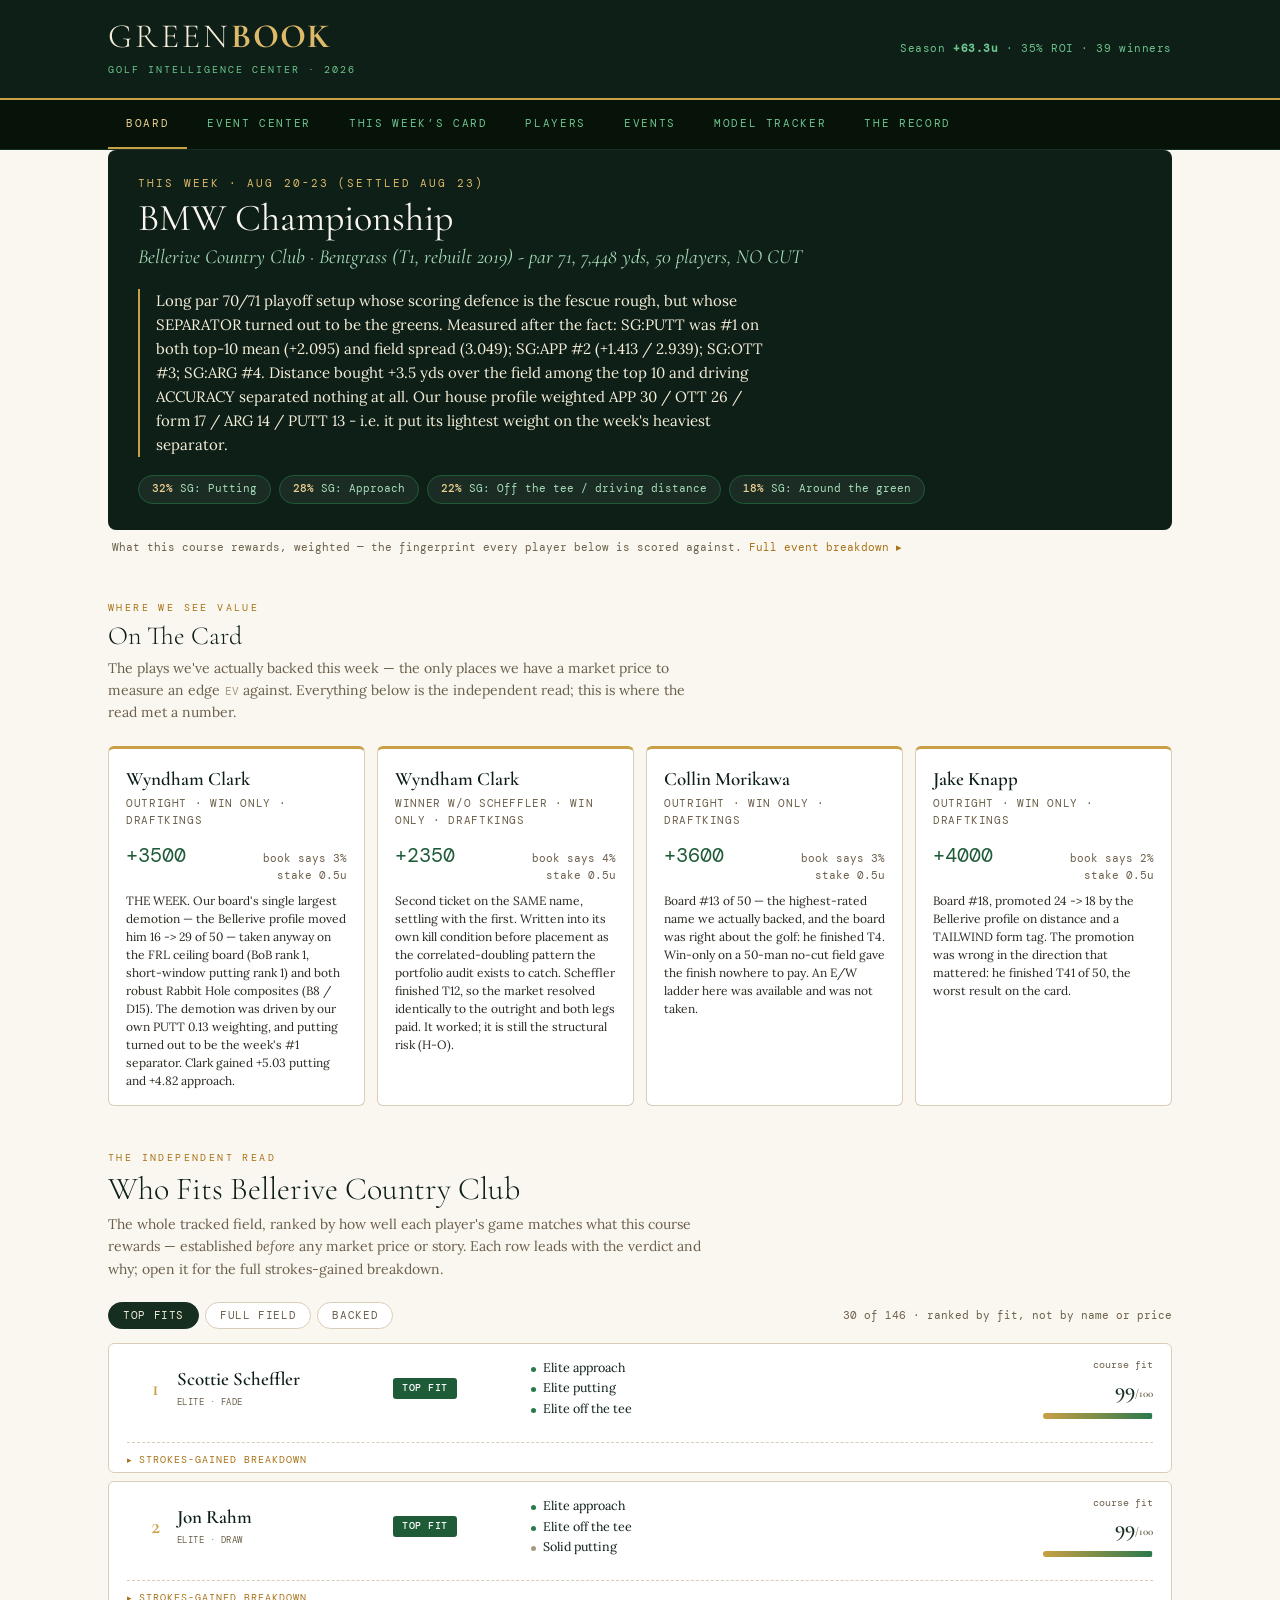
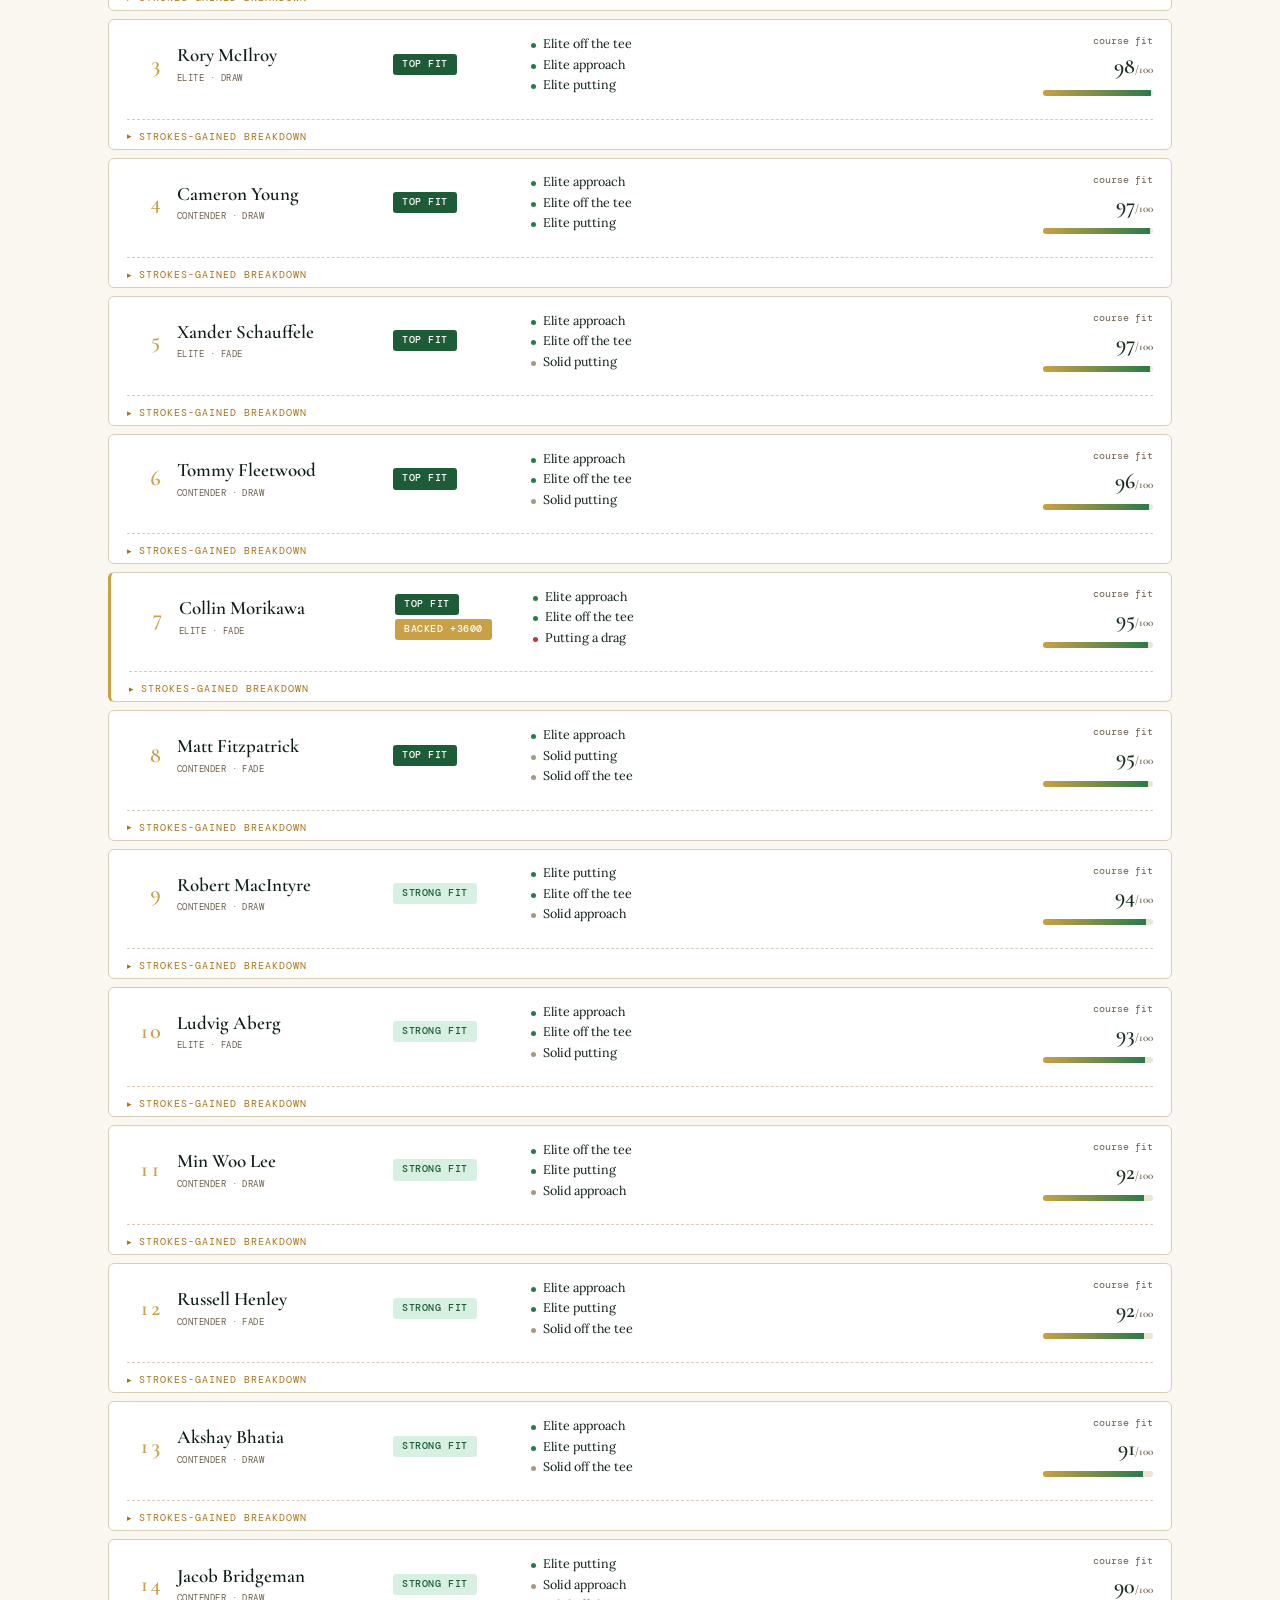
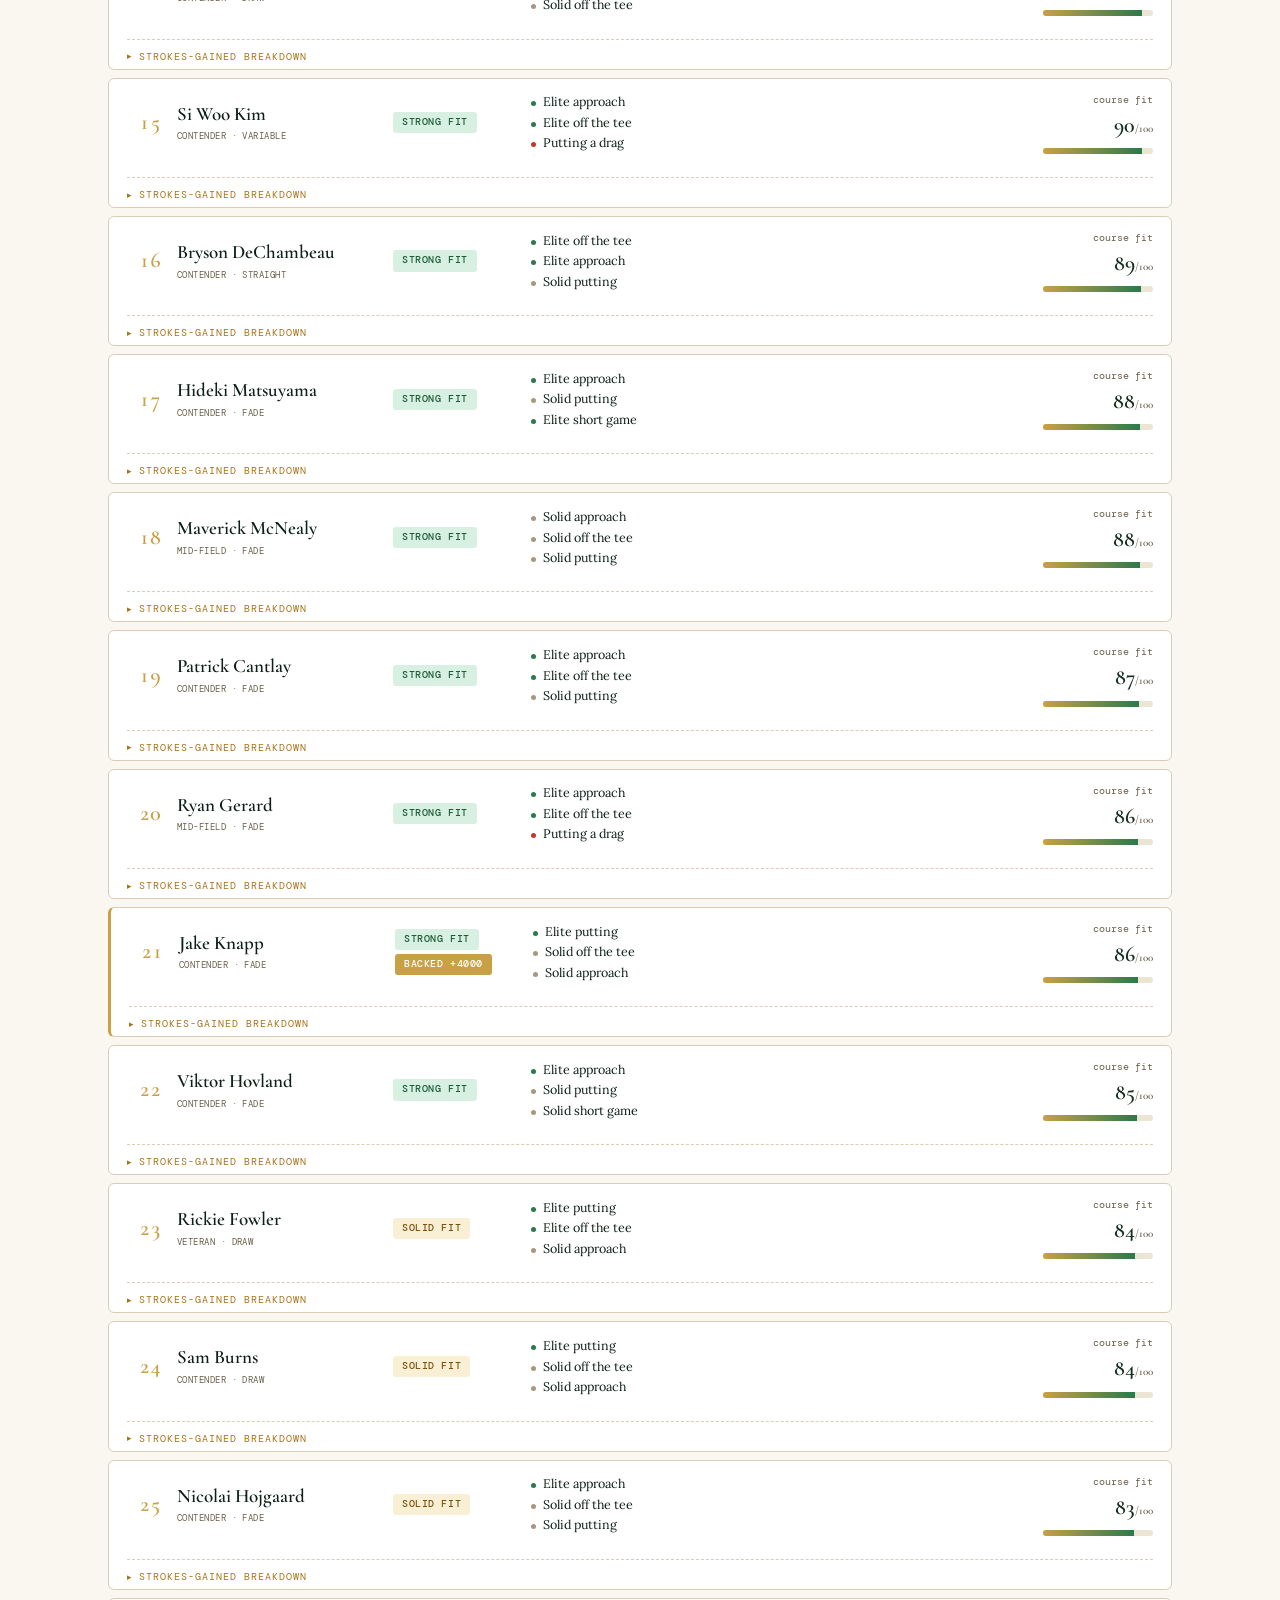
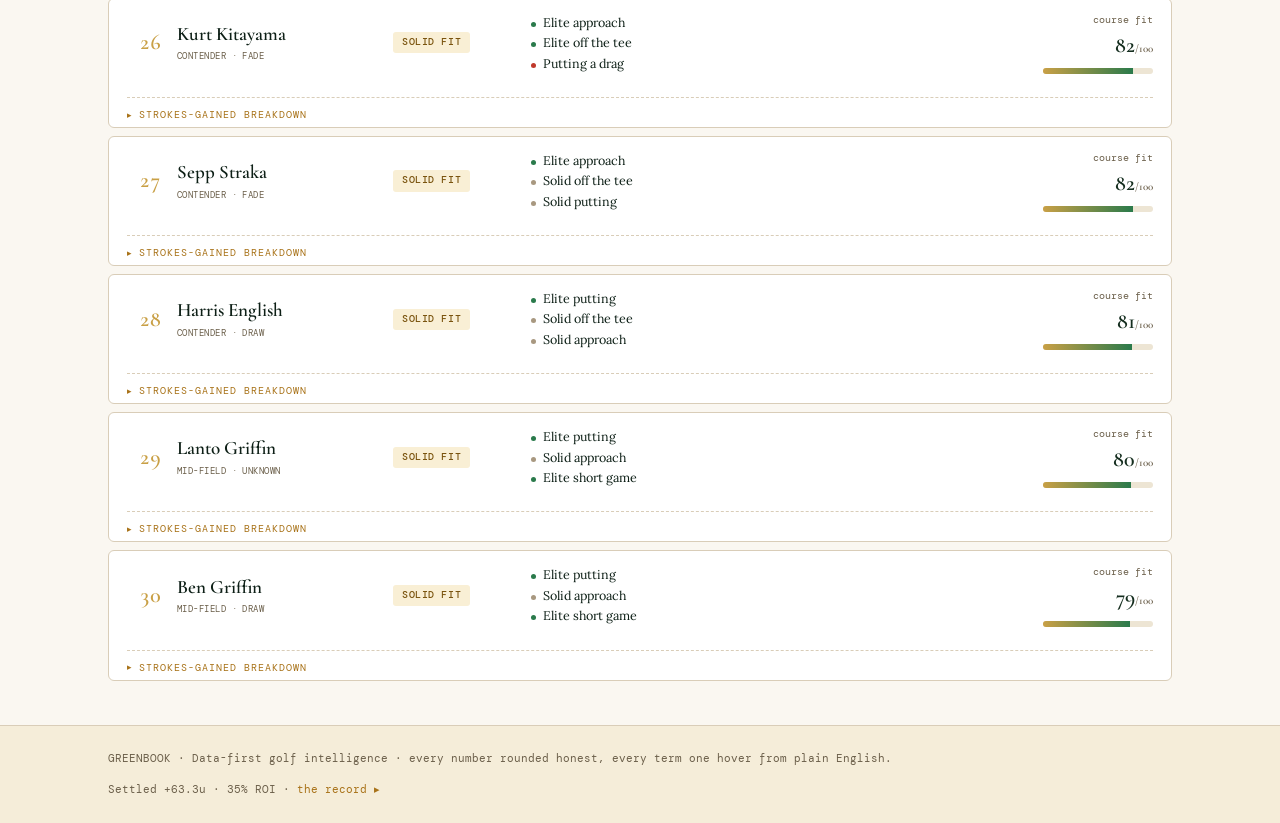
<file: index.html>
<!doctype html>
<html lang="en">
<head>
<meta charset="utf-8">
<meta name="viewport" content="width=device-width, initial-scale=1">
<title>Greenbook — The Board</title>
<link rel="preconnect" href="https://fonts.googleapis.com">
<link rel="preconnect" href="https://fonts.gstatic.com" crossorigin>
<link href="https://fonts.googleapis.com/css2?family=Cormorant+Garamond:ital,wght@0,300;0,400;0,600;0,700;1,400&family=DM+Mono:ital,wght@0,300;0,400;0,500&family=Lora:ital,wght@0,400;0,600;1,400&display=swap" rel="stylesheet">
<link rel="stylesheet" href="greenbook.css?v=211">
<style>
  /* Board-specific */
  .dna { background:var(--green-800); color:var(--cream-100); border-radius:8px; padding:26px 30px; margin-bottom:10px; }
  .dna .ev-when { font-family:var(--font-mono); font-size:10.5px; letter-spacing:.2em; text-transform:uppercase; color:var(--brass-400); }
  .dna h1 { font-family:var(--font-display); font-weight:400; font-size:38px; line-height:1.05; margin:6px 0 2px; color:var(--cream-50); text-wrap:balance; }
  .dna .ev-course { font-family:var(--font-display); font-size:20px; color:var(--green-200); font-style:italic; }
  .dna .read1 { font-size:15px; line-height:1.6; color:var(--cream-100); max-width:70ch; margin:16px 0 4px; border-left:2px solid var(--brass-500); padding-left:16px; }
  .dna .rewards { display:flex; gap:8px; flex-wrap:wrap; margin-top:18px; }
  .dna .rw { background:rgba(255,255,255,.06); border:1px solid var(--green-600); border-radius:20px; padding:5px 13px; font-family:var(--font-mono); font-size:10.5px; color:var(--green-200); }
  .dna .rw b { color:var(--brass-300); font-weight:500; }

  .cardstrip { display:grid; grid-template-columns:repeat(auto-fit,minmax(240px,1fr)); gap:12px; margin-top:14px; }
  .play { background:#fff; border:1px solid var(--cream-300); border-top:3px solid var(--brass-500); border-radius:6px; padding:15px 17px; }
  .play .pn { font-family:var(--font-display); font-size:19px; font-weight:600; color:var(--green-800); }
  .play .pmk { font-family:var(--font-mono); font-size:10.5px; color:var(--cream-700); text-transform:uppercase; letter-spacing:.06em; margin:2px 0 9px; }
  .play .prow { display:flex; justify-content:space-between; align-items:baseline; margin-bottom:8px; }
  .play .odds { font-family:var(--font-mono); font-size:20px; color:var(--green-600); }
  .play .imp { font-family:var(--font-mono); font-size:10.5px; color:var(--cream-700); text-align:right; }
  .play .th { font-size:12px; line-height:1.5; color:var(--cream-900); }

  .filters { display:flex; gap:6px; align-items:center; flex-wrap:wrap; margin-bottom:14px; }
  .fbtn { font-family:var(--font-mono); font-size:10.5px; letter-spacing:.06em; text-transform:uppercase; padding:6px 14px; border:1px solid var(--cream-300); border-radius:20px; background:#fff; color:var(--cream-700); cursor:pointer; }
  .fbtn.on { background:var(--green-700); color:var(--cream-100); border-color:var(--green-700); }
  .fcount { font-family:var(--font-mono); font-size:11px; color:var(--cream-700); margin-left:auto; }

  .brow { background:#fff; border:1px solid var(--cream-300); border-radius:6px; margin-bottom:8px; overflow:hidden; transition:box-shadow .14s,border-color .14s; }
  .brow:hover { box-shadow:0 3px 16px -8px rgba(13,31,22,.4); border-color:var(--brass-400); }
  .brow.backed { border-left:3px solid var(--brass-500); }
  .btop { display:grid; grid-template-columns:34px 200px 122px 1fr 128px; gap:16px; align-items:center; padding:13px 18px; }
  .brank { font-family:var(--font-display); font-size:22px; font-weight:600; color:var(--brass-500); text-align:right; font-variant-numeric:tabular-nums; }
  .bname a { font-family:var(--font-display); font-size:19px; font-weight:600; color:var(--green-800); text-decoration:none; line-height:1.05; }
  .bname a:hover { color:var(--brass-600); }
  .btier { font-family:var(--font-mono); font-size:9px; letter-spacing:.05em; text-transform:uppercase; color:var(--cream-700); margin-top:2px; }
  .bchips { display:flex; flex-direction:column; gap:4px; align-items:flex-start; }
  .breas { display:flex; flex-direction:column; gap:3px; }
  .breas .r { font-size:12.5px; line-height:1.4; display:flex; gap:7px; align-items:baseline; }
  .breas .r::before { content:""; width:5px; height:5px; border-radius:50%; flex:none; margin-top:6px; }
  .breas .r.good::before { background:var(--good); } .breas .r.bad::before { background:var(--bad); } .breas .r.neutral::before { background:var(--cream-500); }
  .bfit { text-align:right; }
  .bfit .fitv { font-family:var(--font-display); font-size:22px; font-weight:600; color:var(--green-700); }
  .bfit .fitv small { font-size:11px; color:var(--cream-700); }
  .bfit .fitbar { width:110px; height:6px; background:var(--cream-200); border-radius:4px; overflow:hidden; margin:5px 0 0 auto; }
  .bfit .fitbar > div { height:100%; background:linear-gradient(90deg,var(--brass-500),var(--green-500)); }
  .bexp { padding:0 18px; }
  .bexp .grid { display:grid; grid-template-columns:1fr 1fr; gap:18px 26px; padding:6px 0 16px; }
  @media (max-width:760px){ .btop{ grid-template-columns:28px 1fr; row-gap:10px; } .bchips{ flex-direction:row; } .breas,.bfit{ grid-column:1/-1; text-align:left; } .bfit .fitbar{ margin-left:0; } .bexp .grid{ grid-template-columns:1fr; } }
</style>
</head>
<body>
<div id="gb-head"></div>

<main class="wrap">

  <!-- COURSE DNA — course first, names second (anti-anchoring) -->
  <section class="sec">
    <div id="dnaHost"></div>
  </section>

  <!-- OUR CARD — where market data exists, show the real edge -->
  <section class="sec">
    <div class="sec-label">Where We See Value</div>
    <div class="sec-title" style="font-size:26px">On The Card</div>
    <div class="sec-sub">The plays we've actually backed this week — the only places we have a market price to measure an <span class="lab">edge <span class="tech">EV</span></span> against. Everything below is the independent read; this is where the read met a number.</div>
    <div class="cardstrip" id="cardHost"></div>
  </section>

  <!-- THE BOARD — field ranked by course fit -->
  <section class="sec">
    <div class="sec-label">The Independent Read</div>
    <div class="sec-title" id="boardTitle">Who Fits This Course</div>
    <div class="sec-sub">The whole tracked field, ranked by how well each player's game matches what this course rewards — established <em>before</em> any market price or story. Each row leads with the verdict and why; open it for the full strokes-gained breakdown.</div>
    <div class="filters">
      <button class="fbtn on" data-f="top">Top Fits</button>
      <button class="fbtn" data-f="all">Full Field</button>
      <button class="fbtn" data-f="backed">Backed</button>
      <span class="fcount" id="boardCount"></span>
    </div>
    <div id="boardHost"></div>
  </section>

</main>
<div id="gb-foot"></div>

<script src="data.js?v=210"></script>
<script src="tournament-data.js?v=210"></script>
<script src="settled-data.js?v=210"></script>
<script src="tools-data.js?v=210"></script>
<script src="player-kb.js?v=210"></script>
<script src="greenbook-core.js?v=211"></script>
<script>
GB.mountChrome('board');
(function(){
  /* Most recent event with capital on it. The TOUR Championship (Aug 27-30) was scanned but never
     carded, so the BMW stays the board's subject until a card is placed. Keep in step with CURRENT_INTEL. */
  const EV='bmwchampionship';
  const t = (typeof TOURNAMENT_DATA!=='undefined') ? TOURNAMENT_DATA[EV] : null;
  const CI = (typeof CURRENT_INTEL!=='undefined') ? CURRENT_INTEL : null;
  if(!t){ document.getElementById('dnaHost').innerHTML='<div class="card">No event data.</div>'; return; }

  /* ---- course DNA ---- */
  const fp = t.fingerprint||[];
  const topDemands = fp.slice().sort((a,b)=>(b.weight||0)-(a.weight||0)).slice(0,4);
  const read1 = CI ? CI.fingerprint : ((t.narrative&&t.narrative.description||'').split('. ').slice(0,2).join('. '));
  document.getElementById('dnaHost').innerHTML = `<div class="dna">
    <div class="ev-when">This Week · ${CI?CI.dates:''}</div>
    <h1>${GB.scrub(t.name.replace(' 2026',''))}</h1>
    <div class="ev-course">${GB.scrub(t.course)} · ${GB.scrub((CI&&CI.surface)||t.archetype)}</div>
    <div class="read1">${GB.scrub(read1)}</div>
    <div class="rewards">${topDemands.map(d=>`<span class="rw"><b>${Math.round((d.weight||0)*100)}%</b> ${GB.scrub(d.stat)}</span>`).join('')}</div>
  </div>
  <div style="font-family:var(--font-mono);font-size:10.5px;color:var(--cream-700);margin-top:10px;padding-left:4px">What this course rewards, weighted — the fingerprint every player below is scored against. <a href="events.html?ev=${EV}" style="color:var(--brass-600);text-decoration:none">Full event breakdown ▸</a></div>`;

  /* Board heading follows the event, so repointing EV can never leave a stale course name on screen. */
  const bt=document.getElementById('boardTitle');
  if(bt) bt.textContent='Who Fits '+t.course;

  /* ---- our card ---- */
  const card = (typeof BMW_CARD!=='undefined') ? BMW_CARD : [];
  document.getElementById('cardHost').innerHTML = card.map(b=>{
    const imp = GB.impliedPct(b.odds);
    const g = GB.findPlayer(b.player);
    const link = g ? `player.html?p=${encodeURIComponent(g.name)}` : null;
    return `<div class="play">
      <div class="pn">${link?`<a href="${link}" style="text-decoration:none;color:inherit">${GB.scrub(b.player)}</a>`:GB.scrub(b.player)}</div>
      <div class="pmk">${GB.scrub(b.market)} · ${GB.scrub(b.terms)} · ${b.book}</div>
      <div class="prow"><div class="odds">${b.odds}</div><div class="imp">book says ${imp}%<br>stake ${GB.ustk(b.stake)}</div></div>
      <div class="th">${GB.scrub(b.comp)}</div></div>`;
  }).join('') || '<div class="muted" style="font-family:var(--font-mono);font-size:12px">No open plays.</div>';

  /* ---- the board ---- */
  const ranked = GB.eventFitField(EV);
  const backedNames = new Set(card.map(b=>{ const g=GB.findPlayer(b.player); return g?g.name:b.player; }));
  const cardOdds = {}; card.forEach(b=>{ const g=GB.findPlayer(b.player); const n=g?g.name:b.player; if(!cardOdds[n]&&b.market==='Outright') cardOdds[n]=b.odds; });

  const sgLine = (key,g)=>{ const p=GB.FIELD?GB.FIELD.pct(key,g[key]):null;
    return GB.mbar(GB.label(key), p, `${GB.sg(g[key])} ${GB.pctPill(p)}`); };

  function rowHtml(e){
    const g=e.g, v=GB.verdict(e.fitPct), rs=GB.reasons(e);
    const backed = backedNames.has(g.name);
    return `<div class="brow ${backed?'backed':''}">
      <div class="btop">
        <div class="brank">${e.rank}</div>
        <div class="bname"><a href="player.html?p=${encodeURIComponent(g.name)}">${GB.scrub(g.name)}</a><div class="btier">${g.tier||''}${g.shape?` · ${g.shape}`:''}</div></div>
        <div class="bchips">${GB.chip(v.label, v.cls)}${backed?GB.chip('Backed '+(cardOdds[g.name]||''),'backed'):''}</div>
        <div class="breas">${rs.map(r=>`<div class="r ${r.t}">${r.s}</div>`).join('')||'<div class="r neutral">Middle of the field for this setup</div>'}</div>
        <div class="bfit"><div style="font-family:var(--font-mono);font-size:10px;color:var(--cream-700)">course fit</div><div class="fitv">${e.fitPct}<small>/100</small></div><div class="fitbar"><div style="width:${e.fitPct}%"></div></div></div>
      </div>
      <div class="bexp"><details class="disc"><summary>Strokes-gained breakdown</summary>
        <div class="grid">
          <div>${sgLine('app',g)}${sgLine('ott',g)}${sgLine('arg',g)}${sgLine('putt',g)}</div>
          <div style="font-size:12.5px;color:var(--cream-900);line-height:1.55">
            <div style="font-family:var(--font-mono);font-size:9px;color:var(--green-600);letter-spacing:.08em">STRENGTHS</div>${GB.scrub(g.strengths||'—')}
            <div style="font-family:var(--font-mono);font-size:9px;color:var(--scarlet);letter-spacing:.08em;margin-top:8px">WEAKNESSES</div>${GB.scrub(g.weaknesses||'—')}
            <div style="margin-top:10px"><a href="player.html?p=${encodeURIComponent(g.name)}" style="font-family:var(--font-mono);font-size:10px;letter-spacing:.08em;text-transform:uppercase;color:var(--brass-600);text-decoration:none">Full player page ▸</a></div>
          </div>
        </div>
      </details></div>
    </div>`;
  }

  let filter='top';
  const host=document.getElementById('boardHost');
  function render(){
    let rows = ranked;
    if(filter==='top') rows=ranked.slice(0,30);
    else if(filter==='backed') rows=ranked.filter(e=>backedNames.has(e.g.name));
    host.innerHTML = rows.map(rowHtml).join('');
    document.getElementById('boardCount').textContent = `${rows.length} of ${ranked.length} · ranked by fit, not by name or price`;
  }
  document.querySelector('.filters').addEventListener('click',e=>{ const b=e.target.closest('.fbtn'); if(!b)return;
    document.querySelectorAll('.fbtn').forEach(x=>x.classList.remove('on')); b.classList.add('on'); filter=b.dataset.f; render(); });
  render();
})();
</script>
</body>
</html>
</file>
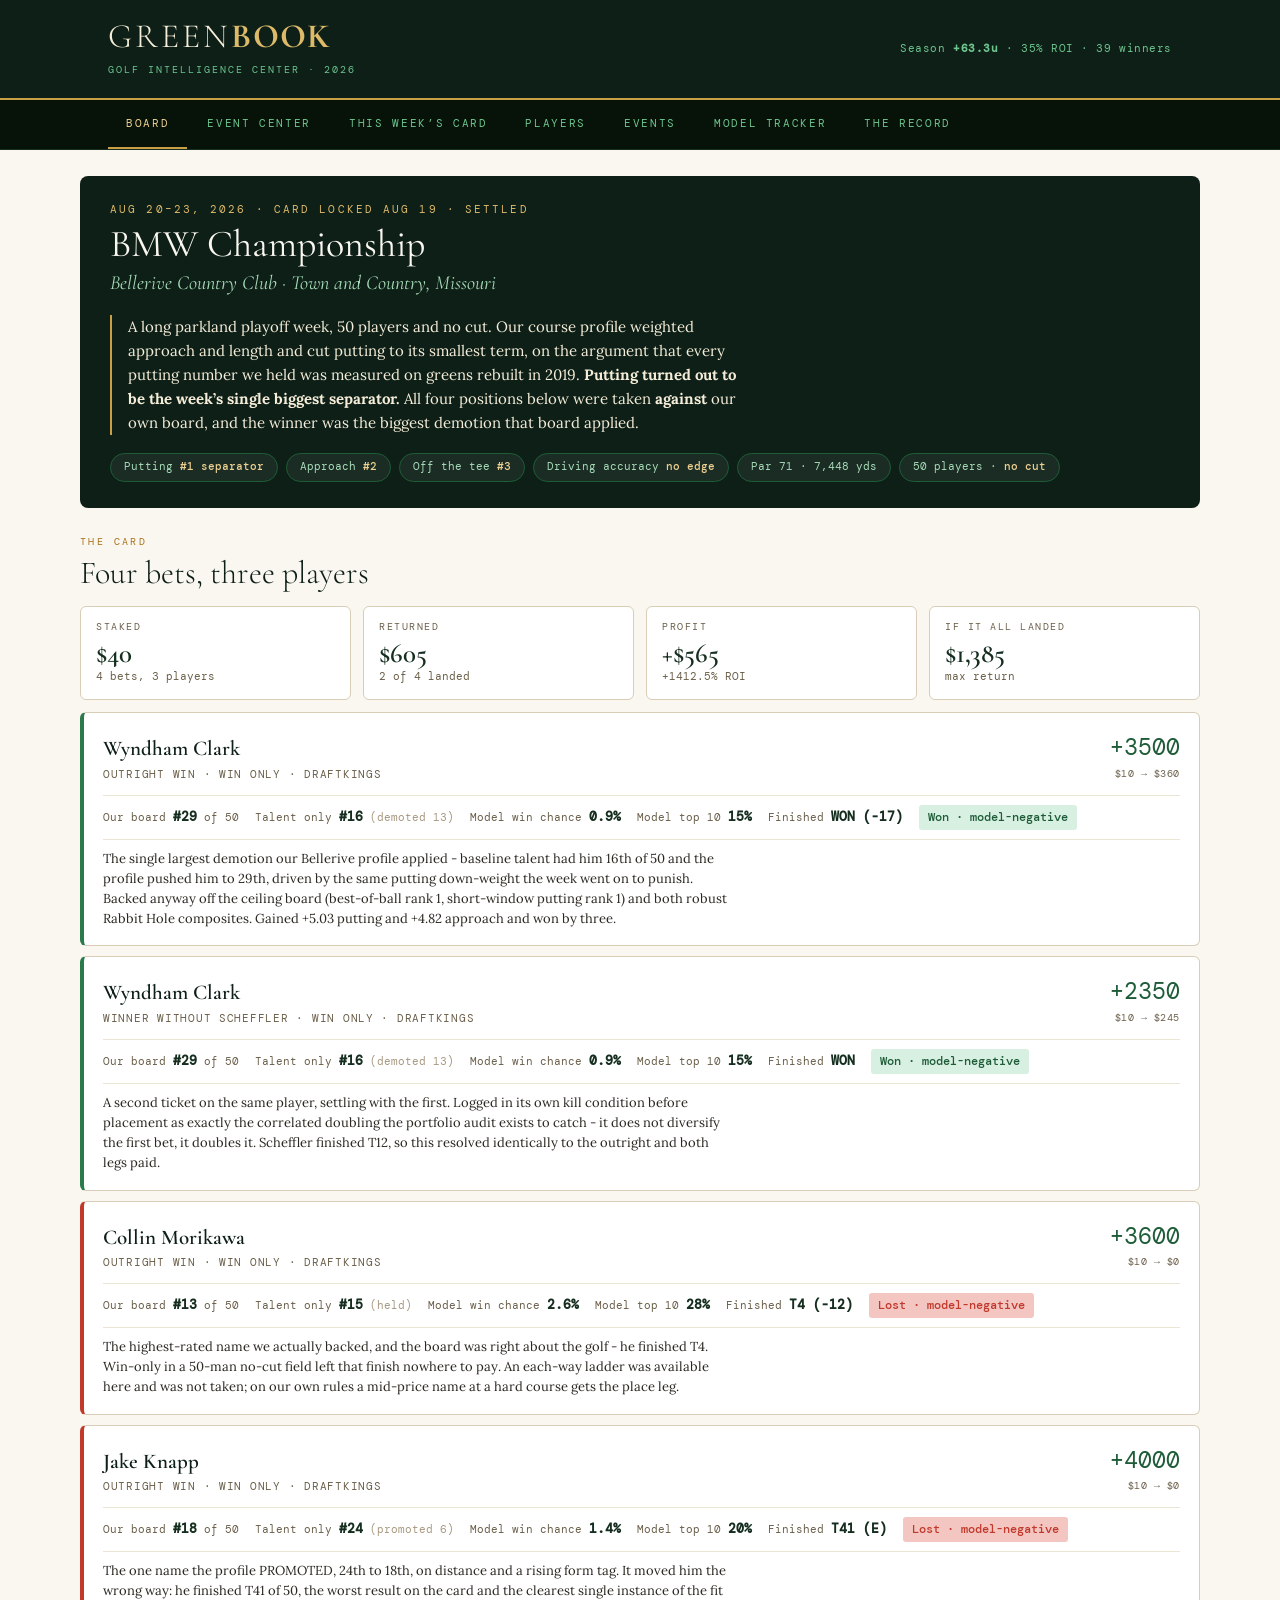
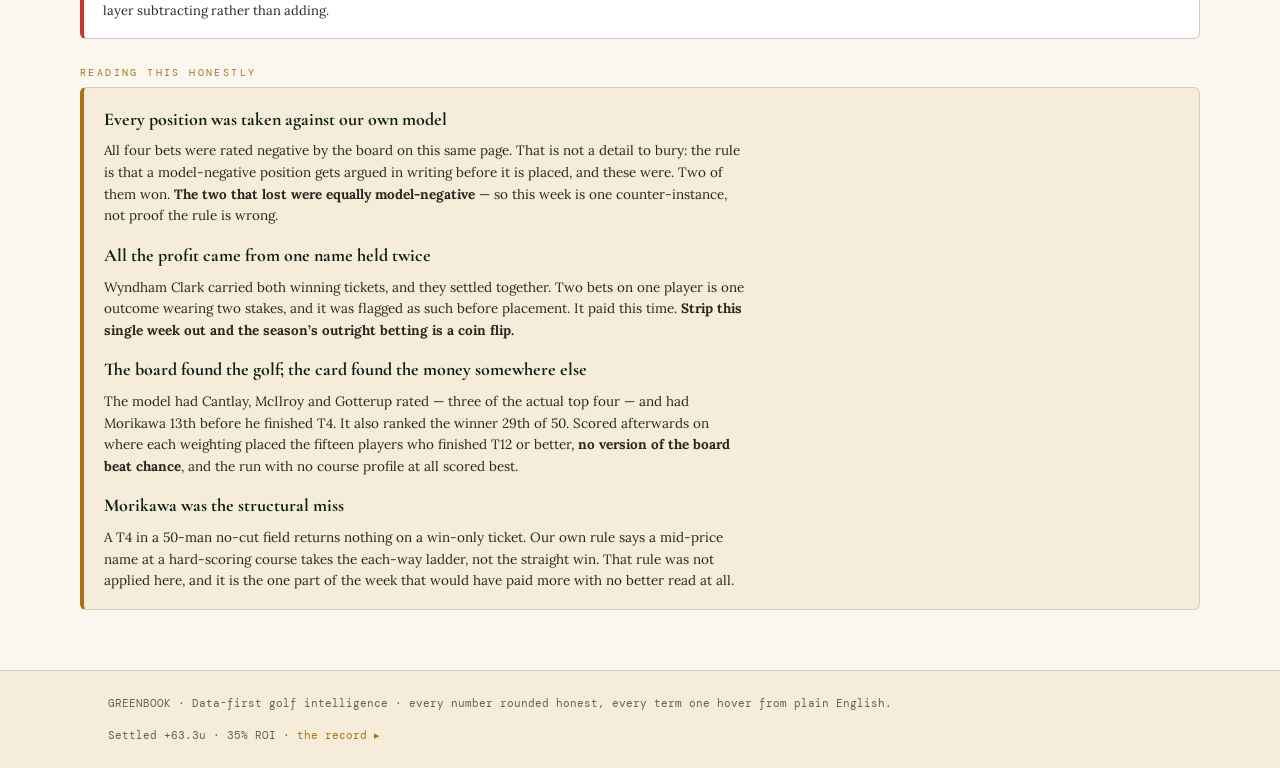
<file: card.html>
<!doctype html>
<html lang="en">
<head>
<meta charset="utf-8">
<meta name="viewport" content="width=device-width, initial-scale=1">
<title>Greenbook &mdash; BMW Championship Card</title>
<link rel="preconnect" href="https://fonts.googleapis.com">
<link rel="preconnect" href="https://fonts.gstatic.com" crossorigin>
<link href="https://fonts.googleapis.com/css2?family=Cormorant+Garamond:ital,wght@0,300;0,400;0,600;0,700;1,400&family=DM+Mono:ital,wght@0,300;0,400;0,500&family=Lora:ital,wght@0,400;0,600;1,400&display=swap" rel="stylesheet">
<link rel="stylesheet" href="greenbook.css?v=211">
<style>
  .dna { background:var(--green-800); color:var(--cream-100); border-radius:8px; padding:26px 30px; }
  .dna .ev-when { font-family:var(--font-mono); font-size:10.5px; letter-spacing:.2em; text-transform:uppercase; color:var(--brass-400); }
  .dna h1 { font-family:var(--font-display); font-weight:400; font-size:38px; line-height:1.05; margin:6px 0 2px; color:var(--cream-50); text-wrap:balance; }
  .dna .ev-course { font-family:var(--font-display); font-size:20px; color:var(--green-200); font-style:italic; }
  .dna .read1 { font-size:15px; line-height:1.6; color:var(--cream-100); max-width:70ch; margin:16px 0 4px; border-left:2px solid var(--brass-500); padding-left:16px; }
  .dna .rewards { display:flex; gap:8px; flex-wrap:wrap; margin-top:18px; }
  .dna .rw { background:rgba(255,255,255,.06); border:1px solid var(--green-600); border-radius:20px; padding:5px 13px; font-family:var(--font-mono); font-size:10.5px; color:var(--green-200); }
  .dna .rw b { color:var(--brass-300); font-weight:500; }

  .tot { display:grid; grid-template-columns:repeat(auto-fit,minmax(132px,1fr)); gap:12px; margin:16px 0 4px; }
  .tot .t { background:#fff; border:1px solid var(--cream-300); border-radius:6px; padding:13px 15px; }
  .tot .tl { font-family:var(--font-mono); font-size:9.5px; letter-spacing:.16em; text-transform:uppercase; color:var(--cream-700); }
  .tot .tv { font-family:var(--font-display); font-size:27px; font-weight:600; color:var(--green-700); line-height:1.15; margin-top:3px; }
  .tot .ts { font-family:var(--font-mono); font-size:10.5px; color:var(--cream-700); }

  .bets { display:flex; flex-direction:column; gap:10px; margin-top:12px; }
  .bet { background:#fff; border:1px solid var(--cream-300); border-left:4px solid var(--brass-500); border-radius:6px; padding:16px 19px; }
  .bet.neg { border-left-color:var(--scarlet); }
  .bet.hot { border-left-color:var(--green-500); }
  .bh { display:flex; justify-content:space-between; align-items:baseline; gap:14px; flex-wrap:wrap; }
  .bn { font-family:var(--font-display); font-size:21px; font-weight:600; color:var(--green-800); }
  .bm { font-family:var(--font-mono); font-size:10.5px; text-transform:uppercase; letter-spacing:.07em; color:var(--cream-700); margin-top:1px; }
  .bo { font-family:var(--font-mono); font-size:23px; color:var(--green-600); text-align:right; white-space:nowrap; }
  .bo small { display:block; font-size:10px; color:var(--cream-700); letter-spacing:.05em; }
  .bstat { display:flex; gap:16px; flex-wrap:wrap; align-items:center; margin:11px 0 9px; padding:9px 0; border-top:1px solid var(--cream-200); border-bottom:1px solid var(--cream-200); }
  .bstat div { font-family:var(--font-mono); font-size:11px; color:var(--cream-700); }
  .bstat b { color:var(--green-700); font-size:13px; }
  .bnote { font-size:13px; line-height:1.55; color:var(--cream-900); max-width:78ch; }
  .evp { font-family:var(--font-mono); font-size:12px; font-weight:500; padding:3px 9px; border-radius:3px; white-space:nowrap; }
  .evp.up { background:var(--green-100); color:var(--green-600); }
  .evp.dn { background:var(--scarlet-light); color:var(--scarlet); }
  .evp.mid { background:var(--cream-200); color:var(--cream-700); }

  .cav { background:var(--cream-100); border:1px solid var(--cream-300); border-left:4px solid var(--brass-600); border-radius:6px; padding:17px 20px; }
  .cav h4 { font-family:var(--font-display); font-size:18px; color:var(--green-800); margin:0 0 7px; }
  .cav h4+p { margin-top:0; }
  .cav p { font-size:13.5px; line-height:1.6; color:var(--cream-900); margin:0 0 14px; max-width:80ch; }
  .cav p:last-child { margin-bottom:0; }
  @media(max-width:640px){ .bo{text-align:left} .dna h1{font-size:29px} }
</style>
</head>
<body>
<div id="gb-head"></div>
<main class="wrap" style="padding:26px 0 60px; display:flex; flex-direction:column; gap:26px;">

  <section class="dna">
    <div class="ev-when">Aug 20&ndash;23, 2026 &middot; card locked Aug 19 &middot; SETTLED</div>
    <h1>BMW Championship</h1>
    <div class="ev-course">Bellerive Country Club &middot; Town and Country, Missouri</div>
    <p class="read1">A long parkland playoff week, 50 players and no cut. Our course profile weighted approach
      and length and cut putting to its smallest term, on the argument that every putting number we held was
      measured on greens rebuilt in 2019. <b>Putting turned out to be the week&rsquo;s single biggest separator.</b>
      All four positions below were taken <b>against</b> our own board, and the winner was the biggest demotion
      that board applied.</p>
    <div class="rewards">
      <span class="rw">Putting <b>#1 separator</b></span>
      <span class="rw">Approach <b>#2</b></span>
      <span class="rw">Off the tee <b>#3</b></span>
      <span class="rw">Driving accuracy <b>no edge</b></span>
      <span class="rw">Par 71 &middot; 7,448 yds</span>
      <span class="rw">50 players &middot; <b>no cut</b></span>
    </div>
  </section>

  <section>
    <div class="sec-label">The card</div>
    <h2 class="sec-title">Four bets, three players</h2>
    <div class="tot" id="totals"></div>
    <div class="bets" id="bets"></div>
  </section>

  <section>
    <div class="sec-label">Reading this honestly</div>
    <div class="cav">
      <h4>Every position was taken against our own model</h4>
      <p>All four bets were rated negative by the board on this same page. That is not a detail to bury: the
        rule is that a model-negative position gets argued in writing before it is placed, and these were.
        Two of them won. <b>The two that lost were equally model-negative</b> &mdash; so this week is one
        counter-instance, not proof the rule is wrong.</p>
      <h4>All the profit came from one name held twice</h4>
      <p>Wyndham Clark carried both winning tickets, and they settled together. Two bets on one player is one
        outcome wearing two stakes, and it was flagged as such before placement. It paid this time.
        <b>Strip this single week out and the season&rsquo;s outright betting is a coin flip.</b></p>
      <h4>The board found the golf; the card found the money somewhere else</h4>
      <p>The model had Cantlay, McIlroy and Gotterup rated &mdash; three of the actual top four &mdash; and had
        Morikawa 13th before he finished T4. It also ranked the winner 29th of 50. Scored afterwards on where
        each weighting placed the fifteen players who finished T12 or better, <b>no version of the board beat
        chance</b>, and the run with no course profile at all scored best.</p>
      <h4>Morikawa was the structural miss</h4>
      <p>A T4 in a 50-man no-cut field returns nothing on a win-only ticket. Our own rule says a mid-price name
        at a hard-scoring course takes the each-way ladder, not the straight win. That rule was not applied
        here, and it is the one part of the week that would have paid more with no better read at all.</p>
    </div>
  </section>
</main>
<div id="gb-foot"></div>

<script src="data.js?v=210"></script>
<script src="greenbook-core.js?v=211"></script>
<script id="cardpayload" type="application/json">[{"num": 1, "player": "Wyndham Clark", "market": "Outright win", "terms": "Win only", "book": "DraftKings", "odds": "+3500", "stake": 10, "ret": 360, "ev": "model-negative", "rank": 29, "base": 16, "win": 0.9, "t10": 15, "finish": "WON (-17)", "won": true, "note": "The single largest demotion our Bellerive profile applied - baseline talent had him 16th of 50 and the profile pushed him to 29th, driven by the same putting down-weight the week went on to punish. Backed anyway off the ceiling board (best-of-ball rank 1, short-window putting rank 1) and both robust Rabbit Hole composites. Gained +5.03 putting and +4.82 approach and won by three."}, {"num": 2, "player": "Wyndham Clark", "market": "Winner without Scheffler", "terms": "Win only", "book": "DraftKings", "odds": "+2350", "stake": 10, "ret": 245, "ev": "model-negative", "rank": 29, "base": 16, "win": 0.9, "t10": 15, "finish": "WON", "won": true, "note": "A second ticket on the same player, settling with the first. Logged in its own kill condition before placement as exactly the correlated doubling the portfolio audit exists to catch - it does not diversify the first bet, it doubles it. Scheffler finished T12, so this resolved identically to the outright and both legs paid."}, {"num": 3, "player": "Collin Morikawa", "market": "Outright win", "terms": "Win only", "book": "DraftKings", "odds": "+3600", "stake": 10, "ret": 370, "ev": "model-negative", "rank": 13, "base": 15, "win": 2.6, "t10": 28, "finish": "T4 (-12)", "won": false, "note": "The highest-rated name we actually backed, and the board was right about the golf - he finished T4. Win-only in a 50-man no-cut field left that finish nowhere to pay. An each-way ladder was available here and was not taken; on our own rules a mid-price name at a hard course gets the place leg."}, {"num": 4, "player": "Jake Knapp", "market": "Outright win", "terms": "Win only", "book": "DraftKings", "odds": "+4000", "stake": 10, "ret": 410, "ev": "model-negative", "rank": 18, "base": 24, "win": 1.4, "t10": 20, "finish": "T41 (E)", "won": false, "note": "The one name the profile PROMOTED, 24th to 18th, on distance and a rising form tag. It moved him the wrong way: he finished T41 of 50, the worst result on the card and the clearest single instance of the fit layer subtracting rather than adding."}]</script>
<script>
(function(){
  if (typeof GB !== 'undefined' && GB.mountChrome) GB.mountChrome('board');
  var D = JSON.parse(document.getElementById('cardpayload').textContent);
  function esc(s){ return String(s).replace(/[&<>"]/g, function(c){
    return {'&':'&amp;','<':'&lt;','>':'&gt;','"':'&quot;'}[c]; }); }
  var stake = D.reduce(function(a,b){ return a+b.stake; }, 0);
  var ret   = D.reduce(function(a,b){ return a+b.ret; }, 0);
  var seen = {}; D.forEach(function(b){ seen[b.player] = 1; });
  var players = Object.keys(seen).length;

  var won = D.filter(function(b){ return b.won; });
  var back = won.reduce(function(a,b){ return a+b.ret; }, 0);

  document.getElementById('totals').innerHTML = [
    ['Staked', '$'+stake, D.length+' bets, '+players+' players'],
    ['Returned', '$'+back.toLocaleString(), won.length+' of '+D.length+' landed'],
    ['Profit', '+$'+(back-stake).toLocaleString(), '+'+Math.round((back-stake)/stake*1000)/10+'% ROI'],
    ['If it all landed', '$'+ret.toLocaleString(), 'max return']
  ].map(function(t){
    return '<div class="t"><div class="tl">'+t[0]+'</div><div class="tv">'+t[1]+'</div><div class="ts">'+t[2]+'</div></div>';
  }).join('');

  document.getElementById('bets').innerHTML = D.map(function(b){
    var cls  = b.won ? 'hot' : 'neg';
    var move = b.base - b.rank;
    var moveTxt = move >= 5 ? ('promoted ' + move) : move <= -5 ? ('demoted ' + Math.abs(move)) : 'held';
    var terms = (b.terms && b.terms !== '—') ? (' &middot; ' + esc(b.terms)) : '';
    return '<div class="bet ' + cls + '">' +
      '<div class="bh"><div><div class="bn">' + esc(b.player) + '</div>' +
        '<div class="bm">' + esc(b.market) + terms + ' &middot; ' + esc(b.book) + '</div></div>' +
        '<div class="bo">' + esc(b.odds) + '<small>$' + b.stake + ' &rarr; $' + (b.won ? b.ret : 0) + '</small></div></div>' +
      '<div class="bstat">' +
        '<div>Our board <b>#' + b.rank + '</b> of 50</div>' +
        '<div>Talent only <b>#' + b.base + '</b> <span style="color:var(--cream-500)">(' + moveTxt + ')</span></div>' +
        '<div>Model win chance <b>' + b.win + '%</b></div>' +
        '<div>Model top 10 <b>' + b.t10 + '%</b></div>' +
        '<div>Finished <b>' + esc(b.finish) + '</b></div>' +
        '<span class="evp ' + (b.won ? 'up' : 'dn') + '">' + (b.won ? 'Won' : 'Lost') + ' &middot; ' + esc(b.ev) + '</span>' +
      '</div>' +
      '<div class="bnote">' + esc(b.note) + '</div></div>';
  }).join('');
})();
</script>
</body>
</html>
</file>
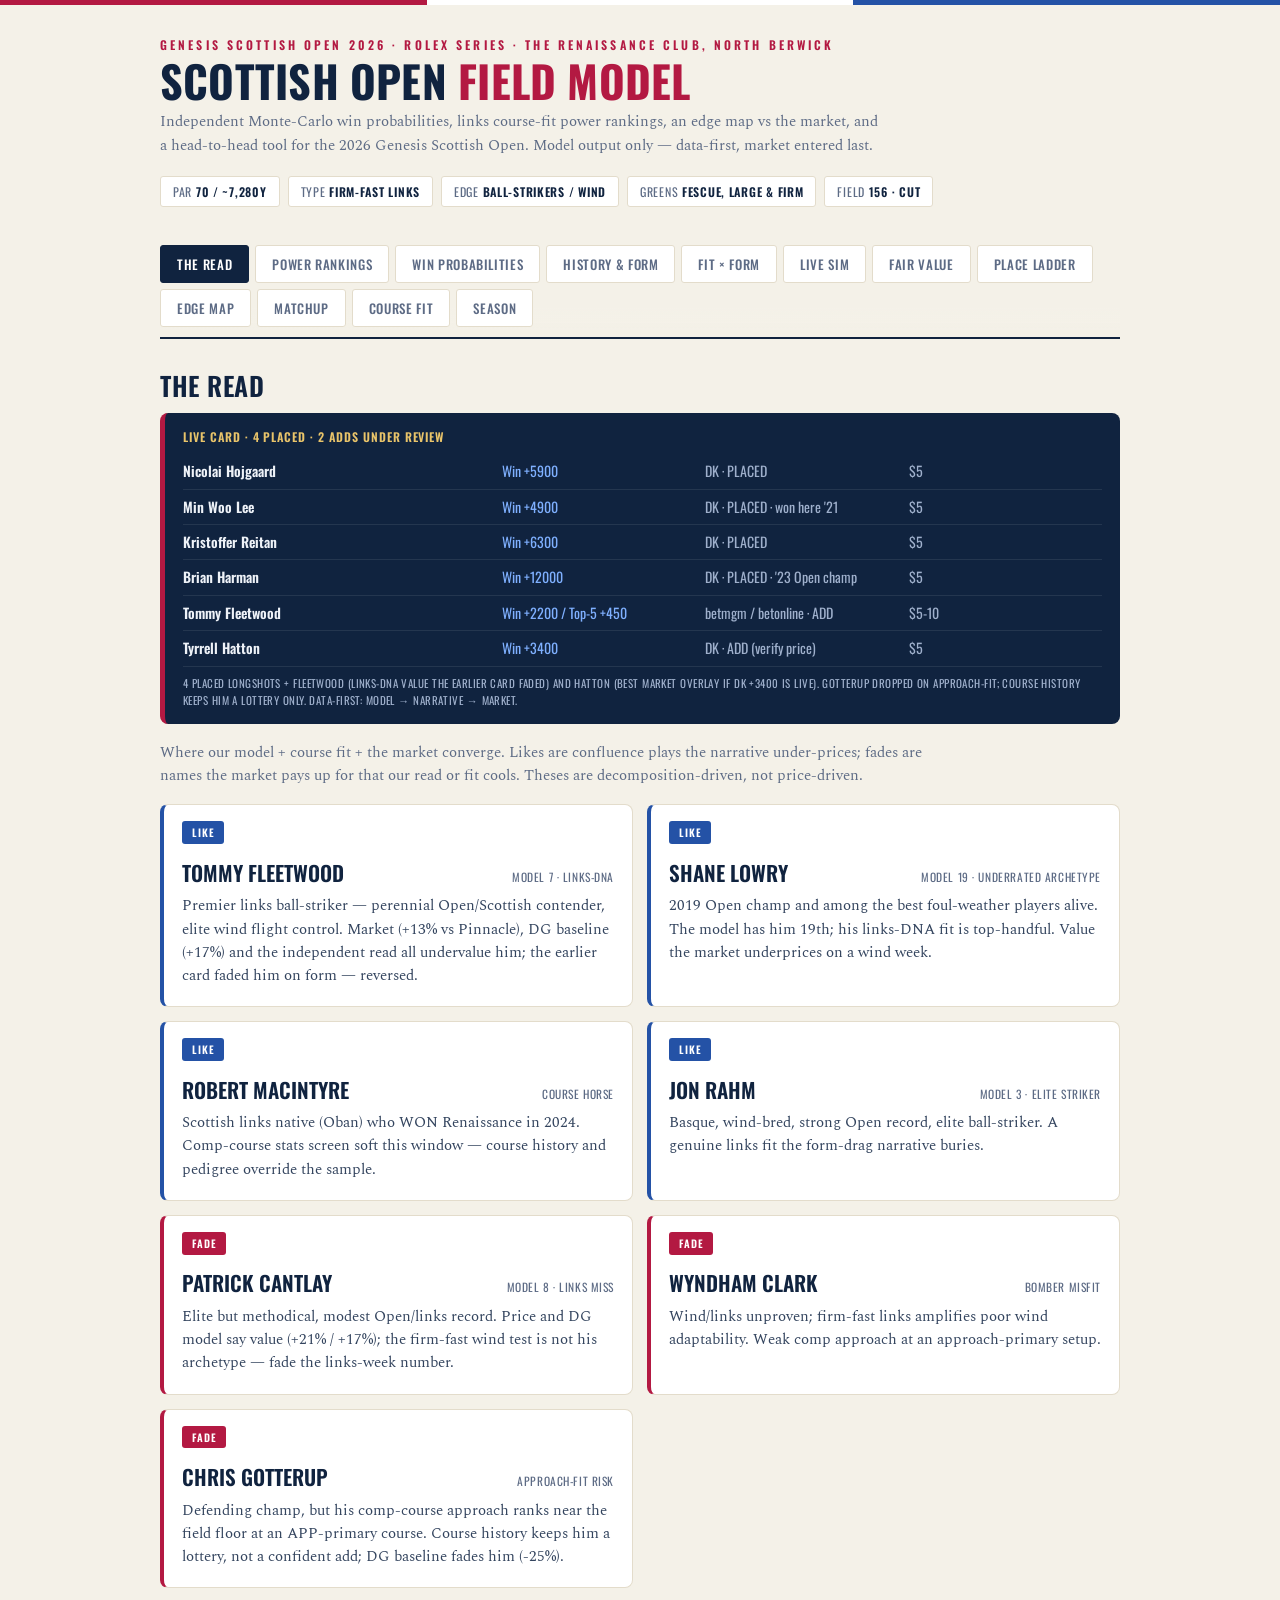
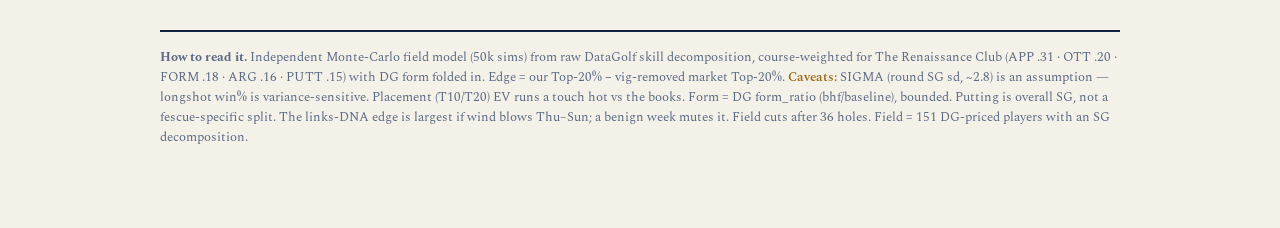
<file: field-model.html>
<!DOCTYPE html><html lang="en"><head><meta charset="utf-8">
<meta name="viewport" content="width=device-width,initial-scale=1">
<title>Scottish Open Field Model &#183; 2026</title>
<link rel="preconnect" href="https://fonts.googleapis.com"><link rel="preconnect" href="https://fonts.gstatic.com" crossorigin>
<link href="https://fonts.googleapis.com/css2?family=Oswald:wght@400;500;600;700&family=Spectral:ital,wght@0,400;0,500;0,600;1,400&display=swap" rel="stylesheet">
<style>
:root{--bg:#f4f1e8;--panel:#fff;--line:#e3dccb;--ink:#10233f;--mut:#5d6b85;--navy:#10233f;--blue:#2452a6;--red:#b31942;--red2:#8a1230;--disp:'Oswald',"Arial Narrow",sans-serif;--body:'Spectral',Georgia,serif}
*{box-sizing:border-box}body{margin:0;background:var(--bg);color:var(--ink);font-family:var(--body);font-size:16px;line-height:1.6}
.flagbar{height:5px;background:linear-gradient(90deg,var(--red) 0 33.34%,#fff 33.34% 66.66%,var(--blue) 66.66% 100%)}
.wrap{max-width:1000px;margin:0 auto;padding:0 20px 80px}
header{padding:30px 0 4px}
.kicker{font-family:var(--disp);letter-spacing:.26em;text-transform:uppercase;font-size:12px;color:var(--red);font-weight:600}
header h1{font-family:var(--disp);font-weight:700;margin:5px 0 8px;font-size:44px;line-height:.98;letter-spacing:.005em;color:var(--navy);text-transform:uppercase}
header h1 span{color:var(--red)}
header .sub{color:var(--mut);font-size:15px;max-width:720px}
.chips{margin:18px 0 2px;display:flex;flex-wrap:wrap;gap:8px}
.dna{font-family:var(--disp);text-transform:uppercase;letter-spacing:.06em;background:#fff;border:1px solid var(--line);border-radius:3px;padding:5px 12px;font-size:12px;color:var(--mut)}
.dna b{color:var(--navy);font-weight:600}
nav.tabs{position:sticky;top:0;z-index:9;display:flex;flex-wrap:wrap;gap:6px;margin:22px 0 26px;padding:10px 0;background:linear-gradient(180deg,var(--bg) 72%,rgba(244,241,232,0));border-bottom:2px solid var(--navy)}
.tab{font-family:var(--disp);text-transform:uppercase;letter-spacing:.05em;background:#fff;border:1px solid var(--line);color:var(--mut);border-radius:3px;padding:8px 16px;font-size:13px;font-weight:500;cursor:pointer;transition:.15s}
.tab:hover{color:var(--navy);border-color:var(--navy)}.tab.on{background:var(--navy);color:#fff;border-color:var(--navy)}
.panel-view{display:none}.panel-view.on{display:block;animation:fade .2s}@keyframes fade{from{opacity:0}to{opacity:1}}
h2{font-family:var(--disp);text-transform:uppercase;letter-spacing:.02em;font-weight:600;font-size:26px;margin:0 0 4px;color:var(--navy)}
.cap{color:var(--mut);font-size:14.5px;margin:0 0 16px;max-width:800px}
table{width:100%;border-collapse:collapse;font-size:14px}
thead th{font-family:var(--disp);text-transform:uppercase;letter-spacing:.05em;background:var(--navy);color:#cdd7e8;text-align:left;padding:10px 8px;font-size:11.5px;font-weight:500;position:sticky;top:0;cursor:pointer;user-select:none}
thead th.r{text-align:right}thead th:hover{color:#fff}
tbody td{padding:7px 8px;border-bottom:1px solid #ece7da}
tbody tr:nth-child(odd) td{background:#faf8f1}
td.r{text-align:right;font-variant-numeric:tabular-nums;font-family:var(--disp)}
td.b{font-family:var(--disp);font-weight:600;color:var(--red)}
.mut{color:var(--mut)}td.pos{color:var(--blue);font-weight:600}td.neg{color:var(--red);font-weight:600}
tbody tr:hover td{background:#eef2f8}
.tablewrap{max-height:600px;overflow:auto;border:1px solid var(--line);border-radius:6px;margin-top:8px}
.fit{font-family:var(--disp);font-size:11.5px;letter-spacing:.03em;color:#9a6a16}
.tw{color:var(--blue);font-weight:700;font-family:var(--disp);font-size:11px}.hw{color:var(--red);font-weight:700;font-family:var(--disp);font-size:11px}
.brow{display:flex;align-items:center;gap:13px;padding:7px 0;border-bottom:1px solid #ece7da}
.brk{font-family:var(--disp);width:30px;text-align:right;font-weight:700;color:var(--red);font-size:17px}
.bnm{width:200px;flex:none;font-size:14.5px;font-weight:500}
.btrack{position:relative;flex:1;height:18px;background:#eae5d8;border-radius:2px}
.bbar{position:absolute;left:0;top:0;bottom:0;border-radius:2px;background:linear-gradient(90deg,var(--navy),var(--blue))}
.bval{font-family:var(--disp);width:48px;text-align:right;font-size:13px;color:var(--navy);font-variant-numeric:tabular-nums}
.readgrid{display:grid;grid-template-columns:1fr 1fr;gap:14px;margin-top:10px}@media(max-width:680px){.readgrid{grid-template-columns:1fr}}
.readcard{background:var(--panel);border:1px solid var(--line);border-radius:8px;padding:15px 18px 16px}
.readcard.like{border-left:4px solid var(--blue)}.readcard.fade{border-left:4px solid var(--red)}
.rtag{font-family:var(--disp);text-transform:uppercase;letter-spacing:.08em;font-size:10.5px;font-weight:600;color:#fff;background:var(--blue);display:inline-block;padding:3px 10px;border-radius:3px}
.readcard.fade .rtag{background:var(--red)}
.rhead{display:flex;align-items:baseline;justify-content:space-between;gap:10px;margin:10px 0 2px}
.rname{font-family:var(--disp);text-transform:uppercase;font-size:21px;font-weight:600;color:var(--navy)}
.rrk{font-family:var(--disp);font-size:11.5px;color:var(--mut);text-transform:uppercase;letter-spacing:.05em}
.rthesis{font-size:14.5px;color:#33445e;margin:6px 0 2px}
.scatterbox{background:var(--panel);border:1px solid var(--line);border-radius:6px;padding:14px}
.scatter .grid{stroke:#e6e0d1;stroke-width:1}.scatter .diag{stroke:var(--navy);stroke-width:1.2;stroke-dasharray:5 5;opacity:.45}
.scatter text{font-family:var(--disp)}.axt{fill:#9aa2b4;font-size:11px}.axlab{fill:var(--navy);font-size:12px;letter-spacing:.05em}
.ptlab{fill:var(--navy);font-size:10.5px;font-weight:600}
.fpt{width:100%}.fpt td{padding:9px 8px;border-bottom:1px solid #ece7da;vertical-align:top}
.sk{font-family:var(--disp);text-transform:uppercase;letter-spacing:.03em;font-size:12.5px;color:var(--red);font-weight:600;white-space:nowrap;width:130px}
.fo{font-family:var(--disp);font-weight:600;color:var(--navy);font-size:14.5px;width:140px}.g{color:var(--mut);font-size:13.5px}
.mpick{display:flex;align-items:center;gap:14px;flex-wrap:wrap;margin:6px 0 18px}
.msel{appearance:none;-webkit-appearance:none;font-family:var(--disp);text-transform:uppercase;letter-spacing:.03em;font-size:14px;font-weight:500;color:var(--navy);background:#fff;border:1.5px solid var(--navy);border-radius:5px;padding:11px 16px;min-width:230px;cursor:pointer}
.mvs{font-family:var(--disp);text-transform:uppercase;color:var(--red);font-weight:700;font-size:15px}
.mcmp{display:grid;grid-template-columns:1fr 1fr;gap:16px}@media(max-width:680px){.mcmp{grid-template-columns:1fr}}
.pcard{background:var(--panel);border:1px solid var(--line);border-radius:6px;padding:16px 18px}
.pcard.fav{border-color:var(--blue);box-shadow:inset 0 0 0 1px var(--blue)}
.pcard .pn{font-family:var(--disp);text-transform:uppercase;font-size:21px;font-weight:600;color:var(--navy)}
.pcard .pr{font-family:var(--disp);color:var(--red);font-size:11.5px;text-transform:uppercase;letter-spacing:.06em;margin-bottom:12px}
.prob{display:flex;gap:16px;flex-wrap:wrap;margin-bottom:12px;padding-bottom:10px;border-bottom:1px solid #ece7da}
.prob .k{font-family:var(--disp);font-size:10px;color:var(--mut);text-transform:uppercase;letter-spacing:.05em}
.prob .vv{font-family:var(--disp);font-size:21px;color:var(--navy);font-weight:600}
.skill{margin:9px 0}.skill .sl{display:flex;justify-content:space-between;font-family:var(--disp);text-transform:uppercase;font-size:11px;color:var(--mut);margin-bottom:3px}.skill .sl b{color:var(--navy)}
.dvg{position:relative;height:13px;background:#eae5d8;border-radius:2px}.dvg .mid{position:absolute;left:50%;top:-3px;bottom:-3px;width:1px;background:#b9b09a}.dvg .fp{position:absolute;top:0;bottom:0;border-radius:2px}
.verdict{font-family:var(--disp);background:var(--navy);color:#eef2f8;border-radius:6px;padding:13px 18px;margin-bottom:16px;font-size:17px;border-left:5px solid var(--red)}
.verdict .vlab{text-transform:uppercase;letter-spacing:.12em;font-size:10.5px;color:#9fb0cc;display:block;margin-bottom:2px}.verdict b{color:#fff}
.simctl{display:flex;align-items:center;gap:14px;flex-wrap:wrap;margin:4px 0 10px}
.simbtn{font-family:var(--disp);text-transform:uppercase;letter-spacing:.05em;font-size:12px;color:#fff;background:var(--red);border:none;border-radius:4px;padding:8px 16px;cursor:pointer}.simbtn.sec{background:#fff;color:var(--navy);border:1px solid var(--navy)}
.simstat{font-family:var(--disp);text-transform:uppercase;font-size:13px;color:var(--navy)}.simstat b{color:var(--red);font-size:16px}
.lb td.pos{font-family:var(--disp);font-weight:600;color:var(--mut);width:42px}.lb td.tp{font-family:var(--disp);font-weight:700}.lb .tp.under{color:var(--blue)}.lb .tp.over{color:var(--red)}.lb .tp.even{color:var(--mut)}
.lb .leadrow td{background:rgba(233,196,106,.22)!important}
footer{margin-top:42px;color:var(--mut);font-size:12.5px;border-top:2px solid var(--navy);padding-top:16px}
.warn{color:#9a6a16;font-weight:600}
.posbox{background:var(--navy);color:#eef2f8;border-radius:8px;padding:14px 18px;margin:6px 0 18px;border-left:5px solid var(--red)}
.posttl{font-family:var(--disp);text-transform:uppercase;letter-spacing:.08em;font-size:12px;color:#e9c46a;font-weight:600;margin-bottom:8px}
.posrow{display:grid;grid-template-columns:1.6fr 1fr 1fr 1fr;gap:10px;padding:6px 0;border-bottom:1px solid #24364f;font-family:var(--disp);font-size:14px}
.posrow:last-of-type{border-bottom:none}.posn{font-weight:600}.posm{color:#7fb0ff}.posb,.poss{color:#9fb0cc}
.posfoot{font-family:var(--disp);text-transform:uppercase;letter-spacing:.04em;font-size:11px;color:#9fb0cc;margin-top:8px}
.betdot{color:#e9c46a;font-weight:700}
</style></head><body>
<div class="flagbar"></div><div class="wrap">
<header>
<div class="kicker">Genesis Scottish Open 2026 &#183; Rolex Series &#183; The Renaissance Club, North Berwick</div>
<h1>Scottish Open <span>Field Model</span></h1>
<div class="sub">Independent Monte-Carlo win probabilities, links course-fit power rankings, an edge map vs the market, and a head-to-head tool for the 2026 Genesis Scottish Open. Model output only &mdash; data-first, market entered last.</div>
<div class="chips"><span class="dna">Par <b>70 / ~7,280y</b></span><span class="dna">Type <b>Firm-fast links</b></span><span class="dna">Edge <b>Ball-strikers / wind</b></span><span class="dna">Greens <b>Fescue, large &amp; firm</b></span><span class="dna">Field <b>156 &#183; cut</b></span></div>
</header>
<nav class="tabs">
<button class="tab on" data-t="read">The Read</button>
<button class="tab" data-t="ranks">Power Rankings</button>
<button class="tab" data-t="probs">Win Probabilities</button>
<button class="tab" data-t="hist">History &amp; Form</button>
<button class="tab" data-t="ff">Fit &times; Form</button>
<button class="tab" data-t="sim">Live Sim</button>
<button class="tab" data-t="value">Fair Value</button>
<button class="tab" data-t="ladder">Place Ladder</button>
<button class="tab" data-t="edge">Edge Map</button>
<button class="tab" data-t="match">Matchup</button>
<button class="tab" data-t="fit">Course Fit</button>
<button class="tab" data-t="season">Season</button>
</nav>

<div class="panel-view on" id="v-read">
<h2>The Read</h2>
<div class="posbox"><div class="posttl">Live card &middot; 4 placed &middot; 2 adds under review</div><div class="posrow"><div class="posn">Nicolai Hojgaard</div><div class="posm">Win +5900</div><div class="posb">DK &middot; PLACED</div><div class="poss">$5</div></div><div class="posrow"><div class="posn">Min Woo Lee</div><div class="posm">Win +4900</div><div class="posb">DK &middot; PLACED &middot; won here '21</div><div class="poss">$5</div></div><div class="posrow"><div class="posn">Kristoffer Reitan</div><div class="posm">Win +6300</div><div class="posb">DK &middot; PLACED</div><div class="poss">$5</div></div><div class="posrow"><div class="posn">Brian Harman</div><div class="posm">Win +12000</div><div class="posb">DK &middot; PLACED &middot; '23 Open champ</div><div class="poss">$5</div></div><div class="posrow"><div class="posn">Tommy Fleetwood</div><div class="posm">Win +2200 / Top-5 +450</div><div class="posb">betmgm / betonline &middot; ADD</div><div class="poss">$5-10</div></div><div class="posrow"><div class="posn">Tyrrell Hatton</div><div class="posm">Win +3400</div><div class="posb">DK &middot; ADD (verify price)</div><div class="poss">$5</div></div><div class="posfoot">4 placed longshots + Fleetwood (links-DNA value the earlier card faded) and Hatton (best market overlay IF DK +3400 is live). Gotterup dropped on approach-fit; course history keeps him a lottery only. Data-first: model &rarr; narrative &rarr; market.</div></div>
<p class="cap">Where our model + course fit + the market converge. Likes are confluence plays the narrative under-prices; fades are names the market pays up for that our read or fit cools. Theses are decomposition-driven, not price-driven.</p>
<div class="readgrid"><div class="readcard like"><span class="rtag">Like</span><div class="rhead"><div class="rname">Tommy Fleetwood</div><div class="rrk">Model 7 &#183; links-DNA</div></div><div class="rthesis">Premier links ball-striker &mdash; perennial Open/Scottish contender, elite wind flight control. Market (+13% vs Pinnacle), DG baseline (+17%) and the independent read all undervalue him; the earlier card faded him on form &mdash; reversed.</div></div><div class="readcard like"><span class="rtag">Like</span><div class="rhead"><div class="rname">Shane Lowry</div><div class="rrk">Model 19 &#183; underrated archetype</div></div><div class="rthesis">2019 Open champ and among the best foul-weather players alive. The model has him 19th; his links-DNA fit is top-handful. Value the market underprices on a wind week.</div></div><div class="readcard like"><span class="rtag">Like</span><div class="rhead"><div class="rname">Robert MacIntyre</div><div class="rrk">Course horse</div></div><div class="rthesis">Scottish links native (Oban) who WON Renaissance in 2024. Comp-course stats screen soft this window &mdash; course history and pedigree override the sample.</div></div><div class="readcard like"><span class="rtag">Like</span><div class="rhead"><div class="rname">Jon Rahm</div><div class="rrk">Model 3 &#183; elite striker</div></div><div class="rthesis">Basque, wind-bred, strong Open record, elite ball-striker. A genuine links fit the form-drag narrative buries.</div></div><div class="readcard fade"><span class="rtag">Fade</span><div class="rhead"><div class="rname">Patrick Cantlay</div><div class="rrk">Model 8 &#183; links miss</div></div><div class="rthesis">Elite but methodical, modest Open/links record. Price and DG model say value (+21% / +17%); the firm-fast wind test is not his archetype &mdash; fade the links-week number.</div></div><div class="readcard fade"><span class="rtag">Fade</span><div class="rhead"><div class="rname">Wyndham Clark</div><div class="rrk">Bomber misfit</div></div><div class="rthesis">Wind/links unproven; firm-fast links amplifies poor wind adaptability. Weak comp approach at an approach-primary setup.</div></div><div class="readcard fade"><span class="rtag">Fade</span><div class="rhead"><div class="rname">Chris Gotterup</div><div class="rrk">Approach-fit risk</div></div><div class="rthesis">Defending champ, but his comp-course approach ranks near the field floor at an APP-primary course. Course history keeps him a lottery, not a confident add; DG baseline fades him (-25%).</div></div></div>
</div>

<div class="panel-view" id="v-ranks">
<h2>Power Rankings</h2>
<p class="cap">Our independent Monte-Carlo model (50k sims) on course-weighted DG skill + DG form. Click any header to sort. Fit tags from raw SG z-scores on the skills River Highlands rewards.</p>
<div class="tablewrap"><table id="rt"><thead><tr>
<th class="r" data-k="r">Rk</th><th data-k="n">Player</th><th class="r" data-k="pred">Proj SG</th>
<th class="r" data-k="win">Win%</th><th class="r" data-k="t10">T10%</th><th class="r" data-k="t20">T20%</th><th class="r" data-k="cons">Cons</th>
<th data-k="fit">Fit (APP/ARG/PUTT)</th><th class="r" data-k="dsg">7d &Delta;SG</th><th data-k="ft">Form</th></tr></thead><tbody></tbody></table></div>
<p class="cap" style="margin-top:10px"><b>Cons</b> = average rank across 5 independent models (comp-course 6mo &amp; 5yr, Betsperts A &amp; B, Klos/Noonan). Blue = our model is more bullish than consensus; red = more bearish. Big gaps either way are where our read diverges from the field of models.</p>
</div>

<div class="panel-view" id="v-ladder">
<h2>Place Ladder &#183; best market to attack</h2>
<p class="cap">For each player, our model&rsquo;s EV in the win, top-10 and top-20 markets at the best book price. The highest +EV market is highlighted &mdash; often the lower-variance placement, not the win. Sorted by best available edge. Only the markets the board prices are shown.</p>
<div class="tablewrap"><table id="lt"><thead><tr>
<th data-k="n">Player</th>
<th class="r" data-k="evw">Win EV</th><th class="r mut" data-k="winpx2">px</th>
<th class="r" data-k="ev10">T10 EV</th><th class="r mut" data-k="t10px2">px</th>
<th class="r" data-k="ev20">T20 EV</th><th class="r mut" data-k="t20px2">px</th>
<th data-k="best">Best market</th></tr></thead><tbody></tbody></table></div>
</div>

<div class="panel-view" id="v-hist">
<h2>Course History &#183; Recent Form</h2>
<p class="cap">Left: finish at The Renaissance Club by year (green = strong, red = poor, grey = did not play). Right: this season&rsquo;s last-5 and last-10 scoring-average finish. Course history is a HIGH-value signal here &mdash; recent champions repeat the flight-control links archetype. Sorted by course-history average; toggle to model rank.</p>
<div class="simctl"><button class="simbtn sec" id="hsortCH">Sort: course history</button><button class="simbtn sec" id="hsortRk">Sort: model rank</button></div>
<div class="scatterbox" id="heat" style="overflow:auto"></div>
</div>

<div class="panel-view" id="v-ff">
<h2>Fit &times; Form</h2>
<p class="cap">X = course-fit / talent (projected SG). Y = form (DG form-ratio z, TAILWIND up). <b>Top-right = in-form players who fit the course</b> &mdash; the model&rsquo;s sweet spot. Blue = we rate above the market (value); red = market higher (fade). Hover a dot for the name.</p>
<div class="scatterbox" id="ffmap"></div>
</div>

<div class="panel-view" id="v-probs">
<h2>Win Probabilities</h2>
<p class="cap">Model win probability, top 28. Bars to scale.</p>
<div class="scatterbox" id="probbars"></div>
</div>

<div class="panel-view" id="v-sim">
<h2>Live Simulation</h2>
<p class="cap">One simulated 72-hole tournament drawn from each player&rsquo;s projected SG and variance &mdash; refresh to redraw. &ldquo;Run 10k&rdquo; tallies win% over many sims (your browser, not pre-baked). No cut (signature event).</p>
<div class="simctl"><button class="simbtn" id="redraw">Redraw tournament</button><button class="simbtn sec" id="run10k">Run 10,000 sims</button><span class="simstat" id="simstat"></span></div>
<div class="tablewrap"><table class="lb" id="lbt"><thead><tr><th class="r">Pos</th><th>Player</th><th class="r">Score</th><th class="r">SG/rd</th></tr></thead><tbody></tbody></table></div>
</div>

<div class="panel-view" id="v-value">
<h2>Fair Value &#183; model vs market</h2>
<p class="cap">Our model probability vs the vig-removed market, with best-book price and the edge. Positive edge (blue) = we rate him higher than the price. EV is our model&rsquo;s, not DG&rsquo;s. Sortable.</p>
<div class="tablewrap"><table id="vt"><thead><tr>
<th data-k="n">Player</th><th class="r" data-k="win">Win%</th><th class="r" data-k="mwin">MktWin%</th>
<th class="r" data-k="t20">T20%</th><th class="r" data-k="mt20">MktT20%</th><th class="r" data-k="edge">T20 Edge</th>
<th class="r" data-k="winpxn">Win px</th><th class="r" data-k="t20px">T20 px</th></tr></thead><tbody></tbody></table></div>
</div>

<div class="panel-view" id="v-edge">
<h2>Edge Map &#183; model vs market</h2>
<p class="cap">Each dot = a player. X = vig-removed market Top-20%; Y = our model Top-20%. Above the dashed line = we rate him higher than the price (value); below = market higher (fade).</p>
<div class="scatterbox" id="edgemap"></div>
</div>

<div class="panel-view" id="v-match">
<h2>Head-to-Head</h2>
<p class="cap">Pick two players to compare model probabilities and the SG skill profile (z-scores). The favorite is highlighted.</p>
<div class="mpick"><select class="msel" id="mA"></select><span class="mvs">vs</span><select class="msel" id="mB"></select></div>
<div id="mout"></div>
</div>

<div class="panel-view" id="v-fit">
<h2>Course Fit &#183; The Renaissance Club</h2>
<p class="cap">The fingerprint our model is weighted to. Model weights: APP .31 &#183; OTT .20 &#183; FORM .18 &#183; ARG .16 &#183; PUTT .15.</p>
<div class="scatterbox"><table class="fpt"><tbody><tr><td class="sk">SG: APP</td><td class="fo">Primary differentiator</td><td class="g">Long-iron control into big, firm, undulating fescue greens. Elite approach is the recurring winner trait.</td></tr><tr><td class="sk">OTT / Length</td><td class="fo">Placement &gt; power</td><td class="g">Firm-fast fescue rewards flight and control; the fescue right is genuinely penal. Not a bomber's track.</td></tr><tr><td class="sk">Wind</td><td class="fo">The overriding variable</td><td class="g">Coastal East Lothian. 20+ mph turns it into survival (2022: -7). Flight control and adaptability decide the week.</td></tr><tr><td class="sk">SG: ARG</td><td class="fo">Matters in wind</td><td class="g">Closely-mown links surrounds; imaginative short game around the big greens separates in a breeze.</td></tr><tr><td class="sk">SG: PUTT</td><td class="fo">Modest</td><td class="g">Large undulating fescue greens &mdash; lag/speed control, not a make-everything contest.</td></tr><tr><td class="sk">Course history / links pedigree</td><td class="fo">HIGH value</td><td class="g">Open-rota &amp; Renaissance form transfers. Recent champs: Min Woo '21, Schauffele '22, McIlroy '23, MacIntyre '24, Gotterup '25.</td></tr></tbody></table></div>
</div>

<div class="panel-view" id="v-season">
<h2>Season Summary &#183; 2026</h2>
<p class="cap">Mirrored from the greenbook ledger (single source of truth). Realized P/L is settled-only; Travelers is open/pending and does not move it. Phase 2 = Genesis onward (post-process-change).</p>
<div class="prob" style="border:none;margin-bottom:14px"><div><div class="k">Settled P/L</div><div class="vv" style="color:var(--blue)">+$497.93</div></div><div><div class="k">ROI (settled)</div><div class="vv">16.2%</div></div><div><div class="k">Bets</div><div class="vv">286 / 11 open</div></div><div><div class="k">Winners</div><div class="vv">29</div></div><div><div class="k">Open risk</div><div class="vv" style="color:var(--red)">$80.00</div></div></div><div class="tablewrap"><table><thead><tr><th>Tournament</th><th class="r">Ph</th><th class="r">Bets</th><th class="r">Staked</th><th class="r">Returned</th><th class="r">P/L</th><th>Status</th></tr></thead><tbody><tr><td>AMEX</td><td class="r mut">1</td><td class="r">11</td><td class="r">$100.00</td><td class="r">$10.00</td><td class="r neg">-$90.00</td><td class="mut">settled</td></tr><tr><td>Farmers</td><td class="r mut">1</td><td class="r">20</td><td class="r">$142.00</td><td class="r">$0.00</td><td class="r neg">-$142.00</td><td class="mut">settled</td></tr><tr><td>WM Open</td><td class="r mut">1</td><td class="r">13</td><td class="r">$87.50</td><td class="r">$0.00</td><td class="r neg">-$87.50</td><td class="mut">settled</td></tr><tr><td>Genesis</td><td class="r mut">2</td><td class="r">16</td><td class="r">$160.00</td><td class="r">$114.40</td><td class="r neg">-$45.60</td><td class="mut">settled</td></tr><tr><td>Cognizant</td><td class="r mut">2</td><td class="r">17</td><td class="r">$184.50</td><td class="r">$526.25</td><td class="r pos">+$341.75</td><td class="mut">settled</td></tr><tr><td>Arnold Palmer</td><td class="r mut">2</td><td class="r">22</td><td class="r">$192.50</td><td class="r">$243.60</td><td class="r pos">+$51.10</td><td class="mut">settled</td></tr><tr><td>Puerto Rico</td><td class="r mut">2</td><td class="r">9</td><td class="r">$100.00</td><td class="r">$295.00</td><td class="r pos">+$195.00</td><td class="mut">settled</td></tr><tr><td>Players</td><td class="r mut">2</td><td class="r">17</td><td class="r">$125.00</td><td class="r">$15.00</td><td class="r neg">-$110.00</td><td class="mut">settled</td></tr><tr><td>Valspar</td><td class="r mut">2</td><td class="r">11</td><td class="r">$85.00</td><td class="r">$0.00</td><td class="r neg">-$85.00</td><td class="mut">settled</td></tr><tr><td>Houston</td><td class="r mut">2</td><td class="r">11</td><td class="r">$130.00</td><td class="r">$72.00</td><td class="r neg">-$58.00</td><td class="mut">settled</td></tr><tr><td>Valero</td><td class="r mut">2</td><td class="r">17</td><td class="r">$126.25</td><td class="r">$43.20</td><td class="r neg">-$83.05</td><td class="mut">settled</td></tr><tr><td>Masters</td><td class="r mut">2</td><td class="r">28</td><td class="r">$524.40</td><td class="r">$1,092.04</td><td class="r pos">+$567.64</td><td class="mut">settled</td></tr><tr><td>RBC Heritage</td><td class="r mut">2</td><td class="r">15</td><td class="r">$150.00</td><td class="r">$43.50</td><td class="r neg">-$106.50</td><td class="mut">settled</td></tr><tr><td>Zurich Classic</td><td class="r mut">2</td><td class="r">9</td><td class="r">$80.00</td><td class="r">$83.00</td><td class="r pos">+$3.00</td><td class="mut">settled</td></tr><tr><td>Cadillac</td><td class="r mut">2</td><td class="r">16</td><td class="r">$132.50</td><td class="r">$0.00</td><td class="r neg">-$132.50</td><td class="mut">settled</td></tr><tr><td>Truist</td><td class="r mut">2</td><td class="r">7</td><td class="r">$65.00</td><td class="r">$0.00</td><td class="r neg">-$65.00</td><td class="mut">settled</td></tr><tr><td>Myrtle Beach</td><td class="r mut">2</td><td class="r">1</td><td class="r">$10.00</td><td class="r">$0.00</td><td class="r neg">-$10.00</td><td class="mut">settled</td></tr><tr><td>PGA Championship</td><td class="r mut">2</td><td class="r">19</td><td class="r">$345.00</td><td class="r">$195.00</td><td class="r neg">-$150.00</td><td class="mut">settled</td></tr><tr><td>Memorial</td><td class="r mut">2</td><td class="r">6</td><td class="r">$80.00</td><td class="r">$161.25</td><td class="r pos">+$81.25</td><td class="mut">settled</td></tr><tr><td>US Open</td><td class="r mut">2</td><td class="r">9</td><td class="r">$110.00</td><td class="r">$635.00</td><td class="r pos">+$525.00</td><td class="mut">settled</td></tr><tr><td>Travelers</td><td class="r mut">2</td><td class="r">6</td><td class="r">$80.00</td><td class="r">$0.00</td><td class="r neg">-$80.00</td><td class="mut">settled</td></tr><tr><td>John Deere</td><td class="r mut">2</td><td class="r">6</td><td class="r">$65.00</td><td class="r">$43.34</td><td class="r neg">-$21.66</td><td class="mut">settled</td></tr><tr><td>ISCO</td><td class="r mut">2</td><td class="r">4</td><td class="r">$40.00</td><td class="r mut">—</td><td class="r" style="color:#9a6a16">pending</td><td style="color:#9a6a16;font-weight:600">OPEN</td></tr><tr><td>Scottish Open</td><td class="r mut">2</td><td class="r">7</td><td class="r">$40.00</td><td class="r mut">—</td><td class="r" style="color:#9a6a16">pending</td><td style="color:#9a6a16;font-weight:600">OPEN</td></tr><tr style="font-weight:700;border-top:2px solid var(--navy)"><td>Season Total</td><td></td><td class="r">286+11</td><td class="r">$3,154.65</td><td class="r">$3,572.58</td><td class="r pos">+$497.93</td><td>16.2% ROI</td></tr></tbody></table></div>
</div>

<footer><b>How to read it.</b> Independent Monte-Carlo field model (50k sims) from raw DataGolf skill decomposition, course-weighted for The Renaissance Club (APP .31 &#183; OTT .20 &#183; FORM .18 &#183; ARG .16 &#183; PUTT .15) with DG form folded in. Edge = our Top-20% &minus; vig-removed market Top-20%. <span class="warn">Caveats:</span> SIGMA (round SG sd, ~2.8) is an assumption &mdash; longshot win% is variance-sensitive. Placement (T10/T20) EV runs a touch hot vs the books. Form = DG form_ratio (bhf/baseline), bounded. Putting is overall SG, not a fescue-specific split. The links-DNA edge is largest if wind blows Thu&ndash;Sun; a benign week mutes it. Field cuts after 36 holes. Field = 151 DG-priced players with an SG decomposition.</footer>
</div>
<script>
const P=[{"n": "Scottie Scheffler", "r": 1, "win": 15.9, "t10": 58.5, "t20": 75.6, "pred": 3.072, "sd": 2.8, "z": {"ott": 1.97, "app": 2.52, "arg": 2.22, "putt": 2.15, "form": -0.74}, "ft": "HEADWIND", "mwin": 11.3, "mt20": 64.4, "mt10": 48.0, "winpx": "+671", "t20px": "-250", "t10px": "-120", "evw": 22.6, "ev10": 7.2, "ev20": 5.8, "cons": 1.0, "ncons": 2, "ch": {}, "l5": null, "f5": null, "f10": null, "dsg": 0.024}, {"n": "Rory McIlroy", "r": 2, "win": 6.2, "t10": 37.1, "t20": 55.9, "pred": 2.318, "sd": 2.8, "z": {"ott": 2.3, "app": 1.36, "arg": 1.0, "putt": 1.38, "form": 0.6}, "ft": "flat", "mwin": 7.6, "mt20": 53.3, "mt10": 36.7, "winpx": "+1050", "t20px": "-145", "t10px": "+140", "evw": -28.5, "ev10": -11.0, "ev20": -5.5, "cons": 2.5, "ncons": 2, "ch": {}, "l5": null, "f5": null, "f10": null, "dsg": -0.149}, {"n": "Jon Rahm", "r": 3, "win": 5.5, "t10": 35.5, "t20": 54.0, "pred": 2.232, "sd": 2.8, "z": {"ott": 1.85, "app": 1.65, "arg": 1.72, "putt": 0.78, "form": -0.22}, "ft": "flat", "mwin": 4.4, "mt20": 47.2, "mt10": 30.6, "winpx": "+1884", "t20px": "-110", "t10px": "+188", "evw": 9.9, "ev10": 2.3, "ev20": 3.1, "cons": 26.5, "ncons": 2, "ch": {}, "l5": null, "f5": null, "f10": null, "dsg": null}, {"n": "Xander Schauffele", "r": 4, "win": 4.5, "t10": 31.3, "t20": 49.4, "pred": 2.088, "sd": 2.8, "z": {"ott": 1.86, "app": 1.49, "arg": 0.92, "putt": 0.85, "form": 0.21}, "ft": "flat", "mwin": 3.8, "mt20": 41.9, "mt10": 25.2, "winpx": "+2200", "t20px": "+115", "t10px": "+250", "evw": 3.1, "ev10": 9.5, "ev20": 6.1, "cons": 11.5, "ncons": 2, "ch": {}, "l5": null, "f5": null, "f10": null, "dsg": -0.132}, {"n": "Matt Fitzpatrick", "r": 5, "win": 4.5, "t10": 31.4, "t20": 49.4, "pred": 2.087, "sd": 2.8, "z": {"ott": 0.6, "app": 1.89, "arg": 2.94, "putt": 0.9, "form": -0.44}, "ft": "flat", "mwin": 3.9, "mt20": 44.0, "mt10": 27.1, "winpx": "+2150", "t20px": "+105", "t10px": "+225", "evw": 0.8, "ev10": 1.9, "ev20": 1.3, "cons": 5.5, "ncons": 2, "ch": {}, "l5": null, "f5": null, "f10": null, "dsg": -0.002}, {"n": "Ludvig Aberg", "r": 6, "win": 4.1, "t10": 29.5, "t20": 47.6, "pred": 2.011, "sd": 2.8, "z": {"ott": 1.48, "app": 1.66, "arg": 0.73, "putt": 0.96, "form": -0.13}, "ft": "flat", "mwin": 3.8, "mt20": 40.1, "mt10": 23.5, "winpx": "+2200", "t20px": "+125", "t10px": "+275", "evw": -6.8, "ev10": 10.7, "ev20": 7.2, "cons": 16.5, "ncons": 2, "ch": {}, "l5": null, "f5": null, "f10": null, "dsg": -0.151}, {"n": "Tommy Fleetwood", "r": 7, "win": 3.4, "t10": 26.5, "t20": 44.1, "pred": 1.891, "sd": 2.8, "z": {"ott": 1.36, "app": 1.24, "arg": 1.79, "putt": 1.48, "form": -0.51}, "ft": "flat", "mwin": 3.8, "mt20": 42.9, "mt10": 25.9, "winpx": "+2200", "t20px": "+110", "t10px": "+240", "evw": -20.8, "ev10": -9.9, "ev20": -7.5, "cons": 5.0, "ncons": 2, "ch": {}, "l5": null, "f5": null, "f10": null, "dsg": -0.017}, {"n": "Patrick Cantlay", "r": 8, "win": 2.7, "t10": 23.7, "t20": 40.6, "pred": 1.779, "sd": 2.8, "z": {"ott": 0.94, "app": 1.71, "arg": 1.21, "putt": 0.46, "form": -0.49}, "ft": "flat", "mwin": 1.3, "mt20": 27.7, "mt10": 14.7, "winpx": "+6500", "t20px": "+225", "t10px": "+500", "evw": 79.4, "ev10": 42.2, "ev20": 31.9, "cons": 27.0, "ncons": 2, "ch": {}, "l5": null, "f5": null, "f10": null, "dsg": -0.035}, {"n": "Kurt Kitayama", "r": 9, "win": 2.7, "t10": 23.0, "t20": 39.9, "pred": 1.74, "sd": 2.8, "z": {"ott": 1.41, "app": 1.74, "arg": -0.17, "putt": -0.42, "form": 0.42}, "ft": "flat", "mwin": 1.5, "mt20": 26.5, "mt10": 14.7, "winpx": "+5513", "t20px": "+240", "t10px": "+500", "evw": 49.3, "ev10": 37.8, "ev20": 35.7, "cons": 41.5, "ncons": 2, "ch": {}, "l5": null, "f5": null, "f10": null, "dsg": -0.047}, {"n": "Si Woo Kim", "r": 10, "win": 2.5, "t10": 22.0, "t20": 38.5, "pred": 1.703, "sd": 2.8, "z": {"ott": 1.25, "app": 1.61, "arg": 1.22, "putt": 0.14, "form": -1.09}, "ft": "HEADWIND", "mwin": 1.0, "mt20": 24.0, "mt10": 12.6, "winpx": "+8298", "t20px": "+275", "t10px": "+600", "evw": 110.8, "ev10": 54.2, "ev20": 44.5, "cons": 33.0, "ncons": 2, "ch": {}, "l5": null, "f5": null, "f10": null, "dsg": -0.269}, {"n": "Chris Gotterup", "r": 11, "win": 2.4, "t10": 21.7, "t20": 37.6, "pred": 1.678, "sd": 2.8, "z": {"ott": 1.41, "app": 0.96, "arg": 0.27, "putt": 1.64, "form": 0.5}, "ft": "flat", "mwin": 2.9, "mt20": 36.8, "mt10": 22.0, "winpx": "+2900", "t20px": "+145", "t10px": "+300", "evw": -28.4, "ev10": -13.2, "ev20": -7.9, "cons": 14.5, "ncons": 2, "ch": {}, "l5": null, "f5": null, "f10": null, "dsg": 0.105}, {"n": "Viktor Hovland", "r": 12, "win": 2.2, "t10": 21.0, "t20": 37.1, "pred": 1.651, "sd": 2.8, "z": {"ott": 0.8, "app": 1.6, "arg": 0.9, "putt": 0.9, "form": -0.89}, "ft": "HEADWIND", "mwin": 2.0, "mt20": 32.8, "mt10": 17.6, "winpx": "+4251", "t20px": "+175", "t10px": "+400", "evw": -2.5, "ev10": 4.8, "ev20": 2.1, "cons": 38.5, "ncons": 2, "ch": {}, "l5": null, "f5": null, "f10": null, "dsg": 0.202}, {"n": "J.J. Spaun", "r": 13, "win": 2.1, "t10": 20.7, "t20": 36.7, "pred": 1.633, "sd": 2.8, "z": {"ott": 0.96, "app": 1.84, "arg": 0.78, "putt": -0.21, "form": -1.0}, "ft": "HEADWIND", "mwin": 0.8, "mt20": 24.0, "mt10": 12.6, "winpx": "+11052", "t20px": "+275", "t10px": "+600", "evw": 133.5, "ev10": 44.6, "ev20": 37.6, "cons": 32.5, "ncons": 2, "ch": {}, "l5": null, "f5": null, "f10": null, "dsg": -0.101}, {"n": "Justin Thomas", "r": 14, "win": 2.2, "t10": 20.2, "t20": 36.1, "pred": 1.597, "sd": 2.8, "z": {"ott": 0.57, "app": 1.01, "arg": 2.7, "putt": 1.25, "form": -0.08}, "ft": "flat", "mwin": 1.8, "mt20": 30.0, "mt10": 17.3, "winpx": "+4741", "t20px": "+200", "t10px": "+410", "evw": 8.9, "ev10": 3.2, "ev20": 8.3, "cons": 45.0, "ncons": 2, "ch": {}, "l5": null, "f5": null, "f10": null, "dsg": 0.09}, {"n": "Alex Fitzpatrick", "r": 15, "win": 1.8, "t10": 17.8, "t20": 32.7, "pred": 1.475, "sd": 2.8, "z": {"ott": 1.11, "app": 1.4, "arg": 0.56, "putt": 0.28, "form": -0.96}, "ft": "HEADWIND", "mwin": 1.6, "mt20": 26.5, "mt10": 14.7, "winpx": "+5500", "t20px": "+240", "t10px": "+500", "evw": -0.7, "ev10": 6.8, "ev20": 11.1, "cons": 13.0, "ncons": 2, "ch": {}, "l5": null, "f5": null, "f10": null, "dsg": null}, {"n": "Min Woo Lee", "r": 16, "win": 1.8, "t10": 17.5, "t20": 32.6, "pred": 1.47, "sd": 2.8, "z": {"ott": 1.38, "app": 0.81, "arg": 1.44, "putt": 0.33, "form": 0.28}, "ft": "flat", "mwin": 1.5, "mt20": 26.5, "mt10": 14.7, "winpx": "+5503", "t20px": "+240", "t10px": "+500", "evw": -1.7, "ev10": 5.0, "ev20": 10.7, "cons": 36.5, "ncons": 2, "ch": {}, "l5": null, "f5": null, "f10": null, "dsg": -0.14}, {"n": "Wyndham Clark", "r": 17, "win": 1.7, "t10": 17.0, "t20": 31.9, "pred": 1.452, "sd": 2.8, "z": {"ott": -0.04, "app": 0.83, "arg": 2.39, "putt": 2.33, "form": 0.28}, "ft": "flat", "mwin": 2.5, "mt20": 34.3, "mt10": 19.6, "winpx": "+3400", "t20px": "+163", "t10px": "+350", "evw": -39.0, "ev10": -23.3, "ev20": -16.0, "cons": 33.5, "ncons": 2, "ch": {}, "l5": null, "f5": null, "f10": null, "dsg": 0.248}, {"n": "Tyrrell Hatton", "r": 18, "win": 1.4, "t10": 16.1, "t20": 30.5, "pred": 1.387, "sd": 2.8, "z": {"ott": 0.4, "app": 1.25, "arg": 1.1, "putt": 0.51, "form": 0.31}, "ft": "flat", "mwin": 2.5, "mt20": 35.2, "mt10": 20.0, "winpx": "+3400", "t20px": "+156", "t10px": "+340", "evw": -49.9, "ev10": -29.1, "ev20": -21.9, "cons": 34.5, "ncons": 2, "ch": {}, "l5": null, "f5": null, "f10": null, "dsg": null}, {"n": "Shane Lowry", "r": 19, "win": 1.4, "t10": 15.6, "t20": 29.6, "pred": 1.348, "sd": 2.8, "z": {"ott": 0.73, "app": 1.59, "arg": 0.03, "putt": -0.09, "form": -0.69}, "ft": "flat", "mwin": 1.2, "mt20": 22.5, "mt10": 11.7, "winpx": "+7000", "t20px": "+300", "t10px": "+650", "evw": 1.5, "ev10": 16.9, "ev20": 18.3, "cons": 30.0, "ncons": 2, "ch": {}, "l5": null, "f5": null, "f10": null, "dsg": 0.076}, {"n": "Nicolai Hojgaard", "r": 20, "win": 1.2, "t10": 14.2, "t20": 27.3, "pred": 1.271, "sd": 2.8, "z": {"ott": 0.6, "app": 0.93, "arg": 0.41, "putt": 0.55, "form": 1.12}, "ft": "TAILWIND", "mwin": 1.7, "mt20": 27.7, "mt10": 16.0, "winpx": "+5000", "t20px": "+225", "t10px": "+450", "evw": -39.7, "ev10": -22.1, "ev20": -11.1, "cons": 34.0, "ncons": 2, "ch": {}, "l5": null, "f5": null, "f10": null, "dsg": -0.089}, {"n": "Bud Cauley", "r": 21, "win": 1.2, "t10": 13.9, "t20": 27.1, "pred": 1.263, "sd": 2.8, "z": {"ott": 0.73, "app": 1.13, "arg": 1.47, "putt": -0.06, "form": -0.68}, "ft": "flat", "mwin": 0.7, "mt20": 20.0, "mt10": 9.8, "winpx": "+12862", "t20px": "+350", "t10px": "+800", "evw": 51.4, "ev10": 25.3, "ev20": 21.9, "cons": 50.0, "ncons": 2, "ch": {}, "l5": null, "f5": null, "f10": null, "dsg": -0.001}, {"n": "Adam Scott", "r": 22, "win": 1.1, "t10": 13.4, "t20": 26.5, "pred": 1.236, "sd": 2.8, "z": {"ott": 0.78, "app": 1.32, "arg": 0.17, "putt": -0.7, "form": 0.37}, "ft": "flat", "mwin": 0.9, "mt20": 22.5, "mt10": 11.7, "winpx": "+10000", "t20px": "+300", "t10px": "+650", "evw": 11.3, "ev10": 0.1, "ev20": 6.1, "cons": 28.0, "ncons": 2, "ch": {}, "l5": null, "f5": null, "f10": null, "dsg": -0.346}, {"n": "Aaron Rai", "r": 23, "win": 1.1, "t10": 13.2, "t20": 26.2, "pred": 1.22, "sd": 2.8, "z": {"ott": 0.77, "app": 1.25, "arg": 1.09, "putt": -0.06, "form": -1.32}, "ft": "HEADWIND", "mwin": 0.9, "mt20": 20.0, "mt10": 10.4, "winpx": "+9072", "t20px": "+350", "t10px": "+750", "evw": -1.7, "ev10": 11.9, "ev20": 18.0, "cons": 20.0, "ncons": 2, "ch": {}, "l5": null, "f5": null, "f10": null, "dsg": 0.123}, {"n": "Robert MacIntyre", "r": 24, "win": 1.0, "t10": 12.0, "t20": 23.9, "pred": 1.113, "sd": 2.8, "z": {"ott": 0.8, "app": 0.21, "arg": 0.97, "putt": 1.92, "form": 0.33}, "ft": "flat", "mwin": 2.2, "mt20": 32.8, "mt10": 18.7, "winpx": "+3800", "t20px": "+175", "t10px": "+370", "evw": -62.8, "ev10": -43.6, "ev20": -34.4, "cons": 29.5, "ncons": 2, "ch": {}, "l5": null, "f5": null, "f10": null, "dsg": -0.026}, {"n": "Kristoffer Reitan", "r": 25, "win": 0.9, "t10": 11.7, "t20": 23.8, "pred": 1.106, "sd": 2.8, "z": {"ott": 1.38, "app": 0.47, "arg": -0.31, "putt": 0.97, "form": 0.04}, "ft": "flat", "mwin": 1.4, "mt20": 24.0, "mt10": 13.5, "winpx": "+6000", "t20px": "+275", "t10px": "+550", "evw": -46.2, "ev10": -24.3, "ev20": -10.9, "cons": 61.5, "ncons": 2, "ch": {}, "l5": null, "f5": null, "f10": null, "dsg": -0.051}, {"n": "Ryan Gerard", "r": 26, "win": 1.0, "t10": 11.7, "t20": 23.9, "pred": 1.096, "sd": 2.8, "z": {"ott": 0.48, "app": 1.05, "arg": -0.05, "putt": 1.04, "form": -0.8}, "ft": "HEADWIND", "mwin": 0.5, "mt20": 16.4, "mt10": 8.0, "winpx": "+17855", "t20px": "+450", "t10px": "+1000", "evw": 74.9, "ev10": 29.2, "ev20": 31.5, "cons": 48.0, "ncons": 2, "ch": {}, "l5": null, "f5": null, "f10": null, "dsg": -0.099}, {"n": "Eugenio Chacarra", "r": 27, "win": 0.9, "t10": 11.3, "t20": 23.1, "pred": 1.08, "sd": 2.8, "z": {"ott": 1.1, "app": 0.69, "arg": -0.16, "putt": 0.65, "form": -0.23}, "ft": "flat", "mwin": 0.6, "mt20": 18.0, "mt10": 8.8, "winpx": "+13379", "t20px": "+400", "t10px": "+900", "evw": 19.4, "ev10": 12.8, "ev20": 15.5, "cons": 119.0, "ncons": 1, "ch": {}, "l5": null, "f5": null, "f10": null, "dsg": null}, {"n": "Tom Kim", "r": 28, "win": 0.7, "t10": 10.2, "t20": 21.3, "pred": 0.996, "sd": 2.8, "z": {"ott": -0.17, "app": 1.1, "arg": 1.06, "putt": 0.24, "form": 0.02}, "ft": "flat", "mwin": 1.0, "mt20": 22.5, "mt10": 11.7, "winpx": "+8400", "t20px": "+300", "t10px": "+650", "evw": -37.4, "ev10": -23.7, "ev20": -14.6, "cons": 12.5, "ncons": 2, "ch": {}, "l5": null, "f5": null, "f10": null, "dsg": null}, {"n": "Doug Ghim", "r": 29, "win": 0.7, "t10": 9.7, "t20": 20.5, "pred": 0.959, "sd": 2.8, "z": {"ott": 1.15, "app": 0.7, "arg": 0.69, "putt": -0.57, "form": -0.57}, "ft": "flat", "mwin": 0.5, "mt20": 16.4, "mt10": 8.0, "winpx": "+17055", "t20px": "+450", "t10px": "+1000", "evw": 23.5, "ev10": 6.8, "ev20": 12.6, "cons": 64.5, "ncons": 2, "ch": {}, "l5": null, "f5": null, "f10": null, "dsg": null}, {"n": "Corey Conners", "r": 30, "win": 0.7, "t10": 9.6, "t20": 20.2, "pred": 0.938, "sd": 2.8, "z": {"ott": 0.47, "app": 1.08, "arg": 0.3, "putt": -0.53, "form": -0.33}, "ft": "flat", "mwin": 0.5, "mt20": 16.4, "mt10": 8.0, "winpx": "+16565", "t20px": "+450", "t10px": "+1000", "evw": 12.0, "ev10": 5.2, "ev20": 11.3, "cons": 70.5, "ncons": 2, "ch": {}, "l5": null, "f5": null, "f10": null, "dsg": 0.269}, {"n": "Jake Knapp", "r": 31, "win": 0.6, "t10": 9.3, "t20": 19.7, "pred": 0.916, "sd": 2.8, "z": {"ott": 0.58, "app": 0.32, "arg": -0.01, "putt": 1.5, "form": 0.52}, "ft": "flat", "mwin": 0.9, "mt20": 22.5, "mt10": 11.0, "winpx": "+9958", "t20px": "+300", "t10px": "+700", "evw": -41.5, "ev10": -25.8, "ev20": -21.0, "cons": 25.0, "ncons": 2, "ch": {}, "l5": null, "f5": null, "f10": null, "dsg": -0.427}, {"n": "Alex Smalley", "r": 32, "win": 0.6, "t10": 9.1, "t20": 19.3, "pred": 0.897, "sd": 2.8, "z": {"ott": 0.29, "app": 0.74, "arg": 0.01, "putt": 0.9, "form": -0.09}, "ft": "flat", "mwin": 0.4, "mt20": 15.0, "mt10": 7.0, "winpx": "+20647", "t20px": "+500", "t10px": "+1150", "evw": 27.8, "ev10": 14.3, "ev20": 16.0, "cons": 20.5, "ncons": 2, "ch": {}, "l5": null, "f5": null, "f10": null, "dsg": -0.197}, {"n": "Sahith Theegala", "r": 33, "win": 0.6, "t10": 8.8, "t20": 19.1, "pred": 0.875, "sd": 2.8, "z": {"ott": -0.1, "app": 0.63, "arg": 1.66, "putt": 0.3, "form": 0.47}, "ft": "flat", "mwin": 0.5, "mt20": 15.0, "mt10": 7.3, "winpx": "+17972", "t20px": "+500", "t10px": "+1100", "evw": 13.1, "ev10": 5.5, "ev20": 14.8, "cons": 57.0, "ncons": 2, "ch": {}, "l5": null, "f5": null, "f10": null, "dsg": 0.058}, {"n": "Andrew Novak", "r": 34, "win": 0.6, "t10": 8.6, "t20": 18.8, "pred": 0.869, "sd": 2.8, "z": {"ott": 0.55, "app": 0.78, "arg": 0.74, "putt": -0.71, "form": 0.19}, "ft": "flat", "mwin": 0.3, "mt20": 13.9, "mt10": 6.3, "winpx": "+24949", "t20px": "+550", "t10px": "+1300", "evw": 48.3, "ev10": 20.2, "ev20": 21.9, "cons": 60.0, "ncons": 2, "ch": {}, "l5": null, "f5": null, "f10": null, "dsg": -0.048}, {"n": "Harris English", "r": 35, "win": 0.6, "t10": 8.9, "t20": 19.0, "pred": 0.866, "sd": 2.8, "z": {"ott": 0.5, "app": 0.1, "arg": 1.01, "putt": 2.06, "form": -0.46}, "ft": "flat", "mwin": 0.7, "mt20": 22.0, "mt10": 10.7, "winpx": "+12765", "t20px": "+310", "t10px": "+725", "evw": -19.7, "ev10": -26.4, "ev20": -22.1, "cons": 20.0, "ncons": 2, "ch": {}, "l5": null, "f5": null, "f10": null, "dsg": -0.101}, {"n": "Michael Brennan", "r": 36, "win": 0.5, "t10": 8.5, "t20": 18.7, "pred": 0.852, "sd": 2.8, "z": {"ott": 2.09, "app": 0.27, "arg": -1.45, "putt": -0.75, "form": 0.64}, "ft": "flat", "mwin": 0.7, "mt20": 16.4, "mt10": 8.8, "winpx": "+12550", "t20px": "+450", "t10px": "+900", "evw": -35.7, "ev10": -14.8, "ev20": 2.7, "cons": 68.0, "ncons": 2, "ch": {}, "l5": null, "f5": null, "f10": null, "dsg": 0.118}, {"n": "Sam Stevens", "r": 37, "win": 0.5, "t10": 8.2, "t20": 18.0, "pred": 0.829, "sd": 2.8, "z": {"ott": 0.87, "app": 0.63, "arg": 0.18, "putt": -0.28, "form": -0.33}, "ft": "flat", "mwin": 0.3, "mt20": 12.9, "mt10": 5.9, "winpx": "+25000", "t20px": "+600", "t10px": "+1400", "evw": 32.0, "ev10": 22.7, "ev20": 26.2, "cons": 57.5, "ncons": 2, "ch": {}, "l5": null, "f5": null, "f10": null, "dsg": 0.069}, {"n": "Matt Wallace", "r": 38, "win": 0.5, "t10": 8.1, "t20": 17.7, "pred": 0.81, "sd": 2.8, "z": {"ott": -0.32, "app": 0.91, "arg": 0.81, "putt": 0.34, "form": 0.06}, "ft": "flat", "mwin": 0.6, "mt20": 18.0, "mt10": 8.6, "winpx": "+13500", "t20px": "+400", "t10px": "+920", "evw": -27.4, "ev10": -17.8, "ev20": -11.4, "cons": 60.5, "ncons": 2, "ch": {}, "l5": null, "f5": null, "f10": null, "dsg": null}, {"n": "Angel Ayora", "r": 39, "win": 0.5, "t10": 7.9, "t20": 17.4, "pred": 0.792, "sd": 2.8, "z": {"ott": 1.14, "app": 0.26, "arg": -0.24, "putt": -0.04, "form": 0.63}, "ft": "flat", "mwin": 0.7, "mt20": 16.4, "mt10": 8.0, "winpx": "+13000", "t20px": "+450", "t10px": "+1000", "evw": -31.1, "ev10": -13.4, "ev20": -4.4, "cons": 116.0, "ncons": 1, "ch": {}, "l5": null, "f5": null, "f10": null, "dsg": null}, {"n": "Jordan Smith", "r": 40, "win": 0.5, "t10": 7.6, "t20": 16.9, "pred": 0.776, "sd": 2.8, "z": {"ott": 1.03, "app": 0.64, "arg": -0.36, "putt": -1.08, "form": 0.5}, "ft": "flat", "mwin": 0.4, "mt20": 12.0, "mt10": 5.9, "winpx": "+20000", "t20px": "+650", "t10px": "+1400", "evw": -8.7, "ev10": 13.6, "ev20": 26.8, "cons": 58.5, "ncons": 2, "ch": {}, "l5": null, "f5": null, "f10": null, "dsg": null}, {"n": "Johnny Keefer", "r": 41, "win": 0.5, "t10": 7.6, "t20": 17.1, "pred": 0.775, "sd": 2.8, "z": {"ott": 1.32, "app": 0.79, "arg": -1.64, "putt": -1.28, "form": 0.54}, "ft": "flat", "mwin": 0.3, "mt20": 11.3, "mt10": 5.7, "winpx": "+30000", "t20px": "+700", "t10px": "+1450", "evw": 43.9, "ev10": 18.0, "ev20": 36.7, "cons": 38.0, "ncons": 2, "ch": {}, "l5": null, "f5": null, "f10": null, "dsg": null}, {"n": "Pierceson Coody", "r": 42, "win": 0.5, "t10": 7.6, "t20": 16.8, "pred": 0.754, "sd": 2.8, "z": {"ott": 1.03, "app": 0.25, "arg": -0.82, "putt": 0.79, "form": 0.14}, "ft": "flat", "mwin": 0.4, "mt20": 16.4, "mt10": 8.0, "winpx": "+20056", "t20px": "+450", "t10px": "+1000", "evw": -4.9, "ev10": -16.3, "ev20": -7.7, "cons": 36.5, "ncons": 2, "ch": {}, "l5": null, "f5": null, "f10": null, "dsg": 0.036}, {"n": "Patrick Reed", "r": 43, "win": 0.4, "t10": 7.1, "t20": 16.1, "pred": 0.724, "sd": 2.8, "z": {"ott": -0.49, "app": 0.98, "arg": 1.34, "putt": 0.19, "form": -0.9}, "ft": "HEADWIND", "mwin": 1.0, "mt20": 22.5, "mt10": 11.0, "winpx": "+8553", "t20px": "+300", "t10px": "+700", "evw": -62.1, "ev10": -43.2, "ev20": -35.4, "cons": 68.0, "ncons": 2, "ch": {}, "l5": null, "f5": null, "f10": null, "dsg": null}, {"n": "Mac Meissner", "r": 44, "win": 0.4, "t10": 7.1, "t20": 16.0, "pred": 0.717, "sd": 2.8, "z": {"ott": -0.3, "app": 0.43, "arg": 1.23, "putt": 1.44, "form": -0.36}, "ft": "flat", "mwin": 0.3, "mt20": 15.0, "mt10": 6.3, "winpx": "+25058", "t20px": "+500", "t10px": "+1300", "evw": -3.9, "ev10": -0.9, "ev20": -3.8, "cons": 47.5, "ncons": 2, "ch": {}, "l5": null, "f5": null, "f10": null, "dsg": 0.055}, {"n": "Eric Cole", "r": 45, "win": 0.4, "t10": 7.1, "t20": 15.9, "pred": 0.699, "sd": 2.8, "z": {"ott": -1.03, "app": 0.59, "arg": 1.7, "putt": 1.85, "form": -0.24}, "ft": "flat", "mwin": 0.5, "mt20": 18.0, "mt10": 8.0, "winpx": "+17932", "t20px": "+400", "t10px": "+1000", "evw": -27.2, "ev10": -22.4, "ev20": -20.7, "cons": 21.5, "ncons": 2, "ch": {}, "l5": null, "f5": null, "f10": null, "dsg": -0.046}, {"n": "Brooks Koepka", "r": 46, "win": 0.5, "t10": 6.8, "t20": 15.7, "pred": 0.698, "sd": 2.8, "z": {"ott": 0.47, "app": 0.57, "arg": 0.07, "putt": -0.2, "form": 0.17}, "ft": "flat", "mwin": 0.7, "mt20": 18.0, "mt10": 9.3, "winpx": "+12904", "t20px": "+400", "t10px": "+850", "evw": -37.8, "ev10": -35.1, "ev20": -21.6, "cons": 45.5, "ncons": 2, "ch": {}, "l5": null, "f5": null, "f10": null, "dsg": -0.224}, {"n": "Michael Thorbjornsen", "r": 47, "win": 0.4, "t10": 6.9, "t20": 15.8, "pred": 0.698, "sd": 2.8, "z": {"ott": 0.9, "app": 0.33, "arg": 0.54, "putt": -0.27, "form": -0.37}, "ft": "flat", "mwin": 0.5, "mt20": 15.0, "mt10": 7.3, "winpx": "+17500", "t20px": "+500", "t10px": "+1100", "evw": -23.3, "ev10": -17.1, "ev20": -5.3, "cons": 54.0, "ncons": 2, "ch": {}, "l5": null, "f5": null, "f10": null, "dsg": null}, {"n": "Ryan Fox", "r": 48, "win": 0.4, "t10": 6.8, "t20": 15.5, "pred": 0.687, "sd": 2.8, "z": {"ott": -0.06, "app": 0.52, "arg": 0.21, "putt": 0.41, "form": 0.83}, "ft": "TAILWIND", "mwin": 0.5, "mt20": 16.4, "mt10": 8.0, "winpx": "+16065", "t20px": "+450", "t10px": "+1000", "evw": -37.6, "ev10": -25.7, "ev20": -14.6, "cons": 40.0, "ncons": 2, "ch": {}, "l5": null, "f5": null, "f10": null, "dsg": -0.202}, {"n": "Hennie Du Plessis", "r": 49, "win": 0.4, "t10": 6.6, "t20": 15.1, "pred": 0.666, "sd": 2.8, "z": {"ott": 0.99, "app": 0.73, "arg": -0.67, "putt": -1.52, "form": 0.23}, "ft": "flat", "mwin": 0.5, "mt20": 15.0, "mt10": 6.3, "winpx": "+18055", "t20px": "+500", "t10px": "+1300", "evw": -28.1, "ev10": -7.9, "ev20": -9.2, "cons": 136.5, "ncons": 2, "ch": {}, "l5": null, "f5": null, "f10": null, "dsg": null}, {"n": "Daniel Hillier", "r": 50, "win": 0.4, "t10": 6.5, "t20": 14.7, "pred": 0.638, "sd": 2.8, "z": {"ott": 1.13, "app": 0.33, "arg": -1.91, "putt": 0.46, "form": 0.18}, "ft": "flat", "mwin": 0.4, "mt20": 14.5, "mt10": 6.3, "winpx": "+20000", "t20px": "+520", "t10px": "+1300", "evw": -24.4, "ev10": -9.5, "ev20": -8.8, "cons": 93.0, "ncons": 2, "ch": {}, "l5": null, "f5": null, "f10": null, "dsg": null}, {"n": "Victor Perez", "r": 51, "win": 0.3, "t10": 6.5, "t20": 14.8, "pred": 0.636, "sd": 2.8, "z": {"ott": 0.88, "app": 0.15, "arg": -0.39, "putt": 0.28, "form": 0.41}, "ft": "flat", "mwin": 0.5, "mt20": 15.0, "mt10": 7.3, "winpx": "+17500", "t20px": "+500", "t10px": "+1100", "evw": -41.2, "ev10": -21.9, "ev20": -11.0, "cons": 72.5, "ncons": 2, "ch": {}, "l5": null, "f5": null, "f10": null, "dsg": null}, {"n": "David Puig", "r": 52, "win": 0.4, "t10": 6.4, "t20": 14.7, "pred": 0.63, "sd": 2.8, "z": {"ott": 1.26, "app": -0.6, "arg": 0.08, "putt": 1.63, "form": 0.65}, "ft": "flat", "mwin": 0.9, "mt20": 22.5, "mt10": 11.7, "winpx": "+9677", "t20px": "+300", "t10px": "+650", "evw": -62.7, "ev10": -52.3, "ev20": -41.2, "cons": 92.0, "ncons": 2, "ch": {}, "l5": null, "f5": null, "f10": null, "dsg": null}, {"n": "Tom McKibbin", "r": 53, "win": 0.3, "t10": 6.2, "t20": 14.4, "pred": 0.618, "sd": 2.8, "z": {"ott": 1.4, "app": 0.07, "arg": 0.43, "putt": -0.98, "form": -0.0}, "ft": "flat", "mwin": 0.6, "mt20": 15.0, "mt10": 6.8, "winpx": "+15000", "t20px": "+500", "t10px": "+1200", "evw": -53.2, "ev10": -18.8, "ev20": -13.6, "cons": 93.5, "ncons": 2, "ch": {}, "l5": null, "f5": null, "f10": null, "dsg": null}, {"n": "Brian Harman", "r": 54, "win": 0.4, "t10": 6.4, "t20": 14.7, "pred": 0.613, "sd": 2.8, "z": {"ott": -0.2, "app": 0.74, "arg": 0.8, "putt": 0.64, "form": -1.5}, "ft": "HEADWIND", "mwin": 0.5, "mt20": 15.0, "mt10": 7.3, "winpx": "+15963", "t20px": "+500", "t10px": "+1100", "evw": -39.6, "ev10": -23.2, "ev20": -11.7, "cons": 18.5, "ncons": 2, "ch": {}, "l5": null, "f5": null, "f10": null, "dsg": 0.069}, {"n": "Nick Taylor", "r": 55, "win": 0.3, "t10": 6.1, "t20": 14.3, "pred": 0.604, "sd": 2.8, "z": {"ott": -0.24, "app": 0.39, "arg": 1.24, "putt": 0.89, "form": -0.47}, "ft": "flat", "mwin": 0.4, "mt20": 12.0, "mt10": 5.9, "winpx": "+22831", "t20px": "+650", "t10px": "+1400", "evw": -25.2, "ev10": -7.8, "ev20": 7.1, "cons": 67.0, "ncons": 2, "ch": {}, "l5": null, "f5": null, "f10": null, "dsg": 0.089}, {"n": "Michael Kim", "r": 56, "win": 0.3, "t10": 5.8, "t20": 13.6, "pred": 0.564, "sd": 2.8, "z": {"ott": -0.6, "app": 0.46, "arg": 0.8, "putt": 1.35, "form": -0.27}, "ft": "flat", "mwin": 0.3, "mt20": 12.0, "mt10": 5.9, "winpx": "+25058", "t20px": "+650", "t10px": "+1400", "evw": -17.0, "ev10": -13.1, "ev20": 1.7, "cons": 73.0, "ncons": 2, "ch": {}, "l5": null, "f5": null, "f10": null, "dsg": 0.045}, {"n": "Haotong Li", "r": 57, "win": 0.3, "t10": 5.7, "t20": 13.1, "pred": 0.534, "sd": 2.8, "z": {"ott": 0.72, "app": 0.39, "arg": -1.5, "putt": -0.69, "form": 1.43}, "ft": "TAILWIND", "mwin": 0.4, "mt20": 12.9, "mt10": 5.9, "winpx": "+20569", "t20px": "+600", "t10px": "+1400", "evw": -37.6, "ev10": -14.7, "ev20": -8.4, "cons": 61.0, "ncons": 2, "ch": {}, "l5": null, "f5": null, "f10": null, "dsg": -0.064}, {"n": "Matt McCarty", "r": 58, "win": 0.3, "t10": 5.5, "t20": 12.9, "pred": 0.531, "sd": 2.8, "z": {"ott": -0.21, "app": 0.57, "arg": -0.17, "putt": 0.77, "form": -0.32}, "ft": "flat", "mwin": 0.2, "mt20": 10.6, "mt10": 4.4, "winpx": "+40000", "t20px": "+750", "t10px": "+1900", "evw": 21.9, "ev10": 9.1, "ev20": 9.9, "cons": 68.0, "ncons": 2, "ch": {}, "l5": null, "f5": null, "f10": null, "dsg": -0.173}, {"n": "Oliver Lindell", "r": 59, "win": 0.3, "t10": 5.4, "t20": 12.8, "pred": 0.529, "sd": 2.8, "z": {"ott": -0.94, "app": 0.96, "arg": 0.3, "putt": 0.92, "form": -0.95}, "ft": "HEADWIND", "mwin": 0.2, "mt20": 12.3, "mt10": 4.9, "winpx": "+36000", "t20px": "+630", "t10px": "+1700", "evw": 12.6, "ev10": -3.3, "ev20": -6.6, "cons": null, "ncons": 0, "ch": {}, "l5": null, "f5": null, "f10": null, "dsg": null}, {"n": "Marco Penge", "r": 60, "win": 0.3, "t10": 5.6, "t20": 13.4, "pred": 0.524, "sd": 2.8, "z": {"ott": 1.23, "app": -0.14, "arg": -1.11, "putt": -0.2, "form": 1.43}, "ft": "TAILWIND", "mwin": 1.0, "mt20": 21.5, "mt10": 10.6, "winpx": "+8800", "t20px": "+320", "t10px": "+730", "evw": -77.0, "ev10": -53.8, "ev20": -43.8, "cons": 99.0, "ncons": 2, "ch": {}, "l5": null, "f5": null, "f10": null, "dsg": null}, {"n": "Aldrich Potgieter", "r": 61, "win": 0.3, "t10": 5.3, "t20": 12.5, "pred": 0.498, "sd": 2.8, "z": {"ott": 1.24, "app": -0.13, "arg": -1.23, "putt": -0.17, "form": 1.24}, "ft": "TAILWIND", "mwin": 0.6, "mt20": 15.0, "mt10": 6.8, "winpx": "+15000", "t20px": "+500", "t10px": "+1200", "evw": -53.5, "ev10": -31.5, "ev20": -24.9, "cons": 93.0, "ncons": 2, "ch": {}, "l5": null, "f5": null, "f10": null, "dsg": null}, {"n": "Alex Noren", "r": 62, "win": 0.3, "t10": 5.0, "t20": 12.1, "pred": 0.498, "sd": 2.8, "z": {"ott": -0.04, "app": -0.02, "arg": 0.74, "putt": 1.86, "form": -0.7}, "ft": "flat", "mwin": 0.5, "mt20": 16.4, "mt10": 8.0, "winpx": "+17679", "t20px": "+450", "t10px": "+1000", "evw": -54.5, "ev10": -45.0, "ev20": -33.6, "cons": 20.0, "ncons": 2, "ch": {}, "l5": null, "f5": null, "f10": null, "dsg": -0.213}, {"n": "Max Greyserman", "r": 63, "win": 0.3, "t10": 5.3, "t20": 12.6, "pred": 0.488, "sd": 2.8, "z": {"ott": 0.13, "app": 0.01, "arg": 0.66, "putt": 0.64, "form": 0.46}, "ft": "flat", "mwin": 0.4, "mt20": 15.0, "mt10": 6.3, "winpx": "+20589", "t20px": "+500", "t10px": "+1300", "evw": -44.6, "ev10": -25.8, "ev20": -24.3, "cons": 63.5, "ncons": 2, "ch": {}, "l5": null, "f5": null, "f10": null, "dsg": null}, {"n": "Ricky Castillo", "r": 64, "win": 0.3, "t10": 5.1, "t20": 12.3, "pred": 0.478, "sd": 2.8, "z": {"ott": 0.32, "app": 0.06, "arg": 0.64, "putt": 0.31, "form": 0.06}, "ft": "flat", "mwin": 0.2, "mt20": 11.3, "mt10": 4.2, "winpx": "+40062", "t20px": "+700", "t10px": "+2000", "evw": 8.4, "ev10": 6.9, "ev20": -1.9, "cons": 53.5, "ncons": 2, "ch": {}, "l5": null, "f5": null, "f10": null, "dsg": -0.027}, {"n": "Sepp Straka", "r": 65, "win": 0.2, "t10": 5.0, "t20": 12.0, "pred": 0.453, "sd": 2.8, "z": {"ott": 0.02, "app": 0.63, "arg": -0.67, "putt": -0.12, "form": -0.13}, "ft": "flat", "mwin": 0.4, "mt20": 13.9, "mt10": 6.3, "winpx": "+20535", "t20px": "+550", "t10px": "+1300", "evw": -50.5, "ev10": -30.6, "ev20": -22.0, "cons": 60.5, "ncons": 2, "ch": {}, "l5": null, "f5": null, "f10": null, "dsg": -0.581}, {"n": "Kevin Yu", "r": 66, "win": 0.3, "t10": 4.7, "t20": 11.5, "pred": 0.436, "sd": 2.8, "z": {"ott": 0.63, "app": 0.16, "arg": -0.19, "putt": -0.18, "form": -0.13}, "ft": "flat", "mwin": 0.3, "mt20": 11.3, "mt10": 4.6, "winpx": "+28839", "t20px": "+700", "t10px": "+1800", "evw": -23.6, "ev10": -11.6, "ev20": -7.8, "cons": 39.0, "ncons": 2, "ch": {}, "l5": null, "f5": null, "f10": null, "dsg": null}, {"n": "Max McGreevy", "r": 67, "win": 0.2, "t10": 4.8, "t20": 11.7, "pred": 0.427, "sd": 2.8, "z": {"ott": 0.17, "app": 0.7, "arg": 0.31, "putt": -0.82, "form": -1.26}, "ft": "HEADWIND", "mwin": 0.2, "mt20": 8.2, "mt10": 3.0, "winpx": "+40000", "t20px": "+1000", "t10px": "+2800", "evw": -9.4, "ev10": 40.6, "ev20": 29.2, "cons": 36.0, "ncons": 1, "ch": {}, "l5": null, "f5": null, "f10": null, "dsg": -0.094}, {"n": "Sudarshan Yellamaraju", "r": 68, "win": 0.2, "t10": 4.7, "t20": 11.3, "pred": 0.417, "sd": 2.8, "z": {"ott": 0.68, "app": -0.11, "arg": 0.06, "putt": 0.38, "form": -0.08}, "ft": "flat", "mwin": 0.3, "mt20": 11.3, "mt10": 4.6, "winpx": "+30060", "t20px": "+700", "t10px": "+1800", "evw": -32.4, "ev10": -10.9, "ev20": -9.6, "cons": 36.5, "ncons": 2, "ch": {}, "l5": null, "f5": null, "f10": null, "dsg": null}, {"n": "Austin Smotherman", "r": 69, "win": 0.3, "t10": 4.6, "t20": 11.5, "pred": 0.403, "sd": 2.8, "z": {"ott": 0.84, "app": 0.77, "arg": -1.56, "putt": -1.38, "form": -0.91}, "ft": "HEADWIND", "mwin": 0.2, "mt20": 9.5, "mt10": 3.8, "winpx": "+40000", "t20px": "+850", "t10px": "+2200", "evw": 9.9, "ev10": 6.7, "ev20": 9.4, "cons": 94.0, "ncons": 2, "ch": {}, "l5": null, "f5": null, "f10": null, "dsg": null}, {"n": "Harry Hall", "r": 70, "win": 0.2, "t10": 4.6, "t20": 11.2, "pred": 0.4, "sd": 2.8, "z": {"ott": -1.06, "app": 0.1, "arg": 1.76, "putt": 1.92, "form": -0.29}, "ft": "flat", "mwin": 0.5, "mt20": 15.0, "mt10": 7.3, "winpx": "+17354", "t20px": "+500", "t10px": "+1100", "evw": -62.3, "ev10": -44.2, "ev20": -33.0, "cons": 34.0, "ncons": 2, "ch": {}, "l5": null, "f5": null, "f10": null, "dsg": -0.248}, {"n": "Taylor Moore", "r": 71, "win": 0.2, "t10": 4.3, "t20": 10.7, "pred": 0.373, "sd": 2.8, "z": {"ott": 0.47, "app": -0.31, "arg": 1.05, "putt": 0.23, "form": 0.34}, "ft": "flat", "mwin": 0.3, "mt20": 12.9, "mt10": 5.2, "winpx": "+30060", "t20px": "+600", "t10px": "+1600", "evw": -33.6, "ev10": -26.9, "ev20": -25.3, "cons": 38.5, "ncons": 2, "ch": {}, "l5": null, "f5": null, "f10": null, "dsg": null}, {"n": "Zach Bauchou", "r": 72, "win": 0.2, "t10": 4.4, "t20": 10.8, "pred": 0.373, "sd": 2.8, "z": {"ott": -0.23, "app": 0.54, "arg": 0.1, "putt": -0.37, "form": -0.07}, "ft": "flat", "mwin": 0.2, "mt20": 7.5, "mt10": 3.0, "winpx": "+50000", "t20px": "+1100", "t10px": "+2800", "evw": 25.2, "ev10": 26.4, "ev20": 29.5, "cons": 81.5, "ncons": 2, "ch": {}, "l5": null, "f5": null, "f10": null, "dsg": null}, {"n": "Casey Jarvis", "r": 73, "win": 0.2, "t10": 4.3, "t20": 10.6, "pred": 0.353, "sd": 2.8, "z": {"ott": 0.37, "app": 0.6, "arg": -1.25, "putt": -0.48, "form": -0.68}, "ft": "flat", "mwin": 0.3, "mt20": 10.6, "mt10": 3.8, "winpx": "+32500", "t20px": "+750", "t10px": "+2200", "evw": -38.1, "ev10": -1.8, "ev20": -10.3, "cons": 74.0, "ncons": 1, "ch": {}, "l5": null, "f5": null, "f10": null, "dsg": null}, {"n": "Bernd Wiesberger", "r": 74, "win": 0.2, "t10": 4.1, "t20": 10.4, "pred": 0.351, "sd": 2.8, "z": {"ott": 0.05, "app": 0.47, "arg": 0.38, "putt": -1.13, "form": 0.04}, "ft": "flat", "mwin": 0.2, "mt20": 10.5, "mt10": 4.1, "winpx": "+41000", "t20px": "+760", "t10px": "+2050", "evw": -5.5, "ev10": -12.6, "ev20": -10.7, "cons": 103.5, "ncons": 2, "ch": {}, "l5": null, "f5": null, "f10": null, "dsg": null}, {"n": "John Parry", "r": 75, "win": 0.2, "t10": 4.1, "t20": 10.4, "pred": 0.336, "sd": 2.8, "z": {"ott": -0.43, "app": 0.71, "arg": 0.63, "putt": -0.87, "form": -0.57}, "ft": "flat", "mwin": 0.3, "mt20": 10.6, "mt10": 4.6, "winpx": "+30565", "t20px": "+750", "t10px": "+1800", "evw": -33.2, "ev10": -21.6, "ev20": -11.9, "cons": 35.0, "ncons": 2, "ch": {}, "l5": null, "f5": null, "f10": null, "dsg": null}, {"n": "Thorbjorn Olesen", "r": 76, "win": 0.2, "t10": 3.9, "t20": 10.0, "pred": 0.316, "sd": 2.8, "z": {"ott": 0.04, "app": 0.26, "arg": 0.1, "putt": -0.76, "form": 0.66}, "ft": "flat", "mwin": 0.2, "mt20": 10.6, "mt10": 4.2, "winpx": "+35000", "t20px": "+750", "t10px": "+2000", "evw": -42.4, "ev10": -17.8, "ev20": -14.9, "cons": 67.5, "ncons": 2, "ch": {}, "l5": null, "f5": null, "f10": null, "dsg": -0.175}, {"n": "Rasmus Neergaard-Petersen", "r": 77, "win": 0.2, "t10": 3.9, "t20": 9.9, "pred": 0.282, "sd": 2.8, "z": {"ott": 0.87, "app": 0.08, "arg": -0.93, "putt": -0.25, "form": -0.79}, "ft": "HEADWIND", "mwin": 0.3, "mt20": 12.0, "mt10": 5.9, "winpx": "+25000", "t20px": "+650", "t10px": "+1400", "evw": -55.8, "ev10": -40.9, "ev20": -26.0, "cons": 82.0, "ncons": 2, "ch": {}, "l5": null, "f5": null, "f10": null, "dsg": null}, {"n": "Rasmus Hojgaard", "r": 78, "win": 0.2, "t10": 3.7, "t20": 9.5, "pred": 0.257, "sd": 2.8, "z": {"ott": 0.31, "app": -0.39, "arg": -0.5, "putt": 0.56, "form": 1.5}, "ft": "TAILWIND", "mwin": 0.5, "mt20": 12.9, "mt10": 5.9, "winpx": "+18500", "t20px": "+600", "t10px": "+1400", "evw": -63.9, "ev10": -44.1, "ev20": -33.7, "cons": 66.5, "ncons": 2, "ch": {}, "l5": null, "f5": null, "f10": null, "dsg": null}, {"n": "Chris Kirk", "r": 79, "win": 0.2, "t10": 3.6, "t20": 9.2, "pred": 0.231, "sd": 2.8, "z": {"ott": -0.17, "app": 0.38, "arg": 0.44, "putt": -1.54, "form": 0.74}, "ft": "TAILWIND", "mwin": 0.2, "mt20": 6.0, "mt10": 2.1, "winpx": "+55000", "t20px": "+1400", "t10px": "+4000", "evw": -8.5, "ev10": 48.7, "ev20": 37.8, "cons": 79.5, "ncons": 2, "ch": {}, "l5": null, "f5": null, "f10": null, "dsg": null}, {"n": "Ewen Ferguson", "r": 80, "win": 0.1, "t10": 3.2, "t20": 8.6, "pred": 0.191, "sd": 2.8, "z": {"ott": 0.05, "app": 0.25, "arg": -0.97, "putt": 0.05, "form": -0.33}, "ft": "flat", "mwin": 0.2, "mt20": 10.4, "mt10": 3.8, "winpx": "+42000", "t20px": "+770", "t10px": "+2200", "evw": -39.4, "ev10": -25.8, "ev20": -25.4, "cons": 86.0, "ncons": 2, "ch": {}, "l5": null, "f5": null, "f10": null, "dsg": null}, {"n": "Nico Echavarria", "r": 81, "win": 0.1, "t10": 3.2, "t20": 8.3, "pred": 0.163, "sd": 2.8, "z": {"ott": -0.32, "app": 0.11, "arg": -0.34, "putt": 0.77, "form": -0.51}, "ft": "flat", "mwin": 0.2, "mt20": 8.2, "mt10": 3.0, "winpx": "+49062", "t20px": "+1000", "t10px": "+2800", "evw": -27.2, "ev10": -8.5, "ev20": -8.9, "cons": 80.0, "ncons": 2, "ch": {}, "l5": null, "f5": null, "f10": null, "dsg": 0.18}, {"n": "Sungjae Im", "r": 82, "win": 0.2, "t10": 3.1, "t20": 8.1, "pred": 0.139, "sd": 2.8, "z": {"ott": 0.22, "app": -0.83, "arg": 2.15, "putt": 1.03, "form": -0.53}, "ft": "flat", "mwin": 0.3, "mt20": 12.9, "mt10": 5.9, "winpx": "+25000", "t20px": "+600", "t10px": "+1400", "evw": -61.3, "ev10": -54.1, "ev20": -43.1, "cons": 44.0, "ncons": 2, "ch": {}, "l5": null, "f5": null, "f10": null, "dsg": -0.019}, {"n": "Laurie Canter", "r": 83, "win": 0.1, "t10": 2.9, "t20": 7.6, "pred": 0.11, "sd": 2.8, "z": {"ott": 1.01, "app": 0.14, "arg": -1.41, "putt": -1.49, "form": -0.56}, "ft": "flat", "mwin": 0.2, "mt20": 8.2, "mt10": 3.0, "winpx": "+47500", "t20px": "+1000", "t10px": "+2800", "evw": -41.9, "ev10": -16.0, "ev20": -15.9, "cons": 83.0, "ncons": 2, "ch": {}, "l5": null, "f5": null, "f10": null, "dsg": null}, {"n": "Jayden Schaper", "r": 84, "win": 0.1, "t10": 2.9, "t20": 7.8, "pred": 0.091, "sd": 2.8, "z": {"ott": 0.34, "app": -0.26, "arg": 0.34, "putt": 0.1, "form": -0.93}, "ft": "HEADWIND", "mwin": 0.3, "mt20": 11.3, "mt10": 4.6, "winpx": "+33220", "t20px": "+700", "t10px": "+1800", "evw": -62.0, "ev10": -45.3, "ev20": -37.5, "cons": 123.5, "ncons": 2, "ch": {}, "l5": null, "f5": null, "f10": null, "dsg": null}, {"n": "Jesper Svensson", "r": 85, "win": 0.1, "t10": 2.7, "t20": 7.3, "pred": 0.073, "sd": 2.8, "z": {"ott": 0.98, "app": -0.71, "arg": -0.49, "putt": -0.48, "form": 1.15}, "ft": "TAILWIND", "mwin": 0.4, "mt20": 12.9, "mt10": 5.9, "winpx": "+21000", "t20px": "+600", "t10px": "+1400", "evw": -80.2, "ev10": -59.1, "ev20": -49.1, "cons": 88.5, "ncons": 2, "ch": {}, "l5": null, "f5": null, "f10": null, "dsg": null}, {"n": "Antoine Rozner", "r": 86, "win": 0.1, "t10": 2.7, "t20": 7.3, "pred": 0.062, "sd": 2.8, "z": {"ott": -0.49, "app": 0.32, "arg": -0.56, "putt": -0.5, "form": 0.21}, "ft": "flat", "mwin": 0.2, "mt20": 6.4, "mt10": 2.4, "winpx": "+50000", "t20px": "+1300", "t10px": "+3500", "evw": -30.9, "ev10": -2.8, "ev20": 2.0, "cons": 110.0, "ncons": 2, "ch": {}, "l5": null, "f5": null, "f10": null, "dsg": null}, {"n": "Billy Horschel", "r": 87, "win": 0.1, "t10": 2.5, "t20": 6.8, "pred": 0.029, "sd": 2.8, "z": {"ott": -0.84, "app": 0.05, "arg": -0.52, "putt": 0.2, "form": 1.35}, "ft": "TAILWIND", "mwin": 0.2, "mt20": 7.5, "mt10": 2.8, "winpx": "+55000", "t20px": "+1100", "t10px": "+3000", "evw": -48.2, "ev10": -23.1, "ev20": -18.0, "cons": 39.5, "ncons": 2, "ch": {}, "l5": null, "f5": null, "f10": null, "dsg": null}, {"n": "Matti Schmid", "r": 88, "win": 0.1, "t10": 2.4, "t20": 6.7, "pred": 0.003, "sd": 2.8, "z": {"ott": -0.01, "app": -0.44, "arg": -0.42, "putt": 0.48, "form": 0.66}, "ft": "flat", "mwin": 0.3, "mt20": 9.5, "mt10": 4.2, "winpx": "+31393", "t20px": "+850", "t10px": "+2000", "evw": -69.1, "ev10": -48.8, "ev20": -36.7, "cons": 103.5, "ncons": 2, "ch": {}, "l5": null, "f5": null, "f10": null, "dsg": -0.225}, {"n": "Austin Eckroat", "r": 89, "win": 0.1, "t10": 2.3, "t20": 6.5, "pred": -0.011, "sd": 2.8, "z": {"ott": -0.53, "app": 0.14, "arg": -1.32, "putt": 0.09, "form": 0.64}, "ft": "flat", "mwin": 0.1, "mt20": 7.7, "mt10": 2.8, "winpx": "+65000", "t20px": "+1075", "t10px": "+3000", "evw": -40.1, "ev10": -29.8, "ev20": -24.1, "cons": 73.0, "ncons": 1, "ch": {}, "l5": null, "f5": null, "f10": null, "dsg": null}, {"n": "Kota Kaneko", "r": 90, "win": 0.1, "t10": 2.3, "t20": 6.2, "pred": -0.024, "sd": 2.8, "z": {"ott": -0.91, "app": 0.34, "arg": -0.3, "putt": 0.77, "form": -1.5}, "ft": "HEADWIND", "mwin": 0.1, "mt20": 6.0, "mt10": 2.1, "winpx": "+100000", "t20px": "+1400", "t10px": "+4000", "evw": -15.9, "ev10": -7.6, "ev20": -7.1, "cons": 85.0, "ncons": 1, "ch": {}, "l5": null, "f5": null, "f10": null, "dsg": null}, {"n": "Keita Nakajima", "r": 91, "win": 0.1, "t10": 2.3, "t20": 6.3, "pred": -0.025, "sd": 2.8, "z": {"ott": -0.3, "app": -0.18, "arg": -0.96, "putt": 0.8, "form": 0.06}, "ft": "flat", "mwin": 0.2, "mt20": 8.2, "mt10": 3.0, "winpx": "+44000", "t20px": "+1000", "t10px": "+2800", "evw": -62.1, "ev10": -34.4, "ev20": -31.1, "cons": 106.5, "ncons": 2, "ch": {}, "l5": null, "f5": null, "f10": null, "dsg": null}, {"n": "Dan Bradbury", "r": 92, "win": 0.1, "t10": 2.1, "t20": 6.1, "pred": -0.063, "sd": 2.8, "z": {"ott": 0.17, "app": 0.43, "arg": -1.83, "putt": -1.14, "form": -1.02}, "ft": "HEADWIND", "mwin": 0.1, "mt20": 6.0, "mt10": 2.4, "winpx": "+75000", "t20px": "+1400", "t10px": "+3500", "evw": -41.4, "ev10": -23.7, "ev20": -9.1, "cons": 140.0, "ncons": 2, "ch": {}, "l5": null, "f5": null, "f10": null, "dsg": null}, {"n": "Paul Waring", "r": 93, "win": 0.1, "t10": 2.2, "t20": 6.2, "pred": -0.068, "sd": 2.8, "z": {"ott": -0.09, "app": 0.22, "arg": -1.13, "putt": -1.6, "form": 0.7}, "ft": "flat", "mwin": 0.2, "mt20": 7.5, "mt10": 3.0, "winpx": "+52500", "t20px": "+1100", "t10px": "+2800", "evw": -46.3, "ev10": -37.4, "ev20": -26.2, "cons": 124.0, "ncons": 2, "ch": {}, "l5": null, "f5": null, "f10": null, "dsg": null}, {"n": "Dan Brown", "r": 94, "win": 0.1, "t10": 2.1, "t20": 5.8, "pred": -0.093, "sd": 2.8, "z": {"ott": -0.19, "app": 0.22, "arg": -1.44, "putt": -0.76, "form": -0.1}, "ft": "flat", "mwin": 0.2, "mt20": 7.5, "mt10": 2.8, "winpx": "+50000", "t20px": "+1100", "t10px": "+3000", "evw": -65.9, "ev10": -34.6, "ev20": -30.3, "cons": 66.5, "ncons": 2, "ch": {}, "l5": null, "f5": null, "f10": null, "dsg": null}, {"n": "Martin Couvra", "r": 95, "win": 0.1, "t10": 2.1, "t20": 6.0, "pred": -0.097, "sd": 2.8, "z": {"ott": -0.07, "app": -0.2, "arg": -0.14, "putt": -0.56, "form": -0.09}, "ft": "flat", "mwin": 0.1, "mt20": 6.0, "mt10": 2.1, "winpx": "+65000", "t20px": "+1400", "t10px": "+4000", "evw": -42.7, "ev10": -14.4, "ev20": -10.0, "cons": 125.5, "ncons": 2, "ch": {}, "l5": null, "f5": null, "f10": null, "dsg": null}, {"n": "Mikael Lindberg", "r": 96, "win": 0.1, "t10": 2.0, "t20": 5.9, "pred": -0.112, "sd": 2.8, "z": {"ott": 1.12, "app": -1.18, "arg": -0.57, "putt": 0.1, "form": 0.89}, "ft": "TAILWIND", "mwin": 0.3, "mt20": 10.6, "mt10": 4.6, "winpx": "+32500", "t20px": "+750", "t10px": "+1800", "evw": -66.7, "ev10": -61.3, "ev20": -49.8, "cons": 67.0, "ncons": 1, "ch": {}, "l5": null, "f5": null, "f10": null, "dsg": null}, {"n": "Calum Hill", "r": 97, "win": 0.1, "t10": 2.0, "t20": 5.5, "pred": -0.116, "sd": 2.8, "z": {"ott": -0.78, "app": -0.57, "arg": -0.1, "putt": 1.75, "form": 0.47}, "ft": "flat", "mwin": 0.3, "mt20": 12.7, "mt10": 5.3, "winpx": "+27000", "t20px": "+610", "t10px": "+1550", "evw": -80.5, "ev10": -67.1, "ev20": -61.2, "cons": 98.0, "ncons": 1, "ch": {}, "l5": null, "f5": null, "f10": null, "dsg": null}, {"n": "Andrew Putnam", "r": 98, "win": 0.1, "t10": 1.9, "t20": 5.6, "pred": -0.128, "sd": 2.8, "z": {"ott": -1.86, "app": 0.1, "arg": 1.85, "putt": 1.32, "form": -1.5}, "ft": "HEADWIND", "mwin": 0.1, "mt20": 8.2, "mt10": 3.0, "winpx": "+60000", "t20px": "+1000", "t10px": "+2800", "evw": -56.7, "ev10": -43.9, "ev20": -38.7, "cons": 50.5, "ncons": 2, "ch": {}, "l5": null, "f5": null, "f10": null, "dsg": null}, {"n": "Matthieu Pavon", "r": 99, "win": 0.1, "t10": 1.7, "t20": 4.9, "pred": -0.219, "sd": 2.8, "z": {"ott": 0.1, "app": -0.65, "arg": -0.46, "putt": -0.03, "form": 0.35}, "ft": "flat", "mwin": 0.2, "mt20": 8.2, "mt10": 3.0, "winpx": "+50000", "t20px": "+1000", "t10px": "+2800", "evw": -66.9, "ev10": -49.5, "ev20": -45.9, "cons": 74.0, "ncons": 2, "ch": {}, "l5": null, "f5": null, "f10": null, "dsg": null}, {"n": "Mark Hubbard", "r": 100, "win": 0.0, "t10": 1.7, "t20": 4.9, "pred": -0.22, "sd": 2.8, "z": {"ott": -0.62, "app": 0.21, "arg": -0.04, "putt": -1.3, "form": -0.58}, "ft": "flat", "mwin": 0.1, "mt20": 4.7, "mt10": 1.6, "winpx": "+87500", "t20px": "+1800", "t10px": "+5500", "evw": -58.0, "ev10": -4.2, "ev20": -7.3, "cons": 73.5, "ncons": 2, "ch": {}, "l5": null, "f5": null, "f10": null, "dsg": -0.128}, {"n": "Marcus Armitage", "r": 101, "win": 0.1, "t10": 1.5, "t20": 4.7, "pred": -0.247, "sd": 2.8, "z": {"ott": -0.9, "app": -0.23, "arg": 0.19, "putt": 0.25, "form": -0.18}, "ft": "flat", "mwin": 0.2, "mt20": 9.0, "mt10": 3.6, "winpx": "+46000", "t20px": "+900", "t10px": "+2350", "evw": -71.4, "ev10": -63.0, "ev20": -53.5, "cons": 138.0, "ncons": 1, "ch": {}, "l5": null, "f5": null, "f10": null, "dsg": null}, {"n": "Alejandro Del Rey", "r": 102, "win": 0.1, "t10": 1.5, "t20": 4.6, "pred": -0.26, "sd": 2.8, "z": {"ott": 0.58, "app": -1.25, "arg": -0.24, "putt": 0.14, "form": 1.23}, "ft": "TAILWIND", "mwin": 0.3, "mt20": 10.6, "mt10": 4.6, "winpx": "+30000", "t20px": "+750", "t10px": "+1800", "evw": -78.3, "ev10": -71.1, "ev20": -60.7, "cons": 108.0, "ncons": 2, "ch": {}, "l5": null, "f5": null, "f10": null, "dsg": null}, {"n": "Thriston Lawrence", "r": 103, "win": 0.1, "t10": 1.5, "t20": 4.4, "pred": -0.263, "sd": 2.8, "z": {"ott": -0.3, "app": -0.1, "arg": -1.14, "putt": -1.54, "form": 1.31}, "ft": "TAILWIND", "mwin": 0.1, "mt20": 5.3, "mt10": 2.1, "winpx": "+87500", "t20px": "+1600", "t10px": "+4000", "evw": -43.9, "ev10": -38.2, "ev20": -25.4, "cons": 72.0, "ncons": 2, "ch": {}, "l5": null, "f5": null, "f10": null, "dsg": null}, {"n": "Frederic LaCroix", "r": 104, "win": 0.0, "t10": 1.4, "t20": 4.3, "pred": -0.278, "sd": 2.8, "z": {"ott": 0.1, "app": -0.26, "arg": -0.75, "putt": -1.12, "form": -0.22}, "ft": "flat", "mwin": 0.1, "mt20": 5.3, "mt10": 2.1, "winpx": "+100000", "t20px": "+1600", "t10px": "+4000", "evw": -56.0, "ev10": -41.3, "ev20": -27.5, "cons": 142.0, "ncons": 1, "ch": {}, "l5": null, "f5": null, "f10": null, "dsg": null}, {"n": "Adrien Saddier", "r": 105, "win": 0.1, "t10": 1.6, "t20": 4.7, "pred": -0.278, "sd": 2.8, "z": {"ott": 0.07, "app": -0.34, "arg": -0.37, "putt": -0.43, "form": -1.19}, "ft": "HEADWIND", "mwin": 0.1, "mt20": 6.0, "mt10": 2.1, "winpx": "+60000", "t20px": "+1400", "t10px": "+4000", "evw": -65.1, "ev10": -36.0, "ev20": -30.2, "cons": 78.0, "ncons": 2, "ch": {}, "l5": null, "f5": null, "f10": null, "dsg": null}, {"n": "Niklas Norgaard", "r": 106, "win": 0.1, "t10": 1.4, "t20": 4.2, "pred": -0.311, "sd": 2.8, "z": {"ott": 0.52, "app": -0.77, "arg": -2.16, "putt": 0.05, "form": 0.76}, "ft": "TAILWIND", "mwin": 0.2, "mt20": 8.2, "mt10": 3.0, "winpx": "+50000", "t20px": "+1000", "t10px": "+2800", "evw": -72.9, "ev10": -60.0, "ev20": -54.3, "cons": 123.0, "ncons": 1, "ch": {}, "l5": null, "f5": null, "f10": null, "dsg": null}, {"n": "Brandt Snedeker", "r": 107, "win": 0.1, "t10": 1.4, "t20": 4.1, "pred": -0.349, "sd": 2.8, "z": {"ott": -1.51, "app": -0.05, "arg": 0.85, "putt": 0.67, "form": -1.5}, "ft": "HEADWIND", "mwin": 0.1, "mt20": 4.7, "mt10": 1.7, "winpx": "+100000", "t20px": "+1800", "t10px": "+5000", "evw": -49.9, "ev10": -29.6, "ev20": -22.4, "cons": 66.0, "ncons": 2, "ch": {}, "l5": null, "f5": null, "f10": null, "dsg": 0.027}, {"n": "Francesco Molinari", "r": 108, "win": 0.0, "t10": 1.3, "t20": 4.0, "pred": -0.355, "sd": 2.8, "z": {"ott": -0.17, "app": -0.03, "arg": -0.52, "putt": -2.08, "form": -0.13}, "ft": "flat", "mwin": 0.1, "mt20": 4.3, "mt10": 1.4, "winpx": "+150000", "t20px": "+2000", "t10px": "+6000", "evw": -31.0, "ev10": -22.2, "ev20": -16.4, "cons": 117.5, "ncons": 2, "ch": {}, "l5": null, "f5": null, "f10": null, "dsg": null}, {"n": "Julien Guerrier", "r": 109, "win": 0.0, "t10": 1.3, "t20": 3.7, "pred": -0.361, "sd": 2.8, "z": {"ott": -0.33, "app": -0.67, "arg": 0.27, "putt": -0.05, "form": -0.25}, "ft": "flat", "mwin": 0.1, "mt20": 6.0, "mt10": 2.1, "winpx": "+75000", "t20px": "+1400", "t10px": "+4000", "evw": -65.5, "ev10": -48.0, "ev20": -43.9, "cons": 100.0, "ncons": 2, "ch": {}, "l5": null, "f5": null, "f10": null, "dsg": null}, {"n": "Andy Sullivan", "r": 110, "win": 0.0, "t10": 1.3, "t20": 3.8, "pred": -0.389, "sd": 2.8, "z": {"ott": -0.32, "app": -0.54, "arg": -0.41, "putt": -0.32, "form": 0.02}, "ft": "flat", "mwin": 0.2, "mt20": 6.0, "mt10": 2.1, "winpx": "+55000", "t20px": "+1400", "t10px": "+4000", "evw": -78.0, "ev10": -47.1, "ev20": -42.9, "cons": 61.0, "ncons": 2, "ch": {}, "l5": null, "f5": null, "f10": null, "dsg": null}, {"n": "David Ravetto", "r": 111, "win": 0.0, "t10": 1.2, "t20": 3.7, "pred": -0.397, "sd": 2.8, "z": {"ott": 0.6, "app": -0.9, "arg": -0.75, "putt": -1.04, "form": 0.52}, "ft": "flat", "mwin": 0.1, "mt20": 4.3, "mt10": 1.6, "winpx": "+145000", "t20px": "+2000", "t10px": "+5500", "evw": -33.3, "ev10": -31.5, "ev20": -22.1, "cons": 95.0, "ncons": 1, "ch": {}, "l5": null, "f5": null, "f10": null, "dsg": null}, {"n": "Richard Mansell", "r": 112, "win": 0.0, "t10": 1.1, "t20": 3.5, "pred": -0.432, "sd": 2.8, "z": {"ott": 0.11, "app": -0.77, "arg": -0.48, "putt": -1.54, "form": 1.44}, "ft": "TAILWIND", "mwin": 0.1, "mt20": 6.0, "mt10": 2.6, "winpx": "+75000", "t20px": "+1400", "t10px": "+3300", "evw": -83.5, "ev10": -62.1, "ev20": -48.1, "cons": 93.0, "ncons": 2, "ch": {}, "l5": null, "f5": null, "f10": null, "dsg": null}, {"n": "Ignacio Elvira Mijares", "r": 113, "win": 0.0, "t10": 1.2, "t20": 3.5, "pred": -0.436, "sd": 2.8, "z": {"ott": -1.57, "app": -0.09, "arg": -0.5, "putt": 0.2, "form": 0.36}, "ft": "flat", "mwin": 0.1, "mt20": 3.9, "mt10": 1.3, "winpx": "+150000", "t20px": "+2200", "t10px": "+6600", "evw": -31.0, "ev10": -22.3, "ev20": -19.0, "cons": null, "ncons": 0, "ch": {}, "l5": null, "f5": null, "f10": null, "dsg": null}, {"n": "Kevin Roy", "r": 114, "win": 0.0, "t10": 1.0, "t20": 3.4, "pred": -0.468, "sd": 2.8, "z": {"ott": -0.35, "app": -0.92, "arg": 0.31, "putt": 0.23, "form": -0.18}, "ft": "flat", "mwin": 0.1, "mt20": 4.7, "mt10": 1.7, "winpx": "+100000", "t20px": "+1800", "t10px": "+5000", "evw": -66.0, "ev10": -46.7, "ev20": -35.5, "cons": 98.0, "ncons": 2, "ch": {}, "l5": null, "f5": null, "f10": null, "dsg": null}, {"n": "Matteo Manassero", "r": 115, "win": 0.0, "t10": 1.0, "t20": 3.3, "pred": -0.473, "sd": 2.8, "z": {"ott": -1.74, "app": 0.35, "arg": 1.0, "putt": -1.61, "form": -0.78}, "ft": "HEADWIND", "mwin": 0.0, "mt20": 2.2, "mt10": 0.8, "winpx": "+200000", "t20px": "+4000", "t10px": "+11000", "evw": -28.0, "ev10": 13.4, "ev20": 33.5, "cons": 78.5, "ncons": 2, "ch": {}, "l5": null, "f5": null, "f10": null, "dsg": null}, {"n": "Karl Vilips", "r": 116, "win": 0.0, "t10": 1.0, "t20": 3.1, "pred": -0.487, "sd": 2.8, "z": {"ott": -1.28, "app": -0.46, "arg": 0.07, "putt": 0.66, "form": -0.34}, "ft": "flat", "mwin": 0.2, "mt20": 8.0, "mt10": 2.9, "winpx": "+57500", "t20px": "+1025", "t10px": "+2900", "evw": -85.0, "ev10": -70.5, "ev20": -65.6, "cons": 112.0, "ncons": 1, "ch": {}, "l5": null, "f5": null, "f10": null, "dsg": null}, {"n": "Erik Van Rooyen", "r": 117, "win": 0.0, "t10": 1.0, "t20": 3.3, "pred": -0.503, "sd": 2.8, "z": {"ott": -0.76, "app": -1.13, "arg": 0.15, "putt": 0.97, "form": 0.92}, "ft": "TAILWIND", "mwin": 0.2, "mt20": 7.5, "mt10": 2.8, "winpx": "+48351", "t20px": "+1100", "t10px": "+3000", "evw": -87.4, "ev10": -67.9, "ev20": -61.0, "cons": 95.5, "ncons": 2, "ch": {}, "l5": null, "f5": null, "f10": null, "dsg": null}, {"n": "Grant Forrest", "r": 118, "win": 0.0, "t10": 1.0, "t20": 3.2, "pred": -0.507, "sd": 2.8, "z": {"ott": -0.62, "app": -0.86, "arg": -0.75, "putt": -0.0, "form": 1.5}, "ft": "TAILWIND", "mwin": 0.2, "mt20": 9.0, "mt10": 3.8, "winpx": "+39000", "t20px": "+900", "t10px": "+2200", "evw": -90.6, "ev10": -77.2, "ev20": -68.0, "cons": 97.0, "ncons": 1, "ch": {}, "l5": null, "f5": null, "f10": null, "dsg": null}, {"n": "Freddy Schott", "r": 119, "win": 0.0, "t10": 1.0, "t20": 3.0, "pred": -0.524, "sd": 2.8, "z": {"ott": 0.28, "app": -1.11, "arg": -1.09, "putt": -0.23, "form": 0.7}, "ft": "flat", "mwin": 0.2, "mt20": 8.2, "mt10": 3.0, "winpx": "+50000", "t20px": "+1000", "t10px": "+2800", "evw": -82.0, "ev10": -71.5, "ev20": -66.8, "cons": null, "ncons": 0, "ch": {}, "l5": null, "f5": null, "f10": null, "dsg": null}, {"n": "Guido Migliozzi", "r": 120, "win": 0.0, "t10": 0.9, "t20": 2.8, "pred": -0.525, "sd": 2.8, "z": {"ott": -1.25, "app": -0.72, "arg": 0.55, "putt": 0.29, "form": 0.67}, "ft": "flat", "mwin": 0.1, "mt20": 4.7, "mt10": 1.7, "winpx": "+105000", "t20px": "+1800", "t10px": "+5000", "evw": -72.7, "ev10": -53.7, "ev20": -46.1, "cons": 110.5, "ncons": 2, "ch": {}, "l5": null, "f5": null, "f10": null, "dsg": null}, {"n": "Dylan Frittelli", "r": 121, "win": 0.0, "t10": 1.0, "t20": 3.0, "pred": -0.546, "sd": 2.8, "z": {"ott": -0.74, "app": -0.91, "arg": 1.03, "putt": -1.13, "form": 1.49}, "ft": "TAILWIND", "mwin": 0.1, "mt20": 4.9, "mt10": 1.6, "winpx": "+120000", "t20px": "+1750", "t10px": "+5500", "evw": -49.6, "ev10": -45.2, "ev20": -45.1, "cons": 65.5, "ncons": 2, "ch": {}, "l5": null, "f5": null, "f10": null, "dsg": null}, {"n": "Padraig Harrington", "r": 122, "win": 0.0, "t10": 0.8, "t20": 2.6, "pred": -0.613, "sd": 2.8, "z": {"ott": -1.55, "app": -0.16, "arg": 0.37, "putt": -1.6, "form": 0.88}, "ft": "TAILWIND", "mwin": 0.1, "mt20": 4.7, "mt10": 1.7, "winpx": "+90000", "t20px": "+1800", "t10px": "+5000", "evw": -80.2, "ev10": -60.6, "ev20": -51.0, "cons": 96.0, "ncons": 2, "ch": {}, "l5": null, "f5": null, "f10": null, "dsg": null}, {"n": "Adrian Otaegui", "r": 123, "win": 0.0, "t10": 0.6, "t20": 2.0, "pred": -0.799, "sd": 2.8, "z": {"ott": -1.54, "app": -0.69, "arg": 0.59, "putt": -1.02, "form": 0.96}, "ft": "TAILWIND", "mwin": 0.0, "mt20": 3.2, "mt10": 0.9, "winpx": "+300000", "t20px": "+2700", "t10px": "+9400", "evw": -52.0, "ev10": -45.5, "ev20": -44.7, "cons": 100.5, "ncons": 2, "ch": {}, "l5": null, "f5": null, "f10": null, "dsg": null}, {"n": "Joakim Lagergren", "r": 124, "win": 0.0, "t10": 0.5, "t20": 1.6, "pred": -0.87, "sd": 2.8, "z": {"ott": -0.69, "app": -1.39, "arg": -1.01, "putt": 0.46, "form": 1.12}, "ft": "TAILWIND", "mwin": 0.2, "mt20": 6.9, "mt10": 2.6, "winpx": "+55000", "t20px": "+1200", "t10px": "+3300", "evw": -94.5, "ev10": -83.7, "ev20": -79.0, "cons": 83.0, "ncons": 1, "ch": {}, "l5": null, "f5": null, "f10": null, "dsg": null}, {"n": "Darius Van Driel", "r": 125, "win": 0.0, "t10": 0.4, "t20": 1.7, "pred": -0.894, "sd": 2.8, "z": {"ott": -0.89, "app": -0.86, "arg": -0.35, "putt": -0.48, "form": -0.61}, "ft": "flat", "mwin": 0.0, "mt20": 2.9, "mt10": 1.0, "winpx": "+180000", "t20px": "+3000", "t10px": "+9000", "evw": -78.4, "ev10": -59.4, "ev20": -48.5, "cons": 140.0, "ncons": 1, "ch": {}, "l5": null, "f5": null, "f10": null, "dsg": null}, {"n": "Richard Sterne", "r": 126, "win": 0.0, "t10": 0.4, "t20": 1.5, "pred": -0.933, "sd": 2.8, "z": {"ott": -0.8, "app": -0.71, "arg": -0.79, "putt": -0.84, "form": -0.96}, "ft": "HEADWIND", "mwin": 0.0, "mt20": 2.9, "mt10": 1.0, "winpx": "+180000", "t20px": "+3000", "t10px": "+9000", "evw": -92.8, "ev10": -64.5, "ev20": -52.6, "cons": 132.0, "ncons": 1, "ch": {}, "l5": null, "f5": null, "f10": null, "dsg": null}, {"n": "Angel Hidalgo Portillo", "r": 127, "win": 0.0, "t10": 0.5, "t20": 1.6, "pred": -0.938, "sd": 2.8, "z": {"ott": -0.12, "app": -0.93, "arg": -1.6, "putt": -0.68, "form": -1.25}, "ft": "HEADWIND", "mwin": 0.0, "mt20": 2.5, "mt10": 0.9, "winpx": "+300000", "t20px": "+3500", "t10px": "+10000", "evw": -58.0, "ev10": -51.9, "ev20": -43.2, "cons": null, "ncons": 0, "ch": {}, "l5": null, "f5": null, "f10": null, "dsg": null}, {"n": "Yuto Katsuragawa", "r": 128, "win": 0.0, "t10": 0.4, "t20": 1.3, "pred": -1.005, "sd": 2.8, "z": {"ott": -0.38, "app": -1.32, "arg": -0.63, "putt": -0.74, "form": 0.04}, "ft": "flat", "mwin": 0.0, "mt20": 2.2, "mt10": 0.7, "winpx": "+250000", "t20px": "+4000", "t10px": "+12500", "evw": -75.0, "ev10": -49.9, "ev20": -46.6, "cons": 111.0, "ncons": 2, "ch": {}, "l5": null, "f5": null, "f10": null, "dsg": null}, {"n": "Nicolai Von Dellingshausen", "r": 129, "win": 0.0, "t10": 0.4, "t20": 1.3, "pred": -1.025, "sd": 2.8, "z": {"ott": -0.3, "app": -1.43, "arg": -0.23, "putt": -0.55, "form": -0.56}, "ft": "flat", "mwin": 0.1, "mt20": 2.7, "mt10": 0.9, "winpx": "+150000", "t20px": "+3300", "t10px": "+10000", "evw": -94.0, "ev10": -63.4, "ev20": -54.9, "cons": 120.0, "ncons": 1, "ch": {}, "l5": null, "f5": null, "f10": null, "dsg": null}, {"n": "Joost Luiten", "r": 130, "win": 0.0, "t10": 0.3, "t20": 1.3, "pred": -1.025, "sd": 2.8, "z": {"ott": -0.6, "app": -1.05, "arg": -0.95, "putt": -0.59, "form": -0.78}, "ft": "HEADWIND", "mwin": 0.1, "mt20": 3.1, "mt10": 1.0, "winpx": "+170000", "t20px": "+2800", "t10px": "+9000", "evw": -83.0, "ev10": -71.6, "ev20": -63.4, "cons": 133.0, "ncons": 2, "ch": {}, "l5": null, "f5": null, "f10": null, "dsg": null}, {"n": "Ashun Wu", "r": 131, "win": 0.0, "t10": 0.3, "t20": 1.2, "pred": -1.041, "sd": 2.8, "z": {"ott": -1.66, "app": -1.06, "arg": 0.3, "putt": 0.38, "form": -0.51}, "ft": "flat", "mwin": 0.0, "mt20": 2.2, "mt10": 0.8, "winpx": "+200000", "t20px": "+4000", "t10px": "+11000", "evw": -96.0, "ev10": -65.1, "ev20": -50.8, "cons": 92.0, "ncons": 1, "ch": {}, "l5": null, "f5": null, "f10": null, "dsg": null}, {"n": "Adrian Meronk", "r": 132, "win": 0.0, "t10": 0.3, "t20": 1.1, "pred": -1.052, "sd": 2.8, "z": {"ott": -1.01, "app": -1.09, "arg": -0.91, "putt": -0.04, "form": -0.37}, "ft": "flat", "mwin": 0.1, "mt20": 4.7, "mt10": 1.6, "winpx": "+105000", "t20px": "+1800", "t10px": "+5500", "evw": -93.7, "ev10": -81.7, "ev20": -78.2, "cons": 87.0, "ncons": 2, "ch": {}, "l5": null, "f5": null, "f10": null, "dsg": null}, {"n": "Shaun Norris", "r": 133, "win": 0.0, "t10": 0.3, "t20": 1.2, "pred": -1.085, "sd": 2.8, "z": {"ott": -1.38, "app": -1.19, "arg": -0.61, "putt": 1.25, "form": -1.27}, "ft": "HEADWIND", "mwin": 0.1, "mt20": 4.3, "mt10": 1.7, "winpx": "+130000", "t20px": "+2000", "t10px": "+5100", "evw": -92.2, "ev10": -84.5, "ev20": -75.7, "cons": 125.5, "ncons": 2, "ch": {}, "l5": null, "f5": null, "f10": null, "dsg": null}, {"n": "Jordan Gumberg", "r": 134, "win": 0.0, "t10": 0.3, "t20": 1.1, "pred": -1.093, "sd": 2.8, "z": {"ott": 0.87, "app": -1.5, "arg": -1.93, "putt": -2.37, "form": 0.29}, "ft": "flat", "mwin": 0.0, "mt20": 1.5, "mt10": 0.5, "winpx": "+275000", "t20px": "+6000", "t10px": "+17500", "evw": -94.5, "ev10": -43.3, "ev20": -32.3, "cons": 88.0, "ncons": 2, "ch": {}, "l5": null, "f5": null, "f10": null, "dsg": null}, {"n": "Jacques Kruyswijk", "r": 135, "win": 0.0, "t10": 0.3, "t20": 1.0, "pred": -1.136, "sd": 2.8, "z": {"ott": -1.54, "app": -1.1, "arg": -0.11, "putt": -0.19, "form": -0.13}, "ft": "flat", "mwin": 0.0, "mt20": 2.4, "mt10": 0.7, "winpx": "+400000", "t20px": "+3600", "t10px": "+12500", "evw": -68.0, "ev10": -68.0, "ev20": -63.9, "cons": 109.0, "ncons": 1, "ch": {}, "l5": null, "f5": null, "f10": null, "dsg": null}, {"n": "Joe Highsmith", "r": 136, "win": 0.0, "t10": 0.3, "t20": 1.0, "pred": -1.145, "sd": 2.8, "z": {"ott": -1.18, "app": -0.93, "arg": -0.3, "putt": -0.99, "form": -0.78}, "ft": "HEADWIND", "mwin": 0.0, "mt20": 1.8, "mt10": 0.6, "winpx": "+200000", "t20px": "+5000", "t10px": "+15000", "evw": -84.0, "ev10": -60.4, "ev20": -49.0, "cons": 76.5, "ncons": 2, "ch": {}, "l5": null, "f5": null, "f10": null, "dsg": null}, {"n": "Brian Campbell", "r": 137, "win": 0.0, "t10": 0.3, "t20": 1.0, "pred": -1.188, "sd": 2.8, "z": {"ott": -1.93, "app": -1.01, "arg": 0.05, "putt": 0.42, "form": -0.92}, "ft": "HEADWIND", "mwin": 0.0, "mt20": 2.0, "mt10": 0.6, "winpx": "+250000", "t20px": "+4500", "t10px": "+15000", "evw": -95.0, "ev10": -58.3, "ev20": -52.4, "cons": 111.5, "ncons": 2, "ch": {}, "l5": null, "f5": null, "f10": null, "dsg": 0.078}, {"n": "Rikuya Hoshino", "r": 138, "win": 0.0, "t10": 0.2, "t20": 0.7, "pred": -1.339, "sd": 2.8, "z": {"ott": -1.18, "app": -1.55, "arg": -0.97, "putt": 0.77, "form": -1.01}, "ft": "HEADWIND", "mwin": 0.0, "mt20": 3.2, "mt10": 1.0, "winpx": "+275000", "t20px": "+2700", "t10px": "+9000", "evw": -89.0, "ev10": -82.7, "ev20": -79.1, "cons": 131.0, "ncons": 2, "ch": {}, "l5": null, "f5": null, "f10": null, "dsg": null}, {"n": "Davis Riley", "r": 139, "win": 0.0, "t10": 0.1, "t20": 0.7, "pred": -1.365, "sd": 2.8, "z": {"ott": -2.34, "app": -1.53, "arg": 0.0, "putt": 1.03, "form": 0.74}, "ft": "TAILWIND", "mwin": 0.1, "mt20": 2.5, "mt10": 0.7, "winpx": "+160000", "t20px": "+3500", "t10px": "+12500", "evw": -96.8, "ev10": -82.1, "ev20": -76.2, "cons": 76.5, "ncons": 2, "ch": {}, "l5": null, "f5": null, "f10": null, "dsg": null}, {"n": "Charley Hoffman", "r": 140, "win": 0.0, "t10": 0.1, "t20": 0.6, "pred": -1.442, "sd": 2.8, "z": {"ott": -1.19, "app": -1.27, "arg": -1.01, "putt": -2.43, "form": 1.5}, "ft": "TAILWIND", "mwin": 0.0, "mt20": 2.2, "mt10": 0.6, "winpx": "+400000", "t20px": "+4000", "t10px": "+13500", "evw": -84.0, "ev10": -81.2, "ev20": -75.9, "cons": 110.0, "ncons": 2, "ch": {}, "l5": null, "f5": null, "f10": null, "dsg": null}, {"n": "Cam Davis", "r": 141, "win": 0.0, "t10": 0.2, "t20": 0.6, "pred": -1.463, "sd": 2.8, "z": {"ott": -1.41, "app": -1.51, "arg": -0.37, "putt": -0.32, "form": -0.6}, "ft": "flat", "mwin": 0.0, "mt20": 2.2, "mt10": 0.7, "winpx": "+200000", "t20px": "+4000", "t10px": "+12500", "evw": -96.0, "ev10": -80.6, "ev20": -77.0, "cons": 106.5, "ncons": 2, "ch": {}, "l5": null, "f5": null, "f10": null, "dsg": null}, {"n": "Junghwan Lee", "r": 142, "win": 0.0, "t10": 0.1, "t20": 0.5, "pred": -1.465, "sd": 2.8, "z": {"ott": -1.5, "app": -1.91, "arg": -0.85, "putt": 0.47, "form": 1.14}, "ft": "TAILWIND", "mwin": 0.0, "mt20": 1.6, "mt10": 0.4, "winpx": "+500000", "t20px": "+5600", "t10px": "+21000", "evw": -90.0, "ev10": -73.0, "ev20": -69.2, "cons": 105.0, "ncons": 1, "ch": {}, "l5": null, "f5": null, "f10": null, "dsg": null}, {"n": "Connor Syme", "r": 143, "win": 0.0, "t10": 0.1, "t20": 0.5, "pred": -1.488, "sd": 2.8, "z": {"ott": -1.07, "app": -1.18, "arg": -1.97, "putt": -2.39, "form": 1.27}, "ft": "TAILWIND", "mwin": 0.0, "mt20": 2.5, "mt10": 0.8, "winpx": "+275000", "t20px": "+3500", "t10px": "+11000", "evw": -94.5, "ev10": -88.2, "ev20": -82.3, "cons": 120.0, "ncons": 2, "ch": {}, "l5": null, "f5": null, "f10": null, "dsg": null}, {"n": "Scott Jamieson", "r": 144, "win": 0.0, "t10": 0.1, "t20": 0.5, "pred": -1.504, "sd": 2.8, "z": {"ott": -0.82, "app": -1.86, "arg": -0.59, "putt": -0.86, "form": 0.17}, "ft": "flat", "mwin": 0.0, "mt20": 2.5, "mt10": 0.8, "winpx": "+225000", "t20px": "+3500", "t10px": "+11000", "evw": -91.0, "ev10": -85.1, "ev20": -80.8, "cons": 144.0, "ncons": 1, "ch": {}, "l5": null, "f5": null, "f10": null, "dsg": null}, {"n": "Danny Willett", "r": 145, "win": 0.0, "t10": 0.1, "t20": 0.4, "pred": -1.634, "sd": 2.8, "z": {"ott": -1.96, "app": -1.67, "arg": -0.0, "putt": 0.5, "form": -1.13}, "ft": "HEADWIND", "mwin": 0.0, "mt20": 2.2, "mt10": 0.6, "winpx": "+200000", "t20px": "+4000", "t10px": "+15000", "evw": -92.0, "ev10": -90.0, "ev20": -85.5, "cons": 78.5, "ncons": 2, "ch": {}, "l5": null, "f5": null, "f10": null, "dsg": null}, {"n": "Johannes Veerman", "r": 146, "win": 0.0, "t10": 0.1, "t20": 0.4, "pred": -1.673, "sd": 2.8, "z": {"ott": -1.97, "app": -1.94, "arg": -1.17, "putt": 0.35, "form": 1.5}, "ft": "TAILWIND", "mwin": 0.0, "mt20": 2.2, "mt10": 0.6, "winpx": "+450000", "t20px": "+4000", "t10px": "+13500", "evw": null, "ev10": -88.3, "ev20": -85.2, "cons": 117.0, "ncons": 2, "ch": {}, "l5": null, "f5": null, "f10": null, "dsg": null}, {"n": "Marcel Siem", "r": 147, "win": 0.0, "t10": 0.1, "t20": 0.3, "pred": -1.778, "sd": 2.8, "z": {"ott": -1.04, "app": -1.9, "arg": -0.93, "putt": -1.62, "form": 0.26}, "ft": "flat", "mwin": 0.0, "mt20": 1.6, "mt10": 0.5, "winpx": "+350000", "t20px": "+5500", "t10px": "+17500", "evw": -93.0, "ev10": -90.8, "ev20": -83.6, "cons": 77.0, "ncons": 2, "ch": {}, "l5": null, "f5": null, "f10": null, "dsg": null}, {"n": "Ryggs Johnston", "r": 148, "win": 0.0, "t10": 0.0, "t20": 0.2, "pred": -1.909, "sd": 2.8, "z": {"ott": -1.49, "app": -2.25, "arg": -1.07, "putt": -0.95, "form": 1.5}, "ft": "TAILWIND", "mwin": 0.0, "mt20": 1.5, "mt10": 0.4, "winpx": "+500000", "t20px": "+5800", "t10px": "+21000", "evw": null, "ev10": -91.1, "ev20": -86.5, "cons": 118.5, "ncons": 2, "ch": {}, "l5": null, "f5": null, "f10": null, "dsg": null}, {"n": "Pablo Larrazabal", "r": 149, "win": 0.0, "t10": 0.0, "t20": 0.1, "pred": -2.123, "sd": 2.8, "z": {"ott": -1.81, "app": -1.86, "arg": -0.33, "putt": -1.4, "form": -1.5}, "ft": "HEADWIND", "mwin": 0.0, "mt20": 1.4, "mt10": 0.4, "winpx": "+500000", "t20px": "+6300", "t10px": "+24000", "evw": -90.0, "ev10": -92.3, "ev20": -90.8, "cons": 129.0, "ncons": 2, "ch": {}, "l5": null, "f5": null, "f10": null, "dsg": null}, {"n": "Dylan Naidoo", "r": 150, "win": 0.0, "t10": 0.0, "t20": 0.1, "pred": -2.276, "sd": 2.8, "z": {"ott": -1.34, "app": -2.36, "arg": -0.48, "putt": -1.35, "form": -1.5}, "ft": "HEADWIND", "mwin": 0.0, "mt20": 1.0, "mt10": 0.3, "winpx": "+500000", "t20px": "+8600", "t10px": "+33000", "evw": null, "ev10": -92.7, "ev20": -91.1, "cons": 113.5, "ncons": 2, "ch": {}, "l5": null, "f5": null, "f10": null, "dsg": null}, {"n": "Ockie Strydom", "r": 151, "win": 0.0, "t10": 0.0, "t20": 0.0, "pred": -2.935, "sd": 2.8, "z": {"ott": -2.1, "app": -2.88, "arg": -1.54, "putt": -1.79, "form": -0.13}, "ft": "flat", "mwin": 0.0, "mt20": 0.4, "mt10": 0.2, "winpx": "+500000", "t20px": "+24000", "t10px": "+40000", "evw": null, "ev10": -98.4, "ev20": -93.3, "cons": null, "ncons": 0, "ch": {}, "l5": null, "f5": null, "f10": null, "dsg": null}];
const BET=["Brian Harman", "Kristoffer Reitan", "Min Woo Lee", "Nicolai Hojgaard", "Tommy Fleetwood", "Tyrrell Hatton"];
function betmark(n){return BET.indexOf(n)>=0?' <span class="betdot">&#9679;</span>':'';}
// tabs
document.querySelectorAll('.tab').forEach(t=>t.onclick=()=>{
 document.querySelectorAll('.tab').forEach(x=>x.classList.remove('on'));t.classList.add('on');
 document.querySelectorAll('.panel-view').forEach(v=>v.classList.remove('on'));
 document.getElementById('v-'+t.dataset.t).classList.add('on');});
function fitstr(z){let o=[];[['APP','app'],['ARG','arg'],['PUTT','putt']].forEach(([L,k])=>{if(z[k]>0.5)o.push(L+'+');else if(z[k]<-0.5)o.push(L+'-');});return o.join(' ');}
function formspan(ft){return ft==='TAILWIND'?'<span class="tw">TW</span>':ft==='HEADWIND'?'<span class="hw">HW</span>':'';}
// power rankings table (sortable)
function paint(tid,rowsHTML){document.querySelector('#'+tid+' tbody').innerHTML=rowsHTML;}
function dsgcell(d){if(d===null||d===undefined)return '<td class="r mut">—</td>';const c=d>0.04?'pos':d<-0.04?'neg':'mut';const ar=d>0.04?'▲':d<-0.04?'▼':'·';return `<td class="r ${c}">${ar}${d>=0?'+':''}${d.toFixed(2)}</td>`;}
function conscell(p){if(p.cons==null)return '<td class="r mut">—</td>';const d=p.cons-p.r;const c=d>=6?'pos':d<=-6?'neg':'';return `<td class="r ${c}">${p.cons.toFixed(0)}</td>`;}
function rkRow(p){return `<tr><td class="r b">${p.r}</td><td>${p.n}${betmark(p.n)} ${formspan(p.ft)}</td><td class="r">${p.pred.toFixed(2)}</td><td class="r">${p.win.toFixed(1)}</td><td class="r">${p.t10.toFixed(1)}</td><td class="r">${p.t20.toFixed(1)}</td>${conscell(p)}<td class="fit">${fitstr(p.z)}</td>${dsgcell(p.dsg)}<td>${formspan(p.ft)}</td></tr>`;}
paint('rt',P.map(rkRow).join(''));
function vRow(p){const e=(p.t20-p.mt20);const ec=e>=0?'pos':'neg';return `<tr><td>${p.n}</td><td class="r">${p.win.toFixed(1)}</td><td class="r mut">${p.mwin.toFixed(1)}</td><td class="r">${p.t20.toFixed(1)}</td><td class="r mut">${p.mt20.toFixed(1)}</td><td class="r ${ec}">${e>=0?'+':''}${e.toFixed(1)}</td><td class="r">${p.winpx||'—'}</td><td class="r">${p.t20px||'—'}</td></tr>`;}
paint('vt',P.map(vRow).join(''));
// sortable headers
function sortable(tid,rowfn){document.querySelectorAll('#'+tid+' thead th').forEach(th=>{let asc=true;th.onclick=()=>{const k=th.dataset.k;const arr=[...P];const num=k!=='n'&&k!=='fit'&&k!=='ft';arr.sort((a,b)=>{let x=k==='edge'?(a.t20-a.mt20):k==='winpxn'?parsePx(a.winpx):a[k];let y=k==='edge'?(b.t20-b.mt20):k==='winpxn'?parsePx(b.winpx):b[k];if(num){if(x==null)x=-999;if(y==null)y=-999;return asc?x-y:y-x;}return asc?(''+x).localeCompare(''+y):(''+y).localeCompare(''+x);});asc=!asc;paint(tid,arr.map(rowfn).join(''));};});}
function parsePx(s){if(!s)return 99999;let v=parseInt(s.replace('+',''));return v;}
sortable('rt',rkRow);sortable('vt',vRow);
// place ladder
function evfmt(e){if(e==null)return '<td class="r mut">—</td>';return `<td class="r ${e>=0?'pos':'neg'}">${e>=0?'+':''}${e.toFixed(1)}%</td>`;}
function bestmkt(p){let best=null;[['Win',p.evw],['Top 10',p.ev10],['Top 20',p.ev20]].forEach(a=>{if(a[1]!=null&&(best==null||a[1]>best[1]))best=a;});return best;}
function ldRow(p){const b=bestmkt(p);const bl=b?(b[1]>=5?`<b style="color:var(--blue)">${b[0]} ${b[1]>=0?'+':''}${b[1].toFixed(1)}%</b>`:`<span class="mut">${b[0]} ${b[1].toFixed(1)}%</span>`):'—';
 return `<tr><td>${p.n}${betmark(p.n)} ${formspan(p.ft)}</td>${evfmt(p.evw)}<td class="r mut">${p.winpx||'—'}</td>${evfmt(p.ev10)}<td class="r mut">${p.t10px||'—'}</td>${evfmt(p.ev20)}<td class="r mut">${p.t20px||'—'}</td><td class="fo">${bl}</td></tr>`;}
paint('lt',[...P].sort((a,b)=>{const x=bestmkt(b),y=bestmkt(a);return (x?x[1]:-99)-(y?y[1]:-99);}).map(ldRow).join(''));
document.querySelectorAll('#lt thead th').forEach(th=>{let asc=true;th.onclick=()=>{const k=th.dataset.k;const arr=[...P];
 const key=p=>k==='n'?p.n:k==='best'?(bestmkt(p)?bestmkt(p)[1]:-99):k==='evw'?(p.evw??-99):k==='ev10'?(p.ev10??-99):k==='ev20'?(p.ev20??-99):k.indexOf('px')>=0?parsePx(p[k.replace('2','')]):0;
 arr.sort((a,b)=>{let x=key(a),y=key(b);if(typeof x==='number')return asc?x-y:y-x;return asc?(''+x).localeCompare(''+y):(''+y).localeCompare(''+x);});asc=!asc;paint('lt',arr.map(ldRow).join(''));};});
// win prob bars (top 28)
(function(){const top=[...P].sort((a,b)=>b.win-a.win).slice(0,28);const mx=top[0].win;
 document.getElementById('probbars').innerHTML=top.map(p=>`<div class="brow"><div class="brk">${p.r}</div><div class="bnm">${p.n} ${formspan(p.ft)}</div><div class="btrack"><div class="bbar" style="width:${(p.win/mx*100).toFixed(1)}%"></div></div><div class="bval">${p.win.toFixed(1)}%</div></div>`).join('');})();
// edge map scatter
(function(){const W=920,H=440,m=46;const xs=P.map(p=>p.mt20),ys=P.map(p=>p.t20);const mx=Math.max(...xs,...ys)*1.05;
 function X(v){return m+v/mx*(W-2*m);}function Y(v){return H-m-v/mx*(H-2*m);}
 let s=`<svg class="scatter" viewBox="0 0 ${W} ${H}">`;
 for(let g=0;g<=mx;g+=20){s+=`<line class="grid" x1="${X(g)}" y1="${m}" x2="${X(g)}" y2="${H-m}"/><line class="grid" x1="${m}" y1="${Y(g)}" x2="${W-m}" y2="${Y(g)}"/>`;s+=`<text class="axt" x="${X(g)}" y="${H-m+16}" text-anchor="middle">${g}</text><text class="axt" x="${m-8}" y="${Y(g)+4}" text-anchor="end">${g}</text>;`}
 s+=`<line class="diag" x1="${X(0)}" y1="${Y(0)}" x2="${X(mx)}" y2="${Y(mx)}"/>`;
 s+=`<text class="axlab" x="${W/2}" y="${H-8}" text-anchor="middle">Market Top-20% (vig-removed)</text>`;
 s+=`<text class="axlab" transform="translate(14,${H/2}) rotate(-90)" text-anchor="middle">Our model Top-20%</text>`;
 P.forEach(p=>{const e=p.t20-p.mt20;const c=e>=2?'#2452a6':e<=-2?'#b31942':'#9aa2b4';s+=`<circle cx="${X(p.mt20)}" cy="${Y(p.t20)}" r="4" fill="${c}" opacity=".85"/>`;
  if(Math.abs(e)>=4||p.r<=6){s+=`<text class="ptlab" x="${X(p.mt20)+6}" y="${Y(p.t20)-5}">${p.n.split(' ').slice(-1)[0]}</text>`;}});
 s+='</svg>';document.getElementById('edgemap').innerHTML=s;})();
// matchup
(function(){const sa=document.getElementById('mA'),sb=document.getElementById('mB');
 P.forEach((p,i)=>{sa.add(new Option(p.n,i));sb.add(new Option(p.n,i));});
 const _ia=P.findIndex(p=>p.n.includes('Henley')),_ib=P.findIndex(p=>p.n.includes('Burns'));
 sa.value=_ia>=0?_ia:0;sb.value=_ib>=0?_ib:(P.length>1?1:0);
 const SK=[['OTT','ott'],['APP','app'],['ARG','arg'],['PUTT','putt'],['FORM','form']];
 function radar(a,b){const cx=120,cy=115,R=82,N=5;const ang=i=>-Math.PI/2+i*2*Math.PI/N;
  const rad=z=>Math.max(8,Math.min(R,(z+3)/6*R));// z in [-3,3] -> [0,R]
  function poly(p,col){let pts=SK.map(([L,k],i)=>{const r=rad(p.z[k]);return [cx+r*Math.cos(ang(i)),cy+r*Math.sin(ang(i))];});
   return `<polygon points="${pts.map(q=>q[0].toFixed(1)+','+q[1].toFixed(1)).join(' ')}" fill="${col}" fill-opacity=".16" stroke="${col}" stroke-width="2"/>`;}
  let g='';for(let ring=1;ring<=3;ring++){let pts=SK.map((_,i)=>{const r=ring/3*R;return [cx+r*Math.cos(ang(i)),cy+r*Math.sin(ang(i))];});g+=`<polygon points="${pts.map(q=>q[0].toFixed(1)+','+q[1].toFixed(1)).join(' ')}" fill="none" stroke="#e0d9c7" stroke-width="1"/>`;}
  let ax=SK.map(([L,k],i)=>{const r=R+14;const x=cx+r*Math.cos(ang(i)),y=cy+r*Math.sin(ang(i));return `<line x1="${cx}" y1="${cy}" x2="${cx+R*Math.cos(ang(i))}" y2="${cy+R*Math.sin(ang(i))}" stroke="#e0d9c7"/><text class="ptlab" x="${x}" y="${y+3}" text-anchor="middle">${L}</text>`;}).join('');
  return `<svg viewBox="0 0 240 230" style="width:100%;max-width:300px;display:block;margin:0 auto">${g}${ax}${poly(b,'#b31942')}${poly(a,'#2452a6')}</svg>`;}
 function pc(p,fav){let sk=SK.map(([L,k])=>{const z=p.z[k];const w=Math.min(Math.abs(z)/3*50,50);const side=z>=0?`left:50%;width:${w}%;background:var(--blue)`:`right:50%;width:${w}%;background:var(--red)`;return `<div class="skill"><div class="sl">${L} <b>${z>=0?'+':''}${z}</b></div><div class="dvg"><div class="mid"></div><div class="fp" style="${side}"></div></div></div>`;}).join('');
  return `<div class="pcard ${fav?'fav':''}"><div class="pn">${p.n}</div><div class="pr">Model rank ${p.r}</div><div class="prob"><div><div class="k">Win</div><div class="vv">${p.win.toFixed(1)}%</div></div><div><div class="k">Top 10</div><div class="vv">${p.t10.toFixed(1)}%</div></div><div><div class="k">Top 20</div><div class="vv">${p.t20.toFixed(1)}%</div></div><div><div class="k">Proj SG</div><div class="vv">${p.pred.toFixed(2)}</div></div></div>${sk}</div>`;}
 function render(){const a=P[sa.value],b=P[sb.value];const fa=a.pred>=b.pred;const fav=fa?a:b;
  document.getElementById('mout').innerHTML=`<div class="verdict"><span class="vlab">Model edge</span><b>${fav.n}</b> &mdash; ${(fa?a.win:b.win).toFixed(1)}% vs ${(fa?b.win:a.win).toFixed(1)}% to win, proj SG ${fav.pred.toFixed(2)} vs ${(fa?b:a).pred.toFixed(2)}.</div><div class="scatterbox" style="margin-bottom:16px"><div style="font-family:var(--disp);text-transform:uppercase;font-size:12px;color:var(--mut);letter-spacing:.05em;text-align:center;margin-bottom:4px"><span style="color:#2452a6">&#9632;</span> ${a.n} &nbsp; <span style="color:#b31942">&#9632;</span> ${b.n} &mdash; SG skill profile (z)</div>${radar(a,b)}</div><div class="mcmp">${pc(a,fa)}${pc(b,!fa)}</div>`;}
 sa.onchange=render;sb.onchange=render;render();})();
// live sim
(function(){function randn(){let u=0,v=0;while(!u)u=Math.random();while(!v)v=Math.random();return Math.sqrt(-2*Math.log(u))*Math.cos(2*Math.PI*v);}
 function draw(){return P.map(p=>{let tot=0;for(let r=0;r<4;r++)tot+=p.pred+randn()*p.sd;return{n:p.n,sg:tot,r4:tot};}).sort((a,b)=>b.sg-a.sg);}
 function toPar(sg){return Math.round(-sg*0.85);} // rough SG->to-par for a -15ish winner feel
 function paintLB(){const d=draw();const tb=document.querySelector('#lbt tbody');let pos=0,prev=null,out='';
  d.slice(0,40).forEach((x,i)=>{if(x.sg!==prev){pos=i+1;}prev=x.sg;const tp=toPar(x.sg);const cls=tp<0?'under':tp>0?'over':'even';
   out+=`<tr class="${i===0?'leadrow':''}"><td class="pos">${i===0?'1':pos}</td><td>${x.n}</td><td class="r tp ${cls}">${tp===0?'E':tp>0?'+'+tp:tp}</td><td class="r">${(x.sg/4).toFixed(2)}</td></tr>`;});
  tb.innerHTML=out;}
 document.getElementById('redraw').onclick=paintLB;paintLB();
 document.getElementById('run10k').onclick=()=>{const w={};P.forEach(p=>w[p.n]=0);const N=10000;
  for(let s=0;s<N;s++){let best=null,bs=-1e9;P.forEach(p=>{let t=0;for(let r=0;r<4;r++)t+=p.pred+randn()*p.sd;if(t>bs){bs=t;best=p.n;}});w[best]++;}
  const top=Object.entries(w).sort((a,b)=>b[1]-a[1]).slice(0,5).map(([n,c])=>`${n} ${(c/N*100).toFixed(1)}%`).join(' · ');
  document.getElementById('simstat').innerHTML='10k sims · win%: <b>'+top+'</b>';};})();
// course-history heatmap
(function(){function col(f){if(f==null)return '#e7e1d3';if(f<=5)return '#1f6b43';if(f<=12)return '#5a9e6f';if(f<=25)return '#cdbf7a';if(f<=45)return '#d99b6c';return '#b66b6b';}
 function fg(f){return f==null?'#9aa2b4':(f<=25?'#fff':'#3a2a18');}
 const YRS=['2025','2024','2023','2022','2021'];
 function render(mode){const arr=P.filter(p=>p.l5!=null||p.f10!=null);
  arr.sort(mode==='ch'?(a,b)=>((a.l5??99)-(b.l5??99)):(a,b)=>a.r-b.r);
  let h='<table style="border-collapse:separate;border-spacing:3px;font-family:var(--disp)"><thead><tr><th style="text-align:left;font-size:11px;color:var(--mut);padding:2px 8px">Player</th>';
  YRS.forEach(y=>h+=`<th style="font-size:11px;color:var(--mut);width:42px">${y}</th>`);
  h+='<th style="font-size:11px;color:var(--red);width:48px;padding-left:10px">Form L5</th><th style="font-size:11px;color:var(--red);width:48px">L10</th></tr></thead><tbody>';
  function cell(f,w,extra){return `<td style="${extra?extra+';':''}background:${col(f)};color:${fg(f)};text-align:center;border-radius:3px;font-size:12.5px;font-weight:600;width:${w||42}px;height:26px">${f==null?'·':f}</td>`;}
  arr.forEach(p=>{h+=`<tr><td style="font-size:13px;font-family:var(--body);white-space:nowrap;padding-right:6px">${p.r}. ${p.n} ${formspan(p.ft)}</td>`;
   YRS.forEach(y=>h+=cell(p.ch&&p.ch[y]!==undefined?p.ch[y]:null));
   h+=cell(p.f5,48,'padding-left:10px')+cell(p.f10,48)+'</tr>';});
  h+='</tbody></table><div style="margin-top:10px;font-family:var(--disp);text-transform:uppercase;font-size:11px;color:var(--mut);letter-spacing:.05em">'+
   ['≤5','≤12','≤25','≤45','46+','DNP'].map((l,i)=>`<span style="display:inline-block;width:13px;height:13px;border-radius:2px;background:${['#1f6b43','#5a9e6f','#cdbf7a','#d99b6c','#b66b6b','#e7e1d3'][i]};vertical-align:-2px;margin:0 4px 0 12px"></span>${l}`).join('')+'</div>';
  document.getElementById('heat').innerHTML=h;}
 render('ch');document.getElementById('hsortCH').onclick=()=>render('ch');document.getElementById('hsortRk').onclick=()=>render('rk');})();
// Fit x Form quadrant
(function(){const W=920,H=470,m=52;const xs=P.map(p=>p.pred),ys=P.map(p=>p.z.form);
 const xmin=Math.min(...xs),xmax=Math.max(...xs),ymin=-2,ymax=2;
 function X(v){return m+(v-xmin)/(xmax-xmin)*(W-2*m);}function Y(v){return H-m-(v-ymin)/(ymax-ymin)*(H-2*m);}
 let s=`<svg class="scatter" viewBox="0 0 ${W} ${H}">`;
 s+=`<rect x="${X((xmin+xmax)/2)}" y="${m}" width="${W-m-X((xmin+xmax)/2)}" height="${Y(0)-m}" fill="rgba(36,82,166,.06)"/>`;
 s+=`<line class="grid" x1="${X((xmin+xmax)/2)}" y1="${m}" x2="${X((xmin+xmax)/2)}" y2="${H-m}"/><line class="grid" x1="${m}" y1="${Y(0)}" x2="${W-m}" y2="${Y(0)}"/>`;
 s+=`<text class="axt" x="${X((xmin+xmax)/2)}" y="${m-6}" text-anchor="middle">in-form &amp; fits &rarr; sweet spot</text>`;
 s+=`<text class="axlab" x="${W/2}" y="${H-12}" text-anchor="middle">Projected SG (course fit / talent) &rarr;</text>`;
 s+=`<text class="axlab" transform="translate(16,${H/2}) rotate(-90)" text-anchor="middle">Form (DG ratio z) &rarr; tailwind</text>`;
 P.forEach(p=>{const e=p.t20-p.mt20;const c=e>=2?'#2452a6':e<=-2?'#b31942':'#9aa2b4';const big=p.r<=10||Math.abs(e)>=4||p.z.form>0.8;
  s+=`<circle cx="${X(p.pred).toFixed(1)}" cy="${Y(p.z.form).toFixed(1)}" r="${big?5:3.5}" fill="${c}" opacity=".85"><title>${p.n} — projSG ${p.pred.toFixed(2)}, form z ${p.z.form}, T20 edge ${e>=0?'+':''}${e.toFixed(1)}</title></circle>`;
  if(big)s+=`<text class="ptlab" x="${(X(p.pred)+6).toFixed(1)}" y="${(Y(p.z.form)-5).toFixed(1)}">${p.n.split(' ').slice(-1)[0]}</text>`;});
 s+='</svg>';document.getElementById('ffmap').innerHTML=s;})();
</script></body></html>
</file>
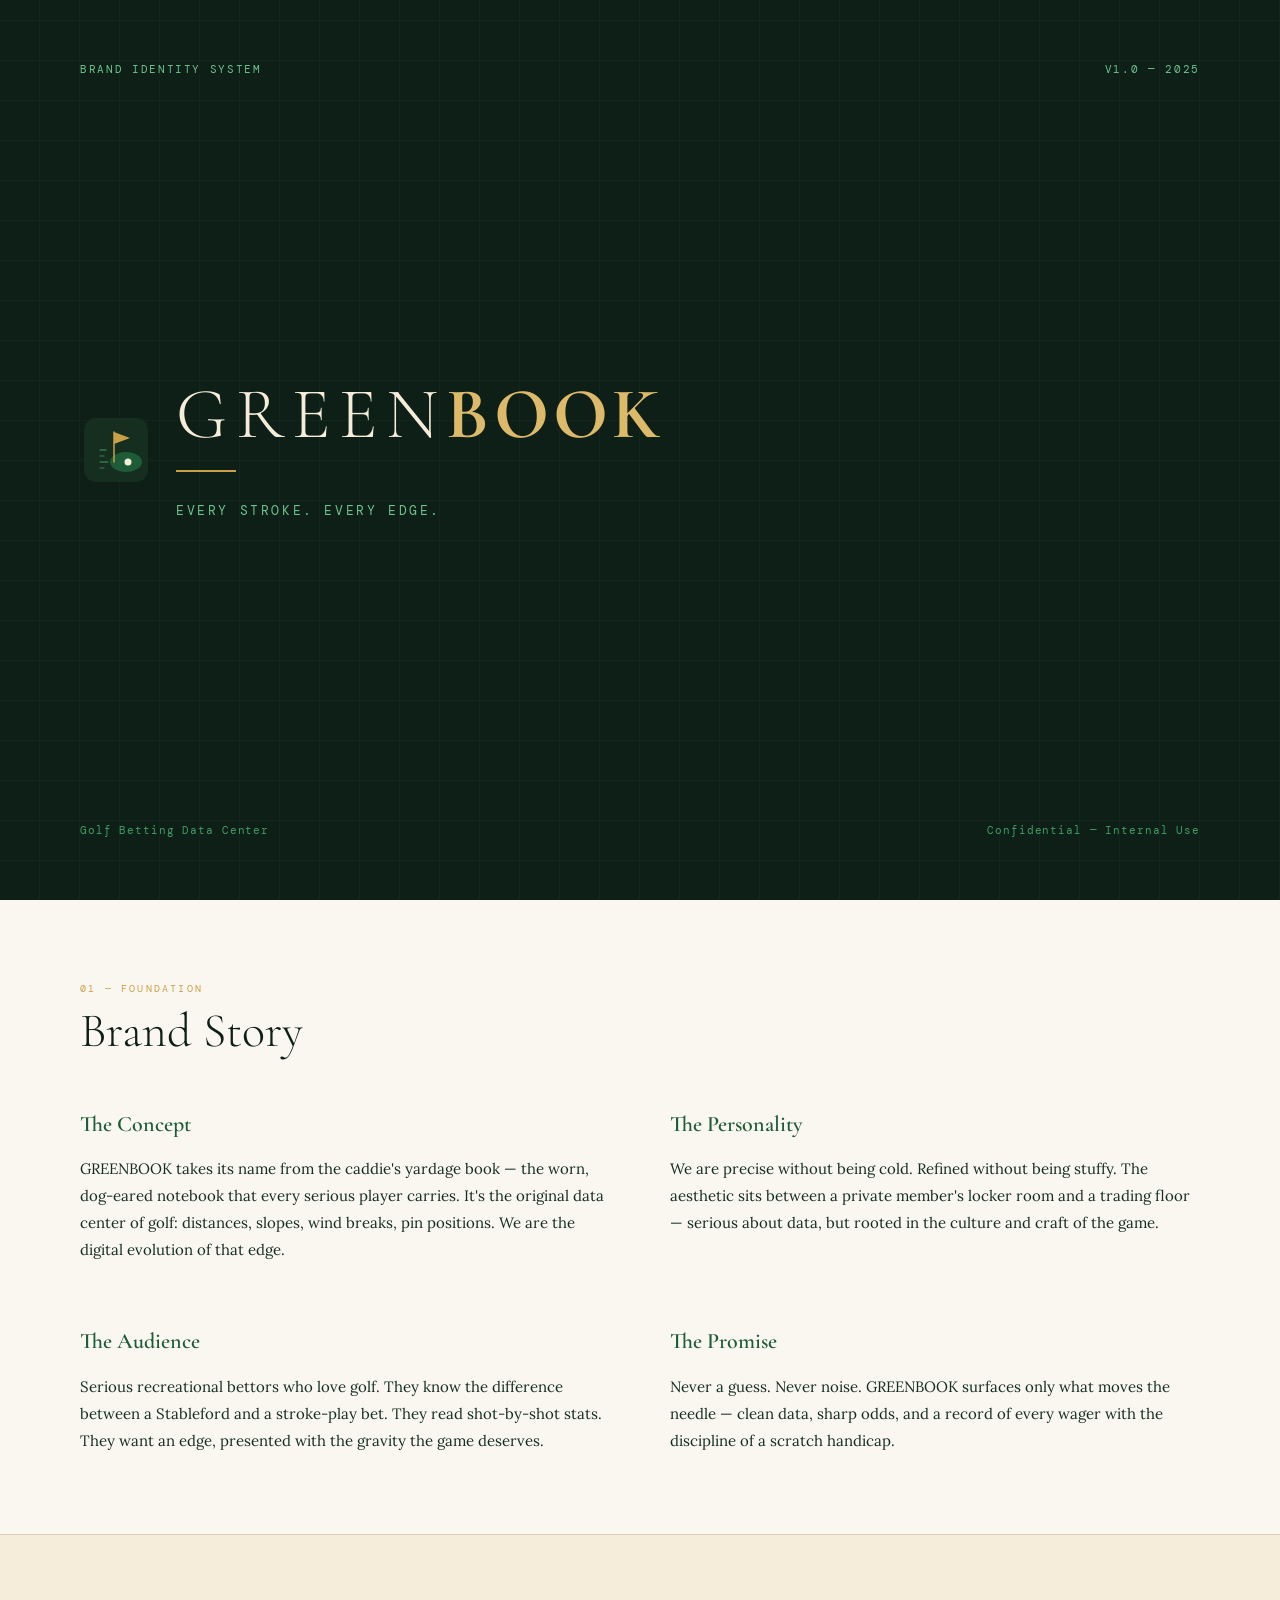
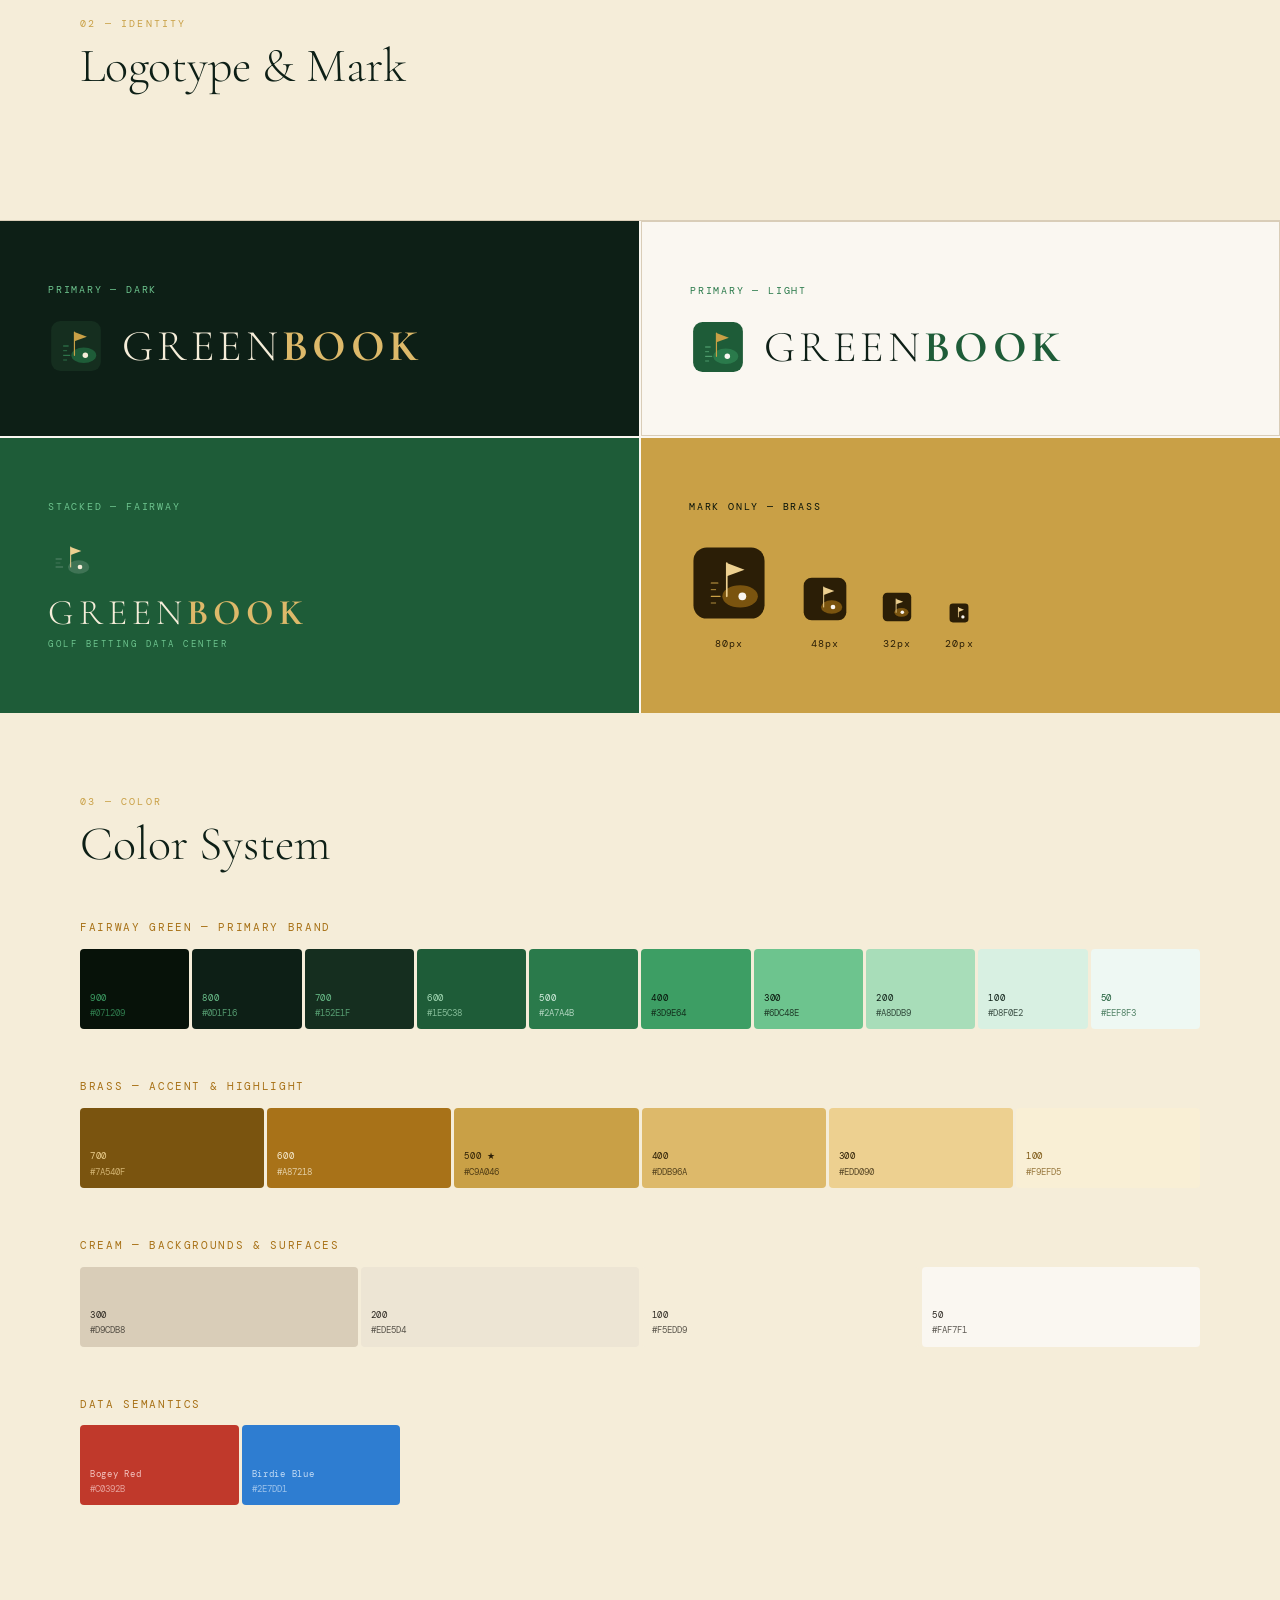
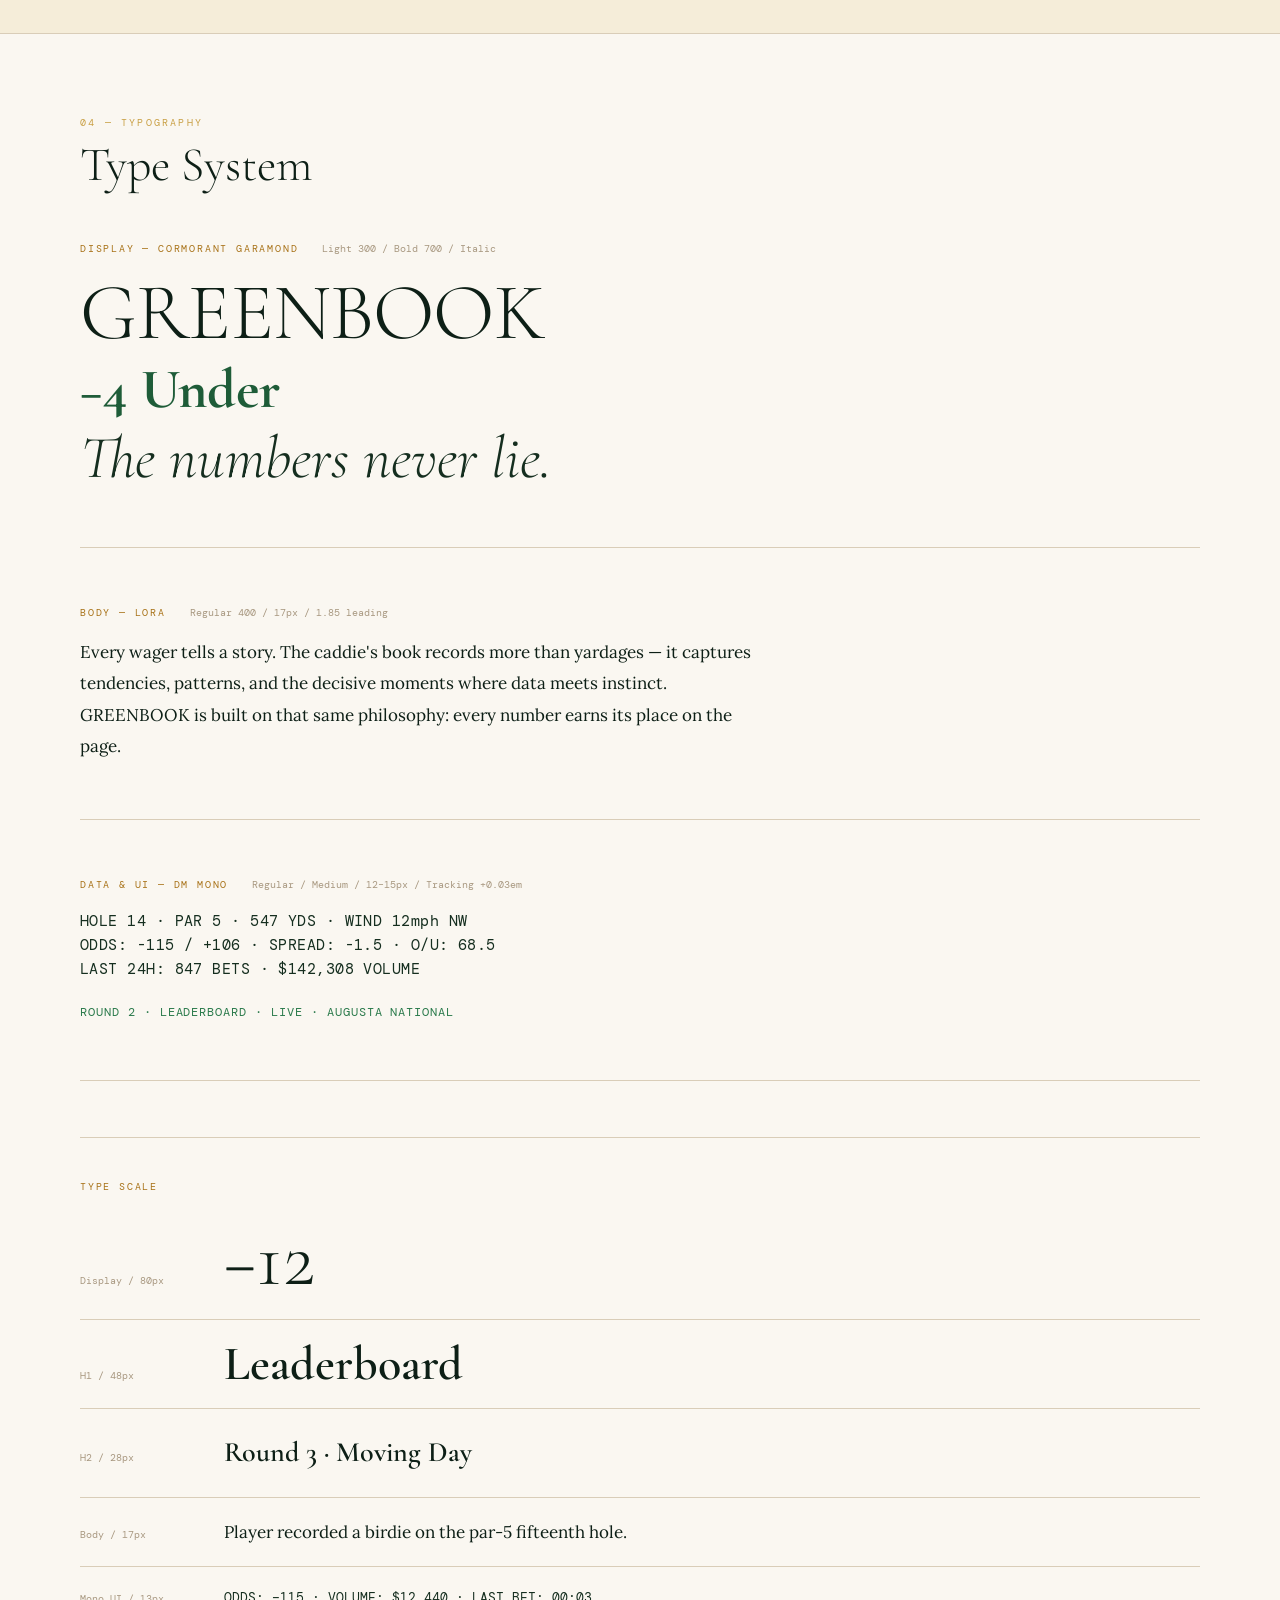
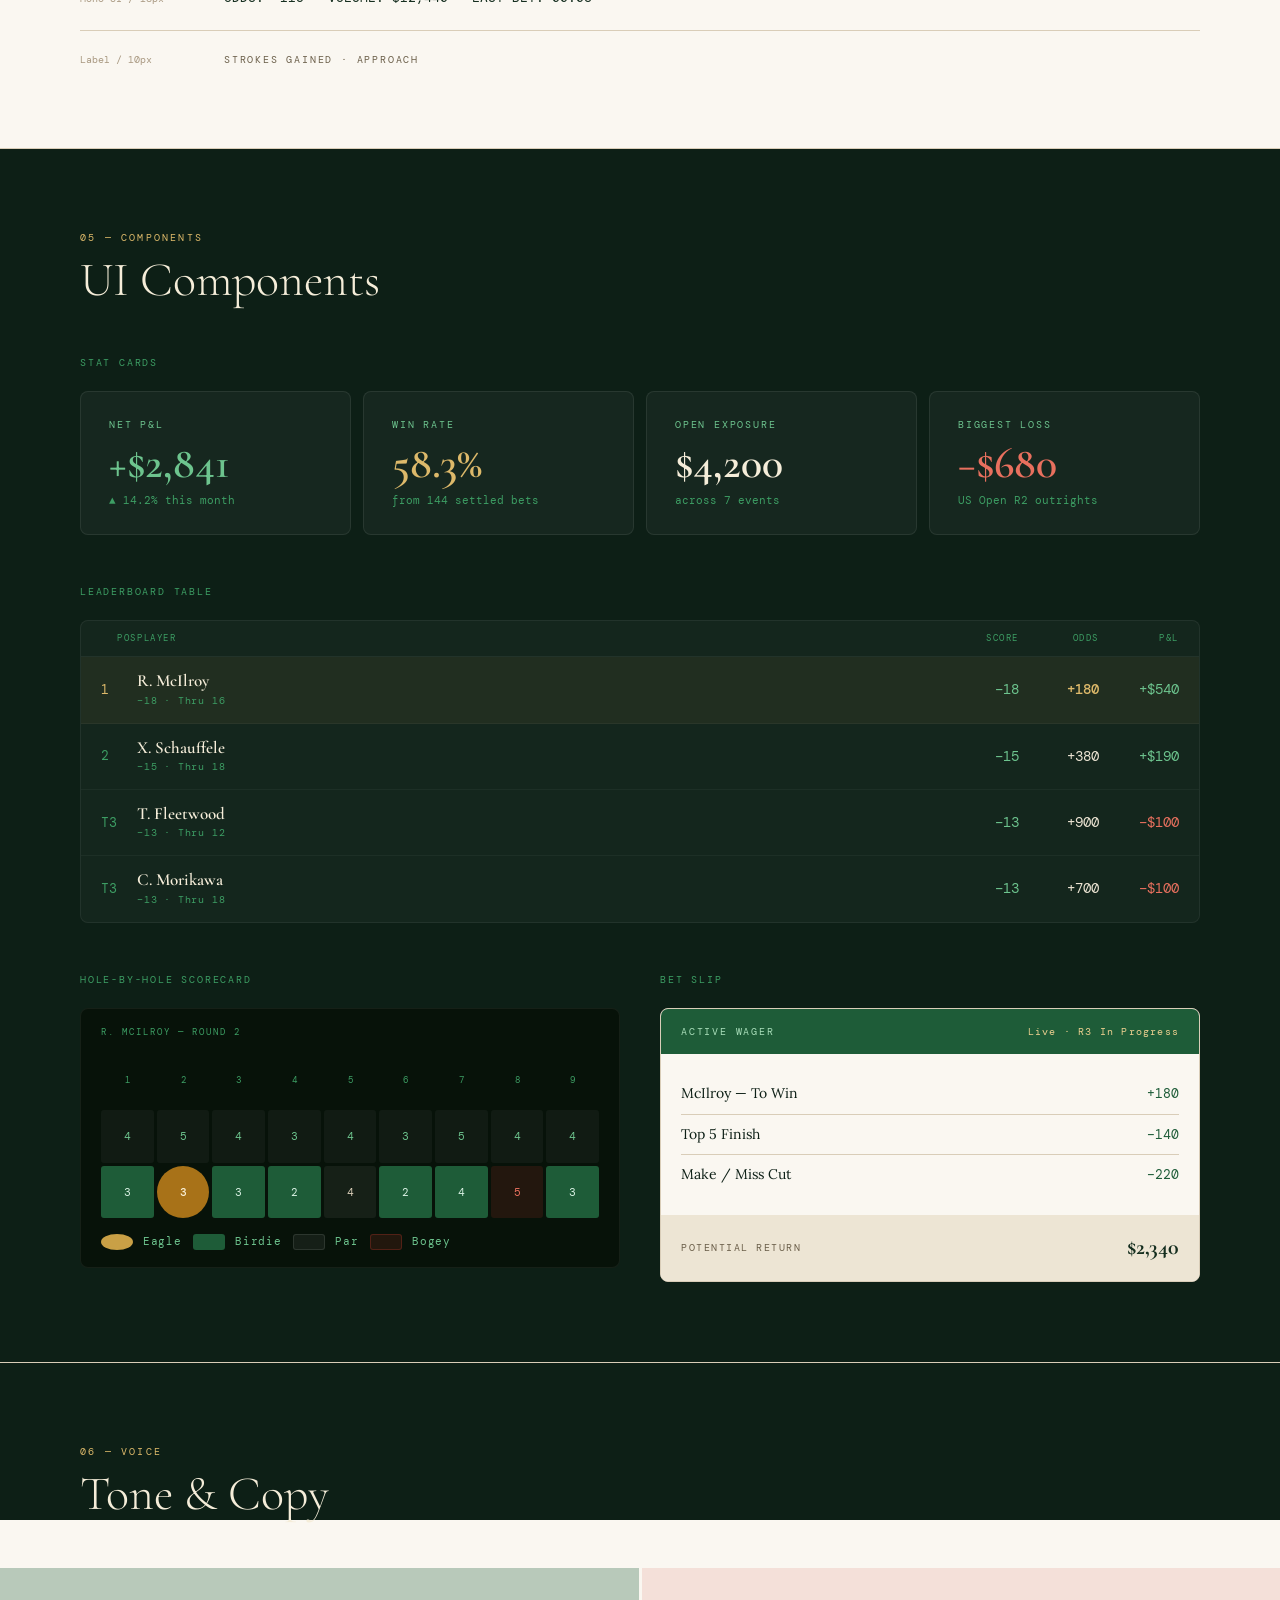
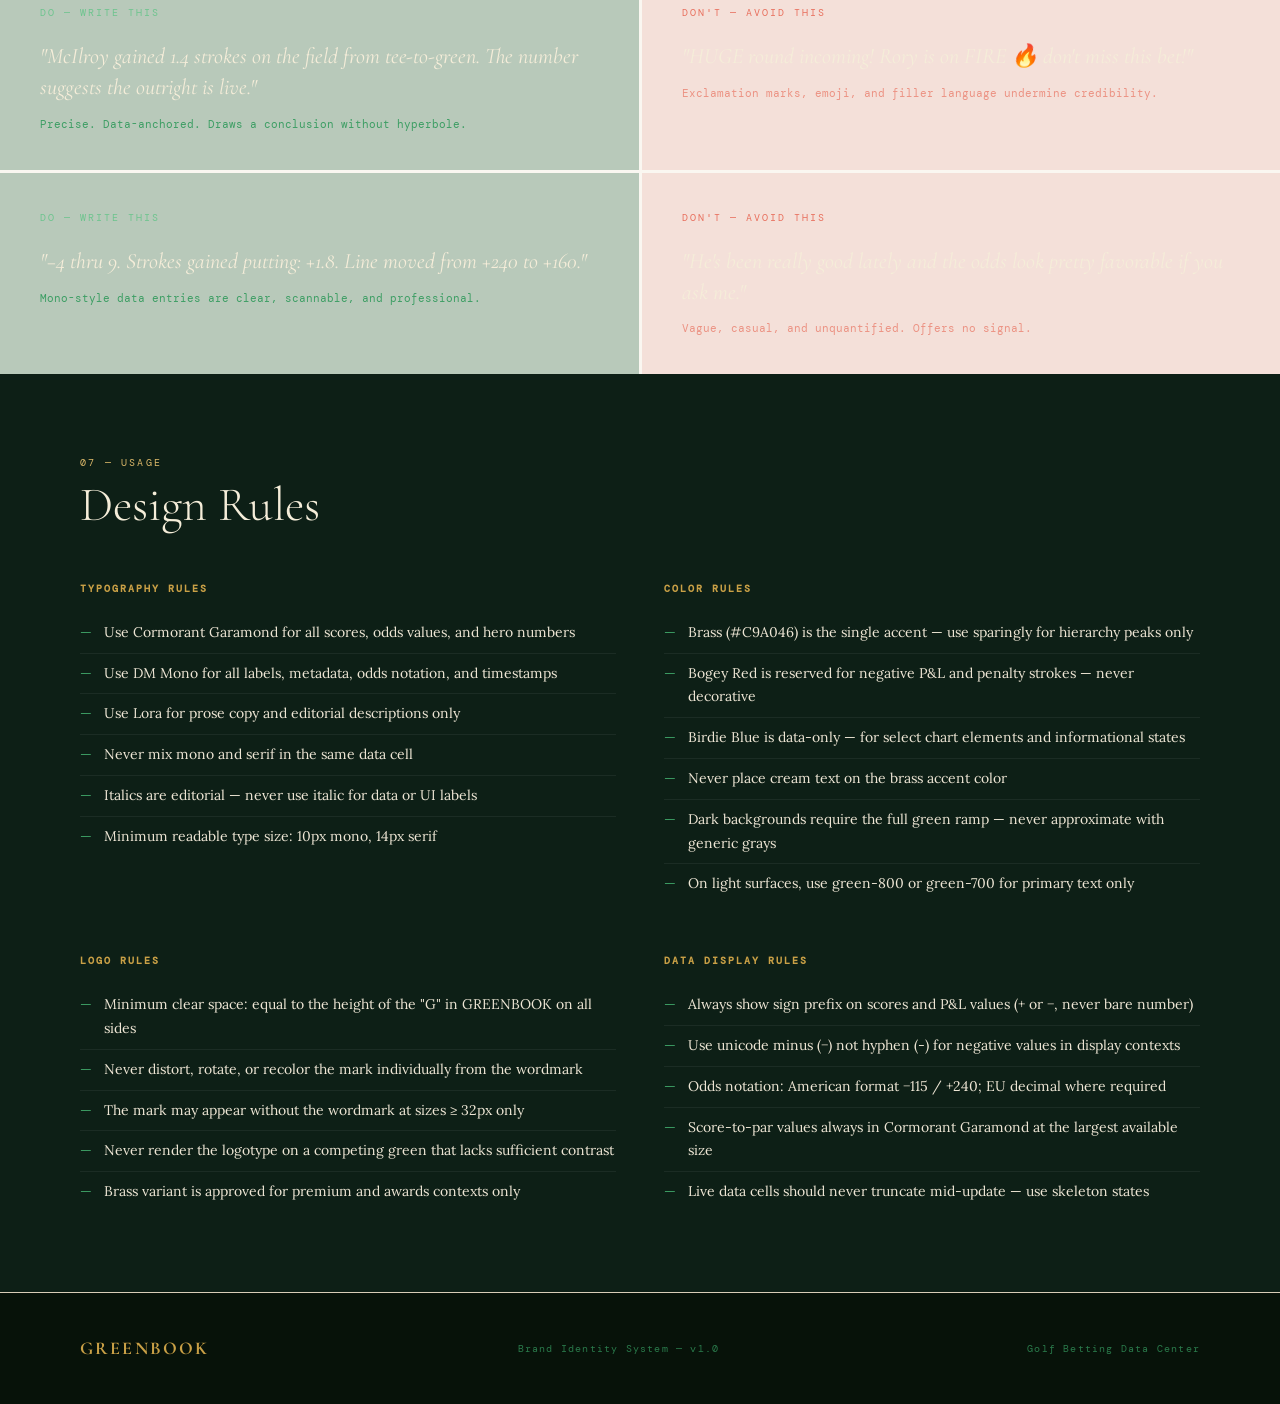
<file: greenbook-brand-guide.html>
<!DOCTYPE html>
<html lang="en">
<head>
<meta charset="UTF-8">
<meta name="viewport" content="width=device-width, initial-scale=1.0">
<title>GREENBOOK — Brand Guide</title>
<link rel="preconnect" href="https://fonts.googleapis.com">
<link rel="preconnect" href="https://fonts.gstatic.com" crossorigin>
<link href="https://fonts.googleapis.com/css2?family=Cormorant+Garamond:ital,wght@0,300;0,400;0,600;0,700;1,300;1,400;1,600&family=DM+Mono:ital,wght@0,300;0,400;0,500;1,400&family=Lora:ital,wght@0,400;0,600;1,400&display=swap" rel="stylesheet">
<style>
  *, *::before, *::after { box-sizing: border-box; margin: 0; padding: 0; }

  :root {
    --green-900: #071209;
    --green-800: #0D1F16;
    --green-700: #152E1F;
    --green-600: #1E5C38;
    --green-500: #2A7A4B;
    --green-400: #3D9E64;
    --green-300: #6DC48E;
    --green-200: #A8DDB9;
    --green-100: #D8F0E2;
    --green-50:  #EEF8F3;

    --brass-900: #2B1E06;
    --brass-700: #7A540F;
    --brass-600: #A87218;
    --brass-500: #C9A046;
    --brass-400: #DDB96A;
    --brass-300: #EDD090;
    --brass-100: #F9EFD5;

    --cream-900: #2B2720;
    --cream-700: #6B5F4A;
    --cream-500: #A89880;
    --cream-300: #D9CDB8;
    --cream-200: #EDE5D4;
    --cream-100: #F5EDD9;
    --cream-50:  #FAF7F1;

    --scarlet: #C0392B;
    --scarlet-light: #F4C6C2;
    --birdie: #2E7DD1;
    --birdie-light: #C4DCF5;

    --font-display: 'Cormorant Garamond', Georgia, serif;
    --font-body: 'Lora', Georgia, serif;
    --font-mono: 'DM Mono', 'Courier New', monospace;
  }

  body {
    font-family: var(--font-body);
    background: var(--cream-50);
    color: var(--green-800);
    line-height: 1.7;
  }

  /* ─── COVER ─────────────────────────────────────────────────── */
  .cover {
    background: var(--green-800);
    color: var(--cream-100);
    min-height: 100vh;
    display: flex;
    flex-direction: column;
    justify-content: space-between;
    padding: 60px 80px;
    position: relative;
    overflow: hidden;
  }

  .cover::before {
    content: '';
    position: absolute;
    inset: 0;
    background-image:
      repeating-linear-gradient(0deg, transparent, transparent 39px, rgba(255,255,255,0.025) 39px, rgba(255,255,255,0.025) 40px),
      repeating-linear-gradient(90deg, transparent, transparent 39px, rgba(255,255,255,0.025) 39px, rgba(255,255,255,0.025) 40px);
    pointer-events: none;
  }

  .cover-top { display: flex; justify-content: space-between; align-items: flex-start; position: relative; }
  .cover-label { font-family: var(--font-mono); font-size: 11px; letter-spacing: 0.15em; color: var(--green-300); text-transform: uppercase; }

  .cover-center { position: relative; padding: 80px 0; }

  .logo-lockup { display: flex; align-items: center; gap: 24px; }

  .logo-mark {
    width: 72px;
    height: 72px;
    flex-shrink: 0;
  }

  .logo-wordmark {
    font-family: var(--font-display);
    font-weight: 300;
    font-size: 72px;
    line-height: 1;
    letter-spacing: 0.12em;
    color: var(--cream-100);
  }

  .logo-wordmark strong {
    font-weight: 700;
    color: var(--brass-400);
    letter-spacing: 0.06em;
  }

  .cover-tagline {
    font-family: var(--font-mono);
    font-size: 13px;
    letter-spacing: 0.2em;
    color: var(--green-300);
    margin-top: 28px;
    text-transform: uppercase;
  }

  .cover-bottom {
    display: flex;
    justify-content: space-between;
    align-items: flex-end;
    position: relative;
    font-family: var(--font-mono);
    font-size: 11px;
    color: var(--green-400);
    letter-spacing: 0.08em;
  }

  .brass-rule {
    width: 60px;
    height: 2px;
    background: var(--brass-500);
    margin: 20px 0;
  }

  /* ─── SECTIONS ───────────────────────────────────────────────── */
  .section {
    padding: 80px;
    border-bottom: 1px solid var(--cream-300);
  }
  .section:last-child { border-bottom: none; }
  .section--dark {
    background: var(--green-800);
    color: var(--cream-100);
  }
  .section--cream {
    background: var(--cream-100);
  }
  .section--mid {
    background: var(--green-700);
    color: var(--cream-100);
  }

  .section-label {
    font-family: var(--font-mono);
    font-size: 10px;
    letter-spacing: 0.22em;
    text-transform: uppercase;
    color: var(--brass-500);
    margin-bottom: 8px;
  }
  .section--dark .section-label,
  .section--mid .section-label { color: var(--brass-400); }

  .section-title {
    font-family: var(--font-display);
    font-size: 48px;
    font-weight: 300;
    line-height: 1.1;
    margin-bottom: 48px;
    color: var(--green-800);
  }
  .section--dark .section-title,
  .section--mid .section-title { color: var(--cream-100); }

  /* ─── BRAND STORY ────────────────────────────────────────────── */
  .story-grid { display: grid; grid-template-columns: 1fr 1fr; gap: 60px; }
  .story-block h3 {
    font-family: var(--font-display);
    font-size: 22px;
    font-weight: 600;
    color: var(--green-600);
    margin-bottom: 12px;
  }
  .section--dark .story-block h3 { color: var(--brass-400); }
  .story-block p {
    font-size: 15px;
    color: var(--green-700);
    line-height: 1.8;
  }
  .section--dark .story-block p { color: var(--cream-300); }

  /* ─── LOGOTYPE SECTION ───────────────────────────────────────── */
  .logo-grid {
    display: grid;
    grid-template-columns: 1fr 1fr;
    gap: 2px;
  }
  .logo-cell {
    padding: 60px 48px;
    display: flex;
    flex-direction: column;
    align-items: flex-start;
    gap: 20px;
  }
  .logo-cell--dark { background: var(--green-800); }
  .logo-cell--mid  { background: var(--green-600); }
  .logo-cell--light { background: var(--cream-50); border: 1px solid var(--cream-300); }
  .logo-cell--brass { background: var(--brass-500); }

  .cell-label {
    font-family: var(--font-mono);
    font-size: 10px;
    letter-spacing: 0.18em;
    text-transform: uppercase;
    color: var(--green-300);
  }
  .logo-cell--light .cell-label { color: var(--green-500); }
  .logo-cell--brass .cell-label { color: var(--green-800); }

  /* Logo sizes for cells */
  .logo-lg { display: flex; align-items: center; gap: 18px; }
  .logo-lg .wm {
    font-family: var(--font-display);
    font-weight: 300;
    font-size: 44px;
    line-height: 1;
    letter-spacing: 0.1em;
    color: var(--cream-100);
  }
  .logo-lg .wm strong { font-weight: 700; color: var(--brass-400); }
  .logo-cell--light .logo-lg .wm { color: var(--green-800); }
  .logo-cell--light .logo-lg .wm strong { color: var(--green-600); }
  .logo-cell--brass .logo-lg .wm { color: var(--green-900); }
  .logo-cell--brass .logo-lg .wm strong { color: var(--green-800); }
  .logo-cell--mid .logo-lg .wm { color: var(--cream-50); }
  .logo-cell--mid .logo-lg .wm strong { color: var(--brass-300); }

  /* Icon mark variants */
  .icon-sm { width: 40px; height: 40px; flex-shrink: 0; }
  .icon-lg { width: 56px; height: 56px; flex-shrink: 0; }

  /* Horizontal rule variant */
  .logo-stacked { display: flex; flex-direction: column; align-items: flex-start; }
  .logo-stacked .wm {
    font-family: var(--font-display);
    font-weight: 300;
    font-size: 36px;
    letter-spacing: 0.14em;
    line-height: 1;
    color: var(--cream-100);
  }
  .logo-stacked .wm strong { font-weight: 700; color: var(--brass-400); }
  .logo-stacked .sub {
    font-family: var(--font-mono);
    font-size: 9px;
    letter-spacing: 0.28em;
    text-transform: uppercase;
    color: var(--green-300);
    margin-top: 6px;
  }

  /* ─── COLORS ─────────────────────────────────────────────────── */
  .color-family { margin-bottom: 48px; }
  .color-family-name {
    font-family: var(--font-mono);
    font-size: 11px;
    letter-spacing: 0.15em;
    text-transform: uppercase;
    color: var(--brass-600);
    margin-bottom: 12px;
  }
  .swatch-row { display: flex; gap: 3px; }
  .swatch {
    flex: 1;
    height: 80px;
    position: relative;
    border-radius: 4px;
    overflow: hidden;
  }
  .swatch-info {
    position: absolute;
    bottom: 8px;
    left: 10px;
    right: 4px;
  }
  .swatch-name {
    font-family: var(--font-mono);
    font-size: 9px;
    letter-spacing: 0.08em;
    display: block;
    white-space: nowrap;
  }
  .swatch-hex {
    font-family: var(--font-mono);
    font-size: 9px;
    opacity: 0.75;
    display: block;
    white-space: nowrap;
  }

  /* Primary green ramp */
  .sw-g900 { background: #071209; } .sw-g900 .swatch-name, .sw-g900 .swatch-hex { color: #3D9E64; }
  .sw-g800 { background: #0D1F16; } .sw-g800 .swatch-name, .sw-g800 .swatch-hex { color: #6DC48E; }
  .sw-g700 { background: #152E1F; } .sw-g700 .swatch-name, .sw-g700 .swatch-hex { color: #6DC48E; }
  .sw-g600 { background: #1E5C38; } .sw-g600 .swatch-name, .sw-g600 .swatch-hex { color: #A8DDB9; }
  .sw-g500 { background: #2A7A4B; } .sw-g500 .swatch-name, .sw-g500 .swatch-hex { color: #D8F0E2; }
  .sw-g400 { background: #3D9E64; } .sw-g400 .swatch-name, .sw-g400 .swatch-hex { color: #071209; }
  .sw-g300 { background: #6DC48E; } .sw-g300 .swatch-name, .sw-g300 .swatch-hex { color: #071209; }
  .sw-g200 { background: #A8DDB9; } .sw-g200 .swatch-name, .sw-g200 .swatch-hex { color: #0D1F16; }
  .sw-g100 { background: #D8F0E2; } .sw-g100 .swatch-name, .sw-g100 .swatch-hex { color: #0D1F16; }
  .sw-g50  { background: #EEF8F3; } .sw-g50  .swatch-name, .sw-g50  .swatch-hex { color: #1E5C38; }

  /* Brass ramp */
  .sw-b700 { background: #7A540F; } .sw-b700 .swatch-name, .sw-b700 .swatch-hex { color: #EDD090; }
  .sw-b600 { background: #A87218; } .sw-b600 .swatch-name, .sw-b600 .swatch-hex { color: #F9EFD5; }
  .sw-b500 { background: #C9A046; } .sw-b500 .swatch-name, .sw-b500 .swatch-hex { color: #2B1E06; }
  .sw-b400 { background: #DDB96A; } .sw-b400 .swatch-name, .sw-b400 .swatch-hex { color: #2B1E06; }
  .sw-b300 { background: #EDD090; } .sw-b300 .swatch-name, .sw-b300 .swatch-hex { color: #2B1E06; }
  .sw-b100 { background: #F9EFD5; } .sw-b100 .swatch-name, .sw-b100 .swatch-hex { color: #7A540F; }

  /* Cream ramp */
  .sw-c300 { background: #D9CDB8; } .sw-c300 .swatch-name, .sw-c300 .swatch-hex { color: #2B2720; }
  .sw-c200 { background: #EDE5D4; } .sw-c200 .swatch-name, .sw-c200 .swatch-hex { color: #2B2720; }
  .sw-c100 { background: #F5EDD9; } .sw-c100 .swatch-name, .sw-c100 .swatch-hex { color: #2B2720; }
  .sw-c50  { background: #FAF7F1; } .sw-c50  .swatch-name, .sw-c50  .swatch-hex { color: #2B2720; }

  /* Data colors */
  .sw-scarlet { background: #C0392B; } .sw-scarlet .swatch-name, .sw-scarlet .swatch-hex { color: #F4C6C2; }
  .sw-birdie  { background: #2E7DD1; } .sw-birdie .swatch-name, .sw-birdie .swatch-hex { color: #C4DCF5; }

  /* ─── TYPOGRAPHY ─────────────────────────────────────────────── */
  .type-specimen { margin-bottom: 56px; padding-bottom: 56px; border-bottom: 1px solid var(--cream-300); }
  .type-specimen:last-child { border-bottom: none; margin-bottom: 0; padding-bottom: 0; }

  .type-meta {
    display: flex;
    gap: 24px;
    align-items: baseline;
    margin-bottom: 16px;
  }
  .type-role {
    font-family: var(--font-mono);
    font-size: 10px;
    letter-spacing: 0.18em;
    text-transform: uppercase;
    color: var(--brass-600);
  }
  .type-spec {
    font-family: var(--font-mono);
    font-size: 10px;
    color: var(--cream-500);
  }

  .specimen-display {
    font-family: var(--font-display);
    font-size: 80px;
    font-weight: 300;
    line-height: 1;
    color: var(--green-800);
    letter-spacing: -0.01em;
  }
  .specimen-display-bold {
    font-family: var(--font-display);
    font-size: 80px;
    font-weight: 700;
    line-height: 1;
    color: var(--green-600);
  }
  .specimen-display-italic {
    font-family: var(--font-display);
    font-size: 60px;
    font-weight: 300;
    font-style: italic;
    line-height: 1.1;
    color: var(--green-700);
  }
  .specimen-body {
    font-family: var(--font-body);
    font-size: 17px;
    line-height: 1.85;
    color: var(--green-800);
    max-width: 680px;
  }
  .specimen-mono {
    font-family: var(--font-mono);
    font-size: 15px;
    line-height: 1.6;
    color: var(--green-700);
    letter-spacing: 0.03em;
  }
  .specimen-mono-sm {
    font-family: var(--font-mono);
    font-size: 12px;
    line-height: 1.6;
    color: var(--green-500);
    letter-spacing: 0.08em;
    text-transform: uppercase;
  }

  /* ─── UI COMPONENTS ──────────────────────────────────────────── */
  .components-grid { display: grid; grid-template-columns: 1fr 1fr; gap: 40px; }

  /* Stat card */
  .stat-card {
    background: rgba(255,255,255,0.04);
    border: 1px solid rgba(255,255,255,0.08);
    border-radius: 8px;
    padding: 24px 28px;
  }
  .stat-label {
    font-family: var(--font-mono);
    font-size: 10px;
    letter-spacing: 0.18em;
    text-transform: uppercase;
    color: var(--green-300);
    margin-bottom: 8px;
  }
  .stat-value {
    font-family: var(--font-display);
    font-size: 44px;
    font-weight: 600;
    line-height: 1;
    color: var(--cream-100);
  }
  .stat-value.positive { color: var(--green-300); }
  .stat-value.negative { color: #E8705E; }
  .stat-value.brass { color: var(--brass-400); }
  .stat-sub {
    font-family: var(--font-mono);
    font-size: 11px;
    color: var(--green-400);
    margin-top: 6px;
  }

  /* Leaderboard row */
  .leaderboard {
    background: rgba(255,255,255,0.03);
    border: 1px solid rgba(255,255,255,0.06);
    border-radius: 8px;
    overflow: hidden;
  }
  .lb-header {
    display: grid;
    grid-template-columns: 36px 1fr 80px 80px 80px;
    gap: 0;
    padding: 10px 20px;
    border-bottom: 1px solid rgba(255,255,255,0.06);
  }
  .lb-hcell {
    font-family: var(--font-mono);
    font-size: 9px;
    letter-spacing: 0.18em;
    text-transform: uppercase;
    color: var(--green-400);
    text-align: right;
  }
  .lb-hcell:nth-child(2) { text-align: left; }

  .lb-row {
    display: grid;
    grid-template-columns: 36px 1fr 80px 80px 80px;
    gap: 0;
    padding: 14px 20px;
    border-bottom: 1px solid rgba(255,255,255,0.04);
    transition: background 0.15s;
  }
  .lb-row:last-child { border-bottom: none; }
  .lb-row.top { background: rgba(201,160,70,0.07); }

  .lb-rank {
    font-family: var(--font-mono);
    font-size: 13px;
    color: var(--green-400);
    display: flex;
    align-items: center;
  }
  .lb-rank.gold { color: var(--brass-400); }

  .lb-player { display: flex; flex-direction: column; justify-content: center; }
  .lb-name {
    font-family: var(--font-display);
    font-size: 17px;
    font-weight: 600;
    color: var(--cream-100);
    line-height: 1.2;
  }
  .lb-detail {
    font-family: var(--font-mono);
    font-size: 10px;
    color: var(--green-400);
    letter-spacing: 0.08em;
  }

  .lb-cell {
    font-family: var(--font-mono);
    font-size: 14px;
    color: var(--cream-200);
    text-align: right;
    display: flex;
    align-items: center;
    justify-content: flex-end;
  }
  .lb-cell.pos { color: var(--green-300); }
  .lb-cell.neg { color: #E8705E; }
  .lb-cell.brass { color: var(--brass-400); font-weight: 500; }

  /* Bet slip */
  .bet-slip {
    background: var(--cream-50);
    border: 1px solid var(--cream-300);
    border-radius: 8px;
    overflow: hidden;
  }
  .bet-slip-header {
    background: var(--green-600);
    padding: 14px 20px;
    display: flex;
    justify-content: space-between;
    align-items: center;
  }
  .bet-slip-title {
    font-family: var(--font-mono);
    font-size: 10px;
    letter-spacing: 0.18em;
    text-transform: uppercase;
    color: var(--green-200);
  }
  .bet-slip-status {
    font-family: var(--font-mono);
    font-size: 10px;
    letter-spacing: 0.12em;
    color: var(--brass-300);
  }
  .bet-slip-body { padding: 20px; }
  .bet-line {
    display: flex;
    justify-content: space-between;
    align-items: baseline;
    padding: 8px 0;
    border-bottom: 1px solid var(--cream-300);
  }
  .bet-line:last-child { border-bottom: none; }
  .bet-desc {
    font-family: var(--font-body);
    font-size: 14px;
    color: var(--green-800);
  }
  .bet-odds {
    font-family: var(--font-mono);
    font-size: 13px;
    color: var(--green-600);
  }
  .bet-slip-footer {
    background: var(--cream-200);
    padding: 14px 20px;
    display: flex;
    justify-content: space-between;
    align-items: center;
  }
  .bet-total-label {
    font-family: var(--font-mono);
    font-size: 10px;
    letter-spacing: 0.15em;
    text-transform: uppercase;
    color: var(--cream-700);
  }
  .bet-total {
    font-family: var(--font-display);
    font-size: 22px;
    font-weight: 700;
    color: var(--green-700);
  }

  /* Score ticker */
  .score-ticker {
    background: var(--green-900);
    border: 1px solid rgba(255,255,255,0.06);
    border-radius: 8px;
    padding: 16px 20px;
  }
  .ticker-label {
    font-family: var(--font-mono);
    font-size: 9px;
    letter-spacing: 0.22em;
    text-transform: uppercase;
    color: var(--green-400);
    margin-bottom: 14px;
  }
  .hole-grid {
    display: grid;
    grid-template-columns: repeat(9, 1fr);
    gap: 3px;
    margin-bottom: 3px;
  }
  .hole-cell {
    aspect-ratio: 1;
    display: flex;
    align-items: center;
    justify-content: center;
    font-family: var(--font-mono);
    font-size: 11px;
    border-radius: 3px;
  }
  .hole-cell.header { color: var(--green-400); font-size: 9px; }
  .hole-cell.par { background: rgba(255,255,255,0.04); color: var(--green-300); }
  .hole-cell.eagle { background: var(--brass-600); color: var(--brass-100); font-weight: 500; border-radius: 50%; }
  .hole-cell.birdie { background: var(--green-600); color: var(--green-100); }
  .hole-cell.bogey { color: #E8705E; background: rgba(192,57,43,0.15); }
  .hole-cell.double { color: #E8705E; background: rgba(192,57,43,0.3); font-weight: 500; }
  .hole-cell.even { color: var(--cream-300); background: rgba(255,255,255,0.06); }

  /* ─── DATA VIZ COLORS ────────────────────────────────────────── */
  .data-palette {
    display: flex;
    gap: 16px;
    flex-wrap: wrap;
    margin-top: 24px;
  }
  .dp-item { display: flex; align-items: center; gap: 10px; }
  .dp-swatch {
    width: 32px;
    height: 16px;
    border-radius: 3px;
  }
  .dp-label {
    font-family: var(--font-mono);
    font-size: 11px;
    color: var(--green-300);
    letter-spacing: 0.06em;
  }
  .dp-use {
    font-family: var(--font-mono);
    font-size: 10px;
    color: var(--green-500);
    margin-left: 4px;
  }

  /* ─── RULES & SPACING ────────────────────────────────────────── */
  .rule-section {
    display: grid;
    grid-template-columns: 1fr 1fr;
    gap: 48px;
    margin-top: 0;
  }
  .rule-block h4 {
    font-family: var(--font-mono);
    font-size: 10px;
    letter-spacing: 0.2em;
    text-transform: uppercase;
    color: var(--brass-500);
    margin-bottom: 16px;
  }
  .rule-block ul {
    list-style: none;
  }
  .rule-block li {
    font-family: var(--font-body);
    font-size: 14px;
    color: var(--cream-200);
    padding: 8px 0;
    border-bottom: 1px solid rgba(255,255,255,0.06);
    display: flex;
    gap: 12px;
  }
  .rule-block li::before {
    content: '—';
    color: var(--green-400);
    flex-shrink: 0;
  }
  .rule-block li:last-child { border-bottom: none; }

  /* ─── VOICE ──────────────────────────────────────────────────── */
  .voice-grid { display: grid; grid-template-columns: 1fr 1fr; gap: 3px; }
  .voice-card {
    padding: 36px 40px;
  }
  .voice-card.do { background: rgba(30, 92, 56, 0.3); }
  .voice-card.dont { background: rgba(192, 57, 43, 0.12); }
  .voice-tag {
    font-family: var(--font-mono);
    font-size: 10px;
    letter-spacing: 0.2em;
    text-transform: uppercase;
    margin-bottom: 20px;
  }
  .voice-tag.do { color: var(--green-300); }
  .voice-tag.dont { color: #E8705E; }
  .voice-example {
    font-family: var(--font-display);
    font-style: italic;
    font-size: 22px;
    line-height: 1.4;
    color: var(--cream-100);
  }
  .voice-note {
    font-family: var(--font-mono);
    font-size: 11px;
    color: var(--green-400);
    margin-top: 12px;
  }
  .voice-card.dont .voice-note { color: rgba(232,112,94,0.7); }

  /* ─── ICON MARK CONSTRUCTION ─────────────────────────────────── */
  .mark-grid {
    display: flex;
    gap: 48px;
    flex-wrap: wrap;
    align-items: flex-end;
  }
  .mark-item { display: flex; flex-direction: column; align-items: center; gap: 12px; }
  .mark-size-label {
    font-family: var(--font-mono);
    font-size: 10px;
    color: var(--cream-500);
    letter-spacing: 0.12em;
  }

  /* ─── FOOTER ─────────────────────────────────────────────────── */
  .footer {
    background: var(--green-900);
    color: var(--green-500);
    padding: 40px 80px;
    display: flex;
    justify-content: space-between;
    align-items: center;
    font-family: var(--font-mono);
    font-size: 10px;
    letter-spacing: 0.12em;
  }
  .footer-logo {
    font-family: var(--font-display);
    font-weight: 700;
    font-size: 18px;
    letter-spacing: 0.12em;
    color: var(--brass-500);
  }

  @media print {
    .section { page-break-inside: avoid; }
  }
</style>
</head>
<body>

<!-- ═══════════════════════════════════════════════════ COVER -->
<div class="cover">
  <div class="cover-top">
    <span class="cover-label">Brand Identity System</span>
    <span class="cover-label">v1.0 — 2025</span>
  </div>

  <div class="cover-center">
    <div class="logo-lockup">
      <!-- Icon Mark -->
      <svg class="logo-mark" viewBox="0 0 72 72" fill="none" xmlns="http://www.w3.org/2000/svg">
        <!-- Fairway shape -->
        <rect x="4" y="4" width="64" height="64" rx="12" fill="#152E1F"/>
        <!-- Green circle -->
        <ellipse cx="46" cy="48" rx="16" ry="10" fill="#1E5C38"/>
        <!-- Flag pin -->
        <line x1="34" y1="48" x2="34" y2="18" stroke="#C9A046" stroke-width="1.5" stroke-linecap="round"/>
        <!-- Flag -->
        <path d="M34 18 L50 24 L34 30 Z" fill="#C9A046"/>
        <!-- Ball -->
        <circle cx="48" cy="48" r="3.5" fill="#F5EDD9"/>
        <!-- Yardage ticks -->
        <line x1="20" y1="36" x2="26" y2="36" stroke="#3D9E64" stroke-width="1" stroke-linecap="round"/>
        <line x1="20" y1="42" x2="24" y2="42" stroke="#3D9E64" stroke-width="0.75" stroke-linecap="round"/>
        <line x1="20" y1="48" x2="28" y2="48" stroke="#3D9E64" stroke-width="1" stroke-linecap="round"/>
        <line x1="20" y1="54" x2="24" y2="54" stroke="#3D9E64" stroke-width="0.75" stroke-linecap="round"/>
      </svg>
      <div>
        <div class="logo-wordmark">GREEN<strong>BOOK</strong></div>
        <div class="brass-rule"></div>
        <div class="cover-tagline">Every stroke. Every edge.</div>
      </div>
    </div>
  </div>

  <div class="cover-bottom">
    <span>Golf Betting Data Center</span>
    <span>Confidential — Internal Use</span>
  </div>
</div>

<!-- ═══════════════════════════════════════════════════ BRAND STORY -->
<div class="section">
  <div class="section-label">01 — Foundation</div>
  <div class="section-title">Brand Story</div>
  <div class="story-grid">
    <div class="story-block">
      <h3>The Concept</h3>
      <p>GREENBOOK takes its name from the caddie's yardage book — the worn, dog-eared notebook that every serious player carries. It's the original data center of golf: distances, slopes, wind breaks, pin positions. We are the digital evolution of that edge.</p>
    </div>
    <div class="story-block">
      <h3>The Personality</h3>
      <p>We are precise without being cold. Refined without being stuffy. The aesthetic sits between a private member's locker room and a trading floor — serious about data, but rooted in the culture and craft of the game.</p>
    </div>
    <div class="story-block">
      <h3>The Audience</h3>
      <p>Serious recreational bettors who love golf. They know the difference between a Stableford and a stroke-play bet. They read shot-by-shot stats. They want an edge, presented with the gravity the game deserves.</p>
    </div>
    <div class="story-block">
      <h3>The Promise</h3>
      <p>Never a guess. Never noise. GREENBOOK surfaces only what moves the needle — clean data, sharp odds, and a record of every wager with the discipline of a scratch handicap.</p>
    </div>
  </div>
</div>

<!-- ═══════════════════════════════════════════════════ LOGOTYPE -->
<div class="section section--cream">
  <div class="section-label">02 — Identity</div>
  <div class="section-title">Logotype &amp; Mark</div>
</div>

<div class="logo-grid">
  <div class="logo-cell logo-cell--dark">
    <div class="cell-label">Primary — Dark</div>
    <div class="logo-lg">
      <svg class="icon-lg" viewBox="0 0 72 72" fill="none">
        <rect x="4" y="4" width="64" height="64" rx="12" fill="#152E1F"/>
        <ellipse cx="46" cy="48" rx="16" ry="10" fill="#1E5C38"/>
        <line x1="34" y1="48" x2="34" y2="18" stroke="#C9A046" stroke-width="1.5" stroke-linecap="round"/>
        <path d="M34 18 L50 24 L34 30 Z" fill="#C9A046"/>
        <circle cx="48" cy="48" r="3.5" fill="#F5EDD9"/>
        <line x1="20" y1="36" x2="26" y2="36" stroke="#3D9E64" stroke-width="1" stroke-linecap="round"/>
        <line x1="20" y1="42" x2="24" y2="42" stroke="#3D9E64" stroke-width="0.75" stroke-linecap="round"/>
        <line x1="20" y1="48" x2="28" y2="48" stroke="#3D9E64" stroke-width="1" stroke-linecap="round"/>
        <line x1="20" y1="54" x2="24" y2="54" stroke="#3D9E64" stroke-width="0.75" stroke-linecap="round"/>
      </svg>
      <div class="wm">GREEN<strong>BOOK</strong></div>
    </div>
  </div>
  <div class="logo-cell logo-cell--light">
    <div class="cell-label">Primary — Light</div>
    <div class="logo-lg">
      <svg class="icon-lg" viewBox="0 0 72 72" fill="none">
        <rect x="4" y="4" width="64" height="64" rx="12" fill="#1E5C38"/>
        <ellipse cx="46" cy="48" rx="16" ry="10" fill="#2A7A4B"/>
        <line x1="34" y1="48" x2="34" y2="18" stroke="#C9A046" stroke-width="1.5" stroke-linecap="round"/>
        <path d="M34 18 L50 24 L34 30 Z" fill="#C9A046"/>
        <circle cx="48" cy="48" r="3.5" fill="#FAF7F1"/>
        <line x1="20" y1="36" x2="26" y2="36" stroke="#6DC48E" stroke-width="1" stroke-linecap="round"/>
        <line x1="20" y1="42" x2="24" y2="42" stroke="#6DC48E" stroke-width="0.75" stroke-linecap="round"/>
        <line x1="20" y1="48" x2="28" y2="48" stroke="#6DC48E" stroke-width="1" stroke-linecap="round"/>
        <line x1="20" y1="54" x2="24" y2="54" stroke="#6DC48E" stroke-width="0.75" stroke-linecap="round"/>
      </svg>
      <div class="wm">GREEN<strong>BOOK</strong></div>
    </div>
  </div>
  <div class="logo-cell logo-cell--mid">
    <div class="cell-label">Stacked — Fairway</div>
    <div class="logo-stacked">
      <svg style="width:48px;height:48px;margin-bottom:12px;" viewBox="0 0 72 72" fill="none">
        <ellipse cx="46" cy="48" rx="16" ry="10" fill="rgba(255,255,255,0.15)"/>
        <line x1="34" y1="48" x2="34" y2="18" stroke="#EDD090" stroke-width="1.5" stroke-linecap="round"/>
        <path d="M34 18 L50 24 L34 30 Z" fill="#EDD090"/>
        <circle cx="48" cy="48" r="3.5" fill="#F5EDD9"/>
        <line x1="12" y1="36" x2="20" y2="36" stroke="rgba(255,255,255,0.4)" stroke-width="1" stroke-linecap="round"/>
        <line x1="12" y1="42" x2="18" y2="42" stroke="rgba(255,255,255,0.3)" stroke-width="0.75" stroke-linecap="round"/>
        <line x1="12" y1="48" x2="22" y2="48" stroke="rgba(255,255,255,0.4)" stroke-width="1" stroke-linecap="round"/>
      </svg>
      <div class="wm">GREEN<strong>BOOK</strong></div>
      <div class="sub">Golf Betting Data Center</div>
    </div>
  </div>
  <div class="logo-cell logo-cell--brass">
    <div class="cell-label" style="color:#071209">Mark Only — Brass</div>
    <div class="mark-grid" style="gap:32px;margin-top:8px;">
      <div class="mark-item">
        <svg style="width:80px;height:80px;" viewBox="0 0 72 72" fill="none">
          <rect x="4" y="4" width="64" height="64" rx="12" fill="#2B1E06"/>
          <ellipse cx="46" cy="48" rx="16" ry="10" fill="#7A540F"/>
          <line x1="34" y1="48" x2="34" y2="18" stroke="#EDD090" stroke-width="1.5" stroke-linecap="round"/>
          <path d="M34 18 L50 24 L34 30 Z" fill="#EDD090"/>
          <circle cx="48" cy="48" r="3.5" fill="#FAF7F1"/>
          <line x1="20" y1="36" x2="26" y2="36" stroke="#C9A046" stroke-width="1" stroke-linecap="round"/>
          <line x1="20" y1="42" x2="24" y2="42" stroke="#C9A046" stroke-width="0.75" stroke-linecap="round"/>
          <line x1="20" y1="48" x2="28" y2="48" stroke="#C9A046" stroke-width="1" stroke-linecap="round"/>
          <line x1="20" y1="54" x2="24" y2="54" stroke="#C9A046" stroke-width="0.75" stroke-linecap="round"/>
        </svg>
        <span class="mark-size-label" style="color:#2B1E06">80px</span>
      </div>
      <div class="mark-item">
        <svg style="width:48px;height:48px;" viewBox="0 0 72 72" fill="none">
          <rect x="4" y="4" width="64" height="64" rx="12" fill="#2B1E06"/>
          <ellipse cx="46" cy="48" rx="16" ry="10" fill="#7A540F"/>
          <line x1="34" y1="48" x2="34" y2="18" stroke="#EDD090" stroke-width="1.5" stroke-linecap="round"/>
          <path d="M34 18 L50 24 L34 30 Z" fill="#EDD090"/>
          <circle cx="48" cy="48" r="3.5" fill="#FAF7F1"/>
        </svg>
        <span class="mark-size-label" style="color:#2B1E06">48px</span>
      </div>
      <div class="mark-item">
        <svg style="width:32px;height:32px;" viewBox="0 0 72 72" fill="none">
          <rect x="4" y="4" width="64" height="64" rx="10" fill="#2B1E06"/>
          <ellipse cx="46" cy="48" rx="16" ry="10" fill="#7A540F"/>
          <line x1="34" y1="48" x2="34" y2="18" stroke="#EDD090" stroke-width="2" stroke-linecap="round"/>
          <path d="M34 18 L50 24 L34 30 Z" fill="#EDD090"/>
          <circle cx="48" cy="48" r="4" fill="#FAF7F1"/>
        </svg>
        <span class="mark-size-label" style="color:#2B1E06">32px</span>
      </div>
      <div class="mark-item">
        <svg style="width:20px;height:20px;" viewBox="0 0 72 72" fill="none">
          <rect x="2" y="2" width="68" height="68" rx="12" fill="#2B1E06"/>
          <line x1="34" y1="50" x2="34" y2="16" stroke="#EDD090" stroke-width="3" stroke-linecap="round"/>
          <path d="M34 16 L54 24 L34 32 Z" fill="#EDD090"/>
          <circle cx="50" cy="50" r="6" fill="#FAF7F1"/>
        </svg>
        <span class="mark-size-label" style="color:#2B1E06">20px</span>
      </div>
    </div>
  </div>
</div>

<!-- ═══════════════════════════════════════════════════ COLORS -->
<div class="section section--cream">
  <div class="section-label">03 — Color</div>
  <div class="section-title">Color System</div>

  <div class="color-family">
    <div class="color-family-name">Fairway Green — Primary Brand</div>
    <div class="swatch-row">
      <div class="swatch sw-g900"><div class="swatch-info"><span class="swatch-name">900</span><span class="swatch-hex">#071209</span></div></div>
      <div class="swatch sw-g800"><div class="swatch-info"><span class="swatch-name">800</span><span class="swatch-hex">#0D1F16</span></div></div>
      <div class="swatch sw-g700"><div class="swatch-info"><span class="swatch-name">700</span><span class="swatch-hex">#152E1F</span></div></div>
      <div class="swatch sw-g600"><div class="swatch-info"><span class="swatch-name">600</span><span class="swatch-hex">#1E5C38</span></div></div>
      <div class="swatch sw-g500"><div class="swatch-info"><span class="swatch-name">500</span><span class="swatch-hex">#2A7A4B</span></div></div>
      <div class="swatch sw-g400"><div class="swatch-info"><span class="swatch-name">400</span><span class="swatch-hex">#3D9E64</span></div></div>
      <div class="swatch sw-g300"><div class="swatch-info"><span class="swatch-name">300</span><span class="swatch-hex">#6DC48E</span></div></div>
      <div class="swatch sw-g200"><div class="swatch-info"><span class="swatch-name">200</span><span class="swatch-hex">#A8DDB9</span></div></div>
      <div class="swatch sw-g100"><div class="swatch-info"><span class="swatch-name">100</span><span class="swatch-hex">#D8F0E2</span></div></div>
      <div class="swatch sw-g50"><div class="swatch-info"><span class="swatch-name">50</span><span class="swatch-hex">#EEF8F3</span></div></div>
    </div>
  </div>

  <div class="color-family">
    <div class="color-family-name">Brass — Accent &amp; Highlight</div>
    <div class="swatch-row">
      <div class="swatch sw-b700"><div class="swatch-info"><span class="swatch-name">700</span><span class="swatch-hex">#7A540F</span></div></div>
      <div class="swatch sw-b600"><div class="swatch-info"><span class="swatch-name">600</span><span class="swatch-hex">#A87218</span></div></div>
      <div class="swatch sw-b500"><div class="swatch-info"><span class="swatch-name">500 ★</span><span class="swatch-hex">#C9A046</span></div></div>
      <div class="swatch sw-b400"><div class="swatch-info"><span class="swatch-name">400</span><span class="swatch-hex">#DDB96A</span></div></div>
      <div class="swatch sw-b300"><div class="swatch-info"><span class="swatch-name">300</span><span class="swatch-hex">#EDD090</span></div></div>
      <div class="swatch sw-b100"><div class="swatch-info"><span class="swatch-name">100</span><span class="swatch-hex">#F9EFD5</span></div></div>
    </div>
  </div>

  <div class="color-family">
    <div class="color-family-name">Cream — Backgrounds &amp; Surfaces</div>
    <div class="swatch-row">
      <div class="swatch sw-c300"><div class="swatch-info"><span class="swatch-name">300</span><span class="swatch-hex">#D9CDB8</span></div></div>
      <div class="swatch sw-c200"><div class="swatch-info"><span class="swatch-name">200</span><span class="swatch-hex">#EDE5D4</span></div></div>
      <div class="swatch sw-c100"><div class="swatch-info"><span class="swatch-name">100</span><span class="swatch-hex">#F5EDD9</span></div></div>
      <div class="swatch sw-c50"><div class="swatch-info"><span class="swatch-name">50</span><span class="swatch-hex">#FAF7F1</span></div></div>
    </div>
  </div>

  <div class="color-family">
    <div class="color-family-name">Data Semantics</div>
    <div class="swatch-row" style="max-width:320px;">
      <div class="swatch sw-scarlet"><div class="swatch-info"><span class="swatch-name">Bogey Red</span><span class="swatch-hex">#C0392B</span></div></div>
      <div class="swatch sw-birdie"><div class="swatch-info"><span class="swatch-name">Birdie Blue</span><span class="swatch-hex">#2E7DD1</span></div></div>
    </div>
  </div>
</div>

<!-- ═══════════════════════════════════════════════════ TYPOGRAPHY -->
<div class="section">
  <div class="section-label">04 — Typography</div>
  <div class="section-title">Type System</div>

  <div class="type-specimen">
    <div class="type-meta">
      <span class="type-role">Display — Cormorant Garamond</span>
      <span class="type-spec">Light 300 / Bold 700 / Italic</span>
    </div>
    <div class="specimen-display">GREENBOOK</div>
    <div style="margin-top:8px;">
      <span class="specimen-display-bold" style="font-size:56px;">−4 Under</span>
    </div>
    <div style="margin-top:8px;">
      <span class="specimen-display-italic">The numbers never lie.</span>
    </div>
  </div>

  <div class="type-specimen">
    <div class="type-meta">
      <span class="type-role">Body — Lora</span>
      <span class="type-spec">Regular 400 / 17px / 1.85 leading</span>
    </div>
    <p class="specimen-body">
      Every wager tells a story. The caddie's book records more than yardages — it captures tendencies, patterns, and the decisive moments where data meets instinct. GREENBOOK is built on that same philosophy: every number earns its place on the page.
    </p>
  </div>

  <div class="type-specimen">
    <div class="type-meta">
      <span class="type-role">Data &amp; UI — DM Mono</span>
      <span class="type-spec">Regular / Medium / 12–15px / Tracking +0.03em</span>
    </div>
    <div class="specimen-mono">
      HOLE 14 · PAR 5 · 547 YDS · WIND 12mph NW<br>
      ODDS: -115 / +106 · SPREAD: -1.5 · O/U: 68.5<br>
      LAST 24H: 847 BETS · $142,308 VOLUME
    </div>
    <div style="margin-top:16px;">
      <span class="specimen-mono-sm">Round 2 · Leaderboard · Live · Augusta National</span>
    </div>
  </div>

  <!-- Type scale -->
  <div style="margin-top:40px;padding-top:40px;border-top:1px solid var(--cream-300);">
    <div class="type-role" style="margin-bottom:24px;">Type Scale</div>
    <div style="display:flex;flex-direction:column;gap:20px;">
      <div style="display:flex;align-items:baseline;gap:24px;border-bottom:1px solid var(--cream-300);padding-bottom:20px;">
        <span style="font-family:var(--font-mono);font-size:10px;color:var(--cream-500);width:120px;flex-shrink:0;">Display / 80px</span>
        <span style="font-family:var(--font-display);font-size:80px;font-weight:300;line-height:1;color:var(--green-800);">−12</span>
      </div>
      <div style="display:flex;align-items:baseline;gap:24px;border-bottom:1px solid var(--cream-300);padding-bottom:20px;">
        <span style="font-family:var(--font-mono);font-size:10px;color:var(--cream-500);width:120px;flex-shrink:0;">H1 / 48px</span>
        <span style="font-family:var(--font-display);font-size:48px;font-weight:600;line-height:1;color:var(--green-800);">Leaderboard</span>
      </div>
      <div style="display:flex;align-items:baseline;gap:24px;border-bottom:1px solid var(--cream-300);padding-bottom:20px;">
        <span style="font-family:var(--font-mono);font-size:10px;color:var(--cream-500);width:120px;flex-shrink:0;">H2 / 28px</span>
        <span style="font-family:var(--font-display);font-size:28px;font-weight:600;color:var(--green-800);">Round 3 · Moving Day</span>
      </div>
      <div style="display:flex;align-items:baseline;gap:24px;border-bottom:1px solid var(--cream-300);padding-bottom:20px;">
        <span style="font-family:var(--font-mono);font-size:10px;color:var(--cream-500);width:120px;flex-shrink:0;">Body / 17px</span>
        <span style="font-family:var(--font-body);font-size:17px;color:var(--green-800);">Player recorded a birdie on the par-5 fifteenth hole.</span>
      </div>
      <div style="display:flex;align-items:baseline;gap:24px;border-bottom:1px solid var(--cream-300);padding-bottom:20px;">
        <span style="font-family:var(--font-mono);font-size:10px;color:var(--cream-500);width:120px;flex-shrink:0;">Mono UI / 13px</span>
        <span style="font-family:var(--font-mono);font-size:13px;color:var(--green-700);">ODDS: −115 · VOLUME: $12,440 · LAST BET: 00:03</span>
      </div>
      <div style="display:flex;align-items:baseline;gap:24px;">
        <span style="font-family:var(--font-mono);font-size:10px;color:var(--cream-500);width:120px;flex-shrink:0;">Label / 10px</span>
        <span style="font-family:var(--font-mono);font-size:10px;letter-spacing:0.18em;text-transform:uppercase;color:var(--cream-700);">Strokes Gained · Approach</span>
      </div>
    </div>
  </div>
</div>

<!-- ═══════════════════════════════════════════════════ UI COMPONENTS -->
<div class="section section--dark">
  <div class="section-label">05 — Components</div>
  <div class="section-title">UI Components</div>

  <!-- Stat cards -->
  <div style="margin-bottom:48px;">
    <div style="font-family:var(--font-mono);font-size:10px;letter-spacing:0.18em;text-transform:uppercase;color:var(--green-400);margin-bottom:20px;">Stat Cards</div>
    <div style="display:grid;grid-template-columns:repeat(4,1fr);gap:12px;">
      <div class="stat-card">
        <div class="stat-label">Net P&amp;L</div>
        <div class="stat-value positive">+$2,841</div>
        <div class="stat-sub">▲ 14.2% this month</div>
      </div>
      <div class="stat-card">
        <div class="stat-label">Win Rate</div>
        <div class="stat-value brass">58.3%</div>
        <div class="stat-sub">from 144 settled bets</div>
      </div>
      <div class="stat-card">
        <div class="stat-label">Open Exposure</div>
        <div class="stat-value">$4,200</div>
        <div class="stat-sub">across 7 events</div>
      </div>
      <div class="stat-card">
        <div class="stat-label">Biggest Loss</div>
        <div class="stat-value negative">−$680</div>
        <div class="stat-sub">US Open R2 outrights</div>
      </div>
    </div>
  </div>

  <!-- Leaderboard -->
  <div style="margin-bottom:48px;">
    <div style="font-family:var(--font-mono);font-size:10px;letter-spacing:0.18em;text-transform:uppercase;color:var(--green-400);margin-bottom:20px;">Leaderboard Table</div>
    <div class="leaderboard">
      <div class="lb-header">
        <div class="lb-hcell">Pos</div>
        <div class="lb-hcell">Player</div>
        <div class="lb-hcell">Score</div>
        <div class="lb-hcell">Odds</div>
        <div class="lb-hcell">P&amp;L</div>
      </div>
      <div class="lb-row top">
        <div class="lb-rank gold">1</div>
        <div class="lb-player">
          <span class="lb-name">R. McIlroy</span>
          <span class="lb-detail">−18 · Thru 16</span>
        </div>
        <div class="lb-cell pos">−18</div>
        <div class="lb-cell brass">+180</div>
        <div class="lb-cell pos">+$540</div>
      </div>
      <div class="lb-row">
        <div class="lb-rank">2</div>
        <div class="lb-player">
          <span class="lb-name">X. Schauffele</span>
          <span class="lb-detail">−15 · Thru 18</span>
        </div>
        <div class="lb-cell pos">−15</div>
        <div class="lb-cell">+380</div>
        <div class="lb-cell pos">+$190</div>
      </div>
      <div class="lb-row">
        <div class="lb-rank">T3</div>
        <div class="lb-player">
          <span class="lb-name">T. Fleetwood</span>
          <span class="lb-detail">−13 · Thru 12</span>
        </div>
        <div class="lb-cell pos">−13</div>
        <div class="lb-cell">+900</div>
        <div class="lb-cell neg">−$100</div>
      </div>
      <div class="lb-row">
        <div class="lb-rank">T3</div>
        <div class="lb-player">
          <span class="lb-name">C. Morikawa</span>
          <span class="lb-detail">−13 · Thru 18</span>
        </div>
        <div class="lb-cell pos">−13</div>
        <div class="lb-cell">+700</div>
        <div class="lb-cell neg">−$100</div>
      </div>
    </div>
  </div>

  <!-- Score ticker + bet slip side by side -->
  <div class="components-grid">
    <div>
      <div style="font-family:var(--font-mono);font-size:10px;letter-spacing:0.18em;text-transform:uppercase;color:var(--green-400);margin-bottom:20px;">Hole-by-Hole Scorecard</div>
      <div class="score-ticker">
        <div class="ticker-label">R. McIlroy — Round 2</div>
        <div class="hole-grid">
          <div class="hole-cell header">1</div><div class="hole-cell header">2</div><div class="hole-cell header">3</div>
          <div class="hole-cell header">4</div><div class="hole-cell header">5</div><div class="hole-cell header">6</div>
          <div class="hole-cell header">7</div><div class="hole-cell header">8</div><div class="hole-cell header">9</div>
        </div>
        <div class="hole-grid">
          <div class="hole-cell par">4</div><div class="hole-cell par">5</div><div class="hole-cell par">4</div>
          <div class="hole-cell par">3</div><div class="hole-cell par">4</div><div class="hole-cell par">3</div>
          <div class="hole-cell par">5</div><div class="hole-cell par">4</div><div class="hole-cell par">4</div>
        </div>
        <div class="hole-grid">
          <div class="hole-cell birdie">3</div><div class="hole-cell eagle">3</div><div class="hole-cell birdie">3</div>
          <div class="hole-cell birdie">2</div><div class="hole-cell even">4</div><div class="hole-cell birdie">2</div>
          <div class="hole-cell birdie">4</div><div class="hole-cell bogey">5</div><div class="hole-cell birdie">3</div>
        </div>
        <div style="margin-top:14px;display:flex;justify-content:space-between;">
          <div class="data-palette" style="margin-top:0;gap:12px;flex-wrap:wrap;">
            <div class="dp-item"><div class="dp-swatch" style="background:#C9A046;border-radius:50%;"></div><span class="dp-label">Eagle</span></div>
            <div class="dp-item"><div class="dp-swatch" style="background:#1E5C38;"></div><span class="dp-label">Birdie</span></div>
            <div class="dp-item"><div class="dp-swatch" style="background:rgba(255,255,255,0.06);border:1px solid rgba(255,255,255,0.1);"></div><span class="dp-label">Par</span></div>
            <div class="dp-item"><div class="dp-swatch" style="background:rgba(192,57,43,0.15);border:1px solid rgba(192,57,43,0.3);"></div><span class="dp-label">Bogey</span></div>
          </div>
        </div>
      </div>
    </div>

    <div>
      <div style="font-family:var(--font-mono);font-size:10px;letter-spacing:0.18em;text-transform:uppercase;color:var(--green-400);margin-bottom:20px;">Bet Slip</div>
      <div class="bet-slip">
        <div class="bet-slip-header">
          <span class="bet-slip-title">Active Wager</span>
          <span class="bet-slip-status">Live · R3 In Progress</span>
        </div>
        <div class="bet-slip-body">
          <div class="bet-line">
            <span class="bet-desc">McIlroy — To Win</span>
            <span class="bet-odds">+180</span>
          </div>
          <div class="bet-line">
            <span class="bet-desc">Top 5 Finish</span>
            <span class="bet-odds">−140</span>
          </div>
          <div class="bet-line">
            <span class="bet-desc">Make / Miss Cut</span>
            <span class="bet-odds">−220</span>
          </div>
        </div>
        <div class="bet-slip-footer">
          <span class="bet-total-label">Potential Return</span>
          <span class="bet-total">$2,340</span>
        </div>
      </div>
    </div>
  </div>
</div>

<!-- ═══════════════════════════════════════════════════ VOICE -->
<div class="section section--dark" style="padding-bottom:0;border-bottom:none;">
  <div class="section-label">06 — Voice</div>
  <div class="section-title">Tone &amp; Copy</div>
</div>
<div class="voice-grid">
  <div class="voice-card do">
    <div class="voice-tag do">Do — Write This</div>
    <div class="voice-example">"McIlroy gained 1.4 strokes on the field from tee-to-green. The number suggests the outright is live."</div>
    <div class="voice-note">Precise. Data-anchored. Draws a conclusion without hyperbole.</div>
  </div>
  <div class="voice-card dont">
    <div class="voice-tag dont">Don't — Avoid This</div>
    <div class="voice-example">"HUGE round incoming! Rory is on FIRE 🔥 don't miss this bet!"</div>
    <div class="voice-note">Exclamation marks, emoji, and filler language undermine credibility.</div>
  </div>
  <div class="voice-card do">
    <div class="voice-tag do">Do — Write This</div>
    <div class="voice-example">"−4 thru 9. Strokes gained putting: +1.8. Line moved from +240 to +160."</div>
    <div class="voice-note">Mono-style data entries are clear, scannable, and professional.</div>
  </div>
  <div class="voice-card dont">
    <div class="voice-tag dont">Don't — Avoid This</div>
    <div class="voice-example">"He's been really good lately and the odds look pretty favorable if you ask me."</div>
    <div class="voice-note">Vague, casual, and unquantified. Offers no signal.</div>
  </div>
</div>

<!-- ═══════════════════════════════════════════════════ RULES -->
<div class="section section--dark">
  <div class="section-label">07 — Usage</div>
  <div class="section-title">Design Rules</div>

  <div class="rule-section">
    <div class="rule-block">
      <h4>Typography Rules</h4>
      <ul>
        <li>Use Cormorant Garamond for all scores, odds values, and hero numbers</li>
        <li>Use DM Mono for all labels, metadata, odds notation, and timestamps</li>
        <li>Use Lora for prose copy and editorial descriptions only</li>
        <li>Never mix mono and serif in the same data cell</li>
        <li>Italics are editorial — never use italic for data or UI labels</li>
        <li>Minimum readable type size: 10px mono, 14px serif</li>
      </ul>
    </div>
    <div class="rule-block">
      <h4>Color Rules</h4>
      <ul>
        <li>Brass (#C9A046) is the single accent — use sparingly for hierarchy peaks only</li>
        <li>Bogey Red is reserved for negative P&amp;L and penalty strokes — never decorative</li>
        <li>Birdie Blue is data-only — for select chart elements and informational states</li>
        <li>Never place cream text on the brass accent color</li>
        <li>Dark backgrounds require the full green ramp — never approximate with generic grays</li>
        <li>On light surfaces, use green-800 or green-700 for primary text only</li>
      </ul>
    </div>
    <div class="rule-block">
      <h4>Logo Rules</h4>
      <ul>
        <li>Minimum clear space: equal to the height of the "G" in GREENBOOK on all sides</li>
        <li>Never distort, rotate, or recolor the mark individually from the wordmark</li>
        <li>The mark may appear without the wordmark at sizes ≥ 32px only</li>
        <li>Never render the logotype on a competing green that lacks sufficient contrast</li>
        <li>Brass variant is approved for premium and awards contexts only</li>
      </ul>
    </div>
    <div class="rule-block">
      <h4>Data Display Rules</h4>
      <ul>
        <li>Always show sign prefix on scores and P&amp;L values (+ or −, never bare number)</li>
        <li>Use unicode minus (−) not hyphen (-) for negative values in display contexts</li>
        <li>Odds notation: American format −115 / +240; EU decimal where required</li>
        <li>Score-to-par values always in Cormorant Garamond at the largest available size</li>
        <li>Live data cells should never truncate mid-update — use skeleton states</li>
      </ul>
    </div>
  </div>
</div>

<!-- ═══════════════════════════════════════════════════ FOOTER -->
<div class="footer">
  <span class="footer-logo">GREENBOOK</span>
  <span>Brand Identity System — v1.0</span>
  <span>Golf Betting Data Center</span>
</div>

</body>
</html>
</file>
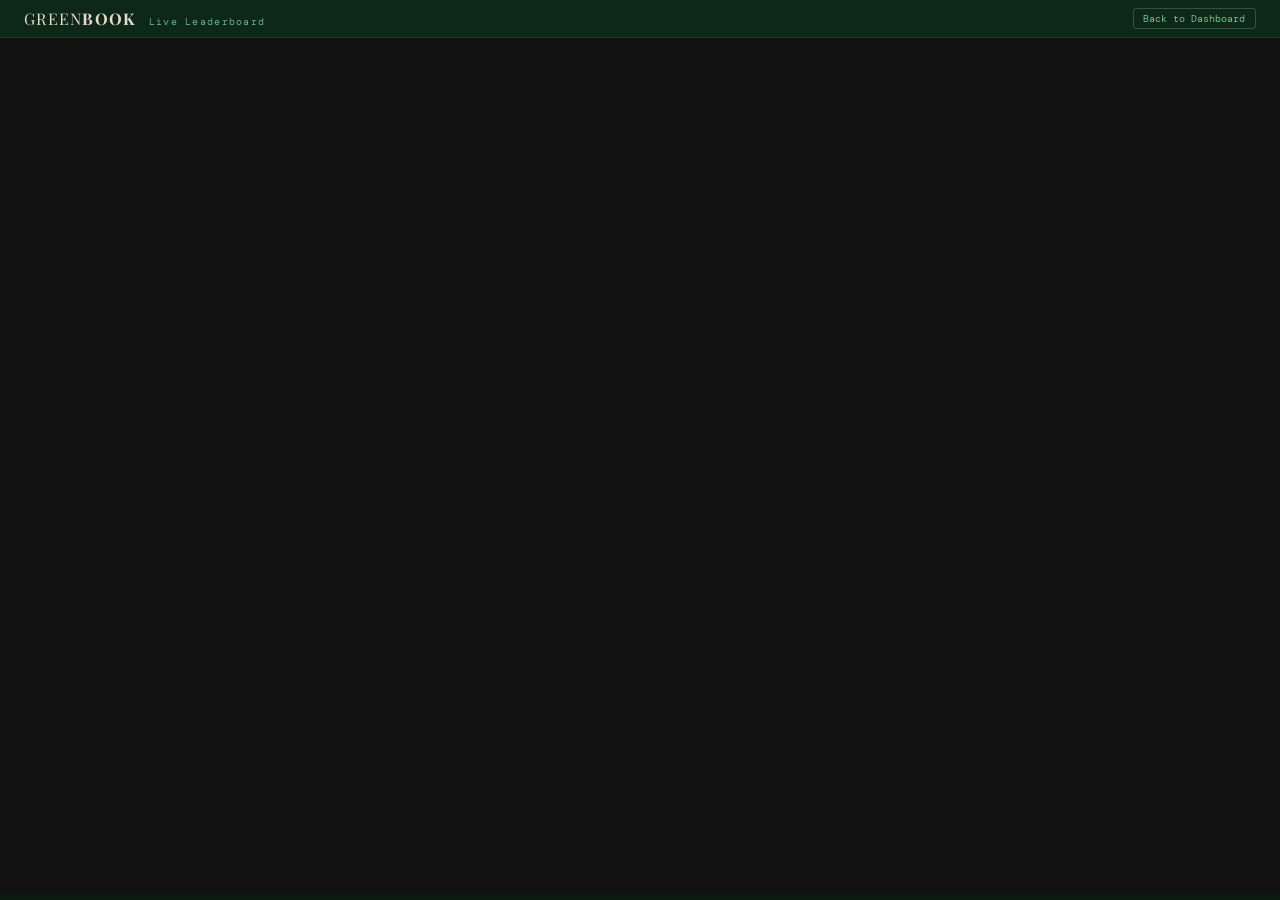
<file: leaderboard.html>
<!DOCTYPE html>
<html lang="en">
<head>
    <meta charset="UTF-8">
    <meta name="viewport" content="width=device-width, initial-scale=1.0">
    <title>Live Leaderboard — Greenbook</title>
    <style>
        * { margin: 0; padding: 0; box-sizing: border-box; }
        body { background: #0a1a0f; font-family: 'DM Mono', 'Courier New', monospace; }
        .topbar {
            background: #0d2818;
            border-bottom: 1px solid rgba(109,196,142,0.15);
            padding: 0.5rem 1.5rem;
            display: flex;
            align-items: center;
            justify-content: space-between;
        }
        .topbar h1 { font-family: 'Playfair Display', Georgia, serif; font-size: 1rem; color: #e8dcc8; font-weight: 300; letter-spacing: 0.08em; }
        .topbar h1 strong { font-weight: 700; }
        .topbar a { color: #6dc48e; font-size: 0.65rem; text-decoration: none; border: 1px solid rgba(109,196,142,0.3); padding: 0.2rem 0.6rem; border-radius: 3px; }
        .topbar a:hover { background: rgba(109,196,142,0.15); }
        iframe { width: 100%; height: calc(100vh - 45px); border: none; background: #111; }
    </style>
    <link href="https://fonts.googleapis.com/css2?family=Playfair+Display:wght@300;700&family=DM+Mono:wght@400;500&display=swap" rel="stylesheet">
</head>
<body>
    <div class="topbar">
        <h1>GREEN<strong>BOOK</strong> <span style="font-family:'DM Mono',monospace;font-size:0.6rem;color:#6dc48e;margin-left:0.5rem">Live Leaderboard</span></h1>
        <a href="index.html">Back to Dashboard</a>
    </div>
    <iframe src="https://draftkings.apps.imgarena.com/golf/6.x/full/?eventId=1383&operator=draftkings&theme=default&language=en&env=prod&targetModule=full&options=eyJ2aWRlb1BsYXliYWNrRW5hYmxlZCI6dHJ1ZX0=" allowfullscreen></iframe>
</body>
</html>
</file>
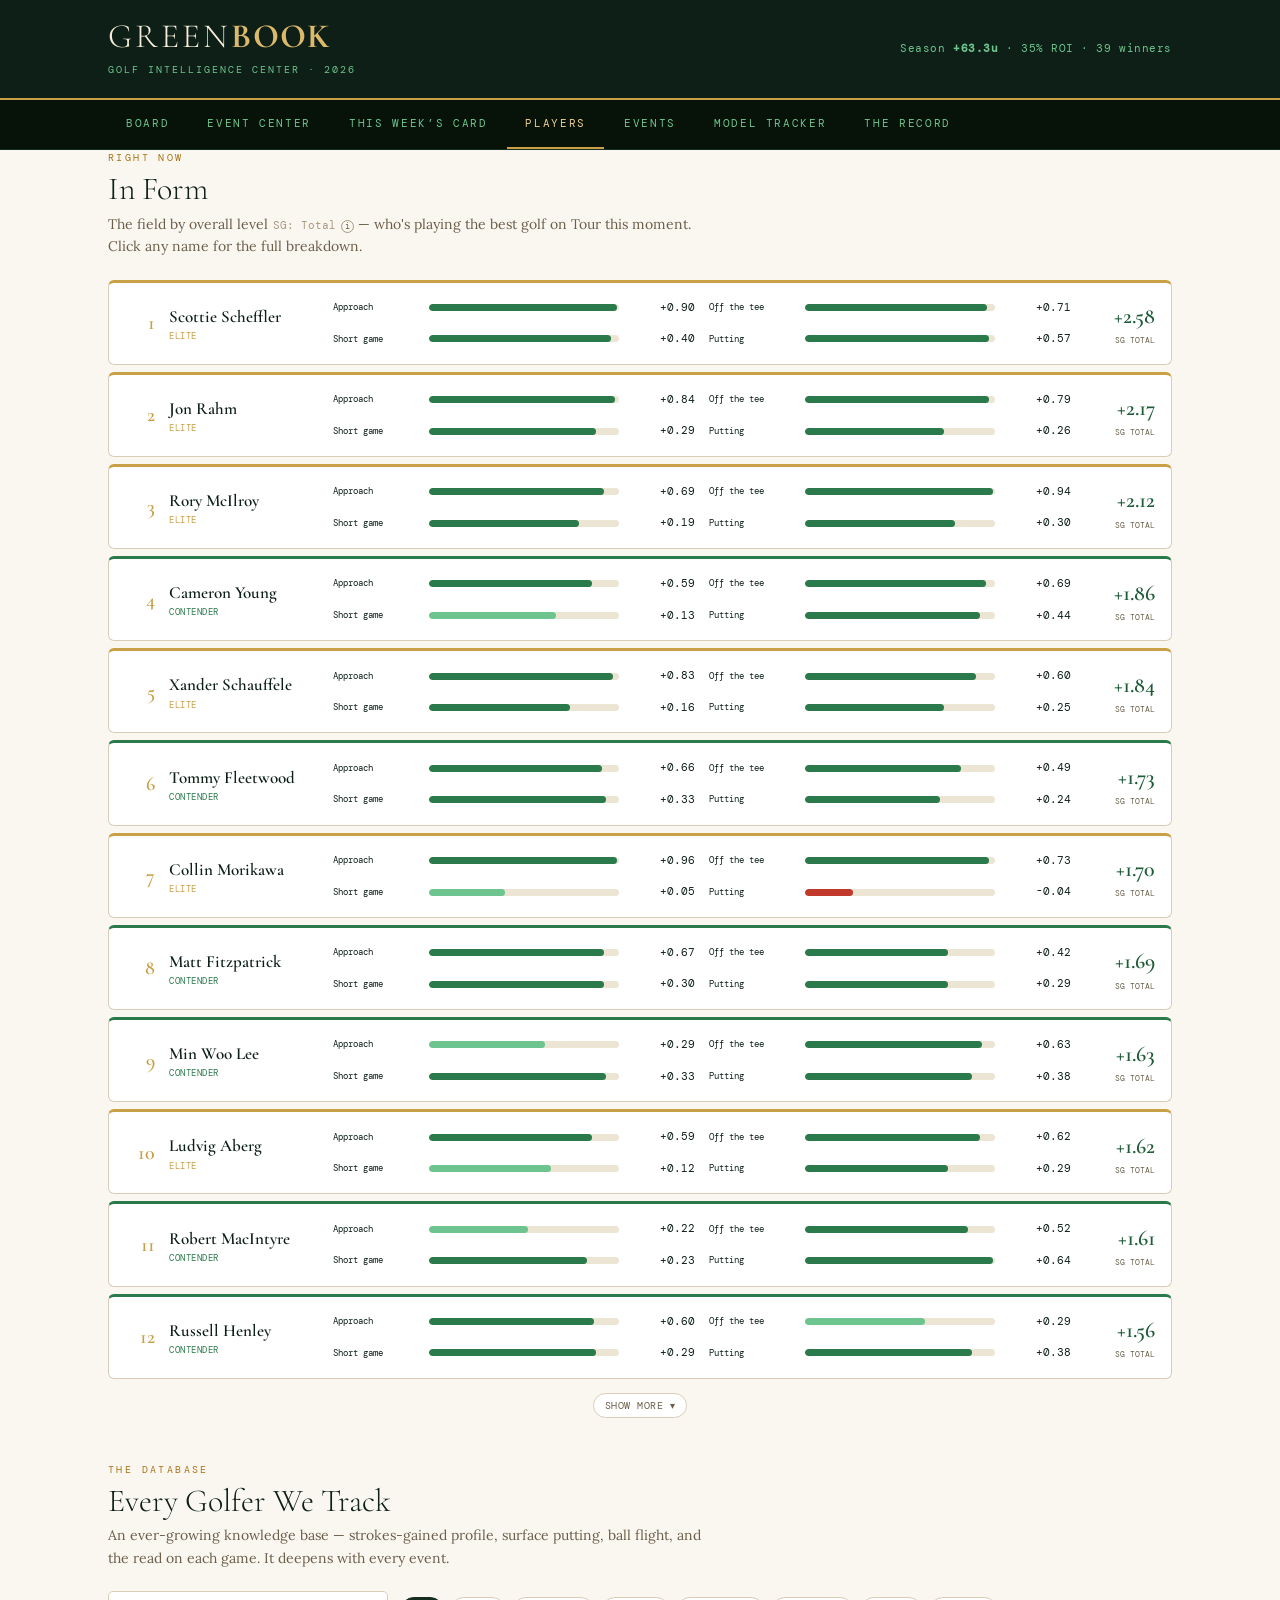
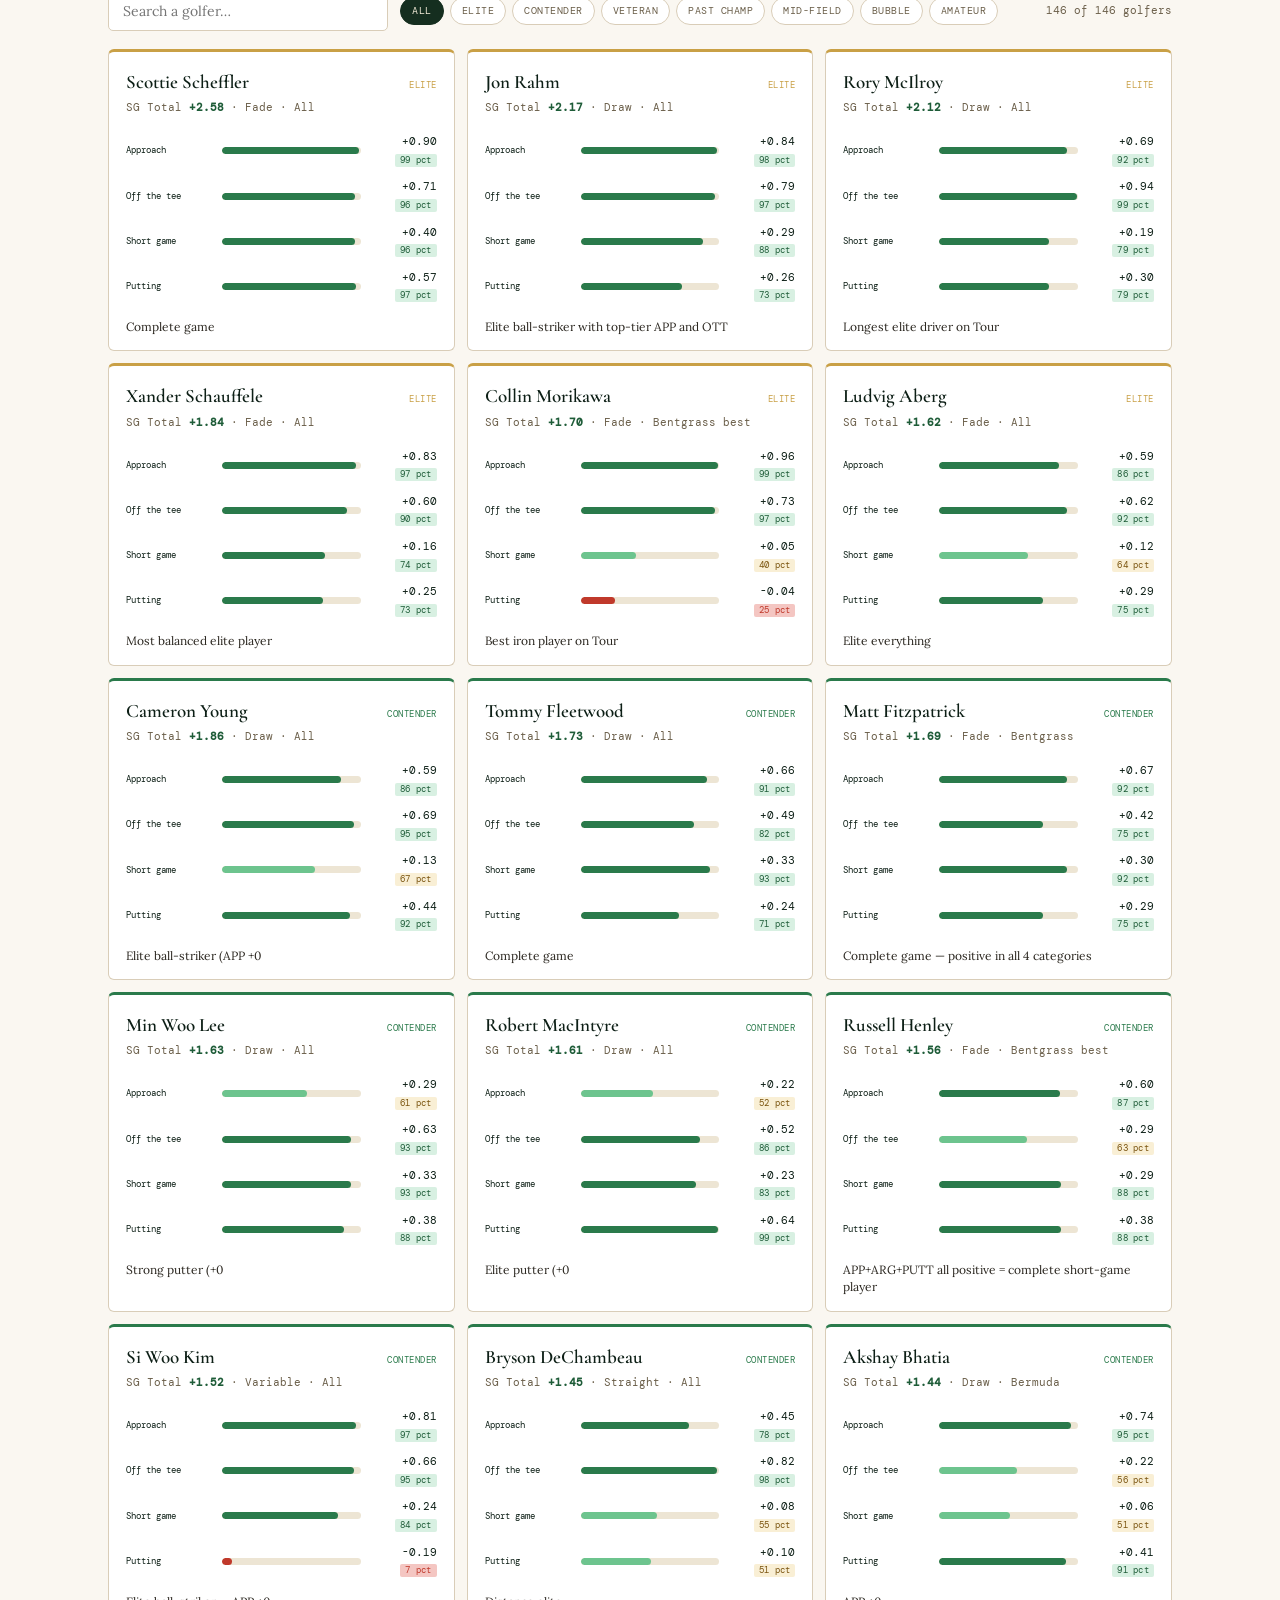
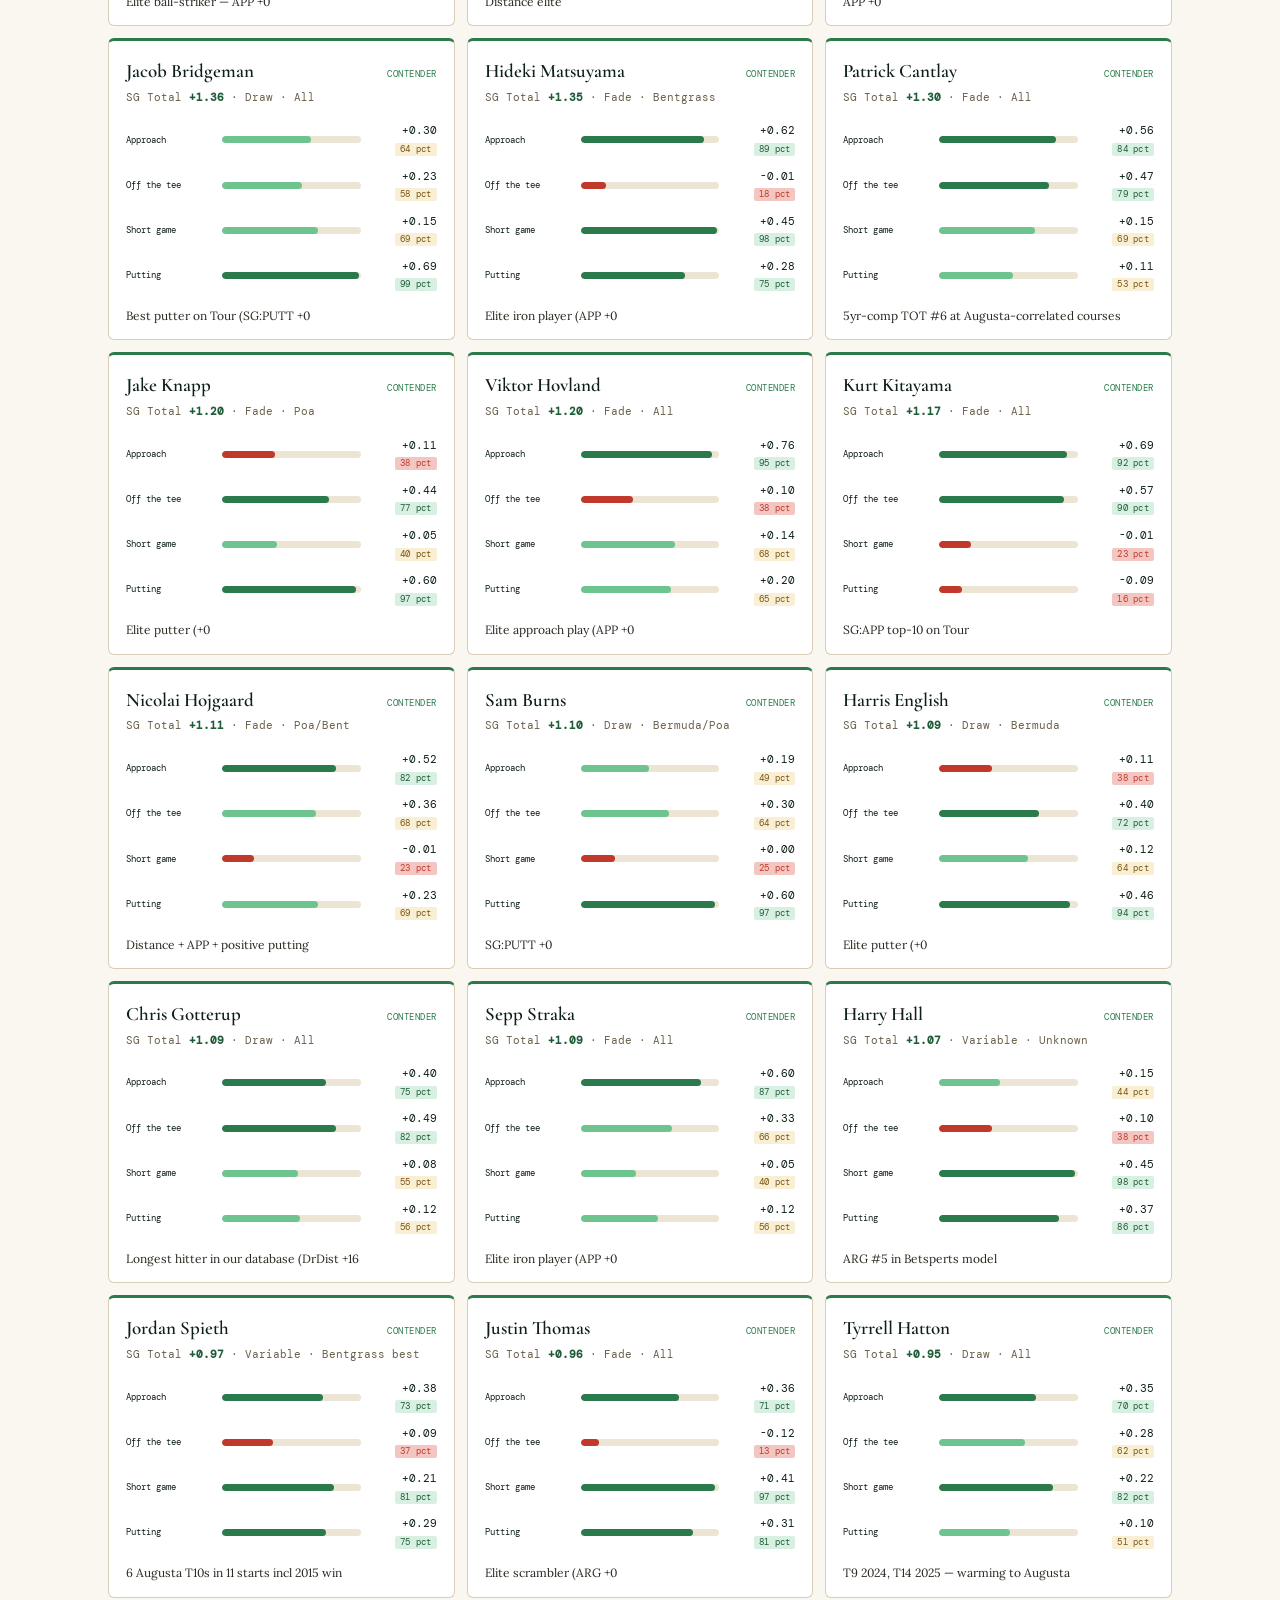
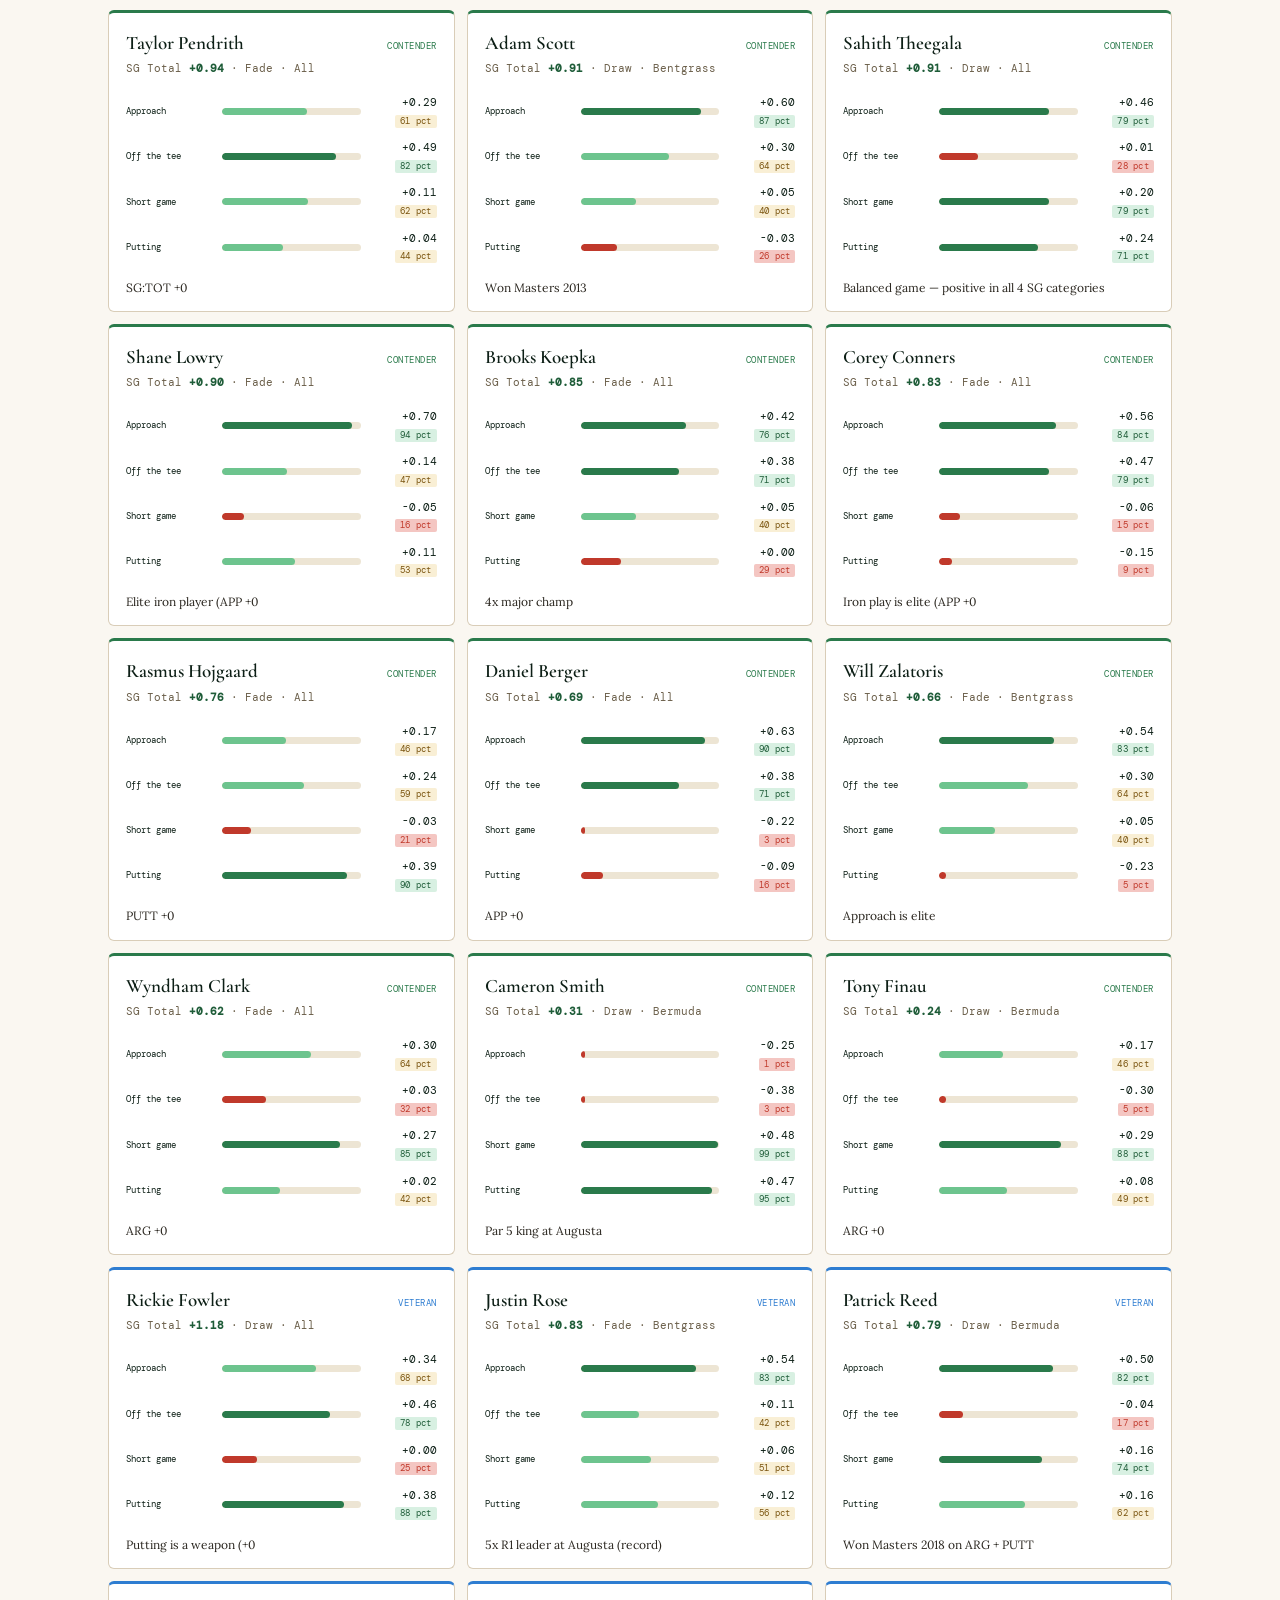
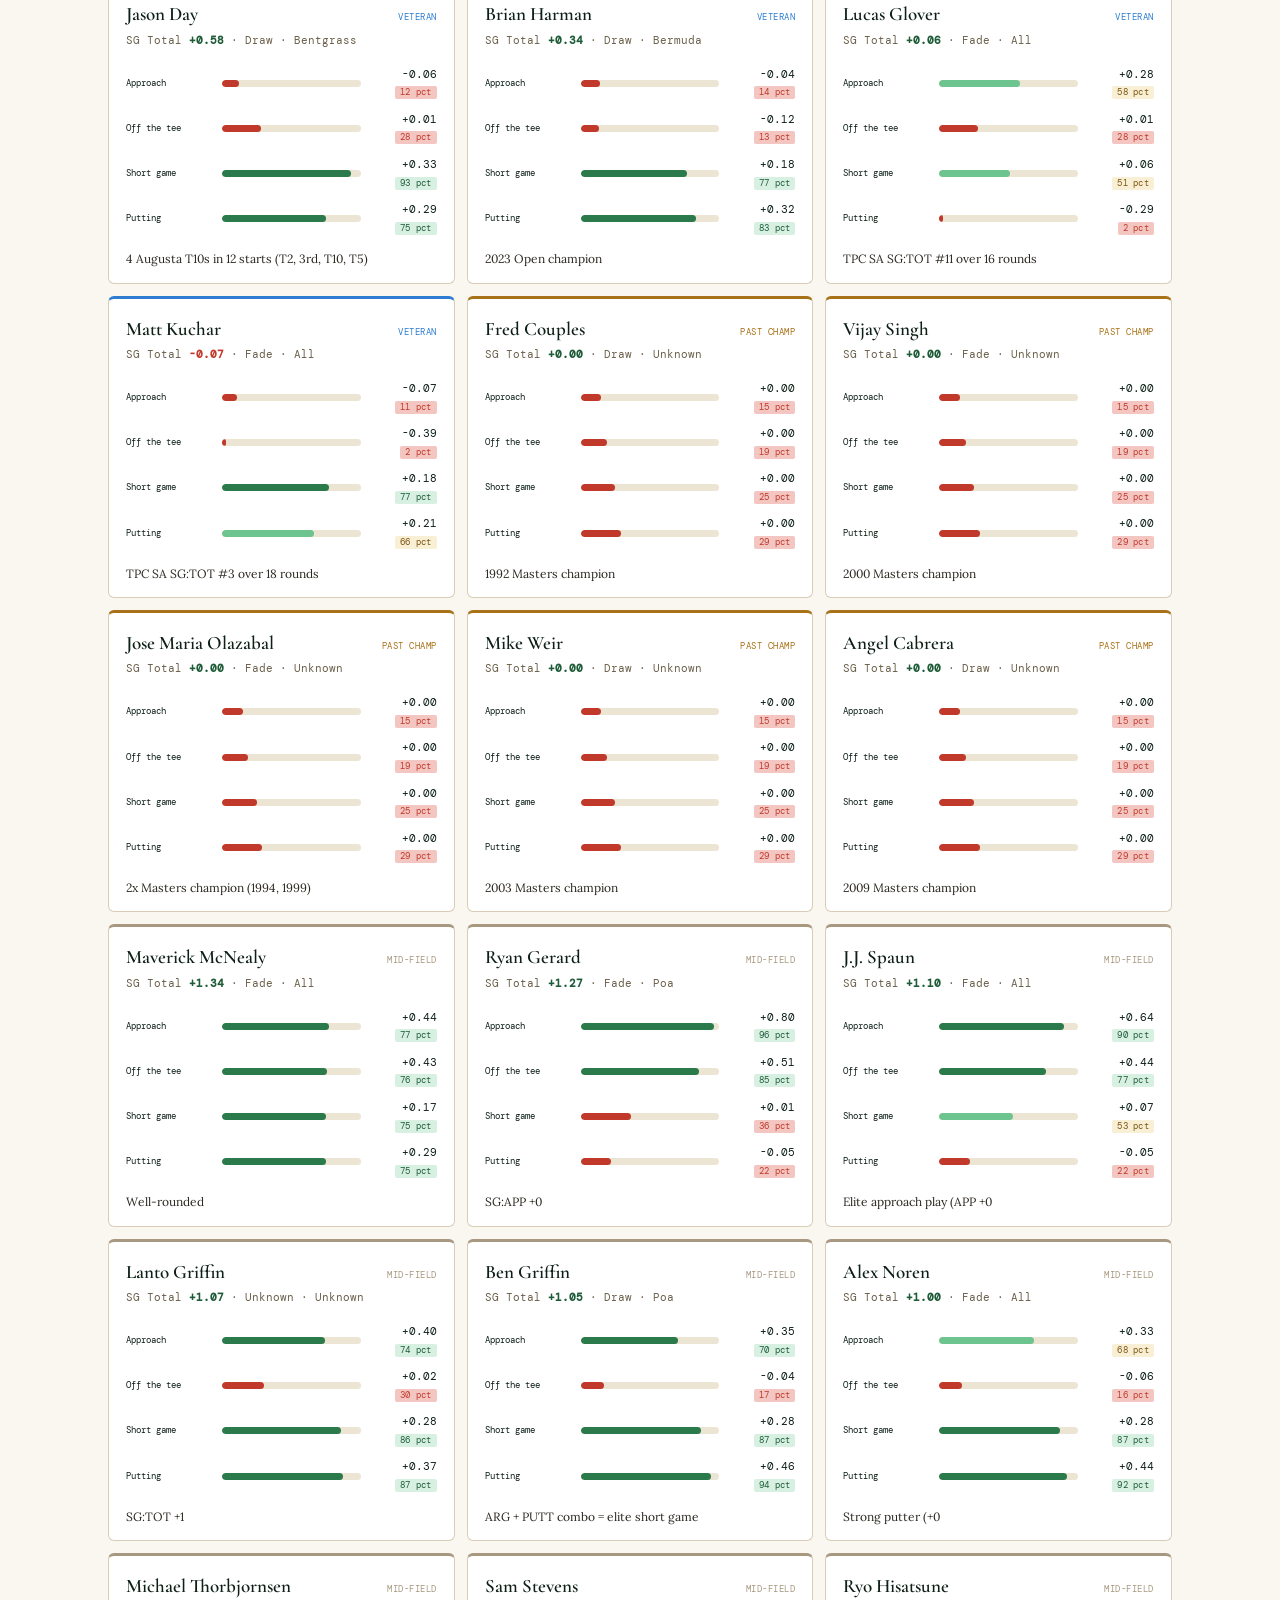
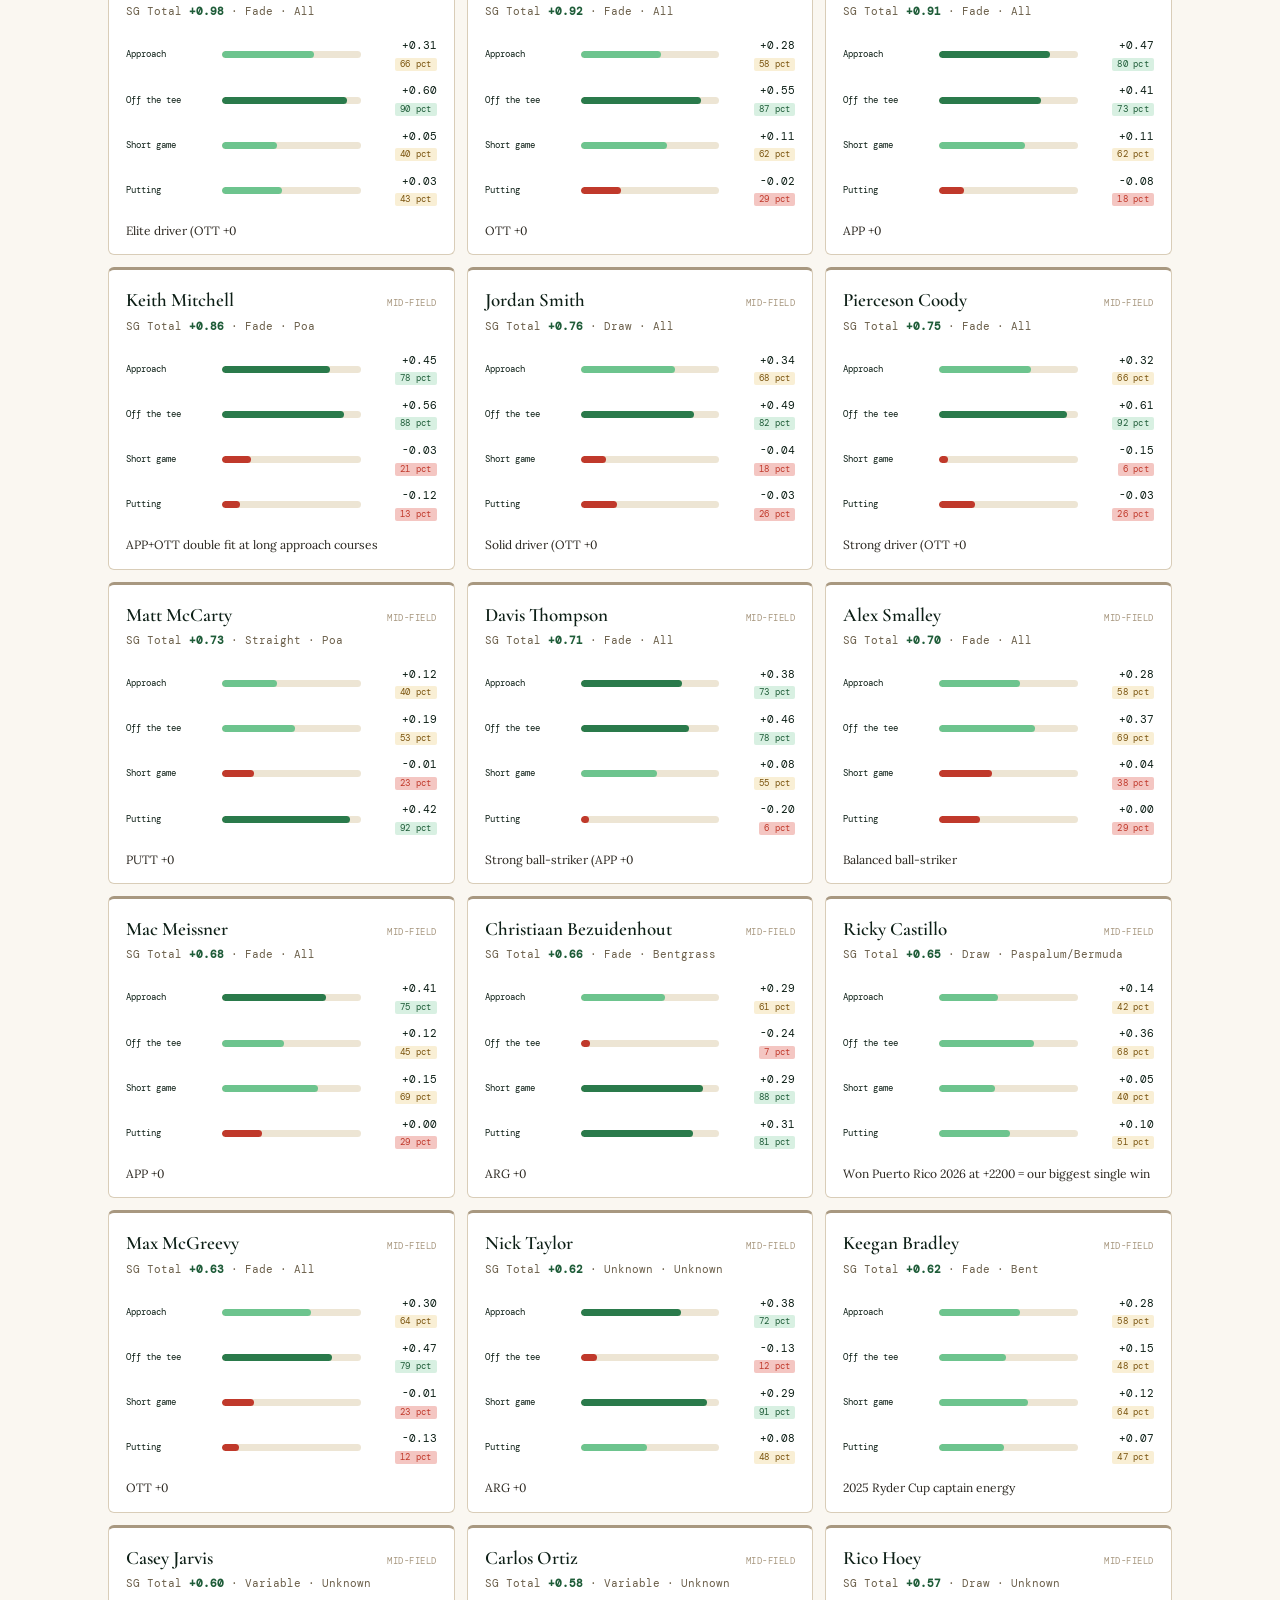
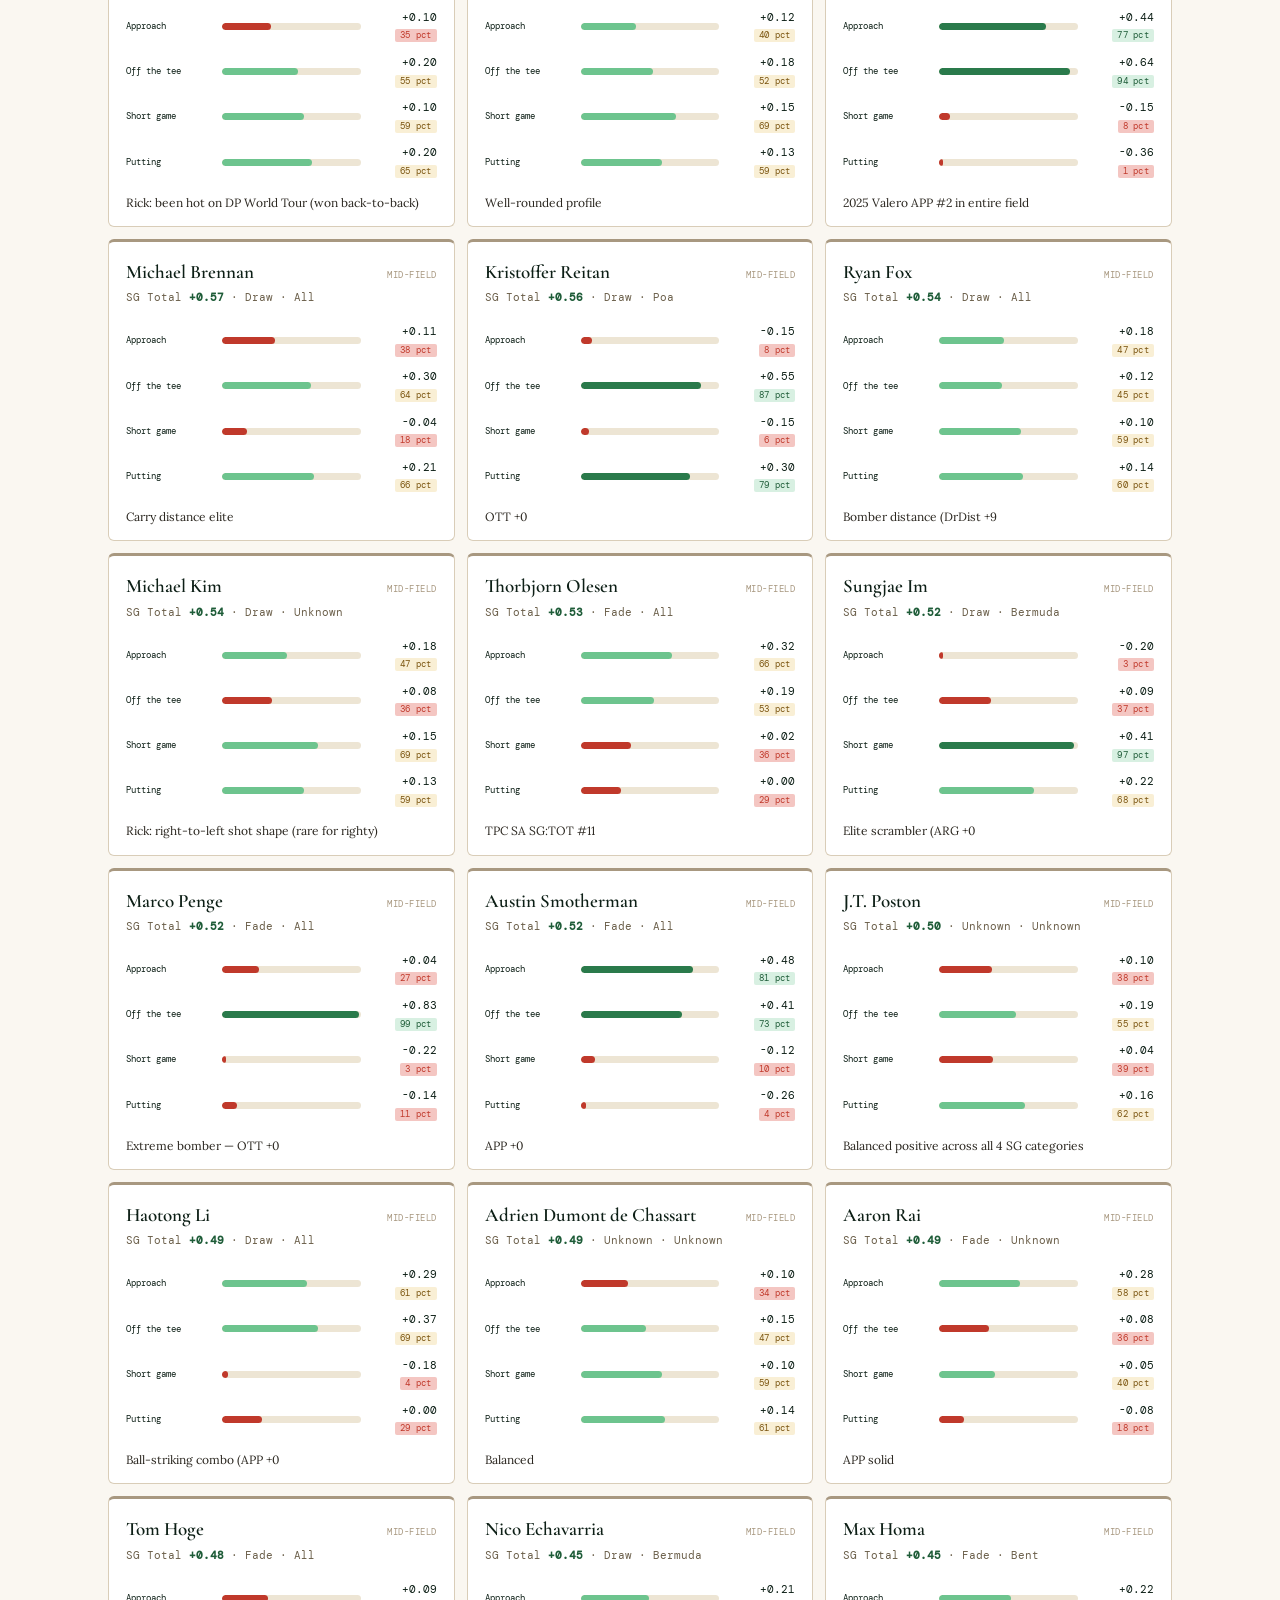
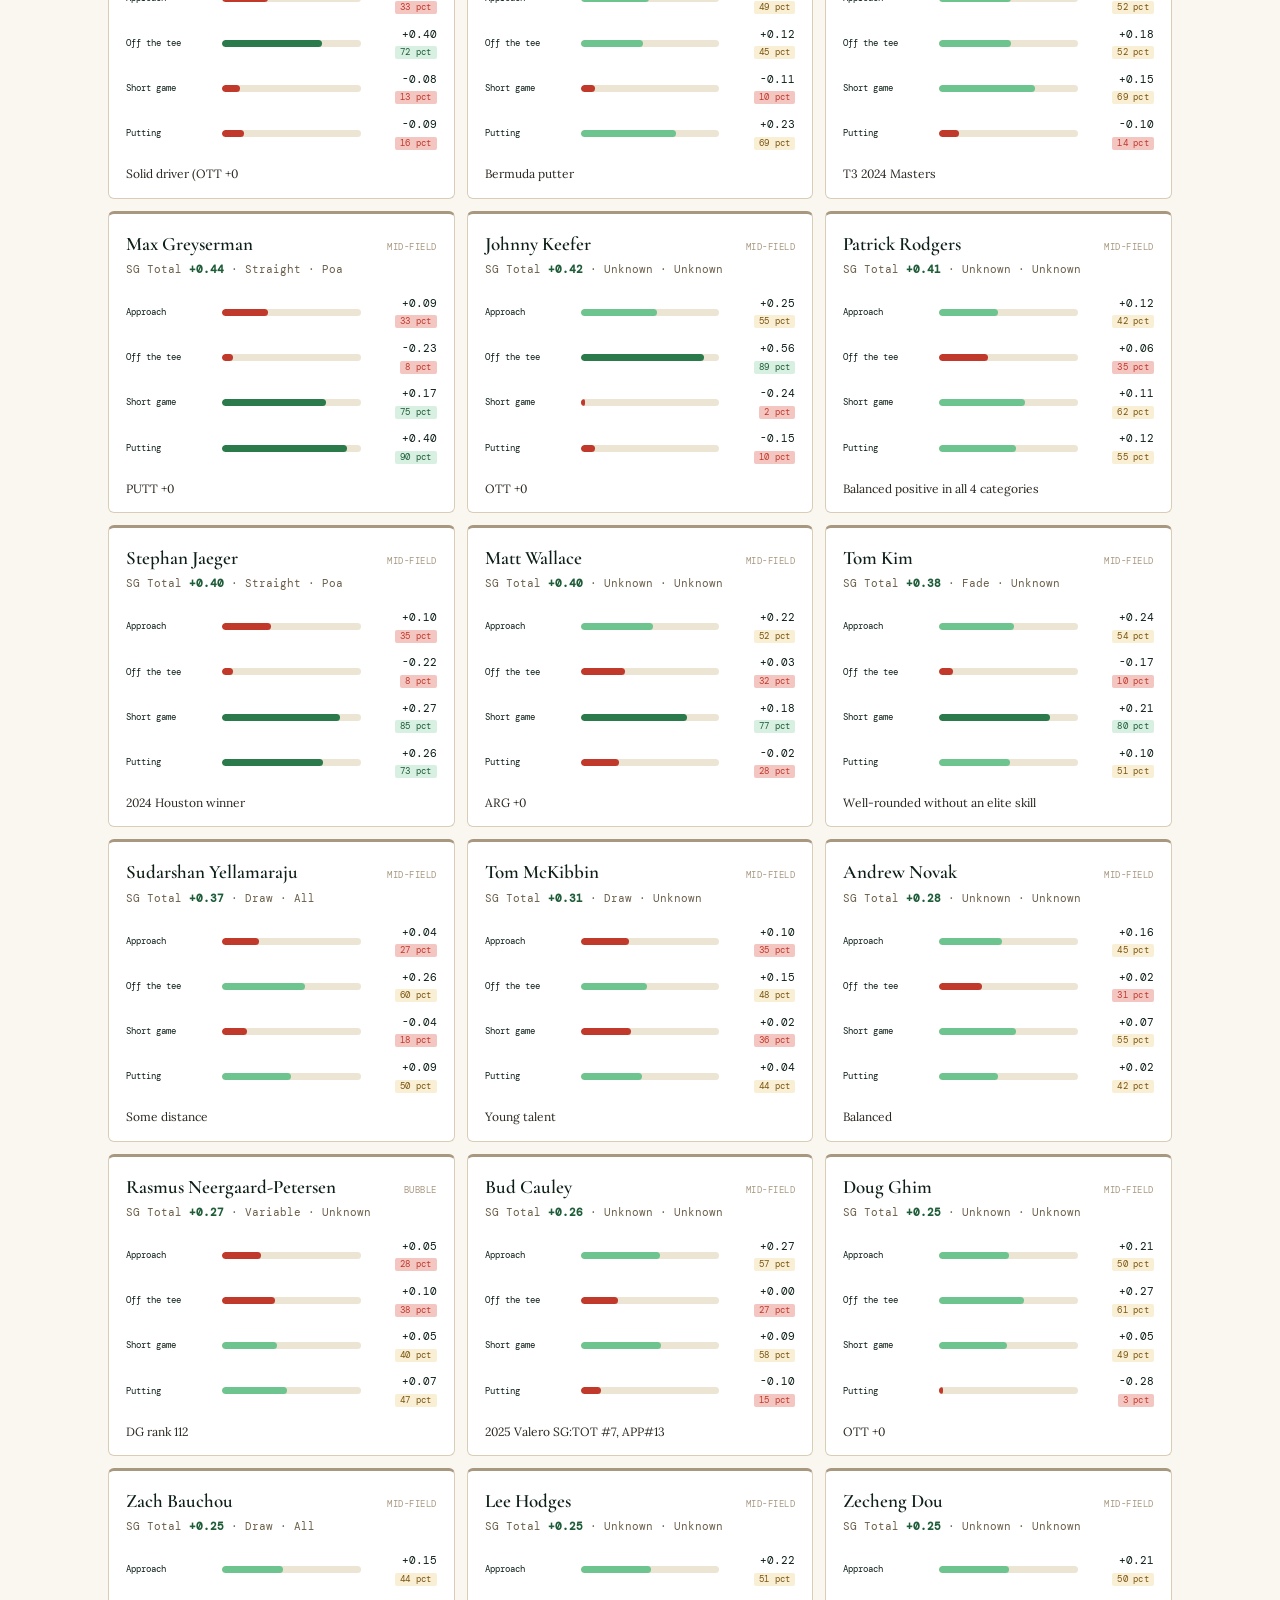
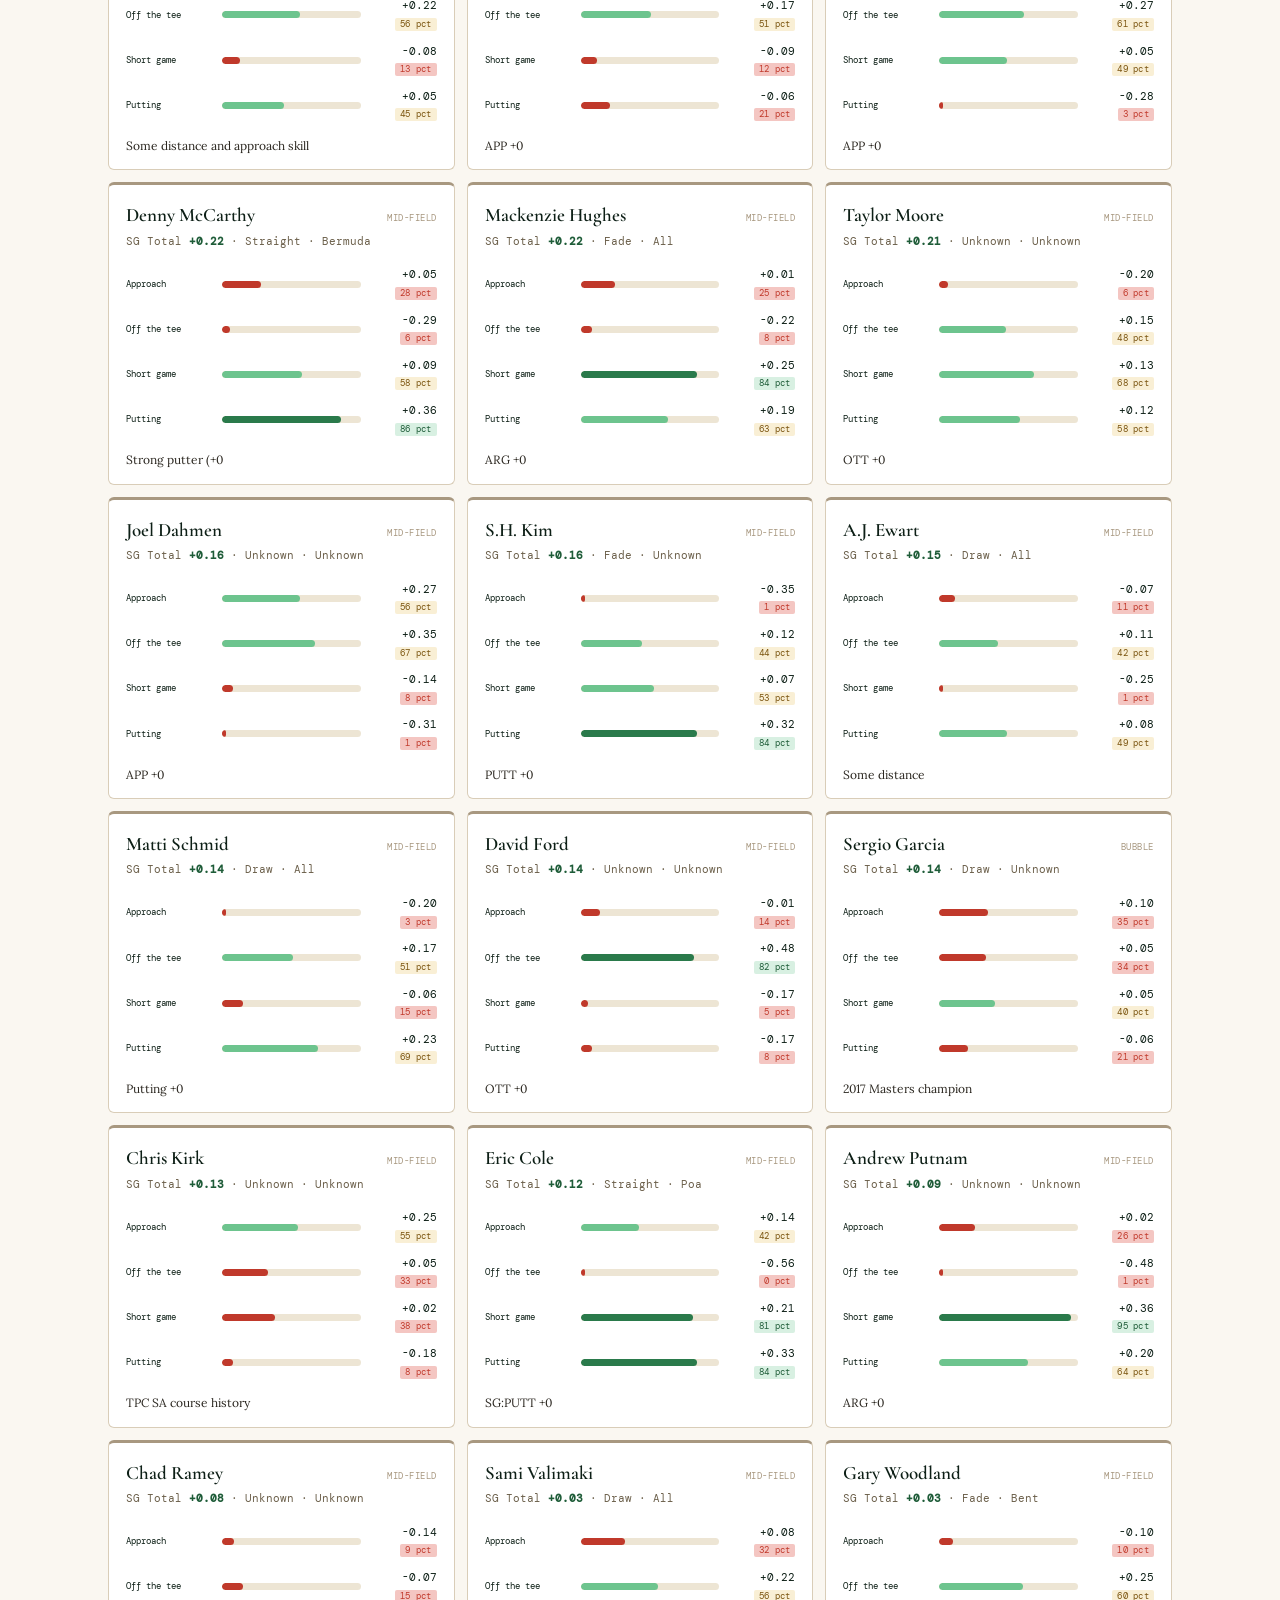
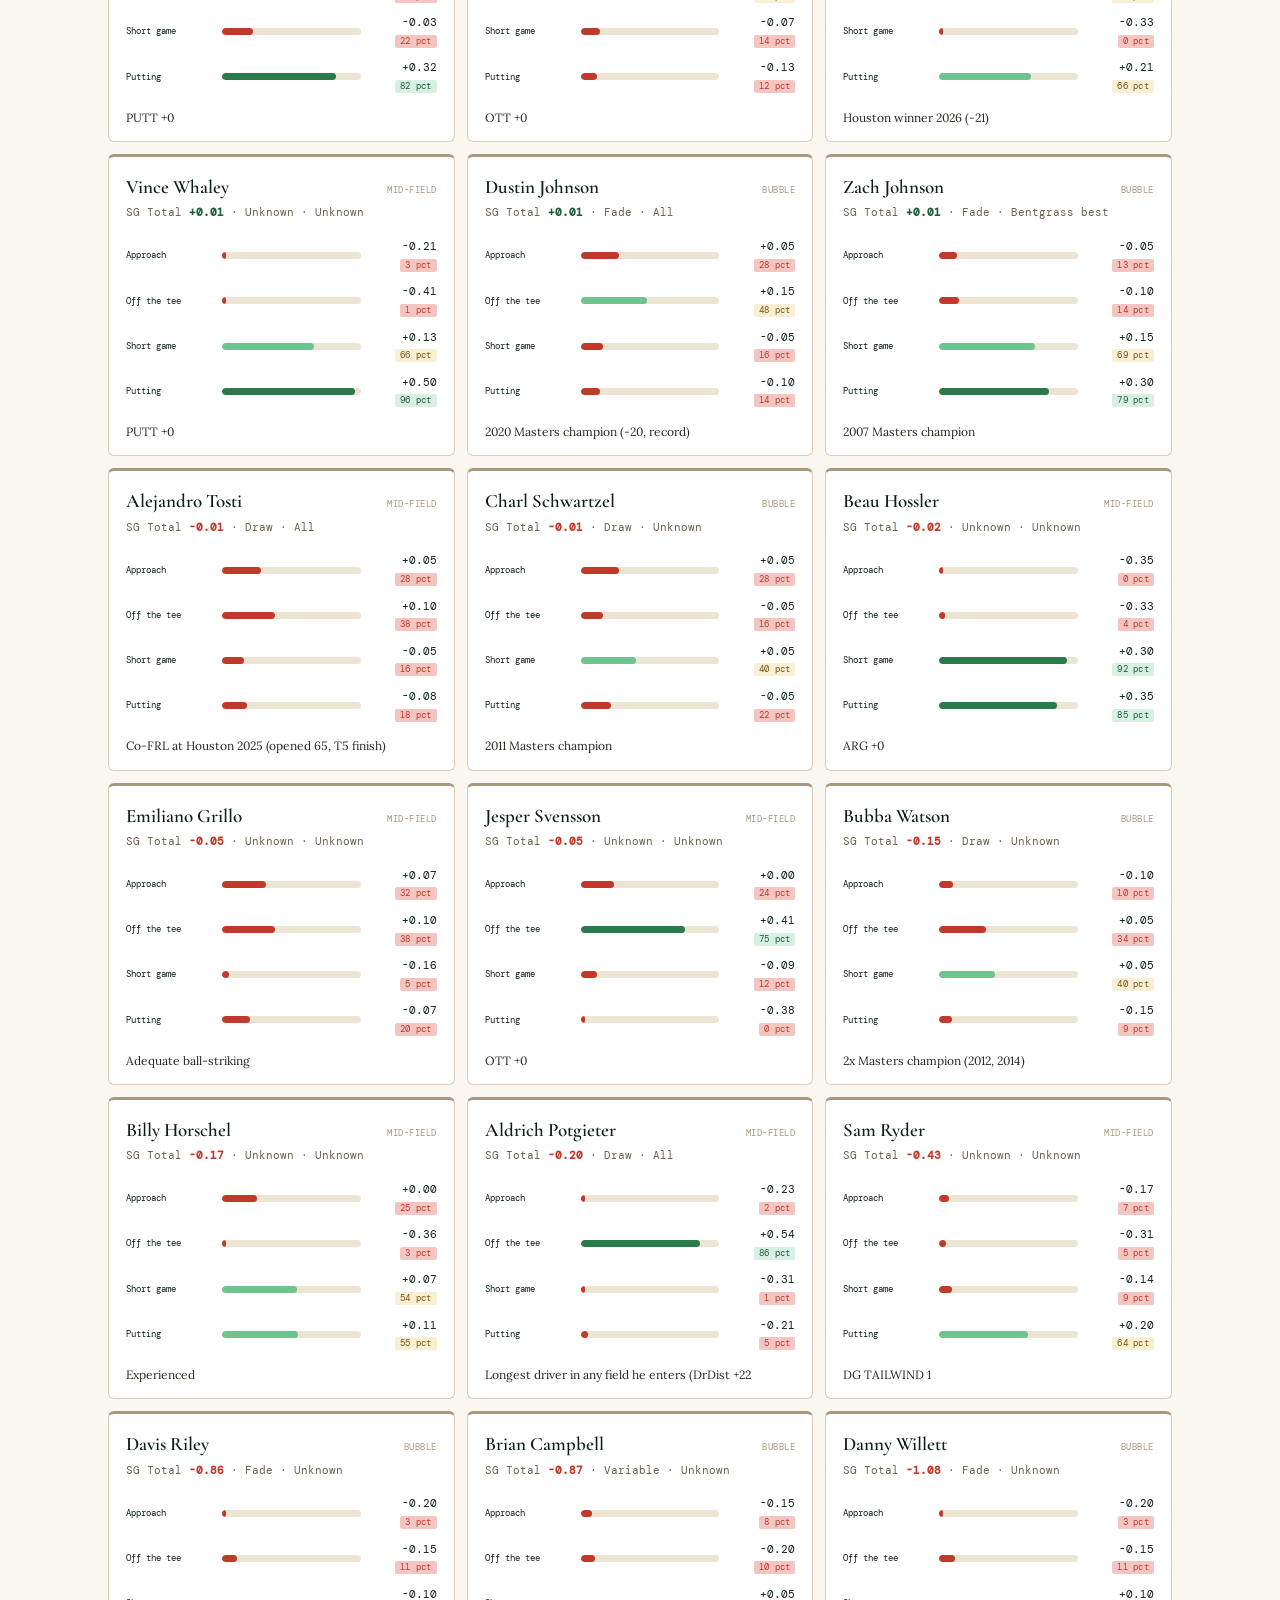
<file: players.html>
<!doctype html>
<html lang="en">
<head>
<meta charset="utf-8">
<meta name="viewport" content="width=device-width, initial-scale=1">
<title>Greenbook — Players</title>
<link rel="preconnect" href="https://fonts.googleapis.com">
<link rel="preconnect" href="https://fonts.gstatic.com" crossorigin>
<link href="https://fonts.googleapis.com/css2?family=Cormorant+Garamond:ital,wght@0,300;0,400;0,600;0,700;1,400&family=DM+Mono:ital,wght@0,300;0,400;0,500&family=Lora:ital,wght@0,400;0,600;1,400&display=swap" rel="stylesheet">
<link rel="stylesheet" href="greenbook.css?v=211">
<style>
  .search { font-family:var(--font-body); font-size:14px; padding:10px 14px; border:1px solid var(--cream-300); border-radius:5px; width:280px; background:#fff; color:var(--green-800); }
  .search:focus { outline:none; border-color:var(--brass-500); }
  .gchips { display:flex; gap:6px; flex-wrap:wrap; }
  .gchip { font-family:var(--font-mono); font-size:10px; letter-spacing:.05em; text-transform:uppercase; padding:5px 11px; border:1px solid var(--cream-300); border-radius:20px; background:#fff; color:var(--cream-700); cursor:pointer; }
  .gchip.on { background:var(--green-700); color:var(--cream-100); border-color:var(--green-700); }
  .ggrid { display:grid; grid-template-columns:repeat(auto-fill,minmax(300px,1fr)); gap:12px; }
  .gc { display:block; background:#fff; border:1px solid var(--cream-300); border-top:3px solid var(--tc,var(--cream-500)); border-radius:6px; padding:15px 17px; text-decoration:none; color:inherit; transition:box-shadow .14s,transform .14s; }
  .gc:hover { box-shadow:0 4px 16px -8px rgba(13,31,22,.4); transform:translateY(-1px); }
  .gc .top { display:flex; justify-content:space-between; align-items:baseline; gap:8px; }
  .gc .nm { font-family:var(--font-display); font-size:19px; font-weight:600; color:var(--green-800); }
  .gc .ti { font-family:var(--font-mono); font-size:8.5px; letter-spacing:.06em; text-transform:uppercase; color:var(--cream-700); }
  .gc .sub { font-family:var(--font-mono); font-size:10.5px; color:var(--cream-700); margin:3px 0 11px; }
  .lead-grid { display:grid; grid-template-columns:repeat(auto-fill,minmax(210px,1fr)); gap:14px; }
  .lead-card { background:#fff; border:1px solid var(--cream-300); border-top:3px solid var(--brass-500); border-radius:5px; padding:13px 15px; }
  .lead-card h4 { font-family:var(--font-mono); font-size:10px; letter-spacing:.09em; text-transform:uppercase; color:var(--brass-600); margin:0 0 9px; }
  .lead-row { display:flex; justify-content:space-between; padding:4px 0; font-size:13px; border-bottom:1px solid var(--cream-100); }
  .lead-row a { color:var(--green-800); text-decoration:none; } .lead-row a:hover{ color:var(--brass-600); }
  .lead-row b { font-family:var(--font-mono); font-size:10px; color:var(--brass-600); margin-right:6px; }
  .lead-row .v { font-family:var(--font-mono); font-size:12px; }
</style>
</head>
<body>
<div id="gb-head"></div>
<main class="wrap">

  <section class="sec">
    <div class="sec-label">Right Now</div>
    <div class="sec-title">In Form</div>
    <div class="sec-sub">The field by <span class="lab">overall level <span class="tech">SG: Total</span> <i class="info" data-def="How many shots better or worse than an average tour pro, per round, all parts of the game combined.">i</i></span> — who's playing the best golf on Tour this moment. Click any name for the full breakdown.</div>
    <div id="inform"></div>
    <div style="text-align:center;margin-top:12px"><button id="ifMore" class="gchip">Show more ▾</button></div>
  </section>

  <section class="sec">
    <div class="sec-label">The Database</div>
    <div class="sec-title">Every Golfer We Track</div>
    <div class="sec-sub">An ever-growing knowledge base — strokes-gained profile, surface putting, ball flight, and the read on each game. It deepens with every event.</div>
    <div style="display:flex;gap:12px;flex-wrap:wrap;align-items:center;margin-bottom:18px">
      <input class="search" id="q" placeholder="Search a golfer…" autocomplete="off">
      <div class="gchips" id="tiers"></div>
      <span id="gcount" style="font-family:var(--font-mono);font-size:11px;color:var(--cream-700);margin-left:auto"></span>
    </div>
    <div class="ggrid" id="grid"></div>
  </section>

  <section class="sec">
    <details class="disc" open>
      <summary style="font-size:11px">Stat leaders — who's best in each part of the game</summary>
      <div class="lead-grid" id="leaders" style="margin-top:14px"></div>
    </details>
  </section>

</main>
<div id="gb-foot"></div>

<script src="data.js?v=210"></script>
<script src="tournament-data.js?v=210"></script>
<script src="settled-data.js?v=210"></script>
<script src="tools-data.js?v=210"></script>
<script src="player-kb.js?v=210"></script>
<script src="greenbook-core.js?v=211"></script>
<script>
GB.mountChrome('players');
(function(){
  if(typeof SCOUTING==='undefined'){ return; }
  const F=GB.FIELD, link=n=>`player.html?p=${encodeURIComponent(n)}`;
  const tierColor={ Elite:'var(--brass-500)', Contender:'var(--green-500)', Veteran:'var(--birdie)', 'Past Champ':'var(--brass-600)', 'Mid-field':'var(--cream-500)', Bubble:'var(--cream-500)', Amateur:'var(--birdie)' };

  /* In Form */
  const byTot=SCOUTING.filter(p=>p.sg_tot!=null).sort((a,b)=>b.sg_tot-a.sg_tot);
  const mini=(k,v)=>{ const p=F.pct(k,v); return GB.mbar(`<span style="font-size:9px">${GB.LABELS[k].plain}</span>`, p, `${GB.sg(v)}`); };
  const ifRow=(p,i)=>`<a class="gc" href="${link(p.name)}" style="--tc:${tierColor[p.tier]||'var(--cream-500)'};display:grid;grid-template-columns:30px 150px 1fr 70px;gap:14px;align-items:center;padding:11px 16px;margin-bottom:7px">
    <div style="font-family:var(--font-display);font-size:20px;font-weight:600;color:var(--brass-500);text-align:right">${i+1}</div>
    <div><div class="nm" style="font-size:17px">${GB.scrub(p.name)}</div><div class="ti" style="color:${tierColor[p.tier]||'var(--cream-500)'}">${p.tier||''}</div></div>
    <div style="display:grid;grid-template-columns:1fr 1fr;gap:4px 14px">${['app','ott','arg','putt'].map(k=>mini(k,p[k])).join('')}</div>
    <div style="text-align:right"><div style="font-family:var(--font-display);font-size:22px;font-weight:600;color:${p.sg_tot>=0?'var(--green-600)':'var(--scarlet)'}">${GB.sg(p.sg_tot)}</div><div style="font-family:var(--font-mono);font-size:8px;text-transform:uppercase;color:var(--cream-700)">SG Total</div></div></a>`;
  let ifN=12;
  const renderIf=()=>{ document.getElementById('inform').innerHTML=byTot.slice(0,ifN).map(ifRow).join('');
    document.getElementById('ifMore').textContent = ifN>=byTot.length?'':'Show more ▾'; document.getElementById('ifMore').style.display=ifN>=byTot.length?'none':''; };
  document.getElementById('ifMore').addEventListener('click',()=>{ ifN=Math.min(ifN+20,byTot.length); renderIf(); });
  renderIf();

  /* Directory */
  const rk=t=>({Elite:0,Contender:1,Veteran:2,'Past Champ':2,Bubble:3,'Mid-field':3,Amateur:4}[t]??3);
  const data=SCOUTING.slice().sort((a,b)=>rk(a.tier)-rk(b.tier)||(b.sg_tot||-9)-(a.sg_tot||-9));
  const tiers=['All',...Array.from(new Set(data.map(p=>p.tier).filter(Boolean)))];
  const sgb=(k,v)=>{ const p=F.pct(k,v); return GB.mbar(`<span style="font-size:9px">${GB.LABELS[k].plain}</span>`, p, `${GB.sg(v)} ${GB.pctPill(p)}`); };
  const card=p=>`<a class="gc" href="${link(p.name)}" style="--tc:${tierColor[p.tier]||'var(--cream-500)'}">
    <div class="top"><div class="nm">${GB.scrub(p.name)}</div><div class="ti" style="color:${tierColor[p.tier]||'var(--cream-500)'}">${p.tier||''}</div></div>
    <div class="sub">SG Total <b style="color:${p.sg_tot>=0?'var(--green-600)':'var(--scarlet)'}">${GB.sg(p.sg_tot)}</b>${p.shape?` · ${p.shape}`:''}${p.surface?` · ${p.surface}`:''}</div>
    ${['app','ott','arg','putt'].map(k=>sgb(k,p[k])).join('')}
    <div style="font-size:12px;line-height:1.45;margin-top:9px;color:var(--cream-900)">${GB.scrub((p.strengths||'').split('.')[0])}</div></a>`;
  let tier='All', q='';
  const render=()=>{ const rows=data.filter(p=>(tier==='All'||p.tier===tier)&&(!q||p.name.toLowerCase().includes(q)));
    document.getElementById('grid').innerHTML=rows.map(card).join('')||'<div class="muted">No golfers match.</div>';
    document.getElementById('gcount').textContent=`${rows.length} of ${data.length} golfers`; };
  document.getElementById('tiers').innerHTML=tiers.map((t,i)=>`<div class="gchip ${i===0?'on':''}" data-t="${t}">${t}</div>`).join('');
  document.getElementById('tiers').addEventListener('click',e=>{ const c=e.target.closest('.gchip'); if(!c)return;
    document.querySelectorAll('#tiers .gchip').forEach(x=>x.classList.remove('on')); c.classList.add('on'); tier=c.dataset.t; render(); });
  document.getElementById('q').addEventListener('input',e=>{ q=e.target.value.toLowerCase().trim(); render(); });
  render();

  /* Stat leaders */
  const board=(title,key,n=7)=>{ const rows=SCOUTING.filter(p=>p[key]!=null).sort((a,b)=>b[key]-a[key]).slice(0,n);
    return `<div class="lead-card"><h4>${title}</h4>`+rows.map((p,i)=>`<div class="lead-row"><a href="${link(p.name)}"><b>${i+1}</b>${GB.scrub(p.name)}</a><span class="v" style="color:${p[key]>=0?'var(--green-600)':'var(--scarlet)'}">${GB.sg(p[key])}</span></div>`).join('')+`</div>`; };
  document.getElementById('leaders').innerHTML=[
    board('Overall (SG: Total)','sg_tot'),board('Approach (SG: APP)','app'),board('Off the tee (SG: OTT)','ott'),
    board('Short game (SG: ARG)','arg'),board('Putting (SG: PUTT)','putt'),board('Driving distance','dd'),
    board('Bermuda putting','putt_bermuda'),board('Bentgrass putting','putt_bent'),board('Poa putting','putt_poa')
  ].join('');
})();
</script>
</body>
</html>
</file>
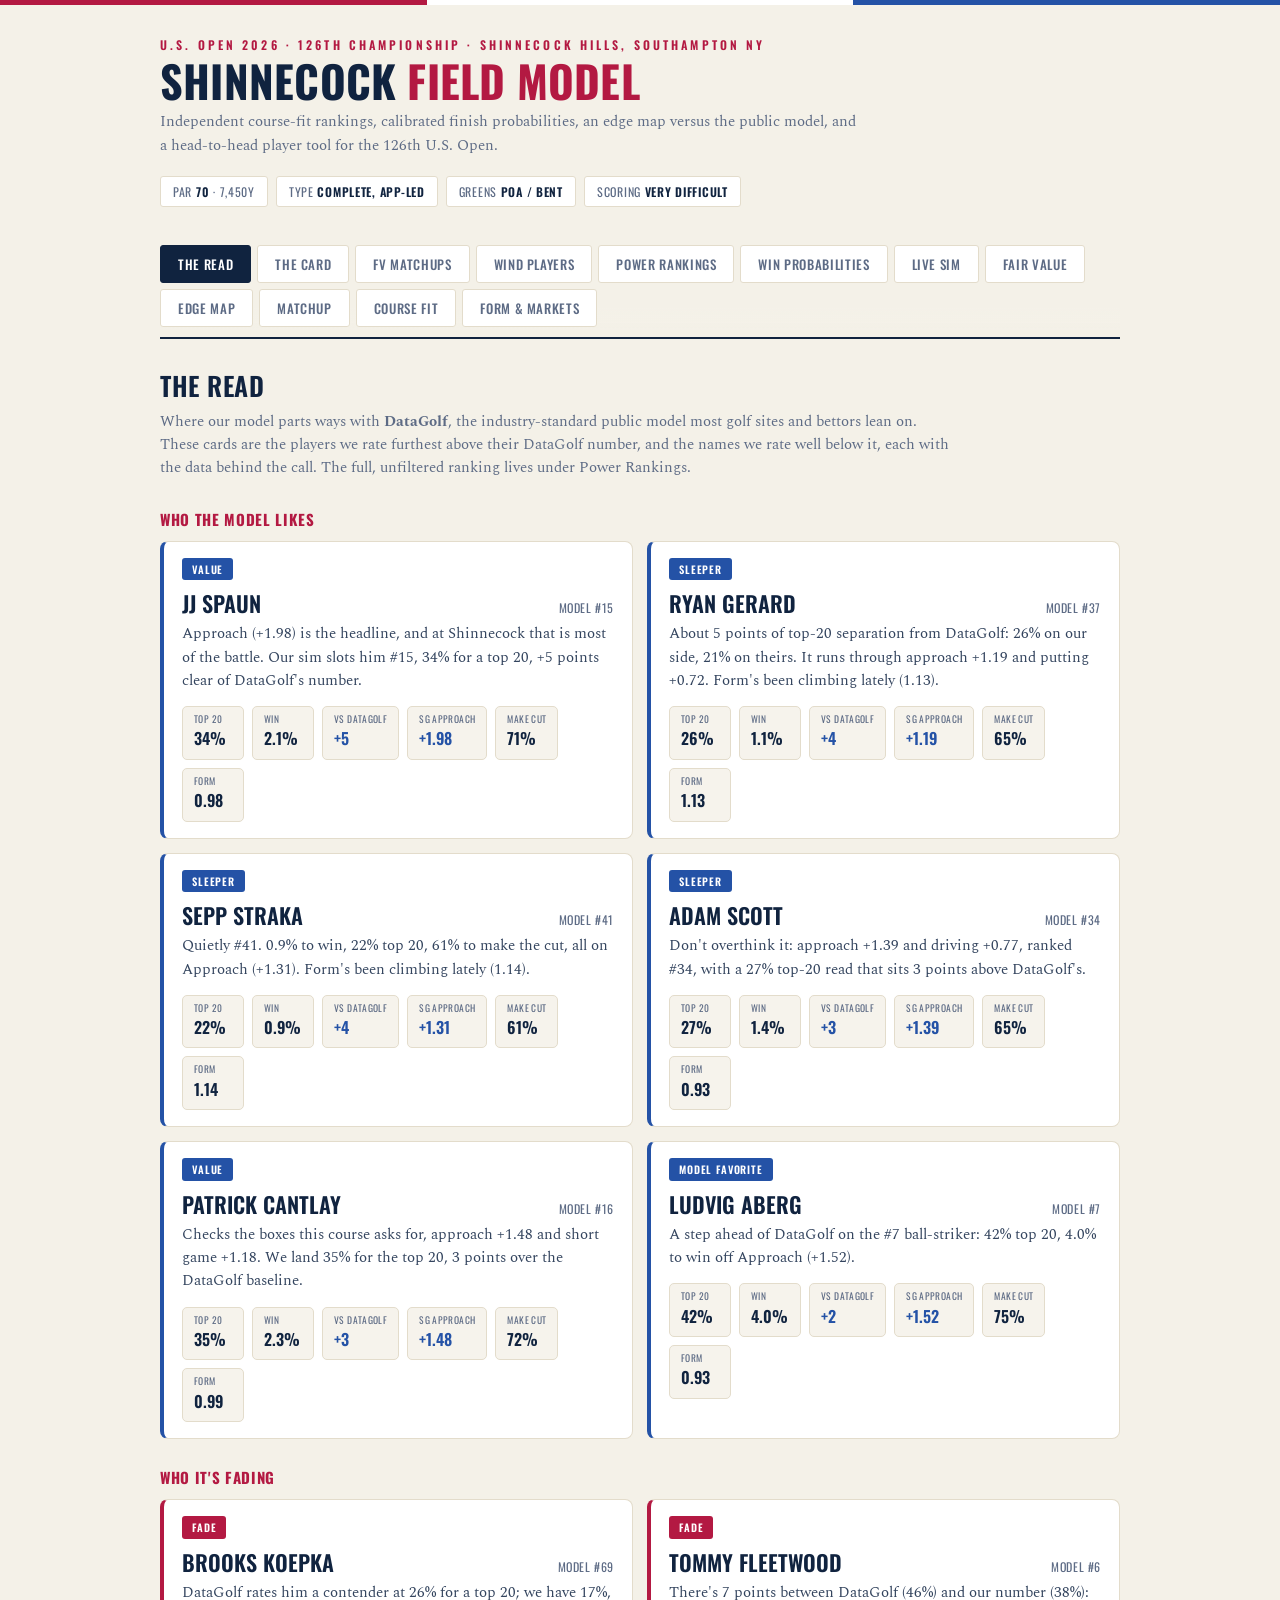
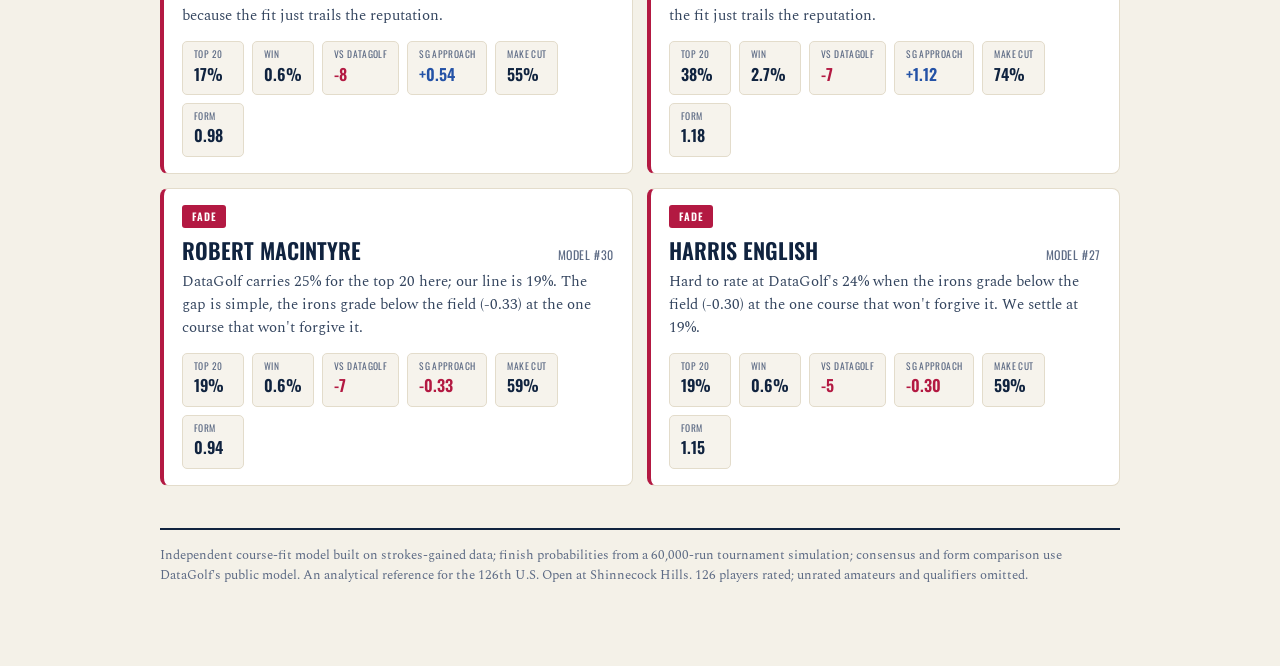
<file: reading-the-field.html>
<!DOCTYPE html><html lang="en"><head><meta charset="utf-8">
<meta name="viewport" content="width=device-width,initial-scale=1">
<title>U.S. Open 2026 · Shinnecock Field Model</title>
<meta name="description" content="Independent course-fit rankings, calibrated win probabilities, and an edge map vs consensus for the 126th U.S. Open at Shinnecock Hills. Model output only.">
<meta property="og:type" content="website">
<meta property="og:site_name" content="Shinnecock Field Model">
<meta property="og:title" content="U.S. Open 2026 · Shinnecock Field Model">
<meta property="og:description" content="Course-fit rankings, calibrated win probabilities, edge map vs consensus, and a head-to-head player tool for the 126th U.S. Open.">
<meta property="og:url" content="https://cba70118.github.io/greenbook/reading-the-field.html">
<meta property="og:image" content="https://cba70118.github.io/greenbook/og-field-model.png">
<meta property="og:image:width" content="1200">
<meta property="og:image:height" content="630">
<meta name="twitter:card" content="summary_large_image">
<meta name="twitter:title" content="U.S. Open 2026 · Shinnecock Field Model">
<meta name="twitter:description" content="Course-fit rankings, win probabilities, edge map, and a head-to-head tool for the 126th U.S. Open.">
<meta name="twitter:image" content="https://cba70118.github.io/greenbook/og-field-model.png">
<link rel="preconnect" href="https://fonts.googleapis.com">
<link rel="preconnect" href="https://fonts.gstatic.com" crossorigin>
<link href="https://fonts.googleapis.com/css2?family=Oswald:wght@400;500;600;700&family=Spectral:ital,wght@0,400;0,500;0,600;1,400&display=swap" rel="stylesheet">
<style>
:root{
--bg:#f4f1e8;--panel:#ffffff;--line:#e3dccb;--ink:#10233f;--mut:#5d6b85;
--navy:#10233f;--blue:#2452a6;--red:#b31942;--red2:#8a1230;
--disp:'Oswald',"Arial Narrow",sans-serif;--body:'Spectral',Georgia,"Times New Roman",serif}
*{box-sizing:border-box}
body{margin:0;background:var(--bg);color:var(--ink);font-family:var(--body);font-size:16px;line-height:1.6}
.flagbar{height:5px;background:linear-gradient(90deg,var(--red) 0 33.34%,#fff 33.34% 66.66%,var(--blue) 66.66% 100%)}
.wrap{max-width:1000px;margin:0 auto;padding:0 20px 80px}
header{padding:30px 0 4px}
.kicker{font-family:var(--disp);letter-spacing:.26em;text-transform:uppercase;font-size:12px;color:var(--red);font-weight:600}
header h1{font-family:var(--disp);font-weight:700;margin:5px 0 8px;font-size:44px;line-height:.98;letter-spacing:.005em;color:var(--navy);text-transform:uppercase}
header h1 span{color:var(--red)}
header .sub{color:var(--mut);font-size:15px;max-width:700px}
.chips{margin:18px 0 2px;display:flex;flex-wrap:wrap;gap:8px}
.dna{font-family:var(--disp);text-transform:uppercase;letter-spacing:.06em;background:#fff;border:1px solid var(--line);border-radius:3px;padding:5px 12px;font-size:12px;color:var(--mut)}
.dna b{color:var(--navy);font-weight:600}
nav.tabs{position:sticky;top:0;z-index:9;display:flex;flex-wrap:wrap;gap:6px;margin:22px 0 26px;padding:10px 0;background:linear-gradient(180deg,var(--bg) 72%,rgba(244,241,232,0));border-bottom:2px solid var(--navy)}
.tab{font-family:var(--disp);text-transform:uppercase;letter-spacing:.05em;background:#fff;border:1px solid var(--line);color:var(--mut);border-radius:3px;padding:8px 17px;font-size:13px;font-weight:500;cursor:pointer;transition:.15s}
.tab:hover{color:var(--navy);border-color:var(--navy)}
.tab.on{background:var(--navy);color:#fff;border-color:var(--navy)}
.panel-view{display:none}.panel-view.on{display:block;animation:fade .2s}
@keyframes fade{from{opacity:0}to{opacity:1}}
h2{font-family:var(--disp);text-transform:uppercase;letter-spacing:.02em;font-weight:600;font-size:26px;margin:0 0 4px;color:var(--navy)}
h3{font-family:var(--disp);text-transform:uppercase;letter-spacing:.045em;font-size:15px;margin:26px 0 8px;color:var(--red)}
.cap{color:var(--mut);font-size:14.5px;margin:0 0 16px;max-width:790px}
code{font-family:ui-monospace,Menlo,monospace;background:#eceef3;border:1px solid var(--line);border-radius:3px;padding:1px 6px;font-size:13px;color:var(--navy)}
.panelbox{background:var(--panel);border:1px solid var(--line);border-radius:6px;padding:12px 20px}
table{width:100%;border-collapse:collapse;font-size:14px}
thead th{font-family:var(--disp);text-transform:uppercase;letter-spacing:.05em;background:var(--navy);color:#cdd7e8;text-align:left;padding:10px 8px;font-size:11.5px;font-weight:500;position:sticky;top:0;cursor:pointer;user-select:none}
thead th.r{text-align:right}thead th:hover{color:#fff}thead th .ar{opacity:.8;font-size:9px}
tbody td{padding:7px 8px;border-bottom:1px solid #ece7da}
tbody tr:nth-child(odd) td{background:#faf8f1}
td.r{text-align:right;font-variant-numeric:tabular-nums;font-family:var(--disp)}
td.b{font-family:var(--disp);font-weight:600;color:var(--red)}
td.mut,.mut{color:var(--mut)}td.pos{color:var(--blue);font-weight:600}td.neg{color:var(--red);font-weight:600}
td.hm{text-align:center;font-variant-numeric:tabular-nums;font-family:var(--disp);font-size:12.5px;color:var(--navy);width:54px}
tbody tr:hover td{background:#eef2f8}
.tablewrap{max-height:600px;overflow:auto;border:1px solid var(--line);border-radius:6px;margin-top:8px}
.mbar{position:relative;height:18px;background:#eae5d8;border-radius:2px;min-width:120px}
.mbar i{position:absolute;left:0;top:0;bottom:0;border-radius:2px;display:block}
.mbar i.gw{background:linear-gradient(90deg,var(--navy),var(--blue))}
.mbar i.gt{background:linear-gradient(90deg,var(--red2),var(--red))}
.mbar span{position:absolute;right:6px;top:0;font-family:var(--disp);font-size:12px;line-height:18px;color:#fff;font-variant-numeric:tabular-nums;mix-blend-mode:difference}
.ok{color:var(--blue);font-weight:600}.bad{color:var(--red);font-weight:600}.warn2{color:#9a6a16;font-weight:600}
.brow{display:flex;align-items:center;gap:13px;padding:8px 0;border-bottom:1px solid #ece7da}
.brow:last-child{border-bottom:none}
.brk{font-family:var(--disp);width:30px;text-align:right;font-weight:700;color:var(--red);font-variant-numeric:tabular-nums;font-size:18px}
.bnm{width:256px;flex:none;font-size:15px;display:flex;flex-direction:column;font-weight:500}
.bsub{font-family:var(--disp);text-transform:uppercase;letter-spacing:.04em;color:var(--mut);font-size:11px}
.btrack{position:relative;flex:1;height:18px;background:#eae5d8;border-radius:2px}
.bbar{position:absolute;left:0;top:0;bottom:0;border-radius:2px;background:linear-gradient(90deg,var(--navy),var(--blue))}
.scale{display:flex;align-items:center;gap:8px;color:var(--mut);font-size:12px;margin:10px 2px;font-family:var(--disp);text-transform:uppercase;letter-spacing:.05em}
.swatch{width:120px;height:12px;border-radius:2px;background:linear-gradient(90deg,rgba(179,25,66,.72),rgba(170,170,170,.22),rgba(36,82,166,.78))}
.scatterbox{background:var(--panel);border:1px solid var(--line);border-radius:6px;padding:14px}
.scatter{width:100%;height:auto;display:block}
.scatter .grid{stroke:#e6e0d1;stroke-width:1}
.scatter .diag{stroke:var(--navy);stroke-width:1.2;stroke-dasharray:5 5;opacity:.45}
.scatter .diaglab{font-family:var(--disp);fill:#9aa2b4;font-size:11px;text-transform:uppercase}
.scatter .axt{font-family:var(--disp);fill:#9aa2b4;font-size:11px}
.scatter .axlab{font-family:var(--disp);letter-spacing:.05em;fill:var(--navy);font-size:12px}
.scatter .ptlab{font-family:var(--disp);fill:var(--navy);font-size:11px;font-weight:600}
.legend{display:flex;gap:18px;flex-wrap:wrap;color:var(--mut);font-size:12px;margin:10px 2px 0;font-family:var(--disp);text-transform:uppercase;letter-spacing:.04em}
.legend i{display:inline-block;width:10px;height:10px;border-radius:50%;margin-right:5px;vertical-align:-1px}
.grid2{display:grid;grid-template-columns:1fr 1fr;gap:18px}@media(max-width:680px){.grid2{grid-template-columns:1fr}}
.wbar{display:flex;align-items:center;gap:10px;margin:8px 0}
.wbar .lab{font-family:var(--disp);text-transform:uppercase;letter-spacing:.03em;width:108px;font-size:13px;color:var(--navy)}
.wbar .tr{flex:1;height:18px;background:#eae5d8;border-radius:2px;position:relative}
.wbar .fl{position:absolute;left:0;top:0;bottom:0;border-radius:2px;background:linear-gradient(90deg,var(--navy),var(--blue))}
.wbar .pc{font-family:var(--disp);width:42px;text-align:right;font-size:13px;color:var(--mut);font-variant-numeric:tabular-nums}
.fp{width:100%;font-size:14px}.fp td{padding:7px 8px;border-bottom:1px solid #ece7da}
.fp .g{color:var(--mut);font-size:13px}
.pill{font-family:var(--disp);text-transform:uppercase;letter-spacing:.03em;display:inline-block;border-radius:3px;padding:2px 9px;font-size:11.5px;font-weight:600}
.p-vd{background:rgba(179,25,66,.14);color:var(--red)}.p-d{background:rgba(179,25,66,.07);color:#c2516a}
.p-a{background:rgba(93,107,133,.14);color:var(--mut)}.p-e{background:rgba(36,82,166,.12);color:var(--blue)}
/* matchup */
.mpick{display:flex;align-items:center;gap:14px;flex-wrap:wrap;margin:6px 0 18px}
.msel{font-family:var(--disp);text-transform:uppercase;letter-spacing:.02em;font-size:14px;color:var(--navy);background:#fff;border:1px solid var(--navy);border-radius:4px;padding:9px 12px;min-width:240px}
.mvs{font-family:var(--disp);text-transform:uppercase;color:var(--red);font-weight:700;font-size:15px}
.mcmp{display:grid;grid-template-columns:1fr 1fr;gap:16px}@media(max-width:680px){.mcmp{grid-template-columns:1fr}}
.pcard{background:var(--panel);border:1px solid var(--line);border-radius:6px;padding:16px 18px}
.pcard .pn{font-family:var(--disp);text-transform:uppercase;font-size:22px;font-weight:600;color:var(--navy);line-height:1.05}
.pcard .pr{font-family:var(--disp);color:var(--red);font-size:12px;text-transform:uppercase;letter-spacing:.06em;margin-bottom:14px}
.prob{display:flex;gap:16px;flex-wrap:wrap;margin-bottom:14px;padding-bottom:12px;border-bottom:1px solid #ece7da}
.prob .k{font-family:var(--disp);font-size:10.5px;color:var(--mut);text-transform:uppercase;letter-spacing:.05em}
.prob .vv{font-family:var(--disp);font-size:22px;color:var(--navy);font-weight:600;line-height:1}
.skill{margin:10px 0}
.skill .sl{display:flex;justify-content:space-between;font-family:var(--disp);text-transform:uppercase;font-size:11px;letter-spacing:.04em;color:var(--mut);margin-bottom:3px}
.skill .sl b{color:var(--navy)}
.dvg{position:relative;height:14px;background:#eae5d8;border-radius:2px}
.dvg .mid{position:absolute;left:50%;top:-3px;bottom:-3px;width:1px;background:#b9b09a}
.dvg .fp{position:absolute;top:0;bottom:0;border-radius:2px}
.skill.lead .sl b{color:var(--blue)}.skill.lead .dvg{box-shadow:0 0 0 1.5px var(--blue)}
.mbar i.gt10{background:linear-gradient(90deg,#7a3350,#c2516a)}
/* custom dropdowns */
.mwrap{position:relative;display:inline-block}
.mwrap::after{content:"";position:absolute;right:14px;top:50%;width:8px;height:8px;border-right:2px solid var(--red);border-bottom:2px solid var(--red);transform:translateY(-70%) rotate(45deg);pointer-events:none}
.msel{appearance:none;-webkit-appearance:none;-moz-appearance:none;font-family:var(--disp);text-transform:uppercase;letter-spacing:.03em;font-size:14px;font-weight:500;color:var(--navy);background:#fff;border:1.5px solid var(--navy);border-radius:5px;padding:11px 40px 11px 14px;min-width:248px;cursor:pointer;transition:.15s;box-shadow:0 1px 0 rgba(16,35,63,.06)}
.msel:hover{border-color:var(--red)}.msel:focus{outline:none;border-color:var(--blue);box-shadow:0 0 0 3px rgba(36,82,166,.15)}
.msel option{font-family:Arial,sans-serif;text-transform:none;color:var(--navy)}
/* head-to-head verdict */
.verdict{font-family:var(--disp);background:var(--navy);color:#eef2f8;border-radius:6px;padding:14px 18px;margin-bottom:16px;font-size:18px;letter-spacing:.02em;border-left:5px solid var(--red)}
.verdict .vlab{text-transform:uppercase;letter-spacing:.12em;font-size:11px;color:var(--mut);display:block;margin-bottom:2px}
.verdict b{color:#fff}.verdict .pctd{color:#7fb0ff}
.pcard.fav{border-color:var(--blue);box-shadow:inset 0 0 0 1px var(--blue),0 6px 22px -12px rgba(36,82,166,.55)}
.pcard.fav .pn::after{content:" \2713";color:var(--blue)}
.sk{font-family:var(--disp);text-transform:uppercase;letter-spacing:.03em;font-size:12px;color:var(--red);font-weight:600;white-space:nowrap;width:150px}
.namebox{font-size:15px;line-height:1.9;color:var(--navy)}
tbody td:first-child{color:var(--navy)}
/* custom scrollbars */
.tablewrap::-webkit-scrollbar{width:10px;height:10px}
.tablewrap::-webkit-scrollbar-track{background:#efeadd;border-radius:8px}
.tablewrap::-webkit-scrollbar-thumb{background:linear-gradient(var(--navy),#27406b);border-radius:8px;border:2px solid #efeadd}
.tablewrap::-webkit-scrollbar-thumb:hover{background:var(--red)}
.tablewrap{scrollbar-width:thin;scrollbar-color:var(--navy) #efeadd}
.fo{font-family:var(--disp);font-weight:600;color:var(--navy);font-size:14.5px}
/* The Read */
.readgrid{display:grid;grid-template-columns:1fr 1fr;gap:14px;margin-top:10px}
@media(max-width:680px){.readgrid{grid-template-columns:1fr}}
.readcard{background:var(--panel);border:1px solid var(--line);border-radius:8px;padding:15px 18px 16px}
.readcard.like{border-left:4px solid var(--blue)}.readcard.fade{border-left:4px solid var(--red)}
.rtag{font-family:var(--disp);text-transform:uppercase;letter-spacing:.08em;font-size:10.5px;font-weight:600;color:#fff;background:var(--blue);display:inline-block;padding:3px 10px;border-radius:3px}
.readcard.fade .rtag{background:var(--red)}
.rhead{display:flex;align-items:baseline;justify-content:space-between;gap:10px;margin:10px 0 2px}
.rname{font-family:var(--disp);text-transform:uppercase;font-size:22px;font-weight:600;color:var(--navy);line-height:1}
.rrk{font-family:var(--disp);font-size:12px;color:var(--mut);text-transform:uppercase;letter-spacing:.05em;white-space:nowrap}
.rthesis{font-size:14.5px;color:#33445e;margin:6px 0 13px}
.chips2{display:flex;flex-wrap:wrap;gap:8px}
.chip{background:#f6f3ec;border:1px solid var(--line);border-radius:5px;padding:5px 11px;min-width:62px}
.chip .ck{font-family:var(--disp);text-transform:uppercase;letter-spacing:.04em;font-size:9.5px;color:var(--mut);display:block;margin-bottom:1px}
.chip .cv{font-family:var(--disp);font-size:16px;font-weight:600;color:var(--navy);line-height:1.05}
.chip .cv.pos{color:var(--blue)}.chip .cv.neg{color:var(--red)}
/* simulated leaderboard */
.lb td.pos{font-family:var(--disp);font-weight:600;color:var(--mut);width:46px}
.lb td.tot{font-family:var(--disp);font-weight:600;color:var(--navy)}
.lb td.tp{font-family:var(--disp);font-weight:700}
.lb .tp.under{color:var(--blue)}.lb .tp.over{color:var(--red)}.lb .tp.even{color:var(--mut)}
.lb td.r{font-family:var(--disp)}
.lb .leadrow td{background:rgba(233,196,106,.20)!important}
.lb .leadrow td.pos{color:#a07d18}
.lb .cutrow td{background:var(--navy);color:#cdd7e8;font-family:var(--disp);text-transform:uppercase;letter-spacing:.08em;font-size:11px;text-align:center;padding:8px}
.lb .mc td{color:var(--mut)}
.lb .mc td.pos{color:var(--red);font-size:11px}
.simwait{color:var(--mut);text-align:center;padding:24px;font-style:italic}
.simctl{display:flex;align-items:center;gap:14px;flex-wrap:wrap;margin:4px 0 6px}
.simstat{font-family:var(--disp);text-transform:uppercase;letter-spacing:.04em;font-size:13px;color:var(--navy)}
.simstat b{color:var(--red);font-size:17px;font-variant-numeric:tabular-nums}
.simbtn{font-family:var(--disp);text-transform:uppercase;letter-spacing:.05em;font-size:12px;font-weight:500;color:var(--navy);background:#fff;border:1px solid var(--navy);border-radius:4px;padding:6px 14px;cursor:pointer;transition:.15s}
.simbtn:hover{background:var(--navy);color:#fff}
.simbtn.primary{background:var(--red);color:#fff;border-color:var(--red)}
.simbtn.primary:hover{background:#8a1230}
.simbtn:disabled{opacity:.45;cursor:default}
.simdone{font-family:var(--disp);text-transform:uppercase;letter-spacing:.06em;font-size:12px;color:var(--blue);margin-left:8px}
footer{margin-top:42px;color:var(--mut);font-size:12.5px;border-top:2px solid var(--navy);padding-top:16px}
</style></head><body>
<div class="flagbar"></div>
<div class="wrap">

<header>
<div class="kicker">U.S. Open 2026 &#183; 126th Championship &#183; Shinnecock Hills, Southampton NY</div>
<h1>Shinnecock <span>Field Model</span></h1>
<div class="sub">Independent course-fit rankings, calibrated finish probabilities, an edge map versus the public model, and a head-to-head player tool for the 126th U.S. Open.</div>
<div class="chips">
<span class="dna">Par <b>70</b> &#183; 7,450y</span><span class="dna">Type <b>Complete, APP-led</b></span>
<span class="dna">Greens <b>Poa / Bent</b></span><span class="dna">Scoring <b>Very Difficult</b></span>
</div>
</header>

<nav class="tabs" id="tabs">
<button class="tab on" data-t="read">The Read</button><button class="tab" data-t="card">The Card</button><button class="tab" data-t="fvm">FV Matchups</button><button class="tab" data-t="wind">Wind Players</button>
<button class="tab" data-t="ranks">Power Rankings</button>
<button class="tab" data-t="probs">Win Probabilities</button>
<button class="tab" data-t="board">Live Sim</button>
<button class="tab" data-t="value">Fair Value</button>
<button class="tab" data-t="edge">Edge Map</button>
<button class="tab" data-t="match">Matchup</button>
<button class="tab" data-t="fit">Course Fit</button>
<button class="tab" data-t="story">Form &amp; Markets</button>
</nav>

<!-- THE READ -->
<div class="panel-view on" data-v="read">
<h2>The Read</h2>
<p class="cap">Where our model parts ways with <b>DataGolf</b>, the industry-standard public model most golf sites and bettors lean on. These cards are the players we rate furthest above their DataGolf number, and the names we rate well below it, each with the data behind the call. The full, unfiltered ranking lives under Power Rankings.</p>
<h3>Who the model likes</h3>
<div class="readgrid"><div class="readcard like"><span class="rtag">VALUE</span><div class="rhead"><span class="rname">JJ Spaun</span><span class="rrk">Model #15</span></div><p class="rthesis">Approach (+1.98) is the headline, and at Shinnecock that is most of the battle. Our sim slots him #15, 34% for a top 20, +5 points clear of DataGolf's number.</p><div class="chips2"><div class="chip"><span class="ck">Top 20</span><span class="cv ">34%</span></div><div class="chip"><span class="ck">Win</span><span class="cv ">2.1%</span></div><div class="chip"><span class="ck">vs DataGolf</span><span class="cv pos">+5</span></div><div class="chip"><span class="ck">SG Approach</span><span class="cv pos">+1.98</span></div><div class="chip"><span class="ck">Make Cut</span><span class="cv ">71%</span></div><div class="chip"><span class="ck">Form</span><span class="cv ">0.98</span></div></div></div><div class="readcard like"><span class="rtag">SLEEPER</span><div class="rhead"><span class="rname">Ryan Gerard</span><span class="rrk">Model #37</span></div><p class="rthesis">About 5 points of top-20 separation from DataGolf: 26% on our side, 21% on theirs. It runs through approach +1.19 and putting +0.72. Form's been climbing lately (1.13).</p><div class="chips2"><div class="chip"><span class="ck">Top 20</span><span class="cv ">26%</span></div><div class="chip"><span class="ck">Win</span><span class="cv ">1.1%</span></div><div class="chip"><span class="ck">vs DataGolf</span><span class="cv pos">+4</span></div><div class="chip"><span class="ck">SG Approach</span><span class="cv pos">+1.19</span></div><div class="chip"><span class="ck">Make Cut</span><span class="cv ">65%</span></div><div class="chip"><span class="ck">Form</span><span class="cv ">1.13</span></div></div></div><div class="readcard like"><span class="rtag">SLEEPER</span><div class="rhead"><span class="rname">Sepp Straka</span><span class="rrk">Model #41</span></div><p class="rthesis">Quietly #41. 0.9% to win, 22% top 20, 61% to make the cut, all on Approach (+1.31). Form's been climbing lately (1.14).</p><div class="chips2"><div class="chip"><span class="ck">Top 20</span><span class="cv ">22%</span></div><div class="chip"><span class="ck">Win</span><span class="cv ">0.9%</span></div><div class="chip"><span class="ck">vs DataGolf</span><span class="cv pos">+4</span></div><div class="chip"><span class="ck">SG Approach</span><span class="cv pos">+1.31</span></div><div class="chip"><span class="ck">Make Cut</span><span class="cv ">61%</span></div><div class="chip"><span class="ck">Form</span><span class="cv ">1.14</span></div></div></div><div class="readcard like"><span class="rtag">SLEEPER</span><div class="rhead"><span class="rname">Adam Scott</span><span class="rrk">Model #34</span></div><p class="rthesis">Don't overthink it: approach +1.39 and driving +0.77, ranked #34, with a 27% top-20 read that sits 3 points above DataGolf's.</p><div class="chips2"><div class="chip"><span class="ck">Top 20</span><span class="cv ">27%</span></div><div class="chip"><span class="ck">Win</span><span class="cv ">1.4%</span></div><div class="chip"><span class="ck">vs DataGolf</span><span class="cv pos">+3</span></div><div class="chip"><span class="ck">SG Approach</span><span class="cv pos">+1.39</span></div><div class="chip"><span class="ck">Make Cut</span><span class="cv ">65%</span></div><div class="chip"><span class="ck">Form</span><span class="cv ">0.93</span></div></div></div><div class="readcard like"><span class="rtag">VALUE</span><div class="rhead"><span class="rname">Patrick Cantlay</span><span class="rrk">Model #16</span></div><p class="rthesis">Checks the boxes this course asks for, approach +1.48 and short game +1.18. We land 35% for the top 20, 3 points over the DataGolf baseline.</p><div class="chips2"><div class="chip"><span class="ck">Top 20</span><span class="cv ">35%</span></div><div class="chip"><span class="ck">Win</span><span class="cv ">2.3%</span></div><div class="chip"><span class="ck">vs DataGolf</span><span class="cv pos">+3</span></div><div class="chip"><span class="ck">SG Approach</span><span class="cv pos">+1.48</span></div><div class="chip"><span class="ck">Make Cut</span><span class="cv ">72%</span></div><div class="chip"><span class="ck">Form</span><span class="cv ">0.99</span></div></div></div><div class="readcard like"><span class="rtag">MODEL FAVORITE</span><div class="rhead"><span class="rname">Ludvig Aberg</span><span class="rrk">Model #7</span></div><p class="rthesis">A step ahead of DataGolf on the #7 ball-striker: 42% top 20, 4.0% to win off Approach (+1.52).</p><div class="chips2"><div class="chip"><span class="ck">Top 20</span><span class="cv ">42%</span></div><div class="chip"><span class="ck">Win</span><span class="cv ">4.0%</span></div><div class="chip"><span class="ck">vs DataGolf</span><span class="cv pos">+2</span></div><div class="chip"><span class="ck">SG Approach</span><span class="cv pos">+1.52</span></div><div class="chip"><span class="ck">Make Cut</span><span class="cv ">75%</span></div><div class="chip"><span class="ck">Form</span><span class="cv ">0.93</span></div></div></div></div>
<h3>Who it's fading</h3>
<div class="readgrid"><div class="readcard fade"><span class="rtag">FADE</span><div class="rhead"><span class="rname">Brooks Koepka</span><span class="rrk">Model #69</span></div><p class="rthesis">DataGolf rates him a contender at 26% for a top 20; we have 17%, because the fit just trails the reputation.</p><div class="chips2"><div class="chip"><span class="ck">Top 20</span><span class="cv ">17%</span></div><div class="chip"><span class="ck">Win</span><span class="cv ">0.6%</span></div><div class="chip"><span class="ck">vs DataGolf</span><span class="cv neg">-8</span></div><div class="chip"><span class="ck">SG Approach</span><span class="cv pos">+0.54</span></div><div class="chip"><span class="ck">Make Cut</span><span class="cv ">55%</span></div><div class="chip"><span class="ck">Form</span><span class="cv ">0.98</span></div></div></div><div class="readcard fade"><span class="rtag">FADE</span><div class="rhead"><span class="rname">Tommy Fleetwood</span><span class="rrk">Model #6</span></div><p class="rthesis">There's 7 points between DataGolf (46%) and our number (38%): the fit just trails the reputation.</p><div class="chips2"><div class="chip"><span class="ck">Top 20</span><span class="cv ">38%</span></div><div class="chip"><span class="ck">Win</span><span class="cv ">2.7%</span></div><div class="chip"><span class="ck">vs DataGolf</span><span class="cv neg">-7</span></div><div class="chip"><span class="ck">SG Approach</span><span class="cv pos">+1.12</span></div><div class="chip"><span class="ck">Make Cut</span><span class="cv ">74%</span></div><div class="chip"><span class="ck">Form</span><span class="cv ">1.18</span></div></div></div><div class="readcard fade"><span class="rtag">FADE</span><div class="rhead"><span class="rname">Robert Macintyre</span><span class="rrk">Model #30</span></div><p class="rthesis">DataGolf carries 25% for the top 20 here; our line is 19%. The gap is simple, the irons grade below the field (-0.33) at the one course that won't forgive it.</p><div class="chips2"><div class="chip"><span class="ck">Top 20</span><span class="cv ">19%</span></div><div class="chip"><span class="ck">Win</span><span class="cv ">0.6%</span></div><div class="chip"><span class="ck">vs DataGolf</span><span class="cv neg">-7</span></div><div class="chip"><span class="ck">SG Approach</span><span class="cv neg">-0.33</span></div><div class="chip"><span class="ck">Make Cut</span><span class="cv ">59%</span></div><div class="chip"><span class="ck">Form</span><span class="cv ">0.94</span></div></div></div><div class="readcard fade"><span class="rtag">FADE</span><div class="rhead"><span class="rname">Harris English</span><span class="rrk">Model #27</span></div><p class="rthesis">Hard to rate at DataGolf's 24% when the irons grade below the field (-0.30) at the one course that won't forgive it. We settle at 19%.</p><div class="chips2"><div class="chip"><span class="ck">Top 20</span><span class="cv ">19%</span></div><div class="chip"><span class="ck">Win</span><span class="cv ">0.6%</span></div><div class="chip"><span class="ck">vs DataGolf</span><span class="cv neg">-5</span></div><div class="chip"><span class="ck">SG Approach</span><span class="cv neg">-0.30</span></div><div class="chip"><span class="ck">Make Cut</span><span class="cv ">59%</span></div><div class="chip"><span class="ck">Form</span><span class="cv ">1.15</span></div></div></div></div>
</div>

<!-- RANKINGS -->
<div class="panel-view" data-v="ranks">
<h2>Power Rankings</h2>
<p class="cap">Each player's overall course-fit score from strokes-gained, weighted to what Shinnecock rewards (approach play first, driving least). Bar length is the composite score; the tag underneath names the player's standout strengths. <b>Complete game</b> flags players strong across three or more areas, the profile this course favors most, while a <b>specialist</b> leans on a single skill. Top 30 of the field shown.</p>
<div class="panelbox"><div class="brow"><div class="brk">1</div><div class="bnm">Scottie Scheffler<span class="bsub">complete game, elite irons</span></div><div class="btrack"><div class="bbar" style="width:100.0%"></div></div></div><div class="brow"><div class="brk">2</div><div class="bnm">Jon Rahm<span class="bsub">complete game, elite irons</span></div><div class="btrack"><div class="bbar" style="width:86.0%"></div></div></div><div class="brow"><div class="brk">3</div><div class="bnm">Rory McIlroy<span class="bsub">complete game, elite irons</span></div><div class="btrack"><div class="bbar" style="width:80.9%"></div></div></div><div class="brow"><div class="brk">4</div><div class="bnm">Matt Fitzpatrick<span class="bsub">complete game, elite irons</span></div><div class="btrack"><div class="bbar" style="width:80.1%"></div></div></div><div class="brow"><div class="brk">5</div><div class="bnm">Xander Schauffele<span class="bsub">complete game, elite irons</span></div><div class="btrack"><div class="bbar" style="width:75.5%"></div></div></div><div class="brow"><div class="brk">6</div><div class="bnm">Tommy Fleetwood<span class="bsub">complete game, elite irons</span></div><div class="btrack"><div class="bbar" style="width:74.5%"></div></div></div><div class="brow"><div class="brk">7</div><div class="bnm">Ludvig Aberg<span class="bsub">complete game, elite irons</span></div><div class="btrack"><div class="bbar" style="width:73.8%"></div></div></div><div class="brow"><div class="brk">8</div><div class="bnm">Ben Griffin<span class="bsub">putting + around the green &middot; hot form</span></div><div class="btrack"><div class="bbar" style="width:71.3%"></div></div></div><div class="brow"><div class="brk">9</div><div class="bnm">Sam Burns<span class="bsub">putting + approach play</span></div><div class="btrack"><div class="bbar" style="width:70.4%"></div></div></div><div class="brow"><div class="brk">10</div><div class="bnm">Justin Thomas<span class="bsub">complete game, elite irons</span></div><div class="btrack"><div class="bbar" style="width:70.4%"></div></div></div><div class="brow"><div class="brk">11</div><div class="bnm">Russell Henley<span class="bsub">complete game, elite irons</span></div><div class="btrack"><div class="bbar" style="width:70.4%"></div></div></div><div class="brow"><div class="brk">12</div><div class="bnm">Si Woo Kim<span class="bsub">complete game, elite irons</span></div><div class="btrack"><div class="bbar" style="width:69.6%"></div></div></div><div class="brow"><div class="brk">13</div><div class="bnm">Viktor Hovland<span class="bsub">approach play specialist &middot; hot form</span></div><div class="btrack"><div class="bbar" style="width:69.6%"></div></div></div><div class="brow"><div class="brk">14</div><div class="bnm">Cameron Young<span class="bsub">complete game, elite irons</span></div><div class="btrack"><div class="bbar" style="width:68.9%"></div></div></div><div class="brow"><div class="brk">15</div><div class="bnm">JJ Spaun<span class="bsub">complete game, elite irons</span></div><div class="btrack"><div class="bbar" style="width:68.2%"></div></div></div><div class="brow"><div class="brk">16</div><div class="bnm">Patrick Cantlay<span class="bsub">complete game, elite irons</span></div><div class="btrack"><div class="bbar" style="width:67.8%"></div></div></div><div class="brow"><div class="brk">17</div><div class="bnm">Maverick McNealy<span class="bsub">putting + around the green</span></div><div class="btrack"><div class="bbar" style="width:66.7%"></div></div></div><div class="brow"><div class="brk">18</div><div class="bnm">Collin Morikawa<span class="bsub">approach play + off the tee</span></div><div class="btrack"><div class="bbar" style="width:64.1%"></div></div></div><div class="brow"><div class="brk">19</div><div class="bnm">Harry Hall<span class="bsub">around the green + putting &middot; hot form</span></div><div class="btrack"><div class="bbar" style="width:63.8%"></div></div></div><div class="brow"><div class="brk">20</div><div class="bnm">Patrick Reed<span class="bsub">approach play + around the green</span></div><div class="btrack"><div class="bbar" style="width:63.6%"></div></div></div><div class="brow"><div class="brk">21</div><div class="bnm">Wyndham Clark<span class="bsub">complete game, elite irons</span></div><div class="btrack"><div class="bbar" style="width:63.4%"></div></div></div><div class="brow"><div class="brk">22</div><div class="bnm">Keegan Bradley<span class="bsub">around the green specialist &middot; hot form</span></div><div class="btrack"><div class="bbar" style="width:62.5%"></div></div></div><div class="brow"><div class="brk">23</div><div class="bnm">Bryson DeChambeau<span class="bsub">off the tee specialist &middot; hot form</span></div><div class="btrack"><div class="bbar" style="width:62.4%"></div></div></div><div class="brow"><div class="brk">24</div><div class="bnm">Tyrrell Hatton<span class="bsub">approach play specialist</span></div><div class="btrack"><div class="bbar" style="width:61.6%"></div></div></div><div class="brow"><div class="brk">25</div><div class="bnm">Chris Gotterup<span class="bsub">complete game, elite irons</span></div><div class="btrack"><div class="bbar" style="width:61.6%"></div></div></div><div class="brow"><div class="brk">26</div><div class="bnm">Hideki Matsuyama<span class="bsub">around the green + approach play</span></div><div class="btrack"><div class="bbar" style="width:61.6%"></div></div></div><div class="brow"><div class="brk">27</div><div class="bnm">Harris English<span class="bsub">putting specialist</span></div><div class="btrack"><div class="bbar" style="width:61.4%"></div></div></div><div class="brow"><div class="brk">28</div><div class="bnm">Aaron Rai<span class="bsub">approach play specialist &middot; hot form</span></div><div class="btrack"><div class="bbar" style="width:60.9%"></div></div></div><div class="brow"><div class="brk">29</div><div class="bnm">Jordan Spieth<span class="bsub">off the tee + around the green</span></div><div class="btrack"><div class="bbar" style="width:60.0%"></div></div></div><div class="brow"><div class="brk">30</div><div class="bnm">Robert Macintyre<span class="bsub">putting + off the tee</span></div><div class="btrack"><div class="bbar" style="width:59.8%"></div></div></div></div>
<h3>Skill map &#183; full field</h3>
<p class="cap">Each player's SG profile as z-scores versus the field. Blue is a strength, red a weakness. Click any column to sort.</p>
<div class="scale">weaker<span class="swatch"></span>stronger</div>
<div class="tablewrap"><table class="sortable">
<thead><tr><th class="r" data-k="num">#<span class="ar"></span></th><th data-k="txt">Player<span class="ar"></span></th>
<th class="r" data-k="num">Driving<span class="ar"></span></th><th class="r" data-k="num">Approach<span class="ar"></span></th>
<th class="r" data-k="num">Short<span class="ar"></span></th><th class="r" data-k="num">Putting<span class="ar"></span></th>
<th class="r" data-k="num">Form<span class="ar"></span></th></tr></thead>
<tbody><tr><td class="r b" data-v="1">1</td><td>Scottie Scheffler</td><td class="hm" style="background:rgba(36,82,166,0.40)" title="z +1.67" data-v="1.669">+1.7</td><td class="hm" style="background:rgba(36,82,166,0.51)" title="z +2.44" data-v="2.445">+2.4</td><td class="hm" style="background:rgba(36,82,166,0.47)" title="z +2.02" data-v="2.018">+2.0</td><td class="hm" style="background:rgba(36,82,166,0.40)" title="z +1.67" data-v="1.674">+1.7</td><td class="hm" style="background:rgba(36,82,166,0.05)" title="z +0.02" data-v="0.020">+0.0</td></tr><tr><td class="r b" data-v="2">2</td><td>Jon Rahm</td><td class="hm" style="background:rgba(36,82,166,0.37)" title="z +1.52" data-v="1.521">+1.5</td><td class="hm" style="background:rgba(36,82,166,0.44)" title="z +1.85" data-v="1.846">+1.8</td><td class="hm" style="background:rgba(36,82,166,0.36)" title="z +1.48" data-v="1.477">+1.5</td><td class="hm" style="background:rgba(36,82,166,0.15)" title="z +0.50" data-v="0.502">+0.5</td><td class="hm" style="background:rgba(36,82,166,0.19)" title="z +0.69" data-v="0.692">+0.7</td></tr><tr><td class="r b" data-v="3">3</td><td>Rory McIlroy</td><td class="hm" style="background:rgba(36,82,166,0.47)" title="z +1.99" data-v="1.991">+2.0</td><td class="hm" style="background:rgba(36,82,166,0.38)" title="z +1.58" data-v="1.580">+1.6</td><td class="hm" style="background:rgba(36,82,166,0.21)" title="z +0.77" data-v="0.774">+0.8</td><td class="hm" style="background:rgba(36,82,166,0.24)" title="z +0.91" data-v="0.912">+0.9</td><td class="hm" style="background:rgba(36,82,166,0.05)" title="z +0.02" data-v="0.020">+0.0</td></tr><tr><td class="r b" data-v="4">4</td><td>Matt Fitzpatrick</td><td class="hm" style="background:rgba(36,82,166,0.15)" title="z +0.49" data-v="0.490">+0.5</td><td class="hm" style="background:rgba(36,82,166,0.41)" title="z +1.72" data-v="1.724">+1.7</td><td class="hm" style="background:rgba(36,82,166,0.51)" title="z +2.23" data-v="2.233">+2.2</td><td class="hm" style="background:rgba(36,82,166,0.17)" title="z +0.58" data-v="0.576">+0.6</td><td class="hm" style="background:rgba(179,25,66,0.10)" title="z -0.25" data-v="-0.253">-0.3</td></tr><tr><td class="r b" data-v="5">5</td><td>Xander Schauffele</td><td class="hm" style="background:rgba(36,82,166,0.40)" title="z +1.66" data-v="1.655">+1.7</td><td class="hm" style="background:rgba(36,82,166,0.39)" title="z +1.62" data-v="1.623">+1.6</td><td class="hm" style="background:rgba(36,82,166,0.13)" title="z +0.39" data-v="0.391">+0.4</td><td class="hm" style="background:rgba(36,82,166,0.16)" title="z +0.53" data-v="0.526">+0.5</td><td class="hm" style="background:rgba(36,82,166,0.07)" title="z +0.09" data-v="0.092">+0.1</td></tr><tr><td class="r b" data-v="6">6</td><td>Tommy Fleetwood</td><td class="hm" style="background:rgba(36,82,166,0.29)" title="z +1.15" data-v="1.148">+1.1</td><td class="hm" style="background:rgba(36,82,166,0.28)" title="z +1.12" data-v="1.119">+1.1</td><td class="hm" style="background:rgba(36,82,166,0.32)" title="z +1.27" data-v="1.274">+1.3</td><td class="hm" style="background:rgba(36,82,166,0.26)" title="z +0.99" data-v="0.994">+1.0</td><td class="hm" style="background:rgba(179,25,66,0.10)" title="z -0.22" data-v="-0.217">-0.2</td></tr><tr><td class="r b" data-v="7">7</td><td>Ludvig Aberg</td><td class="hm" style="background:rgba(36,82,166,0.34)" title="z +1.39" data-v="1.392">+1.4</td><td class="hm" style="background:rgba(36,82,166,0.37)" title="z +1.52" data-v="1.515">+1.5</td><td class="hm" style="background:rgba(36,82,166,0.11)" title="z +0.27" data-v="0.274">+0.3</td><td class="hm" style="background:rgba(36,82,166,0.24)" title="z +0.93" data-v="0.932">+0.9</td><td class="hm" style="background:rgba(179,25,66,0.08)" title="z -0.16" data-v="-0.162">-0.2</td></tr><tr><td class="r b" data-v="8">8</td><td>Ben Griffin</td><td class="hm" style="background:rgba(179,25,66,0.06)" title="z -0.04" data-v="-0.045">-0.0</td><td class="hm" style="background:rgba(36,82,166,0.08)" title="z +0.15" data-v="0.150">+0.2</td><td class="hm" style="background:rgba(36,82,166,0.39)" title="z +1.62" data-v="1.623">+1.6</td><td class="hm" style="background:rgba(36,82,166,0.42)" title="z +1.77" data-v="1.768">+1.8</td><td class="hm" style="background:rgba(36,82,166,0.24)" title="z +0.91" data-v="0.910">+0.9</td></tr><tr><td class="r b" data-v="9">9</td><td>Sam Burns</td><td class="hm" style="background:rgba(36,82,166,0.12)" title="z +0.34" data-v="0.337">+0.3</td><td class="hm" style="background:rgba(36,82,166,0.17)" title="z +0.57" data-v="0.574">+0.6</td><td class="hm" style="background:rgba(36,82,166,0.10)" title="z +0.22" data-v="0.222">+0.2</td><td class="hm" style="background:rgba(36,82,166,0.51)" title="z +2.24" data-v="2.240">+2.2</td><td class="hm" style="background:rgba(36,82,166,0.15)" title="z +0.49" data-v="0.492">+0.5</td></tr><tr><td class="r b" data-v="10">10</td><td>Justin Thomas</td><td class="hm" style="background:rgba(36,82,166,0.12)" title="z +0.33" data-v="0.331">+0.3</td><td class="hm" style="background:rgba(36,82,166,0.22)" title="z +0.80" data-v="0.800">+0.8</td><td class="hm" style="background:rgba(36,82,166,0.45)" title="z +1.92" data-v="1.919">+1.9</td><td class="hm" style="background:rgba(36,82,166,0.18)" title="z +0.64" data-v="0.641">+0.6</td><td class="hm" style="background:rgba(36,82,166,0.07)" title="z +0.11" data-v="0.111">+0.1</td></tr><tr><td class="r b" data-v="11">11</td><td>Russell Henley</td><td class="hm" style="background:rgba(36,82,166,0.18)" title="z +0.61" data-v="0.608">+0.6</td><td class="hm" style="background:rgba(36,82,166,0.29)" title="z +1.15" data-v="1.151">+1.2</td><td class="hm" style="background:rgba(36,82,166,0.26)" title="z +1.02" data-v="1.018">+1.0</td><td class="hm" style="background:rgba(36,82,166,0.19)" title="z +0.68" data-v="0.682">+0.7</td><td class="hm" style="background:rgba(36,82,166,0.07)" title="z +0.11" data-v="0.111">+0.1</td></tr><tr><td class="r b" data-v="12">12</td><td>Si Woo Kim</td><td class="hm" style="background:rgba(36,82,166,0.30)" title="z +1.19" data-v="1.188">+1.2</td><td class="hm" style="background:rgba(36,82,166,0.34)" title="z +1.40" data-v="1.405">+1.4</td><td class="hm" style="background:rgba(36,82,166,0.34)" title="z +1.40" data-v="1.396">+1.4</td><td class="hm" style="background:rgba(36,82,166,0.09)" title="z +0.20" data-v="0.198">+0.2</td><td class="hm" style="background:rgba(179,25,66,0.25)" title="z -0.98" data-v="-0.980">-1.0</td></tr><tr><td class="r b" data-v="13">13</td><td>Viktor Hovland</td><td class="hm" style="background:rgba(36,82,166,0.11)" title="z +0.29" data-v="0.294">+0.3</td><td class="hm" style="background:rgba(36,82,166,0.33)" title="z +1.33" data-v="1.329">+1.3</td><td class="hm" style="background:rgba(36,82,166,0.11)" title="z +0.28" data-v="0.280">+0.3</td><td class="hm" style="background:rgba(36,82,166,0.12)" title="z +0.36" data-v="0.358">+0.4</td><td class="hm" style="background:rgba(36,82,166,0.30)" title="z +1.20" data-v="1.201">+1.2</td></tr><tr><td class="r b" data-v="14">14</td><td>Cameron Young</td><td class="hm" style="background:rgba(36,82,166,0.32)" title="z +1.30" data-v="1.301">+1.3</td><td class="hm" style="background:rgba(36,82,166,0.31)" title="z +1.26" data-v="1.255">+1.3</td><td class="hm" style="background:rgba(36,82,166,0.22)" title="z +0.80" data-v="0.803">+0.8</td><td class="hm" style="background:rgba(36,82,166,0.22)" title="z +0.83" data-v="0.830">+0.8</td><td class="hm" style="background:rgba(179,25,66,0.27)" title="z -1.05" data-v="-1.053">-1.1</td></tr><tr><td class="r b" data-v="15">15</td><td>JJ Spaun</td><td class="hm" style="background:rgba(36,82,166,0.23)" title="z +0.85" data-v="0.852">+0.9</td><td class="hm" style="background:rgba(36,82,166,0.46)" title="z +1.98" data-v="1.976">+2.0</td><td class="hm" style="background:rgba(36,82,166,0.17)" title="z +0.59" data-v="0.588">+0.6</td><td class="hm" style="background:rgba(179,25,66,0.25)" title="z -0.94" data-v="-0.937">-0.9</td><td class="hm" style="background:rgba(36,82,166,0.12)" title="z +0.33" data-v="0.329">+0.3</td></tr><tr><td class="r b" data-v="16">16</td><td>Patrick Cantlay</td><td class="hm" style="background:rgba(36,82,166,0.17)" title="z +0.56" data-v="0.562">+0.6</td><td class="hm" style="background:rgba(36,82,166,0.36)" title="z +1.48" data-v="1.476">+1.5</td><td class="hm" style="background:rgba(36,82,166,0.30)" title="z +1.18" data-v="1.181">+1.2</td><td class="hm" style="background:rgba(36,82,166,0.10)" title="z +0.25" data-v="0.247">+0.2</td><td class="hm" style="background:rgba(179,25,66,0.19)" title="z -0.69" data-v="-0.689">-0.7</td></tr><tr><td class="r b" data-v="17">17</td><td>Maverick McNealy</td><td class="hm" style="background:rgba(179,25,66,0.09)" title="z -0.20" data-v="-0.200">-0.2</td><td class="hm" style="background:rgba(36,82,166,0.06)" title="z +0.05" data-v="0.054">+0.1</td><td class="hm" style="background:rgba(36,82,166,0.38)" title="z +1.56" data-v="1.564">+1.6</td><td class="hm" style="background:rgba(36,82,166,0.48)" title="z +2.06" data-v="2.063">+2.1</td><td class="hm" style="background:rgba(179,25,66,0.05)" title="z -0.02" data-v="-0.017">-0.0</td></tr><tr><td class="r b" data-v="18">18</td><td>Collin Morikawa</td><td class="hm" style="background:rgba(36,82,166,0.18)" title="z +0.63" data-v="0.632">+0.6</td><td class="hm" style="background:rgba(36,82,166,0.35)" title="z +1.42" data-v="1.419">+1.4</td><td class="hm" style="background:rgba(36,82,166,0.14)" title="z +0.42" data-v="0.420">+0.4</td><td class="hm" style="background:rgba(179,25,66,0.06)" title="z -0.03" data-v="-0.027">-0.0</td><td class="hm" style="background:rgba(179,25,66,0.08)" title="z -0.14" data-v="-0.144">-0.1</td></tr><tr><td class="r b" data-v="19">19</td><td>Harry Hall</td><td class="hm" style="background:rgba(179,25,66,0.28)" title="z -1.12" data-v="-1.121">-1.1</td><td class="hm" style="background:rgba(36,82,166,0.07)" title="z +0.11" data-v="0.111">+0.1</td><td class="hm" style="background:rgba(36,82,166,0.38)" title="z +1.56" data-v="1.564">+1.6</td><td class="hm" style="background:rgba(36,82,166,0.35)" title="z +1.44" data-v="1.440">+1.4</td><td class="hm" style="background:rgba(36,82,166,0.26)" title="z +1.00" data-v="1.001">+1.0</td></tr><tr><td class="r b" data-v="20">20</td><td>Patrick Reed</td><td class="hm" style="background:rgba(179,25,66,0.10)" title="z -0.25" data-v="-0.249">-0.2</td><td class="hm" style="background:rgba(36,82,166,0.27)" title="z +1.03" data-v="1.029">+1.0</td><td class="hm" style="background:rgba(36,82,166,0.25)" title="z +0.97" data-v="0.972">+1.0</td><td class="hm" style="background:rgba(36,82,166,0.14)" title="z +0.42" data-v="0.416">+0.4</td><td class="hm" style="background:rgba(36,82,166,0.09)" title="z +0.20" data-v="0.202">+0.2</td></tr><tr><td class="r b" data-v="21">21</td><td>Wyndham Clark</td><td class="hm" style="background:rgba(179,25,66,0.12)" title="z -0.35" data-v="-0.348">-0.3</td><td class="hm" style="background:rgba(36,82,166,0.18)" title="z +0.64" data-v="0.645">+0.6</td><td class="hm" style="background:rgba(36,82,166,0.39)" title="z +1.62" data-v="1.623">+1.6</td><td class="hm" style="background:rgba(36,82,166,0.27)" title="z +1.07" data-v="1.067">+1.1</td><td class="hm" style="background:rgba(179,25,66,0.17)" title="z -0.56" data-v="-0.562">-0.6</td></tr><tr><td class="r b" data-v="22">22</td><td>Keegan Bradley</td><td class="hm" style="background:rgba(179,25,66,0.06)" title="z -0.07" data-v="-0.066">-0.1</td><td class="hm" style="background:rgba(36,82,166,0.08)" title="z +0.16" data-v="0.159">+0.2</td><td class="hm" style="background:rgba(36,82,166,0.29)" title="z +1.16" data-v="1.163">+1.2</td><td class="hm" style="background:rgba(36,82,166,0.12)" title="z +0.35" data-v="0.354">+0.4</td><td class="hm" style="background:rgba(36,82,166,0.36)" title="z +1.50" data-v="1.500">+1.5</td></tr><tr><td class="r b" data-v="23">23</td><td>Bryson DeChambeau</td><td class="hm" style="background:rgba(36,82,166,0.42)" title="z +1.77" data-v="1.773">+1.8</td><td class="hm" style="background:rgba(36,82,166,0.13)" title="z +0.39" data-v="0.390">+0.4</td><td class="hm" style="background:rgba(179,25,66,0.19)" title="z -0.69" data-v="-0.690">-0.7</td><td class="hm" style="background:rgba(36,82,166,0.10)" title="z +0.26" data-v="0.256">+0.3</td><td class="hm" style="background:rgba(36,82,166,0.36)" title="z +1.50" data-v="1.500">+1.5</td></tr><tr><td class="r b" data-v="24">24</td><td>Tyrrell Hatton</td><td class="hm" style="background:rgba(36,82,166,0.13)" title="z +0.37" data-v="0.372">+0.4</td><td class="hm" style="background:rgba(36,82,166,0.26)" title="z +1.01" data-v="1.015">+1.0</td><td class="hm" style="background:rgba(36,82,166,0.15)" title="z +0.48" data-v="0.478">+0.5</td><td class="hm" style="background:rgba(179,25,66,0.09)" title="z -0.17" data-v="-0.175">-0.2</td><td class="hm" style="background:rgba(36,82,166,0.17)" title="z +0.58" data-v="0.583">+0.6</td></tr><tr><td class="r b" data-v="25">25</td><td>Chris Gotterup</td><td class="hm" style="background:rgba(36,82,166,0.24)" title="z +0.92" data-v="0.922">+0.9</td><td class="hm" style="background:rgba(36,82,166,0.18)" title="z +0.60" data-v="0.602">+0.6</td><td class="hm" style="background:rgba(36,82,166,0.07)" title="z +0.08" data-v="0.083">+0.1</td><td class="hm" style="background:rgba(36,82,166,0.28)" title="z +1.10" data-v="1.104">+1.1</td><td class="hm" style="background:rgba(179,25,66,0.12)" title="z -0.33" data-v="-0.326">-0.3</td></tr><tr><td class="r b" data-v="26">26</td><td>Hideki Matsuyama</td><td class="hm" style="background:rgba(179,25,66,0.22)" title="z -0.82" data-v="-0.818">-0.8</td><td class="hm" style="background:rgba(36,82,166,0.20)" title="z +0.72" data-v="0.724">+0.7</td><td class="hm" style="background:rgba(36,82,166,0.40)" title="z +1.67" data-v="1.675">+1.7</td><td class="hm" style="background:rgba(36,82,166,0.15)" title="z +0.46" data-v="0.465">+0.5</td><td class="hm" style="background:rgba(36,82,166,0.07)" title="z +0.09" data-v="0.092">+0.1</td></tr><tr><td class="r b" data-v="27">27</td><td>Harris English</td><td class="hm" style="background:rgba(36,82,166,0.13)" title="z +0.39" data-v="0.390">+0.4</td><td class="hm" style="background:rgba(179,25,66,0.11)" title="z -0.30" data-v="-0.302">-0.3</td><td class="hm" style="background:rgba(36,82,166,0.14)" title="z +0.43" data-v="0.425">+0.4</td><td class="hm" style="background:rgba(36,82,166,0.45)" title="z +1.92" data-v="1.920">+1.9</td><td class="hm" style="background:rgba(36,82,166,0.18)" title="z +0.60" data-v="0.601">+0.6</td></tr><tr><td class="r b" data-v="28">28</td><td>Aaron Rai</td><td class="hm" style="background:rgba(36,82,166,0.13)" title="z +0.41" data-v="0.406">+0.4</td><td class="hm" style="background:rgba(36,82,166,0.30)" title="z +1.20" data-v="1.196">+1.2</td><td class="hm" style="background:rgba(36,82,166,0.10)" title="z +0.26" data-v="0.263">+0.3</td><td class="hm" style="background:rgba(179,25,66,0.21)" title="z -0.75" data-v="-0.749">-0.7</td><td class="hm" style="background:rgba(36,82,166,0.26)" title="z +1.02" data-v="1.020">+1.0</td></tr><tr><td class="r b" data-v="29">29</td><td>Jordan Spieth</td><td class="hm" style="background:rgba(36,82,166,0.18)" title="z +0.64" data-v="0.643">+0.6</td><td class="hm" style="background:rgba(36,82,166,0.10)" title="z +0.26" data-v="0.260">+0.3</td><td class="hm" style="background:rgba(36,82,166,0.18)" title="z +0.61" data-v="0.606">+0.6</td><td class="hm" style="background:rgba(36,82,166,0.14)" title="z +0.43" data-v="0.432">+0.4</td><td class="hm" style="background:rgba(36,82,166,0.18)" title="z +0.62" data-v="0.620">+0.6</td></tr><tr><td class="r b" data-v="30">30</td><td>Robert Macintyre</td><td class="hm" style="background:rgba(36,82,166,0.23)" title="z +0.87" data-v="0.866">+0.9</td><td class="hm" style="background:rgba(179,25,66,0.12)" title="z -0.33" data-v="-0.327">-0.3</td><td class="hm" style="background:rgba(36,82,166,0.15)" title="z +0.47" data-v="0.466">+0.5</td><td class="hm" style="background:rgba(36,82,166,0.34)" title="z +1.38" data-v="1.383">+1.4</td><td class="hm" style="background:rgba(36,82,166,0.16)" title="z +0.51" data-v="0.510">+0.5</td></tr><tr><td class="r b" data-v="31">31</td><td>Alex Noren</td><td class="hm" style="background:rgba(179,25,66,0.12)" title="z -0.33" data-v="-0.332">-0.3</td><td class="hm" style="background:rgba(36,82,166,0.09)" title="z +0.22" data-v="0.215">+0.2</td><td class="hm" style="background:rgba(36,82,166,0.15)" title="z +0.48" data-v="0.483">+0.5</td><td class="hm" style="background:rgba(36,82,166,0.32)" title="z +1.28" data-v="1.280">+1.3</td><td class="hm" style="background:rgba(36,82,166,0.18)" title="z +0.60" data-v="0.601">+0.6</td></tr><tr><td class="r b" data-v="32">32</td><td>Min Woo Lee</td><td class="hm" style="background:rgba(36,82,166,0.28)" title="z +1.10" data-v="1.099">+1.1</td><td class="hm" style="background:rgba(36,82,166,0.11)" title="z +0.30" data-v="0.300">+0.3</td><td class="hm" style="background:rgba(36,82,166,0.34)" title="z +1.39" data-v="1.390">+1.4</td><td class="hm" style="background:rgba(36,82,166,0.17)" title="z +0.58" data-v="0.576">+0.6</td><td class="hm" style="background:rgba(179,25,66,0.36)" title="z -1.50" data-v="-1.500">-1.5</td></tr><tr><td class="r b" data-v="33">33</td><td>Kurt Kitayama</td><td class="hm" style="background:rgba(36,82,166,0.27)" title="z +1.06" data-v="1.064">+1.1</td><td class="hm" style="background:rgba(36,82,166,0.31)" title="z +1.23" data-v="1.232">+1.2</td><td class="hm" style="background:rgba(179,25,66,0.16)" title="z -0.52" data-v="-0.522">-0.5</td><td class="hm" style="background:rgba(36,82,166,0.05)" title="z +0.01" data-v="0.010">+0.0</td><td class="hm" style="background:rgba(179,25,66,0.17)" title="z -0.56" data-v="-0.562">-0.6</td></tr><tr><td class="r b" data-v="34">34</td><td>Adam Scott</td><td class="hm" style="background:rgba(36,82,166,0.21)" title="z +0.77" data-v="0.766">+0.8</td><td class="hm" style="background:rgba(36,82,166,0.34)" title="z +1.39" data-v="1.385">+1.4</td><td class="hm" style="background:rgba(36,82,166,0.07)" title="z +0.09" data-v="0.094">+0.1</td><td class="hm" style="background:rgba(179,25,66,0.19)" title="z -0.67" data-v="-0.675">-0.7</td><td class="hm" style="background:rgba(179,25,66,0.18)" title="z -0.62" data-v="-0.617">-0.6</td></tr><tr><td class="r b" data-v="35">35</td><td>Kristoffer Reitan</td><td class="hm" style="background:rgba(36,82,166,0.29)" title="z +1.14" data-v="1.140">+1.1</td><td class="hm" style="background:rgba(36,82,166,0.12)" title="z +0.35" data-v="0.345">+0.3</td><td class="hm" style="background:rgba(179,25,66,0.17)" title="z -0.56" data-v="-0.562">-0.6</td><td class="hm" style="background:rgba(36,82,166,0.11)" title="z +0.28" data-v="0.280">+0.3</td><td class="hm" style="background:rgba(36,82,166,0.18)" title="z +0.62" data-v="0.620">+0.6</td></tr><tr><td class="r b" data-v="36">36</td><td>Justin Rose</td><td class="hm" style="background:rgba(36,82,166,0.10)" title="z +0.22" data-v="0.224">+0.2</td><td class="hm" style="background:rgba(36,82,166,0.25)" title="z +0.97" data-v="0.970">+1.0</td><td class="hm" style="background:rgba(36,82,166,0.07)" title="z +0.08" data-v="0.077">+0.1</td><td class="hm" style="background:rgba(179,25,66,0.14)" title="z -0.44" data-v="-0.437">-0.4</td><td class="hm" style="background:rgba(36,82,166,0.13)" title="z +0.38" data-v="0.383">+0.4</td></tr><tr><td class="r b" data-v="37">37</td><td>Ryan Gerard</td><td class="hm" style="background:rgba(36,82,166,0.09)" title="z +0.17" data-v="0.173">+0.2</td><td class="hm" style="background:rgba(36,82,166,0.30)" title="z +1.19" data-v="1.187">+1.2</td><td class="hm" style="background:rgba(179,25,66,0.20)" title="z -0.70" data-v="-0.702">-0.7</td><td class="hm" style="background:rgba(36,82,166,0.20)" title="z +0.72" data-v="0.719">+0.7</td><td class="hm" style="background:rgba(179,25,66,0.21)" title="z -0.74" data-v="-0.744">-0.7</td></tr><tr><td class="r b" data-v="38">38</td><td>Shane Lowry</td><td class="hm" style="background:rgba(36,82,166,0.08)" title="z +0.14" data-v="0.143">+0.1</td><td class="hm" style="background:rgba(36,82,166,0.29)" title="z +1.15" data-v="1.153">+1.2</td><td class="hm" style="background:rgba(179,25,66,0.10)" title="z -0.25" data-v="-0.255">-0.3</td><td class="hm" style="background:rgba(36,82,166,0.05)" title="z +0.01" data-v="0.014">+0.0</td><td class="hm" style="background:rgba(179,25,66,0.12)" title="z -0.33" data-v="-0.326">-0.3</td></tr><tr><td class="r b" data-v="39">39</td><td>Joaquin Niemann</td><td class="hm" style="background:rgba(36,82,166,0.36)" title="z +1.49" data-v="1.494">+1.5</td><td class="hm" style="background:rgba(36,82,166,0.20)" title="z +0.74" data-v="0.735">+0.7</td><td class="hm" style="background:rgba(179,25,66,0.11)" title="z -0.27" data-v="-0.266">-0.3</td><td class="hm" style="background:rgba(179,25,66,0.19)" title="z -0.66" data-v="-0.662">-0.7</td><td class="hm" style="background:rgba(36,82,166,0.06)" title="z +0.04" data-v="0.038">+0.0</td></tr><tr><td class="r b" data-v="40">40</td><td>Jason Day</td><td class="hm" style="background:rgba(179,25,66,0.19)" title="z -0.65" data-v="-0.654">-0.7</td><td class="hm" style="background:rgba(179,25,66,0.25)" title="z -0.98" data-v="-0.980">-1.0</td><td class="hm" style="background:rgba(36,82,166,0.45)" title="z +1.91" data-v="1.913">+1.9</td><td class="hm" style="background:rgba(36,82,166,0.22)" title="z +0.80" data-v="0.797">+0.8</td><td class="hm" style="background:rgba(36,82,166,0.32)" title="z +1.27" data-v="1.274">+1.3</td></tr><tr><td class="r b" data-v="41">41</td><td>Sepp Straka</td><td class="hm" style="background:rgba(36,82,166,0.06)" title="z +0.04" data-v="0.036">+0.0</td><td class="hm" style="background:rgba(36,82,166,0.32)" title="z +1.31" data-v="1.306">+1.3</td><td class="hm" style="background:rgba(179,25,66,0.17)" title="z -0.59" data-v="-0.586">-0.6</td><td class="hm" style="background:rgba(179,25,66,0.13)" title="z -0.37" data-v="-0.367">-0.4</td><td class="hm" style="background:rgba(36,82,166,0.09)" title="z +0.20" data-v="0.202">+0.2</td></tr><tr><td class="r b" data-v="42">42</td><td>Jake Knapp</td><td class="hm" style="background:rgba(36,82,166,0.24)" title="z +0.92" data-v="0.917">+0.9</td><td class="hm" style="background:rgba(36,82,166,0.13)" title="z +0.36" data-v="0.359">+0.4</td><td class="hm" style="background:rgba(179,25,66,0.10)" title="z -0.24" data-v="-0.243">-0.2</td><td class="hm" style="background:rgba(36,82,166,0.30)" title="z +1.18" data-v="1.182">+1.2</td><td class="hm" style="background:rgba(179,25,66,0.30)" title="z -1.18" data-v="-1.180">-1.2</td></tr><tr><td class="r b" data-v="43">43</td><td>Brian Harman</td><td class="hm" style="background:rgba(179,25,66,0.15)" title="z -0.47" data-v="-0.474">-0.5</td><td class="hm" style="background:rgba(36,82,166,0.10)" title="z +0.26" data-v="0.260">+0.3</td><td class="hm" style="background:rgba(36,82,166,0.13)" title="z +0.40" data-v="0.396">+0.4</td><td class="hm" style="background:rgba(36,82,166,0.10)" title="z +0.23" data-v="0.231">+0.2</td><td class="hm" style="background:rgba(36,82,166,0.24)" title="z +0.89" data-v="0.892">+0.9</td></tr><tr><td class="r b" data-v="44">44</td><td>Alex Smalley</td><td class="hm" style="background:rgba(36,82,166,0.05)" title="z +0.01" data-v="0.012">+0.0</td><td class="hm" style="background:rgba(36,82,166,0.19)" title="z +0.69" data-v="0.687">+0.7</td><td class="hm" style="background:rgba(179,25,66,0.07)" title="z -0.09" data-v="-0.086">-0.1</td><td class="hm" style="background:rgba(36,82,166,0.20)" title="z +0.73" data-v="0.727">+0.7</td><td class="hm" style="background:rgba(179,25,66,0.18)" title="z -0.63" data-v="-0.635">-0.6</td></tr><tr><td class="r b" data-v="45">45</td><td>J.T. Poston</td><td class="hm" style="background:rgba(36,82,166,0.07)" title="z +0.08" data-v="0.082">+0.1</td><td class="hm" style="background:rgba(36,82,166,0.18)" title="z +0.60" data-v="0.602">+0.6</td><td class="hm" style="background:rgba(179,25,66,0.08)" title="z -0.12" data-v="-0.121">-0.1</td><td class="hm" style="background:rgba(36,82,166,0.12)" title="z +0.31" data-v="0.313">+0.3</td><td class="hm" style="background:rgba(36,82,166,0.05)" title="z +0.00" data-v="0.000">+0.0</td></tr><tr><td class="r b" data-v="46">46</td><td>Michael Kim</td><td class="hm" style="background:rgba(179,25,66,0.26)" title="z -1.02" data-v="-1.022">-1.0</td><td class="hm" style="background:rgba(36,82,166,0.06)" title="z +0.05" data-v="0.048">+0.0</td><td class="hm" style="background:rgba(36,82,166,0.12)" title="z +0.32" data-v="0.315">+0.3</td><td class="hm" style="background:rgba(36,82,166,0.29)" title="z +1.14" data-v="1.137">+1.1</td><td class="hm" style="background:rgba(36,82,166,0.18)" title="z +0.62" data-v="0.620">+0.6</td></tr><tr><td class="r b" data-v="47">47</td><td>Alex Fitzpatrick</td><td class="hm" style="background:rgba(36,82,166,0.18)" title="z +0.65" data-v="0.645">+0.6</td><td class="hm" style="background:rgba(36,82,166,0.20)" title="z +0.70" data-v="0.698">+0.7</td><td class="hm" style="background:rgba(36,82,166,0.11)" title="z +0.27" data-v="0.269">+0.3</td><td class="hm" style="background:rgba(36,82,166,0.06)" title="z +0.03" data-v="0.030">+0.0</td><td class="hm" style="background:rgba(179,25,66,0.26)" title="z -1.00" data-v="-0.998">-1.0</td></tr><tr><td class="r b" data-v="48">48</td><td>Ryan Fox</td><td class="hm" style="background:rgba(36,82,166,0.09)" title="z +0.20" data-v="0.202">+0.2</td><td class="hm" style="background:rgba(36,82,166,0.09)" title="z +0.20" data-v="0.195">+0.2</td><td class="hm" style="background:rgba(179,25,66,0.07)" title="z -0.10" data-v="-0.098">-0.1</td><td class="hm" style="background:rgba(179,25,66,0.06)" title="z -0.06" data-v="-0.056">-0.1</td><td class="hm" style="background:rgba(36,82,166,0.25)" title="z +0.95" data-v="0.947">+0.9</td></tr><tr><td class="r b" data-v="49">49</td><td>Andrew Putnam</td><td class="hm" style="background:rgba(179,25,66,0.39)" title="z -1.64" data-v="-1.643">-1.6</td><td class="hm" style="background:rgba(179,25,66,0.09)" title="z -0.17" data-v="-0.169">-0.2</td><td class="hm" style="background:rgba(36,82,166,0.46)" title="z +1.97" data-v="1.965">+2.0</td><td class="hm" style="background:rgba(36,82,166,0.24)" title="z +0.91" data-v="0.912">+0.9</td><td class="hm" style="background:rgba(179,25,66,0.11)" title="z -0.31" data-v="-0.308">-0.3</td></tr><tr><td class="r b" data-v="50">50</td><td>Max Greyserman</td><td class="hm" style="background:rgba(179,25,66,0.13)" title="z -0.39" data-v="-0.386">-0.4</td><td class="hm" style="background:rgba(179,25,66,0.11)" title="z -0.27" data-v="-0.271">-0.3</td><td class="hm" style="background:rgba(36,82,166,0.10)" title="z +0.22" data-v="0.216">+0.2</td><td class="hm" style="background:rgba(36,82,166,0.12)" title="z +0.31" data-v="0.313">+0.3</td><td class="hm" style="background:rgba(36,82,166,0.35)" title="z +1.44" data-v="1.438">+1.4</td></tr><tr><td class="r b" data-v="51">51</td><td>Jacob Bridgeman</td><td class="hm" style="background:rgba(36,82,166,0.05)" title="z +0.00" data-v="0.004">+0.0</td><td class="hm" style="background:rgba(36,82,166,0.12)" title="z +0.35" data-v="0.348">+0.3</td><td class="hm" style="background:rgba(36,82,166,0.09)" title="z +0.17" data-v="0.170">+0.2</td><td class="hm" style="background:rgba(36,82,166,0.30)" title="z +1.19" data-v="1.190">+1.2</td><td class="hm" style="background:rgba(179,25,66,0.36)" title="z -1.50" data-v="-1.500">-1.5</td></tr><tr><td class="r b" data-v="52">52</td><td>Akshay Bhatia</td><td class="hm" style="background:rgba(179,25,66,0.25)" title="z -0.97" data-v="-0.966">-1.0</td><td class="hm" style="background:rgba(36,82,166,0.11)" title="z +0.26" data-v="0.263">+0.3</td><td class="hm" style="background:rgba(36,82,166,0.14)" title="z +0.41" data-v="0.408">+0.4</td><td class="hm" style="background:rgba(36,82,166,0.37)" title="z +1.51" data-v="1.510">+1.5</td><td class="hm" style="background:rgba(179,25,66,0.27)" title="z -1.07" data-v="-1.071">-1.1</td></tr><tr><td class="r b" data-v="53">53</td><td>Sungjae Im</td><td class="hm" style="background:rgba(179,25,66,0.07)" title="z -0.09" data-v="-0.093">-0.1</td><td class="hm" style="background:rgba(179,25,66,0.32)" title="z -1.31" data-v="-1.308">-1.3</td><td class="hm" style="background:rgba(36,82,166,0.44)" title="z +1.84" data-v="1.843">+1.8</td><td class="hm" style="background:rgba(36,82,166,0.16)" title="z +0.54" data-v="0.543">+0.5</td><td class="hm" style="background:rgba(36,82,166,0.22)" title="z +0.82" data-v="0.820">+0.8</td></tr><tr><td class="r b" data-v="54">54</td><td>Nicolai Hojgaard</td><td class="hm" style="background:rgba(36,82,166,0.15)" title="z +0.47" data-v="0.474">+0.5</td><td class="hm" style="background:rgba(36,82,166,0.23)" title="z +0.87" data-v="0.871">+0.9</td><td class="hm" style="background:rgba(179,25,66,0.06)" title="z -0.06" data-v="-0.063">-0.1</td><td class="hm" style="background:rgba(36,82,166,0.06)" title="z +0.05" data-v="0.051">+0.1</td><td class="hm" style="background:rgba(179,25,66,0.36)" title="z -1.50" data-v="-1.500">-1.5</td></tr><tr><td class="r b" data-v="55">55</td><td>Corey Conners</td><td class="hm" style="background:rgba(179,25,66,0.05)" title="z -0.01" data-v="-0.007">-0.0</td><td class="hm" style="background:rgba(36,82,166,0.14)" title="z +0.41" data-v="0.410">+0.4</td><td class="hm" style="background:rgba(179,25,66,0.15)" title="z -0.47" data-v="-0.469">-0.5</td><td class="hm" style="background:rgba(179,25,66,0.22)" title="z -0.83" data-v="-0.827">-0.8</td><td class="hm" style="background:rgba(36,82,166,0.36)" title="z +1.50" data-v="1.500">+1.5</td></tr><tr><td class="r b" data-v="56">56</td><td>Thomas Detry</td><td class="hm" style="background:rgba(36,82,166,0.10)" title="z +0.22" data-v="0.221">+0.2</td><td class="hm" style="background:rgba(36,82,166,0.08)" title="z +0.14" data-v="0.142">+0.1</td><td class="hm" style="background:rgba(179,25,66,0.11)" title="z -0.27" data-v="-0.272">-0.3</td><td class="hm" style="background:rgba(36,82,166,0.13)" title="z +0.38" data-v="0.379">+0.4</td><td class="hm" style="background:rgba(36,82,166,0.05)" title="z +0.00" data-v="0.000">+0.0</td></tr><tr><td class="r b" data-v="57">57</td><td>Nick Taylor</td><td class="hm" style="background:rgba(179,25,66,0.18)" title="z -0.60" data-v="-0.601">-0.6</td><td class="hm" style="background:rgba(179,25,66,0.05)" title="z -0.01" data-v="-0.008">-0.0</td><td class="hm" style="background:rgba(36,82,166,0.25)" title="z +0.97" data-v="0.972">+1.0</td><td class="hm" style="background:rgba(36,82,166,0.10)" title="z +0.22" data-v="0.223">+0.2</td><td class="hm" style="background:rgba(179,25,66,0.11)" title="z -0.27" data-v="-0.271">-0.3</td></tr><tr><td class="r b" data-v="58">58</td><td>Tony Finau</td><td class="hm" style="background:rgba(179,25,66,0.11)" title="z -0.27" data-v="-0.268">-0.3</td><td class="hm" style="background:rgba(179,25,66,0.09)" title="z -0.19" data-v="-0.189">-0.2</td><td class="hm" style="background:rgba(36,82,166,0.30)" title="z +1.20" data-v="1.204">+1.2</td><td class="hm" style="background:rgba(179,25,66,0.08)" title="z -0.17" data-v="-0.167">-0.2</td><td class="hm" style="background:rgba(36,82,166,0.05)" title="z +0.00" data-v="0.000">+0.0</td></tr><tr><td class="r b" data-v="59">59</td><td>Sam Stevens</td><td class="hm" style="background:rgba(36,82,166,0.15)" title="z +0.50" data-v="0.500">+0.5</td><td class="hm" style="background:rgba(36,82,166,0.12)" title="z +0.34" data-v="0.340">+0.3</td><td class="hm" style="background:rgba(179,25,66,0.09)" title="z -0.20" data-v="-0.196">-0.2</td><td class="hm" style="background:rgba(179,25,66,0.23)" title="z -0.85" data-v="-0.851">-0.9</td><td class="hm" style="background:rgba(36,82,166,0.19)" title="z +0.67" data-v="0.674">+0.7</td></tr><tr><td class="r b" data-v="60">60</td><td>Andrew Novak</td><td class="hm" style="background:rgba(36,82,166,0.09)" title="z +0.20" data-v="0.200">+0.2</td><td class="hm" style="background:rgba(36,82,166,0.20)" title="z +0.70" data-v="0.698">+0.7</td><td class="hm" style="background:rgba(36,82,166,0.10)" title="z +0.23" data-v="0.228">+0.2</td><td class="hm" style="background:rgba(179,25,66,0.26)" title="z -1.00" data-v="-0.999">-1.0</td><td class="hm" style="background:rgba(179,25,66,0.09)" title="z -0.20" data-v="-0.199">-0.2</td></tr><tr><td class="r b" data-v="61">61</td><td>Denny McCarthy</td><td class="hm" style="background:rgba(179,25,66,0.37)" title="z -1.51" data-v="-1.514">-1.5</td><td class="hm" style="background:rgba(179,25,66,0.12)" title="z -0.34" data-v="-0.336">-0.3</td><td class="hm" style="background:rgba(36,82,166,0.14)" title="z +0.41" data-v="0.414">+0.4</td><td class="hm" style="background:rgba(36,82,166,0.36)" title="z +1.46" data-v="1.461">+1.5</td><td class="hm" style="background:rgba(36,82,166,0.05)" title="z +0.00" data-v="0.000">+0.0</td></tr><tr><td class="r b" data-v="62">62</td><td>Daniel Berger</td><td class="hm" style="background:rgba(36,82,166,0.12)" title="z +0.32" data-v="0.318">+0.3</td><td class="hm" style="background:rgba(36,82,166,0.19)" title="z +0.67" data-v="0.673">+0.7</td><td class="hm" style="background:rgba(179,25,66,0.34)" title="z -1.37" data-v="-1.370">-1.4</td><td class="hm" style="background:rgba(179,25,66,0.17)" title="z -0.56" data-v="-0.556">-0.6</td><td class="hm" style="background:rgba(36,82,166,0.20)" title="z +0.73" data-v="0.729">+0.7</td></tr><tr><td class="r b" data-v="63">63</td><td>Jayden Schaper</td><td class="hm" style="background:rgba(36,82,166,0.12)" title="z +0.31" data-v="0.312">+0.3</td><td class="hm" style="background:rgba(179,25,66,0.06)" title="z -0.06" data-v="-0.056">-0.1</td><td class="hm" style="background:rgba(36,82,166,0.09)" title="z +0.17" data-v="0.170">+0.2</td><td class="hm" style="background:rgba(179,25,66,0.08)" title="z -0.15" data-v="-0.154">-0.2</td><td class="hm" style="background:rgba(179,25,66,0.08)" title="z -0.13" data-v="-0.126">-0.1</td></tr><tr><td class="r b" data-v="64">64</td><td>Sahith Theegala</td><td class="hm" style="background:rgba(179,25,66,0.12)" title="z -0.34" data-v="-0.343">-0.3</td><td class="hm" style="background:rgba(36,82,166,0.06)" title="z +0.06" data-v="0.063">+0.1</td><td class="hm" style="background:rgba(36,82,166,0.28)" title="z +1.12" data-v="1.117">+1.1</td><td class="hm" style="background:rgba(36,82,166,0.07)" title="z +0.09" data-v="0.088">+0.1</td><td class="hm" style="background:rgba(179,25,66,0.31)" title="z -1.25" data-v="-1.253">-1.3</td></tr><tr><td class="r b" data-v="65">65</td><td>Tom Kim</td><td class="hm" style="background:rgba(179,25,66,0.21)" title="z -0.75" data-v="-0.748">-0.7</td><td class="hm" style="background:rgba(36,82,166,0.15)" title="z +0.46" data-v="0.464">+0.5</td><td class="hm" style="background:rgba(36,82,166,0.20)" title="z +0.70" data-v="0.699">+0.7</td><td class="hm" style="background:rgba(179,25,66,0.10)" title="z -0.26" data-v="-0.257">-0.3</td><td class="hm" style="background:rgba(179,25,66,0.22)" title="z -0.83" data-v="-0.835">-0.8</td></tr><tr><td class="r b" data-v="66">66</td><td>David Puig</td><td class="hm" style="background:rgba(36,82,166,0.25)" title="z +0.95" data-v="0.954">+1.0</td><td class="hm" style="background:rgba(179,25,66,0.21)" title="z -0.76" data-v="-0.760">-0.8</td><td class="hm" style="background:rgba(179,25,66,0.11)" title="z -0.27" data-v="-0.272">-0.3</td><td class="hm" style="background:rgba(36,82,166,0.40)" title="z +1.67" data-v="1.670">+1.7</td><td class="hm" style="background:rgba(179,25,66,0.35)" title="z -1.43" data-v="-1.435">-1.4</td></tr><tr><td class="r b" data-v="67">67</td><td>Matt McCarty</td><td class="hm" style="background:rgba(179,25,66,0.09)" title="z -0.20" data-v="-0.198">-0.2</td><td class="hm" style="background:rgba(36,82,166,0.07)" title="z +0.07" data-v="0.074">+0.1</td><td class="hm" style="background:rgba(179,25,66,0.10)" title="z -0.24" data-v="-0.243">-0.2</td><td class="hm" style="background:rgba(36,82,166,0.18)" title="z +0.63" data-v="0.633">+0.6</td><td class="hm" style="background:rgba(179,25,66,0.20)" title="z -0.73" data-v="-0.726">-0.7</td></tr><tr><td class="r b" data-v="68">68</td><td>Rickie Fowler</td><td class="hm" style="background:rgba(36,82,166,0.07)" title="z +0.08" data-v="0.082">+0.1</td><td class="hm" style="background:rgba(179,25,66,0.09)" title="z -0.19" data-v="-0.186">-0.2</td><td class="hm" style="background:rgba(179,25,66,0.10)" title="z -0.24" data-v="-0.237">-0.2</td><td class="hm" style="background:rgba(36,82,166,0.13)" title="z +0.39" data-v="0.391">+0.4</td><td class="hm" style="background:rgba(179,25,66,0.09)" title="z -0.18" data-v="-0.180">-0.2</td></tr><tr><td class="r b" data-v="69">69</td><td>Brooks Koepka</td><td class="hm" style="background:rgba(36,82,166,0.12)" title="z +0.34" data-v="0.339">+0.3</td><td class="hm" style="background:rgba(36,82,166,0.16)" title="z +0.54" data-v="0.540">+0.5</td><td class="hm" style="background:rgba(179,25,66,0.11)" title="z -0.28" data-v="-0.283">-0.3</td><td class="hm" style="background:rgba(179,25,66,0.13)" title="z -0.38" data-v="-0.376">-0.4</td><td class="hm" style="background:rgba(179,25,66,0.27)" title="z -1.05" data-v="-1.053">-1.1</td></tr><tr><td class="r b" data-v="70">70</td><td>Cameron Smith</td><td class="hm" style="background:rgba(179,25,66,0.51)" title="z -2.18" data-v="-2.180">-2.2</td><td class="hm" style="background:rgba(179,25,66,0.26)" title="z -0.99" data-v="-0.986">-1.0</td><td class="hm" style="background:rgba(36,82,166,0.51)" title="z +2.29" data-v="2.291">+2.3</td><td class="hm" style="background:rgba(36,82,166,0.45)" title="z +1.91" data-v="1.908">+1.9</td><td class="hm" style="background:rgba(179,25,66,0.36)" title="z -1.50" data-v="-1.500">-1.5</td></tr><tr><td class="r b" data-v="71">71</td><td>Carlos Ortiz</td><td class="hm" style="background:rgba(179,25,66,0.10)" title="z -0.24" data-v="-0.243">-0.2</td><td class="hm" style="background:rgba(179,25,66,0.09)" title="z -0.21" data-v="-0.209">-0.2</td><td class="hm" style="background:rgba(36,82,166,0.06)" title="z +0.07" data-v="0.071">+0.1</td><td class="hm" style="background:rgba(179,25,66,0.29)" title="z -1.14" data-v="-1.142">-1.1</td><td class="hm" style="background:rgba(36,82,166,0.36)" title="z +1.50" data-v="1.500">+1.5</td></tr><tr><td class="r b" data-v="72">72</td><td>Lucas Herbert</td><td class="hm" style="background:rgba(36,82,166,0.05)" title="z +0.00" data-v="0.001">+0.0</td><td class="hm" style="background:rgba(179,25,66,0.09)" title="z -0.17" data-v="-0.172">-0.2</td><td class="hm" style="background:rgba(36,82,166,0.06)" title="z +0.02" data-v="0.024">+0.0</td><td class="hm" style="background:rgba(179,25,66,0.10)" title="z -0.22" data-v="-0.220">-0.2</td><td class="hm" style="background:rgba(36,82,166,0.05)" title="z +0.00" data-v="0.000">+0.0</td></tr><tr><td class="r b" data-v="73">73</td><td>Davis Thompson</td><td class="hm" style="background:rgba(179,25,66,0.06)" title="z -0.03" data-v="-0.029">-0.0</td><td class="hm" style="background:rgba(36,82,166,0.06)" title="z +0.04" data-v="0.040">+0.0</td><td class="hm" style="background:rgba(36,82,166,0.11)" title="z +0.27" data-v="0.269">+0.3</td><td class="hm" style="background:rgba(179,25,66,0.11)" title="z -0.29" data-v="-0.294">-0.3</td><td class="hm" style="background:rgba(179,25,66,0.19)" title="z -0.69" data-v="-0.689">-0.7</td></tr><tr><td class="r b" data-v="74">74</td><td>Keith Mitchell</td><td class="hm" style="background:rgba(36,82,166,0.27)" title="z +1.07" data-v="1.073">+1.1</td><td class="hm" style="background:rgba(36,82,166,0.13)" title="z +0.40" data-v="0.399">+0.4</td><td class="hm" style="background:rgba(179,25,66,0.15)" title="z -0.46" data-v="-0.464">-0.5</td><td class="hm" style="background:rgba(179,25,66,0.23)" title="z -0.85" data-v="-0.847">-0.8</td><td class="hm" style="background:rgba(179,25,66,0.27)" title="z -1.05" data-v="-1.053">-1.1</td></tr><tr><td class="r b" data-v="75">75</td><td>Max Homa</td><td class="hm" style="background:rgba(179,25,66,0.08)" title="z -0.16" data-v="-0.158">-0.2</td><td class="hm" style="background:rgba(179,25,66,0.19)" title="z -0.65" data-v="-0.647">-0.6</td><td class="hm" style="background:rgba(179,25,66,0.11)" title="z -0.27" data-v="-0.272">-0.3</td><td class="hm" style="background:rgba(36,82,166,0.20)" title="z +0.74" data-v="0.739">+0.7</td><td class="hm" style="background:rgba(36,82,166,0.05)" title="z +0.00" data-v="0.000">+0.0</td></tr><tr><td class="r b" data-v="76">76</td><td>Ryo Hisatsune</td><td class="hm" style="background:rgba(36,82,166,0.20)" title="z +0.74" data-v="0.740">+0.7</td><td class="hm" style="background:rgba(36,82,166,0.10)" title="z +0.23" data-v="0.232">+0.2</td><td class="hm" style="background:rgba(179,25,66,0.20)" title="z -0.70" data-v="-0.702">-0.7</td><td class="hm" style="background:rgba(179,25,66,0.17)" title="z -0.57" data-v="-0.572">-0.6</td><td class="hm" style="background:rgba(179,25,66,0.17)" title="z -0.56" data-v="-0.562">-0.6</td></tr><tr><td class="r b" data-v="77">77</td><td>Taylor Pendrith</td><td class="hm" style="background:rgba(36,82,166,0.21)" title="z +0.74" data-v="0.745">+0.7</td><td class="hm" style="background:rgba(179,25,66,0.06)" title="z -0.06" data-v="-0.059">-0.1</td><td class="hm" style="background:rgba(179,25,66,0.16)" title="z -0.52" data-v="-0.522">-0.5</td><td class="hm" style="background:rgba(179,25,66,0.20)" title="z -0.71" data-v="-0.712">-0.7</td><td class="hm" style="background:rgba(36,82,166,0.05)" title="z +0.00" data-v="0.000">+0.0</td></tr><tr><td class="r b" data-v="78">78</td><td>Chris Kirk</td><td class="hm" style="background:rgba(179,25,66,0.12)" title="z -0.32" data-v="-0.324">-0.3</td><td class="hm" style="background:rgba(36,82,166,0.07)" title="z +0.11" data-v="0.113">+0.1</td><td class="hm" style="background:rgba(36,82,166,0.06)" title="z +0.07" data-v="0.071">+0.1</td><td class="hm" style="background:rgba(179,25,66,0.42)" title="z -1.75" data-v="-1.753">-1.8</td><td class="hm" style="background:rgba(36,82,166,0.30)" title="z +1.20" data-v="1.201">+1.2</td></tr><tr><td class="r b" data-v="79">79</td><td>Dustin Johnson</td><td class="hm" style="background:rgba(36,82,166,0.07)" title="z +0.10" data-v="0.095">+0.1</td><td class="hm" style="background:rgba(179,25,66,0.23)" title="z -0.85" data-v="-0.850">-0.9</td><td class="hm" style="background:rgba(179,25,66,0.18)" title="z -0.63" data-v="-0.632">-0.6</td><td class="hm" style="background:rgba(36,82,166,0.33)" title="z +1.32" data-v="1.321">+1.3</td><td class="hm" style="background:rgba(179,25,66,0.16)" title="z -0.51" data-v="-0.507">-0.5</td></tr><tr><td class="r b" data-v="80">80</td><td>Tom McKibbin</td><td class="hm" style="background:rgba(36,82,166,0.33)" title="z +1.34" data-v="1.344">+1.3</td><td class="hm" style="background:rgba(179,25,66,0.15)" title="z -0.49" data-v="-0.486">-0.5</td><td class="hm" style="background:rgba(179,25,66,0.07)" title="z -0.10" data-v="-0.098">-0.1</td><td class="hm" style="background:rgba(179,25,66,0.30)" title="z -1.19" data-v="-1.191">-1.2</td><td class="hm" style="background:rgba(36,82,166,0.05)" title="z +0.00" data-v="0.000">+0.0</td></tr><tr><td class="r b" data-v="81">81</td><td>Matti Schmid</td><td class="hm" style="background:rgba(179,25,66,0.08)" title="z -0.13" data-v="-0.125">-0.1</td><td class="hm" style="background:rgba(179,25,66,0.22)" title="z -0.82" data-v="-0.822">-0.8</td><td class="hm" style="background:rgba(179,25,66,0.17)" title="z -0.60" data-v="-0.597">-0.6</td><td class="hm" style="background:rgba(36,82,166,0.14)" title="z +0.41" data-v="0.411">+0.4</td><td class="hm" style="background:rgba(36,82,166,0.18)" title="z +0.62" data-v="0.620">+0.6</td></tr><tr><td class="r b" data-v="82">82</td><td>Will Zalatoris</td><td class="hm" style="background:rgba(36,82,166,0.06)" title="z +0.07" data-v="0.068">+0.1</td><td class="hm" style="background:rgba(36,82,166,0.15)" title="z +0.49" data-v="0.495">+0.5</td><td class="hm" style="background:rgba(179,25,66,0.13)" title="z -0.36" data-v="-0.359">-0.4</td><td class="hm" style="background:rgba(179,25,66,0.39)" title="z -1.63" data-v="-1.630">-1.6</td><td class="hm" style="background:rgba(36,82,166,0.05)" title="z +0.00" data-v="0.000">+0.0</td></tr><tr><td class="r b" data-v="83">83</td><td>Gary Woodland</td><td class="hm" style="background:rgba(36,82,166,0.36)" title="z +1.49" data-v="1.491">+1.5</td><td class="hm" style="background:rgba(36,82,166,0.06)" title="z +0.06" data-v="0.060">+0.1</td><td class="hm" style="background:rgba(179,25,66,0.40)" title="z -1.68" data-v="-1.684">-1.7</td><td class="hm" style="background:rgba(36,82,166,0.06)" title="z +0.03" data-v="0.034">+0.0</td><td class="hm" style="background:rgba(179,25,66,0.30)" title="z -1.20" data-v="-1.198">-1.2</td></tr><tr><td class="r b" data-v="84">84</td><td>Jackson Suber</td><td class="hm" style="background:rgba(36,82,166,0.06)" title="z +0.05" data-v="0.049">+0.0</td><td class="hm" style="background:rgba(36,82,166,0.06)" title="z +0.05" data-v="0.054">+0.1</td><td class="hm" style="background:rgba(179,25,66,0.24)" title="z -0.92" data-v="-0.917">-0.9</td><td class="hm" style="background:rgba(179,25,66,0.22)" title="z -0.80" data-v="-0.802">-0.8</td><td class="hm" style="background:rgba(36,82,166,0.12)" title="z +0.35" data-v="0.347">+0.3</td></tr><tr><td class="r b" data-v="85">85</td><td>Max McGreevy</td><td class="hm" style="background:rgba(36,82,166,0.10)" title="z +0.23" data-v="0.229">+0.2</td><td class="hm" style="background:rgba(36,82,166,0.15)" title="z +0.49" data-v="0.492">+0.5</td><td class="hm" style="background:rgba(179,25,66,0.06)" title="z -0.06" data-v="-0.063">-0.1</td><td class="hm" style="background:rgba(179,25,66,0.36)" title="z -1.49" data-v="-1.486">-1.5</td><td class="hm" style="background:rgba(179,25,66,0.24)" title="z -0.93" data-v="-0.926">-0.9</td></tr><tr><td class="r b" data-v="86">86</td><td>Adrien Dumont De Chassart</td><td class="hm" style="background:rgba(179,25,66,0.23)" title="z -0.84" data-v="-0.845">-0.8</td><td class="hm" style="background:rgba(179,25,66,0.24)" title="z -0.92" data-v="-0.918">-0.9</td><td class="hm" style="background:rgba(36,82,166,0.18)" title="z +0.64" data-v="0.640">+0.6</td><td class="hm" style="background:rgba(36,82,166,0.10)" title="z +0.24" data-v="0.243">+0.2</td><td class="hm" style="background:rgba(36,82,166,0.05)" title="z +0.00" data-v="0.000">+0.0</td></tr><tr><td class="r b" data-v="87">87</td><td>Rasmus Neergaard-Petersen</td><td class="hm" style="background:rgba(36,82,166,0.18)" title="z +0.61" data-v="0.608">+0.6</td><td class="hm" style="background:rgba(179,25,66,0.11)" title="z -0.29" data-v="-0.288">-0.3</td><td class="hm" style="background:rgba(179,25,66,0.28)" title="z -1.10" data-v="-1.097">-1.1</td><td class="hm" style="background:rgba(179,25,66,0.13)" title="z -0.36" data-v="-0.363">-0.4</td><td class="hm" style="background:rgba(36,82,166,0.05)" title="z +0.00" data-v="0.000">+0.0</td></tr><tr><td class="r b" data-v="88">88</td><td>Emiliano Grillo</td><td class="hm" style="background:rgba(36,82,166,0.08)" title="z +0.16" data-v="0.157">+0.2</td><td class="hm" style="background:rgba(179,25,66,0.13)" title="z -0.37" data-v="-0.367">-0.4</td><td class="hm" style="background:rgba(179,25,66,0.26)" title="z -1.03" data-v="-1.027">-1.0</td><td class="hm" style="background:rgba(179,25,66,0.28)" title="z -1.12" data-v="-1.122">-1.1</td><td class="hm" style="background:rgba(36,82,166,0.36)" title="z +1.50" data-v="1.500">+1.5</td></tr><tr><td class="r b" data-v="89">89</td><td>William Mouw</td><td class="hm" style="background:rgba(36,82,166,0.13)" title="z +0.37" data-v="0.369">+0.4</td><td class="hm" style="background:rgba(179,25,66,0.10)" title="z -0.25" data-v="-0.254">-0.3</td><td class="hm" style="background:rgba(179,25,66,0.21)" title="z -0.79" data-v="-0.789">-0.8</td><td class="hm" style="background:rgba(179,25,66,0.17)" title="z -0.56" data-v="-0.564">-0.6</td><td class="hm" style="background:rgba(179,25,66,0.09)" title="z -0.20" data-v="-0.199">-0.2</td></tr><tr><td class="r b" data-v="90">90</td><td>Ben Kohles</td><td class="hm" style="background:rgba(36,82,166,0.06)" title="z +0.07" data-v="0.065">+0.1</td><td class="hm" style="background:rgba(36,82,166,0.19)" title="z +0.66" data-v="0.662">+0.7</td><td class="hm" style="background:rgba(179,25,66,0.23)" title="z -0.87" data-v="-0.871">-0.9</td><td class="hm" style="background:rgba(179,25,66,0.46)" title="z -1.96" data-v="-1.958">-2.0</td><td class="hm" style="background:rgba(36,82,166,0.06)" title="z +0.06" data-v="0.056">+0.1</td></tr><tr><td class="r b" data-v="91">91</td><td>Billy Horschel</td><td class="hm" style="background:rgba(179,25,66,0.29)" title="z -1.16" data-v="-1.159">-1.2</td><td class="hm" style="background:rgba(179,25,66,0.15)" title="z -0.46" data-v="-0.457">-0.5</td><td class="hm" style="background:rgba(179,25,66,0.23)" title="z -0.86" data-v="-0.865">-0.9</td><td class="hm" style="background:rgba(179,25,66,0.05)" title="z -0.02" data-v="-0.023">-0.0</td><td class="hm" style="background:rgba(36,82,166,0.27)" title="z +1.07" data-v="1.074">+1.1</td></tr><tr><td class="r b" data-v="92">92</td><td>Pierceson Coody</td><td class="hm" style="background:rgba(36,82,166,0.26)" title="z +0.99" data-v="0.995">+1.0</td><td class="hm" style="background:rgba(179,25,66,0.13)" title="z -0.40" data-v="-0.404">-0.4</td><td class="hm" style="background:rgba(179,25,66,0.39)" title="z -1.62" data-v="-1.620">-1.6</td><td class="hm" style="background:rgba(36,82,166,0.16)" title="z +0.54" data-v="0.539">+0.5</td><td class="hm" style="background:rgba(179,25,66,0.27)" title="z -1.05" data-v="-1.053">-1.1</td></tr><tr><td class="r b" data-v="93">93</td><td>Michael Brennan</td><td class="hm" style="background:rgba(36,82,166,0.41)" title="z +1.72" data-v="1.717">+1.7</td><td class="hm" style="background:rgba(179,25,66,0.17)" title="z -0.55" data-v="-0.553">-0.6</td><td class="hm" style="background:rgba(179,25,66,0.40)" title="z -1.69" data-v="-1.690">-1.7</td><td class="hm" style="background:rgba(179,25,66,0.25)" title="z -0.95" data-v="-0.954">-1.0</td><td class="hm" style="background:rgba(36,82,166,0.15)" title="z +0.47" data-v="0.474">+0.5</td></tr><tr><td class="r b" data-v="94">94</td><td>Sudarshan Yellamaraju</td><td class="hm" style="background:rgba(36,82,166,0.21)" title="z +0.77" data-v="0.772">+0.8</td><td class="hm" style="background:rgba(179,25,66,0.09)" title="z -0.19" data-v="-0.195">-0.2</td><td class="hm" style="background:rgba(179,25,66,0.21)" title="z -0.78" data-v="-0.777">-0.8</td><td class="hm" style="background:rgba(179,25,66,0.09)" title="z -0.20" data-v="-0.203">-0.2</td><td class="hm" style="background:rgba(179,25,66,0.36)" title="z -1.50" data-v="-1.500">-1.5</td></tr><tr><td class="r b" data-v="95">95</td><td>Zac Blair</td><td class="hm" style="background:rgba(179,25,66,0.31)" title="z -1.25" data-v="-1.250">-1.3</td><td class="hm" style="background:rgba(36,82,166,0.10)" title="z +0.25" data-v="0.255">+0.3</td><td class="hm" style="background:rgba(179,25,66,0.15)" title="z -0.50" data-v="-0.498">-0.5</td><td class="hm" style="background:rgba(179,25,66,0.28)" title="z -1.11" data-v="-1.113">-1.1</td><td class="hm" style="background:rgba(36,82,166,0.13)" title="z +0.37" data-v="0.365">+0.4</td></tr><tr><td class="r b" data-v="96">96</td><td>Byeong-Hun An</td><td class="hm" style="background:rgba(179,25,66,0.12)" title="z -0.35" data-v="-0.351">-0.4</td><td class="hm" style="background:rgba(179,25,66,0.14)" title="z -0.42" data-v="-0.423">-0.4</td><td class="hm" style="background:rgba(36,82,166,0.16)" title="z +0.51" data-v="0.507">+0.5</td><td class="hm" style="background:rgba(179,25,66,0.35)" title="z -1.45" data-v="-1.454">-1.5</td><td class="hm" style="background:rgba(36,82,166,0.05)" title="z +0.00" data-v="0.000">+0.0</td></tr><tr><td class="r b" data-v="97">97</td><td>Rasmus Hojgaard</td><td class="hm" style="background:rgba(36,82,166,0.06)" title="z +0.06" data-v="0.057">+0.1</td><td class="hm" style="background:rgba(179,25,66,0.24)" title="z -0.90" data-v="-0.901">-0.9</td><td class="hm" style="background:rgba(179,25,66,0.23)" title="z -0.86" data-v="-0.865">-0.9</td><td class="hm" style="background:rgba(36,82,166,0.10)" title="z +0.23" data-v="0.231">+0.2</td><td class="hm" style="background:rgba(36,82,166,0.05)" title="z +0.00" data-v="0.000">+0.0</td></tr><tr><td class="r b" data-v="98">98</td><td>Nico Echavarria</td><td class="hm" style="background:rgba(179,25,66,0.21)" title="z -0.78" data-v="-0.775">-0.8</td><td class="hm" style="background:rgba(179,25,66,0.16)" title="z -0.55" data-v="-0.545">-0.5</td><td class="hm" style="background:rgba(179,25,66,0.24)" title="z -0.93" data-v="-0.929">-0.9</td><td class="hm" style="background:rgba(36,82,166,0.13)" title="z +0.40" data-v="0.399">+0.4</td><td class="hm" style="background:rgba(179,25,66,0.07)" title="z -0.09" data-v="-0.089">-0.1</td></tr><tr><td class="r b" data-v="99">99</td><td>Patrick Rodgers</td><td class="hm" style="background:rgba(179,25,66,0.21)" title="z -0.75" data-v="-0.754">-0.8</td><td class="hm" style="background:rgba(179,25,66,0.26)" title="z -0.99" data-v="-0.986">-1.0</td><td class="hm" style="background:rgba(36,82,166,0.06)" title="z +0.07" data-v="0.065">+0.1</td><td class="hm" style="background:rgba(36,82,166,0.17)" title="z +0.59" data-v="0.592">+0.6</td><td class="hm" style="background:rgba(179,25,66,0.21)" title="z -0.74" data-v="-0.744">-0.7</td></tr><tr><td class="r b" data-v="100">100</td><td>John Parry</td><td class="hm" style="background:rgba(179,25,66,0.19)" title="z -0.67" data-v="-0.673">-0.7</td><td class="hm" style="background:rgba(36,82,166,0.08)" title="z +0.12" data-v="0.125">+0.1</td><td class="hm" style="background:rgba(179,25,66,0.07)" title="z -0.08" data-v="-0.080">-0.1</td><td class="hm" style="background:rgba(179,25,66,0.37)" title="z -1.55" data-v="-1.552">-1.6</td><td class="hm" style="background:rgba(179,25,66,0.08)" title="z -0.16" data-v="-0.162">-0.2</td></tr><tr><td class="r b" data-v="101">101</td><td>Ugo Coussaud</td><td class="hm" style="background:rgba(179,25,66,0.10)" title="z -0.22" data-v="-0.219">-0.2</td><td class="hm" style="background:rgba(179,25,66,0.24)" title="z -0.93" data-v="-0.929">-0.9</td><td class="hm" style="background:rgba(179,25,66,0.23)" title="z -0.87" data-v="-0.871">-0.9</td><td class="hm" style="background:rgba(36,82,166,0.08)" title="z +0.15" data-v="0.153">+0.2</td><td class="hm" style="background:rgba(36,82,166,0.05)" title="z +0.00" data-v="0.000">+0.0</td></tr><tr><td class="r b" data-v="102">102</td><td>Adrien Saddier</td><td class="hm" style="background:rgba(179,25,66,0.07)" title="z -0.09" data-v="-0.093">-0.1</td><td class="hm" style="background:rgba(179,25,66,0.21)" title="z -0.76" data-v="-0.757">-0.8</td><td class="hm" style="background:rgba(179,25,66,0.20)" title="z -0.70" data-v="-0.696">-0.7</td><td class="hm" style="background:rgba(179,25,66,0.18)" title="z -0.63" data-v="-0.630">-0.6</td><td class="hm" style="background:rgba(36,82,166,0.11)" title="z +0.27" data-v="0.274">+0.3</td></tr><tr><td class="r b" data-v="103">103</td><td>Marco Penge</td><td class="hm" style="background:rgba(36,82,166,0.24)" title="z +0.89" data-v="0.890">+0.9</td><td class="hm" style="background:rgba(179,25,66,0.20)" title="z -0.71" data-v="-0.709">-0.7</td><td class="hm" style="background:rgba(179,25,66,0.34)" title="z -1.41" data-v="-1.405">-1.4</td><td class="hm" style="background:rgba(179,25,66,0.20)" title="z -0.70" data-v="-0.704">-0.7</td><td class="hm" style="background:rgba(36,82,166,0.05)" title="z +0.00" data-v="0.000">+0.0</td></tr><tr><td class="r b" data-v="104">104</td><td>Nathan Kimsey</td><td class="hm" style="background:rgba(36,82,166,0.17)" title="z +0.57" data-v="0.568">+0.6</td><td class="hm" style="background:rgba(179,25,66,0.26)" title="z -1.02" data-v="-1.020">-1.0</td><td class="hm" style="background:rgba(179,25,66,0.11)" title="z -0.27" data-v="-0.272">-0.3</td><td class="hm" style="background:rgba(179,25,66,0.27)" title="z -1.05" data-v="-1.052">-1.1</td><td class="hm" style="background:rgba(36,82,166,0.05)" title="z +0.00" data-v="0.000">+0.0</td></tr><tr><td class="r b" data-v="105">105</td><td>Kevin Roy</td><td class="hm" style="background:rgba(179,25,66,0.25)" title="z -0.93" data-v="-0.934">-0.9</td><td class="hm" style="background:rgba(179,25,66,0.35)" title="z -1.44" data-v="-1.441">-1.4</td><td class="hm" style="background:rgba(36,82,166,0.12)" title="z +0.32" data-v="0.321">+0.3</td><td class="hm" style="background:rgba(36,82,166,0.08)" title="z +0.14" data-v="0.137">+0.1</td><td class="hm" style="background:rgba(179,25,66,0.08)" title="z -0.16" data-v="-0.162">-0.2</td></tr><tr><td class="r b" data-v="106">106</td><td>Tom Hoge</td><td class="hm" style="background:rgba(179,25,66,0.28)" title="z -1.08" data-v="-1.079">-1.1</td><td class="hm" style="background:rgba(36,82,166,0.06)" title="z +0.06" data-v="0.057">+0.1</td><td class="hm" style="background:rgba(179,25,66,0.25)" title="z -0.97" data-v="-0.969">-1.0</td><td class="hm" style="background:rgba(179,25,66,0.32)" title="z -1.31" data-v="-1.310">-1.3</td><td class="hm" style="background:rgba(36,82,166,0.05)" title="z +0.00" data-v="0.000">+0.0</td></tr><tr><td class="r b" data-v="107">107</td><td>Dylan Wu</td><td class="hm" style="background:rgba(179,25,66,0.25)" title="z -0.97" data-v="-0.971">-1.0</td><td class="hm" style="background:rgba(179,25,66,0.17)" title="z -0.59" data-v="-0.590">-0.6</td><td class="hm" style="background:rgba(179,25,66,0.20)" title="z -0.71" data-v="-0.714">-0.7</td><td class="hm" style="background:rgba(179,25,66,0.28)" title="z -1.12" data-v="-1.122">-1.1</td><td class="hm" style="background:rgba(36,82,166,0.18)" title="z +0.60" data-v="0.601">+0.6</td></tr><tr><td class="r b" data-v="108">108</td><td>Matthew Jordan</td><td class="hm" style="background:rgba(179,25,66,0.19)" title="z -0.65" data-v="-0.649">-0.6</td><td class="hm" style="background:rgba(179,25,66,0.28)" title="z -1.09" data-v="-1.088">-1.1</td><td class="hm" style="background:rgba(36,82,166,0.07)" title="z +0.12" data-v="0.117">+0.1</td><td class="hm" style="background:rgba(179,25,66,0.24)" title="z -0.90" data-v="-0.900">-0.9</td><td class="hm" style="background:rgba(36,82,166,0.05)" title="z +0.00" data-v="0.000">+0.0</td></tr><tr><td class="r b" data-v="109">109</td><td>Johnny Keefer</td><td class="hm" style="background:rgba(36,82,166,0.27)" title="z +1.08" data-v="1.075">+1.1</td><td class="hm" style="background:rgba(36,82,166,0.07)" title="z +0.12" data-v="0.116">+0.1</td><td class="hm" style="background:rgba(179,25,66,0.44)" title="z -1.89" data-v="-1.887">-1.9</td><td class="hm" style="background:rgba(179,25,66,0.38)" title="z -1.56" data-v="-1.560">-1.6</td><td class="hm" style="background:rgba(179,25,66,0.26)" title="z -1.02" data-v="-1.017">-1.0</td></tr><tr><td class="r b" data-v="110">110</td><td>Lucas Glover</td><td class="hm" style="background:rgba(179,25,66,0.13)" title="z -0.39" data-v="-0.391">-0.4</td><td class="hm" style="background:rgba(179,25,66,0.06)" title="z -0.06" data-v="-0.059">-0.1</td><td class="hm" style="background:rgba(179,25,66,0.16)" title="z -0.54" data-v="-0.539">-0.5</td><td class="hm" style="background:rgba(179,25,66,0.51)" title="z -2.43" data-v="-2.429">-2.4</td><td class="hm" style="background:rgba(36,82,166,0.05)" title="z +0.00" data-v="0.000">+0.0</td></tr><tr><td class="r b" data-v="111">111</td><td>Chandler Phillips</td><td class="hm" style="background:rgba(179,25,66,0.34)" title="z -1.38" data-v="-1.379">-1.4</td><td class="hm" style="background:rgba(179,25,66,0.46)" title="z -1.97" data-v="-1.966">-2.0</td><td class="hm" style="background:rgba(36,82,166,0.14)" title="z +0.42" data-v="0.420">+0.4</td><td class="hm" style="background:rgba(36,82,166,0.17)" title="z +0.57" data-v="0.571">+0.6</td><td class="hm" style="background:rgba(179,25,66,0.10)" title="z -0.23" data-v="-0.235">-0.2</td></tr><tr><td class="r b" data-v="112">112</td><td>Neal Shipley</td><td class="hm" style="background:rgba(36,82,166,0.19)" title="z +0.68" data-v="0.680">+0.7</td><td class="hm" style="background:rgba(179,25,66,0.31)" title="z -1.25" data-v="-1.249">-1.2</td><td class="hm" style="background:rgba(179,25,66,0.47)" title="z -1.99" data-v="-1.986">-2.0</td><td class="hm" style="background:rgba(179,25,66,0.32)" title="z -1.29" data-v="-1.294">-1.3</td><td class="hm" style="background:rgba(36,82,166,0.36)" title="z +1.50" data-v="1.500">+1.5</td></tr><tr><td class="r b" data-v="113">113</td><td>Taylor Montgomery</td><td class="hm" style="background:rgba(179,25,66,0.51)" title="z -3.31" data-v="-3.313">-3.3</td><td class="hm" style="background:rgba(179,25,66,0.49)" title="z -2.09" data-v="-2.088">-2.1</td><td class="hm" style="background:rgba(36,82,166,0.20)" title="z +0.73" data-v="0.733">+0.7</td><td class="hm" style="background:rgba(36,82,166,0.33)" title="z +1.36" data-v="1.358">+1.4</td><td class="hm" style="background:rgba(36,82,166,0.06)" title="z +0.06" data-v="0.056">+0.1</td></tr><tr><td class="r b" data-v="114">114</td><td>Laurie Canter</td><td class="hm" style="background:rgba(36,82,166,0.15)" title="z +0.49" data-v="0.487">+0.5</td><td class="hm" style="background:rgba(179,25,66,0.12)" title="z -0.32" data-v="-0.322">-0.3</td><td class="hm" style="background:rgba(179,25,66,0.45)" title="z -1.93" data-v="-1.928">-1.9</td><td class="hm" style="background:rgba(179,25,66,0.48)" title="z -2.06" data-v="-2.060">-2.1</td><td class="hm" style="background:rgba(36,82,166,0.05)" title="z +0.00" data-v="0.000">+0.0</td></tr><tr><td class="r b" data-v="115">115</td><td>Peter Uihlein</td><td class="hm" style="background:rgba(179,25,66,0.51)" title="z -3.33" data-v="-3.329">-3.3</td><td class="hm" style="background:rgba(179,25,66,0.41)" title="z -1.74" data-v="-1.740">-1.7</td><td class="hm" style="background:rgba(36,82,166,0.17)" title="z +0.55" data-v="0.553">+0.6</td><td class="hm" style="background:rgba(36,82,166,0.22)" title="z +0.81" data-v="0.805">+0.8</td><td class="hm" style="background:rgba(36,82,166,0.05)" title="z +0.00" data-v="0.000">+0.0</td></tr><tr><td class="r b" data-v="116">116</td><td>Caleb Surratt</td><td class="hm" style="background:rgba(179,25,66,0.07)" title="z -0.10" data-v="-0.098">-0.1</td><td class="hm" style="background:rgba(179,25,66,0.49)" title="z -2.08" data-v="-2.082">-2.1</td><td class="hm" style="background:rgba(179,25,66,0.36)" title="z -1.50" data-v="-1.504">-1.5</td><td class="hm" style="background:rgba(36,82,166,0.15)" title="z +0.46" data-v="0.461">+0.5</td><td class="hm" style="background:rgba(36,82,166,0.05)" title="z +0.00" data-v="0.000">+0.0</td></tr><tr><td class="r b" data-v="117">117</td><td>Nick Hardy</td><td class="hm" style="background:rgba(179,25,66,0.24)" title="z -0.92" data-v="-0.923">-0.9</td><td class="hm" style="background:rgba(179,25,66,0.32)" title="z -1.29" data-v="-1.285">-1.3</td><td class="hm" style="background:rgba(179,25,66,0.31)" title="z -1.25" data-v="-1.254">-1.3</td><td class="hm" style="background:rgba(179,25,66,0.39)" title="z -1.65" data-v="-1.646">-1.6</td><td class="hm" style="background:rgba(36,82,166,0.36)" title="z +1.50" data-v="1.500">+1.5</td></tr><tr><td class="r b" data-v="118">118</td><td>Ben Silverman</td><td class="hm" style="background:rgba(179,25,66,0.34)" title="z -1.39" data-v="-1.393">-1.4</td><td class="hm" style="background:rgba(179,25,66,0.39)" title="z -1.63" data-v="-1.633">-1.6</td><td class="hm" style="background:rgba(179,25,66,0.21)" title="z -0.75" data-v="-0.754">-0.8</td><td class="hm" style="background:rgba(36,82,166,0.06)" title="z +0.05" data-v="0.047">+0.0</td><td class="hm" style="background:rgba(179,25,66,0.27)" title="z -1.07" data-v="-1.071">-1.1</td></tr><tr><td class="r b" data-v="119">119</td><td>Davis Riley</td><td class="hm" style="background:rgba(179,25,66,0.51)" title="z -2.53" data-v="-2.526">-2.5</td><td class="hm" style="background:rgba(179,25,66,0.51)" title="z -2.40" data-v="-2.396">-2.4</td><td class="hm" style="background:rgba(179,25,66,0.07)" title="z -0.08" data-v="-0.080">-0.1</td><td class="hm" style="background:rgba(36,82,166,0.17)" title="z +0.59" data-v="0.588">+0.6</td><td class="hm" style="background:rgba(36,82,166,0.05)" title="z +0.00" data-v="0.000">+0.0</td></tr><tr><td class="r b" data-v="120">120</td><td>Niklas Norgaard</td><td class="hm" style="background:rgba(179,25,66,0.08)" title="z -0.16" data-v="-0.160">-0.2</td><td class="hm" style="background:rgba(179,25,66,0.37)" title="z -1.53" data-v="-1.528">-1.5</td><td class="hm" style="background:rgba(179,25,66,0.51)" title="z -2.89" data-v="-2.887">-2.9</td><td class="hm" style="background:rgba(179,25,66,0.14)" title="z -0.43" data-v="-0.433">-0.4</td><td class="hm" style="background:rgba(36,82,166,0.05)" title="z +0.00" data-v="0.000">+0.0</td></tr><tr><td class="r b" data-v="121">121</td><td>Alejandro Tosti</td><td class="hm" style="background:rgba(36,82,166,0.06)" title="z +0.03" data-v="0.033">+0.0</td><td class="hm" style="background:rgba(179,25,66,0.43)" title="z -1.82" data-v="-1.822">-1.8</td><td class="hm" style="background:rgba(179,25,66,0.21)" title="z -0.78" data-v="-0.777">-0.8</td><td class="hm" style="background:rgba(179,25,66,0.51)" title="z -2.31" data-v="-2.306">-2.3</td><td class="hm" style="background:rgba(36,82,166,0.12)" title="z +0.35" data-v="0.347">+0.3</td></tr><tr><td class="r b" data-v="122">122</td><td>Brandon Wu</td><td class="hm" style="background:rgba(179,25,66,0.51)" title="z -2.78" data-v="-2.776">-2.8</td><td class="hm" style="background:rgba(179,25,66,0.44)" title="z -1.88" data-v="-1.885">-1.9</td><td class="hm" style="background:rgba(179,25,66,0.11)" title="z -0.27" data-v="-0.272">-0.3</td><td class="hm" style="background:rgba(179,25,66,0.16)" title="z -0.52" data-v="-0.523">-0.5</td><td class="hm" style="background:rgba(36,82,166,0.05)" title="z +0.00" data-v="0.000">+0.0</td></tr><tr><td class="r b" data-v="123">123</td><td>Graeme McDowell</td><td class="hm" style="background:rgba(179,25,66,0.43)" title="z -1.82" data-v="-1.823">-1.8</td><td class="hm" style="background:rgba(179,25,66,0.30)" title="z -1.21" data-v="-1.212">-1.2</td><td class="hm" style="background:rgba(179,25,66,0.40)" title="z -1.69" data-v="-1.690">-1.7</td><td class="hm" style="background:rgba(179,25,66,0.32)" title="z -1.31" data-v="-1.306">-1.3</td><td class="hm" style="background:rgba(36,82,166,0.05)" title="z +0.00" data-v="0.000">+0.0</td></tr><tr><td class="r b" data-v="124">124</td><td>Padraig Harrington</td><td class="hm" style="background:rgba(179,25,66,0.50)" title="z -2.13" data-v="-2.134">-2.1</td><td class="hm" style="background:rgba(179,25,66,0.27)" title="z -1.04" data-v="-1.037">-1.0</td><td class="hm" style="background:rgba(179,25,66,0.09)" title="z -0.21" data-v="-0.214">-0.2</td><td class="hm" style="background:rgba(179,25,66,0.50)" title="z -2.18" data-v="-2.175">-2.2</td><td class="hm" style="background:rgba(179,25,66,0.36)" title="z -1.50" data-v="-1.500">-1.5</td></tr><tr><td class="r b" data-v="125">125</td><td>Angel Hidalgo Portillo</td><td class="hm" style="background:rgba(179,25,66,0.20)" title="z -0.69" data-v="-0.695">-0.7</td><td class="hm" style="background:rgba(179,25,66,0.51)" title="z -2.48" data-v="-2.484">-2.5</td><td class="hm" style="background:rgba(179,25,66,0.41)" title="z -1.71" data-v="-1.707">-1.7</td><td class="hm" style="background:rgba(179,25,66,0.24)" title="z -0.90" data-v="-0.896">-0.9</td><td class="hm" style="background:rgba(36,82,166,0.05)" title="z +0.00" data-v="0.000">+0.0</td></tr><tr><td class="r b" data-v="126">126</td><td>Filippo Celli</td><td class="hm" style="background:rgba(179,25,66,0.30)" title="z -1.21" data-v="-1.208">-1.2</td><td class="hm" style="background:rgba(179,25,66,0.51)" title="z -2.50" data-v="-2.501">-2.5</td><td class="hm" style="background:rgba(179,25,66,0.43)" title="z -1.84" data-v="-1.835">-1.8</td><td class="hm" style="background:rgba(179,25,66,0.18)" title="z -0.61" data-v="-0.605">-0.6</td><td class="hm" style="background:rgba(36,82,166,0.05)" title="z +0.00" data-v="0.000">+0.0</td></tr></tbody></table></div>
</div>

<!-- PROBABILITIES -->
<div class="panel-view" data-v="probs">
<h2>Win Probabilities</h2>
<p class="cap">Calibrated from the DataGolf 60,000-run simulation off our <code>my_pred</code> (course variance, weather, waves, cut all handled). Sorted by win; click a header to re-sort.</p>
<div class="tablewrap"><table class="sortable">
<thead><tr><th data-k="txt">Player<span class="ar"></span></th><th data-k="num">Win %<span class="ar">&#9660;</span></th>
<th data-k="num">Top 10 %<span class="ar"></span></th><th data-k="num">Top 20 %<span class="ar"></span></th>
<th class="r" data-k="num">Cut %<span class="ar"></span></th></tr></thead>
<tbody><tr><td>Scottie Scheffler</td><td data-v="12.1350"><div class="mbar"><i class="gw" style="width:100%"></i><span>12.1</span></div></td><td data-v="49.2219"><div class="mbar"><i class="gt10" style="width:100%"></i><span>49.2</span></div></td><td data-v="65.9769"><div class="mbar"><i class="gt" style="width:94%"></i><span>66.0</span></div></td><td class="r mut" data-v="87.29">87</td></tr><tr><td>Rory McIlroy</td><td data-v="5.4533"><div class="mbar"><i class="gw" style="width:45%"></i><span>5.5</span></div></td><td data-v="31.6675"><div class="mbar"><i class="gt10" style="width:64%"></i><span>31.7</span></div></td><td data-v="48.0888"><div class="mbar"><i class="gt" style="width:69%"></i><span>48.1</span></div></td><td class="r mut" data-v="78.11">78</td></tr><tr><td>Jon Rahm</td><td data-v="5.1733"><div class="mbar"><i class="gw" style="width:43%"></i><span>5.2</span></div></td><td data-v="31.4020"><div class="mbar"><i class="gt10" style="width:64%"></i><span>31.4</span></div></td><td data-v="48.4565"><div class="mbar"><i class="gt" style="width:69%"></i><span>48.5</span></div></td><td class="r mut" data-v="79.22">79</td></tr><tr><td>Ludvig Aberg</td><td data-v="4.0167"><div class="mbar"><i class="gw" style="width:33%"></i><span>4.0</span></div></td><td data-v="26.0891"><div class="mbar"><i class="gt10" style="width:53%"></i><span>26.1</span></div></td><td data-v="41.7609"><div class="mbar"><i class="gt" style="width:60%"></i><span>41.8</span></div></td><td class="r mut" data-v="74.91">75</td></tr><tr><td>Xander Schauffele</td><td data-v="4.0017"><div class="mbar"><i class="gw" style="width:33%"></i><span>4.0</span></div></td><td data-v="26.8487"><div class="mbar"><i class="gt10" style="width:55%"></i><span>26.8</span></div></td><td data-v="43.0099"><div class="mbar"><i class="gt" style="width:61%"></i><span>43.0</span></div></td><td class="r mut" data-v="76.12">76</td></tr><tr><td>Matt Fitzpatrick</td><td data-v="3.4883"><div class="mbar"><i class="gw" style="width:29%"></i><span>3.5</span></div></td><td data-v="26.5259"><div class="mbar"><i class="gt10" style="width:54%"></i><span>26.5</span></div></td><td data-v="43.4588"><div class="mbar"><i class="gt" style="width:62%"></i><span>43.5</span></div></td><td class="r mut" data-v="77.00">77</td></tr><tr><td>Cameron Young</td><td data-v="3.2300"><div class="mbar"><i class="gw" style="width:27%"></i><span>3.2</span></div></td><td data-v="23.5966"><div class="mbar"><i class="gt10" style="width:48%"></i><span>23.6</span></div></td><td data-v="38.9237"><div class="mbar"><i class="gt" style="width:56%"></i><span>38.9</span></div></td><td class="r mut" data-v="73.36">73</td></tr><tr><td>Tommy Fleetwood</td><td data-v="2.7117"><div class="mbar"><i class="gw" style="width:22%"></i><span>2.7</span></div></td><td data-v="22.4689"><div class="mbar"><i class="gt10" style="width:46%"></i><span>22.5</span></div></td><td data-v="38.4640"><div class="mbar"><i class="gt" style="width:55%"></i><span>38.5</span></div></td><td class="r mut" data-v="74.02">74</td></tr><tr><td>Si Woo Kim</td><td data-v="2.5700"><div class="mbar"><i class="gw" style="width:21%"></i><span>2.6</span></div></td><td data-v="22.2674"><div class="mbar"><i class="gt10" style="width:45%"></i><span>22.3</span></div></td><td data-v="38.4811"><div class="mbar"><i class="gt" style="width:55%"></i><span>38.5</span></div></td><td class="r mut" data-v="74.06">74</td></tr><tr><td>Patrick Cantlay</td><td data-v="2.2617"><div class="mbar"><i class="gw" style="width:19%"></i><span>2.3</span></div></td><td data-v="19.7491"><div class="mbar"><i class="gt10" style="width:40%"></i><span>19.7</span></div></td><td data-v="35.0296"><div class="mbar"><i class="gt" style="width:50%"></i><span>35.0</span></div></td><td class="r mut" data-v="71.56">72</td></tr><tr><td>JJ Spaun</td><td data-v="2.0900"><div class="mbar"><i class="gw" style="width:17%"></i><span>2.1</span></div></td><td data-v="19.2812"><div class="mbar"><i class="gt10" style="width:39%"></i><span>19.3</span></div></td><td data-v="34.3614"><div class="mbar"><i class="gt" style="width:49%"></i><span>34.4</span></div></td><td class="r mut" data-v="71.20">71</td></tr><tr><td>Sam Burns</td><td data-v="1.7933"><div class="mbar"><i class="gw" style="width:15%"></i><span>1.8</span></div></td><td data-v="16.4324"><div class="mbar"><i class="gt10" style="width:33%"></i><span>16.4</span></div></td><td data-v="29.9573"><div class="mbar"><i class="gt" style="width:43%"></i><span>30.0</span></div></td><td class="r mut" data-v="67.48">67</td></tr><tr><td>Justin Thomas</td><td data-v="1.7900"><div class="mbar"><i class="gw" style="width:15%"></i><span>1.8</span></div></td><td data-v="16.8256"><div class="mbar"><i class="gt10" style="width:34%"></i><span>16.8</span></div></td><td data-v="30.5211"><div class="mbar"><i class="gt" style="width:44%"></i><span>30.5</span></div></td><td class="r mut" data-v="67.45">67</td></tr><tr><td>Russell Henley</td><td data-v="1.7650"><div class="mbar"><i class="gw" style="width:15%"></i><span>1.8</span></div></td><td data-v="17.7987"><div class="mbar"><i class="gt10" style="width:36%"></i><span>17.8</span></div></td><td data-v="32.5873"><div class="mbar"><i class="gt" style="width:47%"></i><span>32.6</span></div></td><td class="r mut" data-v="70.30">70</td></tr><tr><td>Collin Morikawa</td><td data-v="1.7017"><div class="mbar"><i class="gw" style="width:14%"></i><span>1.7</span></div></td><td data-v="16.4556"><div class="mbar"><i class="gt10" style="width:33%"></i><span>16.5</span></div></td><td data-v="30.6011"><div class="mbar"><i class="gt" style="width:44%"></i><span>30.6</span></div></td><td class="r mut" data-v="68.41">68</td></tr><tr><td>Kurt Kitayama</td><td data-v="1.6183"><div class="mbar"><i class="gw" style="width:13%"></i><span>1.6</span></div></td><td data-v="15.7179"><div class="mbar"><i class="gt10" style="width:32%"></i><span>15.7</span></div></td><td data-v="28.6403"><div class="mbar"><i class="gt" style="width:41%"></i><span>28.6</span></div></td><td class="r mut" data-v="66.12">66</td></tr><tr><td>Viktor Hovland</td><td data-v="1.6083"><div class="mbar"><i class="gw" style="width:13%"></i><span>1.6</span></div></td><td data-v="15.9409"><div class="mbar"><i class="gt10" style="width:32%"></i><span>15.9</span></div></td><td data-v="29.6188"><div class="mbar"><i class="gt" style="width:42%"></i><span>29.6</span></div></td><td class="r mut" data-v="67.46">67</td></tr><tr><td>Chris Gotterup</td><td data-v="1.5800"><div class="mbar"><i class="gw" style="width:13%"></i><span>1.6</span></div></td><td data-v="14.9800"><div class="mbar"><i class="gt10" style="width:30%"></i><span>15.0</span></div></td><td data-v="27.6340"><div class="mbar"><i class="gt" style="width:39%"></i><span>27.6</span></div></td><td class="r mut" data-v="65.18">65</td></tr><tr><td>Adam Scott</td><td data-v="1.3967"><div class="mbar"><i class="gw" style="width:12%"></i><span>1.4</span></div></td><td data-v="14.3047"><div class="mbar"><i class="gt10" style="width:29%"></i><span>14.3</span></div></td><td data-v="27.1465"><div class="mbar"><i class="gt" style="width:39%"></i><span>27.1</span></div></td><td class="r mut" data-v="65.39">65</td></tr><tr><td>Jake Knapp</td><td data-v="1.3933"><div class="mbar"><i class="gw" style="width:11%"></i><span>1.4</span></div></td><td data-v="13.3282"><div class="mbar"><i class="gt10" style="width:27%"></i><span>13.3</span></div></td><td data-v="24.9138"><div class="mbar"><i class="gt" style="width:36%"></i><span>24.9</span></div></td><td class="r mut" data-v="62.76">63</td></tr><tr><td>Min Woo Lee</td><td data-v="1.3600"><div class="mbar"><i class="gw" style="width:11%"></i><span>1.4</span></div></td><td data-v="14.0728"><div class="mbar"><i class="gt10" style="width:29%"></i><span>14.1</span></div></td><td data-v="26.8959"><div class="mbar"><i class="gt" style="width:38%"></i><span>26.9</span></div></td><td class="r mut" data-v="64.92">65</td></tr><tr><td>Wyndham Clark</td><td data-v="1.3317"><div class="mbar"><i class="gw" style="width:11%"></i><span>1.3</span></div></td><td data-v="13.4493"><div class="mbar"><i class="gt10" style="width:27%"></i><span>13.4</span></div></td><td data-v="25.6710"><div class="mbar"><i class="gt" style="width:37%"></i><span>25.7</span></div></td><td class="r mut" data-v="63.89">64</td></tr><tr><td>Bryson DeChambeau</td><td data-v="1.2533"><div class="mbar"><i class="gw" style="width:10%"></i><span>1.3</span></div></td><td data-v="13.1473"><div class="mbar"><i class="gt10" style="width:27%"></i><span>13.1</span></div></td><td data-v="24.8466"><div class="mbar"><i class="gt" style="width:35%"></i><span>24.8</span></div></td><td class="r mut" data-v="62.16">62</td></tr><tr><td>Tyrrell Hatton</td><td data-v="1.1650"><div class="mbar"><i class="gw" style="width:10%"></i><span>1.2</span></div></td><td data-v="12.5533"><div class="mbar"><i class="gt10" style="width:26%"></i><span>12.6</span></div></td><td data-v="24.5084"><div class="mbar"><i class="gt" style="width:35%"></i><span>24.5</span></div></td><td class="r mut" data-v="63.15">63</td></tr><tr><td>Maverick McNealy</td><td data-v="1.1017"><div class="mbar"><i class="gw" style="width:9%"></i><span>1.1</span></div></td><td data-v="12.5396"><div class="mbar"><i class="gt10" style="width:25%"></i><span>12.5</span></div></td><td data-v="24.7956"><div class="mbar"><i class="gt" style="width:35%"></i><span>24.8</span></div></td><td class="r mut" data-v="63.37">63</td></tr><tr><td>Ryan Gerard</td><td data-v="1.0617"><div class="mbar"><i class="gw" style="width:9%"></i><span>1.1</span></div></td><td data-v="12.7593"><div class="mbar"><i class="gt10" style="width:26%"></i><span>12.8</span></div></td><td data-v="25.5949"><div class="mbar"><i class="gt" style="width:37%"></i><span>25.6</span></div></td><td class="r mut" data-v="64.58">65</td></tr><tr><td>Joaquin Niemann</td><td data-v="1.0217"><div class="mbar"><i class="gw" style="width:8%"></i><span>1.0</span></div></td><td data-v="11.7385"><div class="mbar"><i class="gt10" style="width:24%"></i><span>11.7</span></div></td><td data-v="23.1719"><div class="mbar"><i class="gt" style="width:33%"></i><span>23.2</span></div></td><td class="r mut" data-v="61.61">62</td></tr><tr><td>Patrick Reed</td><td data-v="0.9767"><div class="mbar"><i class="gw" style="width:8%"></i><span>1.0</span></div></td><td data-v="11.9761"><div class="mbar"><i class="gt10" style="width:24%"></i><span>12.0</span></div></td><td data-v="24.7090"><div class="mbar"><i class="gt" style="width:35%"></i><span>24.7</span></div></td><td class="r mut" data-v="64.57">65</td></tr><tr><td>Justin Rose</td><td data-v="0.9633"><div class="mbar"><i class="gw" style="width:8%"></i><span>1.0</span></div></td><td data-v="10.6446"><div class="mbar"><i class="gt10" style="width:22%"></i><span>10.6</span></div></td><td data-v="21.4115"><div class="mbar"><i class="gt" style="width:31%"></i><span>21.4</span></div></td><td class="r mut" data-v="59.79">60</td></tr><tr><td>Nicolai Hojgaard</td><td data-v="0.9600"><div class="mbar"><i class="gw" style="width:8%"></i><span>1.0</span></div></td><td data-v="11.6330"><div class="mbar"><i class="gt10" style="width:24%"></i><span>11.6</span></div></td><td data-v="22.9844"><div class="mbar"><i class="gt" style="width:33%"></i><span>23.0</span></div></td><td class="r mut" data-v="61.62">62</td></tr><tr><td>Ben Griffin</td><td data-v="0.9400"><div class="mbar"><i class="gw" style="width:8%"></i><span>0.9</span></div></td><td data-v="12.1326"><div class="mbar"><i class="gt10" style="width:25%"></i><span>12.1</span></div></td><td data-v="24.6536"><div class="mbar"><i class="gt" style="width:35%"></i><span>24.7</span></div></td><td class="r mut" data-v="64.48">64</td></tr><tr><td>Bud Cauley</td><td data-v="0.9183"><div class="mbar"><i class="gw" style="width:8%"></i><span>0.9</span></div></td><td data-v="11.6175"><div class="mbar"><i class="gt10" style="width:24%"></i><span>11.6</span></div></td><td data-v="23.5611"><div class="mbar"><i class="gt" style="width:34%"></i><span>23.6</span></div></td><td class="r mut" data-v="62.57">63</td></tr><tr><td>Sepp Straka</td><td data-v="0.8783"><div class="mbar"><i class="gw" style="width:7%"></i><span>0.9</span></div></td><td data-v="10.9181"><div class="mbar"><i class="gt10" style="width:22%"></i><span>10.9</span></div></td><td data-v="21.9952"><div class="mbar"><i class="gt" style="width:31%"></i><span>22.0</span></div></td><td class="r mut" data-v="60.75">61</td></tr><tr><td>Shane Lowry</td><td data-v="0.8750"><div class="mbar"><i class="gw" style="width:7%"></i><span>0.9</span></div></td><td data-v="11.3117"><div class="mbar"><i class="gt10" style="width:23%"></i><span>11.3</span></div></td><td data-v="23.0800"><div class="mbar"><i class="gt" style="width:33%"></i><span>23.1</span></div></td><td class="r mut" data-v="62.62">63</td></tr><tr><td>Kristoffer Reitan</td><td data-v="0.8533"><div class="mbar"><i class="gw" style="width:7%"></i><span>0.9</span></div></td><td data-v="10.3834"><div class="mbar"><i class="gt10" style="width:21%"></i><span>10.4</span></div></td><td data-v="20.8865"><div class="mbar"><i class="gt" style="width:30%"></i><span>20.9</span></div></td><td class="r mut" data-v="59.35">59</td></tr><tr><td>Alex Smalley</td><td data-v="0.8483"><div class="mbar"><i class="gw" style="width:7%"></i><span>0.8</span></div></td><td data-v="10.4262"><div class="mbar"><i class="gt10" style="width:21%"></i><span>10.4</span></div></td><td data-v="21.5187"><div class="mbar"><i class="gt" style="width:31%"></i><span>21.5</span></div></td><td class="r mut" data-v="60.69">61</td></tr><tr><td>Aaron Rai</td><td data-v="0.8283"><div class="mbar"><i class="gw" style="width:7%"></i><span>0.8</span></div></td><td data-v="10.7522"><div class="mbar"><i class="gt10" style="width:22%"></i><span>10.8</span></div></td><td data-v="22.3036"><div class="mbar"><i class="gt" style="width:32%"></i><span>22.3</span></div></td><td class="r mut" data-v="62.29">62</td></tr><tr><td>Alex Fitzpatrick</td><td data-v="0.7983"><div class="mbar"><i class="gw" style="width:7%"></i><span>0.8</span></div></td><td data-v="10.8670"><div class="mbar"><i class="gt10" style="width:22%"></i><span>10.9</span></div></td><td data-v="22.3658"><div class="mbar"><i class="gt" style="width:32%"></i><span>22.4</span></div></td><td class="r mut" data-v="61.85">62</td></tr><tr><td>Hideki Matsuyama</td><td data-v="0.7933"><div class="mbar"><i class="gw" style="width:7%"></i><span>0.8</span></div></td><td data-v="10.0108"><div class="mbar"><i class="gt10" style="width:20%"></i><span>10.0</span></div></td><td data-v="20.8909"><div class="mbar"><i class="gt" style="width:30%"></i><span>20.9</span></div></td><td class="r mut" data-v="60.24">60</td></tr><tr><td>Jacob Bridgeman</td><td data-v="0.7733"><div class="mbar"><i class="gw" style="width:6%"></i><span>0.8</span></div></td><td data-v="10.0162"><div class="mbar"><i class="gt10" style="width:20%"></i><span>10.0</span></div></td><td data-v="20.8644"><div class="mbar"><i class="gt" style="width:30%"></i><span>20.9</span></div></td><td class="r mut" data-v="60.08">60</td></tr><tr><td>Jordan Spieth</td><td data-v="0.7150"><div class="mbar"><i class="gw" style="width:6%"></i><span>0.7</span></div></td><td data-v="10.0461"><div class="mbar"><i class="gt10" style="width:20%"></i><span>10.0</span></div></td><td data-v="20.8039"><div class="mbar"><i class="gt" style="width:30%"></i><span>20.8</span></div></td><td class="r mut" data-v="60.08">60</td></tr><tr><td>Robert Macintyre</td><td data-v="0.6467"><div class="mbar"><i class="gw" style="width:5%"></i><span>0.6</span></div></td><td data-v="8.9544"><div class="mbar"><i class="gt10" style="width:18%"></i><span>9.0</span></div></td><td data-v="19.0358"><div class="mbar"><i class="gt" style="width:27%"></i><span>19.0</span></div></td><td class="r mut" data-v="58.77">59</td></tr><tr><td>Keegan Bradley</td><td data-v="0.6350"><div class="mbar"><i class="gw" style="width:5%"></i><span>0.6</span></div></td><td data-v="8.1498"><div class="mbar"><i class="gt10" style="width:17%"></i><span>8.1</span></div></td><td data-v="17.8544"><div class="mbar"><i class="gt" style="width:26%"></i><span>17.9</span></div></td><td class="r mut" data-v="56.84">57</td></tr><tr><td>Brooks Koepka</td><td data-v="0.6167"><div class="mbar"><i class="gw" style="width:5%"></i><span>0.6</span></div></td><td data-v="8.1217"><div class="mbar"><i class="gt10" style="width:17%"></i><span>8.1</span></div></td><td data-v="17.2609"><div class="mbar"><i class="gt" style="width:25%"></i><span>17.3</span></div></td><td class="r mut" data-v="55.28">55</td></tr><tr><td>J.T. Poston</td><td data-v="0.6150"><div class="mbar"><i class="gw" style="width:5%"></i><span>0.6</span></div></td><td data-v="8.8711"><div class="mbar"><i class="gt10" style="width:18%"></i><span>8.9</span></div></td><td data-v="19.2542"><div class="mbar"><i class="gt" style="width:28%"></i><span>19.3</span></div></td><td class="r mut" data-v="58.70">59</td></tr><tr><td>Harris English</td><td data-v="0.6033"><div class="mbar"><i class="gw" style="width:5%"></i><span>0.6</span></div></td><td data-v="8.6596"><div class="mbar"><i class="gt10" style="width:18%"></i><span>8.7</span></div></td><td data-v="19.1973"><div class="mbar"><i class="gt" style="width:27%"></i><span>19.2</span></div></td><td class="r mut" data-v="59.35">59</td></tr><tr><td>David Puig</td><td data-v="0.5783"><div class="mbar"><i class="gw" style="width:5%"></i><span>0.6</span></div></td><td data-v="7.5354"><div class="mbar"><i class="gt10" style="width:15%"></i><span>7.5</span></div></td><td data-v="16.5269"><div class="mbar"><i class="gt" style="width:24%"></i><span>16.5</span></div></td><td class="r mut" data-v="53.82">54</td></tr><tr><td>Gary Woodland</td><td data-v="0.5500"><div class="mbar"><i class="gw" style="width:5%"></i><span>0.5</span></div></td><td data-v="7.3587"><div class="mbar"><i class="gt10" style="width:15%"></i><span>7.4</span></div></td><td data-v="16.1869"><div class="mbar"><i class="gt" style="width:23%"></i><span>16.2</span></div></td><td class="r mut" data-v="54.32">54</td></tr><tr><td>Alex Noren</td><td data-v="0.5483"><div class="mbar"><i class="gw" style="width:5%"></i><span>0.5</span></div></td><td data-v="8.3533"><div class="mbar"><i class="gt10" style="width:17%"></i><span>8.4</span></div></td><td data-v="18.4937"><div class="mbar"><i class="gt" style="width:26%"></i><span>18.5</span></div></td><td class="r mut" data-v="58.77">59</td></tr><tr><td>Jackson Koivun</td><td data-v="0.5400"><div class="mbar"><i class="gw" style="width:4%"></i><span>0.5</span></div></td><td data-v="7.6049"><div class="mbar"><i class="gt10" style="width:15%"></i><span>7.6</span></div></td><td data-v="16.6172"><div class="mbar"><i class="gt" style="width:24%"></i><span>16.6</span></div></td><td class="r mut" data-v="55.22">55</td></tr><tr><td>Akshay Bhatia</td><td data-v="0.5333"><div class="mbar"><i class="gw" style="width:4%"></i><span>0.5</span></div></td><td data-v="7.8592"><div class="mbar"><i class="gt10" style="width:16%"></i><span>7.9</span></div></td><td data-v="17.3908"><div class="mbar"><i class="gt" style="width:25%"></i><span>17.4</span></div></td><td class="r mut" data-v="56.17">56</td></tr><tr><td>Andrew Novak</td><td data-v="0.5217"><div class="mbar"><i class="gw" style="width:4%"></i><span>0.5</span></div></td><td data-v="7.6546"><div class="mbar"><i class="gt10" style="width:16%"></i><span>7.7</span></div></td><td data-v="16.5647"><div class="mbar"><i class="gt" style="width:24%"></i><span>16.6</span></div></td><td class="r mut" data-v="54.94">55</td></tr><tr><td>Keith Mitchell</td><td data-v="0.4867"><div class="mbar"><i class="gw" style="width:4%"></i><span>0.5</span></div></td><td data-v="7.4625"><div class="mbar"><i class="gt10" style="width:15%"></i><span>7.5</span></div></td><td data-v="16.3734"><div class="mbar"><i class="gt" style="width:23%"></i><span>16.4</span></div></td><td class="r mut" data-v="55.14">55</td></tr><tr><td>Harry Hall</td><td data-v="0.4800"><div class="mbar"><i class="gw" style="width:4%"></i><span>0.5</span></div></td><td data-v="7.6453"><div class="mbar"><i class="gt10" style="width:16%"></i><span>7.6</span></div></td><td data-v="17.1247"><div class="mbar"><i class="gt" style="width:24%"></i><span>17.1</span></div></td><td class="r mut" data-v="57.04">57</td></tr><tr><td>Sahith Theegala</td><td data-v="0.4467"><div class="mbar"><i class="gw" style="width:4%"></i><span>0.4</span></div></td><td data-v="6.6380"><div class="mbar"><i class="gt10" style="width:13%"></i><span>6.6</span></div></td><td data-v="14.8105"><div class="mbar"><i class="gt" style="width:21%"></i><span>14.8</span></div></td><td class="r mut" data-v="53.21">53</td></tr><tr><td>Daniel Berger</td><td data-v="0.3767"><div class="mbar"><i class="gw" style="width:3%"></i><span>0.4</span></div></td><td data-v="6.4010"><div class="mbar"><i class="gt10" style="width:13%"></i><span>6.4</span></div></td><td data-v="14.7213"><div class="mbar"><i class="gt" style="width:21%"></i><span>14.7</span></div></td><td class="r mut" data-v="53.11">53</td></tr><tr><td>Tom Kim</td><td data-v="0.3533"><div class="mbar"><i class="gw" style="width:3%"></i><span>0.4</span></div></td><td data-v="6.0575"><div class="mbar"><i class="gt10" style="width:12%"></i><span>6.1</span></div></td><td data-v="14.0228"><div class="mbar"><i class="gt" style="width:20%"></i><span>14.0</span></div></td><td class="r mut" data-v="52.68">53</td></tr><tr><td>Ryo Hisatsune</td><td data-v="0.3450"><div class="mbar"><i class="gw" style="width:3%"></i><span>0.3</span></div></td><td data-v="5.8775"><div class="mbar"><i class="gt10" style="width:12%"></i><span>5.9</span></div></td><td data-v="13.7871"><div class="mbar"><i class="gt" style="width:20%"></i><span>13.8</span></div></td><td class="r mut" data-v="52.34">52</td></tr><tr><td>Brian Harman</td><td data-v="0.3433"><div class="mbar"><i class="gw" style="width:3%"></i><span>0.3</span></div></td><td data-v="6.0717"><div class="mbar"><i class="gt10" style="width:12%"></i><span>6.1</span></div></td><td data-v="14.4489"><div class="mbar"><i class="gt" style="width:21%"></i><span>14.4</span></div></td><td class="r mut" data-v="53.23">53</td></tr><tr><td>Rickie Fowler</td><td data-v="0.3400"><div class="mbar"><i class="gw" style="width:3%"></i><span>0.3</span></div></td><td data-v="5.4603"><div class="mbar"><i class="gt10" style="width:11%"></i><span>5.5</span></div></td><td data-v="13.1605"><div class="mbar"><i class="gt" style="width:19%"></i><span>13.2</span></div></td><td class="r mut" data-v="50.76">51</td></tr><tr><td>Ryan Fox</td><td data-v="0.3400"><div class="mbar"><i class="gw" style="width:3%"></i><span>0.3</span></div></td><td data-v="6.1886"><div class="mbar"><i class="gt10" style="width:13%"></i><span>6.2</span></div></td><td data-v="14.3585"><div class="mbar"><i class="gt" style="width:21%"></i><span>14.4</span></div></td><td class="r mut" data-v="53.51">54</td></tr><tr><td>Matt McCarty</td><td data-v="0.3217"><div class="mbar"><i class="gw" style="width:3%"></i><span>0.3</span></div></td><td data-v="5.9758"><div class="mbar"><i class="gt10" style="width:12%"></i><span>6.0</span></div></td><td data-v="14.2702"><div class="mbar"><i class="gt" style="width:20%"></i><span>14.3</span></div></td><td class="r mut" data-v="52.65">53</td></tr><tr><td>Michael Kim</td><td data-v="0.3150"><div class="mbar"><i class="gw" style="width:3%"></i><span>0.3</span></div></td><td data-v="5.5679"><div class="mbar"><i class="gt10" style="width:11%"></i><span>5.6</span></div></td><td data-v="13.5208"><div class="mbar"><i class="gt" style="width:19%"></i><span>13.5</span></div></td><td class="r mut" data-v="51.89">52</td></tr><tr><td>Sam Stevens</td><td data-v="0.3150"><div class="mbar"><i class="gw" style="width:3%"></i><span>0.3</span></div></td><td data-v="5.7488"><div class="mbar"><i class="gt10" style="width:12%"></i><span>5.7</span></div></td><td data-v="13.5417"><div class="mbar"><i class="gt" style="width:19%"></i><span>13.5</span></div></td><td class="r mut" data-v="51.90">52</td></tr><tr><td>Davis Thompson</td><td data-v="0.3083"><div class="mbar"><i class="gw" style="width:3%"></i><span>0.3</span></div></td><td data-v="5.3126"><div class="mbar"><i class="gt10" style="width:11%"></i><span>5.3</span></div></td><td data-v="12.7278"><div class="mbar"><i class="gt" style="width:18%"></i><span>12.7</span></div></td><td class="r mut" data-v="50.62">51</td></tr><tr><td>Max Greyserman</td><td data-v="0.3017"><div class="mbar"><i class="gw" style="width:2%"></i><span>0.3</span></div></td><td data-v="5.0999"><div class="mbar"><i class="gt10" style="width:10%"></i><span>5.1</span></div></td><td data-v="11.8274"><div class="mbar"><i class="gt" style="width:17%"></i><span>11.8</span></div></td><td class="r mut" data-v="48.30">48</td></tr><tr><td>Sudarshan Yellamaraju</td><td data-v="0.2950"><div class="mbar"><i class="gw" style="width:2%"></i><span>0.3</span></div></td><td data-v="5.0358"><div class="mbar"><i class="gt10" style="width:10%"></i><span>5.0</span></div></td><td data-v="12.1356"><div class="mbar"><i class="gt" style="width:17%"></i><span>12.1</span></div></td><td class="r mut" data-v="49.41">49</td></tr><tr><td>Corey Conners</td><td data-v="0.2950"><div class="mbar"><i class="gw" style="width:2%"></i><span>0.3</span></div></td><td data-v="5.2018"><div class="mbar"><i class="gt10" style="width:11%"></i><span>5.2</span></div></td><td data-v="12.2616"><div class="mbar"><i class="gt" style="width:18%"></i><span>12.3</span></div></td><td class="r mut" data-v="49.97">50</td></tr><tr><td>Lucas Herbert</td><td data-v="0.2867"><div class="mbar"><i class="gw" style="width:2%"></i><span>0.3</span></div></td><td data-v="4.8584"><div class="mbar"><i class="gt10" style="width:10%"></i><span>4.9</span></div></td><td data-v="11.6648"><div class="mbar"><i class="gt" style="width:17%"></i><span>11.7</span></div></td><td class="r mut" data-v="48.50">49</td></tr><tr><td>Jayden Schaper</td><td data-v="0.2783"><div class="mbar"><i class="gw" style="width:2%"></i><span>0.3</span></div></td><td data-v="5.2769"><div class="mbar"><i class="gt10" style="width:11%"></i><span>5.3</span></div></td><td data-v="12.8659"><div class="mbar"><i class="gt" style="width:18%"></i><span>12.9</span></div></td><td class="r mut" data-v="51.29">51</td></tr><tr><td>Nick Taylor</td><td data-v="0.2650"><div class="mbar"><i class="gw" style="width:2%"></i><span>0.3</span></div></td><td data-v="5.0715"><div class="mbar"><i class="gt10" style="width:10%"></i><span>5.1</span></div></td><td data-v="12.4972"><div class="mbar"><i class="gt" style="width:18%"></i><span>12.5</span></div></td><td class="r mut" data-v="51.08">51</td></tr><tr><td>Jackson Suber</td><td data-v="0.2583"><div class="mbar"><i class="gw" style="width:2%"></i><span>0.3</span></div></td><td data-v="4.3098"><div class="mbar"><i class="gt10" style="width:9%"></i><span>4.3</span></div></td><td data-v="10.2659"><div class="mbar"><i class="gt" style="width:15%"></i><span>10.3</span></div></td><td class="r mut" data-v="46.10">46</td></tr><tr><td>Dustin Johnson</td><td data-v="0.2567"><div class="mbar"><i class="gw" style="width:2%"></i><span>0.3</span></div></td><td data-v="4.4045"><div class="mbar"><i class="gt10" style="width:9%"></i><span>4.4</span></div></td><td data-v="10.8152"><div class="mbar"><i class="gt" style="width:15%"></i><span>10.8</span></div></td><td class="r mut" data-v="46.72">47</td></tr><tr><td>Pierceson Coody</td><td data-v="0.2567"><div class="mbar"><i class="gw" style="width:2%"></i><span>0.3</span></div></td><td data-v="4.9225"><div class="mbar"><i class="gt10" style="width:10%"></i><span>4.9</span></div></td><td data-v="12.0602"><div class="mbar"><i class="gt" style="width:17%"></i><span>12.1</span></div></td><td class="r mut" data-v="49.41">49</td></tr><tr><td>Jason Day</td><td data-v="0.2333"><div class="mbar"><i class="gw" style="width:2%"></i><span>0.2</span></div></td><td data-v="4.0616"><div class="mbar"><i class="gt10" style="width:8%"></i><span>4.1</span></div></td><td data-v="10.1504"><div class="mbar"><i class="gt" style="width:15%"></i><span>10.2</span></div></td><td class="r mut" data-v="46.55">47</td></tr><tr><td>Michael Brennan</td><td data-v="0.2200"><div class="mbar"><i class="gw" style="width:2%"></i><span>0.2</span></div></td><td data-v="3.8899"><div class="mbar"><i class="gt10" style="width:8%"></i><span>3.9</span></div></td><td data-v="9.4838"><div class="mbar"><i class="gt" style="width:14%"></i><span>9.5</span></div></td><td class="r mut" data-v="44.62">45</td></tr><tr><td>Max McGreevy</td><td data-v="0.2133"><div class="mbar"><i class="gw" style="width:2%"></i><span>0.2</span></div></td><td data-v="4.7061"><div class="mbar"><i class="gt10" style="width:10%"></i><span>4.7</span></div></td><td data-v="11.8677"><div class="mbar"><i class="gt" style="width:17%"></i><span>11.9</span></div></td><td class="r mut" data-v="50.27">50</td></tr><tr><td>Johnny Keefer</td><td data-v="0.2067"><div class="mbar"><i class="gw" style="width:2%"></i><span>0.2</span></div></td><td data-v="3.8949"><div class="mbar"><i class="gt10" style="width:8%"></i><span>3.9</span></div></td><td data-v="9.7804"><div class="mbar"><i class="gt" style="width:14%"></i><span>9.8</span></div></td><td class="r mut" data-v="45.71">46</td></tr><tr><td>Ben James</td><td data-v="0.1950"><div class="mbar"><i class="gw" style="width:2%"></i><span>0.2</span></div></td><td data-v="3.8167"><div class="mbar"><i class="gt10" style="width:8%"></i><span>3.8</span></div></td><td data-v="9.6888"><div class="mbar"><i class="gt" style="width:14%"></i><span>9.7</span></div></td><td class="r mut" data-v="45.22">45</td></tr><tr><td>Andrew Putnam</td><td data-v="0.1667"><div class="mbar"><i class="gw" style="width:1%"></i><span>0.2</span></div></td><td data-v="4.2078"><div class="mbar"><i class="gt10" style="width:9%"></i><span>4.2</span></div></td><td data-v="11.0604"><div class="mbar"><i class="gt" style="width:16%"></i><span>11.1</span></div></td><td class="r mut" data-v="50.28">50</td></tr><tr><td>Sungjae Im</td><td data-v="0.1550"><div class="mbar"><i class="gw" style="width:1%"></i><span>0.2</span></div></td><td data-v="3.4683"><div class="mbar"><i class="gt10" style="width:7%"></i><span>3.5</span></div></td><td data-v="8.9911"><div class="mbar"><i class="gt" style="width:13%"></i><span>9.0</span></div></td><td class="r mut" data-v="44.56">45</td></tr><tr><td>Matti Schmid</td><td data-v="0.1500"><div class="mbar"><i class="gw" style="width:1%"></i><span>0.1</span></div></td><td data-v="3.1193"><div class="mbar"><i class="gt10" style="width:6%"></i><span>3.1</span></div></td><td data-v="8.0496"><div class="mbar"><i class="gt" style="width:11%"></i><span>8.0</span></div></td><td class="r mut" data-v="41.94">42</td></tr><tr><td>Cameron Smith</td><td data-v="0.1467"><div class="mbar"><i class="gw" style="width:1%"></i><span>0.1</span></div></td><td data-v="3.3936"><div class="mbar"><i class="gt10" style="width:7%"></i><span>3.4</span></div></td><td data-v="8.8397"><div class="mbar"><i class="gt" style="width:13%"></i><span>8.8</span></div></td><td class="r mut" data-v="44.18">44</td></tr><tr><td>Ben Kohles</td><td data-v="0.1467"><div class="mbar"><i class="gw" style="width:1%"></i><span>0.1</span></div></td><td data-v="3.6609"><div class="mbar"><i class="gt10" style="width:7%"></i><span>3.7</span></div></td><td data-v="9.7938"><div class="mbar"><i class="gt" style="width:14%"></i><span>9.8</span></div></td><td class="r mut" data-v="46.71">47</td></tr><tr><td>Carlos Ortiz</td><td data-v="0.1417"><div class="mbar"><i class="gw" style="width:1%"></i><span>0.1</span></div></td><td data-v="3.1777"><div class="mbar"><i class="gt10" style="width:6%"></i><span>3.2</span></div></td><td data-v="8.1838"><div class="mbar"><i class="gt" style="width:12%"></i><span>8.2</span></div></td><td class="r mut" data-v="42.73">43</td></tr><tr><td>William Mouw</td><td data-v="0.1383"><div class="mbar"><i class="gw" style="width:1%"></i><span>0.1</span></div></td><td data-v="3.7779"><div class="mbar"><i class="gt10" style="width:8%"></i><span>3.8</span></div></td><td data-v="9.5814"><div class="mbar"><i class="gt" style="width:14%"></i><span>9.6</span></div></td><td class="r mut" data-v="45.80">46</td></tr><tr><td>Preston Stout</td><td data-v="0.1300"><div class="mbar"><i class="gw" style="width:1%"></i><span>0.1</span></div></td><td data-v="2.5942"><div class="mbar"><i class="gt10" style="width:5%"></i><span>2.6</span></div></td><td data-v="7.0206"><div class="mbar"><i class="gt" style="width:10%"></i><span>7.0</span></div></td><td class="r mut" data-v="40.01">40</td></tr><tr><td>Chris Kirk</td><td data-v="0.1267"><div class="mbar"><i class="gw" style="width:1%"></i><span>0.1</span></div></td><td data-v="2.9291"><div class="mbar"><i class="gt10" style="width:6%"></i><span>2.9</span></div></td><td data-v="7.9105"><div class="mbar"><i class="gt" style="width:11%"></i><span>7.9</span></div></td><td class="r mut" data-v="42.99">43</td></tr><tr><td>Nico Echavarria</td><td data-v="0.1100"><div class="mbar"><i class="gw" style="width:1%"></i><span>0.1</span></div></td><td data-v="2.5314"><div class="mbar"><i class="gt10" style="width:5%"></i><span>2.5</span></div></td><td data-v="7.0648"><div class="mbar"><i class="gt" style="width:10%"></i><span>7.1</span></div></td><td class="r mut" data-v="40.75">41</td></tr><tr><td>Ugo Coussaud</td><td data-v="0.1000"><div class="mbar"><i class="gw" style="width:1%"></i><span>0.1</span></div></td><td data-v="2.3489"><div class="mbar"><i class="gt10" style="width:5%"></i><span>2.3</span></div></td><td data-v="6.2948"><div class="mbar"><i class="gt" style="width:9%"></i><span>6.3</span></div></td><td class="r mut" data-v="38.78">39</td></tr></tbody></table></div>
</div>

<!-- SIM LEADERBOARD -->
<div class="panel-view" data-v="board">
<h2>Live Simulation</h2>
<p class="cap">The model plays the championship over and over, right here in your browser, tallying how often each player wins or finishes top 5/10/20. Watch the percentages settle as the count climbs: that convergence is the Monte Carlo at work, and it is exactly how the win odds are built. It runs to 25,000 tournaments and then locks; hit Re-run to build it again from zero.</p>
<div class="simctl">
<span class="simstat">Tournaments simulated: <b id="simcount">0</b><span id="simstatus" class="simdone"></span></span>
<button id="simpause" class="simbtn">Pause</button>
<button id="simrerun" class="simbtn primary">Re-run</button>
</div>
<div class="tablewrap" style="max-height:620px"><table class="lb">
<thead><tr><th>Pos</th><th>Player</th><th class="r">Win %</th><th class="r">Top 5</th><th class="r">Top 10</th><th class="r">Top 20</th></tr></thead>
<tbody id="livebody"><tr><td colspan="6" class="simwait">Open this tab to start simulating&#8230;</td></tr></tbody></table></div>

<h3>One example run</h3>
<p class="cap">A single simulated tournament from the same engine, four rounds and a 36-hole cut: what one roll of the dice actually looks like.</p>
<div class="verdict"><span class="vlab">Simulated champion</span><b>Rory McIlroy</b> wins at <b class="pctd">-10</b>, 69 rated players made the cut</div>
<div class="tablewrap" style="max-height:540px"><table class="lb">
<thead><tr><th>Pos</th><th>Player</th><th class="r">R1</th><th class="r">R2</th><th class="r">R3</th><th class="r">R4</th><th class="r">Total</th><th class="r">To Par</th></tr></thead>
<tbody><tr class="leadrow"><td class="pos">1</td><td>Rory McIlroy</td><td class="r">67</td><td class="r">70</td><td class="r">67</td><td class="r">66</td><td class="r tot">270</td><td class="r tp under">-10</td></tr><tr><td class="pos">2</td><td>Wyndham Clark</td><td class="r">64</td><td class="r">70</td><td class="r">68</td><td class="r">69</td><td class="r tot">271</td><td class="r tp under">-9</td></tr><tr><td class="pos">3</td><td>Patrick Reed</td><td class="r">67</td><td class="r">70</td><td class="r">69</td><td class="r">69</td><td class="r tot">275</td><td class="r tp under">-5</td></tr><tr><td class="pos">4</td><td>Jake Knapp</td><td class="r">70</td><td class="r">72</td><td class="r">63</td><td class="r">71</td><td class="r tot">276</td><td class="r tp under">-4</td></tr><tr><td class="pos">5</td><td>Patrick Cantlay</td><td class="r">72</td><td class="r">67</td><td class="r">69</td><td class="r">69</td><td class="r tot">277</td><td class="r tp under">-3</td></tr><tr><td class="pos">T6</td><td>Hideki Matsuyama</td><td class="r">67</td><td class="r">68</td><td class="r">72</td><td class="r">71</td><td class="r tot">278</td><td class="r tp under">-2</td></tr><tr><td class="pos">T6</td><td>Ludvig Aberg</td><td class="r">70</td><td class="r">70</td><td class="r">66</td><td class="r">72</td><td class="r tot">278</td><td class="r tp under">-2</td></tr><tr><td class="pos">T6</td><td>Maverick McNealy</td><td class="r">72</td><td class="r">68</td><td class="r">68</td><td class="r">70</td><td class="r tot">278</td><td class="r tp under">-2</td></tr><tr><td class="pos">T9</td><td>Min Woo Lee</td><td class="r">71</td><td class="r">67</td><td class="r">72</td><td class="r">69</td><td class="r tot">279</td><td class="r tp under">-1</td></tr><tr><td class="pos">T9</td><td>Viktor Hovland</td><td class="r">69</td><td class="r">73</td><td class="r">66</td><td class="r">71</td><td class="r tot">279</td><td class="r tp under">-1</td></tr><tr><td class="pos">T11</td><td>Sam Burns</td><td class="r">70</td><td class="r">66</td><td class="r">74</td><td class="r">70</td><td class="r tot">280</td><td class="r tp even">E</td></tr><tr><td class="pos">T11</td><td>Alex Noren</td><td class="r">70</td><td class="r">68</td><td class="r">69</td><td class="r">73</td><td class="r tot">280</td><td class="r tp even">E</td></tr><tr><td class="pos">T11</td><td>Chris Gotterup</td><td class="r">68</td><td class="r">71</td><td class="r">70</td><td class="r">71</td><td class="r tot">280</td><td class="r tp even">E</td></tr><tr><td class="pos">T11</td><td>Jon Rahm</td><td class="r">71</td><td class="r">70</td><td class="r">72</td><td class="r">67</td><td class="r tot">280</td><td class="r tp even">E</td></tr><tr><td class="pos">T11</td><td>Russell Henley</td><td class="r">75</td><td class="r">67</td><td class="r">67</td><td class="r">71</td><td class="r tot">280</td><td class="r tp even">E</td></tr><tr><td class="pos">T11</td><td>Sahith Theegala</td><td class="r">71</td><td class="r">73</td><td class="r">69</td><td class="r">67</td><td class="r tot">280</td><td class="r tp even">E</td></tr><tr><td class="pos">T17</td><td>Tyrrell Hatton</td><td class="r">72</td><td class="r">66</td><td class="r">75</td><td class="r">68</td><td class="r tot">281</td><td class="r tp over">+1</td></tr><tr><td class="pos">T17</td><td>Joaquin Niemann</td><td class="r">68</td><td class="r">71</td><td class="r">69</td><td class="r">73</td><td class="r tot">281</td><td class="r tp over">+1</td></tr><tr><td class="pos">T17</td><td>Nicolai Hojgaard</td><td class="r">75</td><td class="r">67</td><td class="r">73</td><td class="r">66</td><td class="r tot">281</td><td class="r tp over">+1</td></tr><tr><td class="pos">T20</td><td>Alex Smalley</td><td class="r">70</td><td class="r">68</td><td class="r">70</td><td class="r">74</td><td class="r tot">282</td><td class="r tp over">+2</td></tr><tr><td class="pos">T20</td><td>Tommy Fleetwood</td><td class="r">67</td><td class="r">72</td><td class="r">71</td><td class="r">72</td><td class="r tot">282</td><td class="r tp over">+2</td></tr><tr><td class="pos">T20</td><td>Harris English</td><td class="r">71</td><td class="r">68</td><td class="r">71</td><td class="r">72</td><td class="r tot">282</td><td class="r tp over">+2</td></tr><tr><td class="pos">T20</td><td>Brian Harman</td><td class="r">72</td><td class="r">68</td><td class="r">73</td><td class="r">69</td><td class="r tot">282</td><td class="r tp over">+2</td></tr><tr><td class="pos">T20</td><td>Sam Stevens</td><td class="r">72</td><td class="r">69</td><td class="r">70</td><td class="r">71</td><td class="r tot">282</td><td class="r tp over">+2</td></tr><tr><td class="pos">T20</td><td>Neal Shipley</td><td class="r">69</td><td class="r">72</td><td class="r">71</td><td class="r">70</td><td class="r tot">282</td><td class="r tp over">+2</td></tr><tr><td class="pos">T26</td><td>Tom Kim</td><td class="r">63</td><td class="r">72</td><td class="r">72</td><td class="r">76</td><td class="r tot">283</td><td class="r tp over">+3</td></tr><tr><td class="pos">T26</td><td>Pierceson Coody</td><td class="r">69</td><td class="r">70</td><td class="r">71</td><td class="r">73</td><td class="r tot">283</td><td class="r tp over">+3</td></tr><tr><td class="pos">T26</td><td>Sepp Straka</td><td class="r">72</td><td class="r">71</td><td class="r">71</td><td class="r">69</td><td class="r tot">283</td><td class="r tp over">+3</td></tr><tr><td class="pos">T26</td><td>David Puig</td><td class="r">72</td><td class="r">71</td><td class="r">75</td><td class="r">65</td><td class="r tot">283</td><td class="r tp over">+3</td></tr><tr><td class="pos">T30</td><td>Michael Kim</td><td class="r">73</td><td class="r">66</td><td class="r">70</td><td class="r">75</td><td class="r tot">284</td><td class="r tp over">+4</td></tr><tr><td class="pos">T30</td><td>Patrick Rodgers</td><td class="r">71</td><td class="r">68</td><td class="r">72</td><td class="r">73</td><td class="r tot">284</td><td class="r tp over">+4</td></tr><tr><td class="pos">T30</td><td>Justin Thomas</td><td class="r">73</td><td class="r">67</td><td class="r">69</td><td class="r">75</td><td class="r tot">284</td><td class="r tp over">+4</td></tr><tr><td class="pos">T30</td><td>Gary Woodland</td><td class="r">70</td><td class="r">71</td><td class="r">77</td><td class="r">66</td><td class="r tot">284</td><td class="r tp over">+4</td></tr><tr><td class="pos">T30</td><td>Adrien Saddier</td><td class="r">75</td><td class="r">66</td><td class="r">75</td><td class="r">68</td><td class="r tot">284</td><td class="r tp over">+4</td></tr><tr><td class="pos">T30</td><td>Filippo Celli</td><td class="r">71</td><td class="r">70</td><td class="r">67</td><td class="r">76</td><td class="r tot">284</td><td class="r tp over">+4</td></tr><tr><td class="pos">T30</td><td>Collin Morikawa</td><td class="r">73</td><td class="r">71</td><td class="r">72</td><td class="r">68</td><td class="r tot">284</td><td class="r tp over">+4</td></tr><tr><td class="pos">T30</td><td>Cameron Smith</td><td class="r">70</td><td class="r">75</td><td class="r">69</td><td class="r">70</td><td class="r tot">284</td><td class="r tp over">+4</td></tr><tr><td class="pos">T38</td><td>Max McGreevy</td><td class="r">70</td><td class="r">68</td><td class="r">72</td><td class="r">75</td><td class="r tot">285</td><td class="r tp over">+5</td></tr><tr><td class="pos">T38</td><td>Sudarshan Yellamaraju</td><td class="r">72</td><td class="r">71</td><td class="r">71</td><td class="r">71</td><td class="r tot">285</td><td class="r tp over">+5</td></tr><tr><td class="pos">T40</td><td>Taylor Montgomery</td><td class="r">71</td><td class="r">68</td><td class="r">70</td><td class="r">77</td><td class="r tot">286</td><td class="r tp over">+6</td></tr><tr><td class="pos">T40</td><td>Si Woo Kim</td><td class="r">71</td><td class="r">74</td><td class="r">70</td><td class="r">71</td><td class="r tot">286</td><td class="r tp over">+6</td></tr><tr><td class="pos">T40</td><td>Billy Horschel</td><td class="r">72</td><td class="r">73</td><td class="r">71</td><td class="r">70</td><td class="r tot">286</td><td class="r tp over">+6</td></tr><tr><td class="pos">T43</td><td>Robert Macintyre</td><td class="r">72</td><td class="r">68</td><td class="r">72</td><td class="r">75</td><td class="r tot">287</td><td class="r tp over">+7</td></tr><tr><td class="pos">T43</td><td>Nick Hardy</td><td class="r">71</td><td class="r">69</td><td class="r">71</td><td class="r">76</td><td class="r tot">287</td><td class="r tp over">+7</td></tr><tr><td class="pos">T43</td><td>Keegan Bradley</td><td class="r">68</td><td class="r">74</td><td class="r">70</td><td class="r">75</td><td class="r tot">287</td><td class="r tp over">+7</td></tr><tr><td class="pos">T43</td><td>Chandler Phillips</td><td class="r">73</td><td class="r">69</td><td class="r">77</td><td class="r">68</td><td class="r tot">287</td><td class="r tp over">+7</td></tr><tr><td class="pos">T43</td><td>Nick Taylor</td><td class="r">66</td><td class="r">77</td><td class="r">74</td><td class="r">70</td><td class="r tot">287</td><td class="r tp over">+7</td></tr><tr><td class="pos">T43</td><td>Nathan Kimsey</td><td class="r">72</td><td class="r">71</td><td class="r">71</td><td class="r">73</td><td class="r tot">287</td><td class="r tp over">+7</td></tr><tr><td class="pos">T43</td><td>Cameron Young</td><td class="r">71</td><td class="r">73</td><td class="r">72</td><td class="r">71</td><td class="r tot">287</td><td class="r tp over">+7</td></tr><tr><td class="pos">T43</td><td>Rickie Fowler</td><td class="r">70</td><td class="r">74</td><td class="r">74</td><td class="r">69</td><td class="r tot">287</td><td class="r tp over">+7</td></tr><tr><td class="pos">T43</td><td>Matt Fitzpatrick</td><td class="r">74</td><td class="r">71</td><td class="r">73</td><td class="r">69</td><td class="r tot">287</td><td class="r tp over">+7</td></tr><tr><td class="pos">T52</td><td>Dylan Wu</td><td class="r">71</td><td class="r">68</td><td class="r">73</td><td class="r">76</td><td class="r tot">288</td><td class="r tp over">+8</td></tr><tr><td class="pos">T52</td><td>Zac Blair</td><td class="r">74</td><td class="r">70</td><td class="r">70</td><td class="r">74</td><td class="r tot">288</td><td class="r tp over">+8</td></tr><tr><td class="pos">T54</td><td>Caleb Surratt</td><td class="r">71</td><td class="r">73</td><td class="r">70</td><td class="r">75</td><td class="r tot">289</td><td class="r tp over">+9</td></tr><tr><td class="pos">T54</td><td>Daniel Berger</td><td class="r">74</td><td class="r">71</td><td class="r">75</td><td class="r">69</td><td class="r tot">289</td><td class="r tp over">+9</td></tr><tr><td class="pos">T54</td><td>John Parry</td><td class="r">74</td><td class="r">71</td><td class="r">73</td><td class="r">71</td><td class="r tot">289</td><td class="r tp over">+9</td></tr><tr><td class="pos">T57</td><td>Jordan Spieth</td><td class="r">70</td><td class="r">68</td><td class="r">73</td><td class="r">79</td><td class="r tot">290</td><td class="r tp over">+10</td></tr><tr><td class="pos">T57</td><td>Dustin Johnson</td><td class="r">72</td><td class="r">72</td><td class="r">74</td><td class="r">72</td><td class="r tot">290</td><td class="r tp over">+10</td></tr><tr><td class="pos">T57</td><td>Laurie Canter</td><td class="r">72</td><td class="r">72</td><td class="r">72</td><td class="r">74</td><td class="r tot">290</td><td class="r tp over">+10</td></tr><tr><td class="pos">T57</td><td>Matthew Jordan</td><td class="r">69</td><td class="r">75</td><td class="r">73</td><td class="r">73</td><td class="r tot">290</td><td class="r tp over">+10</td></tr><tr><td class="pos">T57</td><td>Ben Kohles</td><td class="r">72</td><td class="r">73</td><td class="r">72</td><td class="r">73</td><td class="r tot">290</td><td class="r tp over">+10</td></tr><tr><td class="pos">62</td><td>Johnny Keefer</td><td class="r">71</td><td class="r">74</td><td class="r">74</td><td class="r">73</td><td class="r tot">292</td><td class="r tp over">+12</td></tr><tr><td class="pos">T63</td><td>Carlos Ortiz</td><td class="r">71</td><td class="r">72</td><td class="r">76</td><td class="r">74</td><td class="r tot">293</td><td class="r tp over">+13</td></tr><tr><td class="pos">T63</td><td>Justin Rose</td><td class="r">73</td><td class="r">72</td><td class="r">73</td><td class="r">75</td><td class="r tot">293</td><td class="r tp over">+13</td></tr><tr><td class="pos">T63</td><td>Max Greyserman</td><td class="r">75</td><td class="r">70</td><td class="r">71</td><td class="r">77</td><td class="r tot">293</td><td class="r tp over">+13</td></tr><tr><td class="pos">T63</td><td>Emiliano Grillo</td><td class="r">73</td><td class="r">72</td><td class="r">70</td><td class="r">78</td><td class="r tot">293</td><td class="r tp over">+13</td></tr><tr><td class="pos">67</td><td>Ugo Coussaud</td><td class="r">74</td><td class="r">70</td><td class="r">75</td><td class="r">75</td><td class="r tot">294</td><td class="r tp over">+14</td></tr><tr><td class="pos">68</td><td>Matt McCarty</td><td class="r">72</td><td class="r">72</td><td class="r">77</td><td class="r">74</td><td class="r tot">295</td><td class="r tp over">+15</td></tr><tr><td class="pos">69</td><td>Angel Hidalgo Portillo</td><td class="r">75</td><td class="r">70</td><td class="r">73</td><td class="r">80</td><td class="r tot">298</td><td class="r tp over">+18</td></tr><tr class="cutrow"><td colspan="8">Projected cut &#183; +5 to par &#183; 69 made the weekend</td></tr><tr class="mc"><td class="pos">MC</td><td>Scottie Scheffler</td><td class="r">73</td><td class="r">73</td><td class="r" colspan="2"></td><td class="r tot">146</td><td class="r tp over">+6</td></tr><tr class="mc"><td class="pos">MC</td><td>JJ Spaun</td><td class="r">76</td><td class="r">70</td><td class="r" colspan="2"></td><td class="r tot">146</td><td class="r tp over">+6</td></tr><tr class="mc"><td class="pos">MC</td><td>Bryson DeChambeau</td><td class="r">71</td><td class="r">75</td><td class="r" colspan="2"></td><td class="r tot">146</td><td class="r tp over">+6</td></tr><tr class="mc"><td class="pos">MC</td><td>Aaron Rai</td><td class="r">74</td><td class="r">72</td><td class="r" colspan="2"></td><td class="r tot">146</td><td class="r tp over">+6</td></tr><tr class="mc"><td class="pos">MC</td><td>Brooks Koepka</td><td class="r">74</td><td class="r">72</td><td class="r" colspan="2"></td><td class="r tot">146</td><td class="r tp over">+6</td></tr><tr class="mc"><td class="pos">MC</td><td>J.T. Poston</td><td class="r">69</td><td class="r">77</td><td class="r" colspan="2"></td><td class="r tot">146</td><td class="r tp over">+6</td></tr><tr class="mc"><td class="pos">MC</td><td>Keith Mitchell</td><td class="r">69</td><td class="r">77</td><td class="r" colspan="2"></td><td class="r tot">146</td><td class="r tp over">+6</td></tr><tr class="mc"><td class="pos">MC</td><td>Harry Hall</td><td class="r">72</td><td class="r">74</td><td class="r" colspan="2"></td><td class="r tot">146</td><td class="r tp over">+6</td></tr><tr class="mc"><td class="pos">MC</td><td>Ryo Hisatsune</td><td class="r">73</td><td class="r">73</td><td class="r" colspan="2"></td><td class="r tot">146</td><td class="r tp over">+6</td></tr><tr class="mc"><td class="pos">MC</td><td>Andrew Putnam</td><td class="r">75</td><td class="r">71</td><td class="r" colspan="2"></td><td class="r tot">146</td><td class="r tp over">+6</td></tr><tr class="mc"><td class="pos">MC</td><td>Sungjae Im</td><td class="r">75</td><td class="r">71</td><td class="r" colspan="2"></td><td class="r tot">146</td><td class="r tp over">+6</td></tr><tr class="mc"><td class="pos">MC</td><td>Nico Echavarria</td><td class="r">74</td><td class="r">72</td><td class="r" colspan="2"></td><td class="r tot">146</td><td class="r tp over">+6</td></tr></tbody></table></div>
</div>

<!-- FAIR VALUE -->
<div class="panel-view" data-v="value">
<h2>Fair Value</h2>
<p class="cap">The model's probabilities converted to fair, no-vig American odds for each market. This is what a price <em>should</em> be if the model is right: a sportsbook number longer than fair value is potential value, shorter is an edge against you. Click a market to sort.</p>
<div class="tablewrap"><table class="sortable">
<thead><tr><th data-k="txt">Player<span class="ar"></span></th>
<th class="r" data-k="num">Win<span class="ar">&#9660;</span></th><th class="r" data-k="num">Top 5<span class="ar"></span></th>
<th class="r" data-k="num">Top 10<span class="ar"></span></th><th class="r" data-k="num">Top 20<span class="ar"></span></th></tr></thead>
<tbody><tr><td>Scottie Scheffler</td><td class="r fo" data-v="12.1350">+725</td><td class="r fo" data-v="34.3565">+190</td><td class="r fo" data-v="49.2219">+105</td><td class="r fo" data-v="65.9769">&minus;195</td></tr><tr><td>Rory McIlroy</td><td class="r fo" data-v="5.4533">+1735</td><td class="r fo" data-v="19.5977">+410</td><td class="r fo" data-v="31.6675">+215</td><td class="r fo" data-v="48.0888">+110</td></tr><tr><td>Jon Rahm</td><td class="r fo" data-v="5.1733">+1835</td><td class="r fo" data-v="19.1754">+420</td><td class="r fo" data-v="31.4020">+220</td><td class="r fo" data-v="48.4565">+105</td></tr><tr><td>Ludvig Aberg</td><td class="r fo" data-v="4.0167">+2390</td><td class="r fo" data-v="15.4526">+545</td><td class="r fo" data-v="26.0891">+285</td><td class="r fo" data-v="41.7609">+140</td></tr><tr><td>Xander Schauffele</td><td class="r fo" data-v="4.0017">+2400</td><td class="r fo" data-v="15.7441">+535</td><td class="r fo" data-v="26.8487">+270</td><td class="r fo" data-v="43.0099">+135</td></tr><tr><td>Matt Fitzpatrick</td><td class="r fo" data-v="3.4883">+2765</td><td class="r fo" data-v="15.2215">+555</td><td class="r fo" data-v="26.5259">+275</td><td class="r fo" data-v="43.4588">+130</td></tr><tr><td>Cameron Young</td><td class="r fo" data-v="3.2300">+2995</td><td class="r fo" data-v="13.5637">+635</td><td class="r fo" data-v="23.5966">+325</td><td class="r fo" data-v="38.9237">+155</td></tr><tr><td>Tommy Fleetwood</td><td class="r fo" data-v="2.7117">+3590</td><td class="r fo" data-v="12.3966">+705</td><td class="r fo" data-v="22.4689">+345</td><td class="r fo" data-v="38.4640">+160</td></tr><tr><td>Si Woo Kim</td><td class="r fo" data-v="2.5700">+3790</td><td class="r fo" data-v="12.1944">+720</td><td class="r fo" data-v="22.2674">+350</td><td class="r fo" data-v="38.4811">+160</td></tr><tr><td>Patrick Cantlay</td><td class="r fo" data-v="2.2617">+4320</td><td class="r fo" data-v="10.5040">+850</td><td class="r fo" data-v="19.7491">+405</td><td class="r fo" data-v="35.0296">+185</td></tr><tr><td>JJ Spaun</td><td class="r fo" data-v="2.0900">+4685</td><td class="r fo" data-v="10.3629">+865</td><td class="r fo" data-v="19.2812">+420</td><td class="r fo" data-v="34.3614">+190</td></tr><tr><td>Sam Burns</td><td class="r fo" data-v="1.7933">+5475</td><td class="r fo" data-v="8.6154">+1060</td><td class="r fo" data-v="16.4324">+510</td><td class="r fo" data-v="29.9573">+235</td></tr><tr><td>Justin Thomas</td><td class="r fo" data-v="1.7900">+5485</td><td class="r fo" data-v="8.8463">+1030</td><td class="r fo" data-v="16.8256">+495</td><td class="r fo" data-v="30.5211">+230</td></tr><tr><td>Russell Henley</td><td class="r fo" data-v="1.7650">+5565</td><td class="r fo" data-v="9.1855">+990</td><td class="r fo" data-v="17.7987">+460</td><td class="r fo" data-v="32.5873">+205</td></tr><tr><td>Collin Morikawa</td><td class="r fo" data-v="1.7017">+5775</td><td class="r fo" data-v="8.5428">+1070</td><td class="r fo" data-v="16.4556">+510</td><td class="r fo" data-v="30.6011">+225</td></tr><tr><td>Kurt Kitayama</td><td class="r fo" data-v="1.6183">+6080</td><td class="r fo" data-v="8.2516">+1110</td><td class="r fo" data-v="15.7179">+535</td><td class="r fo" data-v="28.6403">+250</td></tr><tr><td>Viktor Hovland</td><td class="r fo" data-v="1.6083">+6120</td><td class="r fo" data-v="8.2021">+1120</td><td class="r fo" data-v="15.9409">+525</td><td class="r fo" data-v="29.6188">+240</td></tr><tr><td>Chris Gotterup</td><td class="r fo" data-v="1.5800">+6230</td><td class="r fo" data-v="7.7537">+1190</td><td class="r fo" data-v="14.9800">+570</td><td class="r fo" data-v="27.6340">+260</td></tr><tr><td>Adam Scott</td><td class="r fo" data-v="1.3967">+7060</td><td class="r fo" data-v="7.1182">+1305</td><td class="r fo" data-v="14.3047">+600</td><td class="r fo" data-v="27.1465">+270</td></tr><tr><td>Jake Knapp</td><td class="r fo" data-v="1.3933">+7075</td><td class="r fo" data-v="6.8340">+1365</td><td class="r fo" data-v="13.3282">+650</td><td class="r fo" data-v="24.9138">+300</td></tr><tr><td>Min Woo Lee</td><td class="r fo" data-v="1.3600">+7255</td><td class="r fo" data-v="7.1571">+1295</td><td class="r fo" data-v="14.0728">+610</td><td class="r fo" data-v="26.8959">+270</td></tr><tr><td>Wyndham Clark</td><td class="r fo" data-v="1.3317">+7410</td><td class="r fo" data-v="6.9006">+1350</td><td class="r fo" data-v="13.4493">+645</td><td class="r fo" data-v="25.6710">+290</td></tr><tr><td>Bryson DeChambeau</td><td class="r fo" data-v="1.2533">+7880</td><td class="r fo" data-v="6.5937">+1415</td><td class="r fo" data-v="13.1473">+660</td><td class="r fo" data-v="24.8466">+300</td></tr><tr><td>Tyrrell Hatton</td><td class="r fo" data-v="1.1650">+8485</td><td class="r fo" data-v="6.2185">+1510</td><td class="r fo" data-v="12.5533">+695</td><td class="r fo" data-v="24.5084">+310</td></tr><tr><td>Maverick McNealy</td><td class="r fo" data-v="1.1017">+8975</td><td class="r fo" data-v="6.2066">+1510</td><td class="r fo" data-v="12.5396">+695</td><td class="r fo" data-v="24.7956">+305</td></tr><tr><td>Ryan Gerard</td><td class="r fo" data-v="1.0617">+9320</td><td class="r fo" data-v="6.1733">+1520</td><td class="r fo" data-v="12.7593">+685</td><td class="r fo" data-v="25.5949">+290</td></tr><tr><td>Joaquin Niemann</td><td class="r fo" data-v="1.0217">+9690</td><td class="r fo" data-v="5.7827">+1630</td><td class="r fo" data-v="11.7385">+750</td><td class="r fo" data-v="23.1719">+330</td></tr><tr><td>Patrick Reed</td><td class="r fo" data-v="0.9767">+10140</td><td class="r fo" data-v="5.6082">+1685</td><td class="r fo" data-v="11.9761">+735</td><td class="r fo" data-v="24.7090">+305</td></tr><tr><td>Justin Rose</td><td class="r fo" data-v="0.9633">+10280</td><td class="r fo" data-v="5.2674">+1800</td><td class="r fo" data-v="10.6446">+840</td><td class="r fo" data-v="21.4115">+365</td></tr><tr><td>Nicolai Hojgaard</td><td class="r fo" data-v="0.9600">+10315</td><td class="r fo" data-v="5.5639">+1695</td><td class="r fo" data-v="11.6330">+760</td><td class="r fo" data-v="22.9844">+335</td></tr><tr><td>Ben Griffin</td><td class="r fo" data-v="0.9400">+10540</td><td class="r fo" data-v="5.6991">+1655</td><td class="r fo" data-v="12.1326">+725</td><td class="r fo" data-v="24.6536">+305</td></tr><tr><td>Bud Cauley</td><td class="r fo" data-v="0.9183">+10790</td><td class="r fo" data-v="5.6494">+1670</td><td class="r fo" data-v="11.6175">+760</td><td class="r fo" data-v="23.5611">+325</td></tr><tr><td>Sepp Straka</td><td class="r fo" data-v="0.8783">+11285</td><td class="r fo" data-v="5.2191">+1815</td><td class="r fo" data-v="10.9181">+815</td><td class="r fo" data-v="21.9952">+355</td></tr><tr><td>Shane Lowry</td><td class="r fo" data-v="0.8750">+11330</td><td class="r fo" data-v="5.3161">+1780</td><td class="r fo" data-v="11.3117">+785</td><td class="r fo" data-v="23.0800">+335</td></tr><tr><td>Kristoffer Reitan</td><td class="r fo" data-v="0.8533">+11620</td><td class="r fo" data-v="5.0438">+1885</td><td class="r fo" data-v="10.3834">+865</td><td class="r fo" data-v="20.8865">+380</td></tr><tr><td>Alex Smalley</td><td class="r fo" data-v="0.8483">+11690</td><td class="r fo" data-v="4.9036">+1940</td><td class="r fo" data-v="10.4262">+860</td><td class="r fo" data-v="21.5187">+365</td></tr><tr><td>Aaron Rai</td><td class="r fo" data-v="0.8283">+11970</td><td class="r fo" data-v="5.0504">+1880</td><td class="r fo" data-v="10.7522">+830</td><td class="r fo" data-v="22.3036">+350</td></tr><tr><td>Alex Fitzpatrick</td><td class="r fo" data-v="0.7983">+12425</td><td class="r fo" data-v="5.1189">+1855</td><td class="r fo" data-v="10.8670">+820</td><td class="r fo" data-v="22.3658">+345</td></tr><tr><td>Hideki Matsuyama</td><td class="r fo" data-v="0.7933">+12505</td><td class="r fo" data-v="4.6692">+2040</td><td class="r fo" data-v="10.0108">+900</td><td class="r fo" data-v="20.8909">+380</td></tr><tr><td>Jacob Bridgeman</td><td class="r fo" data-v="0.7733">+12830</td><td class="r fo" data-v="4.6818">+2035</td><td class="r fo" data-v="10.0162">+900</td><td class="r fo" data-v="20.8644">+380</td></tr><tr><td>Jordan Spieth</td><td class="r fo" data-v="0.7150">+13885</td><td class="r fo" data-v="4.7012">+2025</td><td class="r fo" data-v="10.0461">+895</td><td class="r fo" data-v="20.8039">+380</td></tr><tr><td>Robert Macintyre</td><td class="r fo" data-v="0.6467">+15365</td><td class="r fo" data-v="4.0222">+2385</td><td class="r fo" data-v="8.9544">+1015</td><td class="r fo" data-v="19.0358">+425</td></tr><tr><td>Keegan Bradley</td><td class="r fo" data-v="0.6350">+15650</td><td class="r fo" data-v="3.6728">+2625</td><td class="r fo" data-v="8.1498">+1125</td><td class="r fo" data-v="17.8544">+460</td></tr><tr><td>Brooks Koepka</td><td class="r fo" data-v="0.6167">+16115</td><td class="r fo" data-v="3.7832">+2545</td><td class="r fo" data-v="8.1217">+1130</td><td class="r fo" data-v="17.2609">+480</td></tr><tr><td>J.T. Poston</td><td class="r fo" data-v="0.6150">+16160</td><td class="r fo" data-v="3.9706">+2420</td><td class="r fo" data-v="8.8711">+1025</td><td class="r fo" data-v="19.2542">+420</td></tr><tr><td>Harris English</td><td class="r fo" data-v="0.6033">+16475</td><td class="r fo" data-v="3.9089">+2460</td><td class="r fo" data-v="8.6596">+1055</td><td class="r fo" data-v="19.1973">+420</td></tr><tr><td>David Puig</td><td class="r fo" data-v="0.5783">+17190</td><td class="r fo" data-v="3.3915">+2850</td><td class="r fo" data-v="7.5354">+1225</td><td class="r fo" data-v="16.5269">+505</td></tr><tr><td>Gary Woodland</td><td class="r fo" data-v="0.5500">+18080</td><td class="r fo" data-v="3.3465">+2890</td><td class="r fo" data-v="7.3587">+1260</td><td class="r fo" data-v="16.1869">+520</td></tr><tr><td>Alex Noren</td><td class="r fo" data-v="0.5483">+18135</td><td class="r fo" data-v="3.6678">+2625</td><td class="r fo" data-v="8.3533">+1095</td><td class="r fo" data-v="18.4937">+440</td></tr><tr><td>Jackson Koivun</td><td class="r fo" data-v="0.5400">+18420</td><td class="r fo" data-v="3.3710">+2865</td><td class="r fo" data-v="7.6049">+1215</td><td class="r fo" data-v="16.6172">+500</td></tr><tr><td>Akshay Bhatia</td><td class="r fo" data-v="0.5333">+18650</td><td class="r fo" data-v="3.4767">+2775</td><td class="r fo" data-v="7.8592">+1170</td><td class="r fo" data-v="17.3908">+475</td></tr><tr><td>Andrew Novak</td><td class="r fo" data-v="0.5217">+19070</td><td class="r fo" data-v="3.4393">+2810</td><td class="r fo" data-v="7.6546">+1205</td><td class="r fo" data-v="16.5647">+505</td></tr><tr><td>Keith Mitchell</td><td class="r fo" data-v="0.4867">+20450</td><td class="r fo" data-v="3.3253">+2905</td><td class="r fo" data-v="7.4625">+1240</td><td class="r fo" data-v="16.3734">+510</td></tr><tr><td>Harry Hall</td><td class="r fo" data-v="0.4800">+20735</td><td class="r fo" data-v="3.3839">+2855</td><td class="r fo" data-v="7.6453">+1210</td><td class="r fo" data-v="17.1247">+485</td></tr><tr><td>Sahith Theegala</td><td class="r fo" data-v="0.4467">+22290</td><td class="r fo" data-v="2.9598">+3280</td><td class="r fo" data-v="6.6380">+1405</td><td class="r fo" data-v="14.8105">+575</td></tr><tr><td>Daniel Berger</td><td class="r fo" data-v="0.3767">+26450</td><td class="r fo" data-v="2.7146">+3585</td><td class="r fo" data-v="6.4010">+1460</td><td class="r fo" data-v="14.7213">+580</td></tr><tr><td>Tom Kim</td><td class="r fo" data-v="0.3533">+28200</td><td class="r fo" data-v="2.6144">+3725</td><td class="r fo" data-v="6.0575">+1550</td><td class="r fo" data-v="14.0228">+615</td></tr><tr><td>Ryo Hisatsune</td><td class="r fo" data-v="0.3450">+28885</td><td class="r fo" data-v="2.4971">+3905</td><td class="r fo" data-v="5.8775">+1600</td><td class="r fo" data-v="13.7871">+625</td></tr><tr><td>Brian Harman</td><td class="r fo" data-v="0.3433">+29025</td><td class="r fo" data-v="2.5237">+3860</td><td class="r fo" data-v="6.0717">+1545</td><td class="r fo" data-v="14.4489">+590</td></tr><tr><td>Rickie Fowler</td><td class="r fo" data-v="0.3400">+29310</td><td class="r fo" data-v="2.3647">+4130</td><td class="r fo" data-v="5.4603">+1730</td><td class="r fo" data-v="13.1605">+660</td></tr><tr><td>Ryan Fox</td><td class="r fo" data-v="0.3400">+29310</td><td class="r fo" data-v="2.5872">+3765</td><td class="r fo" data-v="6.1886">+1515</td><td class="r fo" data-v="14.3585">+595</td></tr><tr><td>Matt McCarty</td><td class="r fo" data-v="0.3217">+30990</td><td class="r fo" data-v="2.4648">+3955</td><td class="r fo" data-v="5.9758">+1575</td><td class="r fo" data-v="14.2702">+600</td></tr><tr><td>Michael Kim</td><td class="r fo" data-v="0.3150">+31645</td><td class="r fo" data-v="2.2708">+4305</td><td class="r fo" data-v="5.5679">+1695</td><td class="r fo" data-v="13.5208">+640</td></tr><tr><td>Sam Stevens</td><td class="r fo" data-v="0.3150">+31645</td><td class="r fo" data-v="2.3301">+4190</td><td class="r fo" data-v="5.7488">+1640</td><td class="r fo" data-v="13.5417">+640</td></tr><tr><td>Davis Thompson</td><td class="r fo" data-v="0.3083">+32330</td><td class="r fo" data-v="2.1577">+4535</td><td class="r fo" data-v="5.3126">+1780</td><td class="r fo" data-v="12.7278">+685</td></tr><tr><td>Max Greyserman</td><td class="r fo" data-v="0.3017">+33050</td><td class="r fo" data-v="2.1552">+4540</td><td class="r fo" data-v="5.0999">+1860</td><td class="r fo" data-v="11.8274">+745</td></tr><tr><td>Sudarshan Yellamaraju</td><td class="r fo" data-v="0.2950">+33800</td><td class="r fo" data-v="2.1033">+4655</td><td class="r fo" data-v="5.0358">+1885</td><td class="r fo" data-v="12.1356">+725</td></tr><tr><td>Corey Conners</td><td class="r fo" data-v="0.2950">+33800</td><td class="r fo" data-v="2.2120">+4420</td><td class="r fo" data-v="5.2018">+1820</td><td class="r fo" data-v="12.2616">+715</td></tr><tr><td>Lucas Herbert</td><td class="r fo" data-v="0.2867">+34785</td><td class="r fo" data-v="2.0533">+4770</td><td class="r fo" data-v="4.8584">+1960</td><td class="r fo" data-v="11.6648">+755</td></tr><tr><td>Jayden Schaper</td><td class="r fo" data-v="0.2783">+35830</td><td class="r fo" data-v="2.0510">+4775</td><td class="r fo" data-v="5.2769">+1795</td><td class="r fo" data-v="12.8659">+675</td></tr><tr><td>Nick Taylor</td><td class="r fo" data-v="0.2650">+37635</td><td class="r fo" data-v="2.0007">+4900</td><td class="r fo" data-v="5.0715">+1870</td><td class="r fo" data-v="12.4972">+700</td></tr><tr><td>Jackson Suber</td><td class="r fo" data-v="0.2583">+38610</td><td class="r fo" data-v="1.7871">+5495</td><td class="r fo" data-v="4.3098">+2220</td><td class="r fo" data-v="10.2659">+875</td></tr><tr><td>Dustin Johnson</td><td class="r fo" data-v="0.2567">+38860</td><td class="r fo" data-v="1.8550">+5290</td><td class="r fo" data-v="4.4045">+2170</td><td class="r fo" data-v="10.8152">+825</td></tr><tr><td>Pierceson Coody</td><td class="r fo" data-v="0.2567">+38860</td><td class="r fo" data-v="2.0462">+4785</td><td class="r fo" data-v="4.9225">+1930</td><td class="r fo" data-v="12.0602">+730</td></tr><tr><td>Jason Day</td><td class="r fo" data-v="0.2333">+42755</td><td class="r fo" data-v="1.6908">+5815</td><td class="r fo" data-v="4.0616">+2360</td><td class="r fo" data-v="10.1504">+885</td></tr><tr><td>Michael Brennan</td><td class="r fo" data-v="0.2200">+45355</td><td class="r fo" data-v="1.6548">+5945</td><td class="r fo" data-v="3.8899">+2470</td><td class="r fo" data-v="9.4838">+955</td></tr><tr><td>Max McGreevy</td><td class="r fo" data-v="0.2133">+46775</td><td class="r fo" data-v="1.8781">+5225</td><td class="r fo" data-v="4.7061">+2025</td><td class="r fo" data-v="11.8677">+745</td></tr><tr><td>Johnny Keefer</td><td class="r fo" data-v="0.2067">+48285</td><td class="r fo" data-v="1.5762">+6245</td><td class="r fo" data-v="3.8949">+2465</td><td class="r fo" data-v="9.7804">+920</td></tr><tr><td>Ben James</td><td class="r fo" data-v="0.1950">+51180</td><td class="r fo" data-v="1.5709">+6265</td><td class="r fo" data-v="3.8167">+2520</td><td class="r fo" data-v="9.6888">+930</td></tr><tr><td>Andrew Putnam</td><td class="r fo" data-v="0.1667">+59900</td><td class="r fo" data-v="1.5909">+6185</td><td class="r fo" data-v="4.2078">+2275</td><td class="r fo" data-v="11.0604">+805</td></tr><tr><td>Sungjae Im</td><td class="r fo" data-v="0.1550">+64415</td><td class="r fo" data-v="1.3898">+7095</td><td class="r fo" data-v="3.4683">+2785</td><td class="r fo" data-v="8.9911">+1010</td></tr><tr><td>Matti Schmid</td><td class="r fo" data-v="0.1500">+66565</td><td class="r fo" data-v="1.2314">+8020</td><td class="r fo" data-v="3.1193">+3105</td><td class="r fo" data-v="8.0496">+1140</td></tr><tr><td>Cameron Smith</td><td class="r fo" data-v="0.1467">+68080</td><td class="r fo" data-v="1.3390">+7370</td><td class="r fo" data-v="3.3936">+2845</td><td class="r fo" data-v="8.8397">+1030</td></tr><tr><td>Ben Kohles</td><td class="r fo" data-v="0.1467">+68080</td><td class="r fo" data-v="1.3438">+7340</td><td class="r fo" data-v="3.6609">+2630</td><td class="r fo" data-v="9.7938">+920</td></tr><tr><td>Carlos Ortiz</td><td class="r fo" data-v="0.1417">+70490</td><td class="r fo" data-v="1.2460">+7925</td><td class="r fo" data-v="3.1777">+3045</td><td class="r fo" data-v="8.1838">+1120</td></tr><tr><td>William Mouw</td><td class="r fo" data-v="0.1383">+72190</td><td class="r fo" data-v="1.5201">+6480</td><td class="r fo" data-v="3.7779">+2545</td><td class="r fo" data-v="9.5814">+945</td></tr><tr><td>Preston Stout</td><td class="r fo" data-v="0.1300">+76825</td><td class="r fo" data-v="1.0194">+9710</td><td class="r fo" data-v="2.5942">+3755</td><td class="r fo" data-v="7.0206">+1325</td></tr><tr><td>Chris Kirk</td><td class="r fo" data-v="0.1267">+78845</td><td class="r fo" data-v="1.0776">+9180</td><td class="r fo" data-v="2.9291">+3315</td><td class="r fo" data-v="7.9105">+1165</td></tr><tr><td>Nico Echavarria</td><td class="r fo" data-v="0.1100">+90810</td><td class="r fo" data-v="0.9940">+9960</td><td class="r fo" data-v="2.5314">+3850</td><td class="r fo" data-v="7.0648">+1315</td></tr><tr><td>Ugo Coussaud</td><td class="r fo" data-v="0.1000">+99900</td><td class="r fo" data-v="0.8516">+11645</td><td class="r fo" data-v="2.3489">+4155</td><td class="r fo" data-v="6.2948">+1490</td></tr></tbody></table></div>
<p class="cap" style="margin-top:10px">Fair odds carry no bookmaker margin, so real market prices look shorter across the board. The comparison that matters is each price against its fair value here.</p>
</div>

<!-- EDGE MAP -->
<div class="panel-view" data-v="edge">
<h2>Edge Map &#183; Model vs Consensus</h2>
<p class="cap">Each point is a player: our simulated top-20% (vertical) against <b>DataGolf</b>, the industry-standard public model (horizontal). Above the dashed line we rate higher than DataGolf; below, lower. Distance from the line is the size of the disagreement.</p>
<div class="scatterbox"><svg viewBox="0 0 820 540" class="scatter" preserveAspectRatio="xMidYMid meet"><line x1="58.0" y1="494.0" x2="58.0" y2="18.0" class="grid"/><line x1="58.0" y1="494.0" x2="802.0" y2="494.0" class="grid"/><text x="58.0" y="510.0" class="axt" text-anchor="middle">0</text><line x1="164.3" y1="494.0" x2="164.3" y2="18.0" class="grid"/><line x1="58.0" y1="426.0" x2="802.0" y2="426.0" class="grid"/><text x="164.3" y="510.0" class="axt" text-anchor="middle">10</text><text x="50.0" y="430.0" class="axt" text-anchor="end">10</text><line x1="270.6" y1="494.0" x2="270.6" y2="18.0" class="grid"/><line x1="58.0" y1="358.0" x2="802.0" y2="358.0" class="grid"/><text x="270.6" y="510.0" class="axt" text-anchor="middle">20</text><text x="50.0" y="362.0" class="axt" text-anchor="end">20</text><line x1="376.9" y1="494.0" x2="376.9" y2="18.0" class="grid"/><line x1="58.0" y1="290.0" x2="802.0" y2="290.0" class="grid"/><text x="376.9" y="510.0" class="axt" text-anchor="middle">30</text><text x="50.0" y="294.0" class="axt" text-anchor="end">30</text><line x1="483.1" y1="494.0" x2="483.1" y2="18.0" class="grid"/><line x1="58.0" y1="222.0" x2="802.0" y2="222.0" class="grid"/><text x="483.1" y="510.0" class="axt" text-anchor="middle">40</text><text x="50.0" y="226.0" class="axt" text-anchor="end">40</text><line x1="589.4" y1="494.0" x2="589.4" y2="18.0" class="grid"/><line x1="58.0" y1="154.0" x2="802.0" y2="154.0" class="grid"/><text x="589.4" y="510.0" class="axt" text-anchor="middle">50</text><text x="50.0" y="158.0" class="axt" text-anchor="end">50</text><line x1="695.7" y1="494.0" x2="695.7" y2="18.0" class="grid"/><line x1="58.0" y1="86.0" x2="802.0" y2="86.0" class="grid"/><text x="695.7" y="510.0" class="axt" text-anchor="middle">60</text><text x="50.0" y="90.0" class="axt" text-anchor="end">60</text><line x1="802.0" y1="494.0" x2="802.0" y2="18.0" class="grid"/><line x1="58.0" y1="18.0" x2="802.0" y2="18.0" class="grid"/><text x="802.0" y="510.0" class="axt" text-anchor="middle">70</text><text x="50.0" y="22.0" class="axt" text-anchor="end">70</text><line x1="58.0" y1="494.0" x2="802.0" y2="18.0" class="diag"/><text x="796.0" y="10.0" class="diaglab" text-anchor="end">agree</text><circle cx="262.0" cy="324.6" r="4.4" fill="#2452a6" fill-opacity="0.66" stroke="#2452a6" stroke-opacity="0.6"><title>Jake Knapp: ours 25% vs consensus 19% (+6)</title></circle><text x="269.0" y="327.6" class="ptlab" text-anchor="start">Knapp</text><circle cx="371.5" cy="260.3" r="4.4" fill="#2452a6" fill-opacity="0.62" stroke="#2452a6" stroke-opacity="0.6"><title>JJ Spaun: ours 34% vs consensus 30% (+5)</title></circle><text x="378.5" y="263.3" class="ptlab" text-anchor="start">Spaun</text><circle cx="282.3" cy="320.0" r="4.4" fill="#2452a6" fill-opacity="0.61" stroke="#2452a6" stroke-opacity="0.6"><title>Ryan Gerard: ours 26% vs consensus 21% (+4)</title></circle><text x="289.3" y="323.0" class="ptlab" text-anchor="start">Gerard</text><circle cx="244.7" cy="344.4" r="4.4" fill="#2452a6" fill-opacity="0.60" stroke="#2452a6" stroke-opacity="0.6"><title>Sepp Straka: ours 22% vs consensus 18% (+4)</title></circle><text x="251.7" y="347.4" class="ptlab" text-anchor="start">Straka</text><circle cx="193.7" cy="381.4" r="4.4" fill="#2452a6" fill-opacity="0.57" stroke="#2452a6" stroke-opacity="0.6"><title>Andrew Novak: ours 17% vs consensus 13% (+4)</title></circle><text x="200.7" y="384.4" class="ptlab" text-anchor="start">Novak</text><circle cx="310.4" cy="309.4" r="4.4" fill="#2452a6" fill-opacity="0.56" stroke="#2452a6" stroke-opacity="0.6"><title>Adam Scott: ours 27% vs consensus 24% (+3)</title></circle><text x="317.4" y="312.4" class="ptlab" text-anchor="start">Scott</text><circle cx="208.7" cy="375.7" r="4.4" fill="#2452a6" fill-opacity="0.55" stroke="#2452a6" stroke-opacity="0.6"><title>Akshay Bhatia: ours 17% vs consensus 14% (+3)</title></circle><circle cx="330.5" cy="299.2" r="4.4" fill="#2452a6" fill-opacity="0.54" stroke="#2452a6" stroke-opacity="0.6"><title>Kurt Kitayama: ours 29% vs consensus 26% (+3)</title></circle><circle cx="254.8" cy="347.7" r="4.4" fill="#2452a6" fill-opacity="0.54" stroke="#2452a6" stroke-opacity="0.6"><title>Alex Smalley: ours 22% vs consensus 19% (+3)</title></circle><circle cx="401.9" cy="255.8" r="4.4" fill="#2452a6" fill-opacity="0.52" stroke="#2452a6" stroke-opacity="0.6"><title>Patrick Cantlay: ours 35% vs consensus 32% (+3)</title></circle><circle cx="235.7" cy="363.1" r="4.4" fill="#2452a6" fill-opacity="0.52" stroke="#2452a6" stroke-opacity="0.6"><title>J.T. Poston: ours 19% vs consensus 17% (+3)</title></circle><circle cx="183.9" cy="397.0" r="4.4" fill="#2452a6" fill-opacity="0.51" stroke="#2452a6" stroke-opacity="0.6"><title>Matt McCarty: ours 14% vs consensus 12% (+2)</title></circle><circle cx="278.5" cy="337.7" r="4.4" fill="#2452a6" fill-opacity="0.50" stroke="#2452a6" stroke-opacity="0.6"><title>Nicolai Hojgaard: ours 23% vs consensus 21% (+2)</title></circle><circle cx="478.1" cy="210.0" r="4.4" fill="#2452a6" fill-opacity="0.50" stroke="#2452a6" stroke-opacity="0.6"><title>Ludvig Aberg: ours 42% vs consensus 40% (+2)</title></circle><circle cx="360.0" cy="286.5" r="4.4" fill="#2452a6" fill-opacity="0.50" stroke="#2452a6" stroke-opacity="0.6"><title>Justin Thomas: ours 31% vs consensus 28% (+2)</title></circle><circle cx="105.0" cy="451.2" r="4.4" fill="#2452a6" fill-opacity="0.49" stroke="#2452a6" stroke-opacity="0.6"><title>Ugo Coussaud: ours 6% vs consensus 4% (+2)</title></circle><circle cx="182.6" cy="402.1" r="4.4" fill="#2452a6" fill-opacity="0.48" stroke="#2452a6" stroke-opacity="0.6"><title>Michael Kim: ours 14% vs consensus 12% (+2)</title></circle><circle cx="195.6" cy="393.9" r="4.4" fill="#2452a6" fill-opacity="0.48" stroke="#2452a6" stroke-opacity="0.6"><title>Daniel Berger: ours 15% vs consensus 13% (+2)</title></circle><circle cx="287.6" cy="336.4" r="4.4" fill="#2452a6" fill-opacity="0.47" stroke="#2452a6" stroke-opacity="0.6"><title>Joaquin Niemann: ours 23% vs consensus 22% (+2)</title></circle><circle cx="185.8" cy="401.9" r="4.4" fill="#2452a6" fill-opacity="0.47" stroke="#2452a6" stroke-opacity="0.6"><title>Sam Stevens: ours 14% vs consensus 12% (+2)</title></circle><circle cx="168.1" cy="413.3" r="4.4" fill="#2452a6" fill-opacity="0.47" stroke="#2452a6" stroke-opacity="0.6"><title>Max McGreevy: ours 12% vs consensus 10% (+2)</title></circle><circle cx="557.0" cy="164.5" r="4.4" fill="#2452a6" fill-opacity="0.47" stroke="#2452a6" stroke-opacity="0.6"><title>Jon Rahm: ours 48% vs consensus 47% (+2)</title></circle><text x="564.0" y="167.5" class="ptlab" text-anchor="start">Rahm</text><circle cx="108.6" cy="451.7" r="4.4" fill="#2452a6" fill-opacity="0.47" stroke="#2452a6" stroke-opacity="0.6"><title>Zac Blair: ours 6% vs consensus 5% (+1)</title></circle><circle cx="151.5" cy="424.2" r="4.4" fill="#2452a6" fill-opacity="0.47" stroke="#2452a6" stroke-opacity="0.6"><title>Jackson Suber: ours 10% vs consensus 9% (+1)</title></circle><circle cx="225.9" cy="377.6" r="4.4" fill="#2452a6" fill-opacity="0.46" stroke="#2452a6" stroke-opacity="0.6"><title>Harry Hall: ours 17% vs consensus 16% (+1)</title></circle><circle cx="130.9" cy="438.4" r="4.4" fill="#2452a6" fill-opacity="0.46" stroke="#2452a6" stroke-opacity="0.6"><title>Carlos Ortiz: ours 8% vs consensus 7% (+1)</title></circle><circle cx="266.9" cy="352.1" r="4.4" fill="#2452a6" fill-opacity="0.46" stroke="#2452a6" stroke-opacity="0.6"><title>Jacob Bridgeman: ours 21% vs consensus 20% (+1)</title></circle><circle cx="173.5" cy="412.0" r="4.4" fill="#2452a6" fill-opacity="0.45" stroke="#2452a6" stroke-opacity="0.6"><title>Pierceson Coody: ours 12% vs consensus 11% (+1)</title></circle><circle cx="182.6" cy="406.5" r="4.4" fill="#2452a6" fill-opacity="0.45" stroke="#2452a6" stroke-opacity="0.6"><title>Jayden Schaper: ours 13% vs consensus 12% (+1)</title></circle><circle cx="340.0" cy="306.1" r="4.4" fill="#2452a6" fill-opacity="0.45" stroke="#2452a6" stroke-opacity="0.6"><title>Chris Gotterup: ours 28% vs consensus 27% (+1)</title></circle><circle cx="100.3" cy="459.5" r="4.4" fill="#2452a6" fill-opacity="0.45" stroke="#2452a6" stroke-opacity="0.6"><title>Laurie Canter: ours 5% vs consensus 4% (+1)</title></circle><circle cx="150.8" cy="427.5" r="4.4" fill="#2452a6" fill-opacity="0.45" stroke="#2452a6" stroke-opacity="0.6"><title>Johnny Keefer: ours 10% vs consensus 9% (+1)</title></circle><circle cx="112.6" cy="451.9" r="4.4" fill="#2452a6" fill-opacity="0.45" stroke="#2452a6" stroke-opacity="0.6"><title>Adrien Saddier: ours 6% vs consensus 5% (+1)</title></circle><circle cx="151.0" cy="427.4" r="4.4" fill="#2452a6" fill-opacity="0.45" stroke="#2452a6" stroke-opacity="0.6"><title>Ben Kohles: ours 10% vs consensus 9% (+1)</title></circle><circle cx="194.8" cy="400.2" r="4.4" fill="#2452a6" fill-opacity="0.44" stroke="#2452a6" stroke-opacity="0.6"><title>Ryo Hisatsune: ours 14% vs consensus 13% (+1)</title></circle><circle cx="123.8" cy="446.0" r="4.4" fill="#2452a6" fill-opacity="0.44" stroke="#2452a6" stroke-opacity="0.6"><title>Nico Echavarria: ours 7% vs consensus 6% (+1)</title></circle><circle cx="238.8" cy="372.6" r="4.4" fill="#2452a6" fill-opacity="0.44" stroke="#2452a6" stroke-opacity="0.6"><title>Keegan Bradley: ours 18% vs consensus 17% (+1)</title></circle><circle cx="323.7" cy="319.4" r="4.4" fill="#2452a6" fill-opacity="0.43" stroke="#2452a6" stroke-opacity="0.6"><title>Wyndham Clark: ours 26% vs consensus 25% (+1)</title></circle><circle cx="122.2" cy="448.5" r="4.4" fill="#2452a6" fill-opacity="0.43" stroke="#2452a6" stroke-opacity="0.6"><title>John Parry: ours 7% vs consensus 6% (+1)</title></circle><circle cx="78.1" cy="476.9" r="4.4" fill="#2452a6" fill-opacity="0.43" stroke="#2452a6" stroke-opacity="0.6"><title>Niklas Norgaard: ours 3% vs consensus 2% (+1)</title></circle><circle cx="460.6" cy="232.3" r="4.4" fill="#2452a6" fill-opacity="0.43" stroke="#2452a6" stroke-opacity="0.6"><title>Si Woo Kim: ours 38% vs consensus 38% (+1)</title></circle><circle cx="97.6" cy="464.8" r="4.4" fill="#2452a6" fill-opacity="0.43" stroke="#2452a6" stroke-opacity="0.6"><title>Matthew Jordan: ours 4% vs consensus 4% (+1)</title></circle><circle cx="73.6" cy="480.9" r="4.4" fill="#2452a6" fill-opacity="0.42" stroke="#2452a6" stroke-opacity="0.6"><title>Nick Hardy: ours 2% vs consensus 1% (+0)</title></circle><circle cx="72.1" cy="481.9" r="4.4" fill="#2452a6" fill-opacity="0.42" stroke="#2452a6" stroke-opacity="0.6"><title>Peter Uihlein: ours 2% vs consensus 1% (+0)</title></circle><circle cx="137.6" cy="440.2" r="4.4" fill="#2452a6" fill-opacity="0.42" stroke="#2452a6" stroke-opacity="0.6"><title>Chris Kirk: ours 8% vs consensus 7% (+0)</title></circle><circle cx="93.5" cy="468.7" r="4.4" fill="#2452a6" fill-opacity="0.42" stroke="#2452a6" stroke-opacity="0.6"><title>Dylan Wu: ours 4% vs consensus 3% (+0)</title></circle><circle cx="203.2" cy="398.6" r="4.4" fill="#2452a6" fill-opacity="0.42" stroke="#2452a6" stroke-opacity="0.6"><title>Tom Kim: ours 14% vs consensus 14% (+0)</title></circle><circle cx="126.4" cy="448.0" r="4.4" fill="#2452a6" fill-opacity="0.41" stroke="#2452a6" stroke-opacity="0.6"><title>Adrien Dumont De Chassart: ours 7% vs consensus 6% (+0)</title></circle><circle cx="179.0" cy="414.7" r="4.4" fill="#2452a6" fill-opacity="0.41" stroke="#2452a6" stroke-opacity="0.6"><title>Lucas Herbert: ours 12% vs consensus 11% (+0)</title></circle><circle cx="116.2" cy="454.9" r="4.4" fill="#2452a6" fill-opacity="0.41" stroke="#2452a6" stroke-opacity="0.6"><title>Billy Horschel: ours 6% vs consensus 5% (+0)</title></circle><circle cx="71.8" cy="484.0" r="4.4" fill="#2452a6" fill-opacity="0.41" stroke="#2452a6" stroke-opacity="0.6"><title>Graeme McDowell: ours 1% vs consensus 1% (+0)</title></circle><circle cx="191.5" cy="407.5" r="4.4" fill="#2452a6" fill-opacity="0.41" stroke="#2452a6" stroke-opacity="0.6"><title>Davis Thompson: ours 13% vs consensus 13% (+0)</title></circle><circle cx="470.0" cy="229.3" r="4.4" fill="#2452a6" fill-opacity="0.41" stroke="#2452a6" stroke-opacity="0.6"><title>Cameron Young: ours 39% vs consensus 39% (+0)</title></circle><circle cx="75.7" cy="482.0" r="4.4" fill="#2452a6" fill-opacity="0.40" stroke="#2452a6" stroke-opacity="0.6"><title>Taylor Montgomery: ours 2% vs consensus 2% (+0)</title></circle><circle cx="214.8" cy="393.3" r="4.4" fill="#2452a6" fill-opacity="0.40" stroke="#2452a6" stroke-opacity="0.6"><title>Sahith Theegala: ours 15% vs consensus 15% (+0)</title></circle><circle cx="67.1" cy="487.9" r="4.4" fill="#2452a6" fill-opacity="0.40" stroke="#2452a6" stroke-opacity="0.6"><title>Filippo Celli: ours 1% vs consensus 1% (+0)</title></circle><circle cx="73.7" cy="484.1" r="4.4" fill="#b31942" fill-opacity="0.40" stroke="#b31942" stroke-opacity="0.6"><title>Padraig Harrington: ours 1% vs consensus 1% (-0)</title></circle><circle cx="320.4" cy="326.4" r="4.4" fill="#b31942" fill-opacity="0.40" stroke="#b31942" stroke-opacity="0.6"><title>Ben Griffin: ours 25% vs consensus 25% (-0)</title></circle><circle cx="232.5" cy="382.7" r="4.4" fill="#b31942" fill-opacity="0.40" stroke="#b31942" stroke-opacity="0.6"><title>Keith Mitchell: ours 16% vs consensus 16% (-0)</title></circle><circle cx="296.3" cy="341.9" r="4.4" fill="#b31942" fill-opacity="0.40" stroke="#b31942" stroke-opacity="0.6"><title>Alex Fitzpatrick: ours 22% vs consensus 22% (-0)</title></circle><circle cx="160.8" cy="428.8" r="4.4" fill="#b31942" fill-opacity="0.40" stroke="#b31942" stroke-opacity="0.6"><title>William Mouw: ours 10% vs consensus 10% (-0)</title></circle><circle cx="70.2" cy="487.1" r="4.4" fill="#b31942" fill-opacity="0.41" stroke="#b31942" stroke-opacity="0.6"><title>Angel Hidalgo Portillo: ours 1% vs consensus 1% (-0)</title></circle><circle cx="323.1" cy="325.4" r="4.4" fill="#b31942" fill-opacity="0.41" stroke="#b31942" stroke-opacity="0.6"><title>Maverick McNealy: ours 25% vs consensus 25% (-0)</title></circle><circle cx="761.9" cy="45.4" r="4.4" fill="#b31942" fill-opacity="0.41" stroke="#b31942" stroke-opacity="0.6"><title>Scottie Scheffler: ours 66% vs consensus 66% (-0)</title></circle><text x="754.9" y="48.4" class="ptlab" text-anchor="end">Scheffler</text><circle cx="146.9" cy="439.3" r="4.4" fill="#b31942" fill-opacity="0.41" stroke="#b31942" stroke-opacity="0.6"><title>Matti Schmid: ours 8% vs consensus 8% (-0)</title></circle><circle cx="187.3" cy="413.6" r="4.4" fill="#b31942" fill-opacity="0.42" stroke="#b31942" stroke-opacity="0.6"><title>Max Greyserman: ours 12% vs consensus 12% (-0)</title></circle><circle cx="85.0" cy="479.1" r="4.4" fill="#b31942" fill-opacity="0.42" stroke="#b31942" stroke-opacity="0.6"><title>Ben Silverman: ours 2% vs consensus 3% (-0)</title></circle><circle cx="94.2" cy="473.3" r="4.4" fill="#b31942" fill-opacity="0.42" stroke="#b31942" stroke-opacity="0.6"><title>Caleb Surratt: ours 3% vs consensus 3% (-0)</title></circle><circle cx="104.7" cy="466.7" r="4.4" fill="#b31942" fill-opacity="0.42" stroke="#b31942" stroke-opacity="0.6"><title>Kevin Roy: ours 4% vs consensus 4% (-0)</title></circle><circle cx="192.3" cy="410.6" r="4.4" fill="#b31942" fill-opacity="0.42" stroke="#b31942" stroke-opacity="0.6"><title>Corey Conners: ours 12% vs consensus 13% (-0)</title></circle><circle cx="191.5" cy="411.5" r="4.4" fill="#b31942" fill-opacity="0.42" stroke="#b31942" stroke-opacity="0.6"><title>Sudarshan Yellamaraju: ours 12% vs consensus 13% (-0)</title></circle><circle cx="85.2" cy="479.6" r="4.4" fill="#b31942" fill-opacity="0.42" stroke="#b31942" stroke-opacity="0.6"><title>Alejandro Tosti: ours 2% vs consensus 3% (-0)</title></circle><circle cx="349.2" cy="311.1" r="4.4" fill="#b31942" fill-opacity="0.42" stroke="#b31942" stroke-opacity="0.6"><title>Min Woo Lee: ours 27% vs consensus 27% (-1)</title></circle><circle cx="132.3" cy="450.5" r="4.4" fill="#b31942" fill-opacity="0.43" stroke="#b31942" stroke-opacity="0.6"><title>Patrick Rodgers: ours 6% vs consensus 7% (-1)</title></circle><circle cx="309.9" cy="337.1" r="4.4" fill="#b31942" fill-opacity="0.43" stroke="#b31942" stroke-opacity="0.6"><title>Shane Lowry: ours 23% vs consensus 24% (-1)</title></circle><circle cx="219.6" cy="395.7" r="4.4" fill="#b31942" fill-opacity="0.43" stroke="#b31942" stroke-opacity="0.6"><title>Brian Harman: ours 14% vs consensus 15% (-1)</title></circle><circle cx="381.1" cy="292.6" r="4.4" fill="#b31942" fill-opacity="0.44" stroke="#b31942" stroke-opacity="0.6"><title>Viktor Hovland: ours 30% vs consensus 30% (-1)</title></circle><circle cx="127.8" cy="454.7" r="4.4" fill="#b31942" fill-opacity="0.44" stroke="#b31942" stroke-opacity="0.6"><title>Nathan Kimsey: ours 6% vs consensus 7% (-1)</title></circle><circle cx="304.6" cy="342.3" r="4.4" fill="#b31942" fill-opacity="0.44" stroke="#b31942" stroke-opacity="0.6"><title>Aaron Rai: ours 22% vs consensus 23% (-1)</title></circle><circle cx="94.3" cy="477.1" r="4.4" fill="#b31942" fill-opacity="0.44" stroke="#b31942" stroke-opacity="0.6"><title>Chandler Phillips: ours 2% vs consensus 3% (-1)</title></circle><circle cx="168.9" cy="429.5" r="4.4" fill="#b31942" fill-opacity="0.44" stroke="#b31942" stroke-opacity="0.6"><title>Michael Brennan: ours 9% vs consensus 10% (-1)</title></circle><circle cx="240.3" cy="383.9" r="4.4" fill="#b31942" fill-opacity="0.44" stroke="#b31942" stroke-opacity="0.6"><title>Gary Woodland: ours 16% vs consensus 17% (-1)</title></circle><circle cx="290.6" cy="352.0" r="4.4" fill="#b31942" fill-opacity="0.45" stroke="#b31942" stroke-opacity="0.6"><title>Kristoffer Reitan: ours 21% vs consensus 22% (-1)</title></circle><circle cx="108.6" cy="468.6" r="4.4" fill="#b31942" fill-opacity="0.45" stroke="#b31942" stroke-opacity="0.6"><title>Neal Shipley: ours 4% vs consensus 5% (-1)</title></circle><circle cx="222.0" cy="396.4" r="4.4" fill="#b31942" fill-opacity="0.45" stroke="#b31942" stroke-opacity="0.6"><title>Ryan Fox: ours 14% vs consensus 15% (-1)</title></circle><circle cx="136.2" cy="451.3" r="4.4" fill="#b31942" fill-opacity="0.45" stroke="#b31942" stroke-opacity="0.6"><title>Emiliano Grillo: ours 6% vs consensus 7% (-1)</title></circle><circle cx="204.8" cy="409.0" r="4.4" fill="#b31942" fill-opacity="0.46" stroke="#b31942" stroke-opacity="0.6"><title>Nick Taylor: ours 12% vs consensus 14% (-1)</title></circle><circle cx="584.1" cy="167.0" r="4.4" fill="#b31942" fill-opacity="0.46" stroke="#b31942" stroke-opacity="0.6"><title>Rory McIlroy: ours 48% vs consensus 50% (-1)</title></circle><text x="577.1" y="170.0" class="ptlab" text-anchor="end">McIlroy</text><circle cx="303.4" cy="348.4" r="4.4" fill="#b31942" fill-opacity="0.48" stroke="#b31942" stroke-opacity="0.6"><title>Justin Rose: ours 21% vs consensus 23% (-2)</title></circle><circle cx="297.9" cy="351.9" r="4.4" fill="#b31942" fill-opacity="0.48" stroke="#b31942" stroke-opacity="0.6"><title>Hideki Matsuyama: ours 21% vs consensus 23% (-2)</title></circle><circle cx="196.6" cy="418.8" r="4.4" fill="#b31942" fill-opacity="0.49" stroke="#b31942" stroke-opacity="0.6"><title>Andrew Putnam: ours 11% vs consensus 13% (-2)</title></circle><circle cx="340.0" cy="327.3" r="4.4" fill="#b31942" fill-opacity="0.49" stroke="#b31942" stroke-opacity="0.6"><title>Tyrrell Hatton: ours 25% vs consensus 27% (-2)</title></circle><circle cx="277.2" cy="368.2" r="4.4" fill="#b31942" fill-opacity="0.50" stroke="#b31942" stroke-opacity="0.6"><title>Alex Noren: ours 18% vs consensus 21% (-2)</title></circle><circle cx="174.8" cy="433.9" r="4.4" fill="#b31942" fill-opacity="0.50" stroke="#b31942" stroke-opacity="0.6"><title>Cameron Smith: ours 9% vs consensus 11% (-2)</title></circle><circle cx="406.5" cy="285.9" r="4.4" fill="#b31942" fill-opacity="0.50" stroke="#b31942" stroke-opacity="0.6"><title>Collin Morikawa: ours 31% vs consensus 33% (-2)</title></circle><circle cx="221.3" cy="404.5" r="4.4" fill="#b31942" fill-opacity="0.50" stroke="#b31942" stroke-opacity="0.6"><title>Rickie Fowler: ours 13% vs consensus 15% (-2)</title></circle><circle cx="346.8" cy="326.0" r="4.4" fill="#b31942" fill-opacity="0.51" stroke="#b31942" stroke-opacity="0.6"><title>Patrick Reed: ours 25% vs consensus 27% (-2)</title></circle><circle cx="180.1" cy="432.9" r="4.4" fill="#b31942" fill-opacity="0.51" stroke="#b31942" stroke-opacity="0.6"><title>Sungjae Im: ours 9% vs consensus 11% (-2)</title></circle><circle cx="262.0" cy="381.6" r="4.4" fill="#b31942" fill-opacity="0.52" stroke="#b31942" stroke-opacity="0.6"><title>David Puig: ours 17% vs consensus 19% (-3)</title></circle><circle cx="196.4" cy="425.0" r="4.4" fill="#b31942" fill-opacity="0.53" stroke="#b31942" stroke-opacity="0.6"><title>Jason Day: ours 10% vs consensus 13% (-3)</title></circle><circle cx="311.1" cy="352.5" r="4.4" fill="#b31942" fill-opacity="0.54" stroke="#b31942" stroke-opacity="0.6"><title>Jordan Spieth: ours 21% vs consensus 24% (-3)</title></circle><circle cx="552.3" cy="198.5" r="4.4" fill="#b31942" fill-opacity="0.54" stroke="#b31942" stroke-opacity="0.6"><title>Matt Fitzpatrick: ours 43% vs consensus 47% (-3)</title></circle><text x="545.3" y="201.5" class="ptlab" text-anchor="end">Fitzpatrick</text><circle cx="409.9" cy="290.3" r="4.4" fill="#b31942" fill-opacity="0.54" stroke="#b31942" stroke-opacity="0.6"><title>Sam Burns: ours 30% vs consensus 33% (-3)</title></circle><circle cx="441.7" cy="272.4" r="4.4" fill="#b31942" fill-opacity="0.56" stroke="#b31942" stroke-opacity="0.6"><title>Russell Henley: ours 33% vs consensus 36% (-4)</title></circle><circle cx="211.8" cy="420.5" r="4.4" fill="#b31942" fill-opacity="0.57" stroke="#b31942" stroke-opacity="0.6"><title>Dustin Johnson: ours 11% vs consensus 14% (-4)</title></circle><circle cx="557.0" cy="201.5" r="4.4" fill="#b31942" fill-opacity="0.58" stroke="#b31942" stroke-opacity="0.6"><title>Xander Schauffele: ours 43% vs consensus 47% (-4)</title></circle><text x="550.0" y="204.5" class="ptlab" text-anchor="end">Schauffele</text><circle cx="368.8" cy="325.0" r="4.4" fill="#b31942" fill-opacity="0.60" stroke="#b31942" stroke-opacity="0.6"><title>Bryson DeChambeau: ours 25% vs consensus 29% (-4)</title></circle><text x="361.8" y="328.0" class="ptlab" text-anchor="end">DeChambeau</text><circle cx="314.7" cy="363.5" r="4.4" fill="#b31942" fill-opacity="0.63" stroke="#b31942" stroke-opacity="0.6"><title>Harris English: ours 19% vs consensus 24% (-5)</title></circle><text x="307.7" y="366.5" class="ptlab" text-anchor="end">English</text><circle cx="336.3" cy="364.6" r="4.4" fill="#b31942" fill-opacity="0.73" stroke="#b31942" stroke-opacity="0.6"><title>Robert Macintyre: ours 19% vs consensus 26% (-7)</title></circle><text x="329.3" y="367.6" class="ptlab" text-anchor="end">Macintyre</text><circle cx="545.5" cy="232.4" r="4.4" fill="#b31942" fill-opacity="0.74" stroke="#b31942" stroke-opacity="0.6"><title>Tommy Fleetwood: ours 38% vs consensus 46% (-7)</title></circle><text x="538.5" y="235.4" class="ptlab" text-anchor="end">Fleetwood</text><circle cx="328.5" cy="376.6" r="4.4" fill="#b31942" fill-opacity="0.78" stroke="#b31942" stroke-opacity="0.6"><title>Brooks Koepka: ours 17% vs consensus 25% (-8)</title></circle><text x="321.5" y="379.6" class="ptlab" text-anchor="end">Koepka</text><text x="430.0" y="534.0" class="axlab" text-anchor="middle">CONSENSUS &#183; DATAGOLF TOP-20%</text><text x="16" y="256.0" class="axlab" text-anchor="middle" transform="rotate(-90 16 256.0)">OUR MODEL &#183; TOP-20%</text></svg></div>
<div class="legend"><span><i style="background:#2452a6"></i>we rate higher</span>
<span><i style="background:#b31942"></i>we rate lower</span><span>dashed line = agreement</span></div>
<div class="grid2" style="margin-top:24px">
<div><h3>Largest positive gaps</h3>
<div class="tablewrap" style="max-height:none"><table class="sortable">
<thead><tr><th data-k="txt">Player</th><th class="r" data-k="num">Ours</th><th class="r" data-k="num">DataGolf</th>
<th class="r" data-k="num">Gap</th><th class="r" data-k="num">Form</th><th data-k="txt">Rests on</th></tr></thead>
<tbody><tr><td>Jake Knapp</td><td class="r" data-v="24.91">25</td><td class="r mut">19</td><td class="r pos" data-v="5.72">+6</td><td class="r">0.91</td><td><span class="bad">putting-led</span></td></tr><tr><td>JJ Spaun</td><td class="r" data-v="34.36">34</td><td class="r mut">30</td><td class="r pos" data-v="4.86">+5</td><td class="r">0.98</td><td><span class="ok">approach</span></td></tr><tr><td>Ryan Gerard</td><td class="r" data-v="25.59">26</td><td class="r mut">21</td><td class="r pos" data-v="4.49">+4</td><td class="r">1.13</td><td><span class="ok">approach</span></td></tr><tr><td>Sepp Straka</td><td class="r" data-v="22.00">22</td><td class="r mut">18</td><td class="r pos" data-v="4.43">+4</td><td class="r">1.14</td><td><span class="ok">approach</span></td></tr><tr><td>Andrew Novak</td><td class="r" data-v="16.56">17</td><td class="r mut">13</td><td class="r pos" data-v="3.79">+4</td><td class="r">0.91</td><td><span class="ok">approach</span></td></tr><tr><td>Adam Scott</td><td class="r" data-v="27.15">27</td><td class="r mut">24</td><td class="r pos" data-v="3.40">+3</td><td class="r">0.93</td><td><span class="ok">approach</span></td></tr><tr><td>Akshay Bhatia</td><td class="r" data-v="17.39">17</td><td class="r mut">14</td><td class="r pos" data-v="3.21">+3</td><td class="r">1.11</td><td><span class="bad">putting-led</span></td></tr><tr><td>Kurt Kitayama</td><td class="r" data-v="28.64">29</td><td class="r mut">26</td><td class="r pos" data-v="3.00">+3</td><td class="r">0.94</td><td><span class="ok">approach</span></td></tr><tr><td>Alex Smalley</td><td class="r" data-v="21.52">22</td><td class="r mut">19</td><td class="r pos" data-v="3.00">+3</td><td class="r">1.06</td><td><span class="ok">approach</span></td></tr><tr><td>Patrick Cantlay</td><td class="r" data-v="35.03">35</td><td class="r mut">32</td><td class="r pos" data-v="2.67">+3</td><td class="r">0.99</td><td><span class="ok">approach</span></td></tr><tr><td>J.T. Poston</td><td class="r" data-v="19.25">19</td><td class="r mut">17</td><td class="r pos" data-v="2.53">+3</td><td class="r">1.14</td><td><span class="ok">approach</span></td></tr><tr><td>Matt McCarty</td><td class="r" data-v="14.27">14</td><td class="r mut">12</td><td class="r pos" data-v="2.42">+2</td><td class="r">1.23</td><td><span class="mut">mixed</span></td></tr></tbody></table></div></div>
<div><h3>Largest negative gaps</h3>
<div class="tablewrap" style="max-height:none"><table class="sortable">
<thead><tr><th data-k="txt">Player</th><th class="r" data-k="num">Ours</th><th class="r" data-k="num">DataGolf</th>
<th class="r" data-k="num">Gap</th><th class="r" data-k="num">Form</th><th data-k="txt">Why cooler</th></tr></thead>
<tbody><tr><td>Brooks Koepka</td><td class="r" data-v="17.26">17</td><td class="r mut">25</td><td class="r neg" data-v="-8.19">-8</td><td class="r">0.98</td><td><span class="mut">mixed</span></td></tr><tr><td>Tommy Fleetwood</td><td class="r" data-v="38.46">38</td><td class="r mut">46</td><td class="r neg" data-v="-7.41">-7</td><td class="r">1.18</td><td><span class="ok">approach</span></td></tr><tr><td>Robert Macintyre</td><td class="r" data-v="19.04">19</td><td class="r mut">26</td><td class="r neg" data-v="-7.14">-7</td><td class="r">0.94</td><td><span class="bad">putting-led</span></td></tr><tr><td>Harris English</td><td class="r" data-v="19.20">19</td><td class="r mut">24</td><td class="r neg" data-v="-4.95">-5</td><td class="r">1.15</td><td><span class="bad">putting-led</span></td></tr><tr><td>Bryson DeChambeau</td><td class="r" data-v="24.85">25</td><td class="r mut">29</td><td class="r neg" data-v="-4.39">-4</td><td class="r">0.93</td><td><span class="mut">mixed</span></td></tr><tr><td>Xander Schauffele</td><td class="r" data-v="43.01">43</td><td class="r mut">47</td><td class="r neg" data-v="-3.94">-4</td><td class="r">0.94</td><td><span class="ok">approach</span></td></tr><tr><td>Dustin Johnson</td><td class="r" data-v="10.82">11</td><td class="r mut">14</td><td class="r neg" data-v="-3.65">-4</td><td class="r">1.18</td><td><span class="bad">putting-led</span></td></tr><tr><td>Russell Henley</td><td class="r" data-v="32.59">33</td><td class="r mut">36</td><td class="r neg" data-v="-3.51">-4</td><td class="r">1.33</td><td><span class="ok">approach</span></td></tr><tr><td>Sam Burns</td><td class="r" data-v="29.96">30</td><td class="r mut">33</td><td class="r neg" data-v="-3.15">-3</td><td class="r">1.04</td><td><span class="mut">mixed</span></td></tr><tr><td>Matt Fitzpatrick</td><td class="r" data-v="43.46">43</td><td class="r mut">47</td><td class="r neg" data-v="-3.05">-3</td><td class="r">1.10</td><td><span class="ok">approach</span></td></tr><tr><td>Jordan Spieth</td><td class="r" data-v="20.80">21</td><td class="r mut">24</td><td class="r neg" data-v="-3.01">-3</td><td class="r">0.95</td><td><span class="mut">mixed</span></td></tr><tr><td>Jason Day</td><td class="r" data-v="10.15">10</td><td class="r mut">13</td><td class="r neg" data-v="-2.87">-3</td><td class="r">0.93</td><td><span class="mut">mixed</span></td></tr></tbody></table></div></div>
</div>
<p class="cap" style="margin-top:14px"><b>Rests on / why cooler</b> flags whether a gap is built on the skill the course rewards. <span class="ok">approach</span> = solid ground here; <span class="bad">putting-led</span> = fragile (putting is least repeatable); <span class="warn2">iron, weak ARG</span> = good irons, exposed short game.</p>
</div>

<!-- MATCHUP -->
<div class="panel-view" data-v="match">
<h2>Head-to-Head</h2>
<p class="cap">Pick any two players to compare skill profiles and simulated finish odds side by side. Skill bars run from center: blue right = above field average, red left = below. A blue outline marks who leads that skill.</p>
<div class="mpick"><span class="mwrap"><select id="pA" class="msel"></select></span><span class="mvs">vs</span><span class="mwrap"><select id="pB" class="msel"></select></span></div>
<div id="mout"></div>
</div>

<!-- COURSE FIT -->
<div class="panel-view" data-v="fit">
<h2>Course Fit &#183; Shinnecock Fingerprint</h2>
<p class="cap">What the model is weighting, and why. The composite tilts toward the skills this course grades hardest.</p>
<h3>Model weights</h3>
<div class="panelbox">
<div class="wbar"><span class="lab">Approach</span><div class="tr"><div class="fl" style="width:84%"></div></div><span class="pc">0.38</span></div>
<div class="wbar"><span class="lab">Putting</span><div class="tr"><div class="fl" style="width:52%"></div></div><span class="pc">0.24</span></div>
<div class="wbar"><span class="lab">Short game</span><div class="tr"><div class="fl" style="width:47%"></div></div><span class="pc">0.21</span></div>
<div class="wbar"><span class="lab">Driving</span><div class="tr"><div class="fl" style="width:40%"></div></div><span class="pc">0.18</span></div>
</div>
<p class="cap" style="margin-top:8px">Approach play carries the most weight; driving the least. A bomber's edge is largely neutralized here.</p>
<h3>Difficulty fingerprint</h3>
<p class="cap">Shinnecock's category ratings. Nearly everything grades hard, which is why one-dimensional profiles get exposed.</p>
<div class="panelbox"><table class="fp">
<tr><td>Approach (SG: APP)</td><td><span class="pill p-vd">Very difficult</span></td><td class="g">the primary separator</td></tr>
<tr><td>Around the green (SG: ARG)</td><td><span class="pill p-vd">Very difficult</span></td><td class="g">run-offs, deep bunkers</td></tr>
<tr><td>Putting (SG: PUTT)</td><td><span class="pill p-vd">Very difficult</span></td><td class="g">sloped poa/bent at speed</td></tr>
<tr><td>GIR accuracy</td><td><span class="pill p-d">Difficult</span></td><td class="g">pins hidden on slopes</td></tr>
<tr><td>Scrambling (rough &amp; short grass)</td><td><span class="pill p-d">Difficult</span></td><td class="g">fescue recovery brutal</td></tr>
<tr><td>Sand saves</td><td><span class="pill p-d">Difficult</span></td><td class="g">160 links-style bunkers</td></tr>
<tr><td>3-putt avoidance</td><td><span class="pill p-d">Difficult</span></td><td class="g">three-putt threat real</td></tr>
<tr><td>Missed-fairway penalty</td><td><span class="pill p-d">High</span></td><td class="g">4-inch fescue</td></tr>
<tr><td>Off the tee (SG: OTT)</td><td><span class="pill p-a">Average</span></td><td class="g">distance plays, accuracy findable</td></tr>
<tr><td>Fairway accuracy</td><td><span class="pill p-e">Easy</span></td><td class="g">fairways are hittable</td></tr>
</table></div>
<p class="cap" style="margin-top:10px">Read: a complete game with elite irons fits. A driving- or putting-only profile does not.</p>

<h3>Who leads each skill</h3>
<p class="cap">The field's top five in each category, by strokes-gained versus the field. Approach is the one that matters most this week.</p>
<div class="panelbox"><table class="fp"><tbody><tr><td class="sk">Approach play</td><td>Scottie Scheffler, JJ Spaun, Jon Rahm, Matt Fitzpatrick, Xander Schauffele</td></tr><tr><td class="sk">Putting</td><td>Sam Burns, Maverick McNealy, Harris English, Cameron Smith, Ben Griffin</td></tr><tr><td class="sk">Around the green</td><td>Cameron Smith, Matt Fitzpatrick, Scottie Scheffler, Andrew Putnam, Justin Thomas</td></tr><tr><td class="sk">Off the tee</td><td>Rory McIlroy, Bryson DeChambeau, Michael Brennan, Scottie Scheffler, Xander Schauffele</td></tr></tbody></table></div>

<h3>Best overall fits</h3>
<p class="cap">Elite irons plus a viable short game &mdash; the profile Shinnecock rewards most.</p>
<div class="panelbox namebox">Scottie Scheffler, Jon Rahm, Rory McIlroy, Matt Fitzpatrick, Xander Schauffele, Tommy Fleetwood, Ludvig Aberg, Justin Thomas, Russell Henley</div>

<h3>Talented but exposed</h3>
<p class="cap">Top-45 by overall talent, yet carrying a weakness at a skill this course grades hard. Fade candidates relative to their ranking.</p>
<div class="panelbox namebox">Bryson DeChambeau <span class="mut">(soft short game)</span> &nbsp;&#183;&nbsp; Harris English <span class="mut">(soft approach)</span> &nbsp;&#183;&nbsp; Robert Macintyre <span class="mut">(soft approach)</span> &nbsp;&#183;&nbsp; Ryan Gerard <span class="mut">(soft short game)</span> &nbsp;&#183;&nbsp; Jason Day <span class="mut">(soft approach)</span></div>
</div>

<!-- FORM & MARKETS -->
<div class="panel-view" data-v="story">
<h2>Form &amp; Markets</h2>
<p class="cap">Recent-form trends and two secondary markets straight from the simulation: first-round-leader probability and projected make-cut rate.</p>
<div class="grid2">
<div><h3>Trending up</h3><p class="cap">Recent scoring above a player's baseline (DataGolf form ratio &gt; 1.00). Top-75 by rank only, so these are relevant names.</p>
<div class="tablewrap" style="max-height:none"><table class="sortable">
<thead><tr><th data-k="txt">Player</th><th class="r" data-k="num">Rank</th><th class="r" data-k="num">Form<span class="ar">&#9660;</span></th></tr></thead>
<tbody><tr><td>Andrew Putnam</td><td class="r mut">#49</td><td class="r pos" data-v="1.44">1.44</td></tr><tr><td>Russell Henley</td><td class="r mut">#11</td><td class="r pos" data-v="1.33">1.33</td></tr><tr><td>Alex Noren</td><td class="r mut">#31</td><td class="r pos" data-v="1.32">1.32</td></tr><tr><td>Aaron Rai</td><td class="r mut">#28</td><td class="r pos" data-v="1.27">1.27</td></tr><tr><td>Brian Harman</td><td class="r mut">#43</td><td class="r pos" data-v="1.27">1.27</td></tr><tr><td>Patrick Reed</td><td class="r mut">#20</td><td class="r pos" data-v="1.26">1.26</td></tr><tr><td>Matt McCarty</td><td class="r mut">#67</td><td class="r pos" data-v="1.23">1.23</td></tr><tr><td>Alex Fitzpatrick</td><td class="r mut">#47</td><td class="r pos" data-v="1.20">1.20</td></tr><tr><td>Nick Taylor</td><td class="r mut">#57</td><td class="r pos" data-v="1.19">1.19</td></tr><tr><td>Cameron Smith</td><td class="r mut">#70</td><td class="r pos" data-v="1.19">1.19</td></tr></tbody></table></div></div>
<div><h3>Trending down</h3><p class="cap">Recent scoring below baseline among ranked contenders.</p>
<div class="tablewrap" style="max-height:none"><table class="sortable">
<thead><tr><th data-k="txt">Player</th><th class="r" data-k="num">Rank</th><th class="r" data-k="num">Form<span class="ar">&#9650;</span></th></tr></thead>
<tbody><tr><td>Sam Stevens</td><td class="r mut">#59</td><td class="r neg" data-v="0.83">0.83</td></tr><tr><td>Nicolai Hojgaard</td><td class="r mut">#54</td><td class="r neg" data-v="0.85">0.85</td></tr><tr><td>Rory McIlroy</td><td class="r mut">#3</td><td class="r neg" data-v="0.87">0.87</td></tr><tr><td>Joaquin Niemann</td><td class="r mut">#39</td><td class="r neg" data-v="0.87">0.87</td></tr><tr><td>Wyndham Clark</td><td class="r mut">#21</td><td class="r neg" data-v="0.88">0.88</td></tr><tr><td>Jon Rahm</td><td class="r mut">#2</td><td class="r neg" data-v="0.89">0.89</td></tr><tr><td>David Puig</td><td class="r mut">#66</td><td class="r neg" data-v="0.89">0.89</td></tr><tr><td>Jake Knapp</td><td class="r mut">#42</td><td class="r neg" data-v="0.91">0.91</td></tr><tr><td>Andrew Novak</td><td class="r mut">#60</td><td class="r neg" data-v="0.91">0.91</td></tr><tr><td>Max Greyserman</td><td class="r mut">#50</td><td class="r neg" data-v="0.92">0.92</td></tr></tbody></table></div></div>
</div>
<div class="grid2" style="margin-top:8px">
<div><h3>First-round leader</h3><p class="cap">Simulated probability of leading after round one. A live outright market with its own price.</p>
<div class="tablewrap" style="max-height:none"><table class="sortable">
<thead><tr><th data-k="txt">Player</th><th data-k="num">FRL %<span class="ar">&#9660;</span></th></tr></thead>
<tbody><tr><td>Scottie Scheffler</td><td data-v="4.813"><div class="mbar"><i class="gw" style="width:100%"></i><span>4.8</span></div></td></tr><tr><td>Rory McIlroy</td><td data-v="3.213"><div class="mbar"><i class="gw" style="width:67%"></i><span>3.2</span></div></td></tr><tr><td>Jon Rahm</td><td data-v="2.777"><div class="mbar"><i class="gw" style="width:58%"></i><span>2.8</span></div></td></tr><tr><td>Ludvig Aberg</td><td data-v="2.648"><div class="mbar"><i class="gw" style="width:55%"></i><span>2.6</span></div></td></tr><tr><td>Xander Schauffele</td><td data-v="2.430"><div class="mbar"><i class="gw" style="width:50%"></i><span>2.4</span></div></td></tr><tr><td>Matt Fitzpatrick</td><td data-v="2.255"><div class="mbar"><i class="gw" style="width:47%"></i><span>2.3</span></div></td></tr><tr><td>Cameron Young</td><td data-v="2.193"><div class="mbar"><i class="gw" style="width:46%"></i><span>2.2</span></div></td></tr><tr><td>Si Woo Kim</td><td data-v="1.803"><div class="mbar"><i class="gw" style="width:37%"></i><span>1.8</span></div></td></tr><tr><td>Tommy Fleetwood</td><td data-v="1.798"><div class="mbar"><i class="gw" style="width:37%"></i><span>1.8</span></div></td></tr><tr><td>Patrick Cantlay</td><td data-v="1.702"><div class="mbar"><i class="gw" style="width:35%"></i><span>1.7</span></div></td></tr><tr><td>Chris Gotterup</td><td data-v="1.630"><div class="mbar"><i class="gw" style="width:34%"></i><span>1.6</span></div></td></tr><tr><td>JJ Spaun</td><td data-v="1.580"><div class="mbar"><i class="gw" style="width:33%"></i><span>1.6</span></div></td></tr><tr><td>Justin Thomas</td><td data-v="1.573"><div class="mbar"><i class="gw" style="width:33%"></i><span>1.6</span></div></td></tr><tr><td>Sam Burns</td><td data-v="1.500"><div class="mbar"><i class="gw" style="width:31%"></i><span>1.5</span></div></td></tr></tbody></table></div></div>
<div><h3>Make-cut watch</h3><p class="cap">Ranked names projected near the cut line (44&ndash;58% to play the weekend).</p>
<div class="tablewrap" style="max-height:none"><table class="sortable">
<thead><tr><th data-k="txt">Player</th><th class="r" data-k="num">Cut %</th><th class="r" data-k="num">Win %</th></tr></thead>
<tbody><tr><td>Keegan Bradley</td><td class="r" data-v="56.8">57</td><td class="r mut" data-v="0.64">0.6</td></tr><tr><td>Brooks Koepka</td><td class="r" data-v="55.3">55</td><td class="r mut" data-v="0.62">0.6</td></tr><tr><td>David Puig</td><td class="r" data-v="53.8">54</td><td class="r mut" data-v="0.58">0.6</td></tr><tr><td>Gary Woodland</td><td class="r" data-v="54.3">54</td><td class="r mut" data-v="0.55">0.5</td></tr><tr><td>Jackson Koivun</td><td class="r" data-v="55.2">55</td><td class="r mut" data-v="0.54">0.5</td></tr><tr><td>Akshay Bhatia</td><td class="r" data-v="56.2">56</td><td class="r mut" data-v="0.53">0.5</td></tr><tr><td>Andrew Novak</td><td class="r" data-v="54.9">55</td><td class="r mut" data-v="0.52">0.5</td></tr><tr><td>Keith Mitchell</td><td class="r" data-v="55.1">55</td><td class="r mut" data-v="0.49">0.5</td></tr><tr><td>Harry Hall</td><td class="r" data-v="57.0">57</td><td class="r mut" data-v="0.48">0.5</td></tr><tr><td>Sahith Theegala</td><td class="r" data-v="53.2">53</td><td class="r mut" data-v="0.45">0.4</td></tr><tr><td>Daniel Berger</td><td class="r" data-v="53.1">53</td><td class="r mut" data-v="0.38">0.4</td></tr><tr><td>Tom Kim</td><td class="r" data-v="52.7">53</td><td class="r mut" data-v="0.35">0.4</td></tr><tr><td>Ryo Hisatsune</td><td class="r" data-v="52.3">52</td><td class="r mut" data-v="0.34">0.3</td></tr><tr><td>Brian Harman</td><td class="r" data-v="53.2">53</td><td class="r mut" data-v="0.34">0.3</td></tr></tbody></table></div></div>
</div>
</div>

<div class="panel-view" data-v="card">
<h2>The Card</h2>
<p class="cap">Our live U.S. Open positions, staked in <b>units</b> (1u = one standard bet). Edges are drawn from the model (Fair Value tab) and DG's matchup markets (FV Matchups tab). <em>Card in progress &mdash; more selections likely to come.</em></p>
<div style="margin:4px 0 14px;font-family:'DM Mono',monospace;font-size:13px;color:var(--mut)">Open positions: <b style="color:var(--ink)">9</b> &nbsp;&middot;&nbsp; Staked: <b style="color:var(--ink)">6.25u</b> &nbsp;&middot;&nbsp; Updated: Jun 17, eve of R1</div>
<div class="tablewrap"><table class="sortable">
<thead><tr><th data-k="txt">Selection<span class="ar"></span></th><th data-k="txt">Market<span class="ar"></span></th><th data-k="num">Price<span class="ar"></span></th><th data-k="txt">Book<span class="ar"></span></th><th data-k="num">Stake<span class="ar"></span></th><th data-k="num">Edge<span class="ar"></span></th><th data-k="txt">Status<span class="ar"></span></th></tr></thead>
<tbody>
<tr><td><b>Russell Henley</b></td><td>Top-20</td><td class="r" data-v="115">+115</td><td>DraftKings</td><td class="r" data-v="1.0">1.0u</td><td class="r">read #4</td><td>OPEN</td></tr>
<tr><td><b>J.J. Spaun</b></td><td>Top-10</td><td class="r" data-v="600">+600</td><td>FanDuel</td><td class="r" data-v="1.0">1.0u</td><td class="r" data-v="7.7">+7.7%</td><td>OPEN</td></tr>
<tr><td><b>Russell Henley</b></td><td>E/W 1/4 T5</td><td class="r" data-v="4000">40/1</td><td>bet365</td><td class="r" data-v="0.75">0.75u</td><td class="r" data-v="1.9">+1.9%</td><td>OPEN</td></tr>
<tr><td><b>Patrick Reed</b></td><td>E/W 1/5 T8</td><td class="r" data-v="4000">40/1</td><td>bet365</td><td class="r" data-v="0.75">0.75u</td><td class="r">ARG fit</td><td>OPEN</td></tr>
<tr><td><b>MacIntyre v. Rose</b></td><td>R1 Matchup</td><td class="r" data-v="100">+100</td><td>FanDuel</td><td class="r" data-v="1.0">1.0u</td><td class="r" data-v="2.9">+2.9%</td><td>OPEN</td></tr>
<tr><td><b>Wyndham Clark</b></td><td>E/W 1/4 T5</td><td class="r" data-v="10000">100/1</td><td>bet365</td><td class="r" data-v="0.5">0.5u</td><td class="r">'23 champ</td><td>OPEN</td></tr>
<tr><td><b>Alex Noren</b></td><td>E/W 1/4 T5</td><td class="r" data-v="10000">100/1</td><td>bet365</td><td class="r" data-v="0.25">0.25u</td><td class="r">fit dart</td><td>OPEN</td></tr>
<tr><td><b>Brian Harman</b></td><td>E/W 1/4 T5</td><td class="r" data-v="17500">175/1</td><td>bet365</td><td class="r" data-v="0.25">0.25u</td><td class="r">links dart</td><td>OPEN</td></tr>
<tr><td><b>Ludvig Aberg</b></td><td>Win</td><td class="r" data-v="2500">+2500</td><td>DraftKings</td><td class="r" data-v="0.75">0.75u</td><td class="r" data-v="4.4">+4.4%</td><td>OPEN</td></tr>
</tbody></table></div>
<p class="cap"><b>Portfolio.</b> Eight positions, 5.5u, diversified across archetypes &mdash; complete-test ball-striker (Henley), defending-champ iron play (Spaun), elite scrambler (Reed), a model-edge round-one matchup (MacIntyre +100 over a fast-fading Rose), plus three long-shot each-way fit darts at b365 (Clark, Noren, Harman) sized at 0.25&ndash;0.5u. Anchors are the Henley and Spaun placements; the darts are sized down because their each-way EV is variance-sensitive, not model-priced.</p>
<p class="cap"><b>Aberg note.</b> Added as a win-only ceiling ticket (+2500 DK, 0.75u). The intended win+placement stack was trimmed: at DK-only, top-5 (+590) was the lone leg clearing the 5% threshold and top-10/20 were priced fair-to-short, so the second leg wasn't worth forcing.</p>
<h3>On deck &middot; watching</h3>
<p class="cap">Model + market flag these as the next likely adds (not yet staked): <b>J.J. Spaun</b> Top-10 +600 &middot; <b>Patrick Cantlay</b> Top-10 +500 &middot; <b>Jayden Schaper</b> 3-ball +137. Full card pending.</p>
</div>
<div class="panel-view" data-v="fvm">
<h2>Fair-Value Matchups</h2>
<p class="cap">DataGolf's live matchup &amp; 3-ball markets converted to fair, no-vig odds, against the best price at books we use (b365 / DK / FD / MGM / Caesars / Pinnacle). <b>+EV</b> means the book price is longer than fair value &mdash; the value side. Sorted by edge; click a header to re-sort. Larger raw edges exist at offshore books and are filtered out here. Updated Jun 17, eve of R1.</p>
<div class="tablewrap" style="max-height:640px"><table class="sortable">
<thead><tr><th data-k="txt">Type<span class="ar"></span></th><th data-k="txt">Pick &middot; value side<span class="ar"></span></th><th data-k="txt">Field (fair win%)<span class="ar"></span></th><th data-k="txt">Book<span class="ar"></span></th><th data-k="num">Price<span class="ar"></span></th><th data-k="num">Fair<span class="ar"></span></th><th data-k="num">EV %<span class="ar">&#9660;</span></th></tr></thead>
<tbody><tr><td>3-ball</td><td><b>J. Schaper</b></td><td class="bsub">J. Suber 39% · E. Fang 16%</td><td>Bet365</td><td class="r" data-v="137">+137</td><td class="r">+123</td><td class="r" data-v="6.3">+6.3%</td></tr><tr><td>2-ball</td><td><b>R. Fowler</b></td><td class="bsub">C. Smith 46%</td><td>Betmgm</td><td class="r" data-v="-105">-105</td><td class="r">-116</td><td class="r" data-v="4.9">+4.9%</td></tr><tr><td>2-ball</td><td><b>B. Koepka</b></td><td class="bsub">B. DeChambeau 52%</td><td>Pinnacle</td><td class="r" data-v="118">+118</td><td class="r">+108</td><td class="r" data-v="4.8">+4.8%</td></tr><tr><td>2-ball</td><td><b>S. Kim</b></td><td class="bsub">J. Rose 38%</td><td>Fanduel</td><td class="r" data-v="-150">-150</td><td class="r">-166</td><td class="r" data-v="4.0">+4.0%</td></tr><tr><td>2-ball</td><td><b>B. Koepka</b></td><td class="bsub">W. Clark 49%</td><td>Pinnacle</td><td class="r" data-v="102">+102</td><td class="r">-105</td><td class="r" data-v="3.5">+3.5%</td></tr><tr><td>3-ball</td><td><b>S. Yellamaraju</b></td><td class="bsub">N. Norgaard 27% · R. Repetto Taylor 21%</td><td>Fanduel</td><td class="r" data-v="100">+100</td><td class="r">-106</td><td class="r" data-v="2.9">+2.9%</td></tr><tr><td>R1</td><td><b>R. MacIntyre</b></td><td class="bsub">J. Rose 49%</td><td>Fanduel</td><td class="r" data-v="100">+100</td><td class="r">-106</td><td class="r" data-v="2.9">+2.9%</td></tr><tr><td>2-ball</td><td><b>T. Fleetwood</b></td><td class="bsub">C. Young 45%</td><td>Draftkings</td><td class="r" data-v="-114">-114</td><td class="r">-121</td><td class="r" data-v="2.8">+2.8%</td></tr><tr><td>2-ball</td><td><b>M. Fitzpatrick</b></td><td class="bsub">W. Clark 34%</td><td>Draftkings</td><td class="r" data-v="-176">-176</td><td class="r">-190</td><td class="r" data-v="2.7">+2.7%</td></tr><tr><td>3-ball</td><td><b>C. Dossey</b></td><td class="bsub">N. Kimsey 44% · J. Herrington 14%</td><td>Bet365</td><td class="r" data-v="140">+140</td><td class="r">+134</td><td class="r" data-v="2.6">+2.6%</td></tr><tr><td>2-ball</td><td><b>T. Kim</b></td><td class="bsub">S. Im 49%</td><td>Caesars</td><td class="r" data-v="100">+100</td><td class="r">-105</td><td class="r" data-v="2.4">+2.4%</td></tr><tr><td>2-ball</td><td><b>S. Burns</b></td><td class="bsub">J. Thomas 45%</td><td>Betmgm</td><td class="r" data-v="-118">-118</td><td class="r">-124</td><td class="r" data-v="2.3">+2.3%</td></tr><tr><td>2-ball</td><td><b>K. Bradley</b></td><td class="bsub">C. Smith 44%</td><td>Draftkings</td><td class="r" data-v="-120">-120</td><td class="r">-126</td><td class="r" data-v="2.2">+2.2%</td></tr><tr><td>2-ball</td><td><b>C. Morikawa</b></td><td class="bsub">T. Hatton 47%</td><td>Fanduel</td><td class="r" data-v="-110">-110</td><td class="r">-115</td><td class="r" data-v="2.1">+2.1%</td></tr><tr><td>2-ball</td><td><b>J. Spaun</b></td><td class="bsub">C. Gotterup 46%</td><td>Bet365</td><td class="r" data-v="105">+105</td><td class="r">+101</td><td class="r" data-v="2.0">+2.0%</td></tr><tr><td>3-ball</td><td><b>E. Grillo</b></td><td class="bsub">B. Silverman 26% · A. Dumont De Chassart 36%</td><td>Fanduel</td><td class="r" data-v="170">+170</td><td class="r">+165</td><td class="r" data-v="1.9">+1.9%</td></tr><tr><td>2-ball</td><td><b>X. Schauffele</b></td><td class="bsub">J. Rahm 50%</td><td>Draftkings</td><td class="r" data-v="104">+104</td><td class="r">+101</td><td class="r" data-v="1.5">+1.5%</td></tr><tr><td>R1</td><td><b>M. Fitzpatrick</b></td><td class="bsub">J. Rahm 50%</td><td>Draftkings</td><td class="r" data-v="104">+104</td><td class="r">+101</td><td class="r" data-v="1.5">+1.5%</td></tr><tr><td>2-ball</td><td><b>N. Hojgaard</b></td><td class="bsub">S. Straka 48%</td><td>Caesars</td><td class="r" data-v="-105">-105</td><td class="r">-108</td><td class="r" data-v="1.4">+1.4%</td></tr><tr><td>2-ball</td><td><b>D. Johnson</b></td><td class="bsub">J. Day 49%</td><td>Draftkings</td><td class="r" data-v="-102">-102</td><td class="r">-104</td><td class="r" data-v="1.0">+1.0%</td></tr><tr><td>2-ball</td><td><b>P. Reed</b></td><td class="bsub">J. Rose 43%</td><td>Bet365</td><td class="r" data-v="-110">-110</td><td class="r">-112</td><td class="r" data-v="0.9">+0.9%</td></tr><tr><td>3-ball</td><td><b>S. Kim</b></td><td class="bsub">T. Hatton 29% · S. Burns 34%</td><td>Fanduel</td><td class="r" data-v="175">+175</td><td class="r">+173</td><td class="r" data-v="0.7">+0.7%</td></tr><tr><td>3-ball</td><td><b>K. Mitchell</b></td><td class="bsub">G. McDowell 19% · P. Rodgers 34%</td><td>Draftkings</td><td class="r" data-v="116">+116</td><td class="r">+115</td><td class="r" data-v="0.5">+0.5%</td></tr><tr><td>2-ball</td><td><b>H. Matsuyama</b></td><td class="bsub">J. Niemann 49%</td><td>Betmgm</td><td class="r" data-v="-105">-105</td><td class="r">-106</td><td class="r" data-v="0.5">+0.5%</td></tr><tr><td>R1</td><td><b>C. Morikawa</b></td><td class="bsub">B. DeChambeau 49%</td><td>Betmgm</td><td class="r" data-v="-105">-105</td><td class="r">-106</td><td class="r" data-v="0.5">+0.5%</td></tr><tr><td>R1</td><td><b>J. Thomas</b></td><td class="bsub">W. Clark 49%</td><td>Betmgm</td><td class="r" data-v="-105">-105</td><td class="r">-106</td><td class="r" data-v="0.5">+0.5%</td></tr><tr><td>3-ball</td><td><b>J. Parry</b></td><td class="bsub">L. Canter 39% · B. Lee 16%</td><td>Bet365</td><td class="r" data-v="120">+120</td><td class="r">+119</td><td class="r" data-v="0.5">+0.5%</td></tr><tr><td>3-ball</td><td><b>R. MacIntyre</b></td><td class="bsub">N. Echavarria 22% · N. Hojgaard 37%</td><td>Fanduel</td><td class="r" data-v="145">+145</td><td class="r">+144</td><td class="r" data-v="0.4">+0.4%</td></tr><tr><td>R1</td><td><b>A. Fitzpatrick</b></td><td class="bsub">C. Smith 45%</td><td>Bet365</td><td class="r" data-v="-120">-120</td><td class="r">-121</td><td class="r" data-v="0.4">+0.4%</td></tr><tr><td>3-ball</td><td><b>J. Nicholas</b></td><td class="bsub">T. Montgomery 30% · C. Surratt 36%</td><td>Betmgm</td><td class="r" data-v="200">+200</td><td class="r">+199</td><td class="r" data-v="0.3">+0.3%</td></tr><tr><td>3-ball</td><td><b>Z. Blair</b></td><td class="bsub">K. Roy 29% · P. Coody 40%</td><td>Fanduel</td><td class="r" data-v="230">+230</td><td class="r">+229</td><td class="r" data-v="0.3">+0.3%</td></tr><tr><td>2-ball</td><td><b>M. Fitzpatrick</b></td><td class="bsub">T. Fleetwood 50%</td><td>Pinnacle</td><td class="r" data-v="-101">-101</td><td class="r">-101</td><td class="r" data-v="0.0">+0.0%</td></tr><tr><td>2-ball</td><td><b>K. Bradley</b></td><td class="bsub">R. Fowler 48%</td><td>Caesars</td><td class="r" data-v="-110">-110</td><td class="r">-110</td><td class="r" data-v="0.0">+0.0%</td></tr><tr><td>2-ball</td><td><b>B. Cauley</b></td><td class="bsub">A. Scott 51%</td><td>Pinnacle</td><td class="r" data-v="103">+103</td><td class="r">+103</td><td class="r" data-v="0.0">+0.0%</td></tr><tr><td>2-ball</td><td><b>R. MacIntyre</b></td><td class="bsub">J. Rose 48%</td><td>Draftkings</td><td class="r" data-v="-110">-110</td><td class="r">-110</td><td class="r" data-v="0.0">+0.0%</td></tr><tr><td>2-ball</td><td><b>M. McNealy</b></td><td class="bsub">R. Gerard 47%</td><td>Caesars</td><td class="r" data-v="-115">-115</td><td class="r">-115</td><td class="r" data-v="0.0">+0.0%</td></tr><tr><td>3-ball</td><td><b>A. Tosti</b></td><td class="bsub">M. Jordan 45% · C. Kyes 17%</td><td>Bet365</td><td class="r" data-v="160">+160</td><td class="r">+160</td><td class="r" data-v="0.0">+0.0%</td></tr><tr><td>3-ball</td><td><b>F. Celli</b></td><td class="bsub">J. Holmes 29% · J. Ormond 21%</td><td>Bet365</td><td class="r" data-v="100">+100</td><td class="r">+100</td><td class="r" data-v="0.0">+0.0%</td></tr><tr><td>3-ball</td><td><b>C. Morikawa</b></td><td class="bsub">J. Day 25% · A. Rai 34%</td><td>Fanduel</td><td class="r" data-v="145">+145</td><td class="r">+145</td><td class="r" data-v="0.0">+0.0%</td></tr><tr><td>3-ball</td><td><b>D. Johnson</b></td><td class="bsub">G. Woodland 32% · W. Clark 39%</td><td>Fanduel</td><td class="r" data-v="240">+240</td><td class="r">+240</td><td class="r" data-v="0.0">+0.0%</td></tr></tbody></table></div>
</div>
<div class="panel-view" data-v="wind">
<h2>Wind Players</h2>
<p class="cap">Shinnecock's forecast carries <b>35&ndash;40 mph gusts Thursday</b>, and the triangle routing exposes every direction. This board ranks the field by strokes-gained at <b>wind-comparable courses</b> &mdash; the primary column is a 4-year sample (rounds shown; treat the 1&ndash;5 round names as noise), with a low-sample 9-month column for corroboration only. Lower rank = better. <b>Edge</b> = our field-model rank minus the wind rank: <span style="color:#1a7a4a;font-weight:600">green</span> = the model under-rates him in wind, <span style="color:#b3261e;font-weight:600">red</span> = the model over-rates him for these conditions. <span style="color:#1a7a4a;font-weight:600">&#9679;</span> marks a current card position. Updated Jun 17.</p>
<h3>Angles</h3>
<div class="readgrid"><div class="readcard like"><span class="rtag">VALUE</span><div class="rhead"><span class="rname">Shane Lowry</span><span class="rrk">Wind #3 / Model #38</span></div><p class="rthesis">The headline wind angle. Elite at wind/comp courses over 14 rounds (tee-to-green #2 in the sample), yet our talent model buries him at #38. If it blows, his number is badly off &mdash; and he's cheap.</p></div><div class="readcard like"><span class="rtag">VALUE</span><div class="rhead"><span class="rname">Ryan Fox</span><span class="rrk">Wind #10 / Model #48</span></div><p class="rthesis">Proven heavy-air player (14 rounds) the model has nowhere near the top. A longshot whose case is specifically the forecast.</p></div><div class="readcard like"><span class="rtag">SUPPORTS CARD</span><div class="rhead"><span class="rname">Robert MacIntyre</span><span class="rrk">Wind #11</span></div><p class="rthesis">Reconciles the matchup bet: The Read fades his irons, but he is a genuine wind performer (#11, 11 rounds). Thursday's gusts strengthen the +100 over Rose beyond the head-to-head.</p></div><div class="readcard fade"><span class="rtag">WIND RISK</span><div class="rhead"><span class="rname">Justin Thomas</span><span class="rrk">Model #10 / Wind #86</span></div><p class="rthesis">The biggest gap on the board the wrong way. A top-10 talent read who collapses to #86 across 12 wind/comp rounds. Fade his short price if the forecast holds.</p></div><div class="readcard fade"><span class="rtag">WIND RISK</span><div class="rhead"><span class="rname">Young / Hovland / Griffin</span><span class="rrk">Model top-15 / Wind 60s&ndash;70s</span></div><p class="rthesis">Three names the model likes that the wind sample distrusts: C. Young (#14&rarr;#78), Hovland (#13&rarr;#62), B. Griffin (#8&rarr;#67). Discount in heavy air.</p></div><div class="readcard fade"><span class="rtag">CARD CAUTION</span><div class="rhead"><span class="rname">Wyndham Clark</span><span class="rrk">Wind #63</span></div><p class="rthesis">Our own each-way dart is wind-fragile (#63 over 13 rounds). The Noren (#13) and Aberg (#7) tickets, by contrast, are wind-validated.</p></div></div>
<div class="tablewrap" style="max-height:640px"><table class="sortable">
<thead><tr><th data-k="num">Wind&#9660;<span class="ar">&#9650;</span></th><th data-k="txt">Player<span class="ar"></span></th><th data-k="num">Rds<span class="ar"></span></th><th data-k="num">9mo<span class="ar"></span></th><th data-k="num">Model<span class="ar"></span></th><th data-k="num">Edge<span class="ar"></span></th><th data-k="num">DK<span class="ar"></span></th><th data-k="txt">Wave<span class="ar"></span></th></tr></thead>
<tbody><tr><td>1</td><td><b>Scottie Scheffler</b></td><td class="r">16</td><td class="r">2</td><td class="r">1</td><td class="r" data-v="0">+0</td><td class="r">14900</td><td>AM</td></tr><tr><td>2</td><td><b>Rory McIlroy</b></td><td class="r">14</td><td class="r">14</td><td class="r">3</td><td class="r" data-v="1">+1</td><td class="r">12200</td><td>AM</td></tr><tr><td>3</td><td><b>Shane Lowry</b></td><td class="r">14</td><td class="r">6</td><td class="r">38</td><td class="r" style="color:#1a7a4a;font-weight:600" data-v="35">+35</td><td class="r">7100</td><td>PM</td></tr><tr><td>4</td><td><b>Collin Morikawa</b></td><td class="r">15</td><td class="r">1</td><td class="r">18</td><td class="r" data-v="14">+14</td><td class="r">8500</td><td>PM</td></tr><tr><td>5</td><td><b>Bryson DeChambeau</b></td><td class="r">5</td><td class="r">&ndash;</td><td class="r">23</td><td class="r" data-v="18">+18</td><td class="r">11000</td><td>PM</td></tr><tr><td>5</td><td><b>Tommy Fleetwood</b></td><td class="r">17</td><td class="r">4</td><td class="r">6</td><td class="r" data-v="1">+1</td><td class="r">9700</td><td>AM</td></tr><tr><td>7</td><td><b>Patrick Reed</b><span style="color:#1a7a4a;font-weight:600"> &#9679;EW</span></td><td class="r">5</td><td class="r">&ndash;</td><td class="r">20</td><td class="r" data-v="13">+13</td><td class="r">7900</td><td>AM</td></tr><tr><td>7</td><td><b>Ludvig Aberg</b><span style="color:#1a7a4a;font-weight:600"> &#9679;win</span></td><td class="r">8</td><td class="r">4</td><td class="r">7</td><td class="r" data-v="0">+0</td><td class="r">9200</td><td>AM</td></tr><tr><td>9</td><td><b>Patrick Cantlay</b></td><td class="r">15</td><td class="r">7</td><td class="r">16</td><td class="r" data-v="7">+7</td><td class="r">7300</td><td>PM</td></tr><tr><td>10</td><td><b>Ryan Fox</b></td><td class="r">14</td><td class="r">25</td><td class="r">48</td><td class="r" style="color:#1a7a4a;font-weight:600" data-v="38">+38</td><td class="r">6300</td><td>PM</td></tr><tr><td>11</td><td><b>Robert MacIntyre</b><span style="color:#1a7a4a;font-weight:600"> &#9679;matchup</span></td><td class="r">11</td><td class="r">25</td><td class="r">&ndash;</td><td class="r" data-v="0"></td><td class="r">7000</td><td>PM</td></tr><tr><td>12</td><td><b>Xander Schauffele</b></td><td class="r">15</td><td class="r">36</td><td class="r">5</td><td class="r" data-v="-7">-7</td><td class="r">10100</td><td>PM</td></tr><tr><td>13</td><td><b>Alex Noren</b><span style="color:#1a7a4a;font-weight:600"> &#9679;EW</span></td><td class="r">7</td><td class="r">18</td><td class="r">31</td><td class="r" style="color:#1a7a4a;font-weight:600" data-v="18">+18</td><td class="r">6400</td><td>AM</td></tr><tr><td>14</td><td><b>Russell Henley</b><span style="color:#1a7a4a;font-weight:600"> &#9679;T20/EW</span></td><td class="r">13</td><td class="r">25</td><td class="r">11</td><td class="r" data-v="-3">-3</td><td class="r">8000</td><td>PM</td></tr><tr><td>15</td><td><b>Joaquin Niemann</b></td><td class="r">8</td><td class="r">&ndash;</td><td class="r">39</td><td class="r" style="color:#1a7a4a;font-weight:600" data-v="24">+24</td><td class="r">7400</td><td>PM</td></tr><tr><td>16</td><td><b>Jason Day</b></td><td class="r">11</td><td class="r">14</td><td class="r">40</td><td class="r" style="color:#1a7a4a;font-weight:600" data-v="24">+24</td><td class="r">6700</td><td>PM</td></tr><tr><td>16</td><td><b>Kevin Roy</b></td><td class="r">1</td><td class="r">&ndash;</td><td class="r">105</td><td class="r" data-v="89">+89</td><td class="r">5700</td><td>PM</td></tr><tr><td>18</td><td><b>Matt Fitzpatrick</b></td><td class="r">15</td><td class="r">21</td><td class="r">4</td><td class="r" data-v="-14">-14</td><td class="r">8900</td><td>PM</td></tr><tr><td>19</td><td><b>Bud Cauley</b></td><td class="r">5</td><td class="r">47</td><td class="r">&ndash;</td><td class="r" data-v="0"></td><td class="r">6700</td><td>PM</td></tr><tr><td>20</td><td><b>Hideki Matsuyama</b></td><td class="r">12</td><td class="r">12</td><td class="r">26</td><td class="r" data-v="6">+6</td><td class="r">7600</td><td>PM</td></tr><tr><td>21</td><td><b>Brandon Wu</b></td><td class="r">4</td><td class="r">&ndash;</td><td class="r">122</td><td class="r" data-v="101">+101</td><td class="r">5300</td><td>AM</td></tr><tr><td>22</td><td><b>Jon Rahm</b></td><td class="r">8</td><td class="r">&ndash;</td><td class="r">2</td><td class="r" style="color:#b3261e;font-weight:600" data-v="-20">-20</td><td class="r">11500</td><td>PM</td></tr><tr><td>23</td><td><b>Corey Conners</b></td><td class="r">16</td><td class="r">42</td><td class="r">55</td><td class="r" style="color:#1a7a4a;font-weight:600" data-v="32">+32</td><td class="r">6500</td><td>PM</td></tr><tr><td>24</td><td><b>Adam Scott</b></td><td class="r">10</td><td class="r">&ndash;</td><td class="r">34</td><td class="r" data-v="10">+10</td><td class="r">6600</td><td>AM</td></tr><tr><td>25</td><td><b>J.J. Spaun</b><span style="color:#1a7a4a;font-weight:600"> &#9679;T10</span></td><td class="r">11</td><td class="r">8</td><td class="r">15</td><td class="r" data-v="-10">-10</td><td class="r">7500</td><td>AM</td></tr><tr><td>26</td><td><b>Si Woo Kim</b></td><td class="r">14</td><td class="r">18</td><td class="r">12</td><td class="r" data-v="-14">-14</td><td class="r">7200</td><td>AM</td></tr><tr><td>27</td><td><b>Alejandro Tosti</b></td><td class="r">1</td><td class="r">&ndash;</td><td class="r">121</td><td class="r" data-v="94">+94</td><td class="r">5400</td><td>AM</td></tr><tr><td>27</td><td><b>Ugo Coussaud</b></td><td class="r">1</td><td class="r">&ndash;</td><td class="r">101</td><td class="r" data-v="74">+74</td><td class="r">5600</td><td>PM</td></tr><tr><td>29</td><td><b>Matt McCarty</b></td><td class="r">6</td><td class="r">42</td><td class="r">67</td><td class="r" style="color:#1a7a4a;font-weight:600" data-v="38">+38</td><td class="r">6000</td><td>PM</td></tr><tr><td>30</td><td><b>Sepp Straka</b></td><td class="r">15</td><td class="r">8</td><td class="r">41</td><td class="r" data-v="11">+11</td><td class="r">7000</td><td>AM</td></tr><tr><td>31</td><td><b>Nicolai Hojgaard</b></td><td class="r">8</td><td class="r">&ndash;</td><td class="r">54</td><td class="r" style="color:#1a7a4a;font-weight:600" data-v="23">+23</td><td class="r">6700</td><td>PM</td></tr><tr><td>32</td><td><b>Tyrrell Hatton</b></td><td class="r">10</td><td class="r">&ndash;</td><td class="r">24</td><td class="r" data-v="-8">-8</td><td class="r">8700</td><td>AM</td></tr><tr><td>33</td><td><b>Ben Silverman</b></td><td class="r">1</td><td class="r">&ndash;</td><td class="r">118</td><td class="r" data-v="85">+85</td><td class="r">5600</td><td>AM</td></tr><tr><td>34</td><td><b>Ryan Gerard</b></td><td class="r">5</td><td class="r">25</td><td class="r">37</td><td class="r" data-v="3">+3</td><td class="r">6600</td><td>PM</td></tr><tr><td>35</td><td><b>Tom Kim</b></td><td class="r">15</td><td class="r">&ndash;</td><td class="r">65</td><td class="r" style="color:#1a7a4a;font-weight:600" data-v="30">+30</td><td class="r">6200</td><td>AM</td></tr><tr><td>36</td><td><b>Maverick McNealy</b></td><td class="r">10</td><td class="r">14</td><td class="r">17</td><td class="r" style="color:#b3261e;font-weight:600" data-v="-19">-19</td><td class="r">6800</td><td>AM</td></tr><tr><td>37</td><td><b>Gary Woodland</b></td><td class="r">11</td><td class="r">&ndash;</td><td class="r">83</td><td class="r" style="color:#1a7a4a;font-weight:600" data-v="46">+46</td><td class="r">6600</td><td>PM</td></tr><tr><td>38</td><td><b>Davis Thompson</b></td><td class="r">7</td><td class="r">&ndash;</td><td class="r">73</td><td class="r" style="color:#1a7a4a;font-weight:600" data-v="35">+35</td><td class="r">6200</td><td>PM</td></tr><tr><td>39</td><td><b>Justin Rose</b></td><td class="r">13</td><td class="r">22</td><td class="r">36</td><td class="r" data-v="-3">-3</td><td class="r">8400</td><td>PM</td></tr><tr><td>40</td><td><b>Daniel Berger</b></td><td class="r">6</td><td class="r">53</td><td class="r">62</td><td class="r" style="color:#1a7a4a;font-weight:600" data-v="22">+22</td><td class="r">6500</td><td>AM</td></tr><tr><td>41</td><td><b>Sungjae Im</b></td><td class="r">12</td><td class="r">&ndash;</td><td class="r">53</td><td class="r" data-v="12">+12</td><td class="r">6400</td><td>AM</td></tr><tr><td>42</td><td><b>Alex Smalley</b></td><td class="r">9</td><td class="r">17</td><td class="r">44</td><td class="r" data-v="2">+2</td><td class="r">6800</td><td>PM</td></tr><tr><td>43</td><td><b>Kurt Kitayama</b></td><td class="r">12</td><td class="r">40</td><td class="r">33</td><td class="r" data-v="-10">-10</td><td class="r">6500</td><td>AM</td></tr><tr><td>44</td><td><b>J.T. Poston</b></td><td class="r">14</td><td class="r">31</td><td class="r">45</td><td class="r" data-v="1">+1</td><td class="r">6300</td><td>PM</td></tr><tr><td>45</td><td><b>Brian Harman</b><span style="color:#1a7a4a;font-weight:600"> &#9679;EW</span></td><td class="r">12</td><td class="r">12</td><td class="r">43</td><td class="r" data-v="-2">-2</td><td class="r">6200</td><td>AM</td></tr><tr><td>46</td><td><b>Dylan Wu</b></td><td class="r">1</td><td class="r">&ndash;</td><td class="r">107</td><td class="r" data-v="61">+61</td><td class="r">5600</td><td>AM</td></tr><tr><td>46</td><td><b>Taylor Montgomery</b></td><td class="r">1</td><td class="r">&ndash;</td><td class="r">113</td><td class="r" data-v="67">+67</td><td class="r">5500</td><td>AM</td></tr><tr><td>46</td><td><b>Nick Hardy</b></td><td class="r">1</td><td class="r">&ndash;</td><td class="r">117</td><td class="r" data-v="71">+71</td><td class="r">5500</td><td>PM</td></tr><tr><td>49</td><td><b>Nico Echavarria</b></td><td class="r">7</td><td class="r">3</td><td class="r">98</td><td class="r" style="color:#1a7a4a;font-weight:600" data-v="49">+49</td><td class="r">5900</td><td>PM</td></tr><tr><td>50</td><td><b>Jake Knapp</b></td><td class="r">10</td><td class="r">18</td><td class="r">42</td><td class="r" data-v="-8">-8</td><td class="r">6800</td><td>PM</td></tr><tr><td>50</td><td><b>Sam Burns</b></td><td class="r">14</td><td class="r">31</td><td class="r">9</td><td class="r" style="color:#b3261e;font-weight:600" data-v="-41">-41</td><td class="r">7700</td><td>AM</td></tr><tr><td>52</td><td><b>Matti Schmid</b></td><td class="r">3</td><td class="r">53</td><td class="r">81</td><td class="r" data-v="29">+29</td><td class="r">6000</td><td>PM</td></tr><tr><td>53</td><td><b>Keith Mitchell</b></td><td class="r">10</td><td class="r">31</td><td class="r">74</td><td class="r" style="color:#1a7a4a;font-weight:600" data-v="21">+21</td><td class="r">6200</td><td>AM</td></tr><tr><td>53</td><td><b>Min Woo Lee</b></td><td class="r">14</td><td class="r">11</td><td class="r">32</td><td class="r" style="color:#b3261e;font-weight:600" data-v="-21">-21</td><td class="r">6900</td><td>PM</td></tr><tr><td>55</td><td><b>Akshay Bhatia</b></td><td class="r">11</td><td class="r">38</td><td class="r">52</td><td class="r" data-v="-3">-3</td><td class="r">6600</td><td>PM</td></tr><tr><td>56</td><td><b>Harry Hall</b></td><td class="r">6</td><td class="r">8</td><td class="r">19</td><td class="r" style="color:#b3261e;font-weight:600" data-v="-37">-37</td><td class="r">6200</td><td>PM</td></tr><tr><td>57</td><td><b>Aaron Rai</b></td><td class="r">11</td><td class="r">47</td><td class="r">28</td><td class="r" style="color:#b3261e;font-weight:600" data-v="-29">-29</td><td class="r">6800</td><td>PM</td></tr><tr><td>58</td><td><b>Harris English</b></td><td class="r">16</td><td class="r">25</td><td class="r">27</td><td class="r" style="color:#b3261e;font-weight:600" data-v="-31">-31</td><td class="r">6700</td><td>AM</td></tr><tr><td>59</td><td><b>Cameron Smith</b></td><td class="r">8</td><td class="r">&ndash;</td><td class="r">70</td><td class="r" data-v="11">+11</td><td class="r">6900</td><td>AM</td></tr><tr><td>60</td><td><b>Billy Horschel</b></td><td class="r">12</td><td class="r">25</td><td class="r">91</td><td class="r" style="color:#1a7a4a;font-weight:600" data-v="31">+31</td><td class="r">5900</td><td>PM</td></tr><tr><td>61</td><td><b>Andrew Putnam</b></td><td class="r">3</td><td class="r">&ndash;</td><td class="r">49</td><td class="r" data-v="-12">-12</td><td class="r">5900</td><td>PM</td></tr><tr><td>62</td><td><b>Viktor Hovland</b></td><td class="r">14</td><td class="r">53</td><td class="r">13</td><td class="r" style="color:#b3261e;font-weight:600" data-v="-49">-49</td><td class="r">8100</td><td>PM</td></tr><tr><td>63</td><td><b>Wyndham Clark</b><span style="color:#1a7a4a;font-weight:600"> &#9679;EW</span></td><td class="r">13</td><td class="r">53</td><td class="r">21</td><td class="r" style="color:#b3261e;font-weight:600" data-v="-42">-42</td><td class="r">7800</td><td>PM</td></tr><tr><td>64</td><td><b>Chris Gotterup</b></td><td class="r">3</td><td class="r">49</td><td class="r">25</td><td class="r" data-v="-39">-39</td><td class="r">8200</td><td>AM</td></tr><tr><td>65</td><td><b>Nick Taylor</b></td><td class="r">13</td><td class="r">37</td><td class="r">57</td><td class="r" data-v="-8">-8</td><td class="r">6300</td><td>AM</td></tr><tr><td>66</td><td><b>Sam Stevens</b></td><td class="r">5</td><td class="r">38</td><td class="r">59</td><td class="r" data-v="-7">-7</td><td class="r">6200</td><td>AM</td></tr><tr><td>67</td><td><b>Ben Griffin</b></td><td class="r">7</td><td class="r">31</td><td class="r">8</td><td class="r" style="color:#b3261e;font-weight:600" data-v="-59">-59</td><td class="r">7000</td><td>PM</td></tr><tr><td>68</td><td><b>Chris Kirk</b></td><td class="r">15</td><td class="r">49</td><td class="r">78</td><td class="r" data-v="10">+10</td><td class="r">6000</td><td>PM</td></tr><tr><td>69</td><td><b>Brooks Koepka</b></td><td class="r">6</td><td class="r">&ndash;</td><td class="r">69</td><td class="r" data-v="0">+0</td><td class="r">9400</td><td>AM</td></tr><tr><td>70</td><td><b>David Puig</b></td><td class="r">1</td><td class="r">&ndash;</td><td class="r">66</td><td class="r" data-v="-4">-4</td><td class="r">6500</td><td>PM</td></tr><tr><td>71</td><td><b>John Parry</b></td><td class="r">1</td><td class="r">&ndash;</td><td class="r">100</td><td class="r" data-v="29">+29</td><td class="r">5800</td><td>PM</td></tr><tr><td>71</td><td><b>Kristoffer Reitan</b></td><td class="r">1</td><td class="r">&ndash;</td><td class="r">35</td><td class="r" data-v="-36">-36</td><td class="r">6900</td><td>AM</td></tr><tr><td>73</td><td><b>Jacob Bridgeman</b></td><td class="r">5</td><td class="r">22</td><td class="r">51</td><td class="r" data-v="-22">-22</td><td class="r">6500</td><td>AM</td></tr><tr><td>73</td><td><b>Jordan Spieth</b></td><td class="r">15</td><td class="r">45</td><td class="r">29</td><td class="r" style="color:#b3261e;font-weight:600" data-v="-44">-44</td><td class="r">7100</td><td>PM</td></tr><tr><td>75</td><td><b>Padraig Harrington</b></td><td class="r">4</td><td class="r">&ndash;</td><td class="r">124</td><td class="r" data-v="49">+49</td><td class="r">5500</td><td>AM</td></tr><tr><td>75</td><td><b>Laurie Canter</b></td><td class="r">3</td><td class="r">&ndash;</td><td class="r">114</td><td class="r" data-v="39">+39</td><td class="r">5800</td><td>PM</td></tr><tr><td>77</td><td><b>Sahith Theegala</b></td><td class="r">13</td><td class="r">53</td><td class="r">64</td><td class="r" data-v="-13">-13</td><td class="r">6400</td><td>AM</td></tr><tr><td>78</td><td><b>Cameron Young</b></td><td class="r">14</td><td class="r">53</td><td class="r">14</td><td class="r" style="color:#b3261e;font-weight:600" data-v="-64">-64</td><td class="r">10500</td><td>AM</td></tr><tr><td>78</td><td><b>Pierceson Coody</b></td><td class="r">2</td><td class="r">49</td><td class="r">92</td><td class="r" data-v="14">+14</td><td class="r">6000</td><td>PM</td></tr><tr><td>80</td><td><b>Andrew Novak</b></td><td class="r">7</td><td class="r">31</td><td class="r">60</td><td class="r" style="color:#b3261e;font-weight:600" data-v="-20">-20</td><td class="r">6100</td><td>AM</td></tr><tr><td>81</td><td><b>Keegan Bradley</b></td><td class="r">14</td><td class="r">41</td><td class="r">22</td><td class="r" style="color:#b3261e;font-weight:600" data-v="-59">-59</td><td class="r">6400</td><td>AM</td></tr><tr><td>82</td><td><b>Dustin Johnson</b></td><td class="r">5</td><td class="r">&ndash;</td><td class="r">79</td><td class="r" data-v="-3">-3</td><td class="r">6300</td><td>PM</td></tr><tr><td>83</td><td><b>Rickie Fowler</b></td><td class="r">14</td><td class="r">52</td><td class="r">68</td><td class="r" style="color:#b3261e;font-weight:600" data-v="-15">-15</td><td class="r">6700</td><td>AM</td></tr><tr><td>84</td><td><b>Alex Fitzpatrick</b></td><td class="r">1</td><td class="r">&ndash;</td><td class="r">47</td><td class="r" data-v="-37">-37</td><td class="r">6600</td><td>AM</td></tr><tr><td>85</td><td><b>Neal Shipley</b></td><td class="r">3</td><td class="r">&ndash;</td><td class="r">112</td><td class="r" data-v="27">+27</td><td class="r">5700</td><td>PM</td></tr><tr><td>86</td><td><b>Justin Thomas</b></td><td class="r">12</td><td class="r">&ndash;</td><td class="r">10</td><td class="r" style="color:#b3261e;font-weight:600" data-v="-76">-76</td><td class="r">8300</td><td>PM</td></tr><tr><td>87</td><td><b>Matthew Jordan</b></td><td class="r">5</td><td class="r">&ndash;</td><td class="r">108</td><td class="r" data-v="21">+21</td><td class="r">5900</td><td>AM</td></tr><tr><td>88</td><td><b>Niklas Norgaard</b></td><td class="r">1</td><td class="r">&ndash;</td><td class="r">120</td><td class="r" data-v="32">+32</td><td class="r">5700</td><td>PM</td></tr><tr><td>89</td><td><b>Angel Hidalgo Portillo</b></td><td class="r">2</td><td class="r">&ndash;</td><td class="r">125</td><td class="r" data-v="36">+36</td><td class="r">5400</td><td>PM</td></tr><tr><td>90</td><td><b>Michael Kim</b></td><td class="r">4</td><td class="r">61</td><td class="r">46</td><td class="r" data-v="-44">-44</td><td class="r">6100</td><td>AM</td></tr><tr><td>91</td><td><b>Zac Blair</b></td><td class="r">1</td><td class="r">&ndash;</td><td class="r">95</td><td class="r" data-v="4">+4</td><td class="r">5800</td><td>PM</td></tr><tr><td>92</td><td><b>Patrick Rodgers</b></td><td class="r">7</td><td class="r">60</td><td class="r">99</td><td class="r" data-v="7">+7</td><td class="r">5900</td><td>AM</td></tr><tr><td>93</td><td><b>Ryo Hisatsune</b></td><td class="r">6</td><td class="r">42</td><td class="r">76</td><td class="r" style="color:#b3261e;font-weight:600" data-v="-17">-17</td><td class="r">6100</td><td>PM</td></tr><tr><td>94</td><td><b>Adrien Saddier</b></td><td class="r">1</td><td class="r">&ndash;</td><td class="r">102</td><td class="r" data-v="8">+8</td><td class="r">5400</td><td>PM</td></tr><tr><td>94</td><td><b>Chandler Phillips</b></td><td class="r">2</td><td class="r">&ndash;</td><td class="r">111</td><td class="r" data-v="17">+17</td><td class="r">5600</td><td>AM</td></tr><tr><td>96</td><td><b>Max McGreevy</b></td><td class="r">6</td><td class="r">22</td><td class="r">85</td><td class="r" data-v="-11">-11</td><td class="r">5800</td><td>PM</td></tr><tr><td>97</td><td><b>Max Greyserman</b></td><td class="r">5</td><td class="r">45</td><td class="r">50</td><td class="r" data-v="-47">-47</td><td class="r">6100</td><td>AM</td></tr><tr><td>98</td><td><b>Carl Yuan</b></td><td class="r">1</td><td class="r">&ndash;</td><td class="r">&ndash;</td><td class="r" data-v="0"></td><td class="r">5400</td><td>AM</td></tr><tr><td>99</td><td><b>Emiliano Grillo</b></td><td class="r">8</td><td class="r">59</td><td class="r">88</td><td class="r" data-v="-11">-11</td><td class="r">5800</td><td>AM</td></tr><tr><td>100</td><td><b>Lucas Herbert</b></td><td class="r">3</td><td class="r">&ndash;</td><td class="r">72</td><td class="r" data-v="-28">-28</td><td class="r">6300</td><td>AM</td></tr></tbody></table></div>
</div>
<footer>
Independent course-fit model built on strokes-gained data; finish probabilities from a 60,000-run tournament simulation; consensus and form comparison use DataGolf's public model. An analytical reference for the 126th U.S. Open at Shinnecock Hills. 126 players rated; unrated amateurs and qualifiers omitted.
</footer>
</div>

<script>
const PLAYERS=[{"n":"Scottie Scheffler","r":1,"win":12.1,"t10":49.2,"t20":66.0,"mc":87,"pred":2.99,"sd":2.878,"z":{"ott":1.67,"app":2.44,"arg":2.02,"putt":1.67,"form":0.02}},{"n":"Jon Rahm","r":2,"win":5.2,"t10":31.4,"t20":48.5,"mc":79,"pred":2.284,"sd":2.881,"z":{"ott":1.52,"app":1.85,"arg":1.48,"putt":0.5,"form":0.69}},{"n":"Rory McIlroy","r":3,"win":5.5,"t10":31.7,"t20":48.1,"mc":78,"pred":2.257,"sd":2.99,"z":{"ott":1.99,"app":1.58,"arg":0.77,"putt":0.91,"form":0.02}},{"n":"Matt Fitzpatrick","r":4,"win":3.5,"t10":26.5,"t20":43.5,"mc":77,"pred":2.075,"sd":2.841,"z":{"ott":0.49,"app":1.72,"arg":2.23,"putt":0.58,"form":-0.25}},{"n":"Xander Schauffele","r":5,"win":4.0,"t10":26.8,"t20":43.0,"mc":76,"pred":2.047,"sd":2.948,"z":{"ott":1.66,"app":1.62,"arg":0.39,"putt":0.53,"form":0.09}},{"n":"Tommy Fleetwood","r":6,"win":2.7,"t10":22.5,"t20":38.5,"mc":74,"pred":1.881,"sd":2.856,"z":{"ott":1.15,"app":1.12,"arg":1.27,"putt":0.99,"form":-0.22}},{"n":"Ludvig Aberg","r":7,"win":4.0,"t10":26.1,"t20":41.8,"mc":75,"pred":1.997,"sd":2.991,"z":{"ott":1.39,"app":1.52,"arg":0.27,"putt":0.93,"form":-0.16}},{"n":"Ben Griffin","r":8,"win":0.9,"t10":12.1,"t20":24.7,"mc":64,"pred":1.281,"sd":2.83,"z":{"ott":-0.04,"app":0.15,"arg":1.62,"putt":1.77,"form":0.91}},{"n":"Sam Burns","r":9,"win":1.8,"t10":16.4,"t20":30.0,"mc":67,"pred":1.512,"sd":2.932,"z":{"ott":0.34,"app":0.57,"arg":0.22,"putt":2.24,"form":0.49}},{"n":"Justin Thomas","r":10,"win":1.8,"t10":16.8,"t20":30.5,"mc":67,"pred":1.51,"sd":2.97,"z":{"ott":0.33,"app":0.8,"arg":1.92,"putt":0.64,"form":0.11}},{"n":"Russell Henley","r":11,"win":1.8,"t10":17.8,"t20":32.6,"mc":70,"pred":1.648,"sd":2.811,"z":{"ott":0.61,"app":1.15,"arg":1.02,"putt":0.68,"form":0.11}},{"n":"Si Woo Kim","r":12,"win":2.6,"t10":22.3,"t20":38.5,"mc":74,"pred":1.881,"sd":2.843,"z":{"ott":1.19,"app":1.4,"arg":1.4,"putt":0.2,"form":-0.98}},{"n":"Viktor Hovland","r":13,"win":1.6,"t10":15.9,"t20":29.6,"mc":67,"pred":1.479,"sd":2.89,"z":{"ott":0.29,"app":1.33,"arg":0.28,"putt":0.36,"form":1.2}},{"n":"Cameron Young","r":14,"win":3.2,"t10":23.6,"t20":38.9,"mc":73,"pred":1.888,"sd":2.975,"z":{"ott":1.3,"app":1.26,"arg":0.8,"putt":0.83,"form":-1.05}},{"n":"JJ Spaun","r":15,"win":2.1,"t10":19.3,"t20":34.4,"mc":71,"pred":1.716,"sd":2.868,"z":{"ott":0.85,"app":1.98,"arg":0.59,"putt":-0.94,"form":0.33}},{"n":"Patrick Cantlay","r":16,"win":2.3,"t10":19.7,"t20":35.0,"mc":72,"pred":1.733,"sd":2.854,"z":{"ott":0.56,"app":1.48,"arg":1.18,"putt":0.25,"form":-0.69}},{"n":"Maverick McNealy","r":17,"win":1.1,"t10":12.5,"t20":24.8,"mc":63,"pred":1.248,"sd":2.93,"z":{"ott":-0.2,"app":0.05,"arg":1.56,"putt":2.06,"form":-0.02}},{"n":"Collin Morikawa","r":18,"win":1.7,"t10":16.5,"t20":30.6,"mc":68,"pred":1.547,"sd":2.874,"z":{"ott":0.63,"app":1.42,"arg":0.42,"putt":-0.03,"form":-0.14}},{"n":"Harry Hall","r":19,"win":0.5,"t10":7.6,"t20":17.1,"mc":57,"pred":0.894,"sd":2.816,"z":{"ott":-1.12,"app":0.11,"arg":1.56,"putt":1.44,"form":1.0}},{"n":"Patrick Reed","r":20,"win":1.0,"t10":12.0,"t20":24.7,"mc":65,"pred":1.29,"sd":2.804,"z":{"ott":-0.25,"app":1.03,"arg":0.97,"putt":0.42,"form":0.2}},{"n":"Wyndham Clark","r":21,"win":1.3,"t10":13.4,"t20":25.7,"mc":64,"pred":1.305,"sd":2.968,"z":{"ott":-0.35,"app":0.64,"arg":1.62,"putt":1.07,"form":-0.56}},{"n":"Keegan Bradley","r":22,"win":0.6,"t10":8.1,"t20":17.9,"mc":57,"pred":0.888,"sd":2.901,"z":{"ott":-0.07,"app":0.16,"arg":1.16,"putt":0.35,"form":1.5}},{"n":"Bryson DeChambeau","r":23,"win":1.3,"t10":13.1,"t20":24.8,"mc":62,"pred":1.202,"sd":3.026,"z":{"ott":1.77,"app":0.39,"arg":-0.69,"putt":0.26,"form":1.5}},{"n":"Tyrrell Hatton","r":24,"win":1.2,"t10":12.6,"t20":24.5,"mc":63,"pred":1.237,"sd":2.94,"z":{"ott":0.37,"app":1.01,"arg":0.48,"putt":-0.17,"form":0.58}},{"n":"Chris Gotterup","r":25,"win":1.6,"t10":15.0,"t20":27.6,"mc":65,"pred":1.399,"sd":3.004,"z":{"ott":0.92,"app":0.6,"arg":0.08,"putt":1.1,"form":-0.33}},{"n":"Hideki Matsuyama","r":26,"win":0.8,"t10":10.0,"t20":20.9,"mc":60,"pred":1.091,"sd":2.882,"z":{"ott":-0.82,"app":0.72,"arg":1.67,"putt":0.46,"form":0.09}},{"n":"Harris English","r":27,"win":0.6,"t10":8.7,"t20":19.2,"mc":59,"pred":1.014,"sd":2.818,"z":{"ott":0.39,"app":-0.3,"arg":0.43,"putt":1.92,"form":0.6}},{"n":"Aaron Rai","r":28,"win":0.8,"t10":10.8,"t20":22.3,"mc":62,"pred":1.18,"sd":2.803,"z":{"ott":0.41,"app":1.2,"arg":0.26,"putt":-0.75,"form":1.02}},{"n":"Jordan Spieth","r":29,"win":0.7,"t10":10.0,"t20":20.8,"mc":60,"pred":1.065,"sd":2.896,"z":{"ott":0.64,"app":0.26,"arg":0.61,"putt":0.43,"form":0.62}},{"n":"Robert Macintyre","r":30,"win":0.6,"t10":9.0,"t20":19.0,"mc":59,"pred":1.009,"sd":2.872,"z":{"ott":0.87,"app":-0.33,"arg":0.47,"putt":1.38,"form":0.51}},{"n":"Alex Noren","r":31,"win":0.5,"t10":8.4,"t20":18.5,"mc":59,"pred":0.963,"sd":2.837,"z":{"ott":-0.33,"app":0.22,"arg":0.48,"putt":1.28,"form":0.6}},{"n":"Min Woo Lee","r":32,"win":1.4,"t10":14.1,"t20":26.9,"mc":65,"pred":1.353,"sd":2.945,"z":{"ott":1.1,"app":0.3,"arg":1.39,"putt":0.58,"form":-1.5}},{"n":"Kurt Kitayama","r":33,"win":1.6,"t10":15.7,"t20":28.6,"mc":66,"pred":1.433,"sd":2.98,"z":{"ott":1.06,"app":1.23,"arg":-0.52,"putt":0.01,"form":-0.56}},{"n":"Adam Scott","r":34,"win":1.4,"t10":14.3,"t20":27.1,"mc":65,"pred":1.369,"sd":2.925,"z":{"ott":0.77,"app":1.39,"arg":0.09,"putt":-0.67,"form":-0.62}},{"n":"Kristoffer Reitan","r":35,"win":0.9,"t10":10.4,"t20":20.9,"mc":59,"pred":1.036,"sd":3.011,"z":{"ott":1.14,"app":0.35,"arg":-0.56,"putt":0.28,"form":0.62}},{"n":"Justin Rose","r":36,"win":1.0,"t10":10.6,"t20":21.4,"mc":60,"pred":1.057,"sd":2.97,"z":{"ott":0.22,"app":0.97,"arg":0.08,"putt":-0.44,"form":0.38}},{"n":"Ryan Gerard","r":37,"win":1.1,"t10":12.8,"t20":25.6,"mc":65,"pred":1.311,"sd":2.899,"z":{"ott":0.17,"app":1.19,"arg":-0.7,"putt":0.72,"form":-0.74}},{"n":"Shane Lowry","r":38,"win":0.9,"t10":11.3,"t20":23.1,"mc":63,"pred":1.188,"sd":2.867,"z":{"ott":0.14,"app":1.15,"arg":-0.25,"putt":0.01,"form":-0.33}},{"n":"Joaquin Niemann","r":39,"win":1.0,"t10":11.7,"t20":23.2,"mc":62,"pred":1.163,"sd":2.953,"z":{"ott":1.49,"app":0.74,"arg":-0.27,"putt":-0.66,"form":0.04}},{"n":"Jason Day","r":40,"win":0.2,"t10":4.1,"t20":10.2,"mc":47,"pred":0.337,"sd":2.909,"z":{"ott":-0.65,"app":-0.98,"arg":1.91,"putt":0.8,"form":1.27}},{"n":"Sepp Straka","r":41,"win":0.9,"t10":10.9,"t20":22.0,"mc":61,"pred":1.106,"sd":2.92,"z":{"ott":0.04,"app":1.31,"arg":-0.59,"putt":-0.37,"form":0.2}},{"n":"Jake Knapp","r":42,"win":1.4,"t10":13.3,"t20":24.9,"mc":63,"pred":1.238,"sd":3.0,"z":{"ott":0.92,"app":0.36,"arg":-0.24,"putt":1.18,"form":-1.18}},{"n":"Brian Harman","r":43,"win":0.3,"t10":6.1,"t20":14.4,"mc":53,"pred":0.694,"sd":2.859,"z":{"ott":-0.47,"app":0.26,"arg":0.4,"putt":0.23,"form":0.89}},{"n":"Alex Smalley","r":44,"win":0.8,"t10":10.4,"t20":21.5,"mc":61,"pred":1.095,"sd":2.919,"z":{"ott":0.01,"app":0.69,"arg":-0.09,"putt":0.73,"form":-0.63}},{"n":"J.T. Poston","r":45,"win":0.6,"t10":8.9,"t20":19.3,"mc":59,"pred":0.967,"sd":2.851,"z":{"ott":0.08,"app":0.6,"arg":-0.12,"putt":0.31,"form":0.0}},{"n":"Michael Kim","r":46,"win":0.3,"t10":5.6,"t20":13.5,"mc":52,"pred":0.634,"sd":2.893,"z":{"ott":-1.02,"app":0.05,"arg":0.32,"putt":1.14,"form":0.62}},{"n":"Alex Fitzpatrick","r":47,"win":0.8,"t10":10.9,"t20":22.4,"mc":62,"pred":1.158,"sd":2.886,"z":{"ott":0.65,"app":0.7,"arg":0.27,"putt":0.03,"form":-1.0}},{"n":"Ryan Fox","r":48,"win":0.3,"t10":6.2,"t20":14.4,"mc":54,"pred":0.7,"sd":2.873,"z":{"ott":0.2,"app":0.2,"arg":-0.1,"putt":-0.06,"form":0.95}},{"n":"Andrew Putnam","r":49,"win":0.2,"t10":4.2,"t20":11.1,"mc":50,"pred":0.544,"sd":2.742,"z":{"ott":-1.64,"app":-0.17,"arg":1.97,"putt":0.91,"form":-0.31}},{"n":"Max Greyserman","r":50,"win":0.3,"t10":5.1,"t20":11.8,"mc":48,"pred":0.428,"sd":2.999,"z":{"ott":-0.39,"app":-0.27,"arg":0.22,"putt":0.31,"form":1.44}},{"n":"Jacob Bridgeman","r":51,"win":0.8,"t10":10.0,"t20":20.9,"mc":60,"pred":1.055,"sd":2.911,"z":{"ott":0.0,"app":0.35,"arg":0.17,"putt":1.19,"form":-1.5}},{"n":"Akshay Bhatia","r":52,"win":0.5,"t10":7.9,"t20":17.4,"mc":56,"pred":0.862,"sd":2.897,"z":{"ott":-0.97,"app":0.26,"arg":0.41,"putt":1.51,"form":-1.07}},{"n":"Sungjae Im","r":53,"win":0.2,"t10":3.5,"t20":9.0,"mc":45,"pred":0.242,"sd":2.915,"z":{"ott":-0.09,"app":-1.31,"arg":1.84,"putt":0.54,"form":0.82}},{"n":"Nicolai Hojgaard","r":54,"win":1.0,"t10":11.6,"t20":23.0,"mc":62,"pred":1.16,"sd":2.964,"z":{"ott":0.47,"app":0.87,"arg":-0.06,"putt":0.05,"form":-1.5}},{"n":"Corey Conners","r":55,"win":0.3,"t10":5.2,"t20":12.3,"mc":50,"pred":0.528,"sd":2.89,"z":{"ott":-0.01,"app":0.41,"arg":-0.47,"putt":-0.83,"form":1.5}},{"n":"Nick Taylor","r":57,"win":0.3,"t10":5.1,"t20":12.5,"mc":51,"pred":0.6,"sd":2.817,"z":{"ott":-0.6,"app":-0.01,"arg":0.97,"putt":0.22,"form":-0.27}},{"n":"Sam Stevens","r":59,"win":0.3,"t10":5.7,"t20":13.5,"mc":52,"pred":0.657,"sd":2.888,"z":{"ott":0.5,"app":0.34,"arg":-0.2,"putt":-0.85,"form":0.67}},{"n":"Andrew Novak","r":60,"win":0.5,"t10":7.7,"t20":16.6,"mc":55,"pred":0.798,"sd":2.953,"z":{"ott":0.2,"app":0.7,"arg":0.23,"putt":-1.0,"form":-0.2}},{"n":"Daniel Berger","r":62,"win":0.4,"t10":6.4,"t20":14.7,"mc":53,"pred":0.685,"sd":2.904,"z":{"ott":0.32,"app":0.67,"arg":-1.37,"putt":-0.56,"form":0.73}},{"n":"Jayden Schaper","r":63,"win":0.3,"t10":5.3,"t20":12.9,"mc":51,"pred":0.611,"sd":2.845,"z":{"ott":0.31,"app":-0.06,"arg":0.17,"putt":-0.15,"form":-0.13}},{"n":"Sahith Theegala","r":64,"win":0.4,"t10":6.6,"t20":14.8,"mc":53,"pred":0.697,"sd":2.943,"z":{"ott":-0.34,"app":0.06,"arg":1.12,"putt":0.09,"form":-1.25}},{"n":"Tom Kim","r":65,"win":0.4,"t10":6.1,"t20":14.0,"mc":53,"pred":0.663,"sd":2.881,"z":{"ott":-0.75,"app":0.46,"arg":0.7,"putt":-0.26,"form":-0.83}},{"n":"David Puig","r":66,"win":0.6,"t10":7.5,"t20":16.5,"mc":54,"pred":0.759,"sd":2.995,"z":{"ott":0.95,"app":-0.76,"arg":-0.27,"putt":1.67,"form":-1.43}},{"n":"Matt McCarty","r":67,"win":0.3,"t10":6.0,"t20":14.3,"mc":53,"pred":0.667,"sd":2.888,"z":{"ott":-0.2,"app":0.07,"arg":-0.24,"putt":0.63,"form":-0.73}},{"n":"Rickie Fowler","r":68,"win":0.3,"t10":5.5,"t20":13.2,"mc":51,"pred":0.548,"sd":2.934,"z":{"ott":0.08,"app":-0.19,"arg":-0.24,"putt":0.39,"form":-0.18}},{"n":"Brooks Koepka","r":69,"win":0.6,"t10":8.1,"t20":17.3,"mc":55,"pred":0.82,"sd":2.973,"z":{"ott":0.34,"app":0.54,"arg":-0.28,"putt":-0.38,"form":-1.05}},{"n":"Cameron Smith","r":70,"win":0.1,"t10":3.4,"t20":8.8,"mc":44,"pred":0.244,"sd":2.86,"z":{"ott":-2.18,"app":-0.99,"arg":2.29,"putt":1.91,"form":-1.5}},{"n":"Carlos Ortiz","r":71,"win":0.1,"t10":3.2,"t20":8.2,"mc":43,"pred":0.143,"sd":2.947,"z":{"ott":-0.24,"app":-0.21,"arg":0.07,"putt":-1.14,"form":1.5}},{"n":"Lucas Herbert","r":72,"win":0.3,"t10":4.9,"t20":11.7,"mc":49,"pred":0.432,"sd":2.983,"z":{"ott":0.0,"app":-0.17,"arg":0.02,"putt":-0.22,"form":0.0}},{"n":"Davis Thompson","r":73,"win":0.3,"t10":5.3,"t20":12.7,"mc":51,"pred":0.555,"sd":2.89,"z":{"ott":-0.03,"app":0.04,"arg":0.27,"putt":-0.29,"form":-0.69}},{"n":"Keith Mitchell","r":74,"win":0.5,"t10":7.5,"t20":16.4,"mc":55,"pred":0.803,"sd":2.94,"z":{"ott":1.07,"app":0.4,"arg":-0.46,"putt":-0.85,"form":-1.05}},{"n":"Ryo Hisatsune","r":76,"win":0.3,"t10":5.9,"t20":13.8,"mc":52,"pred":0.654,"sd":2.914,"z":{"ott":0.74,"app":0.23,"arg":-0.7,"putt":-0.57,"form":-0.56}},{"n":"Chris Kirk","r":78,"win":0.1,"t10":2.9,"t20":7.9,"mc":43,"pred":0.153,"sd":2.882,"z":{"ott":-0.32,"app":0.11,"arg":0.07,"putt":-1.75,"form":1.2}},{"n":"Dustin Johnson","r":79,"win":0.3,"t10":4.4,"t20":10.8,"mc":47,"pred":0.354,"sd":2.974,"z":{"ott":0.1,"app":-0.85,"arg":-0.63,"putt":1.32,"form":-0.51}},{"n":"Matti Schmid","r":81,"win":0.1,"t10":3.1,"t20":8.0,"mc":42,"pred":0.106,"sd":2.993,"z":{"ott":-0.13,"app":-0.82,"arg":-0.6,"putt":0.41,"form":0.62}},{"n":"Gary Woodland","r":83,"win":0.5,"t10":7.4,"t20":16.2,"mc":54,"pred":0.756,"sd":2.956,"z":{"ott":1.49,"app":0.06,"arg":-1.68,"putt":0.03,"form":-1.2}},{"n":"Jackson Suber","r":84,"win":0.3,"t10":4.3,"t20":10.3,"mc":46,"pred":0.294,"sd":2.993,"z":{"ott":0.05,"app":0.05,"arg":-0.92,"putt":-0.8,"form":0.35}},{"n":"Max McGreevy","r":85,"win":0.2,"t10":4.7,"t20":11.9,"mc":50,"pred":0.541,"sd":2.853,"z":{"ott":0.23,"app":0.49,"arg":-0.06,"putt":-1.49,"form":-0.93}},{"n":"Adrien Dumont De Chassart","r":86,"win":0.1,"t10":2.4,"t20":6.8,"mc":40,"pred":0.008,"sd":2.933,"z":{"ott":-0.84,"app":-0.92,"arg":0.64,"putt":0.24,"form":0.0}},{"n":"Emiliano Grillo","r":88,"win":0.1,"t10":2.2,"t20":6.3,"mc":40,"pred":0.008,"sd":2.868,"z":{"ott":0.16,"app":-0.37,"arg":-1.03,"putt":-1.12,"form":1.5}},{"n":"William Mouw","r":89,"win":0.1,"t10":3.8,"t20":9.6,"mc":46,"pred":0.287,"sd":2.93,"z":{"ott":0.37,"app":-0.25,"arg":-0.79,"putt":-0.56,"form":-0.2}},{"n":"Ben Kohles","r":90,"win":0.1,"t10":3.7,"t20":9.8,"mc":47,"pred":0.364,"sd":2.831,"z":{"ott":0.07,"app":0.66,"arg":-0.87,"putt":-1.96,"form":0.06}},{"n":"Billy Horschel","r":91,"win":0.1,"t10":2.0,"t20":5.8,"mc":38,"pred":-0.11,"sd":2.907,"z":{"ott":-1.16,"app":-0.46,"arg":-0.86,"putt":-0.02,"form":1.07}},{"n":"Pierceson Coody","r":92,"win":0.3,"t10":4.9,"t20":12.1,"mc":49,"pred":0.504,"sd":2.936,"z":{"ott":0.99,"app":-0.4,"arg":-1.62,"putt":0.54,"form":-1.05}},{"n":"Michael Brennan","r":93,"win":0.2,"t10":3.9,"t20":9.5,"mc":45,"pred":0.261,"sd":3.011,"z":{"ott":1.72,"app":-0.55,"arg":-1.69,"putt":-0.95,"form":0.47}},{"n":"Sudarshan Yellamaraju","r":94,"win":0.3,"t10":5.0,"t20":12.1,"mc":49,"pred":0.509,"sd":2.944,"z":{"ott":0.77,"app":-0.19,"arg":-0.78,"putt":-0.2,"form":-1.5}},{"n":"Zac Blair","r":95,"win":0.1,"t10":2.1,"t20":6.2,"mc":41,"pred":0.049,"sd":2.785,"z":{"ott":-1.25,"app":0.25,"arg":-0.5,"putt":-1.11,"form":0.37}},{"n":"Nico Echavarria","r":98,"win":0.1,"t10":2.5,"t20":7.1,"mc":41,"pred":0.032,"sd":2.944,"z":{"ott":-0.78,"app":-0.55,"arg":-0.93,"putt":0.4,"form":-0.09}},{"n":"Patrick Rodgers","r":99,"win":0.1,"t10":2.3,"t20":6.4,"mc":39,"pred":-0.008,"sd":2.921,"z":{"ott":-0.75,"app":-0.99,"arg":0.07,"putt":0.59,"form":-0.74}},{"n":"John Parry","r":100,"win":0.1,"t10":2.3,"t20":6.7,"mc":41,"pred":0.091,"sd":2.832,"z":{"ott":-0.67,"app":0.12,"arg":-0.08,"putt":-1.55,"form":-0.16}},{"n":"Ugo Coussaud","r":101,"win":0.1,"t10":2.3,"t20":6.3,"mc":39,"pred":-0.076,"sd":2.952,"z":{"ott":-0.22,"app":-0.93,"arg":-0.87,"putt":0.15,"form":0.0}},{"n":"Adrien Saddier","r":102,"win":0.1,"t10":2.3,"t20":6.2,"mc":38,"pred":-0.104,"sd":2.96,"z":{"ott":-0.09,"app":-0.76,"arg":-0.7,"putt":-0.63,"form":0.27}},{"n":"Nathan Kimsey","r":104,"win":0.1,"t10":2.0,"t20":5.8,"mc":38,"pred":-0.104,"sd":2.908,"z":{"ott":0.57,"app":-1.02,"arg":-0.27,"putt":-1.05,"form":0.0}},{"n":"Kevin Roy","r":105,"win":0.1,"t10":1.2,"t20":4.0,"mc":33,"pred":-0.365,"sd":2.932,"z":{"ott":-0.93,"app":-1.44,"arg":0.32,"putt":0.14,"form":-0.16}},{"n":"Dylan Wu","r":107,"win":0.0,"t10":1.1,"t20":3.7,"mc":33,"pred":-0.36,"sd":2.834,"z":{"ott":-0.97,"app":-0.59,"arg":-0.71,"putt":-1.12,"form":0.6}},{"n":"Matthew Jordan","r":108,"win":0.0,"t10":1.4,"t20":4.3,"mc":33,"pred":-0.369,"sd":2.923,"z":{"ott":-0.65,"app":-1.09,"arg":0.12,"putt":-0.9,"form":0.0}},{"n":"Johnny Keefer","r":109,"win":0.2,"t10":3.9,"t20":9.8,"mc":46,"pred":0.281,"sd":2.978,"z":{"ott":1.08,"app":0.12,"arg":-1.89,"putt":-1.56,"form":-1.02}},{"n":"Chandler Phillips","r":111,"win":0.0,"t10":0.7,"t20":2.5,"mc":28,"pred":-0.648,"sd":2.892,"z":{"ott":-1.38,"app":-1.97,"arg":0.42,"putt":0.57,"form":-0.23}},{"n":"Neal Shipley","r":112,"win":0.0,"t10":1.2,"t20":3.7,"mc":31,"pred":-0.503,"sd":2.983,"z":{"ott":0.68,"app":-1.25,"arg":-1.99,"putt":-1.29,"form":1.5}},{"n":"Taylor Montgomery","r":113,"win":0.0,"t10":0.5,"t20":1.8,"mc":24,"pred":-0.995,"sd":3.021,"z":{"ott":-3.31,"app":-2.09,"arg":0.73,"putt":1.36,"form":0.06}},{"n":"Laurie Canter","r":114,"win":0.1,"t10":1.8,"t20":5.1,"mc":36,"pred":-0.228,"sd":2.944,"z":{"ott":0.49,"app":-0.32,"arg":-1.93,"putt":-2.06,"form":0.0}},{"n":"Peter Uihlein","r":115,"win":0.0,"t10":0.5,"t20":1.8,"mc":24,"pred":-0.967,"sd":3.003,"z":{"ott":-3.33,"app":-1.74,"arg":0.55,"putt":0.81,"form":0.0}},{"n":"Caleb Surratt","r":116,"win":0.0,"t10":1.0,"t20":3.0,"mc":29,"pred":-0.679,"sd":3.012,"z":{"ott":-0.1,"app":-2.08,"arg":-1.5,"putt":0.46,"form":0.0}},{"n":"Nick Hardy","r":117,"win":0.0,"t10":0.5,"t20":1.9,"mc":24,"pred":-0.918,"sd":2.942,"z":{"ott":-0.92,"app":-1.29,"arg":-1.25,"putt":-1.65,"form":1.5}},{"n":"Ben Silverman","r":118,"win":0.0,"t10":0.6,"t20":2.2,"mc":26,"pred":-0.767,"sd":2.889,"z":{"ott":-1.39,"app":-1.63,"arg":-0.75,"putt":0.05,"form":-1.07}},{"n":"Niklas Norgaard","r":120,"win":0.0,"t10":0.8,"t20":2.5,"mc":27,"pred":-0.806,"sd":3.037,"z":{"ott":-0.16,"app":-1.53,"arg":-2.89,"putt":-0.43,"form":0.0}},{"n":"Alejandro Tosti","r":121,"win":0.0,"t10":0.7,"t20":2.1,"mc":24,"pred":-1.034,"sd":3.139,"z":{"ott":0.03,"app":-1.82,"arg":-0.78,"putt":-2.31,"form":0.35}},{"n":"Brandon Wu","r":122,"win":0.0,"t10":0.3,"t20":1.0,"mc":19,"pred":-1.324,"sd":2.994,"z":{"ott":-2.78,"app":-1.88,"arg":-0.27,"putt":-0.52,"form":0.0}},{"n":"Graeme McDowell","r":123,"win":0.0,"t10":0.4,"t20":1.5,"mc":21,"pred":-1.101,"sd":2.912,"z":{"ott":-1.82,"app":-1.21,"arg":-1.69,"putt":-1.31,"form":0.0}},{"n":"Padraig Harrington","r":124,"win":0.0,"t10":0.4,"t20":1.5,"mc":22,"pred":-1.074,"sd":2.984,"z":{"ott":-2.13,"app":-1.04,"arg":-0.21,"putt":-2.18,"form":-1.5}},{"n":"Angel Hidalgo Portillo","r":125,"win":0.0,"t10":0.3,"t20":1.0,"mc":19,"pred":-1.392,"sd":3.041,"z":{"ott":-0.69,"app":-2.48,"arg":-1.71,"putt":-0.9,"form":0.0}},{"n":"Filippo Celli","r":126,"win":0.0,"t10":0.2,"t20":0.9,"mc":18,"pred":-1.486,"sd":3.058,"z":{"ott":-1.21,"app":-2.5,"arg":-1.84,"putt":-0.61,"form":0.0}}];
const SIMFIELD=[{"n":"Scottie Scheffler","pred":2.99,"sd":2.878},{"n":"Rory McIlroy","pred":2.257,"sd":2.99},{"n":"Jon Rahm","pred":2.284,"sd":2.881},{"n":"Ludvig Aberg","pred":1.997,"sd":2.991},{"n":"Xander Schauffele","pred":2.047,"sd":2.948},{"n":"Matt Fitzpatrick","pred":2.075,"sd":2.841},{"n":"Cameron Young","pred":1.888,"sd":2.975},{"n":"Tommy Fleetwood","pred":1.881,"sd":2.856},{"n":"Si Woo Kim","pred":1.881,"sd":2.843},{"n":"Patrick Cantlay","pred":1.733,"sd":2.854},{"n":"JJ Spaun","pred":1.716,"sd":2.868},{"n":"Sam Burns","pred":1.512,"sd":2.932},{"n":"Justin Thomas","pred":1.51,"sd":2.97},{"n":"Russell Henley","pred":1.648,"sd":2.811},{"n":"Collin Morikawa","pred":1.547,"sd":2.874},{"n":"Kurt Kitayama","pred":1.433,"sd":2.98},{"n":"Viktor Hovland","pred":1.479,"sd":2.89},{"n":"Chris Gotterup","pred":1.399,"sd":3.004},{"n":"Adam Scott","pred":1.369,"sd":2.925},{"n":"Jake Knapp","pred":1.238,"sd":3.0},{"n":"Min Woo Lee","pred":1.353,"sd":2.945},{"n":"Wyndham Clark","pred":1.305,"sd":2.968},{"n":"Bryson DeChambeau","pred":1.202,"sd":3.026},{"n":"Tyrrell Hatton","pred":1.237,"sd":2.94},{"n":"Maverick McNealy","pred":1.248,"sd":2.93},{"n":"Ryan Gerard","pred":1.311,"sd":2.899},{"n":"Joaquin Niemann","pred":1.163,"sd":2.953},{"n":"Patrick Reed","pred":1.29,"sd":2.804},{"n":"Justin Rose","pred":1.057,"sd":2.97},{"n":"Nicolai Hojgaard","pred":1.16,"sd":2.964},{"n":"Ben Griffin","pred":1.281,"sd":2.83},{"n":"Bud Cauley","pred":1.202,"sd":2.883},{"n":"Sepp Straka","pred":1.106,"sd":2.92},{"n":"Shane Lowry","pred":1.188,"sd":2.867},{"n":"Kristoffer Reitan","pred":1.036,"sd":3.011},{"n":"Alex Smalley","pred":1.095,"sd":2.919},{"n":"Aaron Rai","pred":1.18,"sd":2.803},{"n":"Alex Fitzpatrick","pred":1.158,"sd":2.886},{"n":"Hideki Matsuyama","pred":1.091,"sd":2.882},{"n":"Jacob Bridgeman","pred":1.055,"sd":2.911},{"n":"Jordan Spieth","pred":1.065,"sd":2.896},{"n":"Robert Macintyre","pred":1.009,"sd":2.872},{"n":"Keegan Bradley","pred":0.888,"sd":2.901},{"n":"Brooks Koepka","pred":0.82,"sd":2.973},{"n":"J.T. Poston","pred":0.967,"sd":2.851},{"n":"Harris English","pred":1.014,"sd":2.818},{"n":"David Puig","pred":0.759,"sd":2.995},{"n":"Gary Woodland","pred":0.756,"sd":2.956},{"n":"Alex Noren","pred":0.963,"sd":2.837},{"n":"Jackson Koivun","pred":0.79,"sd":2.909},{"n":"Akshay Bhatia","pred":0.862,"sd":2.897},{"n":"Andrew Novak","pred":0.798,"sd":2.953},{"n":"Keith Mitchell","pred":0.803,"sd":2.94},{"n":"Harry Hall","pred":0.894,"sd":2.816},{"n":"Sahith Theegala","pred":0.697,"sd":2.943},{"n":"Daniel Berger","pred":0.685,"sd":2.904},{"n":"Tom Kim","pred":0.663,"sd":2.881},{"n":"Ryo Hisatsune","pred":0.654,"sd":2.914},{"n":"Brian Harman","pred":0.694,"sd":2.859},{"n":"Rickie Fowler","pred":0.548,"sd":2.934},{"n":"Ryan Fox","pred":0.7,"sd":2.873},{"n":"Matt McCarty","pred":0.667,"sd":2.888},{"n":"Michael Kim","pred":0.634,"sd":2.893},{"n":"Sam Stevens","pred":0.657,"sd":2.888},{"n":"Davis Thompson","pred":0.555,"sd":2.89},{"n":"Max Greyserman","pred":0.428,"sd":2.999},{"n":"Sudarshan Yellamaraju","pred":0.509,"sd":2.944},{"n":"Corey Conners","pred":0.528,"sd":2.89},{"n":"Lucas Herbert","pred":0.432,"sd":2.983},{"n":"Jayden Schaper","pred":0.611,"sd":2.845},{"n":"Nick Taylor","pred":0.6,"sd":2.817},{"n":"Jackson Suber","pred":0.294,"sd":2.993},{"n":"Dustin Johnson","pred":0.354,"sd":2.974},{"n":"Pierceson Coody","pred":0.504,"sd":2.936},{"n":"Jason Day","pred":0.337,"sd":2.909},{"n":"Michael Brennan","pred":0.261,"sd":3.011},{"n":"Max McGreevy","pred":0.541,"sd":2.853},{"n":"Johnny Keefer","pred":0.281,"sd":2.978},{"n":"Ben James","pred":0.268,"sd":2.914},{"n":"Andrew Putnam","pred":0.544,"sd":2.742},{"n":"Sungjae Im","pred":0.242,"sd":2.915},{"n":"Matti Schmid","pred":0.106,"sd":2.993},{"n":"Cameron Smith","pred":0.244,"sd":2.86},{"n":"Ben Kohles","pred":0.364,"sd":2.831},{"n":"Carlos Ortiz","pred":0.143,"sd":2.947},{"n":"William Mouw","pred":0.287,"sd":2.93},{"n":"Preston Stout","pred":-0.023,"sd":2.977},{"n":"Chris Kirk","pred":0.153,"sd":2.882},{"n":"Nico Echavarria","pred":0.032,"sd":2.944},{"n":"Ugo Coussaud","pred":-0.076,"sd":2.952},{"n":"John Parry","pred":0.091,"sd":2.832},{"n":"Emiliano Grillo","pred":0.008,"sd":2.868},{"n":"Adrien Saddier","pred":-0.104,"sd":2.96},{"n":"Nathan Kimsey","pred":-0.104,"sd":2.908},{"n":"Patrick Rodgers","pred":-0.008,"sd":2.921},{"n":"Adrien Dumont De Chassart","pred":0.008,"sd":2.933},{"n":"Cooper Dossey","pred":0.019,"sd":2.894},{"n":"Zac Blair","pred":0.049,"sd":2.785},{"n":"Billy Horschel","pred":-0.11,"sd":2.907},{"n":"Jimmy Stanger","pred":-0.427,"sd":3.0},{"n":"Laurie Canter","pred":-0.228,"sd":2.944},{"n":"Hennie Du Plessis","pred":-0.195,"sd":2.932},{"n":"Kevin Roy","pred":-0.365,"sd":2.932},{"n":"Matthew Jordan","pred":-0.369,"sd":2.923},{"n":"James Nicholas","pred":-0.618,"sd":3.069},{"n":"Cole Hammer","pred":-0.493,"sd":2.962},{"n":"Neal Shipley","pred":-0.503,"sd":2.983},{"n":"Dylan Wu","pred":-0.36,"sd":2.834},{"n":"Caleb Surratt","pred":-0.679,"sd":3.012},{"n":"Miles Russell","pred":-0.693,"sd":2.975},{"n":"Niklas Norgaard","pred":-0.806,"sd":3.037},{"n":"Alejandro Tosti","pred":-1.034,"sd":3.139},{"n":"Harry Higgs","pred":-0.764,"sd":3.008},{"n":"Peter Uihlein","pred":-0.967,"sd":3.003},{"n":"Taihei Sato","pred":-0.834,"sd":2.968},{"n":"Taylor Montgomery","pred":-0.995,"sd":3.021},{"n":"Chandler Phillips","pred":-0.648,"sd":2.892},{"n":"Ben Silverman","pred":-0.767,"sd":2.889},{"n":"Ryder Cowan","pred":-1.131,"sd":3.012},{"n":"Carl Yuan","pred":-0.803,"sd":3.048},{"n":"Greyson Leach","pred":-1.308,"sd":3.03},{"n":"Padraig Harrington","pred":-1.074,"sd":2.984},{"n":"Marcelo Rozo","pred":-1.009,"sd":2.96},{"n":"Nick Hardy","pred":-0.918,"sd":2.942},{"n":"Ethan Fang","pred":-1.644,"sd":3.079},{"n":"Rocco Paolo Repetto Taylor","pred":-1.384,"sd":3.127},{"n":"Brandon Wu","pred":-1.324,"sd":2.994},{"n":"Angel Hidalgo Portillo","pred":-1.392,"sd":3.041},{"n":"Mason Howell","pred":-1.688,"sd":3.17},{"n":"Graeme McDowell","pred":-1.101,"sd":2.912},{"n":"Eric Lee","pred":-1.623,"sd":3.083},{"n":"Jake Peacock","pred":-1.532,"sd":3.062},{"n":"Jackson Van Paris","pred":-1.407,"sd":3.025},{"n":"J.B. Holmes","pred":-2.711,"sd":3.363},{"n":"Filippo Celli","pred":-1.486,"sd":3.058},{"n":"Jackson Herrington","pred":-2.511,"sd":3.261},{"n":"Ryuichi Oiwa","pred":-1.934,"sd":3.111},{"n":"Chase Kyes","pred":-2.677,"sd":3.253},{"n":"Bryan Lee","pred":-2.308,"sd":3.138},{"n":"Jake Sollon","pred":-3.211,"sd":3.422},{"n":"Gunnlaugur Arni Sveinsson","pred":-2.279,"sd":3.173},{"n":"Mateo Pulcini","pred":-2.551,"sd":3.247},{"n":"Matt Robles","pred":-3.139,"sd":3.352},{"n":"Vaughn Harber","pred":-3.686,"sd":3.512},{"n":"Jack Schoenberger","pred":-3.824,"sd":3.564},{"n":"Logan Reilly","pred":-1.921,"sd":3.109},{"n":"Spencer Tibbits","pred":-3.314,"sd":3.444},{"n":"Jackson Ormond","pred":-3.684,"sd":3.671},{"n":"Brandon Holtz","pred":-3.613,"sd":3.5},{"n":"Hamilton Coleman","pred":-3.278,"sd":3.458},{"n":"Kaito Onishi","pred":-1.793,"sd":3.081},{"n":"Robbie Higgins","pred":-2.666,"sd":3.35},{"n":"Giuseppe Puebla","pred":-2.08,"sd":3.138},{"n":"T.K. Kim","pred":-5.302,"sd":3.618},{"n":"Manav Shah","pred":-3.163,"sd":3.33},{"n":"Marek Fleming","pred":-3.491,"sd":3.459}];
const tabs=document.getElementById('tabs'),views=[...document.querySelectorAll('.panel-view')];
tabs.addEventListener('click',e=>{const b=e.target.closest('.tab');if(!b)return;
 document.querySelectorAll('.tab').forEach(t=>t.classList.toggle('on',t===b));
 views.forEach(v=>v.classList.toggle('on',v.dataset.v===b.dataset.t));
 window.scrollTo({top:0,behavior:'smooth'});});
document.querySelectorAll('table.sortable').forEach(tb=>{
 const ths=[...tb.tHead.rows[0].cells],body=tb.tBodies[0];
 ths.forEach((th,i)=>{let asc=false;th.onclick=()=>{
  const num=th.dataset.k==='num';const rows=[...body.rows];
  rows.sort((a,b)=>{const ca=a.cells[i],cb=b.cells[i];
   let x=ca.dataset.v!=null?ca.dataset.v:ca.innerText,y=cb.dataset.v!=null?cb.dataset.v:cb.innerText;
   if(num){x=parseFloat(x);y=parseFloat(y);return asc?x-y:y-x;}
   return asc?(''+x).localeCompare(y):(''+y).localeCompare(x);});
  asc=!asc;rows.forEach(r=>body.appendChild(r));
  ths.forEach(h=>{const ar=h.querySelector('.ar');if(ar)ar.innerHTML='';});
  const ar=th.querySelector('.ar');if(ar)ar.innerHTML=asc?'&#9650;':'&#9660;';};});
});
(function(){const A=document.getElementById('pA'),B=document.getElementById('pB'),out=document.getElementById('mout');
 if(!A)return;
 PLAYERS.forEach((p,i)=>{A.add(new Option(p.n,i));B.add(new Option(p.n,i));});
 A.value=0;B.value=Math.min(1,PLAYERS.length-1);
 const SK=[['app','Approach'],['putt','Putting'],['arg','Short game'],['ott','Driving'],['form','Form']];
 const erf=x=>{const s=x<0?-1:1;x=Math.abs(x);const t=1/(1+0.3275911*x);
  const y=1-(((((1.061405429*t-1.453152027)*t)+1.421413741)*t-0.284496736)*t+0.254829592)*t*Math.exp(-x*x);return s*y;};
 const phi=z=>0.5*(1+erf(z/Math.SQRT2));
 // P(a finishes ahead of b) over 72 holes: skill gap (4*pred) vs combined round-to-round noise
 const h2h=(a,b)=>{const mu=4*(a.pred-b.pred),sd=Math.sqrt((2*a.sd)**2+(2*b.sd)**2);return sd?phi(mu/sd):0.5;};
 const fp=z=>{const w=Math.min(50,Math.abs(z)/2.5*50);return z>=0
  ?`<span class="fp" style="left:50%;width:${w}%;background:#2452a6"></span>`
  :`<span class="fp" style="right:50%;width:${w}%;background:#b31942"></span>`;};
 const card=(p,o,wp)=>{let h=`<div class="pcard${wp>=0.5?' fav':''}"><div class="pn">${p.n}</div>`+
   `<div class="pr">Model rank #${p.r} &#183; wins head-to-head ${Math.round(wp*100)}%</div>`;
  h+=`<div class="prob"><div><div class="k">Win</div><div class="vv">${p.win}%</div></div>`+
     `<div><div class="k">Top 10</div><div class="vv">${p.t10}%</div></div>`+
     `<div><div class="k">Top 20</div><div class="vv">${p.t20}%</div></div>`+
     `<div><div class="k">Cut</div><div class="vv">${p.mc}%</div></div></div>`;
  SK.forEach(([k,lab])=>{const z=p.z[k],lead=z>o.z[k];
   h+=`<div class="skill${lead?' lead':''}"><div class="sl"><span>${lab}</span><b>${z>=0?'+':''}${z.toFixed(2)}</b></div>`+
      `<div class="dvg"><span class="mid"></span>${fp(z)}</div></div>`;});
  return h+'</div>';};
 const render=()=>{const a=PLAYERS[+A.value],b=PLAYERS[+B.value];
  if(a===b){out.innerHTML='<div class="verdict"><span class="vlab">Head-to-head</span>Pick two different players to compare.</div>';return;}
  const pa=h2h(a,b),fav=pa>=0.5?a:b,und=pa>=0.5?b:a,fpc=Math.round((pa>=0.5?pa:1-pa)*100);
  out.innerHTML=`<div class="verdict"><span class="vlab">Head-to-head &#183; who finishes ahead</span>`+
   `<b>${fav.n}</b> beats ${und.n} in <b class="pctd">${fpc}%</b> of simulated tournaments</div>`+
   `<div class="mcmp">${card(a,b,pa)}${card(b,a,1-pa)}</div>`;};
 A.onchange=render;B.onchange=render;render();
})();

// ---- Live Monte Carlo: simulate the full field repeatedly, accumulate finish rates ----
(function(){
 const F=SIMFIELD, n=F.length; if(!n)return;
 const body=document.getElementById('livebody'), cnt=document.getElementById('simcount');
 const panel=document.querySelector('[data-v="board"]');
 const pause=document.getElementById('simpause'), rerun=document.getElementById('simrerun');
 const status=document.getElementById('simstatus');
 const BASE=2.3, CAP=25000;
 let win,t5,t10,t20,N,running=true;
 const tot=new Float64Array(n), idx=new Int32Array(n);
 function zero(){win=new Float64Array(n);t5=new Float64Array(n);t10=new Float64Array(n);t20=new Float64Array(n);N=0;}
 zero();
 let spare=null;
 function gauss(){ if(spare!==null){const s=spare;spare=null;return s;}
  let u,v,s; do{u=Math.random()*2-1;v=Math.random()*2-1;s=u*u+v*v;}while(s>=1||s===0);
  const m=Math.sqrt(-2*Math.log(s)/s); spare=v*m; return u*m; }
 function batch(K){
  for(let b=0;b<K;b++){
   for(let i=0;i<n;i++){const p=F[i];tot[i]=(BASE-p.pred)*4+(gauss()+gauss()+gauss()+gauss())*p.sd;idx[i]=i;}
   idx.sort((a,c)=>tot[a]-tot[c]);
   win[idx[0]]++;
   const lim=Math.min(20,n);
   for(let r=0;r<lim;r++){const i=idx[r];if(r<5)t5[i]++;if(r<10)t10[i]++;t20[i]++;}
   N++;
  }
 }
 function render(){
  if(!N)return;
  const order=[...Array(n).keys()].sort((a,c)=>win[c]-win[a]);
  let h='';
  for(let r=0;r<Math.min(30,n);r++){const i=order[r];const p=F[i];
   h+=`<tr><td class="pos">${r+1}</td><td>${p.n}</td>`+
      `<td class="r tot">${(win[i]/N*100).toFixed(1)}</td>`+
      `<td class="r">${(t5[i]/N*100).toFixed(1)}</td>`+
      `<td class="r">${(t10[i]/N*100).toFixed(1)}</td>`+
      `<td class="r">${(t20[i]/N*100).toFixed(1)}</td></tr>`;}
  body.innerHTML=h; cnt.textContent=N.toLocaleString();
 }
 function done(){running=false;pause.disabled=true;pause.textContent='Pause';if(status)status.textContent='· complete';}
 setInterval(()=>{
  if(running && panel.classList.contains('on') && N<CAP){
   batch(Math.min(200, CAP-N)); render();
   if(N>=CAP) done();
  }
 }, 60);
 pause.onclick=()=>{ if(N>=CAP)return; running=!running; pause.textContent=running?'Pause':'Resume'; };
 rerun.onclick=()=>{ zero(); running=true; pause.disabled=false; pause.textContent='Pause';
  if(status)status.textContent=''; cnt.textContent='0';
  body.innerHTML='<tr><td colspan="6" class="simwait">simulating&#8230;</td></tr>'; };
})();
</script>
</body></html>
</file>
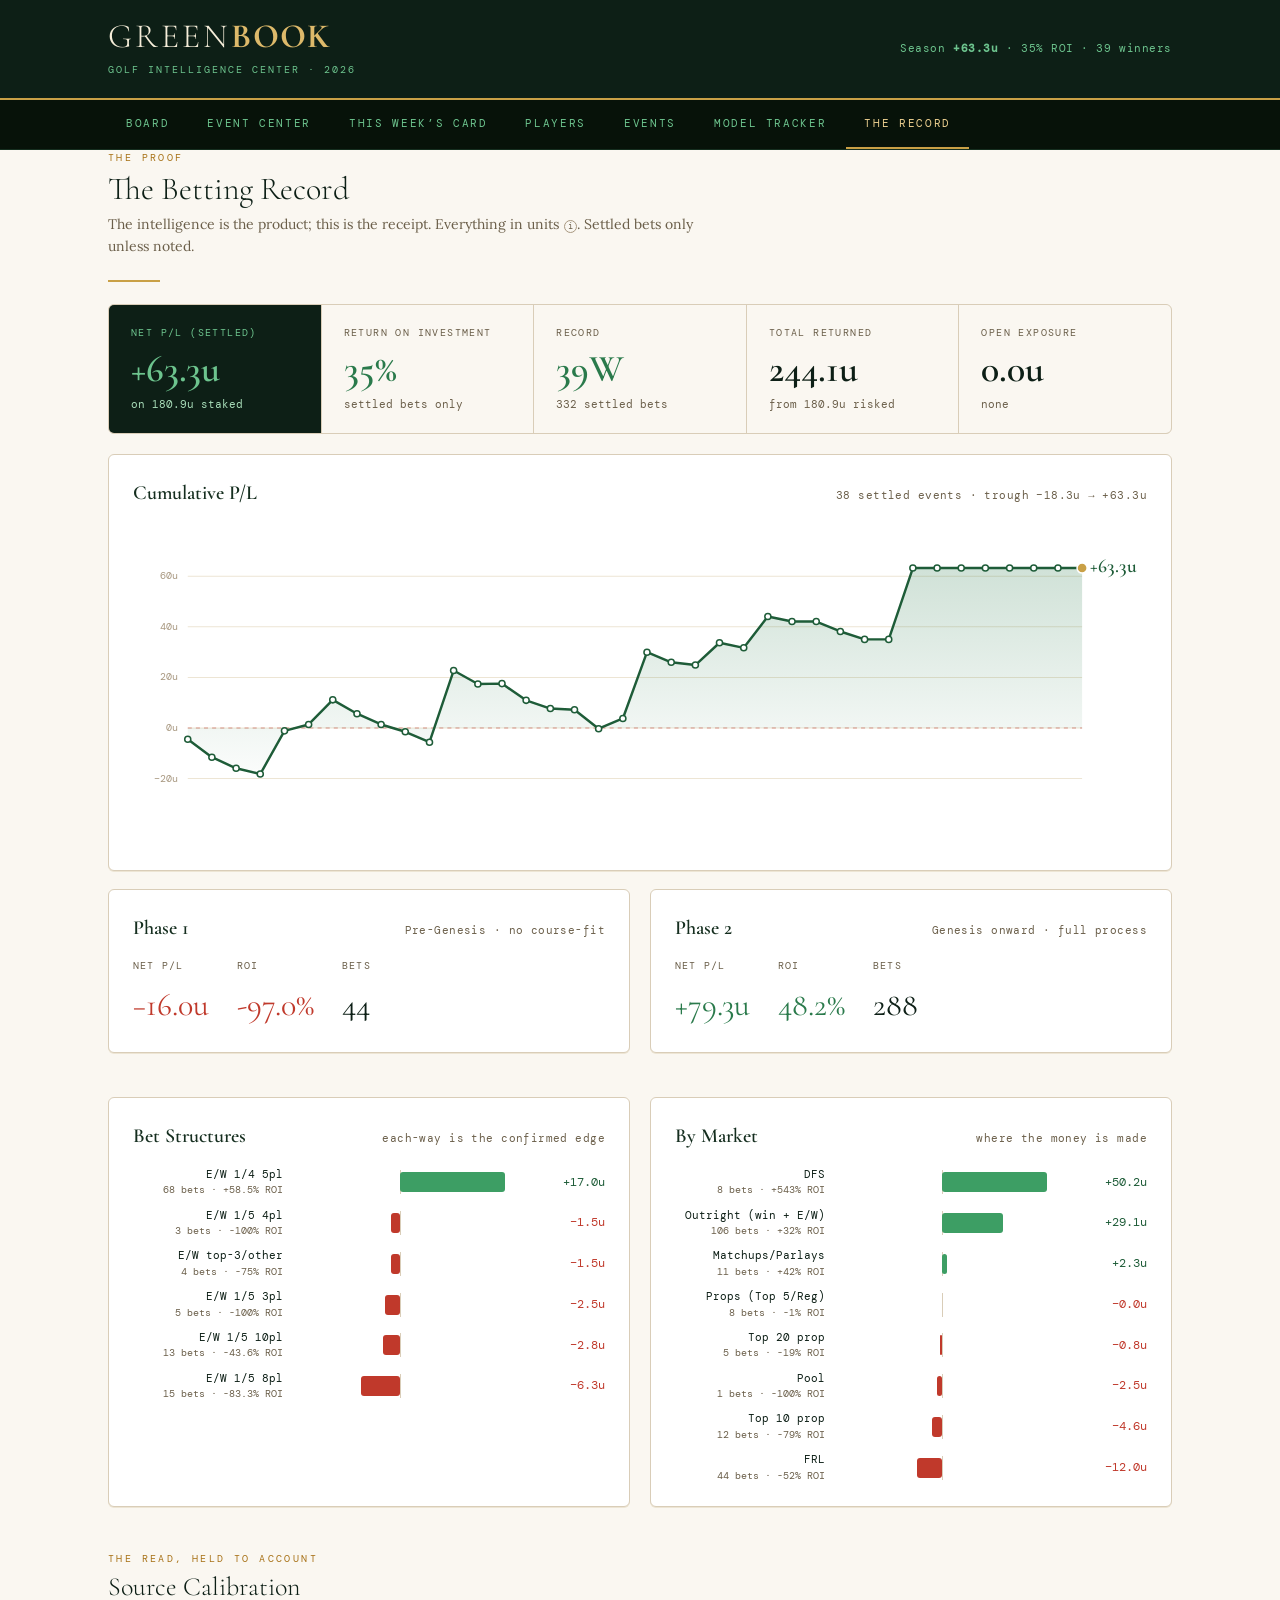
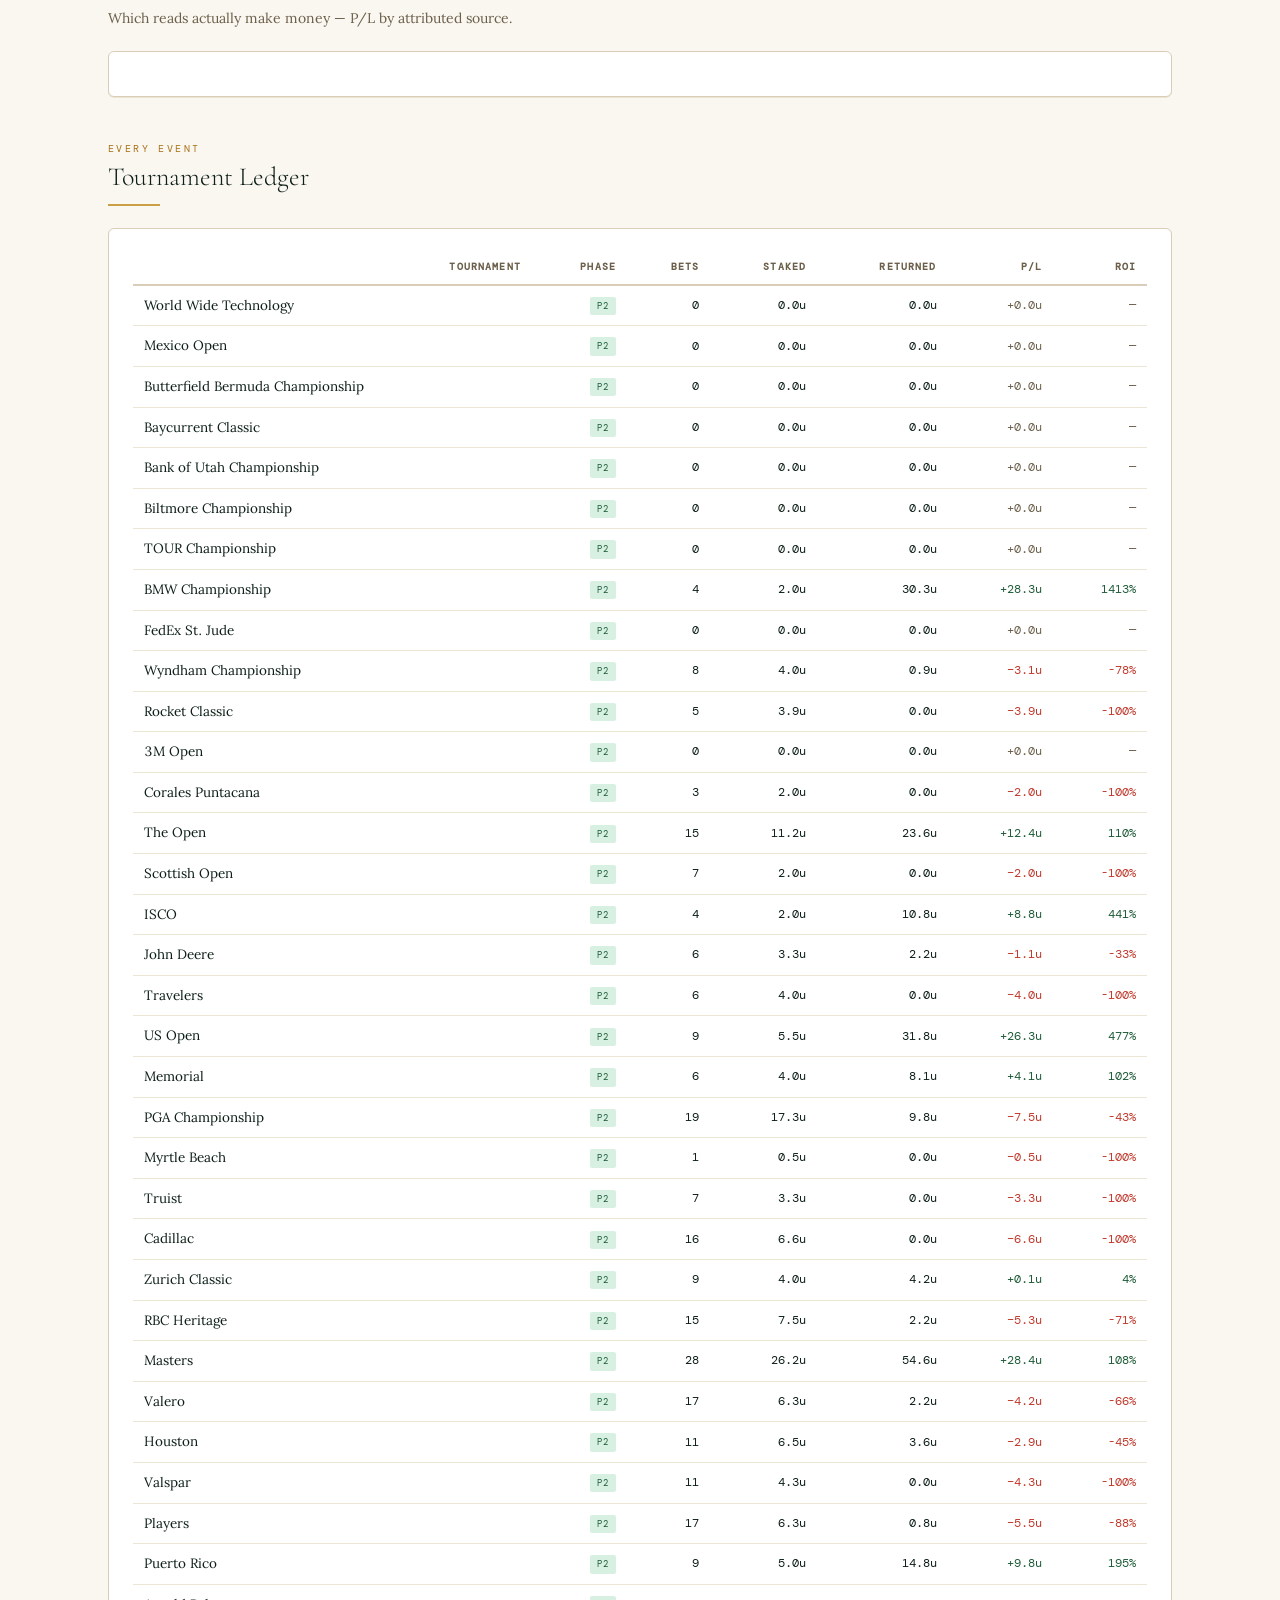
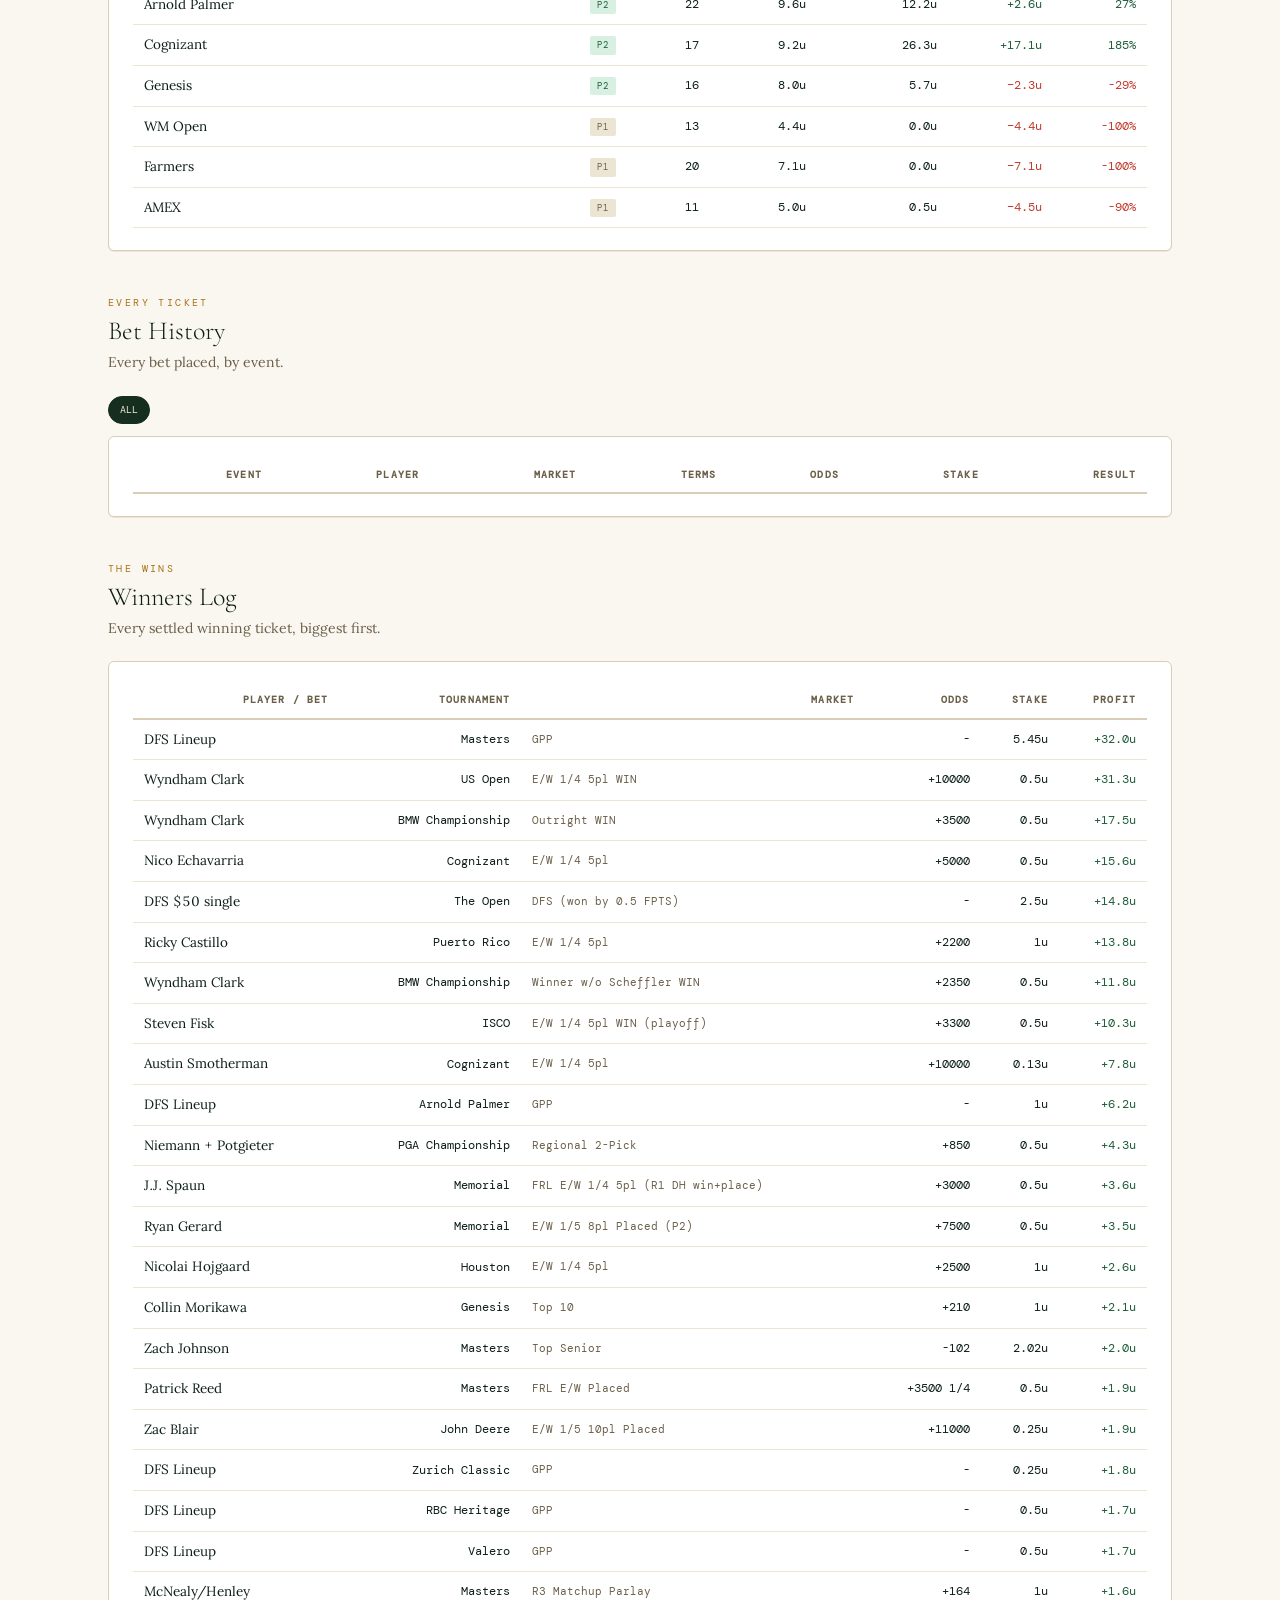
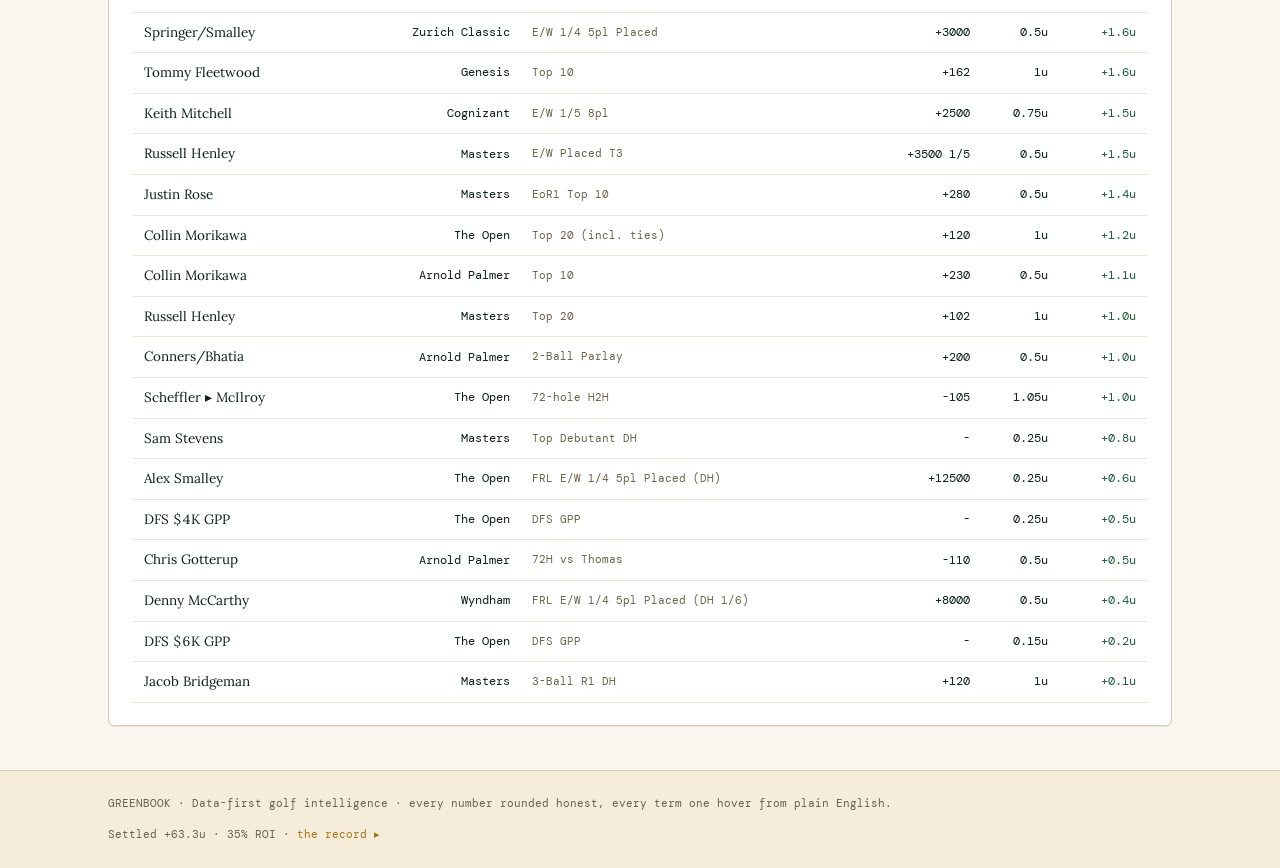
<file: record.html>
<!doctype html>
<html lang="en">
<head>
<meta charset="utf-8">
<meta name="viewport" content="width=device-width, initial-scale=1">
<title>Greenbook — The Record</title>
<link rel="preconnect" href="https://fonts.googleapis.com">
<link rel="preconnect" href="https://fonts.gstatic.com" crossorigin>
<link href="https://fonts.googleapis.com/css2?family=Cormorant+Garamond:ital,wght@0,300;0,400;0,600;0,700;1,400&family=DM+Mono:ital,wght@0,300;0,400;0,500&family=Lora:ital,wght@0,400;0,600;1,400&display=swap" rel="stylesheet">
<link rel="stylesheet" href="greenbook.css?v=211">
<style>
  .hero-grid { display:grid; grid-template-columns:repeat(auto-fit,minmax(180px,1fr)); gap:1px; background:var(--cream-300); border:1px solid var(--cream-300); border-radius:6px; overflow:hidden; margin-bottom:20px; }
  .stat { background:var(--cream-50); padding:20px 22px; }
  .stat.feature { background:var(--green-800); color:var(--cream-100); }
  .stat .k { font-family:var(--font-mono); font-size:10px; letter-spacing:.14em; text-transform:uppercase; color:var(--cream-700); margin-bottom:9px; }
  .stat.feature .k { color:var(--green-300); }
  .stat .v { font-family:var(--font-display); font-size:38px; font-weight:600; line-height:1; }
  .stat .v.pos { color:var(--green-500); } .stat.feature .v.pos { color:var(--green-300); } .stat .v.neg { color:var(--scarlet); }
  .stat .sub { font-family:var(--font-mono); font-size:11px; color:var(--cream-700); margin-top:8px; }
  .stat.feature .sub { color:var(--green-200); }
  .chart-host { position:relative; width:100%; }
  .chart-host svg { width:100%; height:auto; display:block; }
  .tt { position:absolute; pointer-events:none; background:var(--green-900); color:var(--cream-100); border:1px solid var(--brass-600); border-radius:3px; padding:7px 10px; font-family:var(--font-mono); font-size:11px; opacity:0; transition:opacity .1s; white-space:nowrap; transform:translate(-50%,-115%); }
  .tt b { color:var(--brass-300); }
  .bars { display:flex; flex-direction:column; gap:8px; }
  .bar-row { display:grid; grid-template-columns:150px 1fr 88px; align-items:center; gap:12px; }
  .bar-row .lbl { font-family:var(--font-mono); font-size:11px; color:var(--green-800); text-align:right; }
  .bar-row .meta { font-family:var(--font-mono); font-size:9.5px; color:var(--cream-700); }
  .bar-track { position:relative; height:20px; }
  .bar-mid { position:absolute; left:50%; top:-2px; bottom:-2px; width:1px; background:var(--cream-300); }
  .bar-fill { position:absolute; top:0; height:20px; border-radius:3px; }
  .bar-fill.pos { background:var(--green-400); } .bar-fill.neg { background:var(--scarlet); }
  .bar-row .amt { font-family:var(--font-mono); font-size:12px; text-align:right; }
  .amt.pos { color:var(--green-600); } .amt.neg { color:var(--scarlet); }
  .pill { display:inline-block; font-family:var(--font-mono); font-size:9px; letter-spacing:.08em; text-transform:uppercase; padding:2px 7px; border-radius:2px; }
  .pill.win{ background:var(--green-100); color:var(--green-600); } .pill.loss{ background:var(--scarlet-light); color:var(--scarlet); } .pill.open{ background:var(--brass-100); color:var(--brass-700); } .pill.p1{ background:var(--cream-200); color:var(--cream-700); }
  .histchips { display:flex; gap:6px; flex-wrap:wrap; margin-bottom:12px; }
  .hchip { font-family:var(--font-mono); font-size:10px; text-transform:uppercase; padding:5px 11px; border:1px solid var(--cream-300); border-radius:20px; background:#fff; color:var(--cream-700); cursor:pointer; }
  .hchip.on { background:var(--green-700); color:var(--cream-100); border-color:var(--green-700); }
</style>
</head>
<body>
<div id="gb-head"></div>
<main class="wrap">

  <section class="sec">
    <div class="sec-label">The Proof</div>
    <div class="sec-title">The Betting Record</div>
    <div class="sec-sub">The intelligence is the product; this is the receipt. Everything in <span class="lab">units <i class="info" data-def="A standard bet size. 1 unit = $20 here. Talking in units keeps staking consistent regardless of bankroll.">i</i></span>. Settled bets only unless noted.</div>
    <div class="brass-rule"></div>
    <div class="hero-grid" id="heroGrid"></div>
    <div class="card">
      <div class="card-head"><h3>Cumulative P/L</h3><span class="note" id="chartNote"></span></div>
      <div class="chart-host" id="chartHost"></div>
    </div>
    <div class="grid2" style="margin-top:18px">
      <div class="card" id="p1card"></div>
      <div class="card" id="p2card"></div>
    </div>
  </section>

  <section class="sec grid2">
    <div class="card"><div class="card-head"><h3>Bet Structures</h3><span class="note">each-way is the confirmed edge</span></div><div class="bars" id="edgeBars"></div></div>
    <div class="card"><div class="card-head"><h3>By Market</h3><span class="note">where the money is made</span></div><div class="bars" id="marketBars"></div></div>
  </section>

  <section class="sec">
    <div class="sec-label">The Read, Held to Account</div>
    <div class="sec-title" style="font-size:26px">Source Calibration</div>
    <div class="sec-sub">Which reads actually make money — P/L by attributed source.</div>
    <div class="card"><div class="bars" id="sourceBars"></div></div>
  </section>

  <section class="sec">
    <div class="sec-label">Every Event</div>
    <div class="sec-title" style="font-size:26px">Tournament Ledger</div>
    <div class="brass-rule"></div>
    <div class="card tablewrap"><table class="gt" id="ledger"></table></div>
  </section>

  <section class="sec">
    <div class="sec-label">Every Ticket</div>
    <div class="sec-title" style="font-size:26px">Bet History</div>
    <div class="sec-sub">Every bet placed, by event.</div>
    <div class="histchips" id="histChips"></div>
    <div class="card tablewrap"><table class="gt" id="histTable"></table></div>
  </section>

  <section class="sec">
    <div class="sec-label">The Wins</div>
    <div class="sec-title" style="font-size:26px">Winners Log</div>
    <div class="sec-sub">Every settled winning ticket, biggest first.</div>
    <div class="card tablewrap"><table class="gt" id="winners"></table></div>
  </section>

</main>
<div id="gb-foot"></div>

<script src="data.js?v=210"></script>
<script src="greenbook-core.js?v=211"></script>
<script>
GB.mountChrome('record');
(function(){
  const money=GB.units, money0=GB.units0, ustk=GB.ustk, U=GB.U;
  const cls=n=>n>0?'pos':(n<0?'neg':'muted');
  const settled=TOURNAMENTS.filter(t=>t.status!=='open'), openEv=TOURNAMENTS.filter(t=>t.status==='open');
  const p1=settled.filter(t=>t.phase===1), p2=settled.filter(t=>t.phase===2);
  const sum=(a,k)=>a.reduce((s,t)=>s+(t[k]||0),0);

  const hero=[
    {k:'Net P/L (settled)',v:money(SEASON.pl),c:cls(SEASON.pl),sub:`on ${money0(SEASON.settledStaked)} staked`,f:true},
    {k:'Return on Investment',v:SEASON.roi+'%',c:cls(SEASON.roi),sub:'settled bets only'},
    {k:'Record',v:`${SEASON.winners}W`,c:'pos',sub:`${SEASON.settled} settled bets`},
    {k:'Total Returned',v:money0(SEASON.returned),c:'',sub:`from ${money0(SEASON.settledStaked)} risked`},
    {k:'Open Exposure',v:money0(sum(openEv,'staked')),c:'',sub:openEv.map(e=>e.name).join(', ')||'none'},
  ];
  document.getElementById('heroGrid').innerHTML=hero.map(h=>`<div class="stat ${h.f?'feature':''}"><div class="k">${h.k}</div><div class="v ${h.c}">${h.v}</div><div class="sub">${h.sub}</div></div>`).join('');

  const phaseCard=(title,bets,pl,st,note)=>`<div class="card-head"><h3>${title}</h3><span class="note">${note}</span></div>
    <div style="display:flex;gap:28px;align-items:baseline;margin-top:4px">
      <div><div style="font-family:var(--font-mono);font-size:10px;letter-spacing:.12em;text-transform:uppercase;color:var(--cream-700);margin-bottom:5px">Net P/L</div><div style="font-family:var(--font-display);font-size:32px;color:${pl<0?'var(--scarlet)':'var(--green-500)'}">${money(pl)}</div></div>
      <div><div style="font-family:var(--font-mono);font-size:10px;letter-spacing:.12em;text-transform:uppercase;color:var(--cream-700);margin-bottom:5px">ROI</div><div style="font-family:var(--font-display);font-size:32px;color:${pl<0?'var(--scarlet)':'var(--green-500)'}">${st?((pl/st)*100).toFixed(1):'0'}%</div></div>
      <div><div style="font-family:var(--font-mono);font-size:10px;letter-spacing:.12em;text-transform:uppercase;color:var(--cream-700);margin-bottom:5px">Bets</div><div style="font-family:var(--font-display);font-size:32px;color:var(--green-800)">${bets}</div></div>
    </div>`;
  document.getElementById('p1card').innerHTML=phaseCard('Phase 1',sum(p1,'bets'),sum(p1,'pl'),sum(p1,'staked'),'Pre-Genesis · no course-fit');
  document.getElementById('p2card').innerHTML=phaseCard('Phase 2',sum(p2,'bets'),sum(p2,'pl'),sum(p2,'staked'),'Genesis onward · full process');

  /* cumulative SVG */
  (function(){ const W=1000,H=320,mL=54,mR=64,mT=20,mB=48; let cum=0;
    const pts=settled.map(t=>({name:t.name,pl:t.pl,cum:(cum+=t.pl)})); if(!pts.length)return;
    const ys=pts.map(p=>p.cum).concat([0]); let lo=Math.min(...ys),hi=Math.max(...ys); const pad=(hi-lo)*0.12||10; lo-=pad; hi+=pad;
    const x=i=>mL+i*(W-mL-mR)/(pts.length-1), y=v=>mT+(hi-v)*(H-mT-mB)/(hi-lo); const zeroY=y(0);
    const niceU=x=>{const p=Math.pow(10,Math.floor(Math.log10(x)));const f=x/p;return (f<1.5?1:f<3?2:f<7?5:10)*p;};
    const step=niceU(Math.max(1,(hi-lo)/5/U))*U; const ticks=[]; for(let v=Math.ceil(lo/step)*step;v<hi;v+=step)ticks.push(v);
    const line=pts.map((p,i)=>`${i?'L':'M'}${x(i).toFixed(1)},${y(p.cum).toFixed(1)}`).join(' ');
    const area=`M${x(0).toFixed(1)},${zeroY.toFixed(1)} `+pts.map((p,i)=>`L${x(i).toFixed(1)},${y(p.cum).toFixed(1)}`).join(' ')+` L${x(pts.length-1).toFixed(1)},${zeroY.toFixed(1)} Z`;
    const last=pts[pts.length-1];
    const svg=`<svg viewBox="0 0 ${W} ${H}" preserveAspectRatio="none" role="img" aria-label="Cumulative season P/L">
      <defs><linearGradient id="fill" x1="0" y1="0" x2="0" y2="1"><stop offset="0" stop-color="#2A7A4B" stop-opacity="0.22"/><stop offset="1" stop-color="#2A7A4B" stop-opacity="0.02"/></linearGradient></defs>
      ${ticks.map(v=>`<line x1="${mL}" x2="${W-mR}" y1="${y(v).toFixed(1)}" y2="${y(v).toFixed(1)}" stroke="#EDE5D4"/><text x="${mL-10}" y="${(y(v)+3).toFixed(1)}" text-anchor="end" font-family="DM Mono,monospace" font-size="10" fill="#A89880">${v<0?'−':''}${Math.abs(v/U).toFixed(0)}u</text>`).join('')}
      <line x1="${mL}" x2="${W-mR}" y1="${zeroY.toFixed(1)}" y2="${zeroY.toFixed(1)}" stroke="#C0392B" stroke-dasharray="4 4" opacity="0.5"/>
      <path d="${area}" fill="url(#fill)"/><path d="${line}" fill="none" stroke="#1E5C38" stroke-width="2.4" stroke-linejoin="round"/>
      ${pts.map((p,i)=>`<circle cx="${x(i).toFixed(1)}" cy="${y(p.cum).toFixed(1)}" r="3" fill="#fff" stroke="#1E5C38" stroke-width="1.5"/>`).join('')}
      <circle cx="${x(pts.length-1).toFixed(1)}" cy="${y(last.cum).toFixed(1)}" r="5" fill="#C9A046" stroke="#fff" stroke-width="1.5"/>
      <text x="${(x(pts.length-1)+8).toFixed(1)}" y="${(y(last.cum)+4).toFixed(1)}" font-family="Cormorant Garamond,serif" font-size="19" font-weight="600" fill="#1E5C38">${money(last.cum)}</text></svg>`;
    const host=document.getElementById('chartHost'); host.innerHTML=svg+'<div class="tt" id="tt"></div>';
    document.getElementById('chartNote').textContent=`${pts.length} settled events · trough ${money(Math.min(...pts.map(p=>p.cum)))} → ${money(last.cum)}`;
    const tt=document.getElementById('tt'), svgEl=host.querySelector('svg');
    svgEl.addEventListener('mousemove',e=>{ const r=svgEl.getBoundingClientRect(); const sx=(e.clientX-r.left)/r.width*W;
      let i=Math.round((sx-mL)/((W-mL-mR)/(pts.length-1))); i=Math.max(0,Math.min(pts.length-1,i));
      tt.style.opacity=1; tt.style.left=(x(i)/W*100)+'%'; tt.style.top=(y(pts[i].cum)/H*100)+'%';
      tt.innerHTML=`<b>${pts[i].name}</b><br>Cumulative ${money(pts[i].cum)}`; });
    svgEl.addEventListener('mouseleave',()=>tt.style.opacity=0);
  })();

  function drawBars(id,rows){ const mx=Math.max(...rows.map(r=>Math.abs(r.pl)),1);
    document.getElementById(id).innerHTML=rows.map(r=>{ const w=Math.abs(r.pl)/mx*50, pos=r.pl>=0;
      return `<div class="bar-row"><div class="lbl">${r.label}<div class="meta">${r.meta||''}</div></div><div class="bar-track"><div class="bar-mid"></div><div class="bar-fill ${pos?'pos':'neg'}" style="${pos?`left:50%;width:${w}%`:`right:50%;width:${w}%`}"></div></div><div class="amt ${pos?'pos':'neg'}">${money(r.pl)}</div></div>`; }).join(''); }
  drawBars('edgeBars',EW_TERMS.slice().sort((a,b)=>b.pl-a.pl).map(t=>({label:t.terms,pl:t.pl,meta:`${t.bets} bets · ${t.roi>0?'+':''}${t.roi}% ROI`})));
  drawBars('marketBars',MARKETS.slice().sort((a,b)=>b.pl-a.pl).map(m=>({label:m.type,pl:m.pl,meta:`${m.bets} bets · ${m.roi>0?'+':''}${m.roi}% ROI`})));
  if(typeof SOURCE_PERFORMANCE!=='undefined') drawBars('sourceBars',SOURCE_PERFORMANCE.slice().sort((a,b)=>b.pl-a.pl).map(s=>({label:s.source,pl:s.pl,meta:`${s.tagged} tagged · ${s.wins}W ${s.places}P`})));

  /* ledger */
  (function(){ let h=`<thead><tr><th>Tournament</th><th>Phase</th><th>Bets</th><th>Staked</th><th>Returned</th><th>P/L</th><th>ROI</th></tr></thead><tbody>`;
    TOURNAMENTS.slice().reverse().forEach(t=>{ const open=t.status==='open', roi=t.staked?(t.pl/t.staked*100).toFixed(0)+'%':'—';
      h+=`<tr><td class="name">${t.name}</td><td><span class="pill ${t.phase===1?'p1':'win'}">P${t.phase}</span></td><td>${t.bets}</td><td>${money0(t.staked)}</td><td>${open?'—':money0(t.returned)}</td><td class="${open?'muted':cls(t.pl)}">${open?'—':money(t.pl)}</td><td class="${open?'muted':cls(t.pl)}">${open?'—':roi}</td></tr>`; });
    document.getElementById('ledger').innerHTML=h+'</tbody>'; })();

  /* winners */
  (function(){ let h=`<thead><tr><th>Player / Bet</th><th>Tournament</th><th>Market</th><th>Odds</th><th>Stake</th><th>Profit</th></tr></thead><tbody>`;
    WINNERS.slice().sort((a,b)=>b.pl-a.pl).forEach(w=>{ h+=`<tr><td class="name">${w.player}</td><td>${w.tournament}</td><td style="text-align:left;font-size:11px;color:var(--cream-700)">${w.market}</td><td>${w.odds}</td><td>${ustk(w.stake)}</td><td class="pos">${money(w.pl)}</td></tr>`; });
    document.getElementById('winners').innerHTML=h+'</tbody>'; })();

  /* bet history */
  /* Newest first. Every card block in data.js must appear here or its bets never render.
     St. Jude has no entry because it has no card block — it was a deliberate no-bet. */
  (function(){ const cards=[['BMW','BMW_CARD'],['Wyndham','WYNDHAM_CARD'],['Corales','CORALES_CARD'],['The Open','OPEN_CARD'],['Scottish','SCOTTISH_CARD'],['ISCO','ISCO_CARD'],['John Deere','JDC_CARD'],['Travelers','TRAVELERS_CARD'],['US Open','US_OPEN_CARD'],['Memorial','MEMORIAL_CARD'],['PGA Champ','PGA_CARD'],['Myrtle Beach','MB_CARD'],['Truist','TRUIST_CARD'],['Miami','MIAMI_CARD'],['Zurich','ZURICH_CARD'],['RBC','RBC_CARD'],['Masters','MASTERS_CARD'],['Valero','VALERO_CARD'],['Houston','HOUSTON_CARD']];
    let all=[]; const avail=[];
    cards.forEach(([ev,nm])=>{ let arr; try{ arr=window[nm]; }catch(e){ arr=null; } if(Array.isArray(arr)){ avail.push(ev); arr.forEach(b=>all.push({ev,...b})); } });
    const events=['All',...avail];
    document.getElementById('histChips').innerHTML=events.map((e,i)=>`<div class="hchip ${i===0?'on':''}" data-ev="${e}">${e}</div>`).join('');
    function render(ev){ const rows=ev==='All'?all:all.filter(b=>b.ev===ev);
      let h=`<thead><tr><th>Event</th><th>Player</th><th>Market</th><th>Terms</th><th>Odds</th><th>Stake</th><th>Result</th></tr></thead><tbody>`;
      rows.forEach(b=>{ const r=(b.result||b.status||'').toLowerCase();
        const pill=r.includes('won')?'<span class="pill win">Won</span>':r.includes('push')?'<span class="pill p1">Push</span>':(b.status==='Open'||r==='')?'<span class="pill open">Open</span>':'<span class="pill loss">Lost</span>';
        h+=`<tr><td class="name" style="font-size:11px;color:var(--cream-700)">${b.ev}</td><td class="name">${b.player}</td><td style="text-align:left;font-size:11px">${b.market}</td><td style="text-align:left;font-size:11px;color:var(--cream-700)">${b.terms||''}</td><td>${b.odds||'—'}</td><td>${ustk(b.stake)}</td><td style="text-align:left;font-size:11px">${pill} <span style="color:var(--cream-700)">${(b.status&&b.status!=='Open')?b.status:''}</span></td></tr>`; });
      document.getElementById('histTable').innerHTML=h+'</tbody>'; }
    document.getElementById('histChips').addEventListener('click',e=>{ const c=e.target.closest('.hchip'); if(!c)return; document.querySelectorAll('#histChips .hchip').forEach(x=>x.classList.remove('on')); c.classList.add('on'); render(c.dataset.ev); });
    render('All');
  })();
})();
</script>
</body>
</html>
</file>
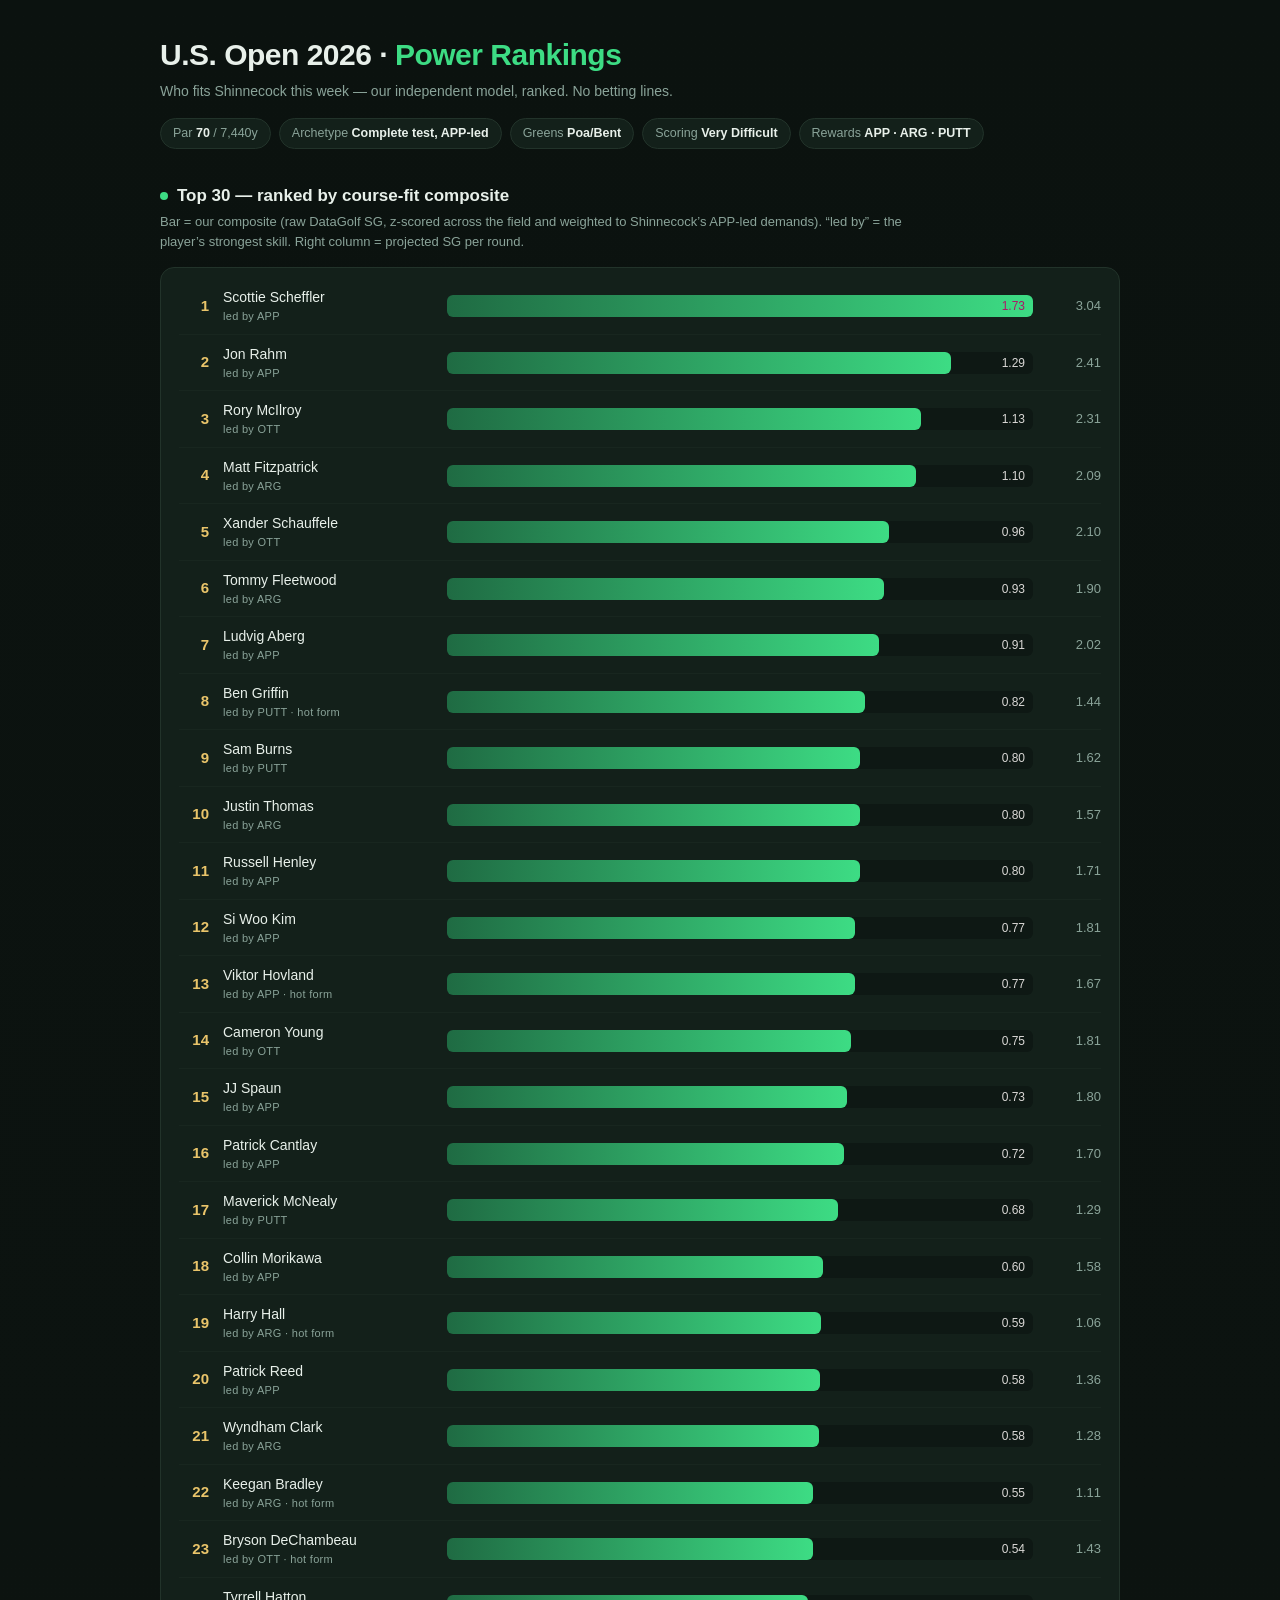
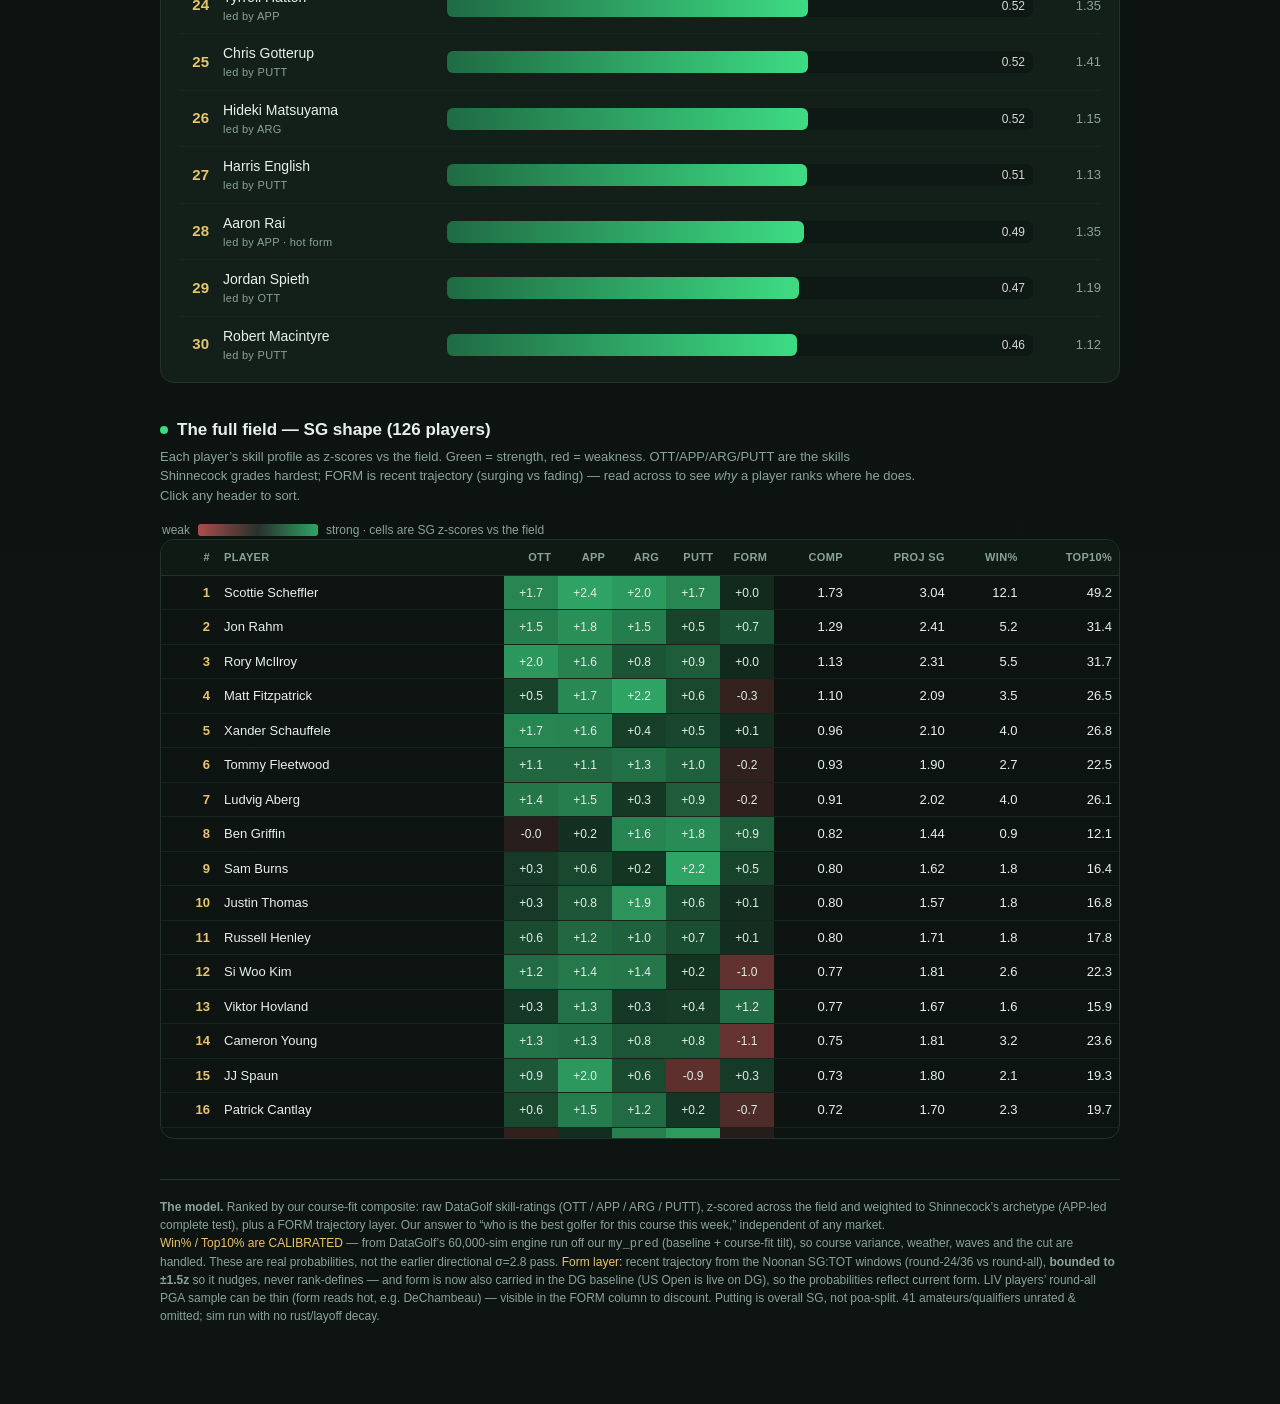
<file: us-open-power-rankings.html>
<!DOCTYPE html><html lang="en"><head><meta charset="utf-8">
<meta name="viewport" content="width=device-width,initial-scale=1">
<title>U.S. Open 2026 — Power Rankings | Shinnecock</title>
<style>
:root{--bg:#0d1411;--panel:#13201a;--line:#22332a;--ink:#e8f0ea;--mut:#8aa399;--grn:#3ddc84;--grn2:#1f6b43;--gold:#e9c46a}
*{box-sizing:border-box}body{margin:0;background:linear-gradient(180deg,#0b120f,#0d1411);color:var(--ink);
font:15px/1.5 -apple-system,BlinkMacSystemFont,"Segoe UI",Roboto,Helvetica,Arial}
.wrap{max-width:1000px;margin:0 auto;padding:32px 20px 80px}
header h1{margin:0 0 4px;font-size:30px;letter-spacing:-.5px}
header .sub{color:var(--mut);font-size:14px}
.chips{margin:16px 0 6px;display:flex;flex-wrap:wrap;gap:8px}
.dna{background:var(--panel);border:1px solid var(--line);border-radius:999px;padding:5px 12px;font-size:12.5px;color:var(--mut)}
.dna b{color:var(--ink);font-weight:600}
section{margin-top:34px}h2{font-size:17px;margin:0 0 4px;display:flex;align-items:center;gap:9px}
h2 .dot{width:8px;height:8px;border-radius:50%;background:var(--grn)}
.lead{color:var(--mut);font-size:13px;margin:0 0 16px;max-width:760px}
.panel{background:var(--panel);border:1px solid var(--line);border-radius:14px;padding:10px 18px}
.brow{display:flex;align-items:center;gap:14px;padding:9px 0;border-bottom:1px solid #18261f}
.brow:last-child{border-bottom:none}
.brk{width:30px;text-align:right;font-weight:700;color:var(--gold);font-variant-numeric:tabular-nums;font-size:15px}
.bnm{width:210px;flex:none;font-size:14px;display:flex;flex-direction:column}
.bsub{color:var(--mut);font-size:11px;letter-spacing:.3px}
.btrack{position:relative;flex:1;height:22px;background:#0e1814;border-radius:6px}
.bbar{position:absolute;left:0;top:0;bottom:0;border-radius:6px;background:linear-gradient(90deg,var(--grn2),var(--grn))}
.bval{position:absolute;right:8px;top:2px;font-size:12px;color:var(--ink);font-variant-numeric:tabular-nums;mix-blend-mode:difference}
.bsg{width:54px;text-align:right;font-variant-numeric:tabular-nums;color:var(--mut);font-size:13px}
table{width:100%;border-collapse:collapse;font-size:13px}
thead th{position:sticky;top:0;background:#0f1a15;color:var(--mut);font-weight:600;text-align:left;
padding:9px 7px;border-bottom:1px solid var(--line);cursor:pointer;user-select:none;font-size:11px;text-transform:uppercase;letter-spacing:.3px}
thead th.r{text-align:right}tbody td{padding:7px;border-bottom:1px solid #16241d}
td.r{text-align:right;font-variant-numeric:tabular-nums}td.b{font-weight:700;color:var(--gold)}
td.hm{text-align:center;font-variant-numeric:tabular-nums;font-size:12px;color:#dfeee6;width:54px}
tbody tr:hover td{filter:brightness(1.12)}
.tablewrap{max-height:600px;overflow:auto;border:1px solid var(--line);border-radius:14px}
.scale{display:flex;align-items:center;gap:8px;color:var(--mut);font-size:12px;margin:10px 2px 0}
.swatch{width:120px;height:12px;border-radius:3px;background:linear-gradient(90deg,rgba(255,107,107,.65),rgba(120,140,130,.25),rgba(61,220,132,.72))}
footer{margin-top:40px;color:var(--mut);font-size:12px;border-top:1px solid var(--line);padding-top:18px}
footer .warn{color:var(--gold)}
</style></head><body><div class="wrap">
<header>
<h1>U.S. Open 2026 &middot; <span style="color:var(--grn)">Power Rankings</span></h1>
<div class="sub">Who fits Shinnecock this week &mdash; our independent model, ranked. No betting lines.</div>
<div class="chips">
<span class="dna">Par <b>70</b> / 7,440y</span>
<span class="dna">Archetype <b>Complete test, APP-led</b></span>
<span class="dna">Greens <b>Poa/Bent</b></span>
<span class="dna">Scoring <b>Very Difficult</b></span>
<span class="dna">Rewards <b>APP &middot; ARG &middot; PUTT</b></span>
</div>
</header>

<section>
<h2><span class="dot"></span>Top 30 &mdash; ranked by course-fit composite</h2>
<p class="lead">Bar = our composite (raw DataGolf SG, z-scored across the field and weighted to Shinnecock&rsquo;s APP-led demands). &ldquo;led by&rdquo; = the player&rsquo;s strongest skill. Right column = projected SG per round.</p>
<div class="panel"><div class="brow"><div class="brk">1</div><div class="bnm">Scottie Scheffler<span class="bsub">led by APP</span></div><div class="btrack"><div class="bbar" style="width:100.0%"></div><span class="bval">1.73</span></div><div class="bsg">3.04</div></div><div class="brow"><div class="brk">2</div><div class="bnm">Jon Rahm<span class="bsub">led by APP</span></div><div class="btrack"><div class="bbar" style="width:86.0%"></div><span class="bval">1.29</span></div><div class="bsg">2.41</div></div><div class="brow"><div class="brk">3</div><div class="bnm">Rory McIlroy<span class="bsub">led by OTT</span></div><div class="btrack"><div class="bbar" style="width:80.9%"></div><span class="bval">1.13</span></div><div class="bsg">2.31</div></div><div class="brow"><div class="brk">4</div><div class="bnm">Matt Fitzpatrick<span class="bsub">led by ARG</span></div><div class="btrack"><div class="bbar" style="width:80.1%"></div><span class="bval">1.10</span></div><div class="bsg">2.09</div></div><div class="brow"><div class="brk">5</div><div class="bnm">Xander Schauffele<span class="bsub">led by OTT</span></div><div class="btrack"><div class="bbar" style="width:75.5%"></div><span class="bval">0.96</span></div><div class="bsg">2.10</div></div><div class="brow"><div class="brk">6</div><div class="bnm">Tommy Fleetwood<span class="bsub">led by ARG</span></div><div class="btrack"><div class="bbar" style="width:74.5%"></div><span class="bval">0.93</span></div><div class="bsg">1.90</div></div><div class="brow"><div class="brk">7</div><div class="bnm">Ludvig Aberg<span class="bsub">led by APP</span></div><div class="btrack"><div class="bbar" style="width:73.8%"></div><span class="bval">0.91</span></div><div class="bsg">2.02</div></div><div class="brow"><div class="brk">8</div><div class="bnm">Ben Griffin<span class="bsub">led by PUTT &middot; hot form</span></div><div class="btrack"><div class="bbar" style="width:71.3%"></div><span class="bval">0.82</span></div><div class="bsg">1.44</div></div><div class="brow"><div class="brk">9</div><div class="bnm">Sam Burns<span class="bsub">led by PUTT</span></div><div class="btrack"><div class="bbar" style="width:70.4%"></div><span class="bval">0.80</span></div><div class="bsg">1.62</div></div><div class="brow"><div class="brk">10</div><div class="bnm">Justin Thomas<span class="bsub">led by ARG</span></div><div class="btrack"><div class="bbar" style="width:70.4%"></div><span class="bval">0.80</span></div><div class="bsg">1.57</div></div><div class="brow"><div class="brk">11</div><div class="bnm">Russell Henley<span class="bsub">led by APP</span></div><div class="btrack"><div class="bbar" style="width:70.4%"></div><span class="bval">0.80</span></div><div class="bsg">1.71</div></div><div class="brow"><div class="brk">12</div><div class="bnm">Si Woo Kim<span class="bsub">led by APP</span></div><div class="btrack"><div class="bbar" style="width:69.6%"></div><span class="bval">0.77</span></div><div class="bsg">1.81</div></div><div class="brow"><div class="brk">13</div><div class="bnm">Viktor Hovland<span class="bsub">led by APP &middot; hot form</span></div><div class="btrack"><div class="bbar" style="width:69.6%"></div><span class="bval">0.77</span></div><div class="bsg">1.67</div></div><div class="brow"><div class="brk">14</div><div class="bnm">Cameron Young<span class="bsub">led by OTT</span></div><div class="btrack"><div class="bbar" style="width:68.9%"></div><span class="bval">0.75</span></div><div class="bsg">1.81</div></div><div class="brow"><div class="brk">15</div><div class="bnm">JJ Spaun<span class="bsub">led by APP</span></div><div class="btrack"><div class="bbar" style="width:68.2%"></div><span class="bval">0.73</span></div><div class="bsg">1.80</div></div><div class="brow"><div class="brk">16</div><div class="bnm">Patrick Cantlay<span class="bsub">led by APP</span></div><div class="btrack"><div class="bbar" style="width:67.8%"></div><span class="bval">0.72</span></div><div class="bsg">1.70</div></div><div class="brow"><div class="brk">17</div><div class="bnm">Maverick McNealy<span class="bsub">led by PUTT</span></div><div class="btrack"><div class="bbar" style="width:66.7%"></div><span class="bval">0.68</span></div><div class="bsg">1.29</div></div><div class="brow"><div class="brk">18</div><div class="bnm">Collin Morikawa<span class="bsub">led by APP</span></div><div class="btrack"><div class="bbar" style="width:64.1%"></div><span class="bval">0.60</span></div><div class="bsg">1.58</div></div><div class="brow"><div class="brk">19</div><div class="bnm">Harry Hall<span class="bsub">led by ARG &middot; hot form</span></div><div class="btrack"><div class="bbar" style="width:63.8%"></div><span class="bval">0.59</span></div><div class="bsg">1.06</div></div><div class="brow"><div class="brk">20</div><div class="bnm">Patrick Reed<span class="bsub">led by APP</span></div><div class="btrack"><div class="bbar" style="width:63.6%"></div><span class="bval">0.58</span></div><div class="bsg">1.36</div></div><div class="brow"><div class="brk">21</div><div class="bnm">Wyndham Clark<span class="bsub">led by ARG</span></div><div class="btrack"><div class="bbar" style="width:63.4%"></div><span class="bval">0.58</span></div><div class="bsg">1.28</div></div><div class="brow"><div class="brk">22</div><div class="bnm">Keegan Bradley<span class="bsub">led by ARG &middot; hot form</span></div><div class="btrack"><div class="bbar" style="width:62.5%"></div><span class="bval">0.55</span></div><div class="bsg">1.11</div></div><div class="brow"><div class="brk">23</div><div class="bnm">Bryson DeChambeau<span class="bsub">led by OTT &middot; hot form</span></div><div class="btrack"><div class="bbar" style="width:62.4%"></div><span class="bval">0.54</span></div><div class="bsg">1.43</div></div><div class="brow"><div class="brk">24</div><div class="bnm">Tyrrell Hatton<span class="bsub">led by APP</span></div><div class="btrack"><div class="bbar" style="width:61.6%"></div><span class="bval">0.52</span></div><div class="bsg">1.35</div></div><div class="brow"><div class="brk">25</div><div class="bnm">Chris Gotterup<span class="bsub">led by PUTT</span></div><div class="btrack"><div class="bbar" style="width:61.6%"></div><span class="bval">0.52</span></div><div class="bsg">1.41</div></div><div class="brow"><div class="brk">26</div><div class="bnm">Hideki Matsuyama<span class="bsub">led by ARG</span></div><div class="btrack"><div class="bbar" style="width:61.6%"></div><span class="bval">0.52</span></div><div class="bsg">1.15</div></div><div class="brow"><div class="brk">27</div><div class="bnm">Harris English<span class="bsub">led by PUTT</span></div><div class="btrack"><div class="bbar" style="width:61.4%"></div><span class="bval">0.51</span></div><div class="bsg">1.13</div></div><div class="brow"><div class="brk">28</div><div class="bnm">Aaron Rai<span class="bsub">led by APP &middot; hot form</span></div><div class="btrack"><div class="bbar" style="width:60.9%"></div><span class="bval">0.49</span></div><div class="bsg">1.35</div></div><div class="brow"><div class="brk">29</div><div class="bnm">Jordan Spieth<span class="bsub">led by OTT</span></div><div class="btrack"><div class="bbar" style="width:60.0%"></div><span class="bval">0.47</span></div><div class="bsg">1.19</div></div><div class="brow"><div class="brk">30</div><div class="bnm">Robert Macintyre<span class="bsub">led by PUTT</span></div><div class="btrack"><div class="bbar" style="width:59.8%"></div><span class="bval">0.46</span></div><div class="bsg">1.12</div></div></div>
</section>

<section>
<h2><span class="dot"></span>The full field &mdash; SG shape (126 players)</h2>
<p class="lead">Each player&rsquo;s skill profile as z-scores vs the field. Green = strength, red = weakness. OTT/APP/ARG/PUTT are the skills Shinnecock grades hardest; FORM is recent trajectory (surging vs fading) &mdash; read across to see <em>why</em> a player ranks where he does. Click any header to sort.</p>
<div class="scale">weak<span class="swatch"></span>strong &middot; cells are SG z-scores vs the field</div>
<div class="tablewrap"><table id="t">
<thead><tr>
<th class="r" data-k="0">#</th><th data-k="1">Player</th>
<th class="r" data-k="2">OTT</th><th class="r" data-k="3">APP</th><th class="r" data-k="4">ARG</th><th class="r" data-k="5">PUTT</th><th class="r" data-k="6">FORM</th>
<th class="r" data-k="7">Comp</th><th class="r" data-k="8">Proj SG</th><th class="r" data-k="9">Win%</th><th class="r" data-k="10">Top10%</th>
</tr></thead><tbody><tr><td class="r b">1</td><td>Scottie Scheffler</td><td class="hm" style="background:rgba(61,220,132,0.57)" title="z +1.67">+1.7</td><td class="hm" style="background:rgba(61,220,132,0.72)" title="z +2.44">+2.4</td><td class="hm" style="background:rgba(61,220,132,0.67)" title="z +2.02">+2.0</td><td class="hm" style="background:rgba(61,220,132,0.57)" title="z +1.67">+1.7</td><td class="hm" style="background:rgba(61,220,132,0.11)" title="z +0.02">+0.0</td><td class="r">1.73</td><td class="r">3.04</td><td class="r">12.1</td><td class="r">49.2</td></tr><tr><td class="r b">2</td><td>Jon Rahm</td><td class="hm" style="background:rgba(61,220,132,0.53)" title="z +1.52">+1.5</td><td class="hm" style="background:rgba(61,220,132,0.62)" title="z +1.85">+1.8</td><td class="hm" style="background:rgba(61,220,132,0.52)" title="z +1.48">+1.5</td><td class="hm" style="background:rgba(61,220,132,0.24)" title="z +0.50">+0.5</td><td class="hm" style="background:rgba(61,220,132,0.30)" title="z +0.69">+0.7</td><td class="r">1.29</td><td class="r">2.41</td><td class="r">5.2</td><td class="r">31.4</td></tr><tr><td class="r b">3</td><td>Rory McIlroy</td><td class="hm" style="background:rgba(61,220,132,0.66)" title="z +1.99">+2.0</td><td class="hm" style="background:rgba(61,220,132,0.55)" title="z +1.58">+1.6</td><td class="hm" style="background:rgba(61,220,132,0.32)" title="z +0.77">+0.8</td><td class="hm" style="background:rgba(61,220,132,0.36)" title="z +0.91">+0.9</td><td class="hm" style="background:rgba(61,220,132,0.11)" title="z +0.02">+0.0</td><td class="r">1.13</td><td class="r">2.31</td><td class="r">5.5</td><td class="r">31.7</td></tr><tr><td class="r b">4</td><td>Matt Fitzpatrick</td><td class="hm" style="background:rgba(61,220,132,0.24)" title="z +0.49">+0.5</td><td class="hm" style="background:rgba(61,220,132,0.59)" title="z +1.72">+1.7</td><td class="hm" style="background:rgba(61,220,132,0.72)" title="z +2.23">+2.2</td><td class="hm" style="background:rgba(61,220,132,0.26)" title="z +0.58">+0.6</td><td class="hm" style="background:rgba(255,107,107,0.16)" title="z -0.25">-0.3</td><td class="r">1.10</td><td class="r">2.09</td><td class="r">3.5</td><td class="r">26.5</td></tr><tr><td class="r b">5</td><td>Xander Schauffele</td><td class="hm" style="background:rgba(61,220,132,0.57)" title="z +1.66">+1.7</td><td class="hm" style="background:rgba(61,220,132,0.56)" title="z +1.62">+1.6</td><td class="hm" style="background:rgba(61,220,132,0.21)" title="z +0.39">+0.4</td><td class="hm" style="background:rgba(61,220,132,0.25)" title="z +0.53">+0.5</td><td class="hm" style="background:rgba(61,220,132,0.13)" title="z +0.09">+0.1</td><td class="r">0.96</td><td class="r">2.10</td><td class="r">4.0</td><td class="r">26.8</td></tr><tr><td class="r b">6</td><td>Tommy Fleetwood</td><td class="hm" style="background:rgba(61,220,132,0.42)" title="z +1.15">+1.1</td><td class="hm" style="background:rgba(61,220,132,0.42)" title="z +1.12">+1.1</td><td class="hm" style="background:rgba(61,220,132,0.46)" title="z +1.27">+1.3</td><td class="hm" style="background:rgba(61,220,132,0.38)" title="z +0.99">+1.0</td><td class="hm" style="background:rgba(255,107,107,0.15)" title="z -0.22">-0.2</td><td class="r">0.93</td><td class="r">1.90</td><td class="r">2.7</td><td class="r">22.5</td></tr><tr><td class="r b">7</td><td>Ludvig Aberg</td><td class="hm" style="background:rgba(61,220,132,0.49)" title="z +1.39">+1.4</td><td class="hm" style="background:rgba(61,220,132,0.53)" title="z +1.52">+1.5</td><td class="hm" style="background:rgba(61,220,132,0.18)" title="z +0.27">+0.3</td><td class="hm" style="background:rgba(61,220,132,0.36)" title="z +0.93">+0.9</td><td class="hm" style="background:rgba(255,107,107,0.14)" title="z -0.16">-0.2</td><td class="r">0.91</td><td class="r">2.02</td><td class="r">4.0</td><td class="r">26.1</td></tr><tr><td class="r b">8</td><td>Ben Griffin</td><td class="hm" style="background:rgba(255,107,107,0.11)" title="z -0.04">-0.0</td><td class="hm" style="background:rgba(61,220,132,0.14)" title="z +0.15">+0.2</td><td class="hm" style="background:rgba(61,220,132,0.56)" title="z +1.62">+1.6</td><td class="hm" style="background:rgba(61,220,132,0.60)" title="z +1.77">+1.8</td><td class="hm" style="background:rgba(61,220,132,0.36)" title="z +0.91">+0.9</td><td class="r">0.82</td><td class="r">1.44</td><td class="r">0.9</td><td class="r">12.1</td></tr><tr><td class="r b">9</td><td>Sam Burns</td><td class="hm" style="background:rgba(61,220,132,0.19)" title="z +0.34">+0.3</td><td class="hm" style="background:rgba(61,220,132,0.26)" title="z +0.57">+0.6</td><td class="hm" style="background:rgba(61,220,132,0.16)" title="z +0.22">+0.2</td><td class="hm" style="background:rgba(61,220,132,0.72)" title="z +2.24">+2.2</td><td class="hm" style="background:rgba(61,220,132,0.24)" title="z +0.49">+0.5</td><td class="r">0.80</td><td class="r">1.62</td><td class="r">1.8</td><td class="r">16.4</td></tr><tr><td class="r b">10</td><td>Justin Thomas</td><td class="hm" style="background:rgba(61,220,132,0.19)" title="z +0.33">+0.3</td><td class="hm" style="background:rgba(61,220,132,0.33)" title="z +0.80">+0.8</td><td class="hm" style="background:rgba(61,220,132,0.64)" title="z +1.92">+1.9</td><td class="hm" style="background:rgba(61,220,132,0.28)" title="z +0.64">+0.6</td><td class="hm" style="background:rgba(61,220,132,0.13)" title="z +0.11">+0.1</td><td class="r">0.80</td><td class="r">1.57</td><td class="r">1.8</td><td class="r">16.8</td></tr><tr><td class="r b">11</td><td>Russell Henley</td><td class="hm" style="background:rgba(61,220,132,0.27)" title="z +0.61">+0.6</td><td class="hm" style="background:rgba(61,220,132,0.42)" title="z +1.15">+1.2</td><td class="hm" style="background:rgba(61,220,132,0.39)" title="z +1.02">+1.0</td><td class="hm" style="background:rgba(61,220,132,0.29)" title="z +0.68">+0.7</td><td class="hm" style="background:rgba(61,220,132,0.13)" title="z +0.11">+0.1</td><td class="r">0.80</td><td class="r">1.71</td><td class="r">1.8</td><td class="r">17.8</td></tr><tr><td class="r b">12</td><td>Si Woo Kim</td><td class="hm" style="background:rgba(61,220,132,0.43)" title="z +1.19">+1.2</td><td class="hm" style="background:rgba(61,220,132,0.50)" title="z +1.40">+1.4</td><td class="hm" style="background:rgba(61,220,132,0.49)" title="z +1.40">+1.4</td><td class="hm" style="background:rgba(61,220,132,0.16)" title="z +0.20">+0.2</td><td class="hm" style="background:rgba(255,107,107,0.35)" title="z -0.98">-1.0</td><td class="r">0.77</td><td class="r">1.81</td><td class="r">2.6</td><td class="r">22.3</td></tr><tr><td class="r b">13</td><td>Viktor Hovland</td><td class="hm" style="background:rgba(61,220,132,0.18)" title="z +0.29">+0.3</td><td class="hm" style="background:rgba(61,220,132,0.47)" title="z +1.33">+1.3</td><td class="hm" style="background:rgba(61,220,132,0.18)" title="z +0.28">+0.3</td><td class="hm" style="background:rgba(61,220,132,0.20)" title="z +0.36">+0.4</td><td class="hm" style="background:rgba(61,220,132,0.44)" title="z +1.20">+1.2</td><td class="r">0.77</td><td class="r">1.67</td><td class="r">1.6</td><td class="r">15.9</td></tr><tr><td class="r b">14</td><td>Cameron Young</td><td class="hm" style="background:rgba(61,220,132,0.47)" title="z +1.30">+1.3</td><td class="hm" style="background:rgba(61,220,132,0.45)" title="z +1.26">+1.3</td><td class="hm" style="background:rgba(61,220,132,0.33)" title="z +0.80">+0.8</td><td class="hm" style="background:rgba(61,220,132,0.33)" title="z +0.83">+0.8</td><td class="hm" style="background:rgba(255,107,107,0.36)" title="z -1.05">-1.1</td><td class="r">0.75</td><td class="r">1.81</td><td class="r">3.2</td><td class="r">23.6</td></tr><tr><td class="r b">15</td><td>JJ Spaun</td><td class="hm" style="background:rgba(61,220,132,0.34)" title="z +0.85">+0.9</td><td class="hm" style="background:rgba(61,220,132,0.66)" title="z +1.98">+2.0</td><td class="hm" style="background:rgba(61,220,132,0.27)" title="z +0.59">+0.6</td><td class="hm" style="background:rgba(255,107,107,0.33)" title="z -0.94">-0.9</td><td class="hm" style="background:rgba(61,220,132,0.19)" title="z +0.33">+0.3</td><td class="r">0.73</td><td class="r">1.80</td><td class="r">2.1</td><td class="r">19.3</td></tr><tr><td class="r b">16</td><td>Patrick Cantlay</td><td class="hm" style="background:rgba(61,220,132,0.26)" title="z +0.56">+0.6</td><td class="hm" style="background:rgba(61,220,132,0.52)" title="z +1.48">+1.5</td><td class="hm" style="background:rgba(61,220,132,0.43)" title="z +1.18">+1.2</td><td class="hm" style="background:rgba(61,220,132,0.17)" title="z +0.25">+0.2</td><td class="hm" style="background:rgba(255,107,107,0.27)" title="z -0.69">-0.7</td><td class="r">0.72</td><td class="r">1.70</td><td class="r">2.3</td><td class="r">19.7</td></tr><tr><td class="r b">17</td><td>Maverick McNealy</td><td class="hm" style="background:rgba(255,107,107,0.15)" title="z -0.20">-0.2</td><td class="hm" style="background:rgba(61,220,132,0.12)" title="z +0.05">+0.1</td><td class="hm" style="background:rgba(61,220,132,0.54)" title="z +1.56">+1.6</td><td class="hm" style="background:rgba(61,220,132,0.68)" title="z +2.06">+2.1</td><td class="hm" style="background:rgba(255,107,107,0.10)" title="z -0.02">-0.0</td><td class="r">0.68</td><td class="r">1.29</td><td class="r">1.1</td><td class="r">12.5</td></tr><tr><td class="r b">18</td><td>Collin Morikawa</td><td class="hm" style="background:rgba(61,220,132,0.28)" title="z +0.63">+0.6</td><td class="hm" style="background:rgba(61,220,132,0.50)" title="z +1.42">+1.4</td><td class="hm" style="background:rgba(61,220,132,0.22)" title="z +0.42">+0.4</td><td class="hm" style="background:rgba(255,107,107,0.11)" title="z -0.03">-0.0</td><td class="hm" style="background:rgba(255,107,107,0.14)" title="z -0.14">-0.1</td><td class="r">0.60</td><td class="r">1.58</td><td class="r">1.7</td><td class="r">16.5</td></tr><tr><td class="r b">19</td><td>Harry Hall</td><td class="hm" style="background:rgba(255,107,107,0.38)" title="z -1.12">-1.1</td><td class="hm" style="background:rgba(61,220,132,0.13)" title="z +0.11">+0.1</td><td class="hm" style="background:rgba(61,220,132,0.54)" title="z +1.56">+1.6</td><td class="hm" style="background:rgba(61,220,132,0.51)" title="z +1.44">+1.4</td><td class="hm" style="background:rgba(61,220,132,0.38)" title="z +1.00">+1.0</td><td class="r">0.59</td><td class="r">1.06</td><td class="r">0.5</td><td class="r">7.6</td></tr><tr><td class="r b">20</td><td>Patrick Reed</td><td class="hm" style="background:rgba(255,107,107,0.16)" title="z -0.25">-0.2</td><td class="hm" style="background:rgba(61,220,132,0.39)" title="z +1.03">+1.0</td><td class="hm" style="background:rgba(61,220,132,0.37)" title="z +0.97">+1.0</td><td class="hm" style="background:rgba(61,220,132,0.22)" title="z +0.42">+0.4</td><td class="hm" style="background:rgba(61,220,132,0.16)" title="z +0.20">+0.2</td><td class="r">0.58</td><td class="r">1.36</td><td class="r">1.0</td><td class="r">12.0</td></tr><tr><td class="r b">21</td><td>Wyndham Clark</td><td class="hm" style="background:rgba(255,107,107,0.19)" title="z -0.35">-0.3</td><td class="hm" style="background:rgba(61,220,132,0.28)" title="z +0.64">+0.6</td><td class="hm" style="background:rgba(61,220,132,0.56)" title="z +1.62">+1.6</td><td class="hm" style="background:rgba(61,220,132,0.40)" title="z +1.07">+1.1</td><td class="hm" style="background:rgba(255,107,107,0.24)" title="z -0.56">-0.6</td><td class="r">0.58</td><td class="r">1.28</td><td class="r">1.3</td><td class="r">13.4</td></tr><tr><td class="r b">22</td><td>Keegan Bradley</td><td class="hm" style="background:rgba(255,107,107,0.12)" title="z -0.07">-0.1</td><td class="hm" style="background:rgba(61,220,132,0.14)" title="z +0.16">+0.2</td><td class="hm" style="background:rgba(61,220,132,0.43)" title="z +1.16">+1.2</td><td class="hm" style="background:rgba(61,220,132,0.20)" title="z +0.35">+0.4</td><td class="hm" style="background:rgba(61,220,132,0.52)" title="z +1.50">+1.5</td><td class="r">0.55</td><td class="r">1.11</td><td class="r">0.6</td><td class="r">8.1</td></tr><tr><td class="r b">23</td><td>Bryson DeChambeau</td><td class="hm" style="background:rgba(61,220,132,0.60)" title="z +1.77">+1.8</td><td class="hm" style="background:rgba(61,220,132,0.21)" title="z +0.39">+0.4</td><td class="hm" style="background:rgba(255,107,107,0.27)" title="z -0.69">-0.7</td><td class="hm" style="background:rgba(61,220,132,0.17)" title="z +0.26">+0.3</td><td class="hm" style="background:rgba(61,220,132,0.52)" title="z +1.50">+1.5</td><td class="r">0.54</td><td class="r">1.43</td><td class="r">1.3</td><td class="r">13.1</td></tr><tr><td class="r b">24</td><td>Tyrrell Hatton</td><td class="hm" style="background:rgba(61,220,132,0.20)" title="z +0.37">+0.4</td><td class="hm" style="background:rgba(61,220,132,0.39)" title="z +1.01">+1.0</td><td class="hm" style="background:rgba(61,220,132,0.23)" title="z +0.48">+0.5</td><td class="hm" style="background:rgba(255,107,107,0.14)" title="z -0.17">-0.2</td><td class="hm" style="background:rgba(61,220,132,0.26)" title="z +0.58">+0.6</td><td class="r">0.52</td><td class="r">1.35</td><td class="r">1.2</td><td class="r">12.6</td></tr><tr><td class="r b">25</td><td>Chris Gotterup</td><td class="hm" style="background:rgba(61,220,132,0.36)" title="z +0.92">+0.9</td><td class="hm" style="background:rgba(61,220,132,0.27)" title="z +0.60">+0.6</td><td class="hm" style="background:rgba(61,220,132,0.12)" title="z +0.08">+0.1</td><td class="hm" style="background:rgba(61,220,132,0.41)" title="z +1.10">+1.1</td><td class="hm" style="background:rgba(255,107,107,0.18)" title="z -0.33">-0.3</td><td class="r">0.52</td><td class="r">1.41</td><td class="r">1.6</td><td class="r">15.0</td></tr><tr><td class="r b">26</td><td>Hideki Matsuyama</td><td class="hm" style="background:rgba(255,107,107,0.30)" title="z -0.82">-0.8</td><td class="hm" style="background:rgba(61,220,132,0.30)" title="z +0.72">+0.7</td><td class="hm" style="background:rgba(61,220,132,0.57)" title="z +1.67">+1.7</td><td class="hm" style="background:rgba(61,220,132,0.23)" title="z +0.46">+0.5</td><td class="hm" style="background:rgba(61,220,132,0.13)" title="z +0.09">+0.1</td><td class="r">0.52</td><td class="r">1.15</td><td class="r">0.8</td><td class="r">10.0</td></tr><tr><td class="r b">27</td><td>Harris English</td><td class="hm" style="background:rgba(61,220,132,0.21)" title="z +0.39">+0.4</td><td class="hm" style="background:rgba(255,107,107,0.18)" title="z -0.30">-0.3</td><td class="hm" style="background:rgba(61,220,132,0.22)" title="z +0.43">+0.4</td><td class="hm" style="background:rgba(61,220,132,0.64)" title="z +1.92">+1.9</td><td class="hm" style="background:rgba(61,220,132,0.27)" title="z +0.60">+0.6</td><td class="r">0.51</td><td class="r">1.13</td><td class="r">0.6</td><td class="r">8.7</td></tr><tr><td class="r b">28</td><td>Aaron Rai</td><td class="hm" style="background:rgba(61,220,132,0.21)" title="z +0.41">+0.4</td><td class="hm" style="background:rgba(61,220,132,0.44)" title="z +1.20">+1.2</td><td class="hm" style="background:rgba(61,220,132,0.17)" title="z +0.26">+0.3</td><td class="hm" style="background:rgba(255,107,107,0.29)" title="z -0.75">-0.7</td><td class="hm" style="background:rgba(61,220,132,0.39)" title="z +1.02">+1.0</td><td class="r">0.49</td><td class="r">1.35</td><td class="r">0.8</td><td class="r">10.8</td></tr><tr><td class="r b">29</td><td>Jordan Spieth</td><td class="hm" style="background:rgba(61,220,132,0.28)" title="z +0.64">+0.6</td><td class="hm" style="background:rgba(61,220,132,0.17)" title="z +0.26">+0.3</td><td class="hm" style="background:rgba(61,220,132,0.27)" title="z +0.61">+0.6</td><td class="hm" style="background:rgba(61,220,132,0.22)" title="z +0.43">+0.4</td><td class="hm" style="background:rgba(61,220,132,0.27)" title="z +0.62">+0.6</td><td class="r">0.47</td><td class="r">1.19</td><td class="r">0.7</td><td class="r">10.0</td></tr><tr><td class="r b">30</td><td>Robert Macintyre</td><td class="hm" style="background:rgba(61,220,132,0.34)" title="z +0.87">+0.9</td><td class="hm" style="background:rgba(255,107,107,0.18)" title="z -0.33">-0.3</td><td class="hm" style="background:rgba(61,220,132,0.23)" title="z +0.47">+0.5</td><td class="hm" style="background:rgba(61,220,132,0.49)" title="z +1.38">+1.4</td><td class="hm" style="background:rgba(61,220,132,0.24)" title="z +0.51">+0.5</td><td class="r">0.46</td><td class="r">1.12</td><td class="r">0.6</td><td class="r">9.0</td></tr><tr><td class="r b">31</td><td>Alex Noren</td><td class="hm" style="background:rgba(255,107,107,0.18)" title="z -0.33">-0.3</td><td class="hm" style="background:rgba(61,220,132,0.16)" title="z +0.22">+0.2</td><td class="hm" style="background:rgba(61,220,132,0.24)" title="z +0.48">+0.5</td><td class="hm" style="background:rgba(61,220,132,0.46)" title="z +1.28">+1.3</td><td class="hm" style="background:rgba(61,220,132,0.27)" title="z +0.60">+0.6</td><td class="r">0.45</td><td class="r">1.08</td><td class="r">0.5</td><td class="r">8.4</td></tr><tr><td class="r b">32</td><td>Min Woo Lee</td><td class="hm" style="background:rgba(61,220,132,0.41)" title="z +1.10">+1.1</td><td class="hm" style="background:rgba(61,220,132,0.18)" title="z +0.30">+0.3</td><td class="hm" style="background:rgba(61,220,132,0.49)" title="z +1.39">+1.4</td><td class="hm" style="background:rgba(61,220,132,0.26)" title="z +0.58">+0.6</td><td class="hm" style="background:rgba(255,107,107,0.47)" title="z -1.50">-1.5</td><td class="r">0.40</td><td class="r">1.22</td><td class="r">1.4</td><td class="r">14.1</td></tr><tr><td class="r b">33</td><td>Kurt Kitayama</td><td class="hm" style="background:rgba(61,220,132,0.40)" title="z +1.06">+1.1</td><td class="hm" style="background:rgba(61,220,132,0.45)" title="z +1.23">+1.2</td><td class="hm" style="background:rgba(255,107,107,0.23)" title="z -0.52">-0.5</td><td class="hm" style="background:rgba(61,220,132,0.10)" title="z +0.01">+0.0</td><td class="hm" style="background:rgba(255,107,107,0.24)" title="z -0.56">-0.6</td><td class="r">0.38</td><td class="r">1.41</td><td class="r">1.6</td><td class="r">15.7</td></tr><tr><td class="r b">34</td><td>Adam Scott</td><td class="hm" style="background:rgba(61,220,132,0.32)" title="z +0.77">+0.8</td><td class="hm" style="background:rgba(61,220,132,0.49)" title="z +1.39">+1.4</td><td class="hm" style="background:rgba(61,220,132,0.13)" title="z +0.09">+0.1</td><td class="hm" style="background:rgba(255,107,107,0.27)" title="z -0.67">-0.7</td><td class="hm" style="background:rgba(255,107,107,0.25)" title="z -0.62">-0.6</td><td class="r">0.35</td><td class="r">1.34</td><td class="r">1.4</td><td class="r">14.3</td></tr><tr><td class="r b">35</td><td>Kristoffer Reitan</td><td class="hm" style="background:rgba(61,220,132,0.42)" title="z +1.14">+1.1</td><td class="hm" style="background:rgba(61,220,132,0.20)" title="z +0.35">+0.3</td><td class="hm" style="background:rgba(255,107,107,0.24)" title="z -0.56">-0.6</td><td class="hm" style="background:rgba(61,220,132,0.18)" title="z +0.28">+0.3</td><td class="hm" style="background:rgba(61,220,132,0.27)" title="z +0.62">+0.6</td><td class="r">0.33</td><td class="r">1.16</td><td class="r">0.9</td><td class="r">10.4</td></tr><tr><td class="r b">36</td><td>Justin Rose</td><td class="hm" style="background:rgba(61,220,132,0.16)" title="z +0.22">+0.2</td><td class="hm" style="background:rgba(61,220,132,0.37)" title="z +0.97">+1.0</td><td class="hm" style="background:rgba(61,220,132,0.12)" title="z +0.08">+0.1</td><td class="hm" style="background:rgba(255,107,107,0.21)" title="z -0.44">-0.4</td><td class="hm" style="background:rgba(61,220,132,0.21)" title="z +0.38">+0.4</td><td class="r">0.33</td><td class="r">1.15</td><td class="r">1.0</td><td class="r">10.6</td></tr><tr><td class="r b">37</td><td>Ryan Gerard</td><td class="hm" style="background:rgba(61,220,132,0.15)" title="z +0.17">+0.2</td><td class="hm" style="background:rgba(61,220,132,0.43)" title="z +1.19">+1.2</td><td class="hm" style="background:rgba(255,107,107,0.28)" title="z -0.70">-0.7</td><td class="hm" style="background:rgba(61,220,132,0.30)" title="z +0.72">+0.7</td><td class="hm" style="background:rgba(255,107,107,0.29)" title="z -0.74">-0.7</td><td class="r">0.31</td><td class="r">1.27</td><td class="r">1.1</td><td class="r">12.8</td></tr><tr><td class="r b">38</td><td>Shane Lowry</td><td class="hm" style="background:rgba(61,220,132,0.14)" title="z +0.14">+0.1</td><td class="hm" style="background:rgba(61,220,132,0.43)" title="z +1.15">+1.2</td><td class="hm" style="background:rgba(255,107,107,0.16)" title="z -0.25">-0.3</td><td class="hm" style="background:rgba(61,220,132,0.10)" title="z +0.01">+0.0</td><td class="hm" style="background:rgba(255,107,107,0.18)" title="z -0.33">-0.3</td><td class="r">0.30</td><td class="r">1.20</td><td class="r">0.9</td><td class="r">11.3</td></tr><tr><td class="r b">39</td><td>Joaquin Niemann</td><td class="hm" style="background:rgba(61,220,132,0.52)" title="z +1.49">+1.5</td><td class="hm" style="background:rgba(61,220,132,0.31)" title="z +0.74">+0.7</td><td class="hm" style="background:rgba(255,107,107,0.17)" title="z -0.27">-0.3</td><td class="hm" style="background:rgba(255,107,107,0.27)" title="z -0.66">-0.7</td><td class="hm" style="background:rgba(61,220,132,0.11)" title="z +0.04">+0.0</td><td class="r">0.28</td><td class="r">1.21</td><td class="r">1.0</td><td class="r">11.7</td></tr><tr><td class="r b">40</td><td>Jason Day</td><td class="hm" style="background:rgba(255,107,107,0.26)" title="z -0.65">-0.7</td><td class="hm" style="background:rgba(255,107,107,0.35)" title="z -0.98">-1.0</td><td class="hm" style="background:rgba(61,220,132,0.64)" title="z +1.91">+1.9</td><td class="hm" style="background:rgba(61,220,132,0.32)" title="z +0.80">+0.8</td><td class="hm" style="background:rgba(61,220,132,0.46)" title="z +1.27">+1.3</td><td class="r">0.28</td><td class="r">0.54</td><td class="r">0.2</td><td class="r">4.1</td></tr><tr><td class="r b">41</td><td>Sepp Straka</td><td class="hm" style="background:rgba(61,220,132,0.11)" title="z +0.04">+0.0</td><td class="hm" style="background:rgba(61,220,132,0.47)" title="z +1.31">+1.3</td><td class="hm" style="background:rgba(255,107,107,0.25)" title="z -0.59">-0.6</td><td class="hm" style="background:rgba(255,107,107,0.19)" title="z -0.37">-0.4</td><td class="hm" style="background:rgba(61,220,132,0.16)" title="z +0.20">+0.2</td><td class="r">0.27</td><td class="r">1.18</td><td class="r">0.9</td><td class="r">10.9</td></tr><tr><td class="r b">42</td><td>Jake Knapp</td><td class="hm" style="background:rgba(61,220,132,0.36)" title="z +0.92">+0.9</td><td class="hm" style="background:rgba(61,220,132,0.20)" title="z +0.36">+0.4</td><td class="hm" style="background:rgba(255,107,107,0.16)" title="z -0.24">-0.2</td><td class="hm" style="background:rgba(61,220,132,0.43)" title="z +1.18">+1.2</td><td class="hm" style="background:rgba(255,107,107,0.40)" title="z -1.18">-1.2</td><td class="r">0.27</td><td class="r">1.14</td><td class="r">1.4</td><td class="r">13.3</td></tr><tr><td class="r b">43</td><td>Brian Harman</td><td class="hm" style="background:rgba(255,107,107,0.22)" title="z -0.47">-0.5</td><td class="hm" style="background:rgba(61,220,132,0.17)" title="z +0.26">+0.3</td><td class="hm" style="background:rgba(61,220,132,0.21)" title="z +0.40">+0.4</td><td class="hm" style="background:rgba(61,220,132,0.17)" title="z +0.23">+0.2</td><td class="hm" style="background:rgba(61,220,132,0.35)" title="z +0.89">+0.9</td><td class="r">0.26</td><td class="r">0.85</td><td class="r">0.3</td><td class="r">6.1</td></tr><tr><td class="r b">44</td><td>Alex Smalley</td><td class="hm" style="background:rgba(61,220,132,0.10)" title="z +0.01">+0.0</td><td class="hm" style="background:rgba(61,220,132,0.29)" title="z +0.69">+0.7</td><td class="hm" style="background:rgba(255,107,107,0.12)" title="z -0.09">-0.1</td><td class="hm" style="background:rgba(61,220,132,0.30)" title="z +0.73">+0.7</td><td class="hm" style="background:rgba(255,107,107,0.26)" title="z -0.63">-0.6</td><td class="r">0.26</td><td class="r">1.06</td><td class="r">0.8</td><td class="r">10.4</td></tr><tr><td class="r b">45</td><td>J.T. Poston</td><td class="hm" style="background:rgba(61,220,132,0.12)" title="z +0.08">+0.1</td><td class="hm" style="background:rgba(61,220,132,0.27)" title="z +0.60">+0.6</td><td class="hm" style="background:rgba(255,107,107,0.13)" title="z -0.12">-0.1</td><td class="hm" style="background:rgba(61,220,132,0.19)" title="z +0.31">+0.3</td><td class="hm" style="background:rgba(61,220,132,0.10)" title="z +0.00">+0.0</td><td class="r">0.25</td><td class="r">1.01</td><td class="r">0.6</td><td class="r">8.9</td></tr><tr><td class="r b">46</td><td>Michael Kim</td><td class="hm" style="background:rgba(255,107,107,0.36)" title="z -1.02">-1.0</td><td class="hm" style="background:rgba(61,220,132,0.11)" title="z +0.05">+0.0</td><td class="hm" style="background:rgba(61,220,132,0.19)" title="z +0.32">+0.3</td><td class="hm" style="background:rgba(61,220,132,0.42)" title="z +1.14">+1.1</td><td class="hm" style="background:rgba(61,220,132,0.27)" title="z +0.62">+0.6</td><td class="r">0.24</td><td class="r">0.75</td><td class="r">0.3</td><td class="r">5.6</td></tr><tr><td class="r b">47</td><td>Alex Fitzpatrick</td><td class="hm" style="background:rgba(61,220,132,0.28)" title="z +0.65">+0.6</td><td class="hm" style="background:rgba(61,220,132,0.30)" title="z +0.70">+0.7</td><td class="hm" style="background:rgba(61,220,132,0.18)" title="z +0.27">+0.3</td><td class="hm" style="background:rgba(61,220,132,0.11)" title="z +0.03">+0.0</td><td class="hm" style="background:rgba(255,107,107,0.35)" title="z -1.00">-1.0</td><td class="r">0.22</td><td class="r">1.08</td><td class="r">0.8</td><td class="r">10.9</td></tr><tr><td class="r b">48</td><td>Ryan Fox</td><td class="hm" style="background:rgba(61,220,132,0.16)" title="z +0.20">+0.2</td><td class="hm" style="background:rgba(61,220,132,0.16)" title="z +0.20">+0.2</td><td class="hm" style="background:rgba(255,107,107,0.12)" title="z -0.10">-0.1</td><td class="hm" style="background:rgba(255,107,107,0.11)" title="z -0.06">-0.1</td><td class="hm" style="background:rgba(61,220,132,0.37)" title="z +0.95">+0.9</td><td class="r">0.21</td><td class="r">0.86</td><td class="r">0.3</td><td class="r">6.2</td></tr><tr><td class="r b">49</td><td>Andrew Putnam</td><td class="hm" style="background:rgba(255,107,107,0.51)" title="z -1.64">-1.6</td><td class="hm" style="background:rgba(255,107,107,0.14)" title="z -0.17">-0.2</td><td class="hm" style="background:rgba(61,220,132,0.65)" title="z +1.97">+2.0</td><td class="hm" style="background:rgba(61,220,132,0.36)" title="z +0.91">+0.9</td><td class="hm" style="background:rgba(255,107,107,0.18)" title="z -0.31">-0.3</td><td class="r">0.19</td><td class="r">0.55</td><td class="r">0.2</td><td class="r">4.2</td></tr><tr><td class="r b">50</td><td>Max Greyserman</td><td class="hm" style="background:rgba(255,107,107,0.20)" title="z -0.39">-0.4</td><td class="hm" style="background:rgba(255,107,107,0.17)" title="z -0.27">-0.3</td><td class="hm" style="background:rgba(61,220,132,0.16)" title="z +0.22">+0.2</td><td class="hm" style="background:rgba(61,220,132,0.19)" title="z +0.31">+0.3</td><td class="hm" style="background:rgba(61,220,132,0.51)" title="z +1.44">+1.4</td><td class="r">0.17</td><td class="r">0.65</td><td class="r">0.3</td><td class="r">5.1</td></tr><tr><td class="r b">51</td><td>Jacob Bridgeman</td><td class="hm" style="background:rgba(61,220,132,0.10)" title="z +0.00">+0.0</td><td class="hm" style="background:rgba(61,220,132,0.20)" title="z +0.35">+0.3</td><td class="hm" style="background:rgba(61,220,132,0.15)" title="z +0.17">+0.2</td><td class="hm" style="background:rgba(61,220,132,0.44)" title="z +1.19">+1.2</td><td class="hm" style="background:rgba(255,107,107,0.47)" title="z -1.50">-1.5</td><td class="r">0.16</td><td class="r">0.92</td><td class="r">0.8</td><td class="r">10.0</td></tr><tr><td class="r b">52</td><td>Akshay Bhatia</td><td class="hm" style="background:rgba(255,107,107,0.34)" title="z -0.97">-1.0</td><td class="hm" style="background:rgba(61,220,132,0.17)" title="z +0.26">+0.3</td><td class="hm" style="background:rgba(61,220,132,0.21)" title="z +0.41">+0.4</td><td class="hm" style="background:rgba(61,220,132,0.53)" title="z +1.51">+1.5</td><td class="hm" style="background:rgba(255,107,107,0.37)" title="z -1.07">-1.1</td><td class="r">0.15</td><td class="r">0.78</td><td class="r">0.5</td><td class="r">7.9</td></tr><tr><td class="r b">53</td><td>Sungjae Im</td><td class="hm" style="background:rgba(255,107,107,0.12)" title="z -0.09">-0.1</td><td class="hm" style="background:rgba(255,107,107,0.43)" title="z -1.31">-1.3</td><td class="hm" style="background:rgba(61,220,132,0.62)" title="z +1.84">+1.8</td><td class="hm" style="background:rgba(61,220,132,0.25)" title="z +0.54">+0.5</td><td class="hm" style="background:rgba(61,220,132,0.33)" title="z +0.82">+0.8</td><td class="r">0.13</td><td class="r">0.39</td><td class="r">0.2</td><td class="r">3.5</td></tr><tr><td class="r b">54</td><td>Nicolai Hojgaard</td><td class="hm" style="background:rgba(61,220,132,0.23)" title="z +0.47">+0.5</td><td class="hm" style="background:rgba(61,220,132,0.35)" title="z +0.87">+0.9</td><td class="hm" style="background:rgba(255,107,107,0.12)" title="z -0.06">-0.1</td><td class="hm" style="background:rgba(61,220,132,0.11)" title="z +0.05">+0.1</td><td class="hm" style="background:rgba(255,107,107,0.47)" title="z -1.50">-1.5</td><td class="r">0.12</td><td class="r">1.03</td><td class="r">1.0</td><td class="r">11.6</td></tr><tr><td class="r b">55</td><td>Corey Conners</td><td class="hm" style="background:rgba(255,107,107,0.10)" title="z -0.01">-0.0</td><td class="hm" style="background:rgba(61,220,132,0.22)" title="z +0.41">+0.4</td><td class="hm" style="background:rgba(255,107,107,0.22)" title="z -0.47">-0.5</td><td class="hm" style="background:rgba(255,107,107,0.31)" title="z -0.83">-0.8</td><td class="hm" style="background:rgba(61,220,132,0.52)" title="z +1.50">+1.5</td><td class="r">0.11</td><td class="r">0.76</td><td class="r">0.3</td><td class="r">5.2</td></tr><tr><td class="r b">56</td><td>Thomas Detry</td><td class="hm" style="background:rgba(61,220,132,0.16)" title="z +0.22">+0.2</td><td class="hm" style="background:rgba(61,220,132,0.14)" title="z +0.14">+0.1</td><td class="hm" style="background:rgba(255,107,107,0.17)" title="z -0.27">-0.3</td><td class="hm" style="background:rgba(61,220,132,0.21)" title="z +0.38">+0.4</td><td class="hm" style="background:rgba(61,220,132,0.10)" title="z +0.00">+0.0</td><td class="r">0.11</td><td class="r">0.80</td><td class="r">0.4</td><td class="r">6.2</td></tr><tr><td class="r b">57</td><td>Nick Taylor</td><td class="hm" style="background:rgba(255,107,107,0.25)" title="z -0.60">-0.6</td><td class="hm" style="background:rgba(255,107,107,0.10)" title="z -0.01">-0.0</td><td class="hm" style="background:rgba(61,220,132,0.37)" title="z +0.97">+1.0</td><td class="hm" style="background:rgba(61,220,132,0.16)" title="z +0.22">+0.2</td><td class="hm" style="background:rgba(255,107,107,0.17)" title="z -0.27">-0.3</td><td class="r">0.09</td><td class="r">0.61</td><td class="r">0.3</td><td class="r">5.1</td></tr><tr><td class="r b">58</td><td>Tony Finau</td><td class="hm" style="background:rgba(255,107,107,0.17)" title="z -0.27">-0.3</td><td class="hm" style="background:rgba(255,107,107,0.15)" title="z -0.19">-0.2</td><td class="hm" style="background:rgba(61,220,132,0.44)" title="z +1.20">+1.2</td><td class="hm" style="background:rgba(255,107,107,0.14)" title="z -0.17">-0.2</td><td class="hm" style="background:rgba(61,220,132,0.10)" title="z +0.00">+0.0</td><td class="r">0.08</td><td class="r">0.58</td><td class="r">0.3</td><td class="r">5.0</td></tr><tr><td class="r b">59</td><td>Sam Stevens</td><td class="hm" style="background:rgba(61,220,132,0.24)" title="z +0.50">+0.5</td><td class="hm" style="background:rgba(61,220,132,0.20)" title="z +0.34">+0.3</td><td class="hm" style="background:rgba(255,107,107,0.15)" title="z -0.20">-0.2</td><td class="hm" style="background:rgba(255,107,107,0.31)" title="z -0.85">-0.9</td><td class="hm" style="background:rgba(61,220,132,0.29)" title="z +0.67">+0.7</td><td class="r">0.08</td><td class="r">0.79</td><td class="r">0.3</td><td class="r">5.7</td></tr><tr><td class="r b">60</td><td>Andrew Novak</td><td class="hm" style="background:rgba(61,220,132,0.16)" title="z +0.20">+0.2</td><td class="hm" style="background:rgba(61,220,132,0.30)" title="z +0.70">+0.7</td><td class="hm" style="background:rgba(61,220,132,0.16)" title="z +0.23">+0.2</td><td class="hm" style="background:rgba(255,107,107,0.35)" title="z -1.00">-1.0</td><td class="hm" style="background:rgba(255,107,107,0.15)" title="z -0.20">-0.2</td><td class="r">0.07</td><td class="r">0.82</td><td class="r">0.5</td><td class="r">7.7</td></tr><tr><td class="r b">61</td><td>Denny McCarthy</td><td class="hm" style="background:rgba(255,107,107,0.48)" title="z -1.51">-1.5</td><td class="hm" style="background:rgba(255,107,107,0.18)" title="z -0.34">-0.3</td><td class="hm" style="background:rgba(61,220,132,0.22)" title="z +0.41">+0.4</td><td class="hm" style="background:rgba(61,220,132,0.51)" title="z +1.46">+1.5</td><td class="hm" style="background:rgba(61,220,132,0.10)" title="z +0.00">+0.0</td><td class="r">0.03</td><td class="r">0.44</td><td class="r">0.2</td><td class="r">4.0</td></tr><tr><td class="r b">62</td><td>Daniel Berger</td><td class="hm" style="background:rgba(61,220,132,0.19)" title="z +0.32">+0.3</td><td class="hm" style="background:rgba(61,220,132,0.29)" title="z +0.67">+0.7</td><td class="hm" style="background:rgba(255,107,107,0.44)" title="z -1.37">-1.4</td><td class="hm" style="background:rgba(255,107,107,0.24)" title="z -0.56">-0.6</td><td class="hm" style="background:rgba(61,220,132,0.31)" title="z +0.73">+0.7</td><td class="r">0.01</td><td class="r">0.82</td><td class="r">0.4</td><td class="r">6.4</td></tr><tr><td class="r b">63</td><td>Jayden Schaper</td><td class="hm" style="background:rgba(61,220,132,0.19)" title="z +0.31">+0.3</td><td class="hm" style="background:rgba(255,107,107,0.11)" title="z -0.06">-0.1</td><td class="hm" style="background:rgba(61,220,132,0.15)" title="z +0.17">+0.2</td><td class="hm" style="background:rgba(255,107,107,0.14)" title="z -0.15">-0.2</td><td class="hm" style="background:rgba(255,107,107,0.13)" title="z -0.13">-0.1</td><td class="r">0.01</td><td class="r">0.64</td><td class="r">0.3</td><td class="r">5.3</td></tr><tr><td class="r b">64</td><td>Sahith Theegala</td><td class="hm" style="background:rgba(255,107,107,0.19)" title="z -0.34">-0.3</td><td class="hm" style="background:rgba(61,220,132,0.12)" title="z +0.06">+0.1</td><td class="hm" style="background:rgba(61,220,132,0.41)" title="z +1.12">+1.1</td><td class="hm" style="background:rgba(61,220,132,0.12)" title="z +0.09">+0.1</td><td class="hm" style="background:rgba(255,107,107,0.41)" title="z -1.25">-1.3</td><td class="r">-0.00</td><td class="r">0.59</td><td class="r">0.4</td><td class="r">6.6</td></tr><tr><td class="r b">65</td><td>Tom Kim</td><td class="hm" style="background:rgba(255,107,107,0.29)" title="z -0.75">-0.7</td><td class="hm" style="background:rgba(61,220,132,0.23)" title="z +0.46">+0.5</td><td class="hm" style="background:rgba(61,220,132,0.30)" title="z +0.70">+0.7</td><td class="hm" style="background:rgba(255,107,107,0.16)" title="z -0.26">-0.3</td><td class="hm" style="background:rgba(255,107,107,0.31)" title="z -0.83">-0.8</td><td class="r">-0.01</td><td class="r">0.61</td><td class="r">0.4</td><td class="r">6.1</td></tr><tr><td class="r b">66</td><td>David Puig</td><td class="hm" style="background:rgba(61,220,132,0.37)" title="z +0.95">+1.0</td><td class="hm" style="background:rgba(255,107,107,0.29)" title="z -0.76">-0.8</td><td class="hm" style="background:rgba(255,107,107,0.17)" title="z -0.27">-0.3</td><td class="hm" style="background:rgba(61,220,132,0.57)" title="z +1.67">+1.7</td><td class="hm" style="background:rgba(255,107,107,0.46)" title="z -1.43">-1.4</td><td class="r">-0.03</td><td class="r">0.63</td><td class="r">0.6</td><td class="r">7.5</td></tr><tr><td class="r b">67</td><td>Matt McCarty</td><td class="hm" style="background:rgba(255,107,107,0.15)" title="z -0.20">-0.2</td><td class="hm" style="background:rgba(61,220,132,0.12)" title="z +0.07">+0.1</td><td class="hm" style="background:rgba(255,107,107,0.16)" title="z -0.24">-0.2</td><td class="hm" style="background:rgba(61,220,132,0.28)" title="z +0.63">+0.6</td><td class="hm" style="background:rgba(255,107,107,0.28)" title="z -0.73">-0.7</td><td class="r">-0.03</td><td class="r">0.63</td><td class="r">0.3</td><td class="r">6.0</td></tr><tr><td class="r b">68</td><td>Rickie Fowler</td><td class="hm" style="background:rgba(61,220,132,0.12)" title="z +0.08">+0.1</td><td class="hm" style="background:rgba(255,107,107,0.15)" title="z -0.19">-0.2</td><td class="hm" style="background:rgba(255,107,107,0.16)" title="z -0.24">-0.2</td><td class="hm" style="background:rgba(61,220,132,0.21)" title="z +0.39">+0.4</td><td class="hm" style="background:rgba(255,107,107,0.15)" title="z -0.18">-0.2</td><td class="r">-0.04</td><td class="r">0.57</td><td class="r">0.3</td><td class="r">5.5</td></tr><tr><td class="r b">69</td><td>Brooks Koepka</td><td class="hm" style="background:rgba(61,220,132,0.20)" title="z +0.34">+0.3</td><td class="hm" style="background:rgba(61,220,132,0.25)" title="z +0.54">+0.5</td><td class="hm" style="background:rgba(255,107,107,0.17)" title="z -0.28">-0.3</td><td class="hm" style="background:rgba(255,107,107,0.19)" title="z -0.38">-0.4</td><td class="hm" style="background:rgba(255,107,107,0.36)" title="z -1.05">-1.1</td><td class="r">-0.06</td><td class="r">0.74</td><td class="r">0.6</td><td class="r">8.1</td></tr><tr><td class="r b">70</td><td>Cameron Smith</td><td class="hm" style="background:rgba(255,107,107,0.64)" title="z -2.18">-2.2</td><td class="hm" style="background:rgba(255,107,107,0.35)" title="z -0.99">-1.0</td><td class="hm" style="background:rgba(61,220,132,0.72)" title="z +2.29">+2.3</td><td class="hm" style="background:rgba(61,220,132,0.64)" title="z +1.91">+1.9</td><td class="hm" style="background:rgba(255,107,107,0.47)" title="z -1.50">-1.5</td><td class="r">-0.07</td><td class="r">0.11</td><td class="r">0.1</td><td class="r">3.4</td></tr><tr><td class="r b">71</td><td>Carlos Ortiz</td><td class="hm" style="background:rgba(255,107,107,0.16)" title="z -0.24">-0.2</td><td class="hm" style="background:rgba(255,107,107,0.15)" title="z -0.21">-0.2</td><td class="hm" style="background:rgba(61,220,132,0.12)" title="z +0.07">+0.1</td><td class="hm" style="background:rgba(255,107,107,0.39)" title="z -1.14">-1.1</td><td class="hm" style="background:rgba(61,220,132,0.52)" title="z +1.50">+1.5</td><td class="r">-0.09</td><td class="r">0.37</td><td class="r">0.1</td><td class="r">3.2</td></tr><tr><td class="r b">72</td><td>Lucas Herbert</td><td class="hm" style="background:rgba(61,220,132,0.10)" title="z +0.00">+0.0</td><td class="hm" style="background:rgba(255,107,107,0.14)" title="z -0.17">-0.2</td><td class="hm" style="background:rgba(61,220,132,0.11)" title="z +0.02">+0.0</td><td class="hm" style="background:rgba(255,107,107,0.15)" title="z -0.22">-0.2</td><td class="hm" style="background:rgba(61,220,132,0.10)" title="z +0.00">+0.0</td><td class="r">-0.09</td><td class="r">0.48</td><td class="r">0.3</td><td class="r">4.9</td></tr><tr><td class="r b">73</td><td>Davis Thompson</td><td class="hm" style="background:rgba(255,107,107,0.11)" title="z -0.03">-0.0</td><td class="hm" style="background:rgba(61,220,132,0.11)" title="z +0.04">+0.0</td><td class="hm" style="background:rgba(61,220,132,0.18)" title="z +0.27">+0.3</td><td class="hm" style="background:rgba(255,107,107,0.17)" title="z -0.29">-0.3</td><td class="hm" style="background:rgba(255,107,107,0.27)" title="z -0.69">-0.7</td><td class="r">-0.11</td><td class="r">0.52</td><td class="r">0.3</td><td class="r">5.3</td></tr><tr><td class="r b">74</td><td>Keith Mitchell</td><td class="hm" style="background:rgba(61,220,132,0.40)" title="z +1.07">+1.1</td><td class="hm" style="background:rgba(61,220,132,0.21)" title="z +0.40">+0.4</td><td class="hm" style="background:rgba(255,107,107,0.22)" title="z -0.46">-0.5</td><td class="hm" style="background:rgba(255,107,107,0.31)" title="z -0.85">-0.8</td><td class="hm" style="background:rgba(255,107,107,0.36)" title="z -1.05">-1.1</td><td class="r">-0.12</td><td class="r">0.72</td><td class="r">0.5</td><td class="r">7.5</td></tr><tr><td class="r b">75</td><td>Max Homa</td><td class="hm" style="background:rgba(255,107,107,0.14)" title="z -0.16">-0.2</td><td class="hm" style="background:rgba(255,107,107,0.26)" title="z -0.65">-0.6</td><td class="hm" style="background:rgba(255,107,107,0.17)" title="z -0.27">-0.3</td><td class="hm" style="background:rgba(61,220,132,0.31)" title="z +0.74">+0.7</td><td class="hm" style="background:rgba(61,220,132,0.10)" title="z +0.00">+0.0</td><td class="r">-0.13</td><td class="r">0.36</td><td class="r">0.2</td><td class="r">3.7</td></tr><tr><td class="r b">76</td><td>Ryo Hisatsune</td><td class="hm" style="background:rgba(61,220,132,0.31)" title="z +0.74">+0.7</td><td class="hm" style="background:rgba(61,220,132,0.17)" title="z +0.23">+0.2</td><td class="hm" style="background:rgba(255,107,107,0.28)" title="z -0.70">-0.7</td><td class="hm" style="background:rgba(255,107,107,0.24)" title="z -0.57">-0.6</td><td class="hm" style="background:rgba(255,107,107,0.24)" title="z -0.56">-0.6</td><td class="r">-0.14</td><td class="r">0.63</td><td class="r">0.3</td><td class="r">5.9</td></tr><tr><td class="r b">77</td><td>Taylor Pendrith</td><td class="hm" style="background:rgba(61,220,132,0.31)" title="z +0.74">+0.7</td><td class="hm" style="background:rgba(255,107,107,0.11)" title="z -0.06">-0.1</td><td class="hm" style="background:rgba(255,107,107,0.23)" title="z -0.52">-0.5</td><td class="hm" style="background:rgba(255,107,107,0.28)" title="z -0.71">-0.7</td><td class="hm" style="background:rgba(61,220,132,0.10)" title="z +0.00">+0.0</td><td class="r">-0.14</td><td class="r">0.54</td><td class="r">0.2</td><td class="r">4.5</td></tr><tr><td class="r b">78</td><td>Chris Kirk</td><td class="hm" style="background:rgba(255,107,107,0.18)" title="z -0.32">-0.3</td><td class="hm" style="background:rgba(61,220,132,0.13)" title="z +0.11">+0.1</td><td class="hm" style="background:rgba(61,220,132,0.12)" title="z +0.07">+0.1</td><td class="hm" style="background:rgba(255,107,107,0.54)" title="z -1.75">-1.8</td><td class="hm" style="background:rgba(61,220,132,0.44)" title="z +1.20">+1.2</td><td class="r">-0.17</td><td class="r">0.34</td><td class="r">0.1</td><td class="r">2.9</td></tr><tr><td class="r b">79</td><td>Dustin Johnson</td><td class="hm" style="background:rgba(61,220,132,0.13)" title="z +0.10">+0.1</td><td class="hm" style="background:rgba(255,107,107,0.31)" title="z -0.85">-0.9</td><td class="hm" style="background:rgba(255,107,107,0.26)" title="z -0.63">-0.6</td><td class="hm" style="background:rgba(61,220,132,0.47)" title="z +1.32">+1.3</td><td class="hm" style="background:rgba(255,107,107,0.23)" title="z -0.51">-0.5</td><td class="r">-0.18</td><td class="r">0.34</td><td class="r">0.3</td><td class="r">4.4</td></tr><tr><td class="r b">80</td><td>Tom McKibbin</td><td class="hm" style="background:rgba(61,220,132,0.48)" title="z +1.34">+1.3</td><td class="hm" style="background:rgba(255,107,107,0.22)" title="z -0.49">-0.5</td><td class="hm" style="background:rgba(255,107,107,0.12)" title="z -0.10">-0.1</td><td class="hm" style="background:rgba(255,107,107,0.40)" title="z -1.19">-1.2</td><td class="hm" style="background:rgba(61,220,132,0.10)" title="z +0.00">+0.0</td><td class="r">-0.21</td><td class="r">0.42</td><td class="r">0.2</td><td class="r">3.6</td></tr><tr><td class="r b">81</td><td>Matti Schmid</td><td class="hm" style="background:rgba(255,107,107,0.13)" title="z -0.13">-0.1</td><td class="hm" style="background:rgba(255,107,107,0.31)" title="z -0.82">-0.8</td><td class="hm" style="background:rgba(255,107,107,0.25)" title="z -0.60">-0.6</td><td class="hm" style="background:rgba(61,220,132,0.22)" title="z +0.41">+0.4</td><td class="hm" style="background:rgba(61,220,132,0.27)" title="z +0.62">+0.6</td><td class="r">-0.21</td><td class="r">0.23</td><td class="r">0.1</td><td class="r">3.1</td></tr><tr><td class="r b">82</td><td>Will Zalatoris</td><td class="hm" style="background:rgba(61,220,132,0.12)" title="z +0.07">+0.1</td><td class="hm" style="background:rgba(61,220,132,0.24)" title="z +0.49">+0.5</td><td class="hm" style="background:rgba(255,107,107,0.19)" title="z -0.36">-0.4</td><td class="hm" style="background:rgba(255,107,107,0.51)" title="z -1.63">-1.6</td><td class="hm" style="background:rgba(61,220,132,0.10)" title="z +0.00">+0.0</td><td class="r">-0.22</td><td class="r">0.47</td><td class="r">0.2</td><td class="r">4.2</td></tr><tr><td class="r b">83</td><td>Gary Woodland</td><td class="hm" style="background:rgba(61,220,132,0.52)" title="z +1.49">+1.5</td><td class="hm" style="background:rgba(61,220,132,0.12)" title="z +0.06">+0.1</td><td class="hm" style="background:rgba(255,107,107,0.52)" title="z -1.68">-1.7</td><td class="hm" style="background:rgba(61,220,132,0.11)" title="z +0.03">+0.0</td><td class="hm" style="background:rgba(255,107,107,0.40)" title="z -1.20">-1.2</td><td class="r">-0.23</td><td class="r">0.66</td><td class="r">0.5</td><td class="r">7.4</td></tr><tr><td class="r b">84</td><td>Jackson Suber</td><td class="hm" style="background:rgba(61,220,132,0.11)" title="z +0.05">+0.0</td><td class="hm" style="background:rgba(61,220,132,0.12)" title="z +0.05">+0.1</td><td class="hm" style="background:rgba(255,107,107,0.33)" title="z -0.92">-0.9</td><td class="hm" style="background:rgba(255,107,107,0.30)" title="z -0.80">-0.8</td><td class="hm" style="background:rgba(61,220,132,0.20)" title="z +0.35">+0.3</td><td class="r">-0.25</td><td class="r">0.38</td><td class="r">0.3</td><td class="r">4.3</td></tr><tr><td class="r b">85</td><td>Max McGreevy</td><td class="hm" style="background:rgba(61,220,132,0.16)" title="z +0.23">+0.2</td><td class="hm" style="background:rgba(61,220,132,0.24)" title="z +0.49">+0.5</td><td class="hm" style="background:rgba(255,107,107,0.12)" title="z -0.06">-0.1</td><td class="hm" style="background:rgba(255,107,107,0.47)" title="z -1.49">-1.5</td><td class="hm" style="background:rgba(255,107,107,0.33)" title="z -0.93">-0.9</td><td class="r">-0.26</td><td class="r">0.48</td><td class="r">0.2</td><td class="r">4.7</td></tr><tr><td class="r b">86</td><td>Adrien Dumont De Chassart</td><td class="hm" style="background:rgba(255,107,107,0.31)" title="z -0.84">-0.8</td><td class="hm" style="background:rgba(255,107,107,0.33)" title="z -0.92">-0.9</td><td class="hm" style="background:rgba(61,220,132,0.28)" title="z +0.64">+0.6</td><td class="hm" style="background:rgba(61,220,132,0.17)" title="z +0.24">+0.2</td><td class="hm" style="background:rgba(61,220,132,0.10)" title="z +0.00">+0.0</td><td class="r">-0.26</td><td class="r">0.05</td><td class="r">0.1</td><td class="r">2.4</td></tr><tr><td class="r b">87</td><td>Rasmus Neergaard-Petersen</td><td class="hm" style="background:rgba(61,220,132,0.27)" title="z +0.61">+0.6</td><td class="hm" style="background:rgba(255,107,107,0.17)" title="z -0.29">-0.3</td><td class="hm" style="background:rgba(255,107,107,0.37)" title="z -1.10">-1.1</td><td class="hm" style="background:rgba(255,107,107,0.19)" title="z -0.36">-0.4</td><td class="hm" style="background:rgba(61,220,132,0.10)" title="z +0.00">+0.0</td><td class="r">-0.27</td><td class="r">0.38</td><td class="r">0.2</td><td class="r">3.6</td></tr><tr><td class="r b">88</td><td>Emiliano Grillo</td><td class="hm" style="background:rgba(61,220,132,0.14)" title="z +0.16">+0.2</td><td class="hm" style="background:rgba(255,107,107,0.19)" title="z -0.37">-0.4</td><td class="hm" style="background:rgba(255,107,107,0.36)" title="z -1.03">-1.0</td><td class="hm" style="background:rgba(255,107,107,0.38)" title="z -1.12">-1.1</td><td class="hm" style="background:rgba(61,220,132,0.52)" title="z +1.50">+1.5</td><td class="r">-0.28</td><td class="r">0.23</td><td class="r">0.1</td><td class="r">2.2</td></tr><tr><td class="r b">89</td><td>William Mouw</td><td class="hm" style="background:rgba(61,220,132,0.20)" title="z +0.37">+0.4</td><td class="hm" style="background:rgba(255,107,107,0.16)" title="z -0.25">-0.3</td><td class="hm" style="background:rgba(255,107,107,0.30)" title="z -0.79">-0.8</td><td class="hm" style="background:rgba(255,107,107,0.24)" title="z -0.56">-0.6</td><td class="hm" style="background:rgba(255,107,107,0.15)" title="z -0.20">-0.2</td><td class="r">-0.31</td><td class="r">0.31</td><td class="r">0.1</td><td class="r">3.8</td></tr><tr><td class="r b">90</td><td>Ben Kohles</td><td class="hm" style="background:rgba(61,220,132,0.12)" title="z +0.07">+0.1</td><td class="hm" style="background:rgba(61,220,132,0.29)" title="z +0.66">+0.7</td><td class="hm" style="background:rgba(255,107,107,0.32)" title="z -0.87">-0.9</td><td class="hm" style="background:rgba(255,107,107,0.59)" title="z -1.96">-2.0</td><td class="hm" style="background:rgba(61,220,132,0.12)" title="z +0.06">+0.1</td><td class="r">-0.32</td><td class="r">0.42</td><td class="r">0.1</td><td class="r">3.7</td></tr><tr><td class="r b">91</td><td>Billy Horschel</td><td class="hm" style="background:rgba(255,107,107,0.39)" title="z -1.16">-1.2</td><td class="hm" style="background:rgba(255,107,107,0.21)" title="z -0.46">-0.5</td><td class="hm" style="background:rgba(255,107,107,0.32)" title="z -0.86">-0.9</td><td class="hm" style="background:rgba(255,107,107,0.11)" title="z -0.02">-0.0</td><td class="hm" style="background:rgba(61,220,132,0.40)" title="z +1.07">+1.1</td><td class="r">-0.32</td><td class="r">0.07</td><td class="r">0.1</td><td class="r">2.0</td></tr><tr><td class="r b">92</td><td>Pierceson Coody</td><td class="hm" style="background:rgba(61,220,132,0.38)" title="z +0.99">+1.0</td><td class="hm" style="background:rgba(255,107,107,0.20)" title="z -0.40">-0.4</td><td class="hm" style="background:rgba(255,107,107,0.51)" title="z -1.62">-1.6</td><td class="hm" style="background:rgba(61,220,132,0.25)" title="z +0.54">+0.5</td><td class="hm" style="background:rgba(255,107,107,0.36)" title="z -1.05">-1.1</td><td class="r">-0.32</td><td class="r">0.42</td><td class="r">0.3</td><td class="r">4.9</td></tr><tr><td class="r b">93</td><td>Michael Brennan</td><td class="hm" style="background:rgba(61,220,132,0.58)" title="z +1.72">+1.7</td><td class="hm" style="background:rgba(255,107,107,0.24)" title="z -0.55">-0.6</td><td class="hm" style="background:rgba(255,107,107,0.52)" title="z -1.69">-1.7</td><td class="hm" style="background:rgba(255,107,107,0.34)" title="z -0.95">-1.0</td><td class="hm" style="background:rgba(61,220,132,0.23)" title="z +0.47">+0.5</td><td class="r">-0.34</td><td class="r">0.36</td><td class="r">0.2</td><td class="r">3.9</td></tr><tr><td class="r b">94</td><td>Sudarshan Yellamaraju</td><td class="hm" style="background:rgba(61,220,132,0.32)" title="z +0.77">+0.8</td><td class="hm" style="background:rgba(255,107,107,0.15)" title="z -0.19">-0.2</td><td class="hm" style="background:rgba(255,107,107,0.29)" title="z -0.78">-0.8</td><td class="hm" style="background:rgba(255,107,107,0.15)" title="z -0.20">-0.2</td><td class="hm" style="background:rgba(255,107,107,0.47)" title="z -1.50">-1.5</td><td class="r">-0.35</td><td class="r">0.38</td><td class="r">0.3</td><td class="r">5.0</td></tr><tr><td class="r b">95</td><td>Zac Blair</td><td class="hm" style="background:rgba(255,107,107,0.41)" title="z -1.25">-1.3</td><td class="hm" style="background:rgba(61,220,132,0.17)" title="z +0.25">+0.3</td><td class="hm" style="background:rgba(255,107,107,0.22)" title="z -0.50">-0.5</td><td class="hm" style="background:rgba(255,107,107,0.38)" title="z -1.11">-1.1</td><td class="hm" style="background:rgba(61,220,132,0.20)" title="z +0.37">+0.4</td><td class="r">-0.36</td><td class="r">0.14</td><td class="r">0.1</td><td class="r">2.1</td></tr><tr><td class="r b">96</td><td>Byeong-Hun An</td><td class="hm" style="background:rgba(255,107,107,0.19)" title="z -0.35">-0.4</td><td class="hm" style="background:rgba(255,107,107,0.21)" title="z -0.42">-0.4</td><td class="hm" style="background:rgba(61,220,132,0.24)" title="z +0.51">+0.5</td><td class="hm" style="background:rgba(255,107,107,0.46)" title="z -1.45">-1.5</td><td class="hm" style="background:rgba(61,220,132,0.10)" title="z +0.00">+0.0</td><td class="r">-0.39</td><td class="r">0.04</td><td class="r">0.0</td><td class="r">2.0</td></tr><tr><td class="r b">97</td><td>Rasmus Hojgaard</td><td class="hm" style="background:rgba(61,220,132,0.12)" title="z +0.06">+0.1</td><td class="hm" style="background:rgba(255,107,107,0.33)" title="z -0.90">-0.9</td><td class="hm" style="background:rgba(255,107,107,0.32)" title="z -0.86">-0.9</td><td class="hm" style="background:rgba(61,220,132,0.17)" title="z +0.23">+0.2</td><td class="hm" style="background:rgba(61,220,132,0.10)" title="z +0.00">+0.0</td><td class="r">-0.39</td><td class="r">0.08</td><td class="r">0.1</td><td class="r">2.1</td></tr><tr><td class="r b">98</td><td>Nico Echavarria</td><td class="hm" style="background:rgba(255,107,107,0.29)" title="z -0.78">-0.8</td><td class="hm" style="background:rgba(255,107,107,0.24)" title="z -0.55">-0.5</td><td class="hm" style="background:rgba(255,107,107,0.33)" title="z -0.93">-0.9</td><td class="hm" style="background:rgba(61,220,132,0.21)" title="z +0.40">+0.4</td><td class="hm" style="background:rgba(255,107,107,0.12)" title="z -0.09">-0.1</td><td class="r">-0.39</td><td class="r">0.07</td><td class="r">0.1</td><td class="r">2.5</td></tr><tr><td class="r b">99</td><td>Patrick Rodgers</td><td class="hm" style="background:rgba(255,107,107,0.29)" title="z -0.75">-0.8</td><td class="hm" style="background:rgba(255,107,107,0.35)" title="z -0.99">-1.0</td><td class="hm" style="background:rgba(61,220,132,0.12)" title="z +0.07">+0.1</td><td class="hm" style="background:rgba(61,220,132,0.27)" title="z +0.59">+0.6</td><td class="hm" style="background:rgba(255,107,107,0.29)" title="z -0.74">-0.7</td><td class="r">-0.41</td><td class="r">-0.05</td><td class="r">0.1</td><td class="r">2.3</td></tr><tr><td class="r b">100</td><td>John Parry</td><td class="hm" style="background:rgba(255,107,107,0.27)" title="z -0.67">-0.7</td><td class="hm" style="background:rgba(61,220,132,0.14)" title="z +0.12">+0.1</td><td class="hm" style="background:rgba(255,107,107,0.12)" title="z -0.08">-0.1</td><td class="hm" style="background:rgba(255,107,107,0.49)" title="z -1.55">-1.6</td><td class="hm" style="background:rgba(255,107,107,0.14)" title="z -0.16">-0.2</td><td class="r">-0.41</td><td class="r">0.12</td><td class="r">0.1</td><td class="r">2.3</td></tr><tr><td class="r b">101</td><td>Ugo Coussaud</td><td class="hm" style="background:rgba(255,107,107,0.15)" title="z -0.22">-0.2</td><td class="hm" style="background:rgba(255,107,107,0.33)" title="z -0.93">-0.9</td><td class="hm" style="background:rgba(255,107,107,0.32)" title="z -0.87">-0.9</td><td class="hm" style="background:rgba(61,220,132,0.14)" title="z +0.15">+0.2</td><td class="hm" style="background:rgba(61,220,132,0.10)" title="z +0.00">+0.0</td><td class="r">-0.46</td><td class="r">-0.03</td><td class="r">0.1</td><td class="r">2.3</td></tr><tr><td class="r b">102</td><td>Adrien Saddier</td><td class="hm" style="background:rgba(255,107,107,0.12)" title="z -0.09">-0.1</td><td class="hm" style="background:rgba(255,107,107,0.29)" title="z -0.76">-0.8</td><td class="hm" style="background:rgba(255,107,107,0.27)" title="z -0.70">-0.7</td><td class="hm" style="background:rgba(255,107,107,0.26)" title="z -0.63">-0.6</td><td class="hm" style="background:rgba(61,220,132,0.18)" title="z +0.27">+0.3</td><td class="r">-0.47</td><td class="r">-0.02</td><td class="r">0.1</td><td class="r">2.3</td></tr><tr><td class="r b">103</td><td>Marco Penge</td><td class="hm" style="background:rgba(61,220,132,0.35)" title="z +0.89">+0.9</td><td class="hm" style="background:rgba(255,107,107,0.28)" title="z -0.71">-0.7</td><td class="hm" style="background:rgba(255,107,107,0.45)" title="z -1.41">-1.4</td><td class="hm" style="background:rgba(255,107,107,0.28)" title="z -0.70">-0.7</td><td class="hm" style="background:rgba(61,220,132,0.10)" title="z +0.00">+0.0</td><td class="r">-0.49</td><td class="r">0.11</td><td class="r">0.1</td><td class="r">2.2</td></tr><tr><td class="r b">104</td><td>Nathan Kimsey</td><td class="hm" style="background:rgba(61,220,132,0.26)" title="z +0.57">+0.6</td><td class="hm" style="background:rgba(255,107,107,0.35)" title="z -1.02">-1.0</td><td class="hm" style="background:rgba(255,107,107,0.17)" title="z -0.27">-0.3</td><td class="hm" style="background:rgba(255,107,107,0.36)" title="z -1.05">-1.1</td><td class="hm" style="background:rgba(61,220,132,0.10)" title="z +0.00">+0.0</td><td class="r">-0.50</td><td class="r">-0.06</td><td class="r">0.1</td><td class="r">2.0</td></tr><tr><td class="r b">105</td><td>Kevin Roy</td><td class="hm" style="background:rgba(255,107,107,0.33)" title="z -0.93">-0.9</td><td class="hm" style="background:rgba(255,107,107,0.46)" title="z -1.44">-1.4</td><td class="hm" style="background:rgba(61,220,132,0.19)" title="z +0.32">+0.3</td><td class="hm" style="background:rgba(61,220,132,0.14)" title="z +0.14">+0.1</td><td class="hm" style="background:rgba(255,107,107,0.14)" title="z -0.16">-0.2</td><td class="r">-0.54</td><td class="r">-0.34</td><td class="r">0.1</td><td class="r">1.2</td></tr><tr><td class="r b">106</td><td>Tom Hoge</td><td class="hm" style="background:rgba(255,107,107,0.37)" title="z -1.08">-1.1</td><td class="hm" style="background:rgba(61,220,132,0.12)" title="z +0.06">+0.1</td><td class="hm" style="background:rgba(255,107,107,0.34)" title="z -0.97">-1.0</td><td class="hm" style="background:rgba(255,107,107,0.43)" title="z -1.31">-1.3</td><td class="hm" style="background:rgba(61,220,132,0.10)" title="z +0.00">+0.0</td><td class="r">-0.58</td><td class="r">-0.08</td><td class="r">0.1</td><td class="r">1.8</td></tr><tr><td class="r b">107</td><td>Dylan Wu</td><td class="hm" style="background:rgba(255,107,107,0.34)" title="z -0.97">-1.0</td><td class="hm" style="background:rgba(255,107,107,0.25)" title="z -0.59">-0.6</td><td class="hm" style="background:rgba(255,107,107,0.28)" title="z -0.71">-0.7</td><td class="hm" style="background:rgba(255,107,107,0.38)" title="z -1.12">-1.1</td><td class="hm" style="background:rgba(61,220,132,0.27)" title="z +0.60">+0.6</td><td class="r">-0.60</td><td class="r">-0.24</td><td class="r">0.0</td><td class="r">1.1</td></tr><tr><td class="r b">108</td><td>Matthew Jordan</td><td class="hm" style="background:rgba(255,107,107,0.26)" title="z -0.65">-0.6</td><td class="hm" style="background:rgba(255,107,107,0.37)" title="z -1.09">-1.1</td><td class="hm" style="background:rgba(61,220,132,0.13)" title="z +0.12">+0.1</td><td class="hm" style="background:rgba(255,107,107,0.33)" title="z -0.90">-0.9</td><td class="hm" style="background:rgba(61,220,132,0.10)" title="z +0.00">+0.0</td><td class="r">-0.60</td><td class="r">-0.32</td><td class="r">0.0</td><td class="r">1.4</td></tr><tr><td class="r b">109</td><td>Johnny Keefer</td><td class="hm" style="background:rgba(61,220,132,0.40)" title="z +1.08">+1.1</td><td class="hm" style="background:rgba(61,220,132,0.13)" title="z +0.12">+0.1</td><td class="hm" style="background:rgba(255,107,107,0.57)" title="z -1.89">-1.9</td><td class="hm" style="background:rgba(255,107,107,0.49)" title="z -1.56">-1.6</td><td class="hm" style="background:rgba(255,107,107,0.35)" title="z -1.02">-1.0</td><td class="r">-0.61</td><td class="r">0.21</td><td class="r">0.2</td><td class="r">3.9</td></tr><tr><td class="r b">110</td><td>Lucas Glover</td><td class="hm" style="background:rgba(255,107,107,0.20)" title="z -0.39">-0.4</td><td class="hm" style="background:rgba(255,107,107,0.11)" title="z -0.06">-0.1</td><td class="hm" style="background:rgba(255,107,107,0.23)" title="z -0.54">-0.5</td><td class="hm" style="background:rgba(255,107,107,0.65)" title="z -2.43">-2.4</td><td class="hm" style="background:rgba(61,220,132,0.10)" title="z +0.00">+0.0</td><td class="r">-0.66</td><td class="r">-0.15</td><td class="r">0.1</td><td class="r">1.4</td></tr><tr><td class="r b">111</td><td>Chandler Phillips</td><td class="hm" style="background:rgba(255,107,107,0.44)" title="z -1.38">-1.4</td><td class="hm" style="background:rgba(255,107,107,0.59)" title="z -1.97">-2.0</td><td class="hm" style="background:rgba(61,220,132,0.22)" title="z +0.42">+0.4</td><td class="hm" style="background:rgba(61,220,132,0.26)" title="z +0.57">+0.6</td><td class="hm" style="background:rgba(255,107,107,0.16)" title="z -0.23">-0.2</td><td class="r">-0.68</td><td class="r">-0.63</td><td class="r">0.0</td><td class="r">0.7</td></tr><tr><td class="r b">112</td><td>Neal Shipley</td><td class="hm" style="background:rgba(61,220,132,0.29)" title="z +0.68">+0.7</td><td class="hm" style="background:rgba(255,107,107,0.41)" title="z -1.25">-1.2</td><td class="hm" style="background:rgba(255,107,107,0.60)" title="z -1.99">-2.0</td><td class="hm" style="background:rgba(255,107,107,0.42)" title="z -1.29">-1.3</td><td class="hm" style="background:rgba(61,220,132,0.52)" title="z +1.50">+1.5</td><td class="r">-0.69</td><td class="r">-0.28</td><td class="r">0.0</td><td class="r">1.2</td></tr><tr><td class="r b">113</td><td>Taylor Montgomery</td><td class="hm" style="background:rgba(255,107,107,0.65)" title="z -3.31">-3.3</td><td class="hm" style="background:rgba(255,107,107,0.62)" title="z -2.09">-2.1</td><td class="hm" style="background:rgba(61,220,132,0.31)" title="z +0.73">+0.7</td><td class="hm" style="background:rgba(61,220,132,0.48)" title="z +1.36">+1.4</td><td class="hm" style="background:rgba(61,220,132,0.12)" title="z +0.06">+0.1</td><td class="r">-0.75</td><td class="r">-0.94</td><td class="r">0.0</td><td class="r">0.5</td></tr><tr><td class="r b">114</td><td>Laurie Canter</td><td class="hm" style="background:rgba(61,220,132,0.24)" title="z +0.49">+0.5</td><td class="hm" style="background:rgba(255,107,107,0.18)" title="z -0.32">-0.3</td><td class="hm" style="background:rgba(255,107,107,0.58)" title="z -1.93">-1.9</td><td class="hm" style="background:rgba(255,107,107,0.62)" title="z -2.06">-2.1</td><td class="hm" style="background:rgba(61,220,132,0.10)" title="z +0.00">+0.0</td><td class="r">-0.79</td><td class="r">-0.18</td><td class="r">0.1</td><td class="r">1.8</td></tr><tr><td class="r b">115</td><td>Peter Uihlein</td><td class="hm" style="background:rgba(255,107,107,0.65)" title="z -3.33">-3.3</td><td class="hm" style="background:rgba(255,107,107,0.54)" title="z -1.74">-1.7</td><td class="hm" style="background:rgba(61,220,132,0.26)" title="z +0.55">+0.6</td><td class="hm" style="background:rgba(61,220,132,0.33)" title="z +0.81">+0.8</td><td class="hm" style="background:rgba(61,220,132,0.10)" title="z +0.00">+0.0</td><td class="r">-0.80</td><td class="r">-0.92</td><td class="r">0.0</td><td class="r">0.5</td></tr><tr><td class="r b">116</td><td>Caleb Surratt</td><td class="hm" style="background:rgba(255,107,107,0.12)" title="z -0.10">-0.1</td><td class="hm" style="background:rgba(255,107,107,0.62)" title="z -2.08">-2.1</td><td class="hm" style="background:rgba(255,107,107,0.48)" title="z -1.50">-1.5</td><td class="hm" style="background:rgba(61,220,132,0.23)" title="z +0.46">+0.5</td><td class="hm" style="background:rgba(61,220,132,0.10)" title="z +0.00">+0.0</td><td class="r">-0.86</td><td class="r">-0.63</td><td class="r">0.0</td><td class="r">1.0</td></tr><tr><td class="r b">117</td><td>Nick Hardy</td><td class="hm" style="background:rgba(255,107,107,0.33)" title="z -0.92">-0.9</td><td class="hm" style="background:rgba(255,107,107,0.42)" title="z -1.29">-1.3</td><td class="hm" style="background:rgba(255,107,107,0.41)" title="z -1.25">-1.3</td><td class="hm" style="background:rgba(255,107,107,0.51)" title="z -1.65">-1.6</td><td class="hm" style="background:rgba(61,220,132,0.52)" title="z +1.50">+1.5</td><td class="r">-0.88</td><td class="r">-0.69</td><td class="r">0.0</td><td class="r">0.5</td></tr><tr><td class="r b">118</td><td>Ben Silverman</td><td class="hm" style="background:rgba(255,107,107,0.45)" title="z -1.39">-1.4</td><td class="hm" style="background:rgba(255,107,107,0.51)" title="z -1.63">-1.6</td><td class="hm" style="background:rgba(255,107,107,0.29)" title="z -0.75">-0.8</td><td class="hm" style="background:rgba(61,220,132,0.11)" title="z +0.05">+0.0</td><td class="hm" style="background:rgba(255,107,107,0.37)" title="z -1.07">-1.1</td><td class="r">-1.02</td><td class="r">-0.85</td><td class="r">0.0</td><td class="r">0.6</td></tr><tr><td class="r b">119</td><td>Davis Riley</td><td class="hm" style="background:rgba(255,107,107,0.65)" title="z -2.53">-2.5</td><td class="hm" style="background:rgba(255,107,107,0.65)" title="z -2.40">-2.4</td><td class="hm" style="background:rgba(255,107,107,0.12)" title="z -0.08">-0.1</td><td class="hm" style="background:rgba(61,220,132,0.27)" title="z +0.59">+0.6</td><td class="hm" style="background:rgba(61,220,132,0.10)" title="z +0.00">+0.0</td><td class="r">-1.04</td><td class="r">-1.20</td><td class="r">0.0</td><td class="r">0.1</td></tr><tr><td class="r b">120</td><td>Niklas Norgaard</td><td class="hm" style="background:rgba(255,107,107,0.14)" title="z -0.16">-0.2</td><td class="hm" style="background:rgba(255,107,107,0.48)" title="z -1.53">-1.5</td><td class="hm" style="background:rgba(255,107,107,0.65)" title="z -2.89">-2.9</td><td class="hm" style="background:rgba(255,107,107,0.21)" title="z -0.43">-0.4</td><td class="hm" style="background:rgba(61,220,132,0.10)" title="z +0.00">+0.0</td><td class="r">-1.12</td><td class="r">-0.76</td><td class="r">0.0</td><td class="r">0.8</td></tr><tr><td class="r b">121</td><td>Alejandro Tosti</td><td class="hm" style="background:rgba(61,220,132,0.11)" title="z +0.03">+0.0</td><td class="hm" style="background:rgba(255,107,107,0.56)" title="z -1.82">-1.8</td><td class="hm" style="background:rgba(255,107,107,0.29)" title="z -0.78">-0.8</td><td class="hm" style="background:rgba(255,107,107,0.65)" title="z -2.31">-2.3</td><td class="hm" style="background:rgba(61,220,132,0.20)" title="z +0.35">+0.3</td><td class="r">-1.13</td><td class="r">-0.95</td><td class="r">0.0</td><td class="r">0.7</td></tr><tr><td class="r b">122</td><td>Brandon Wu</td><td class="hm" style="background:rgba(255,107,107,0.65)" title="z -2.78">-2.8</td><td class="hm" style="background:rgba(255,107,107,0.57)" title="z -1.88">-1.9</td><td class="hm" style="background:rgba(255,107,107,0.17)" title="z -0.27">-0.3</td><td class="hm" style="background:rgba(255,107,107,0.23)" title="z -0.52">-0.5</td><td class="hm" style="background:rgba(61,220,132,0.10)" title="z +0.00">+0.0</td><td class="r">-1.17</td><td class="r">-1.28</td><td class="r">0.0</td><td class="r">0.3</td></tr><tr><td class="r b">123</td><td>Graeme McDowell</td><td class="hm" style="background:rgba(255,107,107,0.56)" title="z -1.82">-1.8</td><td class="hm" style="background:rgba(255,107,107,0.40)" title="z -1.21">-1.2</td><td class="hm" style="background:rgba(255,107,107,0.52)" title="z -1.69">-1.7</td><td class="hm" style="background:rgba(255,107,107,0.43)" title="z -1.31">-1.3</td><td class="hm" style="background:rgba(61,220,132,0.10)" title="z +0.00">+0.0</td><td class="r">-1.23</td><td class="r">-1.05</td><td class="r">0.0</td><td class="r">0.4</td></tr><tr><td class="r b">124</td><td>Padraig Harrington</td><td class="hm" style="background:rgba(255,107,107,0.63)" title="z -2.13">-2.1</td><td class="hm" style="background:rgba(255,107,107,0.36)" title="z -1.04">-1.0</td><td class="hm" style="background:rgba(255,107,107,0.15)" title="z -0.21">-0.2</td><td class="hm" style="background:rgba(255,107,107,0.64)" title="z -2.18">-2.2</td><td class="hm" style="background:rgba(255,107,107,0.47)" title="z -1.50">-1.5</td><td class="r">-1.35</td><td class="r">-1.21</td><td class="r">0.0</td><td class="r">0.4</td></tr><tr><td class="r b">125</td><td>Angel Hidalgo Portillo</td><td class="hm" style="background:rgba(255,107,107,0.27)" title="z -0.69">-0.7</td><td class="hm" style="background:rgba(255,107,107,0.65)" title="z -2.48">-2.5</td><td class="hm" style="background:rgba(255,107,107,0.53)" title="z -1.71">-1.7</td><td class="hm" style="background:rgba(255,107,107,0.32)" title="z -0.90">-0.9</td><td class="hm" style="background:rgba(61,220,132,0.10)" title="z +0.00">+0.0</td><td class="r">-1.39</td><td class="r">-1.34</td><td class="r">0.0</td><td class="r">0.3</td></tr><tr><td class="r b">126</td><td>Filippo Celli</td><td class="hm" style="background:rgba(255,107,107,0.40)" title="z -1.21">-1.2</td><td class="hm" style="background:rgba(255,107,107,0.65)" title="z -2.50">-2.5</td><td class="hm" style="background:rgba(255,107,107,0.56)" title="z -1.84">-1.8</td><td class="hm" style="background:rgba(255,107,107,0.25)" title="z -0.61">-0.6</td><td class="hm" style="background:rgba(61,220,132,0.10)" title="z +0.00">+0.0</td><td class="r">-1.43</td><td class="r">-1.44</td><td class="r">0.0</td><td class="r">0.2</td></tr></tbody></table></div>
</section>

<footer>
<b>The model.</b> Ranked by our course-fit composite: raw DataGolf skill-ratings (OTT / APP / ARG / PUTT), z-scored across the field and weighted to Shinnecock&rsquo;s archetype (APP-led complete test), plus a FORM trajectory layer. Our answer to &ldquo;who is the best golfer for this course this week,&rdquo; independent of any market.<br>
<span class="warn">Win% / Top10% are CALIBRATED</span> &mdash; from DataGolf&rsquo;s 60,000-sim engine run off our <code>my_pred</code> (baseline + course-fit tilt), so course variance, weather, waves and the cut are handled. These are real probabilities, not the earlier directional &sigma;=2.8 pass. <span class="warn">Form layer:</span> recent trajectory from the Noonan SG:TOT windows (round-24/36 vs round-all), <b>bounded to &plusmn;1.5z</b> so it nudges, never rank-defines &mdash; and form is now also carried in the DG baseline (US Open is live on DG), so the probabilities reflect current form. LIV players&rsquo; round-all PGA sample can be thin (form reads hot, e.g. DeChambeau) &mdash; visible in the FORM column to discount. Putting is overall SG, not poa-split. 41 amateurs/qualifiers unrated &amp; omitted; sim run with no rust/layoff decay.
</footer>
</div>
<script>
const tb=document.querySelector('#t tbody');
document.querySelectorAll('#t thead th').forEach(th=>{let asc=true;th.onclick=()=>{
 const k=+th.dataset.k;const rows=[...tb.rows];const num=k!==1;
 rows.sort((a,b)=>{let x=a.cells[k].innerText,y=b.cells[k].innerText;
  if(num){x=parseFloat(x)||-999;y=parseFloat(y)||-999;return asc?x-y:y-x;}
  return asc?x.localeCompare(y):y.localeCompare(x);});
 asc=!asc;rows.forEach(r=>tb.appendChild(r));};});
</script>
</body></html>
</file>
<file: greenbook.css>
/* ===================================================================
   GREENBOOK — Golf Intelligence Center
   Shared design system. Light, editorial, DataGolf-depth-made-readable.
   Built on the golf-intel-center playbook: verdict first, depth layered,
   plain-language labels, consistent number formatting & color meaning.
   =================================================================== */

:root {
  --green-900:#071209; --green-800:#0D1F16; --green-700:#152E1F; --green-600:#1E5C38;
  --green-500:#2A7A4B; --green-400:#3D9E64; --green-300:#6DC48E; --green-200:#A8DDB9;
  --green-100:#D8F0E2; --green-50:#EEF8F3;
  --brass-900:#2B1E06; --brass-700:#7A540F; --brass-600:#A87218; --brass-500:#C9A046;
  --brass-400:#DDB96A; --brass-300:#EDD090; --brass-100:#F9EFD5;
  --cream-900:#2B2720; --cream-700:#6B5F4A; --cream-500:#A89880; --cream-300:#D9CDB8;
  --cream-200:#EDE5D4; --cream-100:#F5EDD9; --cream-50:#FAF7F1;
  --scarlet:#C0392B; --scarlet-light:#F4C6C2; --birdie:#2E7DD1; --birdie-light:#C4DCF5;
  /* semantic (separate from brand accent) */
  --good:#2A7A4B; --warn:#A87218; --bad:#C0392B; --neutral:#6B5F4A;
  --font-display:'Cormorant Garamond',Georgia,serif;
  --font-body:'Lora',Georgia,serif;
  --font-mono:'DM Mono','Courier New',monospace;
  --wrap:1120px;
}

* { box-sizing:border-box; }
html { scroll-behavior:smooth; }
body { margin:0; font-family:var(--font-body); background:var(--cream-50); color:var(--green-800); line-height:1.6; -webkit-font-smoothing:antialiased; }
a { color:inherit; }
.wrap { max-width:var(--wrap); margin:0 auto; padding:0 28px; }
.tnum { font-variant-numeric:tabular-nums; }

/* ---------- masthead + page nav ---------- */
.masthead { background:var(--green-800); color:var(--cream-100); border-bottom:2px solid var(--brass-500); }
.masthead .wrap { display:flex; justify-content:space-between; align-items:center; padding-top:20px; padding-bottom:20px; gap:16px; flex-wrap:wrap; }
.wordmark { font-family:var(--font-display); font-weight:300; font-size:34px; line-height:1; letter-spacing:.09em; color:var(--cream-100); text-decoration:none; }
.wordmark strong { font-weight:700; color:var(--brass-400); letter-spacing:.04em; }
.mast-tag { font-family:var(--font-mono); font-size:10px; letter-spacing:.2em; text-transform:uppercase; color:var(--green-300); margin-top:7px; }
.mast-meta { font-family:var(--font-mono); font-size:11px; letter-spacing:.05em; color:var(--green-300); text-align:right; }
.mast-meta b.pos { color:var(--green-300); } .mast-meta b.neg { color:var(--scarlet-light); }

.pagenav { position:sticky; top:0; z-index:40; background:var(--green-900); border-bottom:1px solid var(--green-700); }
.pagenav .wrap { display:flex; gap:2px; align-items:stretch; padding:0 28px; overflow-x:auto; }
.pagenav a { font-family:var(--font-mono); font-size:11px; letter-spacing:.15em; text-transform:uppercase; color:var(--green-300); text-decoration:none; padding:15px 18px; white-space:nowrap; border-bottom:2px solid transparent; transition:.15s; }
.pagenav a:hover { color:var(--cream-100); border-bottom-color:var(--brass-500); }
.pagenav a.active { color:var(--brass-300); border-bottom-color:var(--brass-500); }
.pagenav .spacer { margin-left:auto; }
.pagenav .back { color:var(--cream-500); }

/* ---------- section headers ---------- */
main { padding:38px 0 60px; display:block; }
.sec { margin-bottom:44px; }
.sec-label { font-family:var(--font-mono); font-size:10px; letter-spacing:.24em; text-transform:uppercase; color:var(--brass-600); margin-bottom:6px; }
.sec-title { font-family:var(--font-display); font-weight:300; font-size:32px; line-height:1.08; color:var(--green-800); margin:0 0 6px; text-wrap:balance; }
.sec-sub { font-size:14px; color:var(--cream-700); margin-bottom:22px; max-width:66ch; }
.brass-rule { width:52px; height:2px; background:var(--brass-500); margin:12px 0 22px; }

/* ---------- cards ---------- */
.card { background:#fff; border:1px solid var(--cream-300); border-radius:6px; padding:22px 24px; box-shadow:0 1px 0 var(--cream-200); }
.card-head { display:flex; justify-content:space-between; align-items:baseline; gap:12px; margin-bottom:14px; }
.card-head h3 { font-family:var(--font-display); font-weight:600; font-size:20px; color:var(--green-700); margin:0; }
.card-head .note { font-family:var(--font-mono); font-size:10.5px; color:var(--cream-700); letter-spacing:.04em; }
.grid2 { display:grid; grid-template-columns:1fr 1fr; gap:20px; }
.grid3 { display:grid; grid-template-columns:repeat(3,1fr); gap:16px; }
@media (max-width:820px){ .grid2,.grid3 { grid-template-columns:1fr; } }

/* ---------- verdict + state chips (words + color, never color alone) ---------- */
.chip { display:inline-flex; align-items:center; gap:5px; font-family:var(--font-mono); font-size:9.5px; letter-spacing:.06em; text-transform:uppercase; padding:3px 9px; border-radius:3px; white-space:nowrap; font-weight:500; }
.chip.top     { background:var(--green-600); color:#fff; }
.chip.strong  { background:var(--green-100); color:var(--green-600); }
.chip.solid   { background:var(--brass-100); color:var(--brass-700); }
.chip.neutral { background:var(--cream-200); color:var(--cream-700); }
.chip.misfit  { background:var(--scarlet-light); color:var(--scarlet); }
.chip.backed  { background:var(--brass-500); color:#fff; }
.chip.value   { background:var(--green-600); color:#fff; }
.chip.trap    { background:var(--scarlet); color:#fff; }
.chip.hot     { background:var(--green-100); color:var(--green-600); }
.chip.cooling { background:var(--birdie-light); color:var(--birdie); }
.chip.boom    { background:var(--brass-100); color:var(--brass-700); }
.chip.ghost   { background:none; border:1px solid var(--cream-300); color:var(--cream-700); }

/* ---------- plain-language label + glossary info-dot ---------- */
.lab { display:inline-flex; align-items:baseline; gap:5px; }
.lab .tech { font-family:var(--font-mono); font-size:.82em; color:var(--cream-500); }
.info { position:relative; display:inline-flex; align-items:center; justify-content:center; width:13px; height:13px; border-radius:50%; border:1px solid var(--cream-500); color:var(--cream-700); font-family:var(--font-mono); font-size:8.5px; font-style:normal; cursor:help; flex:none; line-height:1; }
.info:hover { border-color:var(--brass-500); color:var(--brass-600); }
.info::after { content:attr(data-def); position:absolute; bottom:150%; left:50%; transform:translateX(-50%); width:230px; background:var(--green-900); color:var(--cream-100); border:1px solid var(--brass-600); border-radius:4px; padding:9px 11px; font-family:var(--font-body); font-size:11.5px; line-height:1.45; letter-spacing:normal; text-transform:none; font-weight:400; opacity:0; pointer-events:none; transition:opacity .12s; z-index:60; box-shadow:0 12px 30px -10px rgba(0,0,0,.6); }
.info:hover::after { opacity:1; }
@media (max-width:640px){ .info::after{ width:170px; left:auto; right:0; transform:none; } }

/* ---------- bars ---------- */
.mbar { display:grid; grid-template-columns:var(--lblw,86px) 1fr var(--valw,66px); gap:10px; align-items:center; padding:5px 0; }
.mbar .ml { font-family:var(--font-mono); font-size:10.5px; color:var(--green-800); }
.mbar .mt { height:7px; background:var(--cream-200); border-radius:4px; overflow:hidden; }
.mbar .mf { height:100%; border-radius:4px; background:var(--green-400); }
.mbar .mv { font-family:var(--font-mono); font-size:11px; text-align:right; }
/* diverging (signed, centered on field average) */
.dbar .mt { position:relative; height:14px; background:transparent; }
.dbar .mid { position:absolute; left:50%; top:0; bottom:0; width:1px; background:var(--cream-300); }
.dbar .df { position:absolute; top:2px; height:10px; border-radius:2px; }
.dbar .df.pos { background:var(--green-400); } .dbar .df.neg { background:var(--scarlet); }

/* percentile pill */
.pctpill { font-family:var(--font-mono); font-size:8.5px; padding:1px 5px; border-radius:2px; letter-spacing:.03em; white-space:nowrap; }
.pctpill.hi { background:var(--green-100); color:var(--green-600); }
.pctpill.mid { background:var(--brass-100); color:var(--brass-700); }
.pctpill.lo { background:var(--scarlet-light); color:var(--scarlet); }

/* probability bar */
.prob { display:flex; align-items:center; gap:8px; }
.prob .pt { flex:1; height:8px; background:var(--cream-200); border-radius:4px; overflow:hidden; }
.prob .pf { height:100%; background:var(--green-500); border-radius:4px; }
.prob .pv { font-family:var(--font-mono); font-size:12px; }

/* ---------- tables (depth layer) ---------- */
table.gt { width:100%; border-collapse:collapse; font-size:13px; }
table.gt thead th { font-family:var(--font-mono); font-size:9.5px; letter-spacing:.12em; text-transform:uppercase; color:var(--cream-700); text-align:right; padding:9px 11px; border-bottom:2px solid var(--cream-300); white-space:nowrap; }
table.gt tbody td { padding:9px 11px; border-bottom:1px solid var(--cream-200); font-family:var(--font-mono); font-size:12px; text-align:right; font-variant-numeric:tabular-nums; }
table.gt tbody td.name { font-family:var(--font-body); font-size:13.5px; color:var(--green-800); text-align:left; }
table.gt tbody tr:hover td { background:var(--cream-50); }
.tablewrap { overflow-x:auto; }

/* ---------- progressive disclosure ---------- */
details.disc { border-top:1px dashed var(--cream-300); margin-top:10px; }
details.disc > summary { list-style:none; cursor:pointer; font-family:var(--font-mono); font-size:10px; letter-spacing:.1em; text-transform:uppercase; color:var(--brass-600); padding:9px 0 4px; display:flex; align-items:center; gap:6px; }
details.disc > summary::-webkit-details-marker { display:none; }
details.disc > summary::before { content:"▸"; font-size:9px; transition:transform .15s; }
details.disc[open] > summary::before { transform:rotate(90deg); }

/* ---------- footer ---------- */
footer.gb { border-top:1px solid var(--cream-300); background:var(--cream-100); }
footer.gb .wrap { padding:24px 28px; font-family:var(--font-mono); font-size:11px; color:var(--cream-700); display:flex; justify-content:space-between; gap:14px; flex-wrap:wrap; }
footer.gb a { color:var(--brass-600); text-decoration:none; }

.pos { color:var(--green-600); } .neg { color:var(--scarlet); } .muted { color:var(--cream-700); }
.focusable:focus-visible { outline:2px solid var(--brass-500); outline-offset:2px; }
@media (prefers-reduced-motion:reduce){ *{ transition:none!important; scroll-behavior:auto!important; } }

/* finish chips (shared: event center, player timeline) */
.fin { display:inline-block; font-family:var(--font-mono); font-size:10px; padding:2px 6px; border-radius:3px; margin:0 3px 3px 0; background:var(--cream-200); color:var(--cream-700); }
.fin.w { background:var(--brass-500); color:#fff; } .fin.t10 { background:var(--green-200); color:var(--green-700); }
.fin.t25 { background:var(--green-50); color:var(--green-600); } .fin.mc { background:var(--scarlet-light); color:var(--scarlet); }
</file>
